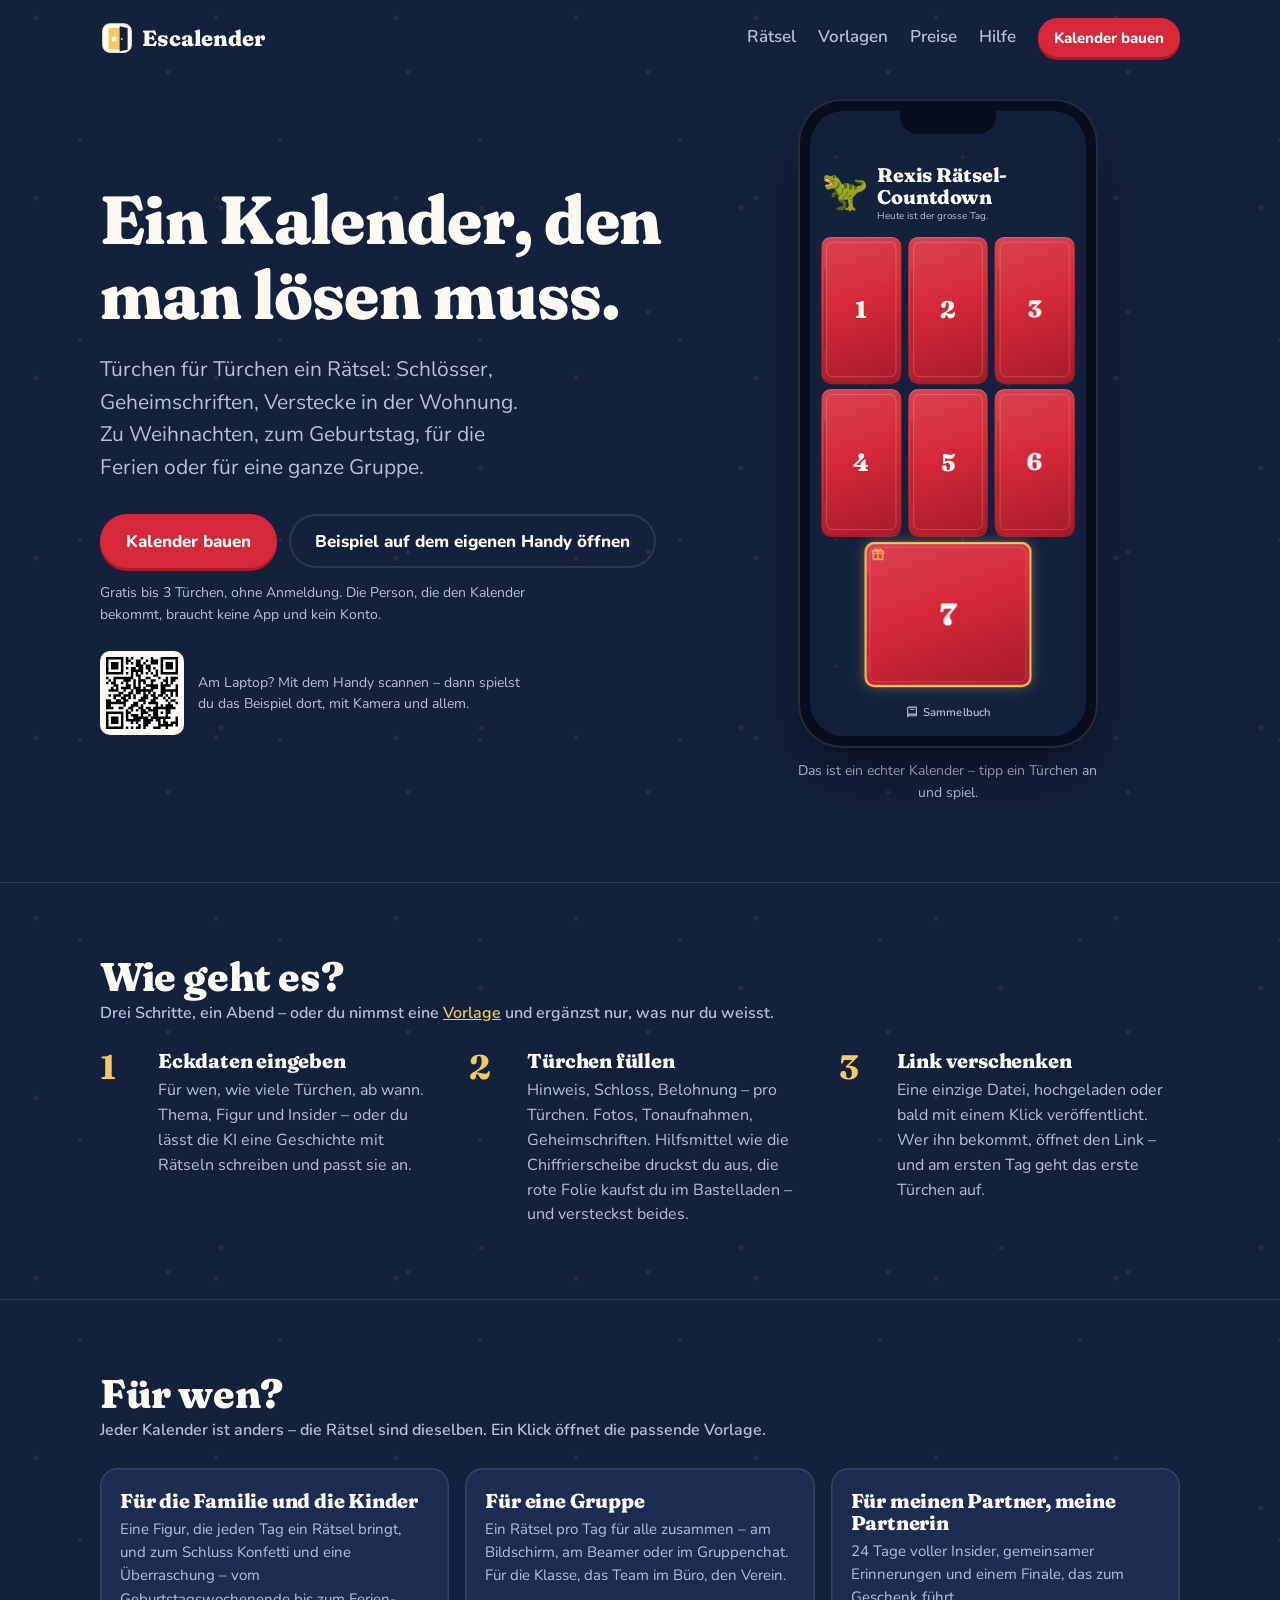
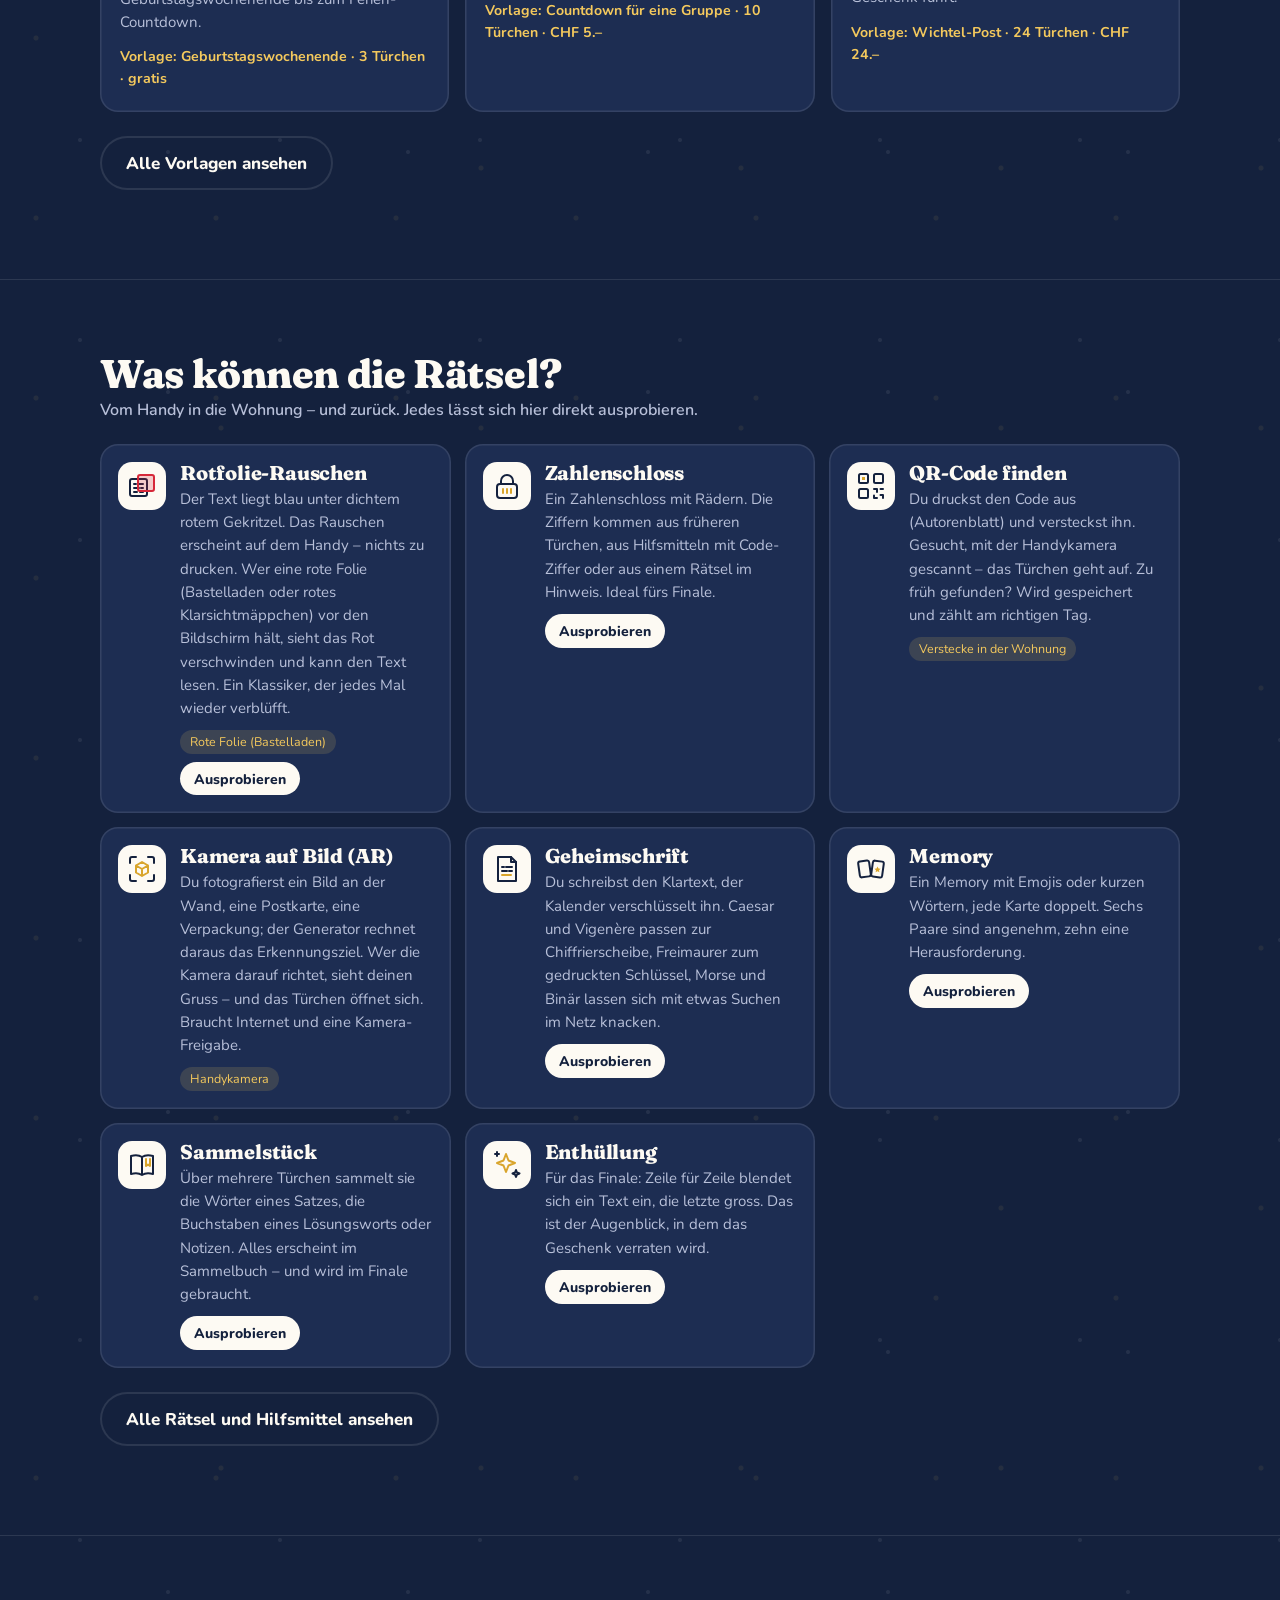
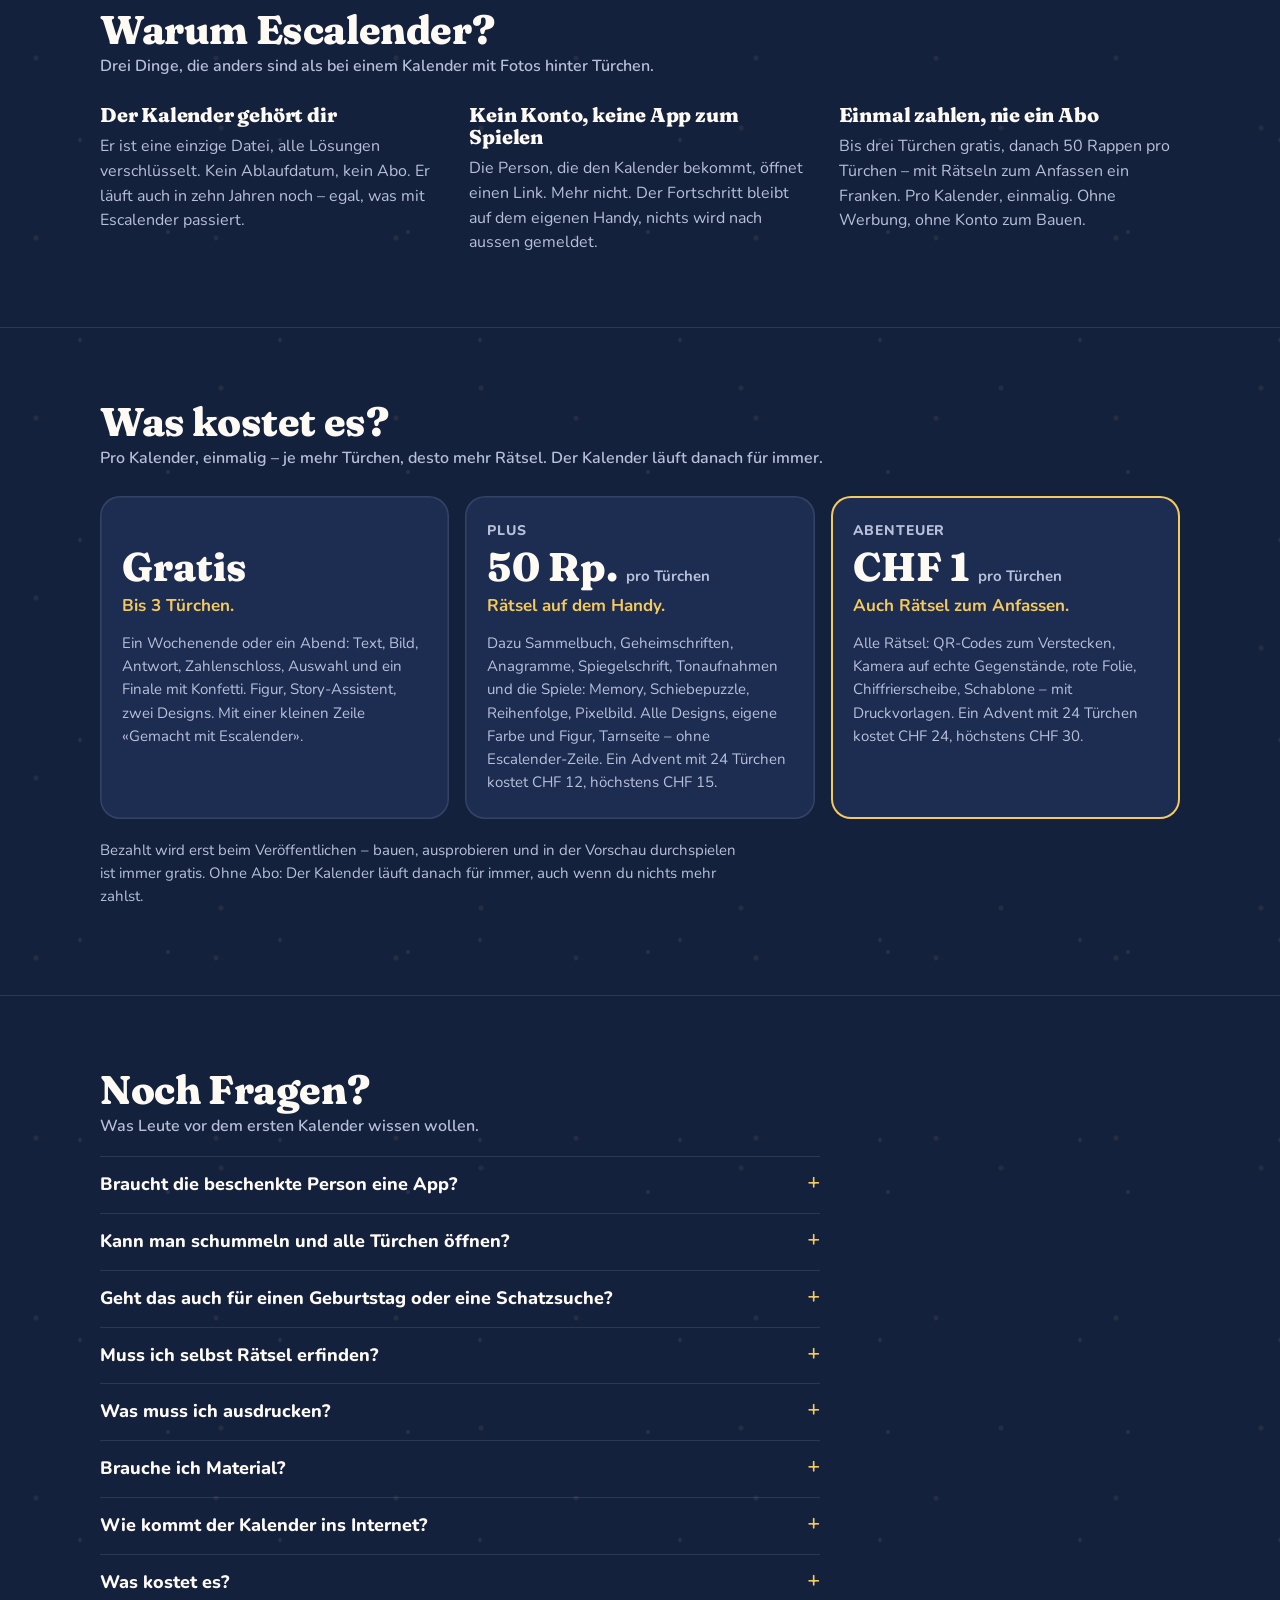
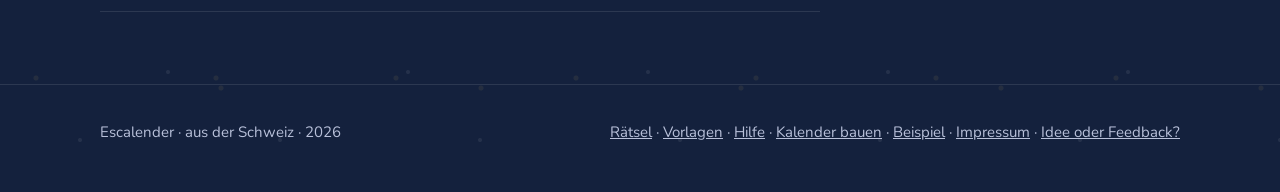
<file: index.html>
<!doctype html>
<html lang="de" data-basis="">
<head>
  <meta charset="utf-8">
  <meta name="viewport" content="width=device-width, initial-scale=1">
  <title>Escalender – Rätselkalender, die man lösen muss</title>
  <meta name="description" content="Baue einen Rätselkalender im Escape-Room-Stil: Schlösser, Geheimschriften, Verstecke in der Wohnung – zu Weihnachten, zum Geburtstag, für die Ferien oder für eine Gruppe. Gratis, ohne Konto für die Person, die ihn bekommt.">
  <meta name="theme-color" content="#14213d">
  <link rel="icon" href="data:image/svg+xml,%3Csvg xmlns='http://www.w3.org/2000/svg' viewBox='0 0 64 64'%3E%3Crect x='5' y='5' width='54' height='54' rx='14' fill='%23fdfaf3' stroke='%23e6dfcf' stroke-width='2'/%3E%3Crect x='16' y='13' width='30' height='40' rx='3' fill='%23f4c95d'/%3E%3Cpath d='M37 10 L52 13 V54 L37 57 Z' fill='%2314213d'/%3E%3Ccircle cx='41' cy='34' r='2' fill='%23f4c95d'/%3E%3Cpath d='M27 26 l2.2 4.6 5 .7-3.6 3.5.9 5-4.5-2.4-4.5 2.4.9-5-3.6-3.5 5-.7z' fill='%23fff8e1'/%3E%3C/svg%3E">
  <link rel="apple-touch-icon" href="apple-touch-icon.png">
  <link rel="stylesheet" href="site.css">
</head>
<body>
<header class="innen kopf">
  <a class="marke" href=""><svg class="logo" viewBox="0 0 64 64" aria-hidden="true"><rect x="5" y="5" width="54" height="54" rx="14" fill="#fdfaf3" stroke="#e6dfcf" stroke-width="2"/><rect x="16" y="13" width="30" height="40" rx="3" fill="#f4c95d"/><path d="M37 10 L52 13 V54 L37 57 Z" fill="#14213d"/><circle cx="41" cy="34" r="2" fill="#f4c95d"/><path d="M27 26 l2.2 4.6 5 .7-3.6 3.5.9 5-4.5-2.4-4.5 2.4.9-5-3.6-3.5 5-.7z" fill="#fff8e1"/></svg>Escalender</a>
  <nav>
    <a href="raetsel/">Rätsel</a>
    <a href="vorlagen/">Vorlagen</a>
    <a href="#preise">Preise</a>
    <a href="hilfe/">Hilfe</a>
    <a class="knopf klein" href="bauen/">Kalender bauen</a>
  </nav>
</header>

<section class="hero">
  <div class="innen">
    <div>
      <h1>Ein Kalender, den man lösen muss.</h1>
      <p class="lead">Türchen für Türchen ein Rätsel: Schlösser, Geheimschriften, Verstecke in der Wohnung. Zu Weihnachten, zum Geburtstag, für die Ferien oder für eine ganze Gruppe.</p>
      <div class="knoepfe">
        <a class="knopf" href="bauen/">Kalender bauen</a>
        <a class="knopf leise" href="beispiel/" target="_blank" rel="noopener">Beispiel auf dem eigenen Handy öffnen</a>
      </div>
      <p class="hinweis">Gratis bis 3 Türchen, ohne Anmeldung. Die Person, die den Kalender bekommt, braucht keine App und kein Konto.</p>
      <div class="qr-beispiel"><div class="qr"><svg version="1.1" xmlns="http://www.w3.org/2000/svg" viewBox="0 0 116 116"  preserveAspectRatio="xMinYMin meet"><rect width="100%" height="100%" fill="white" cx="0" cy="0"/><path d="M0,0l4,0 0,4 -4,0 0,-4z M4,0l4,0 0,4 -4,0 0,-4z M8,0l4,0 0,4 -4,0 0,-4z M12,0l4,0 0,4 -4,0 0,-4z M16,0l4,0 0,4 -4,0 0,-4z M20,0l4,0 0,4 -4,0 0,-4z M24,0l4,0 0,4 -4,0 0,-4z M32,0l4,0 0,4 -4,0 0,-4z M40,0l4,0 0,4 -4,0 0,-4z M56,0l4,0 0,4 -4,0 0,-4z M72,0l4,0 0,4 -4,0 0,-4z M88,0l4,0 0,4 -4,0 0,-4z M92,0l4,0 0,4 -4,0 0,-4z M96,0l4,0 0,4 -4,0 0,-4z M100,0l4,0 0,4 -4,0 0,-4z M104,0l4,0 0,4 -4,0 0,-4z M108,0l4,0 0,4 -4,0 0,-4z M112,0l4,0 0,4 -4,0 0,-4z M0,4l4,0 0,4 -4,0 0,-4z M24,4l4,0 0,4 -4,0 0,-4z M32,4l4,0 0,4 -4,0 0,-4z M36,4l4,0 0,4 -4,0 0,-4z M48,4l4,0 0,4 -4,0 0,-4z M52,4l4,0 0,4 -4,0 0,-4z M64,4l4,0 0,4 -4,0 0,-4z M72,4l4,0 0,4 -4,0 0,-4z M76,4l4,0 0,4 -4,0 0,-4z M80,4l4,0 0,4 -4,0 0,-4z M88,4l4,0 0,4 -4,0 0,-4z M112,4l4,0 0,4 -4,0 0,-4z M0,8l4,0 0,4 -4,0 0,-4z M8,8l4,0 0,4 -4,0 0,-4z M12,8l4,0 0,4 -4,0 0,-4z M16,8l4,0 0,4 -4,0 0,-4z M24,8l4,0 0,4 -4,0 0,-4z M32,8l4,0 0,4 -4,0 0,-4z M40,8l4,0 0,4 -4,0 0,-4z M48,8l4,0 0,4 -4,0 0,-4z M52,8l4,0 0,4 -4,0 0,-4z M60,8l4,0 0,4 -4,0 0,-4z M72,8l4,0 0,4 -4,0 0,-4z M76,8l4,0 0,4 -4,0 0,-4z M80,8l4,0 0,4 -4,0 0,-4z M88,8l4,0 0,4 -4,0 0,-4z M96,8l4,0 0,4 -4,0 0,-4z M100,8l4,0 0,4 -4,0 0,-4z M104,8l4,0 0,4 -4,0 0,-4z M112,8l4,0 0,4 -4,0 0,-4z M0,12l4,0 0,4 -4,0 0,-4z M8,12l4,0 0,4 -4,0 0,-4z M12,12l4,0 0,4 -4,0 0,-4z M16,12l4,0 0,4 -4,0 0,-4z M24,12l4,0 0,4 -4,0 0,-4z M48,12l4,0 0,4 -4,0 0,-4z M52,12l4,0 0,4 -4,0 0,-4z M56,12l4,0 0,4 -4,0 0,-4z M64,12l4,0 0,4 -4,0 0,-4z M68,12l4,0 0,4 -4,0 0,-4z M88,12l4,0 0,4 -4,0 0,-4z M96,12l4,0 0,4 -4,0 0,-4z M100,12l4,0 0,4 -4,0 0,-4z M104,12l4,0 0,4 -4,0 0,-4z M112,12l4,0 0,4 -4,0 0,-4z M0,16l4,0 0,4 -4,0 0,-4z M8,16l4,0 0,4 -4,0 0,-4z M12,16l4,0 0,4 -4,0 0,-4z M16,16l4,0 0,4 -4,0 0,-4z M24,16l4,0 0,4 -4,0 0,-4z M32,16l4,0 0,4 -4,0 0,-4z M40,16l4,0 0,4 -4,0 0,-4z M44,16l4,0 0,4 -4,0 0,-4z M52,16l4,0 0,4 -4,0 0,-4z M56,16l4,0 0,4 -4,0 0,-4z M64,16l4,0 0,4 -4,0 0,-4z M68,16l4,0 0,4 -4,0 0,-4z M76,16l4,0 0,4 -4,0 0,-4z M88,16l4,0 0,4 -4,0 0,-4z M96,16l4,0 0,4 -4,0 0,-4z M100,16l4,0 0,4 -4,0 0,-4z M104,16l4,0 0,4 -4,0 0,-4z M112,16l4,0 0,4 -4,0 0,-4z M0,20l4,0 0,4 -4,0 0,-4z M24,20l4,0 0,4 -4,0 0,-4z M40,20l4,0 0,4 -4,0 0,-4z M44,20l4,0 0,4 -4,0 0,-4z M48,20l4,0 0,4 -4,0 0,-4z M52,20l4,0 0,4 -4,0 0,-4z M56,20l4,0 0,4 -4,0 0,-4z M68,20l4,0 0,4 -4,0 0,-4z M80,20l4,0 0,4 -4,0 0,-4z M88,20l4,0 0,4 -4,0 0,-4z M112,20l4,0 0,4 -4,0 0,-4z M0,24l4,0 0,4 -4,0 0,-4z M4,24l4,0 0,4 -4,0 0,-4z M8,24l4,0 0,4 -4,0 0,-4z M12,24l4,0 0,4 -4,0 0,-4z M16,24l4,0 0,4 -4,0 0,-4z M20,24l4,0 0,4 -4,0 0,-4z M24,24l4,0 0,4 -4,0 0,-4z M32,24l4,0 0,4 -4,0 0,-4z M40,24l4,0 0,4 -4,0 0,-4z M48,24l4,0 0,4 -4,0 0,-4z M56,24l4,0 0,4 -4,0 0,-4z M64,24l4,0 0,4 -4,0 0,-4z M72,24l4,0 0,4 -4,0 0,-4z M80,24l4,0 0,4 -4,0 0,-4z M88,24l4,0 0,4 -4,0 0,-4z M92,24l4,0 0,4 -4,0 0,-4z M96,24l4,0 0,4 -4,0 0,-4z M100,24l4,0 0,4 -4,0 0,-4z M104,24l4,0 0,4 -4,0 0,-4z M108,24l4,0 0,4 -4,0 0,-4z M112,24l4,0 0,4 -4,0 0,-4z M40,28l4,0 0,4 -4,0 0,-4z M48,28l4,0 0,4 -4,0 0,-4z M52,28l4,0 0,4 -4,0 0,-4z M76,28l4,0 0,4 -4,0 0,-4z M80,28l4,0 0,4 -4,0 0,-4z M0,32l4,0 0,4 -4,0 0,-4z M12,32l4,0 0,4 -4,0 0,-4z M16,32l4,0 0,4 -4,0 0,-4z M20,32l4,0 0,4 -4,0 0,-4z M24,32l4,0 0,4 -4,0 0,-4z M28,32l4,0 0,4 -4,0 0,-4z M32,32l4,0 0,4 -4,0 0,-4z M36,32l4,0 0,4 -4,0 0,-4z M40,32l4,0 0,4 -4,0 0,-4z M52,32l4,0 0,4 -4,0 0,-4z M64,32l4,0 0,4 -4,0 0,-4z M68,32l4,0 0,4 -4,0 0,-4z M84,32l4,0 0,4 -4,0 0,-4z M96,32l4,0 0,4 -4,0 0,-4z M104,32l4,0 0,4 -4,0 0,-4z M108,32l4,0 0,4 -4,0 0,-4z M112,32l4,0 0,4 -4,0 0,-4z M4,36l4,0 0,4 -4,0 0,-4z M12,36l4,0 0,4 -4,0 0,-4z M28,36l4,0 0,4 -4,0 0,-4z M32,36l4,0 0,4 -4,0 0,-4z M36,36l4,0 0,4 -4,0 0,-4z M44,36l4,0 0,4 -4,0 0,-4z M52,36l4,0 0,4 -4,0 0,-4z M56,36l4,0 0,4 -4,0 0,-4z M60,36l4,0 0,4 -4,0 0,-4z M72,36l4,0 0,4 -4,0 0,-4z M76,36l4,0 0,4 -4,0 0,-4z M92,36l4,0 0,4 -4,0 0,-4z M96,36l4,0 0,4 -4,0 0,-4z M104,36l4,0 0,4 -4,0 0,-4z M108,36l4,0 0,4 -4,0 0,-4z M0,40l4,0 0,4 -4,0 0,-4z M8,40l4,0 0,4 -4,0 0,-4z M12,40l4,0 0,4 -4,0 0,-4z M24,40l4,0 0,4 -4,0 0,-4z M32,40l4,0 0,4 -4,0 0,-4z M44,40l4,0 0,4 -4,0 0,-4z M52,40l4,0 0,4 -4,0 0,-4z M60,40l4,0 0,4 -4,0 0,-4z M72,40l4,0 0,4 -4,0 0,-4z M88,40l4,0 0,4 -4,0 0,-4z M96,40l4,0 0,4 -4,0 0,-4z M104,40l4,0 0,4 -4,0 0,-4z M12,44l4,0 0,4 -4,0 0,-4z M16,44l4,0 0,4 -4,0 0,-4z M32,44l4,0 0,4 -4,0 0,-4z M36,44l4,0 0,4 -4,0 0,-4z M44,44l4,0 0,4 -4,0 0,-4z M52,44l4,0 0,4 -4,0 0,-4z M64,44l4,0 0,4 -4,0 0,-4z M68,44l4,0 0,4 -4,0 0,-4z M72,44l4,0 0,4 -4,0 0,-4z M76,44l4,0 0,4 -4,0 0,-4z M80,44l4,0 0,4 -4,0 0,-4z M88,44l4,0 0,4 -4,0 0,-4z M92,44l4,0 0,4 -4,0 0,-4z M96,44l4,0 0,4 -4,0 0,-4z M100,44l4,0 0,4 -4,0 0,-4z M112,44l4,0 0,4 -4,0 0,-4z M8,48l4,0 0,4 -4,0 0,-4z M16,48l4,0 0,4 -4,0 0,-4z M24,48l4,0 0,4 -4,0 0,-4z M28,48l4,0 0,4 -4,0 0,-4z M32,48l4,0 0,4 -4,0 0,-4z M36,48l4,0 0,4 -4,0 0,-4z M44,48l4,0 0,4 -4,0 0,-4z M48,48l4,0 0,4 -4,0 0,-4z M52,48l4,0 0,4 -4,0 0,-4z M60,48l4,0 0,4 -4,0 0,-4z M72,48l4,0 0,4 -4,0 0,-4z M76,48l4,0 0,4 -4,0 0,-4z M80,48l4,0 0,4 -4,0 0,-4z M88,48l4,0 0,4 -4,0 0,-4z M92,48l4,0 0,4 -4,0 0,-4z M112,48l4,0 0,4 -4,0 0,-4z M4,52l4,0 0,4 -4,0 0,-4z M8,52l4,0 0,4 -4,0 0,-4z M12,52l4,0 0,4 -4,0 0,-4z M16,52l4,0 0,4 -4,0 0,-4z M28,52l4,0 0,4 -4,0 0,-4z M40,52l4,0 0,4 -4,0 0,-4z M48,52l4,0 0,4 -4,0 0,-4z M52,52l4,0 0,4 -4,0 0,-4z M56,52l4,0 0,4 -4,0 0,-4z M60,52l4,0 0,4 -4,0 0,-4z M64,52l4,0 0,4 -4,0 0,-4z M68,52l4,0 0,4 -4,0 0,-4z M72,52l4,0 0,4 -4,0 0,-4z M88,52l4,0 0,4 -4,0 0,-4z M92,52l4,0 0,4 -4,0 0,-4z M96,52l4,0 0,4 -4,0 0,-4z M100,52l4,0 0,4 -4,0 0,-4z M104,52l4,0 0,4 -4,0 0,-4z M108,52l4,0 0,4 -4,0 0,-4z M112,52l4,0 0,4 -4,0 0,-4z M20,56l4,0 0,4 -4,0 0,-4z M24,56l4,0 0,4 -4,0 0,-4z M36,56l4,0 0,4 -4,0 0,-4z M40,56l4,0 0,4 -4,0 0,-4z M48,56l4,0 0,4 -4,0 0,-4z M52,56l4,0 0,4 -4,0 0,-4z M60,56l4,0 0,4 -4,0 0,-4z M68,56l4,0 0,4 -4,0 0,-4z M76,56l4,0 0,4 -4,0 0,-4z M88,56l4,0 0,4 -4,0 0,-4z M92,56l4,0 0,4 -4,0 0,-4z M104,56l4,0 0,4 -4,0 0,-4z M112,56l4,0 0,4 -4,0 0,-4z M4,60l4,0 0,4 -4,0 0,-4z M12,60l4,0 0,4 -4,0 0,-4z M16,60l4,0 0,4 -4,0 0,-4z M20,60l4,0 0,4 -4,0 0,-4z M28,60l4,0 0,4 -4,0 0,-4z M32,60l4,0 0,4 -4,0 0,-4z M36,60l4,0 0,4 -4,0 0,-4z M44,60l4,0 0,4 -4,0 0,-4z M60,60l4,0 0,4 -4,0 0,-4z M64,60l4,0 0,4 -4,0 0,-4z M72,60l4,0 0,4 -4,0 0,-4z M76,60l4,0 0,4 -4,0 0,-4z M84,60l4,0 0,4 -4,0 0,-4z M88,60l4,0 0,4 -4,0 0,-4z M96,60l4,0 0,4 -4,0 0,-4z M104,60l4,0 0,4 -4,0 0,-4z M112,60l4,0 0,4 -4,0 0,-4z M12,64l4,0 0,4 -4,0 0,-4z M24,64l4,0 0,4 -4,0 0,-4z M28,64l4,0 0,4 -4,0 0,-4z M36,64l4,0 0,4 -4,0 0,-4z M44,64l4,0 0,4 -4,0 0,-4z M56,64l4,0 0,4 -4,0 0,-4z M60,64l4,0 0,4 -4,0 0,-4z M64,64l4,0 0,4 -4,0 0,-4z M76,64l4,0 0,4 -4,0 0,-4z M80,64l4,0 0,4 -4,0 0,-4z M92,64l4,0 0,4 -4,0 0,-4z M100,64l4,0 0,4 -4,0 0,-4z M0,68l4,0 0,4 -4,0 0,-4z M4,68l4,0 0,4 -4,0 0,-4z M16,68l4,0 0,4 -4,0 0,-4z M20,68l4,0 0,4 -4,0 0,-4z M28,68l4,0 0,4 -4,0 0,-4z M32,68l4,0 0,4 -4,0 0,-4z M52,68l4,0 0,4 -4,0 0,-4z M56,68l4,0 0,4 -4,0 0,-4z M60,68l4,0 0,4 -4,0 0,-4z M72,68l4,0 0,4 -4,0 0,-4z M76,68l4,0 0,4 -4,0 0,-4z M96,68l4,0 0,4 -4,0 0,-4z M104,68l4,0 0,4 -4,0 0,-4z M108,68l4,0 0,4 -4,0 0,-4z M0,72l4,0 0,4 -4,0 0,-4z M4,72l4,0 0,4 -4,0 0,-4z M8,72l4,0 0,4 -4,0 0,-4z M12,72l4,0 0,4 -4,0 0,-4z M16,72l4,0 0,4 -4,0 0,-4z M20,72l4,0 0,4 -4,0 0,-4z M24,72l4,0 0,4 -4,0 0,-4z M28,72l4,0 0,4 -4,0 0,-4z M44,72l4,0 0,4 -4,0 0,-4z M48,72l4,0 0,4 -4,0 0,-4z M60,72l4,0 0,4 -4,0 0,-4z M68,72l4,0 0,4 -4,0 0,-4z M72,72l4,0 0,4 -4,0 0,-4z M76,72l4,0 0,4 -4,0 0,-4z M80,72l4,0 0,4 -4,0 0,-4z M100,72l4,0 0,4 -4,0 0,-4z M112,72l4,0 0,4 -4,0 0,-4z M0,76l4,0 0,4 -4,0 0,-4z M4,76l4,0 0,4 -4,0 0,-4z M28,76l4,0 0,4 -4,0 0,-4z M40,76l4,0 0,4 -4,0 0,-4z M44,76l4,0 0,4 -4,0 0,-4z M48,76l4,0 0,4 -4,0 0,-4z M56,76l4,0 0,4 -4,0 0,-4z M80,76l4,0 0,4 -4,0 0,-4z M88,76l4,0 0,4 -4,0 0,-4z M96,76l4,0 0,4 -4,0 0,-4z M100,76l4,0 0,4 -4,0 0,-4z M104,76l4,0 0,4 -4,0 0,-4z M0,80l4,0 0,4 -4,0 0,-4z M4,80l4,0 0,4 -4,0 0,-4z M8,80l4,0 0,4 -4,0 0,-4z M20,80l4,0 0,4 -4,0 0,-4z M24,80l4,0 0,4 -4,0 0,-4z M36,80l4,0 0,4 -4,0 0,-4z M40,80l4,0 0,4 -4,0 0,-4z M52,80l4,0 0,4 -4,0 0,-4z M56,80l4,0 0,4 -4,0 0,-4z M64,80l4,0 0,4 -4,0 0,-4z M68,80l4,0 0,4 -4,0 0,-4z M76,80l4,0 0,4 -4,0 0,-4z M80,80l4,0 0,4 -4,0 0,-4z M84,80l4,0 0,4 -4,0 0,-4z M88,80l4,0 0,4 -4,0 0,-4z M92,80l4,0 0,4 -4,0 0,-4z M96,80l4,0 0,4 -4,0 0,-4z M100,80l4,0 0,4 -4,0 0,-4z M104,80l4,0 0,4 -4,0 0,-4z M108,80l4,0 0,4 -4,0 0,-4z M32,84l4,0 0,4 -4,0 0,-4z M40,84l4,0 0,4 -4,0 0,-4z M48,84l4,0 0,4 -4,0 0,-4z M56,84l4,0 0,4 -4,0 0,-4z M60,84l4,0 0,4 -4,0 0,-4z M68,84l4,0 0,4 -4,0 0,-4z M72,84l4,0 0,4 -4,0 0,-4z M76,84l4,0 0,4 -4,0 0,-4z M80,84l4,0 0,4 -4,0 0,-4z M96,84l4,0 0,4 -4,0 0,-4z M100,84l4,0 0,4 -4,0 0,-4z M0,88l4,0 0,4 -4,0 0,-4z M4,88l4,0 0,4 -4,0 0,-4z M8,88l4,0 0,4 -4,0 0,-4z M12,88l4,0 0,4 -4,0 0,-4z M16,88l4,0 0,4 -4,0 0,-4z M20,88l4,0 0,4 -4,0 0,-4z M24,88l4,0 0,4 -4,0 0,-4z M32,88l4,0 0,4 -4,0 0,-4z M36,88l4,0 0,4 -4,0 0,-4z M56,88l4,0 0,4 -4,0 0,-4z M60,88l4,0 0,4 -4,0 0,-4z M64,88l4,0 0,4 -4,0 0,-4z M76,88l4,0 0,4 -4,0 0,-4z M80,88l4,0 0,4 -4,0 0,-4z M88,88l4,0 0,4 -4,0 0,-4z M96,88l4,0 0,4 -4,0 0,-4z M100,88l4,0 0,4 -4,0 0,-4z M0,92l4,0 0,4 -4,0 0,-4z M24,92l4,0 0,4 -4,0 0,-4z M32,92l4,0 0,4 -4,0 0,-4z M40,92l4,0 0,4 -4,0 0,-4z M44,92l4,0 0,4 -4,0 0,-4z M48,92l4,0 0,4 -4,0 0,-4z M56,92l4,0 0,4 -4,0 0,-4z M68,92l4,0 0,4 -4,0 0,-4z M76,92l4,0 0,4 -4,0 0,-4z M80,92l4,0 0,4 -4,0 0,-4z M96,92l4,0 0,4 -4,0 0,-4z M0,96l4,0 0,4 -4,0 0,-4z M8,96l4,0 0,4 -4,0 0,-4z M12,96l4,0 0,4 -4,0 0,-4z M16,96l4,0 0,4 -4,0 0,-4z M24,96l4,0 0,4 -4,0 0,-4z M32,96l4,0 0,4 -4,0 0,-4z M44,96l4,0 0,4 -4,0 0,-4z M48,96l4,0 0,4 -4,0 0,-4z M52,96l4,0 0,4 -4,0 0,-4z M56,96l4,0 0,4 -4,0 0,-4z M60,96l4,0 0,4 -4,0 0,-4z M64,96l4,0 0,4 -4,0 0,-4z M72,96l4,0 0,4 -4,0 0,-4z M76,96l4,0 0,4 -4,0 0,-4z M80,96l4,0 0,4 -4,0 0,-4z M84,96l4,0 0,4 -4,0 0,-4z M88,96l4,0 0,4 -4,0 0,-4z M92,96l4,0 0,4 -4,0 0,-4z M96,96l4,0 0,4 -4,0 0,-4z M100,96l4,0 0,4 -4,0 0,-4z M112,96l4,0 0,4 -4,0 0,-4z M0,100l4,0 0,4 -4,0 0,-4z M8,100l4,0 0,4 -4,0 0,-4z M12,100l4,0 0,4 -4,0 0,-4z M16,100l4,0 0,4 -4,0 0,-4z M24,100l4,0 0,4 -4,0 0,-4z M32,100l4,0 0,4 -4,0 0,-4z M36,100l4,0 0,4 -4,0 0,-4z M40,100l4,0 0,4 -4,0 0,-4z M44,100l4,0 0,4 -4,0 0,-4z M48,100l4,0 0,4 -4,0 0,-4z M52,100l4,0 0,4 -4,0 0,-4z M60,100l4,0 0,4 -4,0 0,-4z M64,100l4,0 0,4 -4,0 0,-4z M68,100l4,0 0,4 -4,0 0,-4z M72,100l4,0 0,4 -4,0 0,-4z M80,100l4,0 0,4 -4,0 0,-4z M84,100l4,0 0,4 -4,0 0,-4z M92,100l4,0 0,4 -4,0 0,-4z M112,100l4,0 0,4 -4,0 0,-4z M0,104l4,0 0,4 -4,0 0,-4z M8,104l4,0 0,4 -4,0 0,-4z M12,104l4,0 0,4 -4,0 0,-4z M16,104l4,0 0,4 -4,0 0,-4z M24,104l4,0 0,4 -4,0 0,-4z M40,104l4,0 0,4 -4,0 0,-4z M48,104l4,0 0,4 -4,0 0,-4z M60,104l4,0 0,4 -4,0 0,-4z M64,104l4,0 0,4 -4,0 0,-4z M68,104l4,0 0,4 -4,0 0,-4z M84,104l4,0 0,4 -4,0 0,-4z M92,104l4,0 0,4 -4,0 0,-4z M96,104l4,0 0,4 -4,0 0,-4z M104,104l4,0 0,4 -4,0 0,-4z M108,104l4,0 0,4 -4,0 0,-4z M112,104l4,0 0,4 -4,0 0,-4z M0,108l4,0 0,4 -4,0 0,-4z M24,108l4,0 0,4 -4,0 0,-4z M52,108l4,0 0,4 -4,0 0,-4z M60,108l4,0 0,4 -4,0 0,-4z M64,108l4,0 0,4 -4,0 0,-4z M84,108l4,0 0,4 -4,0 0,-4z M88,108l4,0 0,4 -4,0 0,-4z M92,108l4,0 0,4 -4,0 0,-4z M96,108l4,0 0,4 -4,0 0,-4z M100,108l4,0 0,4 -4,0 0,-4z M104,108l4,0 0,4 -4,0 0,-4z M112,108l4,0 0,4 -4,0 0,-4z M0,112l4,0 0,4 -4,0 0,-4z M4,112l4,0 0,4 -4,0 0,-4z M8,112l4,0 0,4 -4,0 0,-4z M12,112l4,0 0,4 -4,0 0,-4z M16,112l4,0 0,4 -4,0 0,-4z M20,112l4,0 0,4 -4,0 0,-4z M24,112l4,0 0,4 -4,0 0,-4z M32,112l4,0 0,4 -4,0 0,-4z M40,112l4,0 0,4 -4,0 0,-4z M48,112l4,0 0,4 -4,0 0,-4z M52,112l4,0 0,4 -4,0 0,-4z M60,112l4,0 0,4 -4,0 0,-4z M76,112l4,0 0,4 -4,0 0,-4z M80,112l4,0 0,4 -4,0 0,-4z M84,112l4,0 0,4 -4,0 0,-4z M96,112l4,0 0,4 -4,0 0,-4z " stroke="transparent" fill="black"/></svg></div><p>Am Laptop? Mit dem Handy scannen – dann spielst du das Beispiel dort, mit Kamera und allem.</p></div>
    </div>
    <div class="telefon">
      <div class="rahmen"><div class="glas"><iframe title="Beispiel: Rexis Rätsel-Countdown" src="beispiel/" loading="eager"></iframe></div></div>
      <p class="tipp">Das ist ein echter Kalender – tipp ein Türchen an und spiel.</p>
    </div>
  </div>
</section>

<section id="so">
  <div class="innen">
    <h2>Wie geht es?<span>Drei Schritte, ein Abend – oder du nimmst eine <a href="vorlagen/">Vorlage</a> und ergänzst nur, was nur du weisst.</span></h2>
    <div class="schritte">
      <div class="schritt"><b>1</b><div><h3>Eckdaten eingeben</h3><p>Für wen, wie viele Türchen, ab wann. Thema, Figur und Insider – oder du lässt die KI eine Geschichte mit Rätseln schreiben und passt sie an.</p></div></div>
      <div class="schritt"><b>2</b><div><h3>Türchen füllen</h3><p>Hinweis, Schloss, Belohnung – pro Türchen. Fotos, Tonaufnahmen, Geheimschriften. Hilfsmittel wie die Chiffrierscheibe druckst du aus, die rote Folie kaufst du im Bastelladen – und versteckst beides.</p></div></div>
      <div class="schritt"><b>3</b><div><h3>Link verschenken</h3><p>Eine einzige Datei, hochgeladen oder bald mit einem Klick veröffentlicht. Wer ihn bekommt, öffnet den Link – und am ersten Tag geht das erste Türchen auf.</p></div></div>
    </div>
  </div>
</section>

<section id="wen">
  <div class="innen">
    <h2>Für wen?<span>Jeder Kalender ist anders – die Rätsel sind dieselben. Ein Klick öffnet die passende Vorlage.</span></h2>
    <div class="wen">
      <a href="bauen/?vorlage=geburtstagswochenende"><h3>Für die Familie und die Kinder</h3><p>Eine Figur, die jeden Tag ein Rätsel bringt, und zum Schluss Konfetti und eine Überraschung – vom Geburtstagswochenende bis zum Ferien-Countdown.</p><small>Vorlage: Geburtstags­wochenende · 3 Türchen · gratis</small></a>
      <a href="bauen/?vorlage=gruppen-countdown"><h3>Für eine Gruppe</h3><p>Ein Rätsel pro Tag für alle zusammen – am Bildschirm, am Beamer oder im Gruppenchat. Für die Klasse, das Team im Büro, den Verein.</p><small>Vorlage: Countdown für eine Gruppe · 10 Türchen · CHF 5.–</small></a>
      <a href="bauen/?vorlage=wichtel-post"><h3>Für meinen Partner, meine Partnerin</h3><p>24 Tage voller Insider, gemeinsamer Erinnerungen und einem Finale, das zum Geschenk führt.</p><small>Vorlage: Wichtel-Post · 24 Türchen · CHF 24.–</small></a>
    </div>
    <p class="mehr"><a class="knopf leise" href="vorlagen/">Alle Vorlagen ansehen</a></p>
  </div>
</section>

<section id="raetsel">
  <div class="innen">
    <h2>Was können die Rätsel?<span>Vom Handy in die Wohnung – und zurück. Jedes lässt sich hier direkt ausprobieren.</span></h2>
    <div class="karten"><article class="karte"><div class="karte-icon"><svg class="ri" viewBox="0 0 32 32" fill="none" stroke="currentColor" stroke-width="2" stroke-linecap="round" stroke-linejoin="round" aria-hidden="true"><rect x="4" y="9" width="17" height="17" rx="2"/><path d="M8 14h2M13 14h4M8 18h5M15 18h2M8 22h3M14 22h3"/><rect class="rot" x="12" y="5" width="16" height="16" rx="2"/></svg></div><div class="karte-text"><h3>Rotfolie-Rauschen</h3><p>Der Text liegt blau unter dichtem rotem Gekritzel. Das Rauschen erscheint auf dem Handy – nichts zu drucken. Wer eine rote Folie (Bastelladen oder rotes Klarsichtmäppchen) vor den Bildschirm hält, sieht das Rot verschwinden und kann den Text lesen. Ein Klassiker, der jedes Mal wieder verblüfft.</p><div class="karte-fuss"><span class="tag">Rote Folie (Bastelladen)</span><button class="probe" data-tuer="2">Ausprobieren</button></div></div></article><article class="karte"><div class="karte-icon"><svg class="ri" viewBox="0 0 32 32" fill="none" stroke="currentColor" stroke-width="2" stroke-linecap="round" stroke-linejoin="round" aria-hidden="true"><path d="M10 14v-3a6 6 0 0 1 12 0v3"/><rect x="6" y="14" width="20" height="14" rx="3"/><path class="ak" d="M12 19v4M16 19v4M20 19v4"/></svg></div><div class="karte-text"><h3>Zahlenschloss</h3><p>Ein Zahlenschloss mit Rädern. Die Ziffern kommen aus früheren Türchen, aus Hilfsmitteln mit Code-Ziffer oder aus einem Rätsel im Hinweis. Ideal fürs Finale.</p><div class="karte-fuss"><button class="probe" data-tuer="7">Ausprobieren</button></div></div></article><article class="karte"><div class="karte-icon"><svg class="ri" viewBox="0 0 32 32" fill="none" stroke="currentColor" stroke-width="2" stroke-linecap="round" stroke-linejoin="round" aria-hidden="true"><rect x="4" y="4" width="9" height="9" rx="1.5"/><rect x="19" y="4" width="9" height="9" rx="1.5"/><rect x="4" y="19" width="9" height="9" rx="1.5"/><path d="M19 19h3v3M25.5 19h2.5M19 25.5V28h3M25.5 25h2.5v3"/><rect class="akf" x="7" y="7" width="3" height="3"/></svg></div><div class="karte-text"><h3>QR-Code finden</h3><p>Du druckst den Code aus (Autorenblatt) und versteckst ihn. Gesucht, mit der Handykamera gescannt – das Türchen geht auf. Zu früh gefunden? Wird gespeichert und zählt am richtigen Tag.</p><div class="karte-fuss"><span class="tag">Verstecke in der Wohnung</span></div></div></article><article class="karte"><div class="karte-icon"><svg class="ri" viewBox="0 0 32 32" fill="none" stroke="currentColor" stroke-width="2" stroke-linecap="round" stroke-linejoin="round" aria-hidden="true"><path d="M4 10V6a2 2 0 0 1 2-2h4M22 4h4a2 2 0 0 1 2 2v4M28 22v4a2 2 0 0 1-2 2h-4M10 28H6a2 2 0 0 1-2-2v-4"/><path class="ak" d="M16 9l6 3.5v7L16 23l-6-3.5v-7zM10 12.5l6 3.5 6-3.5M16 16v7"/></svg></div><div class="karte-text"><h3>Kamera auf Bild (AR)</h3><p>Du fotografierst ein Bild an der Wand, eine Postkarte, eine Verpackung; der Generator rechnet daraus das Erkennungsziel. Wer die Kamera darauf richtet, sieht deinen Gruss – und das Türchen öffnet sich. Braucht Internet und eine Kamera-Freigabe.</p><div class="karte-fuss"><span class="tag">Handykamera</span></div></div></article><article class="karte"><div class="karte-icon"><svg class="ri" viewBox="0 0 32 32" fill="none" stroke="currentColor" stroke-width="2" stroke-linecap="round" stroke-linejoin="round" aria-hidden="true"><path d="M7 4h13l5 5v19H7z"/><path d="M20 4v5h5"/><path d="M11 14h2M15 14h6M11 18h5M18 18h3"/><path class="ak" d="M11 22h9"/></svg></div><div class="karte-text"><h3>Geheimschrift</h3><p>Du schreibst den Klartext, der Kalender verschlüsselt ihn. Caesar und Vigenère passen zur Chiffrierscheibe, Freimaurer zum gedruckten Schlüssel, Morse und Binär lassen sich mit etwas Suchen im Netz knacken.</p><div class="karte-fuss"><button class="probe" data-tuer="4">Ausprobieren</button></div></div></article><article class="karte"><div class="karte-icon"><svg class="ri" viewBox="0 0 32 32" fill="none" stroke="currentColor" stroke-width="2" stroke-linecap="round" stroke-linejoin="round" aria-hidden="true"><rect x="4" y="8" width="11" height="16" rx="2" transform="rotate(-8 9 16)"/><rect x="17" y="8" width="11" height="16" rx="2" transform="rotate(8 22 16)"/><path class="akf" d="M22.5 13.5l1 2 2 .3-1.5 1.4.4 2-1.9-1-1.9 1 .4-2-1.5-1.4 2-.3z"/></svg></div><div class="karte-text"><h3>Memory</h3><p>Ein Memory mit Emojis oder kurzen Wörtern, jede Karte doppelt. Sechs Paare sind angenehm, zehn eine Herausforderung.</p><div class="karte-fuss"><button class="probe" data-tuer="11">Ausprobieren</button></div></div></article><article class="karte"><div class="karte-icon"><svg class="ri" viewBox="0 0 32 32" fill="none" stroke="currentColor" stroke-width="2" stroke-linecap="round" stroke-linejoin="round" aria-hidden="true"><path d="M16 8c-3-2-7-2-11-1v18c4-1 8-1 11 1 3-2 7-2 11-1V7c-4-1-8-1-11 1zM16 8v18"/><path class="ak" d="M20 10v7l2-1.5 2 1.5v-7"/></svg></div><div class="karte-text"><h3>Sammelstück</h3><p>Über mehrere Türchen sammelt sie die Wörter eines Satzes, die Buchstaben eines Lösungsworts oder Notizen. Alles erscheint im Sammelbuch – und wird im Finale gebraucht.</p><div class="karte-fuss"><button class="probe" data-tuer="16">Ausprobieren</button></div></div></article><article class="karte"><div class="karte-icon"><svg class="ri" viewBox="0 0 32 32" fill="none" stroke="currentColor" stroke-width="2" stroke-linecap="round" stroke-linejoin="round" aria-hidden="true"><path class="ak" d="M15 5l2.5 6.5L24 14l-6.5 2.5L15 23l-2.5-6.5L6 14l6.5-2.5z"/><path d="M25 21l1 2.5 2.5 1-2.5 1-1 2.5-1-2.5-2.5-1 2.5-1zM6 3v4M4 5h4"/></svg></div><div class="karte-text"><h3>Enthüllung</h3><p>Für das Finale: Zeile für Zeile blendet sich ein Text ein, die letzte gross. Das ist der Augenblick, in dem das Geschenk verraten wird.</p><div class="karte-fuss"><button class="probe" data-tuer="14">Ausprobieren</button></div></div></article></div>
    <p class="mehr"><a class="knopf leise" href="raetsel/">Alle Rätsel und Hilfsmittel ansehen</a></p>
  </div>
</section>

<section id="warum">
  <div class="innen">
    <h2>Warum Escalender?<span>Drei Dinge, die anders sind als bei einem Kalender mit Fotos hinter Türchen.</span></h2>
    <div class="versprechen">
      <div><h3>Der Kalender gehört dir</h3><p>Er ist eine einzige Datei, alle Lösungen verschlüsselt. Kein Ablaufdatum, kein Abo. Er läuft auch in zehn Jahren noch – egal, was mit Escalender passiert.</p></div>
      <div><h3>Kein Konto, keine App zum Spielen</h3><p>Die Person, die den Kalender bekommt, öffnet einen Link. Mehr nicht. Der Fortschritt bleibt auf dem eigenen Handy, nichts wird nach aussen gemeldet.</p></div>
      <div><h3>Einmal zahlen, nie ein Abo</h3><p>Bis drei Türchen gratis, danach 50 Rappen pro Türchen – mit Rätseln zum Anfassen ein Franken. Pro Kalender, einmalig. Ohne Werbung, ohne Konto zum Bauen.</p></div>
    </div>
  </div>
</section>

<section id="preise">
  <div class="innen">
    <h2>Was kostet es?<span>Pro Kalender, einmalig – je mehr Türchen, desto mehr Rätsel. Der Kalender läuft danach für immer.</span></h2>
    <div class="preise"><div class="preis stufe-gratis"><span class="preis-name">Gratis</span><span class="preis-betrag">Gratis</span><span class="preis-satz">Bis 3 Türchen.</span><p>Ein Wochenende oder ein Abend: Text, Bild, Antwort, Zahlenschloss, Auswahl und ein Finale mit Konfetti. Figur, Story-Assistent, zwei Designs. Mit einer kleinen Zeile «Gemacht mit Escalender».</p></div><div class="preis stufe-kalender"><span class="preis-name">Plus</span><span class="preis-betrag">50 Rp. <small>pro Türchen</small></span><span class="preis-satz">Rätsel auf dem Handy.</span><p>Dazu Sammelbuch, Geheimschriften, Anagramme, Spiegelschrift, Tonaufnahmen und die Spiele: Memory, Schiebepuzzle, Reihenfolge, Pixelbild. Alle Designs, eigene Farbe und Figur, Tarnseite – ohne Escalender-Zeile. Ein Advent mit 24 Türchen kostet CHF 12, höchstens CHF 15.</p></div><div class="preis stufe-alles"><span class="preis-name">Abenteuer</span><span class="preis-betrag">CHF 1 <small>pro Türchen</small></span><span class="preis-satz">Auch Rätsel zum Anfassen.</span><p>Alle Rätsel: QR-Codes zum Verstecken, Kamera auf echte Gegenstände, rote Folie, Chiffrierscheibe, Schablone – mit Druckvorlagen. Ein Advent mit 24 Türchen kostet CHF 24, höchstens CHF 30.</p></div></div>
    <p class="preis-hinweis">Bezahlt wird erst beim Veröffentlichen – bauen, ausprobieren und in der Vorschau durchspielen ist immer gratis. Ohne Abo: Der Kalender läuft danach für immer, auch wenn du nichts mehr zahlst.</p>
  </div>
</section>

<section id="fragen">
  <div class="innen">
    <h2>Noch Fragen?<span>Was Leute vor dem ersten Kalender wissen wollen.</span></h2>
    <div class="fragen">
      <details><summary>Braucht die beschenkte Person eine App?</summary><p>Nein. Der Kalender ist eine Webseite, die auf jedem Handy im Browser läuft. Sie oder er bekommt einen Link, das ist alles. Der Fortschritt wird auf dem Handy gespeichert.</p></details>
      <details><summary>Kann man schummeln und alle Türchen öffnen?</summary><p>Nein. Die Türchen sind verschlüsselt und werden erst am richtigen Tag entschlüsselt – die Uhr am Handy verstellen hilft nicht, weil das Datum vom Server kommt. Auch wer die Datei öffnet und hineinschaut, findet keine Lösungen.</p></details>
      <details><summary>Geht das auch für einen Geburtstag oder eine Schatzsuche?</summary><p>Ja. Startdatum und Anzahl Türchen sind frei wählbar. Und die Türchen können sich statt nach Datum auch nacheinander öffnen – das nächste, sobald das vorherige gelöst ist. Dann ist es ein Escape-Game für einen Abend.</p></details>
      <details><summary>Muss ich selbst Rätsel erfinden?</summary><p>Nicht unbedingt. Der Story-Assistent fragt dich nach Eckdaten und Insidern und erzeugt einen Text, den du einer KI deiner Wahl gibst. Die Antwort fügst du ein, der Generator prüft sie und baut die Türchen. Was nur du weisst, ergänzt du danach.</p></details>
      <details><summary>Was muss ich ausdrucken?</summary><p>Nur, was du einbaust: QR-Codes zum Verstecken, die Chiffrierscheibe, die Schablone, den Freimaurer-Schlüssel – alles als Druckvorlage im Generator. Ein Kalender kann auch komplett ohne Drucker auskommen.</p></details>
      <details><summary>Brauche ich Material?</summary><p>Meistens nicht – fast alles läuft auf dem Handy, dazu höchstens etwas Papier. Nur zwei Rätselarten brauchen etwas aus dem Laden: für die rote Folie eine rote Farbfolie aus dem Bastelladen oder ein rotes Klarsichtmäppchen (mit der Testseite aus dem Generator prüfst du, ob der Farbton passt), für Spiegelschrift einen Taschenspiegel. Was der Kalender selbst kostet, steht <a href="#preise">bei den Preisen</a>.</p></details>
      <details><summary>Wie kommt der Kalender ins Internet?</summary><p>Heute lädst du die fertige Datei auf eine Seite wie GitHub Pages hoch – <a href="hilfe/#internet">die Anleitung</a> führt dich Schritt für Schritt durch. Bald geht es mit einem Klick direkt von Escalender aus.</p></details>
      <details><summary>Was kostet es?</summary><p>Bis drei Türchen mit den Grundrätseln ist ein Kalender gratis – fertig und verschenkbar, etwa fürs Geburtstagswochenende. Darüber zahlst du pro Türchen: 50 Rappen, mit Rätseln zum Anfassen (versteckte QR-Codes, Kamera auf Gegenstände, rote Folie, Drehscheibe) ein Franken. Ein Advent mit 24 Türchen kostet also 12 oder 24 Franken, nie mehr als 15 bzw. 30. Pro Kalender, einmalig, kein Abo – bezahlt wird erst beim Veröffentlichen.</p></details>
    </div>
  </div>
</section>

<footer>
  <div class="innen">
    <span>Escalender · aus der Schweiz · 2026</span>
    <span><a href="raetsel/">Rätsel</a> · <a href="vorlagen/">Vorlagen</a> · <a href="hilfe/">Hilfe</a> · <a href="bauen/">Kalender bauen</a> · <a href="beispiel/" target="_blank" rel="noopener">Beispiel</a> · <a href="impressum/">Impressum</a> · <a class="feedback-link" href="mailto:test@escalender.ch?subject=Escalender%20%E2%80%93%20Idee%20oder%20Feedback&amp;body=Hallo!%0A%0AWas%20wolltest%20du%20machen%3F%0A%0A%0AWas%20ist%20passiert%20%E2%80%93%20oder%20was%20fehlt%20dir%3F%0A%0A%0AGer%C3%A4t%20und%20Browser%20(z.%20B.%20iPhone%2C%20Safari)%3A%0A%0A%0A(gesendet%20aus%3A%20Website)">Idee oder Feedback?</a></span>
  </div>
</footer>
<script src="site.js"></script>
</body>
</html>
</file>
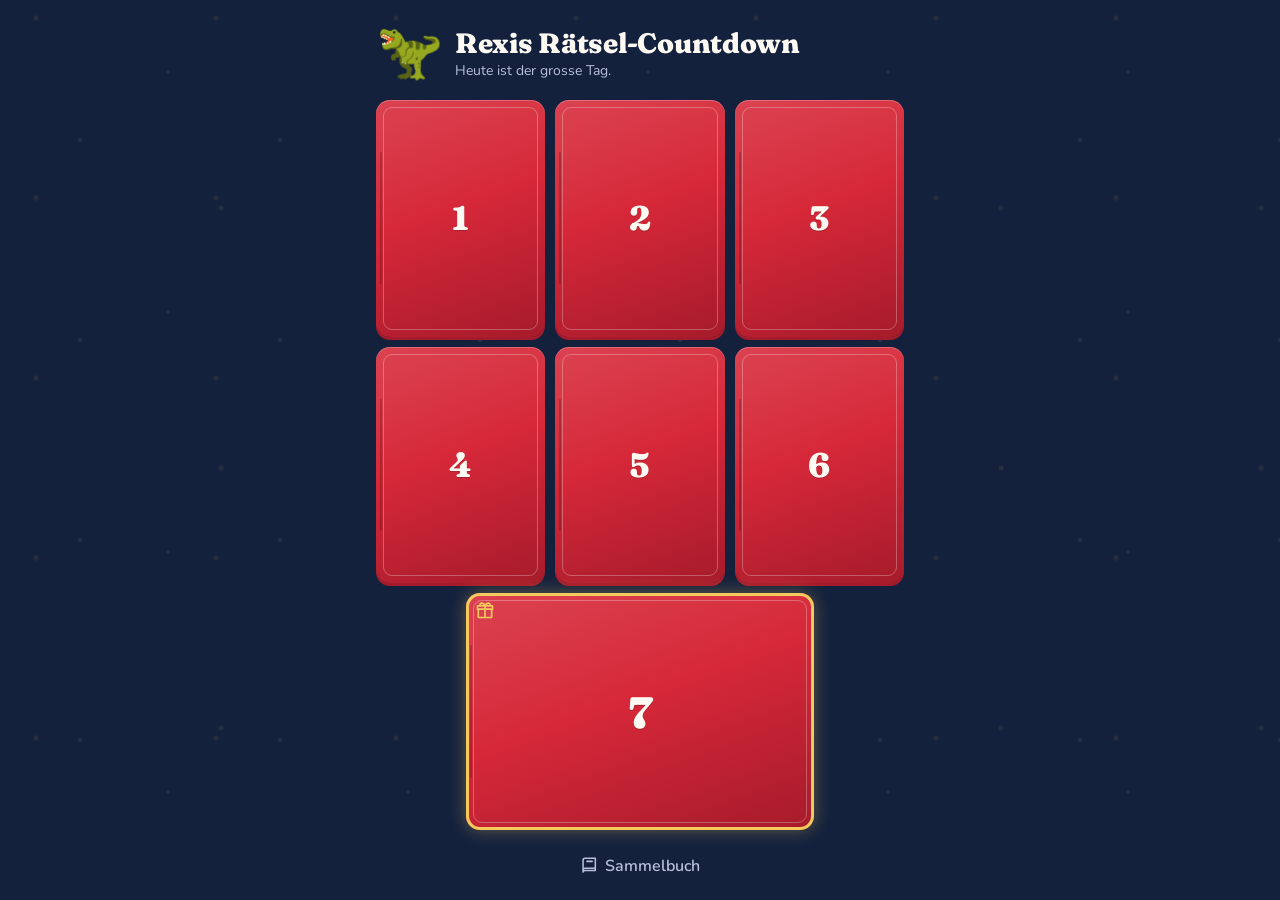
<file: beispiel/index.html>
<!doctype html>
<html lang="de">
<head>
  <meta charset="utf-8">
  <meta name="viewport" content="width=device-width, initial-scale=1, viewport-fit=cover">
  <meta name="robots" content="noindex, nofollow">
  <meta name="theme-color" content="#14213d">
  <title>…</title>
  <link rel="icon" href="data:image/svg+xml,%3Csvg xmlns='http://www.w3.org/2000/svg' viewBox='0 0 32 32'%3E%3Cpath d='M4 26 L20 3 L28 26Z' fill='%23d62839'/%3E%3Crect x='2' y='24' width='28' height='6' rx='3' fill='%23fdfaf3'/%3E%3C/svg%3E">
  <style>@font-face{font-family:Fraunces;font-style:normal;font-weight:100 900;font-display:swap;src:url([data-uri]) format('woff2-variations')}
@font-face{font-family:Nunito;font-style:normal;font-weight:200 1000;font-display:swap;src:url([data-uri]) format('woff2-variations')}</style>
  <style>:root {
  --nacht: #14213d;
  --nacht2: #1d2d52;
  --rot: #d62839;
  --rot-dunkel: #a61b2b;
  --creme: #fdfaf3;
  --gold: #f4c95d;
  --tanne: #2d6a4f;
  --text: #fdfaf3;
  --muted: #b8c0d9;
  --karte: #fdfaf3;
  --karte-text: #2b2d42;
  --radius: 18px;
  --tanne-dunkel: #1b4332;
  --tief: #0b1428;
  --linie: rgba(255,255,255,.06);
  --linie2: rgba(255,255,255,.12);
  --zu-text: rgba(253,250,243,.25);
  --tuer-text: #fdfaf3;
  --punkt1: rgba(244, 201, 93, .08);
  --punkt2: rgba(255, 255, 255, .07);
  --titel-schrift: Fraunces, Georgia, serif;
  --schnee: #fff;
}

* { box-sizing: border-box; }
html, body { margin: 0; }
body {
  font-family: Nunito, system-ui, sans-serif;
  background: var(--nacht);
  background-image:
    radial-gradient(circle at 20% 10%, var(--punkt1) 0 2px, transparent 3px),
    radial-gradient(circle at 70% 30%, var(--punkt2) 0 1.5px, transparent 2.5px),
    radial-gradient(circle at 40% 70%, var(--punkt2) 0 1.5px, transparent 2.5px),
    radial-gradient(circle at 85% 80%, var(--punkt1) 0 2px, transparent 3px);
  background-size: 180px 180px, 240px 240px, 200px 200px, 260px 260px;
  color: var(--text);
  min-height: 100vh;
  -webkit-font-smoothing: antialiased;
}
#app { max-width: 560px; margin: 0 auto; padding: 16px 16px 48px; }
/* Nach dem Aufklappen blendet die Türchen-Ansicht sanft ein */
#app.blende { animation: einblenden .45s ease-out both; }
@keyframes einblenden { from { opacity: 0; transform: translateY(10px); } to { opacity: 1; transform: none; } }
@media (prefers-reduced-motion: reduce) { #app.blende { animation: none; } }

h1, h2 { font-family: var(--titel-schrift); font-weight: 800; letter-spacing: -.01em; }
/* Fraunces: weiche, leicht «schiefe» Buchstaben – gibt dem Titel Charakter, den eine Standard-Serif nicht hat */
h1, .tuer .zahl, .gedicht p, .stueck .wort { font-variation-settings: 'SOFT' 60, 'WONK' 1; }
h1 { font-size: 28px; margin: 4px 0 0; line-height: 1.1; }
h2 { font-size: 22px; margin: 0 0 8px; }

button { font: inherit; cursor: pointer; }
.btn {
  background: var(--rot); color: var(--knopf-text, var(--creme)); border: 0; border-radius: 999px;
  padding: 13px 20px 11px; font-weight: 800; font-size: 16px;
  box-shadow: 0 3px 0 var(--rot-dunkel);
  transition: transform .08s;
}
.btn:active { transform: translateY(2px); box-shadow: 0 1px 0 var(--rot-dunkel); }
.btn.leise { background: transparent; color: var(--muted); box-shadow: none; padding: 9px 4px 7px; font-weight: 600; }
.btn:disabled { opacity: .5; }

/* Kopf */
.kopf { display: flex; align-items: center; gap: 12px; margin: 8px 0 20px; }
.kopf img { width: 64px; height: 80px; filter: drop-shadow(0 4px 8px rgba(0,0,0,.3)); }
.kopf .sub { color: var(--muted); font-size: 14px; margin-top: 2px; }

/* Kalender */
/* Flex statt Grid: eine unvollständige letzte Reihe wird zentriert */
.raster { --sp: 4; --abstand: 10px; display: flex; flex-wrap: wrap; justify-content: center; align-content: stretch; gap: var(--abstand); }
.raster .tuer { flex: 0 0 calc((100% - (var(--sp) - 1) * var(--abstand)) / var(--sp)); }
/* Icons */
.ico { width: 1.15em; height: 1.15em; vertical-align: -.22em; flex: none; }
.btn .ico { margin-right: 2px; }

/* Türchen: ein «Blatt» mit Zahl, das beim Antippen aufklappt – dahinter leuchtet das Innere */
.tuer {
  aspect-ratio: 1; border-radius: 14px; border: 0; padding: 0; background: transparent;
  color: var(--tuer-text); font-family: var(--titel-schrift); font-weight: 800; font-size: 26px;
  position: relative; perspective: 700px; -webkit-tap-highlight-color: transparent;
}
.tuer .innen, .tuer .blatt { position: absolute; inset: 0; border-radius: inherit; display: flex; align-items: center; justify-content: center; }
.tuer .innen { background: radial-gradient(circle at 50% 45%, color-mix(in srgb, var(--gold) 55%, var(--tief)) 0, var(--tief) 75%); color: var(--gold); box-shadow: inset 0 0 0 2px var(--linie2); }
.tuer .innen .ico { width: 42%; height: 42%; opacity: .9; }
.tuer .blatt {
  background: linear-gradient(160deg, var(--nacht2) 0%, color-mix(in srgb, var(--nacht2) 70%, var(--tief)) 100%);
  box-shadow: inset 0 0 0 2px var(--linie), inset 0 1px 0 rgba(255,255,255,.08);
  transform-origin: left center; backface-visibility: hidden; -webkit-backface-visibility: hidden;
  transition: transform .55s cubic-bezier(.4,0,.2,1), filter .2s;
}
/* Türrahmen: feine Linie innen, Scharnier-Andeutung links */
.tuer .blatt::before { content: ''; position: absolute; inset: 7px; border-radius: 9px; border: 1.5px solid rgba(255,255,255,.14); pointer-events: none; }
.tuer .blatt::after { content: ''; position: absolute; left: 4px; top: 22%; bottom: 22%; width: 2px; border-radius: 2px; background: rgba(0,0,0,.18); }
.tuer.offen .blatt { background: linear-gradient(160deg, color-mix(in srgb, var(--rot) 88%, #fff) 0%, var(--rot) 45%, var(--rot-dunkel) 100%); box-shadow: 0 3px 0 var(--rot-dunkel), inset 0 1px 0 rgba(255,255,255,.22); }
.tuer.offen .blatt::before { border-color: rgba(255,255,255,.28); }
.tuer.geloest .blatt { background: linear-gradient(160deg, color-mix(in srgb, var(--tanne) 85%, #fff) 0%, var(--tanne) 45%, var(--tanne-dunkel) 100%); box-shadow: 0 3px 0 var(--tanne-dunkel), inset 0 1px 0 rgba(255,255,255,.18); }
.tuer.geloest .zahl { opacity: .55; }
.tuer.offen:hover .blatt { filter: brightness(1.07); }
.tuer.offen:active .blatt { transform: translateY(2px); box-shadow: 0 1px 0 var(--rot-dunkel); }
.tuer.auf .blatt { transform: rotateY(-108deg); box-shadow: -12px 0 24px rgba(0,0,0,.35); }
.tuer.auf .innen .ico { animation: aufleuchten .5s ease-out both; }
@keyframes aufleuchten { from { transform: scale(.4); opacity: 0; } to { transform: scale(1); opacity: .9; } }
.tuer.heute .blatt { animation: puls 1.8s ease-in-out infinite; }
.tuer.zu { cursor: default; }
.tuer.zu .blatt { color: var(--zu-text); }
.tuer .zahl { position: relative; text-shadow: 0 1px 0 rgba(0,0,0,.18); }
/* Stempel «gelöst»: leicht schräg, wie aufgedrückt */
.tuer .stempel { position: absolute; width: 38%; max-width: 54px; right: 6%; top: 6%; color: var(--gold); transform: rotate(-14deg); opacity: .95; filter: drop-shadow(0 1px 0 rgba(0,0,0,.25)); }
.raster .tuer.letzte-breit { flex-basis: 100%; }
.raster .tuer.letzte-doppelt { flex-basis: calc((100% - (var(--sp) - 1) * var(--abstand)) / var(--sp) * 2 + var(--abstand)); }
.raster.sp-1 .tuer.letzte-doppelt { flex-basis: 100%; }
.raster .tuer.letzte { font-size: 34px; } .raster.sp-3 .tuer.letzte { font-size: 44px; } .raster.sp-2 .tuer.letzte, .raster.sp-1 .tuer.letzte { font-size: 60px; }
.tuer.letzte-besonders .blatt, .tuer.letzte-doppelt .blatt { box-shadow: inset 0 0 0 3px var(--gold), 0 0 18px color-mix(in srgb, var(--gold) 35%, transparent); }
.tuer.letzte.zu .blatt { color: color-mix(in srgb, var(--gold) 70%, transparent); }
.tuer .schleife { position: absolute; top: 8%; left: 9%; color: var(--gold); width: 17%; height: 17%; max-width: 22px; max-height: 22px; }   /* mitwachsend: bei kleinen Türchen nicht in der Zahl */
.tuer.letzte-breit .schleife, .tuer.letzte-doppelt .schleife { top: 7px; left: 9px; width: 20px; height: 20px; }
.tuer .schleife { line-height: 0; }
.tuer .schleife .ico { width: 100%; height: 100%; display: block; vertical-align: 0; }   /* sonst steht das Symbol auf der Grundlinie der grossen Zahl und rutscht nach unten */
.tuer.letzte .stempel { max-width: 64px; width: 30%; }
@keyframes puls { 0%,100% { box-shadow: 0 3px 0 var(--rot-dunkel), 0 0 0 0 color-mix(in srgb, var(--gold) 60%, transparent); } 50% { box-shadow: 0 3px 0 var(--rot-dunkel), 0 0 0 8px transparent; } }
@media (prefers-reduced-motion: reduce) { .tuer.heute .blatt { animation: none; box-shadow: 0 0 0 3px var(--gold); } .tuer .blatt { transition: none; } }

.fuss { display: flex; justify-content: center; margin-top: 22px; }

/* Tag */
.kopfzeile { display: grid; grid-template-columns: 40px 1fr 40px; align-items: center; gap: 8px; margin: 0 0 14px -4px; }
.kopfzeile .tagnr { text-align: center; }
.zurueck {
  width: 40px; height: 40px; border-radius: 50%; border: 0; display: grid; place-items: center;
  background: var(--nacht2); color: var(--gold); font-size: 30px; line-height: 1; font-weight: 400;
  box-shadow: inset 0 0 0 1.5px var(--linie2); transition: filter .12s, transform .08s;
}
.zurueck .ico { width: 24px; height: 24px; margin-left: -2px; }   /* optisch zentriert: der Pfeil ist linkslastig */
.zurueck:hover { filter: brightness(1.15); }
.zurueck:active { transform: scale(.94); }
.tagnr { font-family: var(--titel-schrift); font-weight: 800; color: var(--gold); font-size: 15px; letter-spacing: .08em; text-transform: uppercase; }
.figur-sagt { display: flex; gap: 10px; align-items: flex-start; margin: 10px 0 18px; }
.figur-sagt img { width: 54px; flex: none; margin-top: 4px; }
.blase {
  background: var(--karte); color: var(--karte-text); border-radius: var(--radius);
  padding: 14px 16px; font-size: 17px; line-height: 1.45; white-space: pre-line;
  box-shadow: 0 6px 20px rgba(0,0,0,.25);
  position: relative;
}
/* Sprechblasen-Spitze, zeigt zur Figur */
.figur-sagt .blase { border-top-left-radius: 6px; }
.figur-sagt .blase::before {
  content: ''; position: absolute; left: -10px; top: 18px;
  border: 8px solid transparent; border-right: 11px solid var(--karte); border-left: 0;   /* 1px Überlappung: sonst Haarspalt auf hochauflösenden Bildschirmen */
}
.karte { background: var(--nacht2); border-radius: var(--radius); padding: 16px; margin: 14px 0; }
.karte.hell { background: var(--karte); color: var(--karte-text); }
.frage { font-weight: 800; margin-bottom: 10px; }
.eingabe { display: flex; gap: 8px; }
.eingabe input {
  flex: 1; min-width: 0; font: inherit; font-size: 17px; padding: 12px 14px;
  border-radius: 12px; border: 2px solid transparent; background: var(--creme); color: var(--karte-text);
}
.eingabe input:focus { outline: none; border-color: var(--gold); }
.antwort-hinweis { min-height: 22px; margin-top: 8px; color: var(--gold); font-weight: 600; font-size: 15px; }
.wackeln { animation: wackeln .35s; }
@keyframes wackeln { 25% { transform: translateX(-6px); } 50% { transform: translateX(6px); } 75% { transform: translateX(-3px); } }

.bilder { display: grid; gap: 10px; grid-template-columns: repeat(auto-fit, minmax(140px, 1fr)); margin: 12px 0; }
.bilder img { width: 100%; border-radius: 12px; display: block; background: var(--nacht2); }
.bild-fehlt { padding: 20px; border: 2px dashed var(--muted); border-radius: 12px; color: var(--muted); font-size: 13px; text-align: center; }

.decoder { width: 100%; border-radius: 12px; display: block; background: #fff; }
.chiffre { font-family: "Courier New", monospace; font-weight: 700; font-size: 26px; letter-spacing: .2em; text-align: center; padding: 12px; background: var(--creme); color: var(--karte-text); border-radius: 12px; word-break: break-all; }

.belohnung { animation: auf .5s ease-out; }
@keyframes auf { from { opacity: 0; transform: translateY(12px) scale(.97); } to { opacity: 1; transform: none; } }
.stueck { background: var(--gold); color: var(--karte-text); border-radius: var(--radius); padding: 14px 16px; margin: 12px 0; }
.stueck .label { font-size: 13px; font-weight: 800; letter-spacing: .06em; text-transform: uppercase; opacity: .7; }
.stueck .wort { font-family: var(--titel-schrift); font-size: 26px; font-weight: 800; margin-top: 2px; }
.ps { font-family: "Courier New", monospace; font-weight: 700; color: var(--muted); margin-top: 10px; font-size: 15px; letter-spacing: .12em; }

/* Sammelbuch */
.satz { font-family: var(--titel-schrift); font-size: 22px; line-height: 1.8; }
.satz .w { display: inline-block; margin-right: .3em; }
.satz .luecke { display: inline-block; width: 2.4em; border-bottom: 3px dotted var(--muted); margin-right: .3em; transform: translateY(-.25em); }
.psliste { font-family: "Courier New", monospace; font-weight: 700; letter-spacing: .1em; line-height: 1.9; }
.psliste span { color: var(--muted); font-family: Nunito, sans-serif; letter-spacing: 0; font-weight: 600; margin-right: 8px; }

/* Spiele */
.schiebe { position: relative; margin: 0 auto; border-radius: 12px; overflow: hidden; background: var(--tief); touch-action: manipulation; }
.schiebe .kachel { position: absolute; border: 1px solid rgba(0,0,0,.25); transition: left .15s, top .15s; background-repeat: no-repeat; cursor: pointer; }
.memory { display: grid; grid-template-columns: repeat(4, 1fr); gap: 8px; }
.memory button { aspect-ratio: 3/4; border: 0; border-radius: 10px; background: var(--rot); color: inherit; font-size: 34px; transition: transform .2s; box-shadow: 0 3px 0 var(--rot-dunkel); padding: 0; overflow: hidden; }
.memory button.auf, .memory button.weg { background: var(--creme); color: inherit; }
.memory button.weg { opacity: .45; box-shadow: none; }
.memory button .inhalt { visibility: hidden; display: flex; width: 100%; height: 100%; align-items: center; justify-content: center; }
.memory button.auf .inhalt, .memory button.weg .inhalt { visibility: visible; }
.memory button img { width: 100%; height: 100%; object-fit: cover; display: block; }
.reihe { display: flex; flex-direction: column; gap: 8px; }
.reihe button { text-align: left; background: var(--creme); color: var(--karte-text); border: 3px solid transparent; border-radius: 12px; padding: 12px 14px; font-weight: 700; }
.reihe button.wahl { border-color: var(--gold); }
.reihe button .nr { color: var(--rot); margin-right: 8px; }

/* AR */
.ar-overlay { position: fixed; inset: 0; z-index: 50; background: #000; }
.ar-overlay a-scene { position: absolute; inset: 0; }
.ar-zu { position: fixed; top: max(12px, env(safe-area-inset-top)); right: 12px; z-index: 60; }

/* Finale */
.zeile-check { margin: 10px 0; }
.zeile-check .label { font-weight: 800; margin-bottom: 6px; }
.zeile-check.ok input { border-color: var(--tanne); background: #e6f4ea; }
.gedicht { text-align: center; padding: 28px 8px; }
.gedicht p { font-family: var(--titel-schrift); font-size: 23px; line-height: 1.4; margin: 0 0 14px; opacity: 0; animation: auf 1.2s ease-out forwards; }
.gedicht p.gross { font-size: 30px; color: var(--gold); }
.schnee { position: fixed; inset: 0; pointer-events: none; overflow: hidden; z-index: 5; }
.schnee i { position: absolute; top: -12px; border-radius: 50%; background: var(--schnee); box-shadow: 0 0 6px var(--schnee);
  animation: fall var(--d) var(--v) linear infinite, taumeln var(--sd) ease-in-out infinite alternate; }
@keyframes fall { to { transform: translate3d(0, 112vh, 0); } }
@keyframes taumeln { from { margin-left: calc(-1 * var(--sway)); } to { margin-left: var(--sway); } }

.vorschau-leiste { background: var(--gold); color: var(--karte-text); font-size: 13px; font-weight: 700; padding: 6px 12px; border-radius: 10px; margin-bottom: 10px; display: flex; gap: 8px; align-items: center; flex-wrap: wrap; }
.vorschau-leiste button { background: var(--karte-text); color: var(--gold); border: 0; border-radius: 6px; padding: 3px 8px; font-weight: 800; }

/* Fehlerseite – bewusst langweilig */
body.fehler { background: #f3f3f3; color: #333; font-family: -apple-system, BlinkMacSystemFont, "Segoe UI", Roboto, sans-serif; }
.fehlerseite { max-width: 520px; margin: 18vh auto 0; padding: 0 24px; }
.fehlerseite h1 { font-family: inherit; font-weight: 600; font-size: 26px; color: #444; }
.fehlerseite p { color: #666; line-height: 1.5; font-size: 15px; }
.fehlerseite .id { color: #aaa; font-size: 12px; margin-top: 32px; font-family: monospace; }
.eckbild { position: fixed; right: -5px; bottom: 34px; width: 22px; transform: rotate(-24deg); opacity: .9; }

/* ── Generische Bausteine ── */
.blase.erzaehler { border-top-left-radius: var(--radius); margin: 10px 0 18px; }
.laden { color: var(--muted); }
.stufe + .stufe { margin-top: 26px; padding-top: 18px; border-top: 2px dashed var(--linie2); }
.stufe.frisch { animation: auf .5s ease-out; }
.spaet { opacity: 0; animation: auf 1.2s ease-out forwards; }
.werkzeug-chip { display: inline-block; background: var(--linie2); color: var(--gold); font-weight: 800; font-size: 13px; padding: 4px 10px; border-radius: 999px; margin: 6px 0; }
.spiegelschrift { transform: scaleX(-1); font-family: var(--titel-schrift); font-weight: 800; font-size: 26px; text-align: center; padding: 16px; background: var(--creme); color: var(--karte-text); border-radius: 12px; white-space: pre-line; }
.chiffre { white-space: pre-line; }
.chiffre.klein { font-size: 18px; letter-spacing: .1em; }
.anagramm { display: flex; flex-wrap: wrap; gap: 18px 22px; justify-content: center; margin: 12px 0 6px; }
.anagramm-wort { display: flex; flex-wrap: wrap; gap: 6px; justify-content: center; }
.anagramm-box { margin-bottom: 8px; }
.anagramm-kachel.wahl { outline: 3px solid var(--gold); outline-offset: 2px; transform: translateY(-3px); }
.anagramm-kachel.getauscht { animation: kachel-tausch .25s ease-out; }
@keyframes kachel-tausch { from { transform: scale(.85); } to { transform: scale(1); } }
.anagramm-kachel { --b: clamp(32px, calc((min(100vw, 560px) - 70px) / var(--n, 1) - 6px), 44px); border: 0; padding: 0; cursor: pointer; transition: transform .15s; width: var(--b); height: calc(var(--b) * 1.18); display: flex; align-items: center; justify-content: center; background: var(--creme); color: var(--karte-text); border-radius: 10px; font-family: var(--titel-schrift); font-weight: 800; font-size: calc(var(--b) * .58); box-shadow: 0 3px 0 rgba(0,0,0,.25); }
.audio { width: 100%; margin: 10px 0; }
.karte.mitte { text-align: center; }
.zahlenschloss { display: flex; gap: 10px; justify-content: center; margin: 4px 0 16px; }
.rad { display: flex; flex-direction: column; align-items: center; background: var(--tief); border-radius: 12px; padding: 4px; }
.rad button { background: none; border: 0; color: var(--muted); font-size: 18px; padding: 6px 14px; }
.ziffer { font-family: "Courier New", monospace; font-weight: 700; font-size: 34px; width: 48px; text-align: center; background: var(--creme); color: var(--karte-text); border-radius: 8px; padding: 4px 0; }
.auswahl { display: flex; flex-direction: column; gap: 8px; }
.auswahl button { text-align: left; background: var(--creme); color: var(--karte-text); border: 3px solid transparent; border-radius: 12px; padding: 12px 14px; font-weight: 700; }
.auswahl button.falsch { border-color: var(--rot); opacity: .6; }
.schiebe .kachel.zahl { background: var(--creme); color: var(--karte-text); display: flex; align-items: center; justify-content: center; font-family: var(--titel-schrift); font-weight: 800; }
.loesungswort { display: flex; gap: 6px; flex-wrap: wrap; }
.loesungswort span { width: 38px; height: 46px; border-bottom: 3px solid var(--gold); display: flex; align-items: center; justify-content: center; font-family: var(--titel-schrift); font-weight: 800; font-size: 24px; }
.konfetti { position: fixed; inset: 0; pointer-events: none; z-index: 6; overflow: hidden; }
/* Konfetti: aussen die seitliche Bewegung, innen Wurf (hoch, dann fallen) und Drehung */
.konfetti i { position: absolute; left: var(--x0); bottom: -20px; display: block; opacity: 0; animation: k-seit var(--dauer) var(--verz) cubic-bezier(.15,.6,.35,1) forwards; }
.konfetti b { display: block; animation: k-wurf var(--dauer) var(--verz) forwards; }
@keyframes k-seit { 0% { transform: translateX(0); opacity: 1; } 85% { opacity: 1; } 100% { transform: translateX(var(--dx)); opacity: 0; } }
@keyframes k-wurf {
  0% { transform: translateY(0) rotateX(0) rotateY(0); animation-timing-function: cubic-bezier(.1,.7,.3,1); }
  32% { transform: translateY(calc(-1 * var(--h))) rotateX(200deg) rotateY(120deg); animation-timing-function: cubic-bezier(.5,0,.8,.4); }
  100% { transform: translateY(25vh) rotateX(var(--rot)) rotateY(var(--rot)); }
}
.vorschau-leiste select { font: inherit; font-weight: 700; border-radius: 6px; border: 0; padding: 2px 6px; }
.vorschau-knopf { margin-top: 8px; }
@media (prefers-reduced-motion: reduce) { .spaet, .gedicht p, .stufe.frisch { animation-duration: .01s !important; } }

.figur-sagt .symbol { font-size: 42px; width: 54px; flex: none; text-align: center; line-height: 1.1; margin-top: 2px; }
.kopf .symbol { font-size: 54px; line-height: 1; }

/* Pixelbild */
.pixelrahmen { background: var(--tief); border-radius: 12px; overflow: hidden; margin: 10px 0; }
.pixelbild { width: 100%; height: auto; display: block; }
.tipps { display: flex; flex-direction: column; gap: 6px; margin: 8px 0; }
.tipp { background: var(--nacht2); border-radius: 12px; padding: 10px 14px; font-size: 16px; line-height: 1.4; }
.tipp b { color: var(--gold); }
.tipp.neu { animation: auf .4s ease-out; }
.tipp-zeile { display: flex; align-items: center; gap: 10px; flex-wrap: wrap; }
.tipp-info { color: var(--muted); font-size: 14px; }
.pixel-loesung { margin: 10px 0; text-align: center; }
.pixel-loesung img { width: 100%; border-radius: 12px; display: block; animation: scharf 1.6s ease-out; }
.pixel-loesung .loesung { font-family: var(--titel-schrift); font-weight: 800; font-size: 28px; color: var(--gold); margin-top: 10px; }
@keyframes scharf { from { filter: blur(18px) saturate(.6); transform: scale(1.03); } to { filter: none; transform: none; } }

.chiffre.freimaurer { color: var(--karte-text); padding: 16px; }
.chiffre.freimaurer svg { display: block; margin: 0 auto; }

/* Vorschau im Generator: wie auf dem Handy – scrollen ja, Balken nein */
html.im-generator { scrollbar-width: none; }
html.im-generator::-webkit-scrollbar, html.im-generator body::-webkit-scrollbar { display: none; }

/* Kalender füllt den Bildschirm – wenige Türchen werden grösser */
#app.kalender-ansicht { display: flex; flex-direction: column; min-height: 100vh; min-height: 100dvh; padding-bottom: 16px; }
#app.kalender-ansicht .raster { flex: 1; }
#app.kalender-ansicht .tuer { aspect-ratio: auto; min-height: 64px; }
#app.kalender-ansicht .fuss { margin-top: 16px; }
.raster.sp-3 .tuer { font-size: 34px; } .raster.sp-2 .tuer { font-size: 44px; } .raster.sp-1 .tuer { font-size: 56px; }
.raster.sp-3 .tuer .stern, .raster.sp-2 .tuer .stern, .raster.sp-1 .tuer .stern { font-size: 20px; top: 10px; right: 12px; }

/* ───────── Designs ───────── */
body.design-geheimnis {
  --nacht: #16110e; --nacht2: #2a211b; --rot: #b8862b; --rot-dunkel: #86611d; --gold: #f2c46d; --tanne: #56703f; --tanne-dunkel: #3b4d2b;
  --text: #f6ecd9; --muted: #b9a88c; --creme: #fffaf0; --karte: #f6ecd9; --karte-text: #2a211b; --tief: #0d0907;
  --punkt1: rgba(242, 196, 109, .10); --punkt2: rgba(255, 230, 190, .05); --zu-text: rgba(246,236,217,.25);
}
body.design-pastell {
  --nacht: #fbf4ef; --nacht2: #efe4f3; --rot: #e17aa5; --rot-dunkel: #c25b88; --gold: #c77d14; --tanne: #5fb893; --tanne-dunkel: #3f9372;
  --text: #3b3350; --muted: #7d7494; --creme: #ffffff; --karte: #ffffff; --karte-text: #3b3350; --tief: #e6dcec;
  --linie: rgba(59,51,80,.06); --linie2: rgba(59,51,80,.12); --zu-text: rgba(59,51,80,.3); --tuer-text: #ffffff;
  --punkt1: rgba(225, 122, 165, .12); --punkt2: rgba(95, 184, 147, .10); --titel-schrift: Nunito, system-ui, sans-serif; --schnee: #e17aa5;
}
body.design-pastell .tuer.zu, body.design-hell .tuer.zu { background: var(--nacht2); }
body.design-geburtstag {
  --nacht: #2b1055; --nacht2: #3f1d78; --rot: #ff6b35; --rot-dunkel: #d24e1e; --gold: #ffd23f; --tanne: #06b58a; --tanne-dunkel: #04876a;
  --text: #ffffff; --muted: #cdb9f2; --creme: #ffffff; --karte: #fff8e7; --karte-text: #2b1055; --tief: #1c0a3a;
  --punkt1: rgba(255, 210, 63, .18); --punkt2: rgba(6, 214, 160, .14); --titel-schrift: Nunito, system-ui, sans-serif;
}
body.design-hell {
  --nacht: #f3f5f8; --nacht2: #e2e7ee; --rot: #2f6fdb; --rot-dunkel: #1f54ad; --gold: #b87a00; --tanne: #2e9e62; --tanne-dunkel: #237a4b;
  --text: #1d2433; --muted: #5b6475; --creme: #ffffff; --karte: #ffffff; --karte-text: #1d2433; --tief: #dfe5ee;
  --linie: rgba(29,36,51,.06); --linie2: rgba(29,36,51,.12); --zu-text: rgba(29,36,51,.3); --tuer-text: #ffffff;
  --punkt1: transparent; --punkt2: transparent; --titel-schrift: Nunito, system-ui, sans-serif; --schnee: #9fb4d6;
}
body.design-pastell .blase, body.design-hell .blase { box-shadow: 0 2px 10px rgba(0,0,0,.08); }

/* Vor dem Start */
.countdown { display: flex; justify-content: center; gap: 12px; margin: 6px 0 18px; }
.cd-teil { background: var(--nacht2); border-radius: 14px; padding: 12px 8px; min-width: 84px; text-align: center; box-shadow: inset 0 0 0 2px var(--linie); }
.cd-teil b .ico { width: 1em; height: 1em; vertical-align: -.1em; }
.cd-teil b { display: block; font-family: var(--titel-schrift); font-size: 40px; line-height: 1; color: var(--gold); }
.cd-teil span { display: block; margin-top: 6px; font-size: 12px; color: var(--muted); text-transform: uppercase; letter-spacing: .08em; }
.raster.vorschau-zu .tuer { cursor: default; }
/* Vor dem Start ohne Türchen: Inhalt senkrecht in der Mitte */
#app.vorstart-ansicht { display: flex; flex-direction: column; min-height: 100vh; min-height: 100dvh; }
.vorstart-mitte { flex: 1; display: flex; flex-direction: column; justify-content: center; padding-bottom: 8vh; }
.vorstart-sub { text-align: center; color: var(--muted); font-size: 16px; margin: 0 0 18px; }
.vorstart-mitte .kopf { justify-content: center; text-align: left; }
.geheimnis { text-align: center; }
.schloss-gross { width: 96px; height: 96px; margin: 0 auto 18px; display: block; color: var(--gold); filter: drop-shadow(0 8px 24px rgba(0,0,0,.4)); }
.schloss-gross .ico { width: 100%; height: 100%; }
.geheimnis .sub { color: var(--muted); font-size: 16px; }
.geheimnis-text { text-align: left; margin-top: 26px; }
.countdown.mit-sekunden { gap: 8px; }
.countdown.mit-sekunden .cd-teil { min-width: 72px; padding: 10px 6px; }
.countdown.mit-sekunden .cd-teil b { font-size: 34px; }

/* Autor-Ansicht auf der Tarnseite */
.autor-hinweis { background: var(--gold); color: var(--karte-text); font-size: 13px; font-weight: 700; padding: 8px 12px; border-radius: 10px; margin-bottom: 12px; }

/* Gratis-Kalender: kleine Zeile ganz unten */
.marke-zeile { text-align: center; font-size: 12px; color: var(--muted); opacity: .75; margin: 18px 0 4px; }
.marke-zeile a { color: inherit; text-decoration: underline; text-underline-offset: 2px; }

/* Vollbild-Finale: Enthüllung über den ganzen Bildschirm */
.vollbild { position: fixed; inset: 0; z-index: 4; background: var(--tief); display: grid; place-items: center; padding: 24px; overflow: auto; animation: vollbild-ein .6s ease-out; }
.vollbild.weg { opacity: 0; transition: opacity .4s; }
.vollbild-innen { max-width: 560px; width: 100%; text-align: center; }
.vollbild .gedicht p { font-size: 28px; }
.vollbild .gedicht p.gross { font-size: 40px; }
.vollbild-zu { opacity: 0; pointer-events: none; transition: opacity .6s; }
.vollbild-zu.da { opacity: 1; pointer-events: auto; }
@keyframes vollbild-ein { from { opacity: 0; } to { opacity: 1; } }

/* Fortschritt mitnehmen */
.fortschritt-qr { background: #fff; border-radius: 12px; padding: 10px; width: min(260px, 100%); margin: 4px auto 12px; }
.fortschritt-qr svg { display: block; width: 100%; height: auto; }
.tipp-zeile.mitte { justify-content: center; }
.fortschritt-link { margin-top: 10px; font-size: 13px; color: var(--muted); }
.fortschritt-link .link-text { word-break: break-all; user-select: all; margin-top: 6px; opacity: .8; }
.geraete-hinweis { display: flex; align-items: center; gap: 10px; margin: 14px 0 0; padding: 10px 12px; border-radius: 12px; background: var(--nacht2); color: var(--muted); font-size: 14px; }
.geraete-hinweis svg { flex: none; width: 20px; height: 20px; }
.geraete-hinweis span { flex: 1; }
.geraete-hinweis .mini { background: none; border: 0; color: inherit; font-size: 16px; cursor: pointer; padding: 4px; }

/* ── Neue Schlösser (Labor) ── */
.leise-text { color: var(--muted); font-size: 14px; margin: 6px 0 10px; }
.karte.mitte .btn { margin-top: 8px; }
/* Richtung */
.richtung-anzeige { display: flex; gap: 6px; justify-content: center; flex-wrap: wrap; margin: 4px 0 12px; font-size: 26px; min-height: 36px; }
.richtung-anzeige span { width: 34px; height: 36px; border-radius: 8px; background: color-mix(in srgb, var(--text) 10%, transparent); display: grid; place-items: center; color: var(--text); }
.richtung-anzeige span.voll { background: var(--rot); color: var(--knopf-text, #fff); }
.richtung-kreuz { display: grid; grid-template-columns: repeat(3, 64px); gap: 8px; justify-content: center; }
.pfeil { height: 64px; border-radius: 16px; border: 0; background: color-mix(in srgb, var(--text) 14%, transparent); color: var(--text); font-size: 28px; cursor: pointer; }
.pfeil { display: grid; place-items: center; }
.pfeil .ico { width: 28px; height: 28px; vertical-align: 0; }
.richtung-kreuz.klein .pfeil .ico { width: 24px; height: 24px; }
.richtung-anzeige .ico { width: 20px; height: 20px; vertical-align: 0; }
.pfeil:active { transform: scale(.95); }
.pfeil.loeschen { background: transparent; color: var(--text); font-size: 22px; }
/* Farbe */
.farbschloss { display: flex; gap: 10px; justify-content: center; flex-wrap: wrap; margin: 6px 0; }
.farbfeld { width: 54px; height: 54px; border-radius: 50%; border: 3px solid rgba(0,0,0,.15); cursor: pointer; box-shadow: inset 0 -4px 0 rgba(0,0,0,.15); }
.farbfeld.leer { background: repeating-linear-gradient(45deg, #ddd 0 6px, #eee 6px 12px); }
/* Muster */
.muster { width: min(260px, 80vw); height: auto; touch-action: none; display: block; margin: 0 auto; user-select: none; }
.muster-punkt { fill: var(--text); opacity: .4; transition: opacity .15s, fill .15s; }
.muster-punkt.an { fill: var(--rot); opacity: 1; }
.muster-punkt.falsch { fill: #b00020; }
.muster-linie, .muster-zug { fill: none; stroke: var(--rot); stroke-width: 7; stroke-linecap: round; stroke-linejoin: round; opacity: .75; }
/* Regler */
.regler { display: flex; flex-direction: column; gap: 12px; margin: 6px 0 4px; }
.regler-zeile { display: grid; grid-template-columns: minmax(0, auto) 1fr 32px; gap: 10px; align-items: center; color: var(--text); }
.regler-zeile input { width: 100%; accent-color: var(--rot); }
.regler-wert { font-size: 20px; text-align: right; }
/* Uhr */
.uhr { width: min(220px, 70vw); height: auto; display: block; margin: 0 auto; }
.uhr-blatt { fill: #fff; stroke: var(--karte-text); stroke-width: 3; }
.uhr-strich { stroke: var(--karte-text); stroke-width: 1.5; opacity: .5; }
.uhr-strich.gross { stroke-width: 3; opacity: .9; }
.uhr-zahl { font-size: 17px; text-anchor: middle; fill: var(--karte-text); font-family: var(--titel-schrift); }
.uhr-stunde { stroke: var(--karte-text); stroke-width: 7; stroke-linecap: round; transition: transform .25s; }
.uhr-minute { stroke: var(--rot); stroke-width: 4; stroke-linecap: round; transition: transform .25s; }
.uhr-mitte { fill: var(--rot); }
.uhr-anzeige { font-size: 22px; color: var(--text); margin: 6px 0; font-variant-numeric: tabular-nums; }
.uhr-steuer { display: flex; gap: 18px; justify-content: center; flex-wrap: wrap; color: var(--text); }
.uhr-steuer > div { display: flex; align-items: center; gap: 6px; }
.uhr-steuer .btn { min-width: 44px; margin: 0; }
/* Uhrzeit-Schloss */
.karte .schloss-gross { width: 64px; height: 64px; margin: 4px auto 8px; color: var(--text); opacity: .7; }
.karte .schloss-gross.offen { color: var(--tanne); opacity: 1; }
.karte .schloss-gross svg { width: 100%; height: 100%; }
/* Lights Out */
.lichter { display: grid; gap: 8px; width: min(280px, 80vw); margin: 6px auto; }
.lichter button { aspect-ratio: 1; border-radius: 12px; border: 0; background: #3a3f55; cursor: pointer; transition: background .2s, box-shadow .2s; }
.lichter button.an { background: #ffd23f; box-shadow: 0 0 18px rgba(255, 210, 63, .7); }
/* Tonfolge */
.simon-rad { display: grid; grid-template-columns: 1fr 1fr; gap: 10px; width: min(240px, 70vw); margin: 8px auto 12px; }
.simon { aspect-ratio: 1; border: 0; cursor: pointer; opacity: .55; transition: opacity .1s, transform .1s; }
.simon.an { opacity: 1; transform: scale(1.04); }
.simon-0 { background: #2a9d8f; border-top-left-radius: 100%; }
.simon-1 { background: #e63946; border-top-right-radius: 100%; }
.simon-2 { background: #ffd23f; border-bottom-left-radius: 100%; }
.simon-3 { background: #3a86ff; border-bottom-right-radius: 100%; }
.regler + .mitte, .karte .mitte { text-align: center; }
.uhr-steuer .btn { width: 44px; height: 44px; padding: 0; border-radius: 50%; font-size: 22px; line-height: 1; background: color-mix(in srgb, var(--text) 14%, transparent); color: var(--text); box-shadow: none; }
.uhr-steuer span { min-width: 64px; text-align: right; }
.uhr-zahl { font-size: 15px; }
.muster-zug.aus { display: none; }

/* ── Neue Spiele (Labor) ── */
/* Puzzle */
.puzzle { position: relative; margin: 6px auto; border-radius: 10px; overflow: hidden; touch-action: manipulation; }
.puzzle-teil { position: absolute; border: 0; padding: 0; background-repeat: no-repeat; cursor: pointer; transition: left .25s, top .25s, box-shadow .2s; box-shadow: inset 0 0 0 1px rgba(255,255,255,.35); }
.puzzle-teil.wahl { box-shadow: inset 0 0 0 4px var(--gold); z-index: 2; }
.puzzle.fertig .puzzle-teil { box-shadow: none; }
/* Labyrinth */
.labyrinth { width: min(320px, 86vw, calc(100svh - 400px)); height: auto; display: block; margin: 4px auto 10px; touch-action: none; background: color-mix(in srgb, var(--text) 6%, transparent); border-radius: 8px; }
.laby-wand { stroke: var(--text); stroke-width: 3; stroke-linecap: round; fill: none; }
.laby-spur { fill: none; stroke: var(--gold); stroke-width: 4; stroke-linecap: round; stroke-linejoin: round; opacity: .55; }
.laby-figur { fill: var(--rot); transition: cx .18s, cy .18s; }
.laby-ziel { text-anchor: middle; }
.richtung-kreuz.klein { grid-template-columns: repeat(3, 52px); }
.richtung-kreuz.klein .pfeil { height: 52px; font-size: 24px; }
/* Wortsuche */
.wortliste { display: flex; flex-wrap: wrap; gap: 6px 12px; justify-content: center; margin: 0 0 10px; }
.wortliste span { font-weight: 700; }
.wortliste span.gefunden { text-decoration: line-through; opacity: .5; }
.wortgitter { display: grid; gap: 2px; width: min(340px, 88vw); margin: 0 auto; }
.wortgitter button { aspect-ratio: 1; border: 0; border-radius: 6px; background: color-mix(in srgb, var(--text) 8%, transparent); color: var(--text); font: 700 clamp(11px, 3.4vw, 17px) var(--titel-schrift); padding: 0; cursor: pointer; }
.wortgitter button.wahl { background: var(--gold); color: #2b2d42; }
.wortgitter button.gefunden { background: color-mix(in srgb, var(--tanne) 70%, transparent); color: #fff; }
.wortgitter button.kurz { background: color-mix(in srgb, var(--rot) 60%, transparent); }
/* Nonogramm */
.nono { display: grid; gap: 1px; width: min(300px, 78vw); margin: 4px auto; align-items: end; }
.nono-hinw { display: flex; gap: 3px; font-size: 12px; color: var(--muted); font-variant-numeric: tabular-nums; }
.nono-hinw.spalte { flex-direction: column; align-items: center; justify-content: flex-end; padding-bottom: 3px; }
.nono-hinw.zeile { justify-content: flex-end; padding-right: 5px; align-self: center; }
.nono-zelle { aspect-ratio: 1; border: 0; padding: 0; background: color-mix(in srgb, var(--text) 10%, transparent); cursor: pointer; position: relative; }
.nono-zelle.voll { background: var(--text); }
.nono-zelle.kreuz::after { content: '✕'; position: absolute; inset: 0; display: grid; place-items: center; color: var(--muted); font-size: 12px; }
.nono-zelle.rand-r { margin-right: 2px; }
.nono-zelle.rand-u { margin-bottom: 2px; }
.nono.fertig .nono-zelle.voll { background: var(--gold); }
.nono-modus { display: flex; gap: 8px; justify-content: center; margin-top: 10px; }
.nono-modus .btn.aktiv { outline: 2px solid var(--gold); }
/* Kreuzworträtsel */
.kreuzwort { display: grid; gap: 2px; margin: 4px auto; }
.kw-leer { aspect-ratio: 1; }
.kw-zelle { position: relative; background: #fff; border-radius: 3px; }
.kw-zelle.wort { background: #fff3c4; }
.kw-zelle small { position: absolute; top: 1px; left: 2px; font-size: 9px; color: #555; line-height: 1; pointer-events: none; }
.kw-zelle input { width: 100%; height: 100%; aspect-ratio: 1; border: 0; background: transparent; text-align: center; font: 700 clamp(12px, 4vw, 18px) var(--titel-schrift); color: #2b2d42; padding: 0; text-transform: uppercase; caret-color: var(--rot); }
.kw-aktiv { text-align: center; min-height: 22px; margin: 8px 0 2px; color: var(--gold); font-weight: 700; }
.kw-liste { display: grid; grid-template-columns: 1fr; gap: 10px; margin-top: 10px; font-size: 15px; }
.kw-fragen b { display: block; margin-bottom: 4px; color: var(--gold); }
.kw-fragen span { font-weight: 700; }
@media (min-width: 520px) { .kw-liste { grid-template-columns: 1fr 1fr; } }
/* Suchbild */
.suchbild { position: relative; margin: 4px auto; border-radius: 10px; overflow: hidden; cursor: crosshair; }
.suchbild img { display: block; width: 100%; height: auto; }
.such-ring { position: absolute; aspect-ratio: 1; transform: translate(-50%, -50%); border: 3px solid var(--gold); border-radius: 50%; box-shadow: 0 0 0 2px rgba(0,0,0,.35); pointer-events: none; animation: auf .3s ease-out; }
.such-ring.daneben { border-color: var(--rot); opacity: .8; }

/* ── Erzählen (Labor) ── */
.rebus { display: flex; align-items: center; justify-content: center; flex-wrap: wrap; gap: 8px; }
.rebus-teil { display: flex; flex-direction: column; align-items: center; gap: 4px; }
.rebus-teil img { width: 84px; height: 84px; object-fit: cover; border-radius: 10px; }
.rebus-symbol { font-size: 56px; line-height: 1; }
.rebus-zusatz { font: 700 18px var(--titel-schrift); color: var(--gold); }
.rebus-plus { font-size: 26px; color: var(--muted); }
.kette { display: flex; align-items: center; justify-content: center; flex-wrap: wrap; gap: 6px; font: 700 20px var(--titel-schrift); }
.kette-start, .kette-schritt, .kette-ziel { background: color-mix(in srgb, var(--text) 12%, transparent); border-radius: 12px; padding: 8px 12px; }
.kette-ziel { background: var(--gold); color: #2b2d42; }
.kette-pfeil { color: var(--muted); display: grid; place-items: center; }
.kette-pfeil .ico { width: 20px; height: 20px; vertical-align: 0; }
.kette-start, .kette-schritt, .kette-ziel { line-height: 1; padding: 11px 13px 9px; }
.zweiteil-kopf { font-size: 13px; text-transform: uppercase; letter-spacing: .08em; color: var(--gold); font-weight: 700; margin-bottom: 6px; }
.zweiteil-text { font: 600 20px/1.4 var(--titel-schrift); white-space: pre-line; margin-bottom: 8px; }
.zweit-seite { padding-top: 24px; }
.mitte { text-align: center; }
.verdaechtige { display: grid; grid-template-columns: repeat(auto-fill, minmax(120px, 1fr)); gap: 10px; margin: 10px 0; }
.verdaechtig { position: relative; display: flex; flex-direction: column; align-items: center; gap: 4px; padding: 10px 6px; border-radius: 14px; border: 0; background: color-mix(in srgb, var(--text) 10%, transparent); color: var(--text); cursor: pointer; font: inherit; transition: opacity .2s; }
.verdaechtig img { width: 64px; height: 64px; border-radius: 50%; object-fit: cover; }
.v-symbol { font-size: 42px; line-height: 1.1; }
.v-symbol.v-initiale { display: inline-grid; place-items: center; width: 52px; height: 52px; border-radius: 50%; background: color-mix(in srgb, var(--text) 14%, transparent); font: 700 26px var(--titel-schrift); }
.v-merkmale { display: flex; flex-wrap: wrap; gap: 3px; justify-content: center; }
.v-merkmale span { font-size: 11px; background: color-mix(in srgb, var(--text) 14%, transparent); border-radius: 999px; padding: 1px 7px; }
.verdaechtig.weg { opacity: .35; }
.verdaechtig.weg::after { content: ''; position: absolute; left: 12%; right: 12%; top: 50%; height: 4px; background: var(--rot); transform: rotate(-18deg); border-radius: 2px; }
.taeter-hinweise { margin: 6px 0 4px; padding-left: 20px; }
.taeter-hinweise li { margin: 3px 0; }
.taeter-anklage { margin-top: 4px; }
.karte.brief { background: #fffaf0; color: #3a2e22; font-family: var(--titel-schrift); font-size: 18px; line-height: 1.5; box-shadow: 0 2px 0 rgba(0,0,0,.08); }
.brief-titel { font-weight: 700; margin-bottom: 8px; }
.karte.brief p { margin: 0 0 4px; }
.karte.brief .luecke-zeile { color: #c9b9a3; letter-spacing: .3em; }
.brief-zeilen p { margin: 0; font-family: var(--titel-schrift); }
.bildteile { display: grid; gap: 2px; width: min(320px, 86vw); margin: 4px auto; }
.bildteil { aspect-ratio: 4 / 3; display: grid; place-items: center; overflow: hidden; border-radius: 3px; background-repeat: no-repeat; }
.bildteil img { width: 100%; height: 100%; object-fit: cover; display: block; }
.bildteil.leer { background: color-mix(in srgb, var(--text) 8%, transparent); color: var(--muted); font-size: 13px; }
.bildteile-neu { display: flex; gap: 6px; justify-content: center; flex-wrap: wrap; margin-top: 6px; }
.bildteile-neu .bildteil { width: 96px; }
.bildteil:has(img) { aspect-ratio: auto; }

/* ── Welt (Labor) ── */
.foto-platz { width: 120px; height: 120px; margin: 6px auto 10px; border-radius: 16px; border: 2px dashed var(--muted); display: grid; place-items: center; color: var(--muted); }
.foto-platz svg { width: 48px; height: 48px; }
.beweisfoto { display: block; max-width: 100%; max-height: 300px; margin: 6px auto 10px; border-radius: 12px; }
.fotoalbum { display: grid; grid-template-columns: repeat(auto-fill, minmax(130px, 1fr)); gap: 10px; }
.fotoalbum figure { margin: 0; }
.fotoalbum img { width: 100%; aspect-ratio: 1; object-fit: cover; border-radius: 10px; display: block; }
.fotoalbum figcaption { font-size: 12px; color: var(--muted); margin-top: 3px; }
.sensor-balken { height: 16px; border-radius: 999px; background: color-mix(in srgb, var(--text) 12%, transparent); overflow: hidden; margin: 12px 0; }
.sensor-balken span { display: block; height: 100%; width: 0; background: var(--gold); transition: width .15s; }
.sensor-balken.voll span { background: var(--tanne); }

/* Nach der Einsteiger-Prüfung */
.rebus { flex-direction: column; }
.rebus-reihe { display: flex; align-items: center; justify-content: center; flex-wrap: wrap; gap: 8px; }
.regler-zeile input[type=range] { -webkit-appearance: none; appearance: none; height: 36px; background: transparent; }
.regler-zeile input[type=range]::-webkit-slider-runnable-track { height: 8px; border-radius: 4px; background: color-mix(in srgb, var(--text) 22%, transparent); }
.regler-zeile input[type=range]::-webkit-slider-thumb { -webkit-appearance: none; width: 30px; height: 30px; margin-top: -11px; border-radius: 50%; background: var(--rot); border: 3px solid #fff; box-shadow: 0 1px 4px rgba(0,0,0,.3); }
.regler-zeile input[type=range]::-moz-range-track { height: 8px; border-radius: 4px; background: color-mix(in srgb, var(--text) 22%, transparent); }
.regler-zeile input[type=range]::-moz-range-thumb { width: 26px; height: 26px; border-radius: 50%; background: var(--rot); border: 3px solid #fff; }
.morse-tabelle { margin-top: 10px; text-align: left; }
.morse-tabelle summary { cursor: pointer; color: var(--muted); text-align: center; }
.morse-raster { display: grid; grid-template-columns: repeat(auto-fill, minmax(78px, 1fr)); gap: 4px 10px; margin-top: 8px; font-size: 14px; font-variant-numeric: tabular-nums; }
.morse-raster b { display: inline-block; width: 14px; }
.morse-zeichen { letter-spacing: 3px; font-size: 10px; }
.kw-liste { margin-top: 4px; }
.neustart-zeile { text-align: center; margin: 18px 0 0; }
.notausgang-zeile { text-align: center; margin-top: 4px; }
.loesung-verraten { margin-bottom: 12px; }
.loesung-text { font: 700 22px var(--titel-schrift); margin-top: 4px; overflow-wrap: anywhere; }
.link-knopf { background: none; border: 0; color: var(--muted); text-decoration: underline; font: inherit; font-size: 14px; cursor: pointer; padding: 6px; }

/* Eigenes Fenster (statt Browser-Meldung) */
.e-dialog { position: fixed; inset: 0; z-index: 70; background: rgba(5, 10, 25, .55); display: grid; place-items: center; padding: 20px; animation: vollbild-ein .2s ease-out; }
.e-dialog.weg { opacity: 0; transition: opacity .2s; }
.e-dialog-box { background: var(--karte); color: var(--karte-text); border-radius: var(--radius); padding: 22px 20px 18px; max-width: 360px; width: 100%; box-shadow: 0 18px 50px rgba(0,0,0,.4); animation: auf .25s ease-out; }
.e-dialog-box h2 { font-family: var(--titel-schrift); font-size: 22px; margin: 0 0 8px; color: var(--karte-text); }
.e-dialog-box p { margin: 0 0 18px; line-height: 1.45; font-size: 16px; }
.e-dialog-knoepfe { display: flex; gap: 10px; justify-content: flex-end; flex-wrap: wrap; }
.e-dialog-knoepfe .btn { margin: 0; }
.e-dialog-knoepfe .btn.leise { color: var(--karte-text); }

/* Begrüssung beim ersten Öffnen */
.willkommen-box { max-width: 380px; }
.willkommen-box .figur-zeile, .willkommen-box .sagt { margin: 0 0 12px; }
.willkommen-zeile { border-top: 1px solid color-mix(in srgb, var(--karte-text) 12%, transparent); padding-top: 12px; margin-bottom: 14px; }
.willkommen-zeile p { margin: 0 0 10px; font-size: 15px; }
.willkommen-wahl { display: flex; gap: 8px; align-items: center; flex-wrap: wrap; }
.willkommen-stunde { font: inherit; font-size: 15px; padding: 9px 10px; border-radius: 10px; border: 1px solid color-mix(in srgb, var(--karte-text) 25%, transparent); background: transparent; color: var(--karte-text); }
.willkommen-erinnern.btn.leise { margin: 0; color: var(--karte-text); border: 1.5px solid color-mix(in srgb, var(--karte-text) 30%, transparent); border-radius: 999px; padding: 9px 16px 8px; font-weight: 700; }
.willkommen-erinnern .ico { width: 18px; height: 18px; vertical-align: -3px; }
.willkommen-status { font-size: 14px; margin-top: 8px; color: var(--karte-text); opacity: .8; }
.willkommen-home { display: flex; gap: 10px; align-items: flex-start; }
.willkommen-home .ico { flex: none; width: 22px; height: 22px; margin-top: 1px; }
.willkommen-home p { margin: 0; }
.erinnern-zeile { text-align: center; margin: 4px 0 0; }
.erinnern-zeile .ico { width: 16px; height: 16px; vertical-align: -3px; }

/* Schatzkarte: Pergament, gestrichelte Spur, rotes X */
.schatzkarte { position: relative; margin: 12px 0 18px; padding: 18px 18px 16px; border-radius: 12px; color: #4a3218;
  background: radial-gradient(circle at 20% 15%, #f7e9c8 0, #efd9a8 55%, #e3c48a 100%); box-shadow: inset 0 0 0 2px rgba(120, 80, 30, .25), 0 6px 20px rgba(0,0,0,.25); }
.schatzkarte::before { content: ''; position: absolute; inset: 9px; border: 2px dashed rgba(120, 80, 30, .35); border-radius: 8px; pointer-events: none; }
.schatz-kopf { font: 800 22px var(--titel-schrift); display: flex; align-items: center; gap: 10px; margin-bottom: 10px; }
.schatz-x { color: #c1121f; font-size: 22px; transform: rotate(-8deg); }
.schatz-bild img { width: 100%; display: block; border-radius: 6px; border: 3px solid #fff8e8; box-shadow: 0 2px 8px rgba(0,0,0,.25); transform: rotate(-1deg); margin: 4px 0 12px; }
.schatz-ort { font-size: 19px; line-height: 1.4; font-weight: 700; margin: 0 0 8px; white-space: pre-line; }
.schatz-fuss { font-size: 14px; margin: 0; opacity: .75; font-style: italic; }

/* Gutschein: Ticket mit Kerben und goldenem Rand */
.gutschein { position: relative; margin: 12px 0 18px; padding: 20px 26px 18px; text-align: center; border-radius: 14px; color: var(--karte-text);
  background: radial-gradient(circle at 0 50%, transparent 12px, var(--karte) 13px) left / 51% 100% no-repeat, radial-gradient(circle at 100% 50%, transparent 12px, var(--karte) 13px) right / 51% 100% no-repeat;
  filter: drop-shadow(0 6px 16px rgba(0,0,0,.3)); }
.gutschein::before { content: ''; position: absolute; inset: 8px 22px; border: 2px dashed color-mix(in srgb, var(--gold) 80%, #000); border-radius: 8px; pointer-events: none; opacity: .7; }
.gutschein-kopf { font-weight: 800; font-size: 13px; letter-spacing: .25em; text-transform: uppercase; color: color-mix(in srgb, var(--gold) 70%, #000); margin-bottom: 8px; }
.gutschein-text { font: 800 24px/1.25 var(--titel-schrift); margin: 0 0 10px; white-space: pre-line; }
.gutschein-fuss { font-size: 14px; margin: 0; opacity: .75; }
</style>
</head>
<body>
  <div id="app" aria-live="polite"></div>
  <script id="daten" type="application/json">{"v":1,"id":"beispiel-rexi","titel":"Rexis Rätsel-Countdown","start":"2026-01-01","anzahl":7,"zeitzone":"Europe/Zurich","oeffnung":"tag","design":"weihnacht","farbe":"","letzteGross":true,"letzte":"doppelt","untertitel":"","untertitelLetzter":"","vorStart":{"typ":"countdown","bild":null},"marke":false,"neustart":true,"fortschritt":false,"autor":null,"figur":{"name":"Rexi","bild":null,"symbol":"🦖","falsch":["Grrr… nö!","Das hätte sogar ich vergessen. Falsch.","Knapp daneben ist auch vorbei – sagt man bei den Dinos.","Nochmal! Ich hab Zeit. Ich bin 66 Millionen Jahre alt."],"laden":"Rexi denkt nach… das dauert.","zuFrueh":"Hoppla! Den Code für Türchen {n} hast du zu früh gefunden. Ich merk ihn mir – versprochen. Komm am {datum} wieder!","sammelbuch":{"leer":"Hier merke ich mir Sachen. Also… eigentlich du.","voll":"Mein Merkwort! Ich hätte es sonst sicher vergessen."}},"sammlungen":[{"id":"wort","typ":"loesungswort","titel":"Rexis Merkwort","laenge":5}],"werkzeuge":{"folie":{"name":"Rote Folie","icon":"🔴"},"spiegel":{"name":"Spiegel","icon":"🪞"}},"k":"JH3SnBVkEseTMMwFoeWp4eAr","vorschau":false,"tueren":{"1":{"s":"36h6vGgNIVEEXPB_qM9yGg","i":"Q9hdLLJNT0mytRaj","c":"[base64]"},"2":{"s":"PHEhzJzbcQXJhjGQxvftxQ","i":"oHBHRmr0vGxLmOsK","c":"[base64]"},"3":{"s":"dXs-C6WvluvXiEwYM7_BHA","i":"XTYRvRHq-OBSWyJb","c":"[base64]"},"4":{"s":"LHPxbhyC1Vv0m1wIHKP9RQ","i":"N4b8KpeOVIz_Se97","c":"[base64]"},"5":{"s":"hrQ9wyeSJsMZmnGDrfP4Eg","i":"mAtz-0zfFpp3tOCQ","c":"[base64]"},"6":{"s":"riB_1utdJFDVL6GEQdXS3Q","i":"0pPFV1NhQI8F2WhF","c":"[base64]"},"7":{"s":"EmJyFaewIoZp5M-eMU0QkQ","i":"E4hUAr6tyfAOcqIS","c":"[base64]"}}}</script>
  <script>(()=>{var Ut=Object.defineProperty;var Ft=(e,n)=>{for(var t in n)Ut(e,t,{get:n[t],enumerable:!0})};var Kt=new TextEncoder,Gt=new TextDecoder,Te=()=>globalThis.crypto.subtle;function Ee(e){for(e=e.replace(/-/g,"+").replace(/_/g,"/");e.length%4;)e+="=";let n=atob(e),t=new Uint8Array(n.length);for(let s=0;s<n.length;s++)t[s]=n.charCodeAt(s);return t}function be(e){return String(e).normalize("NFC").toLowerCase().replace(/ä/g,"ae").replace(/ö/g,"oe").replace(/ü/g,"ue").replace(/ß/g,"ss").normalize("NFKD").replace(/[^a-z0-9]/g,"")}async function Vt(e,n,t=12e4){let s=await Te().importKey("raw",Kt.encode(e),"PBKDF2",!1,["deriveKey"]);return Te().deriveKey({name:"PBKDF2",salt:n,iterations:t,hash:"SHA-256"},s,{name:"AES-GCM",length:256},!1,["encrypt","decrypt"])}async function q(e,n){try{let t=await Vt(n,Ee(e.s),e.n||12e4),s=await Te().decrypt({name:"AES-GCM",iv:Ee(e.i)},t,Ee(e.c));return JSON.parse(Gt.decode(s))}catch{return null}}var o=(e,n={},...t)=>{let s=document.createElement(e);for(let[a,r]of Object.entries(n||{}))a==="class"?s.className=r:a==="style"&&typeof r=="object"?Object.assign(s.style,r):a.startsWith("on")&&typeof r=="function"?s.addEventListener(a.slice(2),r):r!==!1&&r!=null&&s.setAttribute(a,r===!0?"":r);for(let a of t.flat(1/0))a!=null&&a!==!1&&a!==""&&s.append(a instanceof Node?a:String(a));return s},qe=e=>e[Math.floor(Math.random()*e.length)],H=e=>{e.classList.remove("wackeln"),e.offsetWidth,e.classList.add("wackeln")};function we(e){if(!String(e).startsWith("data:"))return e;let[n,t]=e.split(","),s=(n.match(/data:([^;]+)/)||[])[1]||"application/octet-stream",a=atob(t),r=new Uint8Array(a.length);for(let l=0;l<a.length;l++)r[l]=a.charCodeAt(l);return URL.createObjectURL(new Blob([r],{type:s}))}function se(e,n,t="OK",s="Abbrechen"){return new Promise(a=>{let r=u=>{c.classList.add("weg"),setTimeout(()=>c.remove(),200),document.removeEventListener("keydown",l),a(u)},l=u=>{u.key==="Escape"&&r(!1),u.key==="Enter"&&r(!0)},i=o("button",{class:"btn",type:"button",onclick:()=>r(!0)},t),c=o("div",{class:"e-dialog",onclick:u=>{u.target===c&&r(!1)}},o("div",{class:"e-dialog-box",role:"dialog","aria-modal":"true","aria-label":e},o("h2",{},e),n?o("p",{},n):"",o("div",{class:"e-dialog-knoepfe"},s?o("button",{class:"btn leise",type:"button",onclick:()=>r(!1)},s):"",i)));document.body.append(c),document.addEventListener("keydown",l),i.focus()})}var qt={hoch:"M12 19V5M6 11l6-6 6 6",ab:"M12 5v14M6 13l6 6 6-6",chevron:"M6 9l6 6 6-6",glocke:"M6 16v-5a6 6 0 0 1 12 0v5l1.5 2.5h-15zM10 21a2 2 0 0 0 4 0",kolben:"M9 3h6M10 3v6l-5 9a2 2 0 0 0 1.8 3h10.4a2 2 0 0 0 1.8-3l-5-9V3M7.5 15h9",haus:"M3 11l9-7 9 7M5 9.5V20h14V9.5M10 20v-6h4v6",ort:"M12 21s-7-6.5-7-12a7 7 0 0 1 14 0c0 5.5-7 12-7 12zM12 9h.01",links:"M19 12H5M11 6l-6 6 6 6",rechts:"M5 12h14M13 6l6 6-6 6",loeschen:"M9 5h11a1 1 0 0 1 1 1v12a1 1 0 0 1-1 1H9l-6-7z M12 9l6 6M18 9l-6 6",zurueck:"M15.5 5l-7 7 7 7",handy:"M7 2h10v20H7zM11 18.5h2",buch:"M4 5.5A2.5 2.5 0 0 1 6.5 3H20v16H6.5A2.5 2.5 0 0 0 4 21zM4 18.5A2.5 2.5 0 0 1 6.5 16H20M9 7h7",schloss:"M6 11V8a6 6 0 0 1 12 0v3M5 11h14v10H5zM12 15v3",offen:"M6 11V8a6 6 0 0 1 11.5-2.3M5 11h14v10H5zM12 15v3",geschenk:"M4 11h16v10H4zM3 7h18v4H3zM12 7v14M12 7c-1.5-4-6-4-6-1.5S10 7 12 7zm0 0c1.5-4 6-4 6-1.5S14 7 12 7z",kamera:"M4 8h3l2-3h6l2 3h3v12H4zM12 17a3.5 3.5 0 1 0 0-7 3.5 3.5 0 0 0 0 7z",lampe:"M9 18h6M10 21h4M8.5 14.5A6 6 0 1 1 15.5 14.5c-.8.8-1.2 1.5-1.2 2.5h-4.6c0-1-.4-1.7-1.2-2.5z",haken:"M5 12.5l4.5 4.5L19 7",funken:"M12 3v4M12 17v4M3 12h4M17 12h4M6 6l2.5 2.5M15.5 15.5 18 18M18 6l-2.5 2.5M8.5 15.5 6 18",werkzeug:"M14.7 6.3a4 4 0 0 0-5.2 5.2L4 17l3 3 5.5-5.5a4 4 0 0 0 5.2-5.2l-2.4 2.4-2.2-2.2z",feier:"M4 20l4-12 8 8zM13 5l1.5-2M18 9l2.5-1M15 11l3-3M17 3l.5 2.5",regler:"M4 7h10M18 7h2M4 17h4M12 17h8M14 4.5v5M8 14.5v5",palette:"M12 3a9 9 0 1 0 0 18c1.5 0 2-1 1.5-2s0-2 1.5-2h1.5A3.5 3.5 0 0 0 20 13.5 9 9 0 0 0 12 3zM7.5 12.5h.01M10 8h.01M15 8h.01",figur:"M12 12a4 4 0 1 0 0-8 4 4 0 0 0 0 8zM4 21a8 8 0 0 1 16 0",bild:"M4 5h16v14H4zM4 16l5-5 4 4 3-3 4 4M15.5 9.5h.01",stift:"M4 20l4-1L19 8l-3-3L5 16zM14 7l3 3",drucker:"M7 8V3h10v5M5 8h14v8h-3v4H8v-4H5zM8 13h8M8 16h8",ordner:"M3 6h6l2 2h10v11H3z",auge:"M2 12s4-7 10-7 10 7 10 7-4 7-10 7-10-7-10-7zM12 15a3 3 0 1 0 0-6 3 3 0 0 0 0 6z",blatt:"M6 3h8l5 5v13H6zM14 3v5h5M9 13h6M9 17h6",schluessel:"M14 10a4 4 0 1 0-3.5 3.9L4 20.5V22h3v-2h2v-2h2l1.5-1.5A4 4 0 0 0 14 10zM15 9h.01",runter:"M12 4v12M6 11l6 6 6-6M4 20h16",rauf:"M12 16V4M6 9l6-6 6 6M4 20h16",warnung:"M12 3 2.5 20h19zM12 9v5M12 17.5h.01",stopp:"M12 21a9 9 0 1 0 0-18 9 9 0 0 0 0 18zM6 6l12 12",kreis:"M12 21a9 9 0 1 0 0-18 9 9 0 0 0 0 18z",kopieren:"M8 8h12v12H8zM4 16V4h12",speichern:"M4 4h12l4 4v12H4zM8 4v5h7V4M7 20v-6h10v6",neu:"M12 5v14M5 12h14",ton:"M4 10v4h4l5 4V6L8 10zM16 9a4 4 0 0 1 0 6M18.5 6.5a8 8 0 0 1 0 11",ziel:"M12 21a9 9 0 1 0 0-18 9 9 0 0 0 0 18zM12 16a4 4 0 1 0 0-8 4 4 0 0 0 0 8zM12 12h.01"};function $(e,n={}){let t="http://www.w3.org/2000/svg",s=document.createElementNS(t,"svg");s.setAttribute("viewBox","0 0 24 24"),s.setAttribute("class","ico ico-"+e+(n.class?" "+n.class:"")),s.setAttribute("aria-hidden","true"),s.setAttribute("fill","none"),s.setAttribute("stroke","currentColor"),s.setAttribute("stroke-width",n.dick||"2"),s.setAttribute("stroke-linecap","round"),s.setAttribute("stroke-linejoin","round");let a=document.createElementNS(t,"path");return a.setAttribute("d",qt[e]||""),s.append(a),s}function Ze(){let n=document.createElementNS("http://www.w3.org/2000/svg","svg");return n.setAttribute("viewBox","0 0 40 40"),n.setAttribute("class","stempel"),n.setAttribute("aria-label","gel\xF6st"),n.innerHTML='<circle cx="20" cy="20" r="16" fill="none" stroke="currentColor" stroke-width="2.5" stroke-dasharray="5 3"/><circle cx="20" cy="20" r="12" fill="none" stroke="currentColor" stroke-width="1.5"/><path d="M13 20.5l4.5 4.5L27 15" fill="none" stroke="currentColor" stroke-width="3.5" stroke-linecap="round" stroke-linejoin="round"/>',n}function We(e,n){let{text:t="",spiegel:s=!1,seed:a=7,dichte:r=1.1,farbe:l="#7fb2e5"}=n||{},i=e.getContext("2d"),c=e.width,u=e.height,f=a>>>0||1,h=()=>{f|=0,f=f+1831565813|0;let C=Math.imul(f^f>>>15,1|f);return C=C+Math.imul(C^C>>>7,61|C)^C,((C^C>>>14)>>>0)/4294967296};i.fillStyle="#ffffff",i.fillRect(0,0,c,u);let d=String(t).split(`
`),b=u/(d.length*1.3);i.font=`900 ${b}px "Arial Black", Arial, sans-serif`;let x=Math.max(...d.map(C=>i.measureText(C).width),1);x>c*.88&&(b*=c*.88/x),i.font=`900 ${b}px "Arial Black", Arial, sans-serif`,i.save(),s&&(i.translate(c,0),i.scale(-1,1)),i.fillStyle=l,i.textAlign="center",i.textBaseline="middle";let E=b*1.2,k=u/2-(d.length-1)*E/2;d.forEach((C,p)=>i.fillText(C,c/2,k+p*E)),i.restore();let g=Math.round(c*u/1800*r);i.lineCap="round";for(let C=0;C<g;C++){let p=h()*c,M=h()*u;i.strokeStyle=h()<.5?"#a9ccef":"#c3dbf3",i.lineWidth=1+h()*(c/300),i.beginPath(),i.moveTo(p,M),i.lineTo(p+(h()-.5)*30,M+(h()-.5)*30),i.stroke()}let m=["#ff1f1f","#ff4040","#f5002a","#ff5a4a","#ff2e63","#ff0000"],A=Math.round(c*u/160*r);i.lineCap="round";for(let C=0;C<A;C++){let p=h()*c,M=h()*u,w=6+h()*22;i.strokeStyle=m[Math.floor(h()*m.length)],i.lineWidth=1+h()*(c/280),i.beginPath(),i.moveTo(p,M),i.quadraticCurveTo(p+(h()-.5)*w*2,M+(h()-.5)*w*2,p+(h()-.5)*w*2,M+(h()-.5)*w*2),i.stroke()}let z="ABCDEFGHIJKLMNOPQRSTUVWXYZ0123456789",S=Math.round(c*u/3200*r);i.textAlign="center";for(let C=0;C<S;C++)i.fillStyle=m[Math.floor(h()*m.length)],i.font=`900 ${b*(.2+h()*.45)}px Arial, sans-serif`,i.fillText(z[Math.floor(h()*z.length)],h()*c,h()*u)}var Zt=e=>String(e).toUpperCase().replace(/Ä/g,"AE").replace(/Ö/g,"OE").replace(/Ü/g,"UE").replace(/ß/g,"SS").replace(/[^A-Z]/g,"");var Je={A:".-",B:"-...",C:"-.-.",D:"-..",E:".",F:"..-.",G:"--.",H:"....",I:"..",J:".---",K:"-.-",L:".-..",M:"--",N:"-.",O:"---",P:".--.",Q:"--.-",R:".-.",S:"...",T:"-",U:"..-",V:"...-",W:".--",X:"-..-",Y:"-.--",Z:"--..",0:"-----",1:".----",2:"..---",3:"...--",4:"....-",5:".....",6:"-....",7:"--...",8:"---..",9:"----."};var Wt={0:"ru",1:"lru",2:"lu",3:"oru",4:"olru",5:"olu",6:"or",7:"olr",8:"ol"};function Jt(e,n){let t=e.charCodeAt(0)-65;if(t<0||t>25)return"";let s=n*.12,a=s,r=n-s,l=n/2,i=(f,h,d,b)=>`<line x1="${f}" y1="${h}" x2="${d}" y2="${b}"/>`,c="",u=!1;if(t<18){u=t>=9;let f=Wt[t%9];f.includes("o")&&(c+=i(a,a,r,a)),f.includes("u")&&(c+=i(a,r,r,r)),f.includes("l")&&(c+=i(a,a,a,r)),f.includes("r")&&(c+=i(r,a,r,r))}else{u=t>=22;let f=(t-18)%4;f===0&&(c+=i(a,a,l,r)+i(l,r,r,a)),f===1&&(c+=i(a,a,r,l)+i(r,l,a,r)),f===2&&(c+=i(r,a,a,l)+i(a,l,r,r)),f===3&&(c+=i(a,r,l,a)+i(l,a,r,r))}return u&&(c+=`<circle cx="${l}" cy="${l}" r="${n*.07}" fill="currentColor" stroke="none"/>`),c}function Ye(e,n=36){let t=String(e).split(`
`).map(c=>c.trim().split(/\s+/).map(Zt).filter(Boolean)),s=n*.25,a=n*.8,r=Math.max(1,...t.map(c=>c.reduce((u,f)=>u+f.length*(n+s),0)+Math.max(0,c.length-1)*a)),l=t.length*(n+s*2),i="";return t.forEach((c,u)=>{let f=0;c.forEach(h=>{for(let d of h)i+=`<g transform="translate(${f} ${u*(n+s*2)})">${Jt(d,n)}</g>`,f+=n+s;f+=a-s})}),`<svg xmlns="http://www.w3.org/2000/svg" viewBox="0 0 ${r} ${l}" width="${r}" height="${l}" fill="none" stroke="currentColor" stroke-width="${n*.07}" stroke-linecap="round" stroke-linejoin="round" style="max-width:100%;height:auto">${i}</svg>`}var re=function(e,n){let a=e,r=ce[n],l=null,i=0,c=null,u=[],f={},h=function(p,M){i=a*4+17,l=(function(w){let v=new Array(w);for(let y=0;y<w;y+=1){v[y]=new Array(w);for(let T=0;T<w;T+=1)v[y][T]=null}return v})(i),d(0,0),d(i-7,0),d(0,i-7),E(),x(),g(p,M),a>=7&&k(p),c==null&&(c=z(a,r,u)),m(c,M)},d=function(p,M){for(let w=-1;w<=7;w+=1)if(!(p+w<=-1||i<=p+w))for(let v=-1;v<=7;v+=1)M+v<=-1||i<=M+v||(0<=w&&w<=6&&(v==0||v==6)||0<=v&&v<=6&&(w==0||w==6)||2<=w&&w<=4&&2<=v&&v<=4?l[p+w][M+v]=!0:l[p+w][M+v]=!1)},b=function(){let p=0,M=0;for(let w=0;w<8;w+=1){h(!0,w);let v=Y.getLostPoint(f);(w==0||p>v)&&(p=v,M=w)}return M},x=function(){for(let p=8;p<i-8;p+=1)l[p][6]==null&&(l[p][6]=p%2==0);for(let p=8;p<i-8;p+=1)l[6][p]==null&&(l[6][p]=p%2==0)},E=function(){let p=Y.getPatternPosition(a);for(let M=0;M<p.length;M+=1)for(let w=0;w<p.length;w+=1){let v=p[M],y=p[w];if(l[v][y]==null)for(let T=-2;T<=2;T+=1)for(let D=-2;D<=2;D+=1)T==-2||T==2||D==-2||D==2||T==0&&D==0?l[v+T][y+D]=!0:l[v+T][y+D]=!1}},k=function(p){let M=Y.getBCHTypeNumber(a);for(let w=0;w<18;w+=1){let v=!p&&(M>>w&1)==1;l[Math.floor(w/3)][w%3+i-8-3]=v}for(let w=0;w<18;w+=1){let v=!p&&(M>>w&1)==1;l[w%3+i-8-3][Math.floor(w/3)]=v}},g=function(p,M){let w=r<<3|M,v=Y.getBCHTypeInfo(w);for(let y=0;y<15;y+=1){let T=!p&&(v>>y&1)==1;y<6?l[y][8]=T:y<8?l[y+1][8]=T:l[i-15+y][8]=T}for(let y=0;y<15;y+=1){let T=!p&&(v>>y&1)==1;y<8?l[8][i-y-1]=T:y<9?l[8][15-y-1+1]=T:l[8][15-y-1]=T}l[i-8][8]=!p},m=function(p,M){let w=-1,v=i-1,y=7,T=0,D=Y.getMaskFunction(M);for(let I=i-1;I>0;I-=2)for(I==6&&(I-=1);;){for(let _=0;_<2;_+=1)if(l[v][I-_]==null){let P=!1;T<p.length&&(P=(p[T]>>>y&1)==1),D(v,I-_)&&(P=!P),l[v][I-_]=P,y-=1,y==-1&&(T+=1,y=7)}if(v+=w,v<0||i<=v){v-=w,w=-w;break}}},A=function(p,M){let w=0,v=0,y=0,T=new Array(M.length),D=new Array(M.length);for(let B=0;B<M.length;B+=1){let O=M[B].dataCount,G=M[B].totalCount-O;v=Math.max(v,O),y=Math.max(y,G),T[B]=new Array(O);for(let W=0;W<T[B].length;W+=1)T[B][W]=255&p.getBuffer()[W+w];w+=O;let Ae=Y.getErrorCorrectPolynomial(G),Ge=ue(T[B],Ae.getLength()-1).mod(Ae);D[B]=new Array(Ae.getLength()-1);for(let W=0;W<D[B].length;W+=1){let Ve=W+Ge.getLength()-D[B].length;D[B][W]=Ve>=0?Ge.getAt(Ve):0}}let I=0;for(let B=0;B<M.length;B+=1)I+=M[B].totalCount;let _=new Array(I),P=0;for(let B=0;B<v;B+=1)for(let O=0;O<M.length;O+=1)B<T[O].length&&(_[P]=T[O][B],P+=1);for(let B=0;B<y;B+=1)for(let O=0;O<M.length;O+=1)B<D[O].length&&(_[P]=D[O][B],P+=1);return _},z=function(p,M,w){let v=Qe.getRSBlocks(p,M),y=Xe();for(let D=0;D<w.length;D+=1){let I=w[D];y.put(I.getMode(),4),y.put(I.getLength(),Y.getLengthInBits(I.getMode(),p)),I.write(y)}let T=0;for(let D=0;D<v.length;D+=1)T+=v[D].dataCount;if(y.getLengthInBits()>T*8)throw"code length overflow. ("+y.getLengthInBits()+">"+T*8+")";for(y.getLengthInBits()+4<=T*8&&y.put(0,4);y.getLengthInBits()%8!=0;)y.putBit(!1);for(;!(y.getLengthInBits()>=T*8||(y.put(236,8),y.getLengthInBits()>=T*8));)y.put(17,8);return A(y,v)};f.addData=function(p,M){M=M||"Byte";let w=null;switch(M){case"Numeric":w=Yt(p);break;case"Alphanumeric":w=Qt(p);break;case"Byte":w=Xt(p);break;case"Kanji":w=en(p);break;default:throw"mode:"+M}u.push(w),c=null},f.isDark=function(p,M){if(p<0||i<=p||M<0||i<=M)throw p+","+M;return l[p][M]},f.getModuleCount=function(){return i},f.make=function(){if(a<1){let p=1;for(;p<40;p++){let M=Qe.getRSBlocks(p,r),w=Xe();for(let y=0;y<u.length;y++){let T=u[y];w.put(T.getMode(),4),w.put(T.getLength(),Y.getLengthInBits(T.getMode(),p)),T.write(w)}let v=0;for(let y=0;y<M.length;y++)v+=M[y].dataCount;if(w.getLengthInBits()<=v*8)break}a=p}h(!1,b())},f.createTableTag=function(p,M){p=p||2,M=typeof M>"u"?p*4:M;let w="";w+='<table style="',w+=" border-width: 0px; border-style: none;",w+=" border-collapse: collapse;",w+=" padding: 0px; margin: "+M+"px;",w+='">',w+="<tbody>";for(let v=0;v<f.getModuleCount();v+=1){w+="<tr>";for(let y=0;y<f.getModuleCount();y+=1)w+='<td style="',w+=" border-width: 0px; border-style: none;",w+=" border-collapse: collapse;",w+=" padding: 0px; margin: 0px;",w+=" width: "+p+"px;",w+=" height: "+p+"px;",w+=" background-color: ",w+=f.isDark(v,y)?"#000000":"#ffffff",w+=";",w+='"/>';w+="</tr>"}return w+="</tbody>",w+="</table>",w},f.createSvgTag=function(p,M,w,v){let y={};typeof arguments[0]=="object"&&(y=arguments[0],p=y.cellSize,M=y.margin,w=y.alt,v=y.title),p=p||2,M=typeof M>"u"?p*4:M,w=typeof w=="string"?{text:w}:w||{},w.text=w.text||null,w.id=w.text?w.id||"qrcode-description":null,v=typeof v=="string"?{text:v}:v||{},v.text=v.text||null,v.id=v.text?v.id||"qrcode-title":null;let T=f.getModuleCount()*p+M*2,D,I,_,P,B="",O;for(O="l"+p+",0 0,"+p+" -"+p+",0 0,-"+p+"z ",B+='<svg version="1.1" xmlns="http://www.w3.org/2000/svg"',B+=y.scalable?"":' width="'+T+'px" height="'+T+'px"',B+=' viewBox="0 0 '+T+" "+T+'" ',B+=' preserveAspectRatio="xMinYMin meet"',B+=v.text||w.text?' role="img" aria-labelledby="'+S([v.id,w.id].join(" ").trim())+'"':"",B+=">",B+=v.text?'<title id="'+S(v.id)+'">'+S(v.text)+"</title>":"",B+=w.text?'<description id="'+S(w.id)+'">'+S(w.text)+"</description>":"",B+='<rect width="100%" height="100%" fill="white" cx="0" cy="0"/>',B+='<path d="',_=0;_<f.getModuleCount();_+=1)for(P=_*p+M,D=0;D<f.getModuleCount();D+=1)f.isDark(_,D)&&(I=D*p+M,B+="M"+I+","+P+O);return B+='" stroke="transparent" fill="black"/>',B+="</svg>",B},f.createDataURL=function(p,M){p=p||2,M=typeof M>"u"?p*4:M;let w=f.getModuleCount()*p+M*2,v=M,y=w-M;return rn(w,w,function(T,D){if(v<=T&&T<y&&v<=D&&D<y){let I=Math.floor((T-v)/p),_=Math.floor((D-v)/p);return f.isDark(_,I)?0:1}else return 1})},f.createImgTag=function(p,M,w){p=p||2,M=typeof M>"u"?p*4:M;let v=f.getModuleCount()*p+M*2,y="";return y+="<img",y+=' src="',y+=f.createDataURL(p,M),y+='"',y+=' width="',y+=v,y+='"',y+=' height="',y+=v,y+='"',w&&(y+=' alt="',y+=S(w),y+='"'),y+="/>",y};let S=function(p){let M="";for(let w=0;w<p.length;w+=1){let v=p.charAt(w);switch(v){case"<":M+="&lt;";break;case">":M+="&gt;";break;case"&":M+="&amp;";break;case'"':M+="&quot;";break;default:M+=v;break}}return M},C=function(p){p=typeof p>"u"?2:p;let w=f.getModuleCount()*1+p*2,v=p,y=w-p,T,D,I,_,P,B={"\u2588\u2588":"\u2588","\u2588 ":"\u2580"," \u2588":"\u2584","  ":" "},O={"\u2588\u2588":"\u2580","\u2588 ":"\u2580"," \u2588":" ","  ":" "},G="";for(T=0;T<w;T+=2){for(I=Math.floor((T-v)/1),_=Math.floor((T+1-v)/1),D=0;D<w;D+=1)P="\u2588",v<=D&&D<y&&v<=T&&T<y&&f.isDark(I,Math.floor((D-v)/1))&&(P=" "),v<=D&&D<y&&v<=T+1&&T+1<y&&f.isDark(_,Math.floor((D-v)/1))?P+=" ":P+="\u2588",G+=p<1&&T+1>=y?O[P]:B[P];G+=`
`}return w%2&&p>0?G.substring(0,G.length-w-1)+Array(w+1).join("\u2580"):G.substring(0,G.length-1)};return f.createASCII=function(p,M){if(p=p||1,p<2)return C(M);p-=1,M=typeof M>"u"?p*2:M;let w=f.getModuleCount()*p+M*2,v=M,y=w-M,T,D,I,_,P=Array(p+1).join("\u2588\u2588"),B=Array(p+1).join("  "),O="",G="";for(T=0;T<w;T+=1){for(I=Math.floor((T-v)/p),G="",D=0;D<w;D+=1)_=1,v<=D&&D<y&&v<=T&&T<y&&f.isDark(I,Math.floor((D-v)/p))&&(_=0),G+=_?P:B;for(I=0;I<p;I+=1)O+=G+`
`}return O.substring(0,O.length-1)},f.renderTo2dContext=function(p,M){M=M||2;let w=f.getModuleCount();for(let v=0;v<w;v++)for(let y=0;y<w;y++)p.fillStyle=f.isDark(v,y)?"black":"white",p.fillRect(y*M,v*M,M,M)},f};re.stringToBytes=function(e){let n=[];for(let t=0;t<e.length;t+=1){let s=e.charCodeAt(t);n.push(s&255)}return n};re.createStringToBytes=function(e,n){let t=(function(){let a=nn(e),r=function(){let c=a.read();if(c==-1)throw"eof";return c},l=0,i={};for(;;){let c=a.read();if(c==-1)break;let u=r(),f=r(),h=r(),d=String.fromCharCode(c<<8|u),b=f<<8|h;i[d]=b,l+=1}if(l!=n)throw l+" != "+n;return i})(),s=63;return function(a){let r=[];for(let l=0;l<a.length;l+=1){let i=a.charCodeAt(l);if(i<128)r.push(i);else{let c=t[a.charAt(l)];typeof c=="number"?(c&255)==c?r.push(c):(r.push(c>>>8),r.push(c&255)):r.push(s)}}return r}};var N={MODE_NUMBER:1,MODE_ALPHA_NUM:2,MODE_8BIT_BYTE:4,MODE_KANJI:8},ce={L:1,M:0,Q:3,H:2},J={PATTERN000:0,PATTERN001:1,PATTERN010:2,PATTERN011:3,PATTERN100:4,PATTERN101:5,PATTERN110:6,PATTERN111:7},Y=(function(){let e=[[],[6,18],[6,22],[6,26],[6,30],[6,34],[6,22,38],[6,24,42],[6,26,46],[6,28,50],[6,30,54],[6,32,58],[6,34,62],[6,26,46,66],[6,26,48,70],[6,26,50,74],[6,30,54,78],[6,30,56,82],[6,30,58,86],[6,34,62,90],[6,28,50,72,94],[6,26,50,74,98],[6,30,54,78,102],[6,28,54,80,106],[6,32,58,84,110],[6,30,58,86,114],[6,34,62,90,118],[6,26,50,74,98,122],[6,30,54,78,102,126],[6,26,52,78,104,130],[6,30,56,82,108,134],[6,34,60,86,112,138],[6,30,58,86,114,142],[6,34,62,90,118,146],[6,30,54,78,102,126,150],[6,24,50,76,102,128,154],[6,28,54,80,106,132,158],[6,32,58,84,110,136,162],[6,26,54,82,110,138,166],[6,30,58,86,114,142,170]],n=1335,t=7973,s=21522,a={},r=function(l){let i=0;for(;l!=0;)i+=1,l>>>=1;return i};return a.getBCHTypeInfo=function(l){let i=l<<10;for(;r(i)-r(n)>=0;)i^=n<<r(i)-r(n);return(l<<10|i)^s},a.getBCHTypeNumber=function(l){let i=l<<12;for(;r(i)-r(t)>=0;)i^=t<<r(i)-r(t);return l<<12|i},a.getPatternPosition=function(l){return e[l-1]},a.getMaskFunction=function(l){switch(l){case J.PATTERN000:return function(i,c){return(i+c)%2==0};case J.PATTERN001:return function(i,c){return i%2==0};case J.PATTERN010:return function(i,c){return c%3==0};case J.PATTERN011:return function(i,c){return(i+c)%3==0};case J.PATTERN100:return function(i,c){return(Math.floor(i/2)+Math.floor(c/3))%2==0};case J.PATTERN101:return function(i,c){return i*c%2+i*c%3==0};case J.PATTERN110:return function(i,c){return(i*c%2+i*c%3)%2==0};case J.PATTERN111:return function(i,c){return(i*c%3+(i+c)%2)%2==0};default:throw"bad maskPattern:"+l}},a.getErrorCorrectPolynomial=function(l){let i=ue([1],0);for(let c=0;c<l;c+=1)i=i.multiply(ue([1,Q.gexp(c)],0));return i},a.getLengthInBits=function(l,i){if(1<=i&&i<10)switch(l){case N.MODE_NUMBER:return 10;case N.MODE_ALPHA_NUM:return 9;case N.MODE_8BIT_BYTE:return 8;case N.MODE_KANJI:return 8;default:throw"mode:"+l}else if(i<27)switch(l){case N.MODE_NUMBER:return 12;case N.MODE_ALPHA_NUM:return 11;case N.MODE_8BIT_BYTE:return 16;case N.MODE_KANJI:return 10;default:throw"mode:"+l}else if(i<41)switch(l){case N.MODE_NUMBER:return 14;case N.MODE_ALPHA_NUM:return 13;case N.MODE_8BIT_BYTE:return 16;case N.MODE_KANJI:return 12;default:throw"mode:"+l}else throw"type:"+i},a.getLostPoint=function(l){let i=l.getModuleCount(),c=0;for(let h=0;h<i;h+=1)for(let d=0;d<i;d+=1){let b=0,x=l.isDark(h,d);for(let E=-1;E<=1;E+=1)if(!(h+E<0||i<=h+E))for(let k=-1;k<=1;k+=1)d+k<0||i<=d+k||E==0&&k==0||x==l.isDark(h+E,d+k)&&(b+=1);b>5&&(c+=3+b-5)}for(let h=0;h<i-1;h+=1)for(let d=0;d<i-1;d+=1){let b=0;l.isDark(h,d)&&(b+=1),l.isDark(h+1,d)&&(b+=1),l.isDark(h,d+1)&&(b+=1),l.isDark(h+1,d+1)&&(b+=1),(b==0||b==4)&&(c+=3)}for(let h=0;h<i;h+=1)for(let d=0;d<i-6;d+=1)l.isDark(h,d)&&!l.isDark(h,d+1)&&l.isDark(h,d+2)&&l.isDark(h,d+3)&&l.isDark(h,d+4)&&!l.isDark(h,d+5)&&l.isDark(h,d+6)&&(c+=40);for(let h=0;h<i;h+=1)for(let d=0;d<i-6;d+=1)l.isDark(d,h)&&!l.isDark(d+1,h)&&l.isDark(d+2,h)&&l.isDark(d+3,h)&&l.isDark(d+4,h)&&!l.isDark(d+5,h)&&l.isDark(d+6,h)&&(c+=40);let u=0;for(let h=0;h<i;h+=1)for(let d=0;d<i;d+=1)l.isDark(d,h)&&(u+=1);let f=Math.abs(100*u/i/i-50)/5;return c+=f*10,c},a})(),Q=(function(){let e=new Array(256),n=new Array(256);for(let s=0;s<8;s+=1)e[s]=1<<s;for(let s=8;s<256;s+=1)e[s]=e[s-4]^e[s-5]^e[s-6]^e[s-8];for(let s=0;s<255;s+=1)n[e[s]]=s;let t={};return t.glog=function(s){if(s<1)throw"glog("+s+")";return n[s]},t.gexp=function(s){for(;s<0;)s+=255;for(;s>=256;)s-=255;return e[s]},t})(),ue=function(e,n){if(typeof e.length>"u")throw e.length+"/"+n;let t=(function(){let a=0;for(;a<e.length&&e[a]==0;)a+=1;let r=new Array(e.length-a+n);for(let l=0;l<e.length-a;l+=1)r[l]=e[l+a];return r})(),s={};return s.getAt=function(a){return t[a]},s.getLength=function(){return t.length},s.multiply=function(a){let r=new Array(s.getLength()+a.getLength()-1);for(let l=0;l<s.getLength();l+=1)for(let i=0;i<a.getLength();i+=1)r[l+i]^=Q.gexp(Q.glog(s.getAt(l))+Q.glog(a.getAt(i)));return ue(r,0)},s.mod=function(a){if(s.getLength()-a.getLength()<0)return s;let r=Q.glog(s.getAt(0))-Q.glog(a.getAt(0)),l=new Array(s.getLength());for(let i=0;i<s.getLength();i+=1)l[i]=s.getAt(i);for(let i=0;i<a.getLength();i+=1)l[i]^=Q.gexp(Q.glog(a.getAt(i))+r);return ue(l,0).mod(a)},s},Qe=(function(){let e=[[1,26,19],[1,26,16],[1,26,13],[1,26,9],[1,44,34],[1,44,28],[1,44,22],[1,44,16],[1,70,55],[1,70,44],[2,35,17],[2,35,13],[1,100,80],[2,50,32],[2,50,24],[4,25,9],[1,134,108],[2,67,43],[2,33,15,2,34,16],[2,33,11,2,34,12],[2,86,68],[4,43,27],[4,43,19],[4,43,15],[2,98,78],[4,49,31],[2,32,14,4,33,15],[4,39,13,1,40,14],[2,121,97],[2,60,38,2,61,39],[4,40,18,2,41,19],[4,40,14,2,41,15],[2,146,116],[3,58,36,2,59,37],[4,36,16,4,37,17],[4,36,12,4,37,13],[2,86,68,2,87,69],[4,69,43,1,70,44],[6,43,19,2,44,20],[6,43,15,2,44,16],[4,101,81],[1,80,50,4,81,51],[4,50,22,4,51,23],[3,36,12,8,37,13],[2,116,92,2,117,93],[6,58,36,2,59,37],[4,46,20,6,47,21],[7,42,14,4,43,15],[4,133,107],[8,59,37,1,60,38],[8,44,20,4,45,21],[12,33,11,4,34,12],[3,145,115,1,146,116],[4,64,40,5,65,41],[11,36,16,5,37,17],[11,36,12,5,37,13],[5,109,87,1,110,88],[5,65,41,5,66,42],[5,54,24,7,55,25],[11,36,12,7,37,13],[5,122,98,1,123,99],[7,73,45,3,74,46],[15,43,19,2,44,20],[3,45,15,13,46,16],[1,135,107,5,136,108],[10,74,46,1,75,47],[1,50,22,15,51,23],[2,42,14,17,43,15],[5,150,120,1,151,121],[9,69,43,4,70,44],[17,50,22,1,51,23],[2,42,14,19,43,15],[3,141,113,4,142,114],[3,70,44,11,71,45],[17,47,21,4,48,22],[9,39,13,16,40,14],[3,135,107,5,136,108],[3,67,41,13,68,42],[15,54,24,5,55,25],[15,43,15,10,44,16],[4,144,116,4,145,117],[17,68,42],[17,50,22,6,51,23],[19,46,16,6,47,17],[2,139,111,7,140,112],[17,74,46],[7,54,24,16,55,25],[34,37,13],[4,151,121,5,152,122],[4,75,47,14,76,48],[11,54,24,14,55,25],[16,45,15,14,46,16],[6,147,117,4,148,118],[6,73,45,14,74,46],[11,54,24,16,55,25],[30,46,16,2,47,17],[8,132,106,4,133,107],[8,75,47,13,76,48],[7,54,24,22,55,25],[22,45,15,13,46,16],[10,142,114,2,143,115],[19,74,46,4,75,47],[28,50,22,6,51,23],[33,46,16,4,47,17],[8,152,122,4,153,123],[22,73,45,3,74,46],[8,53,23,26,54,24],[12,45,15,28,46,16],[3,147,117,10,148,118],[3,73,45,23,74,46],[4,54,24,31,55,25],[11,45,15,31,46,16],[7,146,116,7,147,117],[21,73,45,7,74,46],[1,53,23,37,54,24],[19,45,15,26,46,16],[5,145,115,10,146,116],[19,75,47,10,76,48],[15,54,24,25,55,25],[23,45,15,25,46,16],[13,145,115,3,146,116],[2,74,46,29,75,47],[42,54,24,1,55,25],[23,45,15,28,46,16],[17,145,115],[10,74,46,23,75,47],[10,54,24,35,55,25],[19,45,15,35,46,16],[17,145,115,1,146,116],[14,74,46,21,75,47],[29,54,24,19,55,25],[11,45,15,46,46,16],[13,145,115,6,146,116],[14,74,46,23,75,47],[44,54,24,7,55,25],[59,46,16,1,47,17],[12,151,121,7,152,122],[12,75,47,26,76,48],[39,54,24,14,55,25],[22,45,15,41,46,16],[6,151,121,14,152,122],[6,75,47,34,76,48],[46,54,24,10,55,25],[2,45,15,64,46,16],[17,152,122,4,153,123],[29,74,46,14,75,47],[49,54,24,10,55,25],[24,45,15,46,46,16],[4,152,122,18,153,123],[13,74,46,32,75,47],[48,54,24,14,55,25],[42,45,15,32,46,16],[20,147,117,4,148,118],[40,75,47,7,76,48],[43,54,24,22,55,25],[10,45,15,67,46,16],[19,148,118,6,149,119],[18,75,47,31,76,48],[34,54,24,34,55,25],[20,45,15,61,46,16]],n=function(a,r){let l={};return l.totalCount=a,l.dataCount=r,l},t={},s=function(a,r){switch(r){case ce.L:return e[(a-1)*4+0];case ce.M:return e[(a-1)*4+1];case ce.Q:return e[(a-1)*4+2];case ce.H:return e[(a-1)*4+3];default:return}};return t.getRSBlocks=function(a,r){let l=s(a,r);if(typeof l>"u")throw"bad rs block @ typeNumber:"+a+"/errorCorrectionLevel:"+r;let i=l.length/3,c=[];for(let u=0;u<i;u+=1){let f=l[u*3+0],h=l[u*3+1],d=l[u*3+2];for(let b=0;b<f;b+=1)c.push(n(h,d))}return c},t})(),Xe=function(){let e=[],n=0,t={};return t.getBuffer=function(){return e},t.getAt=function(s){let a=Math.floor(s/8);return(e[a]>>>7-s%8&1)==1},t.put=function(s,a){for(let r=0;r<a;r+=1)t.putBit((s>>>a-r-1&1)==1)},t.getLengthInBits=function(){return n},t.putBit=function(s){let a=Math.floor(n/8);e.length<=a&&e.push(0),s&&(e[a]|=128>>>n%8),n+=1},t},Yt=function(e){let n=N.MODE_NUMBER,t=e,s={};s.getMode=function(){return n},s.getLength=function(l){return t.length},s.write=function(l){let i=t,c=0;for(;c+2<i.length;)l.put(a(i.substring(c,c+3)),10),c+=3;c<i.length&&(i.length-c==1?l.put(a(i.substring(c,c+1)),4):i.length-c==2&&l.put(a(i.substring(c,c+2)),7))};let a=function(l){let i=0;for(let c=0;c<l.length;c+=1)i=i*10+r(l.charAt(c));return i},r=function(l){if("0"<=l&&l<="9")return l.charCodeAt(0)-48;throw"illegal char :"+l};return s},Qt=function(e){let n=N.MODE_ALPHA_NUM,t=e,s={};s.getMode=function(){return n},s.getLength=function(r){return t.length},s.write=function(r){let l=t,i=0;for(;i+1<l.length;)r.put(a(l.charAt(i))*45+a(l.charAt(i+1)),11),i+=2;i<l.length&&r.put(a(l.charAt(i)),6)};let a=function(r){if("0"<=r&&r<="9")return r.charCodeAt(0)-48;if("A"<=r&&r<="Z")return r.charCodeAt(0)-65+10;switch(r){case" ":return 36;case"$":return 37;case"%":return 38;case"*":return 39;case"+":return 40;case"-":return 41;case".":return 42;case"/":return 43;case":":return 44;default:throw"illegal char :"+r}};return s},Xt=function(e){let n=N.MODE_8BIT_BYTE,t=e,s=re.stringToBytes(e),a={};return a.getMode=function(){return n},a.getLength=function(r){return s.length},a.write=function(r){for(let l=0;l<s.length;l+=1)r.put(s[l],8)},a},en=function(e){let n=N.MODE_KANJI,t=e,s=re.stringToBytes;(function(l,i){let c=s(l);if(c.length!=2||(c[0]<<8|c[1])!=i)throw"sjis not supported."})("\u53CB",38726);let a=s(e),r={};return r.getMode=function(){return n},r.getLength=function(l){return~~(a.length/2)},r.write=function(l){let i=a,c=0;for(;c+1<i.length;){let u=(255&i[c])<<8|255&i[c+1];if(33088<=u&&u<=40956)u-=33088;else if(57408<=u&&u<=60351)u-=49472;else throw"illegal char at "+(c+1)+"/"+u;u=(u>>>8&255)*192+(u&255),l.put(u,13),c+=2}if(c<i.length)throw"illegal char at "+(c+1)},r},et=function(){let e=[],n={};return n.writeByte=function(t){e.push(t&255)},n.writeShort=function(t){n.writeByte(t),n.writeByte(t>>>8)},n.writeBytes=function(t,s,a){s=s||0,a=a||t.length;for(let r=0;r<a;r+=1)n.writeByte(t[r+s])},n.writeString=function(t){for(let s=0;s<t.length;s+=1)n.writeByte(t.charCodeAt(s))},n.toByteArray=function(){return e},n.toString=function(){let t="";t+="[";for(let s=0;s<e.length;s+=1)s>0&&(t+=","),t+=e[s];return t+="]",t},n},tn=function(){let e=0,n=0,t=0,s="",a={},r=function(i){s+=String.fromCharCode(l(i&63))},l=function(i){if(i<0)throw"n:"+i;if(i<26)return 65+i;if(i<52)return 97+(i-26);if(i<62)return 48+(i-52);if(i==62)return 43;if(i==63)return 47;throw"n:"+i};return a.writeByte=function(i){for(e=e<<8|i&255,n+=8,t+=1;n>=6;)r(e>>>n-6),n-=6},a.flush=function(){if(n>0&&(r(e<<6-n),e=0,n=0),t%3!=0){let i=3-t%3;for(let c=0;c<i;c+=1)s+="="}},a.toString=function(){return s},a},nn=function(e){let n=e,t=0,s=0,a=0,r={};r.read=function(){for(;a<8;){if(t>=n.length){if(a==0)return-1;throw"unexpected end of file./"+a}let c=n.charAt(t);if(t+=1,c=="=")return a=0,-1;if(c.match(/^\s$/))continue;s=s<<6|l(c.charCodeAt(0)),a+=6}let i=s>>>a-8&255;return a-=8,i};let l=function(i){if(65<=i&&i<=90)return i-65;if(97<=i&&i<=122)return i-97+26;if(48<=i&&i<=57)return i-48+52;if(i==43)return 62;if(i==47)return 63;throw"c:"+i};return r},sn=function(e,n){let t=e,s=n,a=new Array(e*n),r={};r.setPixel=function(u,f,h){a[f*t+u]=h},r.write=function(u){u.writeString("GIF87a"),u.writeShort(t),u.writeShort(s),u.writeByte(128),u.writeByte(0),u.writeByte(0),u.writeByte(0),u.writeByte(0),u.writeByte(0),u.writeByte(255),u.writeByte(255),u.writeByte(255),u.writeString(","),u.writeShort(0),u.writeShort(0),u.writeShort(t),u.writeShort(s),u.writeByte(0);let f=2,h=i(f);u.writeByte(f);let d=0;for(;h.length-d>255;)u.writeByte(255),u.writeBytes(h,d,255),d+=255;u.writeByte(h.length-d),u.writeBytes(h,d,h.length-d),u.writeByte(0),u.writeString(";")};let l=function(u){let f=u,h=0,d=0,b={};return b.write=function(x,E){if(x>>>E)throw"length over";for(;h+E>=8;)f.writeByte(255&(x<<h|d)),E-=8-h,x>>>=8-h,d=0,h=0;d=x<<h|d,h=h+E},b.flush=function(){h>0&&f.writeByte(d)},b},i=function(u){let f=1<<u,h=(1<<u)+1,d=u+1,b=c();for(let m=0;m<f;m+=1)b.add(String.fromCharCode(m));b.add(String.fromCharCode(f)),b.add(String.fromCharCode(h));let x=et(),E=l(x);E.write(f,d);let k=0,g=String.fromCharCode(a[k]);for(k+=1;k<a.length;){let m=String.fromCharCode(a[k]);k+=1,b.contains(g+m)?g=g+m:(E.write(b.indexOf(g),d),b.size()<4095&&(b.size()==1<<d&&(d+=1),b.add(g+m)),g=m)}return E.write(b.indexOf(g),d),E.write(h,d),E.flush(),x.toByteArray()},c=function(){let u={},f=0,h={};return h.add=function(d){if(h.contains(d))throw"dup key:"+d;u[d]=f,f+=1},h.size=function(){return f},h.indexOf=function(d){return u[d]},h.contains=function(d){return typeof u[d]<"u"},h};return r},rn=function(e,n,t){let s=sn(e,n);for(let i=0;i<n;i+=1)for(let c=0;c<e;c+=1)s.setPixel(c,i,t(c,i));let a=et();s.write(a);let r=tn(),l=a.toByteArray();for(let i=0;i<l.length;i+=1)r.writeByte(l[i]);return r.flush(),"data:image/gif;base64,"+r},tt=re,xs=re.stringToBytes;var on=e=>btoa(unescape(encodeURIComponent(e))).replace(/\+/g,"-").replace(/\//g,"_").replace(/=+$/,""),an=e=>decodeURIComponent(escape(atob(e.replace(/-/g,"+").replace(/_/g,"/"))));function nt(e){let n={};for(let[s,a]of Object.entries(e.t||{}))a.keys?.some(Boolean)&&(n[s]=a.keys);let t=Object.fromEntries(Object.entries(e.qr||{}).filter(([s])=>{let[a,r]=s.split(".");return!n[a]?.[r]}));return on(JSON.stringify({v:1,t:n,q:t}))}function st(e){try{let n=JSON.parse(an(e));return n&&n.v===1&&typeof n.t=="object"?n:null}catch{return null}}var rt=e=>Object.keys(e?.t||{}).length;function ve(e){let n=tt(0,"L");return n.addData(e),n.make(),n.createSvgTag({cellSize:4,margin:2,scalable:!0})}function ln(e){let n=(e.teile||[]).map((r,l)=>o("div",{class:"rebus-teil"},r.bild?o("img",{src:r.bild,alt:""}):o("span",{class:"rebus-symbol"},r.symbol||"?"),r.zusatz?o("span",{class:"rebus-zusatz"},r.zusatz):"")),t=[];n.forEach((r,l)=>{l&&t.push(o("span",{class:"rebus-plus","aria-hidden":"true"},"+")),t.push(r)});let s=(e.teile||[]).map(r=>r.zusatz||"").join(" "),a=[/[−-]/.test(s)?"\xAB\u2212E\xBB heisst: E weglassen":"",/\+/.test(s)?"\xAB+EN\xBB heisst: EN anh\xE4ngen":"",/=/.test(s)?"\xABB=K\xBB heisst: B durch K ersetzen":""].filter(Boolean);return o("div",{class:"karte rebus"},o("div",{class:"rebus-reihe"},t),o("div",{class:"leise-text mitte"},"Was bedeuten die Bilder zusammen?"+(a.length?" "+a.join(" \xB7 ")+".":"")))}function cn(e){let n=[o("span",{class:"kette-start"},String(e.start))];for(let t of e.schritte||[])n.push(o("span",{class:"kette-pfeil","aria-hidden":"true"},$("rechts")),o("span",{class:"kette-schritt"},t));return n.push(o("span",{class:"kette-pfeil","aria-hidden":"true"},$("rechts")),o("span",{class:"kette-ziel"},"?")),o("div",{class:"karte kette"},n)}async function it(e,n,t=1){let s=window.AudioContext||window.webkitAudioContext,a=new s,r=.09/t,l=a.currentTime+.15,i=c=>{let u=a.createOscillator(),f=a.createGain();u.frequency.value=650,u.type="sine",f.gain.setValueAtTime(0,l),f.gain.linearRampToValueAtTime(.3,l+.005),f.gain.setValueAtTime(.3,l+c-.005),f.gain.linearRampToValueAtTime(0,l+c),u.connect(f),f.connect(a.destination),u.start(l),u.stop(l+c+.01),l+=c};for(let c of e)c==="."?(i(r),l+=r):c==="-"?(i(r*3),l+=r):c===" "?l+=r*2:(c==="/"||c===`
`)&&(l+=r*4);n.disabled=!0,setTimeout(()=>{n.disabled=!1,a.close()},(l-a.currentTime+.3)*1e3)}function ot(e,n){let t=o("button",{class:"btn",type:"button"},"\u25B6 Anh\xF6ren"),s=o("button",{class:"btn leise",type:"button"},"\u25B6 Langsam");return t.addEventListener("click",()=>it(e,t).catch(()=>{t.textContent="Ton geht hier nicht"})),s.addEventListener("click",()=>it(e,s,.6).catch(()=>{})),o("div",{class:"karte mitte morse-ton"},n?o("div",{class:"frage"},"H\xF6r genau hin \u2013 Morsezeichen. Kurz = Punkt, lang = Strich."):"",o("div",{class:"tipp-zeile mitte"},t,s),o("details",{class:"morse-tabelle"},o("summary",{},"Morsetabelle"),o("div",{class:"morse-raster"},Object.entries(Je).sort(([a],[r])=>/\d/.test(a)-/\d/.test(r)||a.localeCompare(r)).map(([a,r])=>o("span",{},o("b",{},a)," ",o("span",{class:"morse-zeichen"},r.replace(/\./g,"\u25CF").replace(/-/g,"\u25AC")))))))}var un=e=>btoa(unescape(encodeURIComponent(e))).replace(/\+/g,"-").replace(/\//g,"_").replace(/=+$/,""),fn=e=>decodeURIComponent(escape(atob(e.replace(/-/g,"+").replace(/_/g,"/"))));function hn(e){let n=location.href.split("#")[0]+"#z="+un(JSON.stringify({t:e.teilB,n:e.nameB||""})),t=o("div",{class:"fortschritt-qr",hidden:!0}),s=!0;try{t.innerHTML=ve(n)}catch{s=!1}let a=s?o("button",{class:"btn",type:"button",onclick:()=>{t.hidden=!t.hidden}},$("handy")," Teil 2 aufs andere Handy"):"",r=navigator.share?o("button",{class:"btn leise",type:"button",onclick:()=>navigator.share({title:"Teil 2",url:n}).catch(()=>{})},"Link schicken"):"";return o("div",{class:"karte zweiteil"},o("div",{class:"zweiteil-kopf"},"Teil 1 von 2"),o("div",{class:"zweiteil-text"},e.teilA),o("div",{class:"leise-text"},e.erklaerung||"Den zweiten Teil sieht nur, wer den Code mit einem anderen Handy scannt. Zusammen ergibt es die L\xF6sung \u2013 also: reden!"),o("div",{class:"tipp-zeile mitte"},a,r),t)}function Le(e){try{let n=JSON.parse(fn(e));return o("div",{class:"zweit-seite"},o("div",{class:"karte zweiteil"},o("div",{class:"zweiteil-kopf"},"Teil 2 von 2"+(n.n?" \xB7 f\xFCr "+n.n:"")),o("div",{class:"zweiteil-text"},n.t)),o("p",{class:"leise-text mitte"},"Das andere Handy hat Teil 1. Erst zusammen ergibt es die L\xF6sung."))}catch{return null}}var at={rebus:ln,rechenkette:cn,zweiteil:hn};var Ce=(e,n)=>{if(!e)return o("div",{class:"bild-fehlt"},"Bild fehlt"+(n?": "+n:""));let t=o("img",{src:e,alt:""});return t.onerror=()=>t.replaceWith(o("div",{class:"bild-fehlt"},"Bild fehlt")),t};function fe(e,n,t){return e.werkzeug?o("div",{},n.werkzeugChip(e.werkzeug),t):t}async function dn(e,n){let t=window.AudioContext||window.webkitAudioContext,s=new t,a=await s.decodeAudioData(await(await fetch(e)).arrayBuffer());for(let l=0;l<a.numberOfChannels;l++)a.getChannelData(l).reverse();let r=s.createBufferSource();r.buffer=a,r.connect(s.destination),r.start(),n.disabled=!0,r.onended=()=>{n.disabled=!1,s.close()}}var lt={text:(e,n)=>n.sagt(e.text,e.sprecher),bild:e=>Ce(e.bild,e.name),audio:e=>{if(!e.audio)return o("div",{class:"bild-fehlt"},"Audio fehlt");if(!e.rueckwaerts)return o("audio",{controls:!0,src:we(e.audio),class:"audio"});let n=o("button",{class:"btn"},"\u25B6 Abspielen");return n.addEventListener("click",()=>dn(e.audio,n).catch(()=>{n.textContent="Audio geht hier nicht"})),o("div",{class:"karte"},n)},rotfolie:(e,n)=>{let t=o("canvas",{class:"decoder",width:1e3,height:600,role:"img","aria-label":"Rotes Rauschen"});return We(t,{text:e.text,spiegel:e.spiegel,seed:e.seed??n.seed}),fe(e,n,t)},spiegelschrift:(e,n)=>fe(e,n,o("div",{class:"spiegelschrift"},e.text)),chiffre:(e,n)=>{if(e.verfahren==="freimaurer"){let t=o("div",{class:"chiffre freimaurer"});return t.innerHTML=Ye(e.anzeige),fe(e,n,t)}if(e.verfahren==="morse"&&e.ton){let t=ot(e.anzeige,e.ton==="nur");return fe(e,n,e.ton==="nur"?t:o("div",{},o("div",{class:"chiffre klein"},e.anzeige),t))}return fe(e,n,o("div",{class:"chiffre"+(["morse","binaer"].includes(e.verfahren)?" klein":"")},e.anzeige))},anagramm:e=>{let n=e.woerter||[e.buchstaben||[]],t=null,s=[],a=o("div",{class:"anagramm"},n.map(r=>o("div",{class:"anagramm-wort",style:"--n:"+r.length},r.map(l=>{let i=o("button",{type:"button",class:"anagramm-kachel","aria-label":"Buchstabe "+l},l);return s.push(i),i.addEventListener("click",()=>{if(!t){t=i,i.classList.add("wahl");return}if(t!==i){let c=t.textContent;t.textContent=i.textContent,i.textContent=c,t.setAttribute("aria-label","Buchstabe "+t.textContent),i.setAttribute("aria-label","Buchstabe "+i.textContent),i.classList.add("getauscht"),setTimeout(()=>i.classList.remove("getauscht"),250)}t.classList.remove("wahl"),t=null}),i}))));return o("div",{class:"anagramm-box"},a,s.length>2?o("div",{class:"leise-text mitte"},"Zwei Buchstaben antippen tauscht sie."):"")},...at};var De={};Ft(De,{memory:()=>gn,reihenfolge:()=>mn,schiebepuzzle:()=>pn});var Se=e=>{e=[...e];for(let n=e.length-1;n>0;n--){let t=Math.floor(Math.random()*(n+1));[e[n],e[t]]=[e[t],e[n]]}return e};function pn(e,{bild:n,groesse:t=3},s){let a=Math.min((e.clientWidth||352)-32,360),r=a/t;e.innerHTML="";let l=document.createElement("div");l.className="schiebe",l.style.width=l.style.height=a+"px",e.appendChild(l);let i=u=>{let f=[...Array(t*t).keys()],h=t*t-1,d=g=>[g-t,g+t,g%t?g-1:-1,(g+1)%t?g+1:-1].filter(m=>m>=0&&m<t*t);for(let g=0,m=-1;g<40*t*t;g++){let A=d(f[h]).filter(C=>C!==m),z=A[Math.floor(Math.random()*A.length)],S=f.indexOf(z);m=f[h],[f[S],f[h]]=[f[h],f[S]]}if(f.every((g,m)=>g===m))return i(u);let b=(g,m)=>{g.style.width=g.style.height=r+"px",u?(g.style.backgroundImage=`url("${u}")`,g.style.backgroundSize=`${a}px ${a}px`,g.style.backgroundPosition=`${-(m%t)*r}px ${-Math.floor(m/t)*r}px`):(g.classList.add("zahl"),g.textContent=m+1,g.style.fontSize=r*.4+"px")},x=[],E=!1;for(let g=0;g<t*t-1;g++){let m=document.createElement("div");m.className="kachel",b(m,g),m.addEventListener("click",()=>{E||!d(f[h]).includes(f[g])||([f[g],f[h]]=[f[h],f[g]],k(),f.every((A,z)=>A===z)&&(E=!0,setTimeout(()=>{let A=document.createElement("div");A.className="kachel",b(A,t*t-1),Object.assign(A.style,{left:(t-1)*r+"px",top:(t-1)*r+"px"}),l.appendChild(A),s()},250)))}),l.appendChild(m),x.push(m)}let k=()=>x.forEach((g,m)=>{g.style.left=f[m]%t*r+"px",g.style.top=Math.floor(f[m]/t)*r+"px"});k()};if(!n)return i(null);let c=new Image;c.onload=()=>i(n),c.onerror=()=>i(null),c.src=n}function gn(e,{karten:n},t){let s=u=>typeof u=="object"?"b:"+(u.bild||""):"t:"+u,a=Se([...n,...n]);e.innerHTML="";let r=document.createElement("div");r.className="memory",e.appendChild(r);let l=[],i=0,c=!1;a.forEach(u=>{let f=document.createElement("button");f.setAttribute("aria-label","Karte");let h=document.createElement("span");if(h.className="inhalt",typeof u=="object"){let b=document.createElement("img");b.src=u.bild||"",b.alt="",h.append(b)}else h.textContent=u;f.append(h);let d=b=>f.classList.toggle("auf",b);f.addEventListener("click",()=>{if(c||f.classList.contains("auf")||f.classList.contains("weg")||(d(!0),l.push({b:f,s:s(u),zeig:d}),l.length<2))return;let[b,x]=l;l=[],b.s===x.s?(setTimeout(()=>{b.b.classList.add("weg"),x.b.classList.add("weg")},300),++i===n.length&&setTimeout(t,700)):(c=!0,setTimeout(()=>{b.zeig(!1),x.zeig(!1),c=!1},900))}),r.appendChild(f)})}function mn(e,{eintraege:n},t){let s=Se(n);for(;n.length>1&&s.every((i,c)=>i===n[c]);)s=Se(n);let a=-1,r=!1,l=()=>{e.innerHTML='<div class="reihe"></div>';let i=e.firstChild;s.forEach((c,u)=>{let f=document.createElement("button");f.innerHTML=`<span class="nr">${u+1}</span>`,f.append(c),u===a&&f.classList.add("wahl"),f.addEventListener("click",()=>{if(!r){if(a<0)return a=u,l();[s[a],s[u]]=[s[u],s[a]],a=-1,l(),s.every((h,d)=>h===n[d])&&(r=!0,setTimeout(t,400))}}),i.appendChild(f)})};l()}var bn="https://cdn.jsdelivr.net/npm/aframe@1.5.0/dist/aframe.min.js",wn="https://cdn.jsdelivr.net/npm/mind-ar@1.2.5/dist/mindar-image-aframe.prod.js",Be={};function ct(e){return Be[e]||(Be[e]=new Promise((n,t)=>{let s=document.createElement("script");s.src=e,s.onload=n,s.onerror=()=>t(new Error("Script konnte nicht geladen werden")),document.head.appendChild(s)})),Be[e]}async function ut({ziel:e,gruss:n},t,s){if(!e)return s("Hier fehlt noch die AR-Zieldatei.");if(!navigator.mediaDevices?.getUserMedia)return s(window.isSecureContext?"Dieser Browser gibt die Kamera nicht frei. Bitte in Safari oder Chrome \xF6ffnen.":"Die Kamera funktioniert nur, wenn der Kalender im Internet liegt (https://\u2026) \u2013 nicht bei einer Datei direkt vom Computer. Nach dem Hochladen klappt es.");try{(await navigator.mediaDevices.getUserMedia({video:{facingMode:"environment"}})).getTracks().forEach(h=>h.stop())}catch(f){return s(f?.name==="NotAllowedError"?"Die Kamera wurde nicht freigegeben. In den Browser-Einstellungen f\xFCr diese Seite die Kamera erlauben und nochmals versuchen.":f?.name==="NotFoundError"?"Dieses Ger\xE4t hat keine Kamera.":"Die Kamera l\xE4sst sich gerade nicht starten ("+(f?.name||f)+").")}try{await ct(bn),await ct(wn)}catch{return s("Die Kamera-Technik l\xE4dt gerade nicht. Hast du Internet?")}let a=we(e),r=String(n||"\u2713").replace(/["<>]/g,""),l=document.createElement("div");l.className="ar-overlay",l.innerHTML=`
    <a-scene mindar-image="imageTargetSrc: ${a}; uiScanning: yes; uiLoading: yes; filterMinCF: 0.0001; filterBeta: 0.001"
             color-space="sRGB" renderer="colorManagement: true" embedded
             vr-mode-ui="enabled: false" device-orientation-permission-ui="enabled: false">
      <a-camera position="0 0 0" look-controls="enabled: false"></a-camera>
      <a-entity mindar-image-target="targetIndex: 0">
        <a-plane color="#d62839" opacity="0.92" width="0.9" height="0.28" position="0 0 0.01"></a-plane>
        <a-text value="${r}" color="#fdfaf3" align="center" width="1.8" position="0 0 0.02"></a-text>
      </a-entity>
    </a-scene>`;let i=document.createElement("button");i.className="btn ar-zu",i.textContent="Schliessen",document.body.append(l,i);let c=!1,u=()=>{try{l.querySelector("a-scene").systems["mindar-image-system"].stop()}catch{}document.querySelectorAll("video").forEach(f=>{try{f.srcObject?.getTracks().forEach(h=>h.stop())}catch{}f.remove()}),document.querySelectorAll(".mindar-ui-overlay").forEach(f=>f.remove()),l.remove(),i.remove(),URL.revokeObjectURL(a)};i.addEventListener("click",u),l.querySelector("[mindar-image-target]").addEventListener("targetFound",()=>{c||(c=!0,setTimeout(()=>{u(),t()},2200))})}function ke(e,n,t,s,a="\xD6ffnen"){let r=o("div",{class:"antwort-hinweis"}),l=o("button",{class:"btn",type:"button"},$("offen")," "+a);return l.addEventListener("click",async()=>{l.disabled=!0,r.textContent="\u2026";let i=await e.probiere(n.wraps,t());l.disabled=!1,i||(r.textContent=e.falsch(),H(s()))}),{knopf:l,hinweis:r}}function he(e){let n=e>>>0||1;return()=>(n^=n<<13,n>>>=0,n^=n>>>17,n^=n<<5,n>>>=0,n/4294967296)}var ft={O:"hoch",U:"ab",L:"links",R:"rechts"};function vn(e,n){let t="",s=o("div",{class:"richtung-anzeige","aria-live":"polite"}),a=()=>s.replaceChildren(...Array.from({length:e.stellen},(u,f)=>o("span",{class:t[f]?"voll":""},t[f]?$(ft[t[f]],{dick:"2.5"}):"\xB7"))),r=u=>o("button",{type:"button",class:"pfeil pfeil-"+u,"aria-label":{O:"oben",U:"unten",L:"links",R:"rechts"}[u],onclick:()=>{t.length<e.stellen&&(t+=u,a())}},$(ft[u],{dick:"2.5"})),l=o("div",{class:"richtung-kreuz"},o("span"),r("O"),o("span"),r("L"),o("button",{type:"button",class:"pfeil loeschen","aria-label":"L\xF6schen",onclick:()=>{t=t.slice(0,-1),a()}},$("loeschen")),r("R"),o("span"),r("U"),o("span")),{knopf:i,hinweis:c}=ke(n,e,()=>t,()=>s);return a(),o("div",{class:"karte mitte"},e.frage?o("div",{class:"frage"},e.frage):"",s,l,i,c)}var kn={rot:"#e63946",orange:"#f4a261",gelb:"#ffd23f",gruen:"#2a9d8f",blau:"#3a86ff",violett:"#8e5cd9",weiss:"#f5f5f5",schwarz:"#222222",rosa:"#ff8fab",braun:"#8d5a3b"},yn={rot:"Rot",orange:"Orange",gelb:"Gelb",gruen:"Gr\xFCn",blau:"Blau",violett:"Violett",weiss:"Weiss",schwarz:"Schwarz",rosa:"Rosa",braun:"Braun"};function Mn(e,n){let t=new Array(e.stellen).fill(-1),s=t.map((i,c)=>{let u=o("button",{type:"button",class:"farbfeld leer","aria-label":`Feld ${c+1}: leer`});return u.addEventListener("click",()=>{t[c]=(t[c]+1)%e.farben.length;let f=e.farben[t[c]];u.style.background=kn[f],u.classList.remove("leer"),u.setAttribute("aria-label",`Feld ${c+1}: ${yn[f]}`)}),u}),a=o("div",{class:"farbschloss"},s),{knopf:r,hinweis:l}=ke(n,e,()=>t.map(i=>e.farben[i]||"x").join("-"),()=>a);return o("div",{class:"karte mitte"},e.frage?o("div",{class:"frage"},e.frage):"",a,o("div",{class:"leise-text"},"Antippen wechselt die Farbe."),r,l)}function xn(e,n){let a=86.66666666666667,r=document.createElementNS("http://www.w3.org/2000/svg","svg");r.setAttribute("viewBox","0 0 260 260"),r.setAttribute("class","muster");let l=(m,A)=>{let z=document.createElementNS("http://www.w3.org/2000/svg",m);for(let[S,C]of Object.entries(A))z.setAttribute(S,C);return z},i=l("polyline",{class:"muster-linie",points:""}),c=l("line",{class:"muster-zug aus"});r.append(i,c);let u=[];for(let m=0;m<9;m++){let A=m%3*a+a/2,z=Math.floor(m/3)*a+a/2,S=l("circle",{cx:A,cy:z,r:13,class:"muster-punkt"});r.append(S),u.push({x:A,y:z,c:S})}let f=o("div",{class:"antwort-hinweis"}),h=[],d=!1,b=m=>{let A=r.getBoundingClientRect();return{x:(m.clientX-A.left)/A.width*260,y:(m.clientY-A.top)/A.height*260}},x=m=>u.findIndex(A=>Math.hypot(A.x-m.x,A.y-m.y)<a*.36),E=m=>{if(m<0||h.includes(m))return;let A=h.at(-1);if(A!=null){let z=(A+m)/2;Number.isInteger(z)&&Math.abs(A%3-m%3)!==1&&Math.abs(Math.floor(A/3)-Math.floor(m/3))!==1&&!h.includes(z)&&(h.push(z),u[z].c.classList.add("an"))}h.push(m),u[m].c.classList.add("an"),i.setAttribute("points",h.map(z=>`${u[z].x},${u[z].y}`).join(" "))},k=()=>{h=[],u.forEach(m=>m.c.classList.remove("an","falsch")),i.setAttribute("points",""),c.setAttribute("x1",0),c.setAttribute("x2",0),c.setAttribute("y1",0),c.setAttribute("y2",0)};r.addEventListener("pointerdown",m=>{m.preventDefault(),k(),f.textContent="",d=!0,r.setPointerCapture?.(m.pointerId),E(x(b(m)))}),r.addEventListener("pointermove",m=>{if(!d)return;let A=b(m);E(x(A));let z=h.at(-1);z!=null&&(c.classList.remove("aus"),c.setAttribute("x1",u[z].x),c.setAttribute("y1",u[z].y),c.setAttribute("x2",A.x),c.setAttribute("y2",A.y))});let g=async()=>{if(!d)return;if(d=!1,c.classList.add("aus"),h.length<2)return k();await n.probiere(e.wraps,h.map(A=>A+1).join(""))||(u.forEach((A,z)=>h.includes(z)&&A.c.classList.add("falsch")),f.textContent=n.falsch(),H(r),setTimeout(k,900))};return r.addEventListener("pointerup",g),r.addEventListener("pointercancel",g),o("div",{class:"karte mitte"},e.frage?o("div",{class:"frage"},e.frage):"",r,o("div",{class:"leise-text"},"Punkte mit dem Finger verbinden."),f)}function zn(e,n){let t=e.regler.map(()=>0),s=e.regler.map((i,c)=>{let u=o("b",{class:"regler-wert"},"0"),f=o("input",{type:"range",min:0,max:i.max,step:1,value:0,"aria-label":i.label||`Regler ${c+1}`});return f.addEventListener("input",()=>{t[c]=Number(f.value),u.textContent=f.value}),o("div",{class:"regler-zeile"},o("span",{class:"regler-label"},i.label||""),f,u)}),a=o("div",{class:"regler"},s),{knopf:r,hinweis:l}=ke(n,e,()=>t.join("x"),()=>a);return o("div",{class:"karte"},e.frage?o("div",{class:"frage"},e.frage):"",a,o("div",{class:"mitte"},r),l)}function An(e,n){let t=12,s=0,a=e.schritt||5,r=(k,g)=>{let m=document.createElementNS("http://www.w3.org/2000/svg",k);for(let[A,z]of Object.entries(g))m.setAttribute(A,z);return m},l=r("svg",{viewBox:"0 0 200 200",class:"uhr"});l.append(r("circle",{cx:100,cy:100,r:92,class:"uhr-blatt"}));for(let k=0;k<60;k++){let g=k/60*Math.PI*2,m=k%5===0;l.append(r("line",{x1:100+Math.sin(g)*(m?76:82),y1:100-Math.cos(g)*(m?76:82),x2:100+Math.sin(g)*88,y2:100-Math.cos(g)*88,class:m?"uhr-strich gross":"uhr-strich"}))}for(let k=1;k<=12;k++){let g=k/12*Math.PI*2,m=r("text",{x:100+Math.sin(g)*60,y:100-Math.cos(g)*60+5,class:"uhr-zahl"});m.textContent=k,l.append(m)}let i=r("line",{x1:100,y1:100,x2:100,y2:52,class:"uhr-stunde"}),c=r("line",{x1:100,y1:100,x2:100,y2:26,class:"uhr-minute"});l.append(i,c,r("circle",{cx:100,cy:100,r:5,class:"uhr-mitte"}));let u=o("div",{class:"uhr-anzeige","aria-live":"polite"}),f=()=>{c.setAttribute("transform",`rotate(${s*6} 100 100)`),i.setAttribute("transform",`rotate(${t%12*30+s/2} 100 100)`),u.textContent=`${t}:${String(s).padStart(2,"0")}`},h=k=>{let g=t%12*60+s+k;g=(g%720+720)%720,t=Math.floor(g/60)||12,s=g%60,f()},d=(k,g,m)=>o("button",{type:"button",class:"btn leise klein","aria-label":m,onclick:()=>h(g)},k),b=o("div",{class:"uhr-steuer"},o("div",{},o("span",{},"Stunde"),d("\u2212",-60,"Stunde zur\xFCck"),d("+",60,"Stunde vor")),o("div",{},o("span",{},"Minuten"),d("\u2212",-a,"Minuten zur\xFCck"),d("+",a,"Minuten vor")));f();let{knopf:x,hinweis:E}=ke(n,e,()=>`${t}h${String(s).padStart(2,"0")}`,()=>l);return o("div",{class:"karte mitte"},e.frage?o("div",{class:"frage"},e.frage):"",l,u,b,x,E)}function En(e,n){let t=o("div",{class:"karte mitte"}),s=()=>{let[c,u]=new Intl.DateTimeFormat("de-CH",{timeZone:n.zeitzone,hour:"2-digit",minute:"2-digit",hourCycle:"h23"}).format(new Date(Date.now()+(n.zeitVersatz||0))).split(":").map(Number);return c*60+u},a=()=>{let c=s();return e.von<=e.bis?c>=e.von&&c<e.bis:c>=e.von||c<e.bis},r=c=>`${Math.floor(c/60)}:${String(c%60).padStart(2,"0")}`,l=null,i=()=>{if(!t.isConnected&&l){clearInterval(l);return}a()?t.replaceChildren(o("div",{class:"schloss-gross offen","aria-hidden":"true"},$("offen",{dick:"1.5"})),o("div",{class:"frage"},e.offenText||"Jetzt ist die richtige Zeit."),o("button",{class:"btn",type:"button",onclick:()=>n.oeffne(e.frei)},$("offen")," \xD6ffnen")):t.replaceChildren(o("div",{class:"schloss-gross","aria-hidden":"true"},$("schloss",{dick:"1.5"})),o("div",{class:"frage"},e.zuText||`Dieses Schloss \xF6ffnet sich nur zwischen ${r(e.von)} und ${r(e.bis)} Uhr.`),n.vorschau?o("button",{class:"btn leise",type:"button",onclick:()=>n.oeffne(e.frei)},$("werkzeug")," Vorschau: \xFCberspringen"):"")};return i(),l=setInterval(i,2e4),t}function Tn(e,n){let t=e.groesse||4,s=he(n.seed*7919+t),a=new Array(t*t).fill(!1),r=h=>{let d=h%t,b=Math.floor(h/t);for(let[x,E]of[[0,0],[1,0],[-1,0],[0,1],[0,-1]]){let k=d+x,g=b+E;k>=0&&k<t&&g>=0&&g<t&&(a[g*t+k]=!a[g*t+k])}},l=Math.max(3,Math.round(t*t*.35));for(let h=0;h<l;h++)r(Math.floor(s()*t*t));a.every(h=>!h)&&r(Math.floor(t*t/2));let i=!1,c=o("div",{class:"lichter",style:{gridTemplateColumns:`repeat(${t}, 1fr)`}}),u=a.map((h,d)=>{let b=o("button",{type:"button","aria-label":`Licht ${d+1}`});return b.addEventListener("click",()=>{i||(r(d),f(),a.every(x=>!x)&&(i=!0,setTimeout(()=>n.oeffne(e.frei),500)))}),b}),f=()=>u.forEach((h,d)=>{h.classList.toggle("an",a[d]),h.setAttribute("aria-pressed",a[d])});return c.append(...u),f(),o("div",{class:"karte mitte"},o("div",{class:"frage"},e.frage||"Mach alle Lichter aus."),c,o("div",{class:"leise-text"},"Ein Tipp schaltet das Feld und seine Nachbarn um."))}var Ln=[329.63,261.63,220,164.81];function Cn(e,n){let t=e.laenge||5,s=he(n.seed*104729+t),a=Array.from({length:t},()=>Math.floor(s()*4)),r=1,l=0,i=!1,c=null,u=!1,f=(A,z=380)=>{try{if(!c)return;let S=c.createOscillator(),C=c.createGain();S.frequency.value=Ln[A],S.type="triangle",C.gain.setValueAtTime(1e-4,c.currentTime),C.gain.exponentialRampToValueAtTime(.3,c.currentTime+.02),C.gain.exponentialRampToValueAtTime(1e-4,c.currentTime+z/1e3),S.connect(C),C.connect(c.destination),S.start(),S.stop(c.currentTime+z/1e3+.05)}catch{}},h=o("div",{class:"frage"},e.frage||"H\xF6r zu und spiel nach."),d=o("div",{class:"antwort-hinweis"}),b=[0,1,2,3].map(A=>o("button",{type:"button",class:"simon simon-"+A,"aria-label":["Gr\xFCn","Rot","Gelb","Blau"][A]})),x=(A,z=380)=>{b[A].classList.add("an"),f(A,z),setTimeout(()=>b[A].classList.remove("an"),z)},E=async()=>{i=!0,l=0,d.textContent=`Runde ${r} von ${t}`,await new Promise(A=>setTimeout(A,600));for(let A=0;A<r;A++)x(a[A]),await new Promise(z=>setTimeout(z,620));i=!1};b.forEach((A,z)=>A.addEventListener("click",()=>{if(!(i||u||!k)){if(x(z,250),z!==a[l]){i=!0,d.textContent=n.falsch()+" Nochmal von vorn.",H(m),r=1,l=0,setTimeout(E,900);return}if(l++,l===r){if(r===t){u=!0,d.textContent="",setTimeout(()=>n.oeffne(e.frei),500);return}r++,setTimeout(E,700)}}}));let k=!1,g=o("button",{class:"btn",type:"button"},"\u25B6 Start");g.addEventListener("click",()=>{try{c||(c=new(window.AudioContext||window.webkitAudioContext)),c.resume?.()}catch{}k=!0,g.hidden=!0,E();let A=setInterval(()=>{m.isConnected||(clearInterval(A),c?.close?.())},5e3)});let m=o("div",{class:"simon-rad"},b);return o("div",{class:"karte mitte"},h,m,g,d)}function Sn(e,n){let t=n.zustand;t.weg=t.weg||[];let s=o("div",{class:"antwort-hinweis"}),a=o("div",{class:"taeter-anklage"}),r=e.verdaechtige.map((i,c)=>{let u=o("button",{type:"button",class:"verdaechtig"+(t.weg.includes(c)?" weg":""),"aria-pressed":t.weg.includes(c)},i.bild?o("img",{src:i.bild,alt:""}):o("span",{class:"v-symbol"+(i.symbol?"":" v-initiale")},i.symbol||String(i.name||"?").trim().charAt(0).toUpperCase()),o("b",{},i.name),o("span",{class:"v-merkmale"},(i.merkmale||[]).map(f=>o("span",{},f))));return u.addEventListener("click",()=>{let f=t.weg.indexOf(c);f>=0?t.weg.splice(f,1):t.weg.push(c),u.classList.toggle("weg",f<0),u.setAttribute("aria-pressed",f<0),n.sichern(),l()}),u}),l=()=>{let i=e.verdaechtige.map((c,u)=>u).filter(c=>!t.weg.includes(c));if(a.replaceChildren(),i.length===1){let c=e.verdaechtige[i[0]],u=o("button",{class:"btn",type:"button"},`${c.name} war es!`);u.addEventListener("click",async()=>{u.disabled=!0,s.textContent="\u2026";let f=await n.probiere(e.wraps,c.name);u.disabled=!1,f||(s.textContent=n.falsch()+" Pr\xFCf die Hinweise nochmal.",H(a))}),a.append(u)}else a.append(o("div",{class:"leise-text"},i.length?`Noch ${i.length} Verd\xE4chtige. Antippen streicht jemanden \u2013 nochmal antippen holt ihn zur\xFCck.`:"Alle gestrichen? Jemand muss es gewesen sein."))};return l(),o("div",{class:"karte"},o("div",{class:"frage"},e.frage||"Wer war es?"),(e.hinweise||[]).length?o("ul",{class:"taeter-hinweise"},e.hinweise.map(i=>o("li",{},i))):"",o("div",{class:"verdaechtige"},r),o("div",{class:"mitte"},a),s)}var ht={richtung:vn,farbe:Mn,muster:xn,regler:zn,uhr:An,uhrzeit:En,lightsout:Tn,tonfolge:Cn,taeter:Sn};var Dn=(e,n)=>{e=[...e];for(let t=e.length-1;t>0;t--){let s=Math.floor(n()*(t+1));[e[t],e[s]]=[e[s],e[t]]}return e},ie=e=>e?o("div",{class:"frage"},e):"";function Bn(e,n){let t=o("div",{class:"karte mitte"},ie(e.frage||"Setz das Bild zusammen."));if(!e.bild)return t.append(o("div",{class:"bild-fehlt"},"Bild fehlt")),t;let s=new Image;return s.onload=()=>{let a=e.spalten||3,r=e.zeilen||3,l=Math.min((t.clientWidth||340)-32,380),i=Math.round(l*s.height/s.width),c=l/a,u=i/r,f=he(n.seed*31337+a*r),h=Dn([...Array(a*r).keys()],f);h.every((g,m)=>g===m)&&(h=[...h.slice(1),h[0]]);let d=o("div",{class:"puzzle",style:{width:l+"px",height:i+"px"}}),b=-1,x=!1,E=h.map(()=>o("button",{type:"button",class:"puzzle-teil",style:{width:c+"px",height:u+"px",backgroundImage:`url("${e.bild}")`,backgroundSize:`${l}px ${i}px`}})),k=()=>E.forEach((g,m)=>{let A=h[m];Object.assign(g.style,{left:m%a*c+"px",top:Math.floor(m/a)*u+"px",backgroundPosition:`${-(A%a)*c}px ${-Math.floor(A/a)*u}px`}),g.classList.toggle("richtig",A===m),g.classList.toggle("wahl",m===b)});E.forEach((g,m)=>g.addEventListener("click",()=>{if(!x){if(b<0)return b=m,k();[h[b],h[m]]=[h[m],h[b]],b=-1,k(),h.every((A,z)=>A===z)&&(x=!0,d.classList.add("fertig"),setTimeout(()=>n.oeffne(e.frei),700))}})),d.append(...E),k(),t.append(d,o("div",{class:"leise-text"},"Zwei Teile antippen tauscht sie."))},s.onerror=()=>t.append(o("div",{class:"bild-fehlt"},"Bild fehlt")),s.src=e.bild,t}function In(e,n){let t=he(n*6151+e),s=new Array(e*e).fill(!0),a=new Array(e*e).fill(!0),r=new Array(e*e).fill(!1),l=[0];for(r[0]=!0;l.length;){let i=l.at(-1),c=i%e,u=Math.floor(i/e),f=[[c+1,u],[c-1,u],[c,u+1],[c,u-1]].filter(([x,E])=>x>=0&&x<e&&E>=0&&E<e&&!r[E*e+x]);if(!f.length){l.pop();continue}let[h,d]=f[Math.floor(t()*f.length)],b=d*e+h;h>c?s[i]=!1:h<c?s[b]=!1:d>u?a[i]=!1:a[b]=!1,r[b]=!0,l.push(b)}return{rechts:s,unten:a}}function $n(e,n){let t=e.groesse||8,{rechts:s,unten:a}=In(t,n.seed),r=(v,y,T)=>{let D=v%t,I=Math.floor(v/t),_=D+y,P=I+T;return _<0||_>=t||P<0||P>=t?!1:y===1?!s[v]:y===-1?!s[P*t+_]:T===1?!a[v]:!a[P*t+_]},l=300,i=l/t,c=(v,y)=>{let T=document.createElementNS("http://www.w3.org/2000/svg",v);for(let[D,I]of Object.entries(y))T.setAttribute(D,I);return T},u=c("svg",{viewBox:`-4 -4 ${l+8} ${l+8}`,class:"labyrinth",role:"img","aria-label":"Labyrinth"}),f=`M0 0H${l}M0 0V${l}`;for(let v=0;v<t*t;v++){let y=v%t*i,T=Math.floor(v/t)*i;s[v]&&v!==t*t-1&&(f+=`M${y+i} ${T}V${T+i}`),a[v]&&(f+=`M${y} ${T+i}H${y+i}`)}u.append(c("path",{d:f,class:"laby-wand"}));let h=l-i/2,d=l-i/2,b=Array.from({length:10},(v,y)=>{let T=(y%2?.14:.32)*i,D=-Math.PI/2+y*Math.PI/5;return`${(h+T*Math.cos(D)).toFixed(1)},${(d+T*Math.sin(D)).toFixed(1)}`}).join(" "),x=e.ziel?c("text",{x:h,y:d+i*.18,class:"laby-ziel","font-size":i*.6}):c("polygon",{points:b,fill:"#f4c95d",class:"laby-ziel"});e.ziel&&(x.textContent=e.ziel);let E=c("polyline",{class:"laby-spur",points:`${i/2},${i/2}`}),k=c("circle",{cx:i/2,cy:i/2,r:i*.3,class:"laby-figur"});u.append(x,E,k);let g=0,m=!1,A=[0],z=(v,y)=>{if(m)return;let T=g,D=0;for(;r(T,v,y)&&(T=T+v+y*t,D++,T!==t*t-1);){let P=[[1,0],[-1,0],[0,1],[0,-1]].filter(([B,O])=>!(B===-v&&O===-y)&&r(T,B,O));if(P.length!==1||P[0][0]!==v||P[0][1]!==y)break}if(!D){H(u);return}g=T;let I=A.indexOf(T);I>=0?A.length=I+1:A.push(T);let _=P=>`${P%t*i+i/2},${Math.floor(P/t)*i+i/2}`;E.setAttribute("points",A.map(_).join(" ")),k.setAttribute("cx",T%t*i+i/2),k.setAttribute("cy",Math.floor(T/t)*i+i/2),T===t*t-1&&(m=!0,u.classList.add("fertig"),setTimeout(()=>n.oeffne(e.frei),600))},S=null;u.addEventListener("pointerdown",v=>{S={x:v.clientX,y:v.clientY},u.setPointerCapture?.(v.pointerId)}),u.addEventListener("pointercancel",()=>{S=null}),u.addEventListener("pointerup",v=>{if(!S)return;let y=v.clientX-S.x,T=v.clientY-S.y;S=null,!(Math.max(Math.abs(y),Math.abs(T))<18)&&(Math.abs(y)>Math.abs(T)?z(Math.sign(y),0):z(0,Math.sign(T)))});let C=(v,y,T,D)=>o("button",{type:"button",class:"pfeil","aria-label":D,onclick:()=>z(y,T)},$(v,{dick:"2.5"})),p=o("div",{class:"richtung-kreuz klein"},o("span"),C("hoch",0,-1,"hoch"),o("span"),C("links",-1,0,"links"),o("span"),C("rechts",1,0,"rechts"),o("span"),C("ab",0,1,"runter"),o("span")),M=o("div",{class:"karte mitte"},ie(e.frage||"Finde den Weg zum Ziel."),u,p,o("div",{class:"leise-text"},"Wischen oder Pfeile \u2013 es geht bis zur n\xE4chsten Abzweigung.")),w=v=>{if(!M.isConnected)return document.removeEventListener("keydown",w);let y={ArrowUp:[0,-1],ArrowDown:[0,1],ArrowLeft:[-1,0],ArrowRight:[1,0]}[v.key];y&&(v.preventDefault(),z(...y))};return document.addEventListener("keydown",w),M}function Rn(e,n){let t=e.groesse,s=e.gitter,a=new Set,r=o("div",{class:"wortliste"},e.woerter.map(d=>o("span",{"data-w":d},d))),l=o("div",{class:"wortgitter",style:{gridTemplateColumns:`repeat(${t}, 1fr)`}}),i=[],c=-1;for(let d=0;d<t*t;d++){let b=o("button",{type:"button"},s[Math.floor(d/t)][d%t]);b.addEventListener("click",()=>f(d)),i.push(b),l.append(b)}let u=(d,b)=>{let x=d%t,E=Math.floor(d/t),k=b%t,g=Math.floor(b/t),m=Math.sign(k-x),A=Math.sign(g-E),z=Math.max(Math.abs(k-x),Math.abs(g-E));return x===k||E===g||Math.abs(k-x)===Math.abs(g-E)?Array.from({length:z+1},(S,C)=>(E+A*C)*t+x+m*C):null},f=d=>{if(c<0){c=d,i[d].classList.add("wahl");return}i[c].classList.remove("wahl");let b=c===d?null:u(c,d);if(c=-1,!b)return;let x=b.map(k=>s[Math.floor(k/t)][k%t]).join(""),E=e.woerter.find(k=>!a.has(k)&&(e.schreib[k]===x||[...e.schreib[k]].reverse().join("")===x));if(!E){b.forEach(k=>i[k].classList.add("kurz")),setTimeout(()=>b.forEach(k=>i[k].classList.remove("kurz")),400);return}a.add(E),b.forEach(k=>i[k].classList.add("gefunden")),r.querySelector(`[data-w="${CSS.escape(E)}"]`)?.classList.add("gefunden"),a.size===e.woerter.length&&setTimeout(()=>n.oeffne(e.frei),700)},h=e.woerter.some(d=>/[äöüÄÖÜß]/.test(d));return o("div",{class:"karte mitte"},ie(e.frage||"Finde alle W\xF6rter."),r,l,o("div",{class:"leise-text"},"Ersten und letzten Buchstaben eines Worts antippen."+(h?" \xC4, \xD6, \xDC stehen im Gitter als AE, OE, UE.":"")))}function _n(e,n){let t=e.breite,s=e.hoehe,a=e.loesung,r=(g,m)=>a[m*t+g]==="1",l=g=>{let m=[],A=0;for(let z of g)z?A++:A&&(m.push(A),A=0);return A&&m.push(A),m.length?m:[0]},i=Array.from({length:s},(g,m)=>l(Array.from({length:t},(A,z)=>r(z,m)))),c=Array.from({length:t},(g,m)=>l(Array.from({length:s},(A,z)=>r(m,z)))),u=new Array(t*s).fill(0),f=(g,m)=>g.length===m.length&&g.every((A,z)=>A===m[z]),h=()=>i.every((g,m)=>f(l(Array.from({length:t},(A,z)=>u[m*t+z]===1)),g))&&c.every((g,m)=>f(l(Array.from({length:s},(A,z)=>u[z*t+m]===1)),g)),d=1,b=!1,x=o("div",{class:"nono",style:{gridTemplateColumns:`auto repeat(${t}, 1fr)`}});x.append(o("span")),c.forEach(g=>x.append(o("span",{class:"nono-hinw spalte"},g.map(m=>o("b",{},m)))));let E=[];for(let g=0;g<s;g++){x.append(o("span",{class:"nono-hinw zeile"},i[g].map(m=>o("b",{},m))));for(let m=0;m<t;m++){let A=g*t+m,z=o("button",{type:"button",class:"nono-zelle"+(m%5===4&&m<t-1?" rand-r":"")+(g%5===4&&g<s-1?" rand-u":""),"aria-label":`Zeile ${g+1}, Spalte ${m+1}`});z.addEventListener("click",()=>{b||(u[A]=u[A]===d?0:d,z.classList.toggle("voll",u[A]===1),z.classList.toggle("kreuz",u[A]===2),h()&&(b=!0,x.classList.add("fertig"),setTimeout(()=>n.oeffne(e.frei),800)))}),E.push(z),x.append(z)}}let k=(g,m)=>o("button",{type:"button",class:"btn leise klein"+(g===1?" aktiv":""),onclick:A=>{d=g,A.currentTarget.parentNode.querySelectorAll("button").forEach(z=>z.classList.remove("aktiv")),A.currentTarget.classList.add("aktiv")}},m);return o("div",{class:"karte mitte"},ie(e.frage||"Welches Bild versteckt sich?"),x,o("div",{class:"nono-modus"},k(1,"\u25A0 Ausmalen"),k(2,"\u2715 Markieren")),o("div",{class:"leise-text"},"Die Zahlen sagen, wie viele Felder hintereinander ausgemalt sind."))}function Pn(e,n){let{breite:t,hoehe:s,eintraege:a}=e,r=new Map,l=new Map;a.forEach(z=>{let S=z.x+","+z.y;l.has(S)||l.set(S,z.nr)});let i=o("div",{class:"kreuzwort",style:{gridTemplateColumns:`repeat(${t}, 1fr)`,width:`min(${t*40}px, 90vw, 340px)`}}),c=new Set;a.forEach(z=>{for(let S=0;S<z.laenge;S++)c.add(z.x+(z.r==="w"?S:0)+","+(z.y+(z.r==="s"?S:0)))});let u="w",f=null,h=o("div",{class:"antwort-hinweis"}),d=o("div",{class:"kw-aktiv"},"Tipp auf ein Feld, um zu schreiben."),b=(z,S,C)=>a.find(p=>p.r===C&&(C==="w"?p.y===S&&z>=p.x&&z<p.x+p.laenge:p.x===z&&S>=p.y&&S<p.y+p.laenge)),x=()=>{if(i.querySelectorAll(".kw-zelle").forEach(p=>p.classList.remove("wort")),!f)return;let[z,S]=f,C=b(z,S,u)||b(z,S,u=u==="w"?"s":"w");if(C){for(let p=0;p<C.laenge;p++)r.get(C.x+(C.r==="w"?p:0)+","+(C.y+(C.r==="s"?p:0)))?.parentNode.classList.add("wort");d.textContent=`${C.nr} ${C.r==="w"?"\u2192":"\u2193"} ${C.frage}`}},E=!1,k=!1,g=!1,m=async()=>{if(k)return;if(E){g=!0;return}let z=a.map(C=>Array.from({length:C.laenge},(p,M)=>r.get(C.x+(C.r==="w"?M:0)+","+(C.y+(C.r==="s"?M:0))).value).join(""));if(z.some((C,p)=>C.length<a[p].laenge))return;h.textContent="\u2026",E=!0;let S=await n.probiere(e.wraps,z.join(""));if(E=!1,k=S,!S&&g)return g=!1,m();h.textContent=S?"":n.falsch()+" Irgendwo stimmt noch ein Buchstabe nicht.",S||H(i)};for(let z=0;z<s;z++)for(let S=0;S<t;S++){let C=S+","+z;if(!c.has(C)){i.append(o("span",{class:"kw-leer"}));continue}let p=o("input",{type:"text",autocomplete:"off",autocapitalize:"characters",spellcheck:"false","aria-label":`Feld ${S+1}/${z+1}`});p.addEventListener("focus",()=>{p.select?.(),(!f||f[0]!==S||f[1]!==z)&&(f=[S,z],x())}),p.addEventListener("click",()=>{f&&f[0]===S&&f[1]===z&&b(S,z,u==="w"?"s":"w")&&(u=u==="w"?"s":"w",x())}),p.addEventListener("input",()=>{let M=p.value.toUpperCase().replace(/Ä/g,"AE").replace(/Ö/g,"OE").replace(/Ü/g,"UE").replace(/[^A-Z]/g,""),w=M.length>1&&/(AE|OE|UE)$/.test(M)?M.slice(-2):M.slice(-1);p.value=w[0]||"";let v=y=>r.get(S+(u==="w"?y:0)+","+(z+(u==="s"?y:0)));if(w.length===2&&v(1)&&(v(1).value=w[1]),p.value){let y=v(w.length===2&&v(1)?2:1)||v(1);y?.focus(),y?.select?.()}m()}),p.addEventListener("keydown",M=>{if(M.key==="Backspace"&&!p.value){let w=r.get(S-(u==="w"?1:0)+","+(z-(u==="s"?1:0)));w&&(M.preventDefault(),w.focus(),w.value="")}}),r.set(C,p),i.append(o("span",{class:"kw-zelle"},l.has(C)?o("small",{},l.get(C)):"",p))}let A=(z,S)=>o("div",{class:"kw-fragen"},o("b",{},S),a.filter(C=>C.r===z).map(C=>o("div",{},o("span",{},C.nr+" "),C.frage)));return o("div",{class:"karte"},ie(e.frage),o("div",{class:"mitte"},i),d,h,o("div",{class:"kw-liste"},A("w","Waagrecht \u2192"),A("s","Senkrecht \u2193")),o("div",{class:"leise-text"},"\xC4, \xD6, \xDC als AE, OE, UE schreiben. Nochmal tippen wechselt die Richtung. Alles richtig ausgef\xFCllt? Dann \xF6ffnet sich das T\xFCrchen von selbst."))}function On(e,n){let t=o("div",{class:"karte mitte"},ie(e.frage||`Finde ${e.punkte.length} Stellen im Bild.`));if(!e.bild)return t.append(o("div",{class:"bild-fehlt"},"Bild fehlt")),t;let s=new Set,a=o("div",{class:"leise-text"}),r=o("div",{class:"suchbild"},o("img",{src:e.bild,alt:""})),l=()=>{a.textContent=`${s.size} von ${e.punkte.length} gefunden`};return r.addEventListener("click",i=>{let c=r.getBoundingClientRect(),u=(i.clientX-c.left)/c.width*100,f=(i.clientY-c.top)/c.height*100,h=c.height/c.width,d=e.punkte.findIndex((x,E)=>!s.has(E)&&Math.hypot(x.x-u,(x.y-f)*h)<=x.r),b=o("span",{class:"such-ring"+(d<0?" daneben":""),style:{left:(d<0?u:e.punkte[d].x)+"%",top:(d<0?f:e.punkte[d].y)+"%",width:(d<0?6:e.punkte[d].r*2)+"%"}});if(r.append(b),d<0){setTimeout(()=>b.remove(),500);return}s.add(d),l(),s.size===e.punkte.length&&setTimeout(()=>n.oeffne(e.frei),700)}),l(),t.append(r,a),t}var dt={puzzle:Bn,labyrinth:$n,wortsuche:Rn,nonogramm:_n,kreuzwort:Pn,suchbild:On};var gt=(e,n)=>n.vorschau?o("button",{class:"btn leise",type:"button",onclick:()=>n.oeffne(e.frei)},$("werkzeug")," Vorschau: \xFCberspringen"):"";function Nn(e,n=480){return new Promise((t,s)=>{let a=URL.createObjectURL(e),r=new Image;r.onload=()=>{let l=Math.min(n,r.width),i=Math.round(l*r.height/r.width),c=document.createElement("canvas");c.width=l,c.height=i,c.getContext("2d").drawImage(r,0,0,l,i),URL.revokeObjectURL(a),t(c.toDataURL("image/jpeg",.72))},r.onerror=()=>{URL.revokeObjectURL(a),s(new Error("Bild"))},r.src=a})}function jn(e,n){let t=o("div",{class:"karte mitte"}),s={get foto(){return n.foto?.()}},a=()=>{let r=o("input",{type:"file",accept:"image/*",capture:"environment",hidden:!0});r.addEventListener("change",async()=>{let l=r.files?.[0];if(l)try{n.merkeFoto?.(await Nn(l),e.aufgabe),a()}catch{t.append(o("div",{class:"antwort-hinweis"},"Das Foto liess sich nicht lesen."))}}),t.replaceChildren(o("div",{class:"frage"},e.aufgabe||"Mach ein Foto als Beweis."),s.foto?o("img",{class:"beweisfoto",src:s.foto,alt:"Dein Foto"}):o("div",{class:"foto-platz"},$("kamera",{dick:"1.5"})),r,o("div",{class:"tipp-zeile mitte"},o("button",{class:s.foto?"btn leise":"btn",type:"button",onclick:()=>r.click()},$("kamera"),s.foto?" Neues Foto":" Foto machen"),s.foto?o("button",{class:"btn",type:"button",onclick:()=>n.oeffne(e.frei)},$("haken")," Erledigt!"):""),o("div",{class:"leise-text"},"Das Foto bleibt auf diesem Handy und kommt ins Sammelbuch."))};return a(),t}var pt={schuetteln:["Sch\xFCttle das Handy!","Kr\xE4ftig sch\xFCtteln, bis der Balken voll ist."],umdrehen:["Dreh das Handy um!","Leg es mit dem Bildschirm nach unten hin \u2013 und warte kurz."],pusten:["Puste ins Handy!","Ins Mikrofon pusten, wie bei Geburtstagskerzen."],drehen:["Dreh dich einmal im Kreis!","Handy vor dich halten und dich einmal ganz um dich selbst drehen."]};function Hn(e,n){let t=pt[e.art]?e.art:"schuetteln",[s,a]=pt[t],r=o("div",{class:"sensor-balken"},o("span")),l=o("div",{class:"antwort-hinweis"}),i=o("button",{class:"btn",type:"button"},"\u25B6 Los"),c=0,u=!1,f=()=>{},h=x=>{if(c=Math.max(0,Math.min(1,x)),r.firstChild.style.width=c*100+"%",c>=1&&!u){u=!0,f(),r.classList.add("voll");try{navigator.vibrate?.(200)}catch{}setTimeout(()=>n.oeffne(e.frei),500)}},d=()=>{!u&&c===0&&r.isConnected&&(l.textContent="Hier kommt kein Signal \u2013 dieses R\xE4tsel braucht ein Handy (und die Erlaubnis f\xFCr Bewegung bzw. Mikrofon).",i.hidden=!1)},b=async(x,E="devicemotion")=>{let k=E==="devicemotion"?window.DeviceMotionEvent:window.DeviceOrientationEvent;if(k&&typeof k.requestPermission=="function"&&await k.requestPermission().catch(()=>"denied")!=="granted"){l.textContent="Ohne Erlaubnis f\xFCr Bewegung geht es nicht. Nochmal \xABLos\xBB und \xABErlauben\xBB tippen.",i.hidden=!1;return}let g=m=>{if(!r.isConnected)return f();x(m)};window.addEventListener(E,g),f=()=>window.removeEventListener(E,g),setTimeout(d,2500)};return i.addEventListener("click",async()=>{if(i.hidden=!0,l.textContent="",t==="schuetteln"){let x=null;await b(E=>{let k=E.accelerationIncludingGravity||E.acceleration;if(!k)return;let g=[k.x||0,k.y||0,k.z||0];x&&Math.abs(g[0]-x[0])+Math.abs(g[1]-x[1])+Math.abs(g[2]-x[2])>18&&h(c+.035),x=g})}else if(t==="umdrehen"){let x=0;await b(E=>{let k=E.accelerationIncludingGravity;if(!k)return;(/iPhone|iPad|iPod/.test(navigator.userAgent)||navigator.platform==="MacIntel"&&navigator.maxTouchPoints>1?(k.z??0)>7.5:(k.z??0)<-7.5)?(x||(x=Date.now()),h((Date.now()-x)/2e3)):(x=0,u||h(0))})}else if(t==="drehen"){let x=null,E=0;await b(k=>{if(k.alpha!=null){if(x!=null){let g=k.alpha-x;g>180&&(g-=360),g<-180&&(g+=360),E+=g}x=k.alpha,h(Math.abs(E)/340)}},"deviceorientation")}else if(t==="pusten"){let x=new(window.AudioContext||window.webkitAudioContext);x.resume?.();try{let E=await navigator.mediaDevices.getUserMedia({audio:!0});x.resume?.();let k=x.createAnalyser();k.fftSize=512,x.createMediaStreamSource(E).connect(k);let g=new Uint8Array(k.fftSize),m=!0;f=()=>{m=!1,E.getTracks().forEach(z=>z.stop()),x.close()};let A=()=>{if(!m||!r.isConnected)return f();k.getByteTimeDomainData(g);let z=0;for(let C of g)z+=(C-128)**2;Math.sqrt(z/g.length)/128>.18?h(c+.012):h(c-.004),requestAnimationFrame(A)};A()}catch{x.close?.(),l.textContent="Ohne Mikrofon geht es nicht. Nochmal \xABLos\xBB und den Zugriff erlauben.",i.hidden=!1}}}),o("div",{class:"karte mitte"},o("div",{class:"frage"},e.frage||s),o("div",{class:"leise-text"},a),r,i,l,gt(e,n))}function Un(e,n){let s=Math.PI/180,a=(n.lat-e.lat)*s,r=(n.lng-e.lng)*s,l=Math.sin(a/2)**2+Math.cos(e.lat*s)*Math.cos(n.lat*s)*Math.sin(r/2)**2;return 2*6371e3*Math.asin(Math.sqrt(l))}function Fn(e,n){let t=o("div",{class:"antwort-hinweis"}),s=o("button",{class:"btn",type:"button"},$("ort")," Ich bin da"),a=r=>r>=1e3?(r/1e3).toFixed(1).replace(".",",")+" km":Math.round(r/10)*10+" m";return s.addEventListener("click",()=>{if(!navigator.geolocation){t.textContent="Dieses Ger\xE4t kennt seinen Standort nicht.";return}s.disabled=!0,t.textContent="Suche Standort \u2026",navigator.geolocation.getCurrentPosition(r=>{s.disabled=!1;let l=Un({lat:r.coords.latitude,lng:r.coords.longitude},e);if(l<=e.radius+Math.min(r.coords.accuracy||0,60)){t.textContent="",n.oeffne(e.frei);return}t.textContent=(e.waerme?l<e.radius*3?"Warm! ":l<e.radius*10?"Lauwarm. ":"Kalt. ":"")+`Noch etwa ${a(l-e.radius)} entfernt.`,H(s)},r=>{s.disabled=!1,t.textContent=r.code===1?"Ohne Erlaubnis f\xFCr den Standort geht es nicht. In den Einstellungen des Browsers erlauben und nochmal tippen.":"Standort nicht gefunden \u2013 draussen klappt es besser. Nochmal versuchen."},{enableHighAccuracy:!0,timeout:15e3,maximumAge:0})}),o("div",{class:"karte mitte"},o("div",{class:"frage"},e.frage||"Geh an den richtigen Ort."),o("div",{class:"leise-text"},"Wenn du dort bist, tipp auf den Knopf. Das Handy fragt nach deinem Standort \u2013 er bleibt auf dem Ger\xE4t."),s,t,gt(e,n))}var mt={foto:jn,sensor:Hn,standort:Fn};function bt(e,n,t,s={}){let a=o("input",{type:"text",autocomplete:"off",autocapitalize:"off",spellcheck:"false",enterkeyhint:"done",...s}),r=o("div",{class:"antwort-hinweis"}),l=o("button",{class:"btn"},"OK"),i=o("form",{class:"eingabe"},a,l);return i.addEventListener("submit",async c=>{if(c.preventDefault(),!a.value.trim())return;l.disabled=!0,r.textContent="\u2026";let u=await n(a.value);l.disabled=!1,u||(r.textContent=t.falsch(),H(i))}),o("div",{class:"karte"},e?o("div",{class:"frage"},e):"",i,r)}function Ie(e){return(n,t)=>{let s=o("div",{class:"karte"});return requestAnimationFrame(()=>De[e](s,n,()=>t.oeffne(n.frei))),s}}var $e={antwort:(e,n)=>bt(e.frage||"Deine Antwort",t=>n.probiere(e.wraps,t),n),zahlenschloss:(e,n)=>{let t=new Array(e.stellen).fill(0),s=o("div",{class:"antwort-hinweis"}),a=t.map((i,c)=>{let u=o("div",{class:"ziffer"},"0"),f=h=>{t[c]=(t[c]+h+10)%10,u.textContent=t[c]};return o("div",{class:"rad"},o("button",{type:"button","aria-label":"hoch",onclick:()=>f(1)},"\u25B2"),u,o("button",{type:"button","aria-label":"runter",onclick:()=>f(-1)},"\u25BC"))}),r=o("div",{class:"zahlenschloss"},a),l=o("button",{class:"btn"},$("offen")," \xD6ffnen");return l.addEventListener("click",async()=>{l.disabled=!0,s.textContent="\u2026";let i=await n.probiere(e.wraps,t.join(""));l.disabled=!1,i||(s.textContent=n.falsch(),H(r))}),o("div",{class:"karte mitte"},r,l,s)},auswahl:(e,n)=>{let t=o("div",{class:"antwort-hinweis"}),s=o("div",{class:"auswahl"},e.optionen.map(a=>{let r=o("button",{},a);return r.addEventListener("click",async()=>{s.querySelectorAll("button").forEach(i=>i.disabled=!0);let l=await n.probiere(e.wraps,a);s.querySelectorAll("button").forEach(i=>i.disabled=!1),l||(r.classList.add("falsch"),t.textContent=n.falsch(),H(r))}),r}));return o("div",{class:"karte"},e.frage?o("div",{class:"frage"},e.frage):"",s,t)},mehrfach:(e,n)=>{let t=n.zustand;t.felder=t.felder||{};let s=async()=>{if(!e.felder.every((l,i)=>t.felder[i]?.f))return;let r=await q(e.schluss,e.felder.map((l,i)=>t.felder[i].f).join("|"));r&&setTimeout(()=>n.oeffne(r.r),700)},a=e.felder.map((r,l)=>{let i=t.felder[l]?.f,c=o("input",{type:"text",autocomplete:"off",spellcheck:"false",value:t.felder[l]?.wert||"",disabled:!!i}),u=o("div",{class:"antwort-hinweis"}),f=o("div",{class:"zeile-check"+(i?" ok":"")},o("div",{class:"label"},r.label),o("form",{class:"eingabe"},c,o("button",{class:"btn"},"\u2713")),u);return f.querySelector("form").addEventListener("submit",async h=>{h.preventDefault();let d=be(c.value);for(let b of r.wraps){let x=await q(b,d);if(x)return t.felder[l]={f:x.f,wert:c.value},n.sichern(),f.classList.add("ok"),c.disabled=!0,u.textContent="",s()}u.textContent=n.falsch(),H(f)}),f});return queueMicrotask(s),o("div",{class:"karte"},e.frage?o("div",{class:"frage"},e.frage):"",a)},qr:(e,n)=>o("div",{class:"karte"},[$("kamera")," Finde den Code und scanne ihn mit der Handykamera."],e.vorschauSchluessel?o("div",{class:"vorschau-knopf"},o("button",{class:"btn leise",onclick:()=>n.oeffne(e.vorschauSchluessel)},$("werkzeug")," Vorschau: QR simulieren")):""),ar:(e,n)=>{let t=o("div",{class:"antwort-hinweis"});return o("div",{class:"karte"},o("button",{class:"btn",onclick:()=>ut(e,()=>n.oeffne(e.frei),s=>{t.textContent=s})},$("kamera")," Kamera starten"),n.vorschau?o("button",{class:"btn leise",onclick:()=>n.oeffne(e.frei)},$("werkzeug")," Vorschau: \xFCberspringen"):"",t)},schiebepuzzle:Ie("schiebepuzzle"),memory:Ie("memory"),reihenfolge:Ie("reihenfolge"),...ht,...dt,...mt};$e.pixelbild=(e,n)=>{let t=n.zustand,s=(e.tipps||[]).length,a=e.start||14,r=()=>Math.max(0,Math.min(s,(n.heute??0)-n.nr)),l=()=>e.modus==="tage"?r():Math.min(s,t.tipps||0),i=p=>s===0?a:a*Math.pow(3,p/s),c=o("canvas",{class:"pixelbild",width:1e3,height:750,role:"img","aria-label":"Verpixeltes Bild"}),u=c.getContext("2d"),f=document.createElement("canvas"),h=f.getContext("2d"),d=null,b=i(0),x=null,E=p=>{if(!d)return;let M=Math.max(2,Math.round(p)),w=Math.max(2,Math.round(M*d.height/d.width));f.width=M,f.height=w,h.imageSmoothingEnabled=!0,h.drawImage(d,0,0,M,w),u.imageSmoothingEnabled=!1,u.clearRect(0,0,c.width,c.height),u.drawImage(f,0,0,M,w,0,0,c.width,c.height)},k=p=>{if(x&&cancelAnimationFrame(x),matchMedia("(prefers-reduced-motion: reduce)").matches||!d)return b=p,E(p);let w=Math.log(b),v=Math.log(p),y=performance.now(),T=D=>{let I=Math.min(1,(D-y)/650),_=I<.5?4*I*I*I:1-Math.pow(-2*I+2,3)/2;E(Math.exp(w+(v-w)*_)),I<1?x=requestAnimationFrame(T):(b=p,x=null)};x=requestAnimationFrame(T)},g=o("div",{class:"tipps"}),m=o("button",{class:"btn leise",type:"button"},$("lampe")," Tipp"),A=o("div",{class:"tipp-info"}),z=p=>{let M=l();g.replaceChildren(...e.tipps.slice(0,M).map((w,v)=>o("div",{class:"tipp"+(p&&v===M-1?" neu":"")},o("b",{},`Tipp ${v+1}: `),w))),m.style.display=e.modus==="knopf"&&M<s?"":"none",A.textContent=e.modus==="tage"&&M<s?M===0?"Jeden Tag gibt es einen Tipp \u2013 und das Bild wird sch\xE4rfer.":`Morgen gibt es Tipp ${M+1}.`:e.modus==="falsch"&&M<s?"Bei jeder falschen Antwort gibt es einen Tipp.":"",p?k(i(M)):(b=i(M),E(b))},S=()=>{(t.tipps||0)<s&&(t.tipps=(t.tipps||0)+1,n.sichern(),z(!0))};if(m.addEventListener("click",S),e.klein){let p=new Image;p.onload=()=>{d=p,c.height=Math.round(c.width*p.height/p.width),z(!1)},p.src=e.klein}z(!1);let C=bt(e.frage||"Wer oder was wird gesucht?",async p=>{let M=await n.probiere(e.wraps,p);return!M&&e.modus==="falsch"&&S(),M},n);return o("div",{},e.klein?o("div",{class:"pixelrahmen"},c):o("div",{class:"bild-fehlt"},"Bild fehlt"),g,o("div",{class:"tipp-zeile"},m,A),C)};function Kn(){if(document.querySelector(".schnee"))return;let e=o("div",{class:"schnee","aria-hidden":"true"});for(let n=0;n<80;n++){let t=o("i"),s=Math.random(),a=2+s*6;Object.assign(t.style,{left:Math.random()*100+"vw",width:a+"px",height:a+"px",opacity:.35+s*.6}),t.style.setProperty("--d",18-s*10+Math.random()*3+"s"),t.style.setProperty("--v",-Math.random()*20+"s"),t.style.setProperty("--sd",2.5+Math.random()*3+"s"),t.style.setProperty("--sway",8+Math.random()*30+"px"),e.append(t)}document.body.append(e)}function Gn(){let e=o("div",{class:"konfetti","aria-hidden":"true"}),n=["#d62839","#f4c95d","#2d6a4f","#fdfaf3","#7fb2e5","#ff8fab","#ffd23f","#9b5de5"];for(let t=0;t<150;t++){let s=o("i"),a=o("b"),r=Math.random()<.3,l=6+Math.random()*6;Object.assign(a.style,{background:n[t%n.length],borderRadius:r?"50%":"2px",width:l+"px",height:(r?l:10+Math.random()*8)+"px"}),s.style.setProperty("--x0",35+Math.random()*30+"vw"),s.style.setProperty("--dx",(Math.random()-.5)*120+"vw"),s.style.setProperty("--h",35+Math.random()*50+"vh"),s.style.setProperty("--dauer",3.8+Math.random()*2.2+"s"),s.style.setProperty("--verz",t%3*.35+Math.random()*.3+"s"),a.style.setProperty("--rot",Math.random()*1440-720+"deg"),s.append(a),e.append(s)}document.body.append(e),setTimeout(()=>e.remove(),7500)}var Re={text:(e,n)=>({knoten:n.sagt(e.text,e.sprecher)}),bild:e=>({knoten:o("div",{class:"bilder"},Ce(e.bild))}),effekt:e=>((e.art==="konfetti"?Gn:Kn)(),{knoten:null}),enthuellung:(e,n)=>{let t=e.zeilen.length,s=()=>o("div",{class:"gedicht"},e.zeilen.map((r,l)=>o("p",{class:e.letzteGross&&l===t-1?"gross":"",style:{animationDelay:.6+l*1.8+"s"}},r))),a=.6+t*1.8+1.2;if(e.vollbild&&n?.frisch){let r=o("button",{class:"btn vollbild-zu",type:"button"},"Weiter"),l=o("div",{class:"vollbild",role:"dialog","aria-modal":"true"},o("div",{class:"vollbild-innen"},s(),r));r.addEventListener("click",()=>{l.classList.add("weg"),setTimeout(()=>l.remove(),400)}),setTimeout(()=>r.classList.add("da"),a*1e3),document.body.append(l)}return{knoten:s(),dauer:a}},notiz:e=>({knoten:o("div",{class:"ps"},(e.praefix||"")+e.text)}),schatzkarte:e=>({knoten:o("div",{class:"schatzkarte"},o("div",{class:"schatz-kopf"},o("span",{class:"schatz-x","aria-hidden":"true"},"\u2715"),"Schatzkarte"),e.bild?o("div",{class:"schatz-bild"},o("img",{src:e.bild,alt:"Das Versteck"})):"",e.ort?o("p",{class:"schatz-ort"},e.ort):"",o("p",{class:"schatz-fuss"},"Dort wartet etwas auf dich."))}),gutschein:e=>({knoten:o("div",{class:"gutschein"},o("div",{class:"gutschein-kopf"},"Gutschein"),o("p",{class:"gutschein-text"},e.text),e.von||e.bis?o("p",{class:"gutschein-fuss"},[e.von?"von "+e.von:"",e.bis?"g\xFCltig bis "+e.bis:""].filter(Boolean).join(" \xB7 ")):"")}),sammelstueck:(e,n)=>{let t=n.sammlung(e.sammlung),s="Neu im Sammelbuch"+(t?.titel?" \xB7 "+t.titel:""),a="";return e.zeilen?{knoten:o("div",{class:"stueck"},o("div",{class:"label"},s),o("div",{class:"brief-zeilen"},e.zeilen.map(r=>o("p",{},r))))}:e.teile?{knoten:o("div",{class:"stueck"},o("div",{class:"label"},s),o("div",{class:"bildteile-neu"},e.teile.map(r=>n.bildTeil(r,r.nr,t))))}:(e.woerter?a=e.woerter.join(" "):e.buchstabe?a=`${e.position}. Buchstabe: ${e.buchstabe}`:a=e.text||"",{knoten:o("div",{class:"stueck"},o("div",{class:"label"},s),o("div",{class:"wort"},a))})}};Re.pixelaufloesung=e=>({knoten:o("div",{class:"pixel-loesung"},e.bild?o("img",{src:e.bild,alt:e.loesung||""}):"",e.loesung?o("div",{class:"loesung"},e.loesung):"")});var de=()=>/iPhone|iPad|iPod/.test(navigator.userAgent)||navigator.platform==="MacIntel"&&navigator.maxTouchPoints>1,wt=()=>window.matchMedia?.("(display-mode: standalone)").matches||navigator.standalone===!0;function vt({id:e,titel:n,anzahl:t,url:s,zeitpunkt:a,jetzt:r=Date.now(),stunde:l=7}){let i=d=>new Date(d).toISOString().replace(/[-:]/g,"").replace(/\.\d{3}/,""),c=d=>String(d).replace(/\\/g,"\\\\").replace(/;/g,"\\;").replace(/,/g,"\\,").replace(/\r?\n/g,"\\n"),u=d=>{let b=[],x="",E=0;for(let k of d){let g=new TextEncoder().encode(k).length;E+g>(b.length?74:75)&&(b.push(x),x="",E=0),x+=k,E+=g}return b.push(x),b.join(`\r
 `)},f=["BEGIN:VCALENDAR","VERSION:2.0","PRODID:-//Escalender//Erinnerung//DE","CALSCALE:GREGORIAN","METHOD:PUBLISH","X-WR-CALNAME:"+c(n)],h=0;for(let d=1;d<=t;d++){let b=a(d,l);if(b<=r)continue;h++;let x=d===t;f.push("BEGIN:VEVENT",`UID:${e}-${d}@escalender`,"DTSTAMP:"+i(r),"DTSTART:"+i(b),"DURATION:PT15M","SUMMARY:"+c(`${n}: ${x?"das letzte T\xFCrchen!":"T\xFCrchen "+d}`),"DESCRIPTION:"+c((x?"Heute ist der grosse Tag.":"Heute geht ein neues T\xFCrchen auf.")+" "+s),"URL:"+c(s),"TRANSP:TRANSPARENT","BEGIN:VALARM","ACTION:DISPLAY","DESCRIPTION:"+c(`T\xFCrchen ${d} wartet`),"TRIGGER:PT0M","END:VALARM","END:VEVENT")}return f.push("END:VCALENDAR"),{text:f.map(u).join(`\r
`)+`\r
`,anzahl:h}}function kt(e,n="erinnerung.ics"){if(de()){location.href="data:text/calendar;charset=utf-8,"+encodeURIComponent(e);return}let t=URL.createObjectURL(new Blob([e],{type:"text/calendar;charset=utf-8"})),s=o("a",{href:t,download:n});document.body.append(s),s.click(),s.remove(),setTimeout(()=>URL.revokeObjectURL(t),5e3)}function _e(e,n=180){try{let t=document.createElement("canvas");t.width=t.height=n;let s=t.getContext("2d"),a=n/180,r=getComputedStyle(document.body),l=(f,h)=>r.getPropertyValue(f).trim()||h;s.fillStyle=l("--nacht","#14213d"),s.fillRect(0,0,n,n);let i=(f,h,d,b,x)=>{s.beginPath(),s.moveTo(f+x,h),s.arcTo(f+d,h,f+d,h+b,x),s.arcTo(f+d,h+b,f,h+b,x),s.arcTo(f,h+b,f,h,x),s.arcTo(f,h,f+d,h,x),s.closePath()};s.fillStyle=l("--rot","#d62839"),i(34*a,26*a,112*a,132*a,18*a),s.fill(),s.strokeStyle=l("--gold","#f4c95d"),s.lineWidth=5*a,i(46*a,38*a,88*a,108*a,12*a),s.stroke();let c=90*a,u=92*a;if(e?.symbol&&!e?.bild)s.font=`${64*a}px "Apple Color Emoji","Segoe UI Emoji","Noto Color Emoji",sans-serif`,s.textAlign="center",s.textBaseline="middle",s.fillText(e.symbol,c,u+4*a);else{s.fillStyle=l("--gold","#f4c95d"),s.beginPath();for(let f=0;f<10;f++){let h=(f%2?13:30)*a,d=-Math.PI/2+f*Math.PI/5;s[f?"lineTo":"moveTo"](c+h*Math.cos(d),u+h*Math.sin(d))}s.closePath(),s.fill()}return t.toDataURL("image/png")}catch{return null}}function yt({titel:e,figur:n,kurz:t}){let s=document.head,a=(c,u)=>{let f=s.querySelector(`meta[name="${c}"]`);f||(f=document.createElement("meta"),f.name=c,s.append(f)),f.content=u},r=(t||e||"Kalender").slice(0,30);a("apple-mobile-web-app-capable","yes"),a("mobile-web-app-capable","yes"),a("apple-mobile-web-app-title",r),a("application-name",r);let l=_e(n);if(!l)return;let i=s.querySelector('link[rel="apple-touch-icon"]');i||(i=document.createElement("link"),i.rel="apple-touch-icon",s.append(i)),i.href=l;try{let c=location.href.split("#")[0],u=getComputedStyle(document.body).getPropertyValue("--nacht").trim()||"#14213d",f={name:e||r,short_name:r,start_url:c,scope:c.replace(/[^/]*$/,""),display:"standalone",background_color:u,theme_color:u,icons:[{src:_e(n,512),sizes:"512x512",type:"image/png"},{src:_e(n,192),sizes:"192x192",type:"image/png"}]},h=s.querySelector('link[rel="manifest"]');h||(h=document.createElement("link"),h.rel="manifest",s.append(h)),h.href=URL.createObjectURL(new Blob([JSON.stringify(f)],{type:"application/manifest+json"}))}catch{}}function Mt({gruss:e,erinnerung:n,tippHome:t,onZu:s}){let a=()=>{c.classList.add("weg"),setTimeout(()=>c.remove(),200),s?.()},r=o("div",{class:"willkommen-status","aria-live":"polite"}),l=o("select",{class:"willkommen-stunde","aria-label":"Uhrzeit der Erinnerung"},[[7,"um 7 Uhr"],[12,"um 12 Uhr"],[18,"um 18 Uhr"],[20,"um 20 Uhr"]].map(([u,f])=>o("option",{value:u},f))),i=n?o("button",{class:"btn leise willkommen-erinnern",type:"button",onclick:()=>{r.textContent=n(Number(l.value))||""}},$("glocke")," In den Kalender"):"",c=o("div",{class:"e-dialog willkommen-dialog",onclick:u=>{u.target===c&&a()}},o("div",{class:"e-dialog-box willkommen-box",role:"dialog","aria-modal":"true","aria-label":"Willkommen"},e,n?o("div",{class:"willkommen-zeile"},o("p",{},"Soll dich dein Handy-Kalender jeden Tag ans neue T\xFCrchen erinnern?"),o("div",{class:"willkommen-wahl"},l,i),r):"",t?o("div",{class:"willkommen-zeile willkommen-home"},$("handy"),o("p",{},t)):"",o("div",{class:"e-dialog-knoepfe"},o("button",{class:"btn",type:"button",onclick:a},"Los geht\u2019s"))));return document.body.append(c),c}var X=document.getElementById("app"),L=JSON.parse(document.getElementById("daten").textContent),U=L.figur,Ne="kalender:"+L.id+(L.vorschau?":vorschau":""),ee=L.vorschau==="generator",Vn=["Leider nein.","Nicht ganz.","Versuch es nochmal.","Knapp daneben ist auch vorbei."],j=0,je=0,oe=L.oeffnung||"tag",ne=oe==="tag";function qn(){let e=0;for(;e<L.anzahl&&R.t[e+1]?.fertig;)e++;return e}function He(){return j===0?0:oe==="alle"?L.anzahl:oe==="reihe"?Math.min(L.anzahl,qn()+1):j}var Pe=e=>ne?le(e):`T\xFCrchen ${e}`;document.body.classList.add("design-"+(L.design||"weihnacht"));if(/^#[0-9a-f]{6}$/i.test(L.farbe||"")){let[e,n,t]=[1,3,5].map(l=>parseInt(L.farbe.slice(l,l+2),16)),s="#"+[e,n,t].map(l=>Math.round(l*.78).toString(16).padStart(2,"0")).join(""),a=(.299*e+.587*n+.114*t)/255>.68,r=document.body.style;r.setProperty("--rot",L.farbe),r.setProperty("--rot-dunkel",s),a&&(r.setProperty("--tuer-text","#2b2d42"),r.setProperty("--knopf-text","#2b2d42"))}var Ue=()=>({t:{},qr:{},sammel:{},fotos:{}}),R=Ue();if(!ee)try{R={...Ue(),...JSON.parse(localStorage.getItem(Ne)||"{}")}}catch{}ee&&(document.documentElement.classList.add("im-generator"),window.__setzeHeute=e=>{j=e,document.querySelector(".schnee")?.remove(),te()});var K=()=>{if(!ee)for(let e=0;e<30;e++)try{localStorage.setItem(Ne,JSON.stringify(R));return}catch{let n=Object.keys(R.fotos||{});if(!n.length)return;delete R.fotos[n[0]]}},Lt=e=>{var n;return(n=R.t)[e]||(n[e]={keys:[],z:{}})};async function Zn(){if(!/^https?:/.test(location.protocol))return Date.now();try{let e=await fetch(location.href.split("#")[0],{method:"HEAD",cache:"no-store"}),n=Date.parse(e.headers.get("date"));if(!isNaN(n))return n}catch{}return Date.now()}var xt=(e,n,t)=>Math.round(Date.UTC(e,n-1,t)/864e5);function Wn(e){let[n,t,s]=new Intl.DateTimeFormat("en-CA",{timeZone:L.zeitzone,year:"numeric",month:"2-digit",day:"2-digit"}).format(new Date(e)).split("-").map(Number),[a,r,l]=L.start.split("-").map(Number),i=xt(n,t,s)-xt(a,r,l);return i<0?0:Math.min(i+1,L.anzahl)}function Ct(e,n,t,s){let a=Date.UTC(n,t-1,s);try{let r=Object.fromEntries(new Intl.DateTimeFormat("en-US",{timeZone:e,hour12:!1,year:"numeric",month:"2-digit",day:"2-digit",hour:"2-digit",minute:"2-digit"}).formatToParts(new Date(a)).map(i=>[i.type,i.value])),l=Date.UTC(+r.year,+r.month-1,+r.day,+r.hour%24,+r.minute);return a-(l-a)}catch{return new Date(n,t-1,s).getTime()}}function le(e,n={day:"numeric",month:"long"}){let[t,s,a]=L.start.split("-").map(Number);return new Intl.DateTimeFormat("de-CH",{...n,timeZone:"UTC"}).format(new Date(Date.UTC(t,s-1,a+e-1)))}var ze=()=>window.scrollTo(0,0),F=(...e)=>{X.classList.remove("kalender-ansicht","vorstart-ansicht"),X.replaceChildren(...e.flat().filter(n=>n!=null&&n!==""))},St=()=>U?.bild?o("img",{src:U.bild,alt:U.name||""}):U?.symbol?o("span",{class:"symbol","aria-hidden":"true"},U.symbol):"";function V(e,n){return e?U&&n!=="erzaehler"?o("div",{class:"figur-sagt"},St(),o("div",{class:"blase"},e)):o("div",{class:"blase erzaehler"},e):null}var Jn=e=>{let n=L.werkzeuge?.[e];return n?o("div",{class:"werkzeug-chip"},`${n.icon} ${n.name}`):null},Yn=e=>L.sammlungen.find(n=>n.id===e),Qn=()=>qe(U?.falsch||Vn);async function Xn(){let e=location.hash.match(/^#z=([\w-]+)$/);if(e){let s=Le(e[1]);if(s)return document.title=L.titel,F(s)}let n=await Zn();if(je=n-Date.now(),j=Wn(n),await ns(),L.vorschau){let s=new URLSearchParams(location.search);s.has("heute")?j=Math.max(0,Math.min(L.anzahl,parseInt(s.get("heute"),10)||0)):window.__HEUTE!=null?j=window.__HEUTE:j=L.anzahl}await Tt(),te(At()||zt()||L.vorschau&&window.__OEFFNE||null);let t=navigator.webdriver&&!new URLSearchParams(location.search).has("willkommen");ee||(yt({titel:L.titel,figur:U}),!R.willkommen&&!t&&Bt()),window.addEventListener("hashchange",async()=>{let s=location.hash.match(/^#z=([\w-]+)$/);if(s){let r=Le(s[1]);if(r)return F(r)}if(/^#f=/.test(location.hash))return await Tt(),te();let a=At()||zt();a&&te(a)})}var es=(e,n)=>{let[t,s,a]=L.start.split("-").map(Number),r=new Date(Date.UTC(t,s-1,a+e-1));return Ct(L.zeitzone,r.getUTCFullYear(),r.getUTCMonth()+1,r.getUTCDate())+n*36e5},Dt=()=>ne&&j<L.anzahl;function ts(e){let{text:n,anzahl:t}=vt({id:L.id,titel:L.titel,anzahl:L.anzahl,url:location.href.split("#")[0],zeitpunkt:es,jetzt:Date.now()+je,stunde:e});return t?(kt(n,(L.id||"kalender")+"-erinnerung.ics"),de()?`${t} Termine \u2013 tippe auf \xABAlle hinzuf\xFCgen\xBB.`:`${t} Termine heruntergeladen \u2013 Datei \xF6ffnen, dann landen sie im Kalender.`):"Es kommen keine neuen T\xFCrchen mehr."}var pe=()=>!ee&&Dt()?o("p",{class:"erinnern-zeile"},o("button",{type:"button",class:"link-knopf",onclick:()=>Bt(!0)},$("glocke")," T\xE4gliche Erinnerung")):"";function Bt(e=!1){if(!e&&(xe||ae||j===0&&L.vorStart?.typ==="fehlerseite"&&!ye))return;let n=U?.name?`Hallo! Ich bin ${U.name}. `:"Hallo! ",t=oe==="tag"?j===0?`Ab ${le(1).replace(/\. /g,".\xA0")} geht jeden Tag ein T\xFCrchen auf \u2013 hinter jedem wartet ein R\xE4tsel.`:"Jeden Tag geht ein neues T\xFCrchen auf \u2013 hinter jedem wartet ein R\xE4tsel.":oe==="reihe"?"Hinter jedem T\xFCrchen wartet ein R\xE4tsel. Wer es l\xF6st, \xF6ffnet das n\xE4chste.":"Alle T\xFCrchen sind offen \u2013 such dir aus, wo du anf\xE4ngst.",a=!(de()||/Android/i.test(navigator.userAgent))||wt()?null:de()?"Tipp: Unten auf \xABTeilen\xBB tippen, dann \xABZum Home-Bildschirm\xBB. So \xF6ffnet sich der Kalender wie eine App \u2013 und dein Fortschritt ist sicherer aufgehoben.":"Tipp: Im Men\xFC des Browsers \xABZum Startbildschirm hinzuf\xFCgen\xBB. So \xF6ffnet sich der Kalender wie eine App.";Mt({gruss:V(e?"Soll ich dich jeden Tag erinnern?":n+t),erinnerung:Dt()?ts:null,tippHome:e?null:a,onZu:()=>{R.willkommen||(R.willkommen=1,K())}})}function zt(){let e=location.hash.match(/^#t=(\d+)(?:&probe(=ueberlagerung)?)?$/);if(!e)return null;history.replaceState(null,"",location.pathname+location.search);let n=Number(e[1]);if(e[0].includes("&probe")&&(ae=e[2]?"ueberlagerung":"seite"),ae){delete R.t[n];for(let t of Object.keys(R.qr||{}))t.startsWith(n+".")&&delete R.qr[t];for(let t of Object.keys(R.fotos||{}))t.startsWith(n+".")&&delete R.fotos[t];K()}return n>=1&&n<=L.anzahl?(xe=!0,n):null}function At(){let e=location.hash.match(/^#q=(\d+)\.(\d+)\.([\w-]+)$/);return e?(R.qr[e[1]+"."+e[2]]=e[3],K(),history.replaceState(null,"",location.pathname+location.search),Number(e[1])):null}function te(e=null){if(document.body.classList.remove("fehler"),j===0)return ss();if(document.title=L.titel,e)return e<=He()?Fe(e):rs(e);me()}var ye=!1;async function ns(){let e=location.hash.match(/^#a=([\w-]+)$/);if(e){if(history.replaceState(null,"",location.pathname+location.search),L.autor&&await q(L.autor,"autor:"+e[1])){ye=!0;try{sessionStorage.setItem("kalender:autor:"+L.id,"1")}catch{}}}else try{ye=sessionStorage.getItem("kalender:autor:"+L.id)==="1"}catch{}}function ss(){let e=L.vorStart||{typ:"countdown"};return document.title=e.tabTitel||L.titel,e.typ==="fehlerseite"&&ye?Et({...e,typ:"countdown",text:""},o("div",{class:"autor-hinweis"},"Autor-Ansicht: Alle anderen sehen bis zum Start die Tarnseite \xAB"+(e.titel||"Fehler")+"\xBB.")):e.typ==="fehlerseite"?(document.body.classList.add("fehler"),F(Z(),o("div",{class:"fehlerseite"},o("h1",{},e.titel||"Fehler"),String(e.fehlerText??e.text??"").split(`
`).map(n=>o("p",{},n)),e.kennung?o("div",{class:"id"},e.kennung):""),e.bild?o("img",{class:"eckbild",src:e.bild,alt:""}):"")):Et(e,null)}function Et(e,n){let t=()=>[Z(),n],s=le(1,{day:"numeric",month:"long",year:"numeric"}),a=k=>e.titelVerbergen?o("div",{class:"sub vorstart-sub"},k):It(k),r=e.text?V(e.text):null,l=(...k)=>{F(t(),o("div",{class:"vorstart-mitte"},...k)),X.classList.add("vorstart-ansicht")};if(e.typ==="geheimnis")return l(o("div",{class:"geheimnis"},o("div",{class:"schloss-gross","aria-hidden":"true"},$("schloss",{dick:"1.5"})),o("div",{class:"sub"},`\xD6ffnet sich am ${s}.`),r?o("div",{class:"geheimnis-text"},r):""),pe());if(e.typ==="text")return l(a(`Geht am ${s} los.`),r||V(U?"Noch ein bisschen Geduld\u2026":null),pe());let[i,c,u]=L.start.split("-").map(Number),f=Ct(L.zeitzone,i,c,u),h=(k,g)=>o("div",{class:"cd-teil"},o("b",{},String(k).padStart(2,"0")),o("span",{},g)),d=o("div",{class:"countdown"}),b=0,x=()=>{let k=Math.max(0,f-Date.now()),g=Math.floor(k/864e5),m=Math.floor(k/36e5)%24,A=Math.floor(k/6e4)%60,z=Math.floor(k/1e3)%60,S=k>0&&g===0;d.classList.toggle("mit-sekunden",S),d.replaceChildren(...[].concat(k>0?S?[h(m,"Std."),h(A,"Min."),h(z,"Sek.")]:[h(g,g===1?"Tag":"Tage"),h(m,"Std."),h(A,"Min.")]:[o("div",{class:"cd-teil"},o("b",{},$("feier")),o("span",{},"Es geht los \u2013 Seite neu laden"))]));let C=S?1e3:3e4;C!==b&&(b=C,clearInterval(Oe),Oe=setInterval(()=>{if(!d.isConnected)return clearInterval(Oe);x()},b))};x();let E=null;if(!e.tuerchenVerbergen){let k=$t(L.anzahl);E=o("div",{class:"raster vorschau-zu sp-"+k}),E.style.setProperty("--sp",k);for(let g=1;g<=L.anzahl;g++){let m=g===L.anzahl&&L.anzahl>1&&(L.letzte||"normal")!=="normal"?Rt(k):"normal";E.append(_t(g,"tuer zu"+(m!=="normal"?" letzte letzte-"+m:""),{offen:!1,geloest:!1,letzte:m,div:!0}))}}if(!E)return l(a(`Geht am ${s} los.`),d,r,pe());F(t(),a(`Geht am ${s} los.`),d,r,E,pe())}var Oe=0;function rs(e){let n=ne?"Den Code f\xFCr T\xFCrchen {n} hast du zu fr\xFCh gefunden. Er ist gespeichert \u2013 komm am {datum} wieder.":"Dieser Code geh\xF6rt zu T\xFCrchen {n}. Er ist gespeichert \u2013 zuerst die T\xFCrchen davor l\xF6sen.",t=(U?.zuFrueh||n).replace(/\{n\}/g,e).replace(/\{datum\}/g,ne?le(e):`T\xFCrchen ${e}`);F(Z(),V(t),o("div",{class:"fuss"},o("button",{class:"btn",onclick:()=>me()},"Zum Kalender")))}function Z(){if(!L.vorschau||ee||L.vorschau==="vorlage")return"";let e=o("select",{"aria-label":"Simuliertes Datum"},Array.from({length:L.anzahl+1},(n,t)=>o("option",{value:t,selected:t===j},t===0?"vor dem Start":le(t))));return e.addEventListener("change",()=>{j=Number(e.value),te()}),o("div",{class:"vorschau-leiste"},"Vorschau \xB7 heute =",e,o("button",{onclick:async()=>{await se("Vorschau zur\xFCcksetzen?","Der Fortschritt der Vorschau wird gel\xF6scht.","Zur\xFCcksetzen")&&(R=Ue(),K(),document.querySelector(".schnee")?.remove(),te())}},"Zur\xFCcksetzen"))}function It(e){return o("div",{class:"kopf"},St(),o("div",{},o("h1",{},L.titel),o("div",{class:"sub"},e)))}function is(e){let n=ne?"Noch {tage} bis zum {datum}.":"Noch {n} T\xFCrchen.",t=ne?"Heute ist der grosse Tag.":"Das letzte T\xFCrchen!";return(e>0?L.untertitel||n:L.untertitelLetzter||t).replace(/\{tage\}/g,`${e} ${e===1?"Tag":"Tage"}`).replace(/\{n\}/g,e).replace(/\{datum\}/g,le(L.anzahl))}var $t=e=>e<=2?1:e<=4?2:e<=9?3:4;function Rt(e){let n=L.letzte||(L.letzteGross?"breit":"normal");return e===1&&(n==="breit"||n==="doppelt")&&(n="besonders"),e===2&&n==="doppelt"&&(n="breit"),n}function _t(e,n,{offen:t,geloest:s,letzte:a,onclick:r,div:l}){let i=o("span",{class:"innen","aria-hidden":"true"},$(s?"haken":"funken")),c=o("span",{class:"blatt"},a==="besonders"||a==="doppelt"?o("span",{class:"schleife"},$("geschenk")):"",o("span",{class:"zahl"},e),s?Ze():"");return l?o("div",{class:n},i,c):o("button",{class:n,disabled:!t,"aria-label":`T\xFCrchen ${e}`,onclick:r},i,c)}function os(e,n){if(e.classList.contains("auf"))return;let t=matchMedia("(prefers-reduced-motion: reduce)").matches;e.classList.add("auf"),setTimeout(()=>{t||(X.classList.remove("blende"),X.offsetWidth,X.classList.add("blende")),Fe(n)},t?0:850)}function me(){ze(),X.classList.remove("blende"),document.querySelector(".schnee")?.remove();let e=He(),n=ne?L.anzahl-j:L.anzahl-Object.keys(R.t).filter(a=>R.t[a]?.fertig&&a>=1&&a<=L.anzahl).length,t=$t(L.anzahl),s=o("div",{class:"raster sp-"+t});s.style.setProperty("--sp",t);for(let a=1;a<=L.anzahl;a++){let r=a<=e,l=!!R.t[a]?.fertig,i=a===L.anzahl&&L.anzahl>1?Rt(t):"normal",c=["tuer",r?l?"geloest":"offen":"zu",a===e&&!l&&oe!=="alle"?"heute":"",i!=="normal"?"letzte letzte-"+i:""].join(" ");s.append(_t(a,c,{offen:r,geloest:l,letzte:i,onclick:u=>os(u.currentTarget,a)}))}F(Z(),It(is(n)),s,gs(),L.sammlungen.length||Object.keys(R.fotos||{}).length||L.fortschritt&&Object.keys(R.t).length?o("div",{class:"fuss"},L.sammlungen.length||Object.keys(R.fotos||{}).length?o("button",{class:"btn leise",onclick:()=>Ht()},$("buch")," Sammelbuch"):"",L.fortschritt&&Object.values(R.t).some(a=>a.keys?.some(Boolean))?o("button",{class:"btn leise",onclick:()=>Nt()},$("handy")," Auf anderes Ger\xE4t"):""):"",pe(),L.neustart&&Object.keys(R.t).length?o("p",{class:"neustart-zeile"},o("button",{type:"button",class:"link-knopf",onclick:async()=>{if(await se("Von vorn beginnen?","Alle gel\xF6sten T\xFCrchen gehen wieder zu, und das Sammelbuch ist leer.","Von vorn beginnen")){try{localStorage.removeItem(Ne)}catch{}location.reload()}}},"Von vorn beginnen")):"",L.marke?o("p",{class:"marke-zeile"},"Gemacht mit ",o("a",{href:"https://escalender.github.io/",target:"_blank",rel:"noopener"},"Escalender")):""),X.classList.add("kalender-ansicht")}async function Fe(e,n=!0){if(e>He())return me();if(n&&Ke({ansicht:"tuer",nr:e}),ze(),F(Z(),o("p",{class:"laden"},U?.laden||"Einen Moment\u2026")),!L.tueren[e])return F(Z(),ge(Pe(e)),V("Hier ist nichts drin."));let t=await q(L.tueren[e],L.k+":"+e);if(!t)return globalThis.crypto?.subtle?F(V("Hoppla, da ist etwas schiefgelaufen. Lade die Seite nochmal.")):F(Z(),ge(Pe(e)),V("Dieses T\xFCrchen l\xE4sst sich hier nicht \xF6ffnen: Der Kalender braucht eine sichere Adresse, die mit https:// beginnt. \xD6ffne ihn \xFCber den Link, den du bekommen hast."));let s=o("div",{class:"stufen"});F(Z(),ge(Pe(e)),s),await Ot(e,t.stufe,0,s,!1)}var ge=e=>o("header",{class:"kopfzeile"},o("button",{class:"zurueck","aria-label":ae?"Zur\xFCck zur \xDCbersicht":"Zur\xFCck zum Kalender",onclick:as},$("zurueck",{dick:"2.5"})),o("div",{class:"tagnr"},e),o("span",{class:"platz"})),Me=!ee,xe=!1,ae=!1;window.parent!==window&&!ee&&document.addEventListener("keydown",e=>{e.key==="Escape"&&window.parent.postMessage("escalender:escape","*")});function Ke(e){if(Me){if(xe){xe=!1,history.replaceState({...e,direkt:!0},"");return}history.state?.ansicht||history.replaceState({ansicht:"kalender"},""),history.pushState(e,"")}}function as(){if(ae==="ueberlagerung"){window.parent.postMessage("escalender:schliessen","*");return}if(ae==="seite"){history.length>1&&document.referrer?history.back():location.href="../raetsel/";return}let e=history.state;if(Me&&e?.direkt)return history.replaceState({ansicht:"kalender"},""),me();Me&&e?.ansicht&&e.ansicht!=="kalender"?history.back():me()}Me&&window.addEventListener("popstate",e=>{let n=e.state;if(!n?.ansicht||n.ansicht==="kalender"||j===0)return te();if(n.ansicht==="tuer")return Fe(n.nr,!1);if(n.ansicht==="sammelbuch")return Ht(!1);if(n.ansicht==="mitnehmen")return Nt(!1)});function ls(e,n,t){let s=null;for(let a of e){let r=lt[a.typ];if(!r)continue;let l=r(a,t);a.typ==="bild"?(s||(s=o("div",{class:"bilder"}),n.append(s)),s.append(l)):(s=null,l&&n.append(l))}}function cs(e,n,t){let s=o("div",{class:"belohnung"+(t?" frisch":"")}),a=0;for(let r of e){let l=Re[r.typ];if(!l)continue;let{knoten:i,dauer:c}=l(r,{sagt:V,sammlung:Yn,frisch:t,bildTeil:jt});i&&(a>0&&(i.classList.add("spaet"),i.style.animationDelay=a+"s"),s.append(i)),a+=c||0}return n.append(s),a}function Pt(e,n,t){e.forEach((s,a)=>{var l,i;if(s.typ!=="sammelstueck"&&s.typ!=="notiz")return;let r=(l=R.sammel)[i=s.sammlung]||(l[i]={});s.woerter?s.woerter.forEach((c,u)=>{r[s.von+u]=c}):s.zeilen?s.zeilen.forEach((c,u)=>{r[s.von+u]=c}):s.teile?s.teile.forEach(c=>{r[c.nr]=c.bild?{bild:c.bild}:{voll:c.voll}}):s.buchstabe?r[s.position]=s.buchstabe:r[`${n}.${t}.${a}`]={nr:n,text:(s.praefix&&s.typ!=="notiz"?s.praefix:"")+s.text}})}async function Ot(e,n,t,s,a){var E;let r=Lt(e),l=o("div",{class:"stufe"+(a?" frisch":"")});s.append(l);let i={nr:e,stufe:t,seed:e*31+t*7,sagt:V,werkzeugChip:Jn,vorschau:L.vorschau,heute:j,zeitzone:L.zeitzone,zeitVersatz:je,merkeFoto:(k,g)=>{(R.fotos||(R.fotos={}))[e+"."+t]={nr:e,bild:k,text:g||""},K()},foto:()=>R.fotos?.[e+"."+t]?.bild};ls(n.hinweis,l,i);let c=o("div",{class:"schloss"});l.append(c);let u=async(k,g=!0)=>{let m=await q(n.inhalt,k);if(!m)return!1;(r.keys[t]!==k||g)&&(r.keys[t]=k,Pt(m.belohnung,e,t),m.naechste||(r.fertig=!0),K()),c.remove();let A=cs(m.belohnung,l,g);if(g&&l.lastChild.scrollIntoView?.({behavior:"smooth",block:"nearest"}),m.naechste){let z=()=>Ot(e,m.naechste,t+1,s,g);g&&A>0?setTimeout(z,A*1e3):await z()}return!0},f=n.schloss,h=r.keys[t]||f.typ==="qr"&&R.qr[e+"."+t]||f.typ==="offen"&&f.frei;if(h&&await u(h,!r.keys[t]))return;let d=$e[f.typ];if(!d){c.append(V("Dieses Schloss kenne ich noch nicht: "+f.typ));return}(E=r.z)[t]||(E[t]={});let b=ds(f,r.z[t]),x=hs(f,r.z[t],b,e,t,k=>u(k,!0),k=>l.insertBefore(k,c));c.append(d(f,{...i,oeffne:k=>u(k,!0),probiere:async(k,g)=>{let m=be(g);for(let A of k||[]){let z=await q(A,m);if(z)return u(z.r,!0)}return!1},falsch:()=>(b?.falsch(),x?.falsch(),Qn()),zustand:r.z[t],sichern:K})),b&&c.append(b.knoten),x&&c.append(x.knoten)}var us=8,fs=10;function hs(e,n,t,s,a,r,l){if(!e.not)return null;let i=e.not===1;i&&!n.notStart&&(n.notStart=Date.now(),K());let c=o("button",{class:"link-knopf notausgang",type:"button",hidden:!0},"Ich komme nicht weiter"),u=()=>(i?Date.now()-n.notStart>=fs*6e4:(n.fehl||0)>=us)&&(!t||t.alle()),f=()=>{c.hidden=!u()},h=setInterval(()=>{if(!c.isConnected)return clearInterval(h);f()},2e4);return c.addEventListener("click",async()=>{if(!await se(i?"\xDCberspringen?":"L\xF6sung zeigen?",i?"Das T\xFCrchen geht dann auf, ohne dass das R\xE4tsel gel\xF6st ist.":"Dann ist das R\xE4tsel verraten. Manchmal hilft auch eine Pause \u2013 sp\xE4ter sieht man es oft pl\xF6tzlich.",i?"\xDCberspringen":"L\xF6sung zeigen","Weiter r\xE4tseln"))return;if(i)return r(e.frei);let b=await q(e.not,"not:"+L.k+":"+s+"."+a);b&&(b.l&&l(o("div",{class:"karte mitte loesung-verraten"},o("div",{class:"leise-text"},"Die L\xF6sung"),o("div",{class:"loesung-text"},b.l))),r(b.r))}),f(),{knoten:o("div",{class:"notausgang-zeile"},c),falsch:()=>{n.fehl=(n.fehl||0)+1,K(),f()}}}function ds(e,n){let t=(e.tipps||[]).length;if(!t)return null;let s=o("div",{class:"tipps"}),a=o("button",{class:"btn leise",type:"button"},$("lampe")," Tipp"),r=o("div",{class:"tipp-info"}),l=null,i=()=>Math.min(t,Math.floor((Date.now()-(n.tippStart||Date.now()))/6e4/e.tippMinuten)),c=()=>e.tippModus==="zeit"?i():Math.min(t,n.tipps||0),u=-1,f=()=>{let b=c();if(s.replaceChildren(...e.tipps.slice(0,b).map((x,E)=>o("div",{class:"tipp"+(u>=0&&E>=u?" neu":"")},o("b",{},`Tipp ${E+1}: `),x))),u=b,a.style.display=e.tippModus==="knopf"&&b<t?"":"none",a.replaceChildren($("lampe"),b?` Noch ein Tipp (${t-b} \xFCbrig)`:" Tipp"),e.tippModus==="falsch")r.textContent=b<t&&b===0?"Nicht weiter? Nach falschen Versuchen gibt es Tipps.":"";else if(e.tippModus==="zeit"){if(b>=t){r.textContent="",clearInterval(l);return}let x=n.tippStart+(b+1)*e.tippMinuten*6e4-Date.now(),E=Math.max(1,Math.ceil(x/6e4));r.textContent=`N\xE4chster Tipp in ${E} Minute${E===1?"":"n"}.`}else r.textContent=""};e.tippModus==="zeit"&&(n.tippStart||(n.tippStart=Date.now(),K()),l=setInterval(()=>{if(!s.isConnected&&u>=0)return clearInterval(l);f()},15e3)),a.addEventListener("click",()=>{n.tipps=(n.tipps||0)+1,K(),f()});let h=0,d=()=>{e.tippModus==="falsch"&&(h++,h%e.tippNach===0&&(n.tipps||0)<t&&(n.tipps=(n.tipps||0)+1,K(),f()))};return f(),{knoten:o("div",{class:"tipp-bereich"},s,o("div",{class:"tipp-zeile"},a,r)),falsch:d,alle:()=>c()>=t}}async function Tt(){let e=location.hash.match(/^#f=([\w-]+)$/);if(!e)return;history.replaceState(null,"",location.pathname+location.search);let n=st(e[1]);if(!n)return se("Link unvollst\xE4ndig","Dieser Fortschritts-Link ist nicht ganz angekommen. Kopiere ihn nochmal vollst\xE4ndig.","OK",null);let t=rt(n);if(await se("Fortschritt \xFCbernehmen?",`Auf dem anderen Ger\xE4t ${t===1?"ist 1 T\xFCrchen":`sind ${t} T\xFCrchen`} (ganz oder teilweise) gel\xF6st. Was hier schon gel\xF6st ist, bleibt.`,"\xDCbernehmen")){for(let[s,a]of Object.entries(n.t)){let r=Lt(s);a.forEach((l,i)=>{l&&!r.keys[i]&&(r.keys[i]=l)})}Object.assign(R.qr,n.q||{}),F(o("p",{class:"laden"},"Fortschritt wird \xFCbernommen \u2026")),await ps(),K()}}async function ps(){for(let[e,n]of Object.entries(R.t)){if(!n.keys?.length||!L.tueren[e])continue;let s=(await q(L.tueren[e],L.k+":"+e))?.stufe,a=0;for(;s&&n.keys[a];){let r=await q(s.inhalt,n.keys[a]);if(!r)break;Pt(r.belohnung,Number(e),a),r.naechste||(n.fertig=!0),s=r.naechste,a++}}}function Nt(e=!0){e&&Ke({ansicht:"mitnehmen"}),ze();let n=location.href.split("#")[0]+"#f="+nt(R),t=o("div",{class:"fortschritt-qr"});try{t.innerHTML=ve(n)}catch{t.hidden=!0}let s=o("div",{class:"antwort-hinweis"}),a=o("button",{class:"btn",type:"button",onclick:async()=>{try{await navigator.clipboard.writeText(n),s.textContent="Kopiert. Schick dir den Link und \xF6ffne ihn auf dem anderen Ger\xE4t."}catch{s.textContent="Kopieren ging nicht \u2013 halte den Link unten gedr\xFCckt."}}},"Link kopieren"),r=navigator.share?o("button",{class:"btn leise",type:"button",onclick:()=>navigator.share({title:L.titel,url:n}).catch(()=>{})},"Teilen"):"";F(Z(),ge("Auf anderes Ger\xE4t"),V("Dein Fortschritt ist nur auf diesem Ger\xE4t gespeichert. Scanne den Code mit dem anderen Handy \u2013 oder schick dir den Link. Dort geht es weiter, wo du jetzt bist."),o("div",{class:"karte mitte"},t,o("div",{class:"tipp-zeile mitte"},a,r),s,o("details",{class:"fortschritt-link"},o("summary",{},"Link anzeigen"),o("div",{class:"link-text"},n))))}function gs(){if(!L.fortschritt||R.hinweis)return"";let e=o("div",{class:"geraete-hinweis"},$("handy"),o("span",{},"Dein Fortschritt bleibt auf diesem Ger\xE4t. Unten kannst du ihn auf ein anderes mitnehmen."),o("button",{class:"mini",type:"button","aria-label":"Verstanden",onclick:()=>{R.hinweis=1,K(),e.remove()}},"\u2715"));return e}function jt(e,n,t){if(!e)return o("span",{class:"bildteil leer"},String(n));if(e.bild)return o("span",{class:"bildteil"},o("img",{src:e.bild,alt:""}));let s=(n-1)%t.spalten,a=Math.floor((n-1)/t.spalten);return o("span",{class:"bildteil",style:{backgroundImage:`url("${e.voll}")`,backgroundSize:`${t.spalten*100}% ${t.zeilen*100}%`,backgroundPosition:`${t.spalten>1?s/(t.spalten-1)*100:0}% ${t.zeilen>1?a/(t.zeilen-1)*100:0}%`}})}function Ht(e=!0){e&&Ke({ansicht:"sammelbuch"}),ze();let n=!1,t=L.sammlungen.map(r=>{let l=R.sammel[r.id]||{};if(Object.keys(l).length&&(n=!0),r.typ==="satz"){let c=o("div",{class:"satz"});for(let u=1;u<=r.laenge;u++)c.append(l[u]?o("span",{class:"w"},l[u]):o("span",{class:"luecke"}));return o("div",{class:"karte hell"},r.titel?o("div",{class:"frage"},r.titel):"",c)}if(r.typ==="brief")return o("div",{class:"karte brief"},r.titel?o("div",{class:"brief-titel"},r.titel):"",Array.from({length:r.laenge},(c,u)=>l[u+1]?o("p",{},l[u+1]):o("p",{class:"luecke-zeile"},"\u2026")));if(r.typ==="bild"){let c=o("div",{class:"bildteile",style:{gridTemplateColumns:`repeat(${r.spalten}, 1fr)`}});for(let u=1;u<=r.spalten*r.zeilen;u++)c.append(jt(l[u],u,r));return o("div",{class:"karte"},r.titel?o("div",{class:"frage"},r.titel):"",c)}if(r.typ==="loesungswort")return o("div",{class:"karte"},r.titel?o("div",{class:"frage"},r.titel):"",o("div",{class:"loesungswort"},Array.from({length:r.laenge},(c,u)=>o("span",{},l[u+1]||""))));let i=Object.values(l).sort((c,u)=>c.nr-u.nr);return i.length?o("div",{class:"karte"},r.titel?o("div",{class:"frage"},r.titel):"",o("div",{class:"psliste"},i.map(c=>o("div",{},o("span",{},c.nr+"."),c.text)))):""}),s=Object.values(R.fotos||{}).sort((r,l)=>r.nr-l.nr);s.length&&(n=!0,t.push(o("div",{class:"karte"},o("div",{class:"frage"},"Beweisfotos"),o("div",{class:"fotoalbum"},s.map(r=>o("figure",{},o("img",{src:r.bild,alt:""}),r.text?o("figcaption",{},r.text):""))))));let a=n?U?.sammelbuch?.voll||"Alles, was du bisher gesammelt hast.":U?.sammelbuch?.leer||"Noch leer. Geduld!";F(Z(),ge("Sammelbuch"),V(a),t)}Xn();})();
</script>
</body>
</html>
</file>
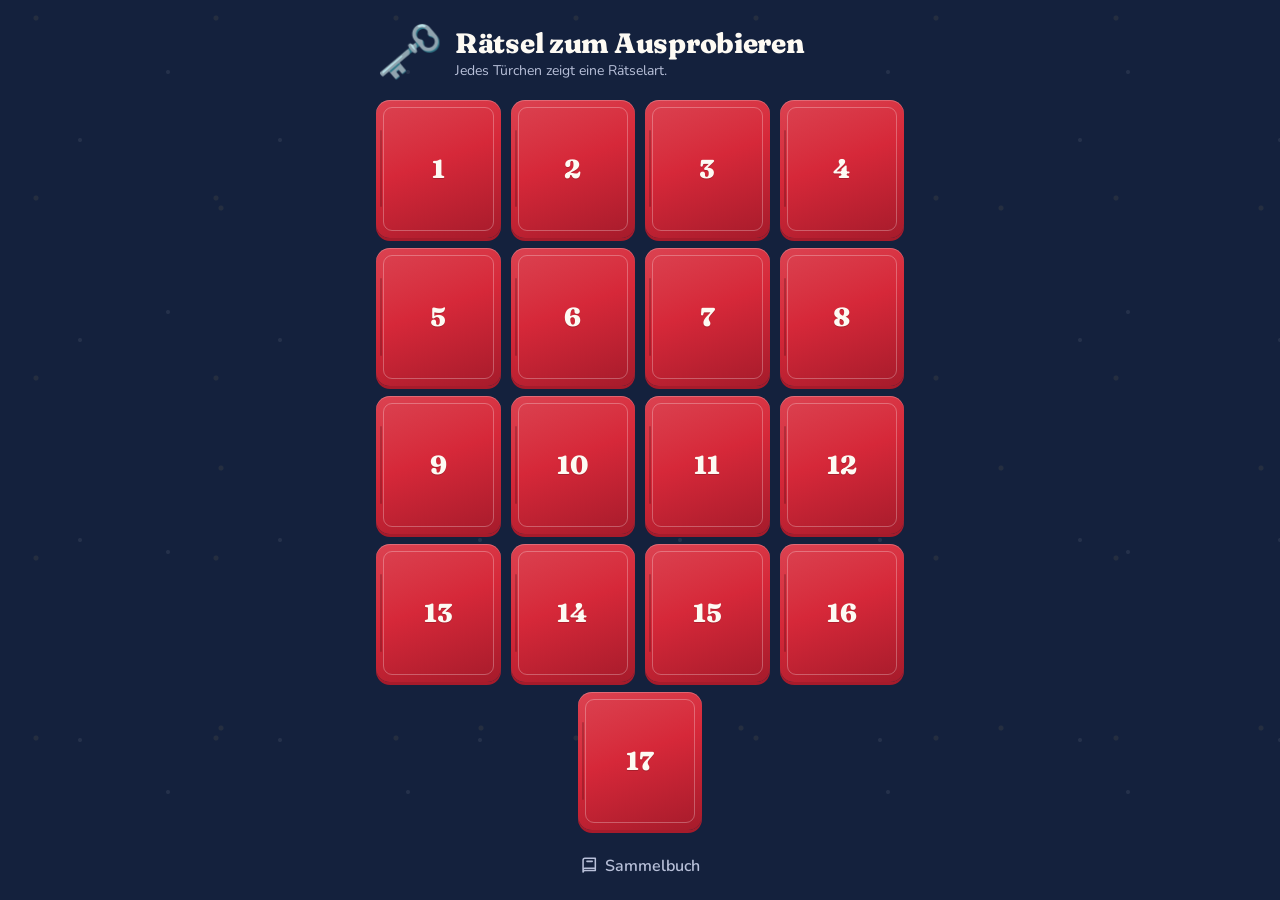
<file: demo/index.html>
<!doctype html>
<html lang="de">
<head>
  <meta charset="utf-8">
  <meta name="viewport" content="width=device-width, initial-scale=1, viewport-fit=cover">
  <meta name="robots" content="noindex, nofollow">
  <meta name="theme-color" content="#14213d">
  <title>…</title>
  <link rel="icon" href="data:image/svg+xml,%3Csvg xmlns='http://www.w3.org/2000/svg' viewBox='0 0 32 32'%3E%3Cpath d='M4 26 L20 3 L28 26Z' fill='%23d62839'/%3E%3Crect x='2' y='24' width='28' height='6' rx='3' fill='%23fdfaf3'/%3E%3C/svg%3E">
  <style>@font-face{font-family:Fraunces;font-style:normal;font-weight:100 900;font-display:swap;src:url([data-uri]) format('woff2-variations')}
@font-face{font-family:Nunito;font-style:normal;font-weight:200 1000;font-display:swap;src:url([data-uri]) format('woff2-variations')}</style>
  <style>:root {
  --nacht: #14213d;
  --nacht2: #1d2d52;
  --rot: #d62839;
  --rot-dunkel: #a61b2b;
  --creme: #fdfaf3;
  --gold: #f4c95d;
  --tanne: #2d6a4f;
  --text: #fdfaf3;
  --muted: #b8c0d9;
  --karte: #fdfaf3;
  --karte-text: #2b2d42;
  --radius: 18px;
  --tanne-dunkel: #1b4332;
  --tief: #0b1428;
  --linie: rgba(255,255,255,.06);
  --linie2: rgba(255,255,255,.12);
  --zu-text: rgba(253,250,243,.25);
  --tuer-text: #fdfaf3;
  --punkt1: rgba(244, 201, 93, .08);
  --punkt2: rgba(255, 255, 255, .07);
  --titel-schrift: Fraunces, Georgia, serif;
  --schnee: #fff;
}

* { box-sizing: border-box; }
html, body { margin: 0; }
body {
  font-family: Nunito, system-ui, sans-serif;
  background: var(--nacht);
  background-image:
    radial-gradient(circle at 20% 10%, var(--punkt1) 0 2px, transparent 3px),
    radial-gradient(circle at 70% 30%, var(--punkt2) 0 1.5px, transparent 2.5px),
    radial-gradient(circle at 40% 70%, var(--punkt2) 0 1.5px, transparent 2.5px),
    radial-gradient(circle at 85% 80%, var(--punkt1) 0 2px, transparent 3px);
  background-size: 180px 180px, 240px 240px, 200px 200px, 260px 260px;
  color: var(--text);
  min-height: 100vh;
  -webkit-font-smoothing: antialiased;
}
#app { max-width: 560px; margin: 0 auto; padding: 16px 16px 48px; }
/* Nach dem Aufklappen blendet die Türchen-Ansicht sanft ein */
#app.blende { animation: einblenden .45s ease-out both; }
@keyframes einblenden { from { opacity: 0; transform: translateY(10px); } to { opacity: 1; transform: none; } }
@media (prefers-reduced-motion: reduce) { #app.blende { animation: none; } }

h1, h2 { font-family: var(--titel-schrift); font-weight: 800; letter-spacing: -.01em; }
/* Fraunces: weiche, leicht «schiefe» Buchstaben – gibt dem Titel Charakter, den eine Standard-Serif nicht hat */
h1, .tuer .zahl, .gedicht p, .stueck .wort { font-variation-settings: 'SOFT' 60, 'WONK' 1; }
h1 { font-size: 28px; margin: 4px 0 0; line-height: 1.1; }
h2 { font-size: 22px; margin: 0 0 8px; }

button { font: inherit; cursor: pointer; }
.btn {
  background: var(--rot); color: var(--knopf-text, var(--creme)); border: 0; border-radius: 999px;
  padding: 13px 20px 11px; font-weight: 800; font-size: 16px;
  box-shadow: 0 3px 0 var(--rot-dunkel);
  transition: transform .08s;
}
.btn:active { transform: translateY(2px); box-shadow: 0 1px 0 var(--rot-dunkel); }
.btn.leise { background: transparent; color: var(--muted); box-shadow: none; padding: 9px 4px 7px; font-weight: 600; }
.btn:disabled { opacity: .5; }

/* Kopf */
.kopf { display: flex; align-items: center; gap: 12px; margin: 8px 0 20px; }
.kopf img { width: 64px; height: 80px; filter: drop-shadow(0 4px 8px rgba(0,0,0,.3)); }
.kopf .sub { color: var(--muted); font-size: 14px; margin-top: 2px; }

/* Kalender */
/* Flex statt Grid: eine unvollständige letzte Reihe wird zentriert */
.raster { --sp: 4; --abstand: 10px; display: flex; flex-wrap: wrap; justify-content: center; align-content: stretch; gap: var(--abstand); }
.raster .tuer { flex: 0 0 calc((100% - (var(--sp) - 1) * var(--abstand)) / var(--sp)); }
/* Icons */
.ico { width: 1.15em; height: 1.15em; vertical-align: -.22em; flex: none; }
.btn .ico { margin-right: 2px; }

/* Türchen: ein «Blatt» mit Zahl, das beim Antippen aufklappt – dahinter leuchtet das Innere */
.tuer {
  aspect-ratio: 1; border-radius: 14px; border: 0; padding: 0; background: transparent;
  color: var(--tuer-text); font-family: var(--titel-schrift); font-weight: 800; font-size: 26px;
  position: relative; perspective: 700px; -webkit-tap-highlight-color: transparent;
}
.tuer .innen, .tuer .blatt { position: absolute; inset: 0; border-radius: inherit; display: flex; align-items: center; justify-content: center; }
.tuer .innen { background: radial-gradient(circle at 50% 45%, color-mix(in srgb, var(--gold) 55%, var(--tief)) 0, var(--tief) 75%); color: var(--gold); box-shadow: inset 0 0 0 2px var(--linie2); }
.tuer .innen .ico { width: 42%; height: 42%; opacity: .9; }
.tuer .blatt {
  background: linear-gradient(160deg, var(--nacht2) 0%, color-mix(in srgb, var(--nacht2) 70%, var(--tief)) 100%);
  box-shadow: inset 0 0 0 2px var(--linie), inset 0 1px 0 rgba(255,255,255,.08);
  transform-origin: left center; backface-visibility: hidden; -webkit-backface-visibility: hidden;
  transition: transform .55s cubic-bezier(.4,0,.2,1), filter .2s;
}
/* Türrahmen: feine Linie innen, Scharnier-Andeutung links */
.tuer .blatt::before { content: ''; position: absolute; inset: 7px; border-radius: 9px; border: 1.5px solid rgba(255,255,255,.14); pointer-events: none; }
.tuer .blatt::after { content: ''; position: absolute; left: 4px; top: 22%; bottom: 22%; width: 2px; border-radius: 2px; background: rgba(0,0,0,.18); }
.tuer.offen .blatt { background: linear-gradient(160deg, color-mix(in srgb, var(--rot) 88%, #fff) 0%, var(--rot) 45%, var(--rot-dunkel) 100%); box-shadow: 0 3px 0 var(--rot-dunkel), inset 0 1px 0 rgba(255,255,255,.22); }
.tuer.offen .blatt::before { border-color: rgba(255,255,255,.28); }
.tuer.geloest .blatt { background: linear-gradient(160deg, color-mix(in srgb, var(--tanne) 85%, #fff) 0%, var(--tanne) 45%, var(--tanne-dunkel) 100%); box-shadow: 0 3px 0 var(--tanne-dunkel), inset 0 1px 0 rgba(255,255,255,.18); }
.tuer.geloest .zahl { opacity: .55; }
.tuer.offen:hover .blatt { filter: brightness(1.07); }
.tuer.offen:active .blatt { transform: translateY(2px); box-shadow: 0 1px 0 var(--rot-dunkel); }
.tuer.auf .blatt { transform: rotateY(-108deg); box-shadow: -12px 0 24px rgba(0,0,0,.35); }
.tuer.auf .innen .ico { animation: aufleuchten .5s ease-out both; }
@keyframes aufleuchten { from { transform: scale(.4); opacity: 0; } to { transform: scale(1); opacity: .9; } }
.tuer.heute .blatt { animation: puls 1.8s ease-in-out infinite; }
.tuer.zu { cursor: default; }
.tuer.zu .blatt { color: var(--zu-text); }
.tuer .zahl { position: relative; text-shadow: 0 1px 0 rgba(0,0,0,.18); }
/* Stempel «gelöst»: leicht schräg, wie aufgedrückt */
.tuer .stempel { position: absolute; width: 38%; max-width: 54px; right: 6%; top: 6%; color: var(--gold); transform: rotate(-14deg); opacity: .95; filter: drop-shadow(0 1px 0 rgba(0,0,0,.25)); }
.raster .tuer.letzte-breit { flex-basis: 100%; }
.raster .tuer.letzte-doppelt { flex-basis: calc((100% - (var(--sp) - 1) * var(--abstand)) / var(--sp) * 2 + var(--abstand)); }
.raster.sp-1 .tuer.letzte-doppelt { flex-basis: 100%; }
.raster .tuer.letzte { font-size: 34px; } .raster.sp-3 .tuer.letzte { font-size: 44px; } .raster.sp-2 .tuer.letzte, .raster.sp-1 .tuer.letzte { font-size: 60px; }
.tuer.letzte-besonders .blatt, .tuer.letzte-doppelt .blatt { box-shadow: inset 0 0 0 3px var(--gold), 0 0 18px color-mix(in srgb, var(--gold) 35%, transparent); }
.tuer.letzte.zu .blatt { color: color-mix(in srgb, var(--gold) 70%, transparent); }
.tuer .schleife { position: absolute; top: 8%; left: 9%; color: var(--gold); width: 17%; height: 17%; max-width: 22px; max-height: 22px; }   /* mitwachsend: bei kleinen Türchen nicht in der Zahl */
.tuer.letzte-breit .schleife, .tuer.letzte-doppelt .schleife { top: 7px; left: 9px; width: 20px; height: 20px; }
.tuer .schleife { line-height: 0; }
.tuer .schleife .ico { width: 100%; height: 100%; display: block; vertical-align: 0; }   /* sonst steht das Symbol auf der Grundlinie der grossen Zahl und rutscht nach unten */
.tuer.letzte .stempel { max-width: 64px; width: 30%; }
@keyframes puls { 0%,100% { box-shadow: 0 3px 0 var(--rot-dunkel), 0 0 0 0 color-mix(in srgb, var(--gold) 60%, transparent); } 50% { box-shadow: 0 3px 0 var(--rot-dunkel), 0 0 0 8px transparent; } }
@media (prefers-reduced-motion: reduce) { .tuer.heute .blatt { animation: none; box-shadow: 0 0 0 3px var(--gold); } .tuer .blatt { transition: none; } }

.fuss { display: flex; justify-content: center; margin-top: 22px; }

/* Tag */
.kopfzeile { display: grid; grid-template-columns: 40px 1fr 40px; align-items: center; gap: 8px; margin: 0 0 14px -4px; }
.kopfzeile .tagnr { text-align: center; }
.zurueck {
  width: 40px; height: 40px; border-radius: 50%; border: 0; display: grid; place-items: center;
  background: var(--nacht2); color: var(--gold); font-size: 30px; line-height: 1; font-weight: 400;
  box-shadow: inset 0 0 0 1.5px var(--linie2); transition: filter .12s, transform .08s;
}
.zurueck .ico { width: 24px; height: 24px; margin-left: -2px; }   /* optisch zentriert: der Pfeil ist linkslastig */
.zurueck:hover { filter: brightness(1.15); }
.zurueck:active { transform: scale(.94); }
.tagnr { font-family: var(--titel-schrift); font-weight: 800; color: var(--gold); font-size: 15px; letter-spacing: .08em; text-transform: uppercase; }
.figur-sagt { display: flex; gap: 10px; align-items: flex-start; margin: 10px 0 18px; }
.figur-sagt img { width: 54px; flex: none; margin-top: 4px; }
.blase {
  background: var(--karte); color: var(--karte-text); border-radius: var(--radius);
  padding: 14px 16px; font-size: 17px; line-height: 1.45; white-space: pre-line;
  box-shadow: 0 6px 20px rgba(0,0,0,.25);
  position: relative;
}
/* Sprechblasen-Spitze, zeigt zur Figur */
.figur-sagt .blase { border-top-left-radius: 6px; }
.figur-sagt .blase::before {
  content: ''; position: absolute; left: -10px; top: 18px;
  border: 8px solid transparent; border-right: 11px solid var(--karte); border-left: 0;   /* 1px Überlappung: sonst Haarspalt auf hochauflösenden Bildschirmen */
}
.karte { background: var(--nacht2); border-radius: var(--radius); padding: 16px; margin: 14px 0; }
.karte.hell { background: var(--karte); color: var(--karte-text); }
.frage { font-weight: 800; margin-bottom: 10px; }
.eingabe { display: flex; gap: 8px; }
.eingabe input {
  flex: 1; min-width: 0; font: inherit; font-size: 17px; padding: 12px 14px;
  border-radius: 12px; border: 2px solid transparent; background: var(--creme); color: var(--karte-text);
}
.eingabe input:focus { outline: none; border-color: var(--gold); }
.antwort-hinweis { min-height: 22px; margin-top: 8px; color: var(--gold); font-weight: 600; font-size: 15px; }
.wackeln { animation: wackeln .35s; }
@keyframes wackeln { 25% { transform: translateX(-6px); } 50% { transform: translateX(6px); } 75% { transform: translateX(-3px); } }

.bilder { display: grid; gap: 10px; grid-template-columns: repeat(auto-fit, minmax(140px, 1fr)); margin: 12px 0; }
.bilder img { width: 100%; border-radius: 12px; display: block; background: var(--nacht2); }
.bild-fehlt { padding: 20px; border: 2px dashed var(--muted); border-radius: 12px; color: var(--muted); font-size: 13px; text-align: center; }

.decoder { width: 100%; border-radius: 12px; display: block; background: #fff; }
.chiffre { font-family: "Courier New", monospace; font-weight: 700; font-size: 26px; letter-spacing: .2em; text-align: center; padding: 12px; background: var(--creme); color: var(--karte-text); border-radius: 12px; word-break: break-all; }

.belohnung { animation: auf .5s ease-out; }
@keyframes auf { from { opacity: 0; transform: translateY(12px) scale(.97); } to { opacity: 1; transform: none; } }
.stueck { background: var(--gold); color: var(--karte-text); border-radius: var(--radius); padding: 14px 16px; margin: 12px 0; }
.stueck .label { font-size: 13px; font-weight: 800; letter-spacing: .06em; text-transform: uppercase; opacity: .7; }
.stueck .wort { font-family: var(--titel-schrift); font-size: 26px; font-weight: 800; margin-top: 2px; }
.ps { font-family: "Courier New", monospace; font-weight: 700; color: var(--muted); margin-top: 10px; font-size: 15px; letter-spacing: .12em; }

/* Sammelbuch */
.satz { font-family: var(--titel-schrift); font-size: 22px; line-height: 1.8; }
.satz .w { display: inline-block; margin-right: .3em; }
.satz .luecke { display: inline-block; width: 2.4em; border-bottom: 3px dotted var(--muted); margin-right: .3em; transform: translateY(-.25em); }
.psliste { font-family: "Courier New", monospace; font-weight: 700; letter-spacing: .1em; line-height: 1.9; }
.psliste span { color: var(--muted); font-family: Nunito, sans-serif; letter-spacing: 0; font-weight: 600; margin-right: 8px; }

/* Spiele */
.schiebe { position: relative; margin: 0 auto; border-radius: 12px; overflow: hidden; background: var(--tief); touch-action: manipulation; }
.schiebe .kachel { position: absolute; border: 1px solid rgba(0,0,0,.25); transition: left .15s, top .15s; background-repeat: no-repeat; cursor: pointer; }
.memory { display: grid; grid-template-columns: repeat(4, 1fr); gap: 8px; }
.memory button { aspect-ratio: 3/4; border: 0; border-radius: 10px; background: var(--rot); color: inherit; font-size: 34px; transition: transform .2s; box-shadow: 0 3px 0 var(--rot-dunkel); padding: 0; overflow: hidden; }
.memory button.auf, .memory button.weg { background: var(--creme); color: inherit; }
.memory button.weg { opacity: .45; box-shadow: none; }
.memory button .inhalt { visibility: hidden; display: flex; width: 100%; height: 100%; align-items: center; justify-content: center; }
.memory button.auf .inhalt, .memory button.weg .inhalt { visibility: visible; }
.memory button img { width: 100%; height: 100%; object-fit: cover; display: block; }
.reihe { display: flex; flex-direction: column; gap: 8px; }
.reihe button { text-align: left; background: var(--creme); color: var(--karte-text); border: 3px solid transparent; border-radius: 12px; padding: 12px 14px; font-weight: 700; }
.reihe button.wahl { border-color: var(--gold); }
.reihe button .nr { color: var(--rot); margin-right: 8px; }

/* AR */
.ar-overlay { position: fixed; inset: 0; z-index: 50; background: #000; }
.ar-overlay a-scene { position: absolute; inset: 0; }
.ar-zu { position: fixed; top: max(12px, env(safe-area-inset-top)); right: 12px; z-index: 60; }

/* Finale */
.zeile-check { margin: 10px 0; }
.zeile-check .label { font-weight: 800; margin-bottom: 6px; }
.zeile-check.ok input { border-color: var(--tanne); background: #e6f4ea; }
.gedicht { text-align: center; padding: 28px 8px; }
.gedicht p { font-family: var(--titel-schrift); font-size: 23px; line-height: 1.4; margin: 0 0 14px; opacity: 0; animation: auf 1.2s ease-out forwards; }
.gedicht p.gross { font-size: 30px; color: var(--gold); }
.schnee { position: fixed; inset: 0; pointer-events: none; overflow: hidden; z-index: 5; }
.schnee i { position: absolute; top: -12px; border-radius: 50%; background: var(--schnee); box-shadow: 0 0 6px var(--schnee);
  animation: fall var(--d) var(--v) linear infinite, taumeln var(--sd) ease-in-out infinite alternate; }
@keyframes fall { to { transform: translate3d(0, 112vh, 0); } }
@keyframes taumeln { from { margin-left: calc(-1 * var(--sway)); } to { margin-left: var(--sway); } }

.vorschau-leiste { background: var(--gold); color: var(--karte-text); font-size: 13px; font-weight: 700; padding: 6px 12px; border-radius: 10px; margin-bottom: 10px; display: flex; gap: 8px; align-items: center; flex-wrap: wrap; }
.vorschau-leiste button { background: var(--karte-text); color: var(--gold); border: 0; border-radius: 6px; padding: 3px 8px; font-weight: 800; }

/* Fehlerseite – bewusst langweilig */
body.fehler { background: #f3f3f3; color: #333; font-family: -apple-system, BlinkMacSystemFont, "Segoe UI", Roboto, sans-serif; }
.fehlerseite { max-width: 520px; margin: 18vh auto 0; padding: 0 24px; }
.fehlerseite h1 { font-family: inherit; font-weight: 600; font-size: 26px; color: #444; }
.fehlerseite p { color: #666; line-height: 1.5; font-size: 15px; }
.fehlerseite .id { color: #aaa; font-size: 12px; margin-top: 32px; font-family: monospace; }
.eckbild { position: fixed; right: -5px; bottom: 34px; width: 22px; transform: rotate(-24deg); opacity: .9; }

/* ── Generische Bausteine ── */
.blase.erzaehler { border-top-left-radius: var(--radius); margin: 10px 0 18px; }
.laden { color: var(--muted); }
.stufe + .stufe { margin-top: 26px; padding-top: 18px; border-top: 2px dashed var(--linie2); }
.stufe.frisch { animation: auf .5s ease-out; }
.spaet { opacity: 0; animation: auf 1.2s ease-out forwards; }
.werkzeug-chip { display: inline-block; background: var(--linie2); color: var(--gold); font-weight: 800; font-size: 13px; padding: 4px 10px; border-radius: 999px; margin: 6px 0; }
.spiegelschrift { transform: scaleX(-1); font-family: var(--titel-schrift); font-weight: 800; font-size: 26px; text-align: center; padding: 16px; background: var(--creme); color: var(--karte-text); border-radius: 12px; white-space: pre-line; }
.chiffre { white-space: pre-line; }
.chiffre.klein { font-size: 18px; letter-spacing: .1em; }
.anagramm { display: flex; flex-wrap: wrap; gap: 18px 22px; justify-content: center; margin: 12px 0 6px; }
.anagramm-wort { display: flex; flex-wrap: wrap; gap: 6px; justify-content: center; }
.anagramm-box { margin-bottom: 8px; }
.anagramm-kachel.wahl { outline: 3px solid var(--gold); outline-offset: 2px; transform: translateY(-3px); }
.anagramm-kachel.getauscht { animation: kachel-tausch .25s ease-out; }
@keyframes kachel-tausch { from { transform: scale(.85); } to { transform: scale(1); } }
.anagramm-kachel { --b: clamp(32px, calc((min(100vw, 560px) - 70px) / var(--n, 1) - 6px), 44px); border: 0; padding: 0; cursor: pointer; transition: transform .15s; width: var(--b); height: calc(var(--b) * 1.18); display: flex; align-items: center; justify-content: center; background: var(--creme); color: var(--karte-text); border-radius: 10px; font-family: var(--titel-schrift); font-weight: 800; font-size: calc(var(--b) * .58); box-shadow: 0 3px 0 rgba(0,0,0,.25); }
.audio { width: 100%; margin: 10px 0; }
.karte.mitte { text-align: center; }
.zahlenschloss { display: flex; gap: 10px; justify-content: center; margin: 4px 0 16px; }
.rad { display: flex; flex-direction: column; align-items: center; background: var(--tief); border-radius: 12px; padding: 4px; }
.rad button { background: none; border: 0; color: var(--muted); font-size: 18px; padding: 6px 14px; }
.ziffer { font-family: "Courier New", monospace; font-weight: 700; font-size: 34px; width: 48px; text-align: center; background: var(--creme); color: var(--karte-text); border-radius: 8px; padding: 4px 0; }
.auswahl { display: flex; flex-direction: column; gap: 8px; }
.auswahl button { text-align: left; background: var(--creme); color: var(--karte-text); border: 3px solid transparent; border-radius: 12px; padding: 12px 14px; font-weight: 700; }
.auswahl button.falsch { border-color: var(--rot); opacity: .6; }
.schiebe .kachel.zahl { background: var(--creme); color: var(--karte-text); display: flex; align-items: center; justify-content: center; font-family: var(--titel-schrift); font-weight: 800; }
.loesungswort { display: flex; gap: 6px; flex-wrap: wrap; }
.loesungswort span { width: 38px; height: 46px; border-bottom: 3px solid var(--gold); display: flex; align-items: center; justify-content: center; font-family: var(--titel-schrift); font-weight: 800; font-size: 24px; }
.konfetti { position: fixed; inset: 0; pointer-events: none; z-index: 6; overflow: hidden; }
/* Konfetti: aussen die seitliche Bewegung, innen Wurf (hoch, dann fallen) und Drehung */
.konfetti i { position: absolute; left: var(--x0); bottom: -20px; display: block; opacity: 0; animation: k-seit var(--dauer) var(--verz) cubic-bezier(.15,.6,.35,1) forwards; }
.konfetti b { display: block; animation: k-wurf var(--dauer) var(--verz) forwards; }
@keyframes k-seit { 0% { transform: translateX(0); opacity: 1; } 85% { opacity: 1; } 100% { transform: translateX(var(--dx)); opacity: 0; } }
@keyframes k-wurf {
  0% { transform: translateY(0) rotateX(0) rotateY(0); animation-timing-function: cubic-bezier(.1,.7,.3,1); }
  32% { transform: translateY(calc(-1 * var(--h))) rotateX(200deg) rotateY(120deg); animation-timing-function: cubic-bezier(.5,0,.8,.4); }
  100% { transform: translateY(25vh) rotateX(var(--rot)) rotateY(var(--rot)); }
}
.vorschau-leiste select { font: inherit; font-weight: 700; border-radius: 6px; border: 0; padding: 2px 6px; }
.vorschau-knopf { margin-top: 8px; }
@media (prefers-reduced-motion: reduce) { .spaet, .gedicht p, .stufe.frisch { animation-duration: .01s !important; } }

.figur-sagt .symbol { font-size: 42px; width: 54px; flex: none; text-align: center; line-height: 1.1; margin-top: 2px; }
.kopf .symbol { font-size: 54px; line-height: 1; }

/* Pixelbild */
.pixelrahmen { background: var(--tief); border-radius: 12px; overflow: hidden; margin: 10px 0; }
.pixelbild { width: 100%; height: auto; display: block; }
.tipps { display: flex; flex-direction: column; gap: 6px; margin: 8px 0; }
.tipp { background: var(--nacht2); border-radius: 12px; padding: 10px 14px; font-size: 16px; line-height: 1.4; }
.tipp b { color: var(--gold); }
.tipp.neu { animation: auf .4s ease-out; }
.tipp-zeile { display: flex; align-items: center; gap: 10px; flex-wrap: wrap; }
.tipp-info { color: var(--muted); font-size: 14px; }
.pixel-loesung { margin: 10px 0; text-align: center; }
.pixel-loesung img { width: 100%; border-radius: 12px; display: block; animation: scharf 1.6s ease-out; }
.pixel-loesung .loesung { font-family: var(--titel-schrift); font-weight: 800; font-size: 28px; color: var(--gold); margin-top: 10px; }
@keyframes scharf { from { filter: blur(18px) saturate(.6); transform: scale(1.03); } to { filter: none; transform: none; } }

.chiffre.freimaurer { color: var(--karte-text); padding: 16px; }
.chiffre.freimaurer svg { display: block; margin: 0 auto; }

/* Vorschau im Generator: wie auf dem Handy – scrollen ja, Balken nein */
html.im-generator { scrollbar-width: none; }
html.im-generator::-webkit-scrollbar, html.im-generator body::-webkit-scrollbar { display: none; }

/* Kalender füllt den Bildschirm – wenige Türchen werden grösser */
#app.kalender-ansicht { display: flex; flex-direction: column; min-height: 100vh; min-height: 100dvh; padding-bottom: 16px; }
#app.kalender-ansicht .raster { flex: 1; }
#app.kalender-ansicht .tuer { aspect-ratio: auto; min-height: 64px; }
#app.kalender-ansicht .fuss { margin-top: 16px; }
.raster.sp-3 .tuer { font-size: 34px; } .raster.sp-2 .tuer { font-size: 44px; } .raster.sp-1 .tuer { font-size: 56px; }
.raster.sp-3 .tuer .stern, .raster.sp-2 .tuer .stern, .raster.sp-1 .tuer .stern { font-size: 20px; top: 10px; right: 12px; }

/* ───────── Designs ───────── */
body.design-geheimnis {
  --nacht: #16110e; --nacht2: #2a211b; --rot: #b8862b; --rot-dunkel: #86611d; --gold: #f2c46d; --tanne: #56703f; --tanne-dunkel: #3b4d2b;
  --text: #f6ecd9; --muted: #b9a88c; --creme: #fffaf0; --karte: #f6ecd9; --karte-text: #2a211b; --tief: #0d0907;
  --punkt1: rgba(242, 196, 109, .10); --punkt2: rgba(255, 230, 190, .05); --zu-text: rgba(246,236,217,.25);
}
body.design-pastell {
  --nacht: #fbf4ef; --nacht2: #efe4f3; --rot: #e17aa5; --rot-dunkel: #c25b88; --gold: #c77d14; --tanne: #5fb893; --tanne-dunkel: #3f9372;
  --text: #3b3350; --muted: #7d7494; --creme: #ffffff; --karte: #ffffff; --karte-text: #3b3350; --tief: #e6dcec;
  --linie: rgba(59,51,80,.06); --linie2: rgba(59,51,80,.12); --zu-text: rgba(59,51,80,.3); --tuer-text: #ffffff;
  --punkt1: rgba(225, 122, 165, .12); --punkt2: rgba(95, 184, 147, .10); --titel-schrift: Nunito, system-ui, sans-serif; --schnee: #e17aa5;
}
body.design-pastell .tuer.zu, body.design-hell .tuer.zu { background: var(--nacht2); }
body.design-geburtstag {
  --nacht: #2b1055; --nacht2: #3f1d78; --rot: #ff6b35; --rot-dunkel: #d24e1e; --gold: #ffd23f; --tanne: #06b58a; --tanne-dunkel: #04876a;
  --text: #ffffff; --muted: #cdb9f2; --creme: #ffffff; --karte: #fff8e7; --karte-text: #2b1055; --tief: #1c0a3a;
  --punkt1: rgba(255, 210, 63, .18); --punkt2: rgba(6, 214, 160, .14); --titel-schrift: Nunito, system-ui, sans-serif;
}
body.design-hell {
  --nacht: #f3f5f8; --nacht2: #e2e7ee; --rot: #2f6fdb; --rot-dunkel: #1f54ad; --gold: #b87a00; --tanne: #2e9e62; --tanne-dunkel: #237a4b;
  --text: #1d2433; --muted: #5b6475; --creme: #ffffff; --karte: #ffffff; --karte-text: #1d2433; --tief: #dfe5ee;
  --linie: rgba(29,36,51,.06); --linie2: rgba(29,36,51,.12); --zu-text: rgba(29,36,51,.3); --tuer-text: #ffffff;
  --punkt1: transparent; --punkt2: transparent; --titel-schrift: Nunito, system-ui, sans-serif; --schnee: #9fb4d6;
}
body.design-pastell .blase, body.design-hell .blase { box-shadow: 0 2px 10px rgba(0,0,0,.08); }

/* Vor dem Start */
.countdown { display: flex; justify-content: center; gap: 12px; margin: 6px 0 18px; }
.cd-teil { background: var(--nacht2); border-radius: 14px; padding: 12px 8px; min-width: 84px; text-align: center; box-shadow: inset 0 0 0 2px var(--linie); }
.cd-teil b .ico { width: 1em; height: 1em; vertical-align: -.1em; }
.cd-teil b { display: block; font-family: var(--titel-schrift); font-size: 40px; line-height: 1; color: var(--gold); }
.cd-teil span { display: block; margin-top: 6px; font-size: 12px; color: var(--muted); text-transform: uppercase; letter-spacing: .08em; }
.raster.vorschau-zu .tuer { cursor: default; }
/* Vor dem Start ohne Türchen: Inhalt senkrecht in der Mitte */
#app.vorstart-ansicht { display: flex; flex-direction: column; min-height: 100vh; min-height: 100dvh; }
.vorstart-mitte { flex: 1; display: flex; flex-direction: column; justify-content: center; padding-bottom: 8vh; }
.vorstart-sub { text-align: center; color: var(--muted); font-size: 16px; margin: 0 0 18px; }
.vorstart-mitte .kopf { justify-content: center; text-align: left; }
.geheimnis { text-align: center; }
.schloss-gross { width: 96px; height: 96px; margin: 0 auto 18px; display: block; color: var(--gold); filter: drop-shadow(0 8px 24px rgba(0,0,0,.4)); }
.schloss-gross .ico { width: 100%; height: 100%; }
.geheimnis .sub { color: var(--muted); font-size: 16px; }
.geheimnis-text { text-align: left; margin-top: 26px; }
.countdown.mit-sekunden { gap: 8px; }
.countdown.mit-sekunden .cd-teil { min-width: 72px; padding: 10px 6px; }
.countdown.mit-sekunden .cd-teil b { font-size: 34px; }

/* Autor-Ansicht auf der Tarnseite */
.autor-hinweis { background: var(--gold); color: var(--karte-text); font-size: 13px; font-weight: 700; padding: 8px 12px; border-radius: 10px; margin-bottom: 12px; }

/* Gratis-Kalender: kleine Zeile ganz unten */
.marke-zeile { text-align: center; font-size: 12px; color: var(--muted); opacity: .75; margin: 18px 0 4px; }
.marke-zeile a { color: inherit; text-decoration: underline; text-underline-offset: 2px; }

/* Vollbild-Finale: Enthüllung über den ganzen Bildschirm */
.vollbild { position: fixed; inset: 0; z-index: 4; background: var(--tief); display: grid; place-items: center; padding: 24px; overflow: auto; animation: vollbild-ein .6s ease-out; }
.vollbild.weg { opacity: 0; transition: opacity .4s; }
.vollbild-innen { max-width: 560px; width: 100%; text-align: center; }
.vollbild .gedicht p { font-size: 28px; }
.vollbild .gedicht p.gross { font-size: 40px; }
.vollbild-zu { opacity: 0; pointer-events: none; transition: opacity .6s; }
.vollbild-zu.da { opacity: 1; pointer-events: auto; }
@keyframes vollbild-ein { from { opacity: 0; } to { opacity: 1; } }

/* Fortschritt mitnehmen */
.fortschritt-qr { background: #fff; border-radius: 12px; padding: 10px; width: min(260px, 100%); margin: 4px auto 12px; }
.fortschritt-qr svg { display: block; width: 100%; height: auto; }
.tipp-zeile.mitte { justify-content: center; }
.fortschritt-link { margin-top: 10px; font-size: 13px; color: var(--muted); }
.fortschritt-link .link-text { word-break: break-all; user-select: all; margin-top: 6px; opacity: .8; }
.geraete-hinweis { display: flex; align-items: center; gap: 10px; margin: 14px 0 0; padding: 10px 12px; border-radius: 12px; background: var(--nacht2); color: var(--muted); font-size: 14px; }
.geraete-hinweis svg { flex: none; width: 20px; height: 20px; }
.geraete-hinweis span { flex: 1; }
.geraete-hinweis .mini { background: none; border: 0; color: inherit; font-size: 16px; cursor: pointer; padding: 4px; }

/* ── Neue Schlösser (Labor) ── */
.leise-text { color: var(--muted); font-size: 14px; margin: 6px 0 10px; }
.karte.mitte .btn { margin-top: 8px; }
/* Richtung */
.richtung-anzeige { display: flex; gap: 6px; justify-content: center; flex-wrap: wrap; margin: 4px 0 12px; font-size: 26px; min-height: 36px; }
.richtung-anzeige span { width: 34px; height: 36px; border-radius: 8px; background: color-mix(in srgb, var(--text) 10%, transparent); display: grid; place-items: center; color: var(--text); }
.richtung-anzeige span.voll { background: var(--rot); color: var(--knopf-text, #fff); }
.richtung-kreuz { display: grid; grid-template-columns: repeat(3, 64px); gap: 8px; justify-content: center; }
.pfeil { height: 64px; border-radius: 16px; border: 0; background: color-mix(in srgb, var(--text) 14%, transparent); color: var(--text); font-size: 28px; cursor: pointer; }
.pfeil { display: grid; place-items: center; }
.pfeil .ico { width: 28px; height: 28px; vertical-align: 0; }
.richtung-kreuz.klein .pfeil .ico { width: 24px; height: 24px; }
.richtung-anzeige .ico { width: 20px; height: 20px; vertical-align: 0; }
.pfeil:active { transform: scale(.95); }
.pfeil.loeschen { background: transparent; color: var(--text); font-size: 22px; }
/* Farbe */
.farbschloss { display: flex; gap: 10px; justify-content: center; flex-wrap: wrap; margin: 6px 0; }
.farbfeld { width: 54px; height: 54px; border-radius: 50%; border: 3px solid rgba(0,0,0,.15); cursor: pointer; box-shadow: inset 0 -4px 0 rgba(0,0,0,.15); }
.farbfeld.leer { background: repeating-linear-gradient(45deg, #ddd 0 6px, #eee 6px 12px); }
/* Muster */
.muster { width: min(260px, 80vw); height: auto; touch-action: none; display: block; margin: 0 auto; user-select: none; }
.muster-punkt { fill: var(--text); opacity: .4; transition: opacity .15s, fill .15s; }
.muster-punkt.an { fill: var(--rot); opacity: 1; }
.muster-punkt.falsch { fill: #b00020; }
.muster-linie, .muster-zug { fill: none; stroke: var(--rot); stroke-width: 7; stroke-linecap: round; stroke-linejoin: round; opacity: .75; }
/* Regler */
.regler { display: flex; flex-direction: column; gap: 12px; margin: 6px 0 4px; }
.regler-zeile { display: grid; grid-template-columns: minmax(0, auto) 1fr 32px; gap: 10px; align-items: center; color: var(--text); }
.regler-zeile input { width: 100%; accent-color: var(--rot); }
.regler-wert { font-size: 20px; text-align: right; }
/* Uhr */
.uhr { width: min(220px, 70vw); height: auto; display: block; margin: 0 auto; }
.uhr-blatt { fill: #fff; stroke: var(--karte-text); stroke-width: 3; }
.uhr-strich { stroke: var(--karte-text); stroke-width: 1.5; opacity: .5; }
.uhr-strich.gross { stroke-width: 3; opacity: .9; }
.uhr-zahl { font-size: 17px; text-anchor: middle; fill: var(--karte-text); font-family: var(--titel-schrift); }
.uhr-stunde { stroke: var(--karte-text); stroke-width: 7; stroke-linecap: round; transition: transform .25s; }
.uhr-minute { stroke: var(--rot); stroke-width: 4; stroke-linecap: round; transition: transform .25s; }
.uhr-mitte { fill: var(--rot); }
.uhr-anzeige { font-size: 22px; color: var(--text); margin: 6px 0; font-variant-numeric: tabular-nums; }
.uhr-steuer { display: flex; gap: 18px; justify-content: center; flex-wrap: wrap; color: var(--text); }
.uhr-steuer > div { display: flex; align-items: center; gap: 6px; }
.uhr-steuer .btn { min-width: 44px; margin: 0; }
/* Uhrzeit-Schloss */
.karte .schloss-gross { width: 64px; height: 64px; margin: 4px auto 8px; color: var(--text); opacity: .7; }
.karte .schloss-gross.offen { color: var(--tanne); opacity: 1; }
.karte .schloss-gross svg { width: 100%; height: 100%; }
/* Lights Out */
.lichter { display: grid; gap: 8px; width: min(280px, 80vw); margin: 6px auto; }
.lichter button { aspect-ratio: 1; border-radius: 12px; border: 0; background: #3a3f55; cursor: pointer; transition: background .2s, box-shadow .2s; }
.lichter button.an { background: #ffd23f; box-shadow: 0 0 18px rgba(255, 210, 63, .7); }
/* Tonfolge */
.simon-rad { display: grid; grid-template-columns: 1fr 1fr; gap: 10px; width: min(240px, 70vw); margin: 8px auto 12px; }
.simon { aspect-ratio: 1; border: 0; cursor: pointer; opacity: .55; transition: opacity .1s, transform .1s; }
.simon.an { opacity: 1; transform: scale(1.04); }
.simon-0 { background: #2a9d8f; border-top-left-radius: 100%; }
.simon-1 { background: #e63946; border-top-right-radius: 100%; }
.simon-2 { background: #ffd23f; border-bottom-left-radius: 100%; }
.simon-3 { background: #3a86ff; border-bottom-right-radius: 100%; }
.regler + .mitte, .karte .mitte { text-align: center; }
.uhr-steuer .btn { width: 44px; height: 44px; padding: 0; border-radius: 50%; font-size: 22px; line-height: 1; background: color-mix(in srgb, var(--text) 14%, transparent); color: var(--text); box-shadow: none; }
.uhr-steuer span { min-width: 64px; text-align: right; }
.uhr-zahl { font-size: 15px; }
.muster-zug.aus { display: none; }

/* ── Neue Spiele (Labor) ── */
/* Puzzle */
.puzzle { position: relative; margin: 6px auto; border-radius: 10px; overflow: hidden; touch-action: manipulation; }
.puzzle-teil { position: absolute; border: 0; padding: 0; background-repeat: no-repeat; cursor: pointer; transition: left .25s, top .25s, box-shadow .2s; box-shadow: inset 0 0 0 1px rgba(255,255,255,.35); }
.puzzle-teil.wahl { box-shadow: inset 0 0 0 4px var(--gold); z-index: 2; }
.puzzle.fertig .puzzle-teil { box-shadow: none; }
/* Labyrinth */
.labyrinth { width: min(320px, 86vw, calc(100svh - 400px)); height: auto; display: block; margin: 4px auto 10px; touch-action: none; background: color-mix(in srgb, var(--text) 6%, transparent); border-radius: 8px; }
.laby-wand { stroke: var(--text); stroke-width: 3; stroke-linecap: round; fill: none; }
.laby-spur { fill: none; stroke: var(--gold); stroke-width: 4; stroke-linecap: round; stroke-linejoin: round; opacity: .55; }
.laby-figur { fill: var(--rot); transition: cx .18s, cy .18s; }
.laby-ziel { text-anchor: middle; }
.richtung-kreuz.klein { grid-template-columns: repeat(3, 52px); }
.richtung-kreuz.klein .pfeil { height: 52px; font-size: 24px; }
/* Wortsuche */
.wortliste { display: flex; flex-wrap: wrap; gap: 6px 12px; justify-content: center; margin: 0 0 10px; }
.wortliste span { font-weight: 700; }
.wortliste span.gefunden { text-decoration: line-through; opacity: .5; }
.wortgitter { display: grid; gap: 2px; width: min(340px, 88vw); margin: 0 auto; }
.wortgitter button { aspect-ratio: 1; border: 0; border-radius: 6px; background: color-mix(in srgb, var(--text) 8%, transparent); color: var(--text); font: 700 clamp(11px, 3.4vw, 17px) var(--titel-schrift); padding: 0; cursor: pointer; }
.wortgitter button.wahl { background: var(--gold); color: #2b2d42; }
.wortgitter button.gefunden { background: color-mix(in srgb, var(--tanne) 70%, transparent); color: #fff; }
.wortgitter button.kurz { background: color-mix(in srgb, var(--rot) 60%, transparent); }
/* Nonogramm */
.nono { display: grid; gap: 1px; width: min(300px, 78vw); margin: 4px auto; align-items: end; }
.nono-hinw { display: flex; gap: 3px; font-size: 12px; color: var(--muted); font-variant-numeric: tabular-nums; }
.nono-hinw.spalte { flex-direction: column; align-items: center; justify-content: flex-end; padding-bottom: 3px; }
.nono-hinw.zeile { justify-content: flex-end; padding-right: 5px; align-self: center; }
.nono-zelle { aspect-ratio: 1; border: 0; padding: 0; background: color-mix(in srgb, var(--text) 10%, transparent); cursor: pointer; position: relative; }
.nono-zelle.voll { background: var(--text); }
.nono-zelle.kreuz::after { content: '✕'; position: absolute; inset: 0; display: grid; place-items: center; color: var(--muted); font-size: 12px; }
.nono-zelle.rand-r { margin-right: 2px; }
.nono-zelle.rand-u { margin-bottom: 2px; }
.nono.fertig .nono-zelle.voll { background: var(--gold); }
.nono-modus { display: flex; gap: 8px; justify-content: center; margin-top: 10px; }
.nono-modus .btn.aktiv { outline: 2px solid var(--gold); }
/* Kreuzworträtsel */
.kreuzwort { display: grid; gap: 2px; margin: 4px auto; }
.kw-leer { aspect-ratio: 1; }
.kw-zelle { position: relative; background: #fff; border-radius: 3px; }
.kw-zelle.wort { background: #fff3c4; }
.kw-zelle small { position: absolute; top: 1px; left: 2px; font-size: 9px; color: #555; line-height: 1; pointer-events: none; }
.kw-zelle input { width: 100%; height: 100%; aspect-ratio: 1; border: 0; background: transparent; text-align: center; font: 700 clamp(12px, 4vw, 18px) var(--titel-schrift); color: #2b2d42; padding: 0; text-transform: uppercase; caret-color: var(--rot); }
.kw-aktiv { text-align: center; min-height: 22px; margin: 8px 0 2px; color: var(--gold); font-weight: 700; }
.kw-liste { display: grid; grid-template-columns: 1fr; gap: 10px; margin-top: 10px; font-size: 15px; }
.kw-fragen b { display: block; margin-bottom: 4px; color: var(--gold); }
.kw-fragen span { font-weight: 700; }
@media (min-width: 520px) { .kw-liste { grid-template-columns: 1fr 1fr; } }
/* Suchbild */
.suchbild { position: relative; margin: 4px auto; border-radius: 10px; overflow: hidden; cursor: crosshair; }
.suchbild img { display: block; width: 100%; height: auto; }
.such-ring { position: absolute; aspect-ratio: 1; transform: translate(-50%, -50%); border: 3px solid var(--gold); border-radius: 50%; box-shadow: 0 0 0 2px rgba(0,0,0,.35); pointer-events: none; animation: auf .3s ease-out; }
.such-ring.daneben { border-color: var(--rot); opacity: .8; }

/* ── Erzählen (Labor) ── */
.rebus { display: flex; align-items: center; justify-content: center; flex-wrap: wrap; gap: 8px; }
.rebus-teil { display: flex; flex-direction: column; align-items: center; gap: 4px; }
.rebus-teil img { width: 84px; height: 84px; object-fit: cover; border-radius: 10px; }
.rebus-symbol { font-size: 56px; line-height: 1; }
.rebus-zusatz { font: 700 18px var(--titel-schrift); color: var(--gold); }
.rebus-plus { font-size: 26px; color: var(--muted); }
.kette { display: flex; align-items: center; justify-content: center; flex-wrap: wrap; gap: 6px; font: 700 20px var(--titel-schrift); }
.kette-start, .kette-schritt, .kette-ziel { background: color-mix(in srgb, var(--text) 12%, transparent); border-radius: 12px; padding: 8px 12px; }
.kette-ziel { background: var(--gold); color: #2b2d42; }
.kette-pfeil { color: var(--muted); display: grid; place-items: center; }
.kette-pfeil .ico { width: 20px; height: 20px; vertical-align: 0; }
.kette-start, .kette-schritt, .kette-ziel { line-height: 1; padding: 11px 13px 9px; }
.zweiteil-kopf { font-size: 13px; text-transform: uppercase; letter-spacing: .08em; color: var(--gold); font-weight: 700; margin-bottom: 6px; }
.zweiteil-text { font: 600 20px/1.4 var(--titel-schrift); white-space: pre-line; margin-bottom: 8px; }
.zweit-seite { padding-top: 24px; }
.mitte { text-align: center; }
.verdaechtige { display: grid; grid-template-columns: repeat(auto-fill, minmax(120px, 1fr)); gap: 10px; margin: 10px 0; }
.verdaechtig { position: relative; display: flex; flex-direction: column; align-items: center; gap: 4px; padding: 10px 6px; border-radius: 14px; border: 0; background: color-mix(in srgb, var(--text) 10%, transparent); color: var(--text); cursor: pointer; font: inherit; transition: opacity .2s; }
.verdaechtig img { width: 64px; height: 64px; border-radius: 50%; object-fit: cover; }
.v-symbol { font-size: 42px; line-height: 1.1; }
.v-symbol.v-initiale { display: inline-grid; place-items: center; width: 52px; height: 52px; border-radius: 50%; background: color-mix(in srgb, var(--text) 14%, transparent); font: 700 26px var(--titel-schrift); }
.v-merkmale { display: flex; flex-wrap: wrap; gap: 3px; justify-content: center; }
.v-merkmale span { font-size: 11px; background: color-mix(in srgb, var(--text) 14%, transparent); border-radius: 999px; padding: 1px 7px; }
.verdaechtig.weg { opacity: .35; }
.verdaechtig.weg::after { content: ''; position: absolute; left: 12%; right: 12%; top: 50%; height: 4px; background: var(--rot); transform: rotate(-18deg); border-radius: 2px; }
.taeter-hinweise { margin: 6px 0 4px; padding-left: 20px; }
.taeter-hinweise li { margin: 3px 0; }
.taeter-anklage { margin-top: 4px; }
.karte.brief { background: #fffaf0; color: #3a2e22; font-family: var(--titel-schrift); font-size: 18px; line-height: 1.5; box-shadow: 0 2px 0 rgba(0,0,0,.08); }
.brief-titel { font-weight: 700; margin-bottom: 8px; }
.karte.brief p { margin: 0 0 4px; }
.karte.brief .luecke-zeile { color: #c9b9a3; letter-spacing: .3em; }
.brief-zeilen p { margin: 0; font-family: var(--titel-schrift); }
.bildteile { display: grid; gap: 2px; width: min(320px, 86vw); margin: 4px auto; }
.bildteil { aspect-ratio: 4 / 3; display: grid; place-items: center; overflow: hidden; border-radius: 3px; background-repeat: no-repeat; }
.bildteil img { width: 100%; height: 100%; object-fit: cover; display: block; }
.bildteil.leer { background: color-mix(in srgb, var(--text) 8%, transparent); color: var(--muted); font-size: 13px; }
.bildteile-neu { display: flex; gap: 6px; justify-content: center; flex-wrap: wrap; margin-top: 6px; }
.bildteile-neu .bildteil { width: 96px; }
.bildteil:has(img) { aspect-ratio: auto; }

/* ── Welt (Labor) ── */
.foto-platz { width: 120px; height: 120px; margin: 6px auto 10px; border-radius: 16px; border: 2px dashed var(--muted); display: grid; place-items: center; color: var(--muted); }
.foto-platz svg { width: 48px; height: 48px; }
.beweisfoto { display: block; max-width: 100%; max-height: 300px; margin: 6px auto 10px; border-radius: 12px; }
.fotoalbum { display: grid; grid-template-columns: repeat(auto-fill, minmax(130px, 1fr)); gap: 10px; }
.fotoalbum figure { margin: 0; }
.fotoalbum img { width: 100%; aspect-ratio: 1; object-fit: cover; border-radius: 10px; display: block; }
.fotoalbum figcaption { font-size: 12px; color: var(--muted); margin-top: 3px; }
.sensor-balken { height: 16px; border-radius: 999px; background: color-mix(in srgb, var(--text) 12%, transparent); overflow: hidden; margin: 12px 0; }
.sensor-balken span { display: block; height: 100%; width: 0; background: var(--gold); transition: width .15s; }
.sensor-balken.voll span { background: var(--tanne); }

/* Nach der Einsteiger-Prüfung */
.rebus { flex-direction: column; }
.rebus-reihe { display: flex; align-items: center; justify-content: center; flex-wrap: wrap; gap: 8px; }
.regler-zeile input[type=range] { -webkit-appearance: none; appearance: none; height: 36px; background: transparent; }
.regler-zeile input[type=range]::-webkit-slider-runnable-track { height: 8px; border-radius: 4px; background: color-mix(in srgb, var(--text) 22%, transparent); }
.regler-zeile input[type=range]::-webkit-slider-thumb { -webkit-appearance: none; width: 30px; height: 30px; margin-top: -11px; border-radius: 50%; background: var(--rot); border: 3px solid #fff; box-shadow: 0 1px 4px rgba(0,0,0,.3); }
.regler-zeile input[type=range]::-moz-range-track { height: 8px; border-radius: 4px; background: color-mix(in srgb, var(--text) 22%, transparent); }
.regler-zeile input[type=range]::-moz-range-thumb { width: 26px; height: 26px; border-radius: 50%; background: var(--rot); border: 3px solid #fff; }
.morse-tabelle { margin-top: 10px; text-align: left; }
.morse-tabelle summary { cursor: pointer; color: var(--muted); text-align: center; }
.morse-raster { display: grid; grid-template-columns: repeat(auto-fill, minmax(78px, 1fr)); gap: 4px 10px; margin-top: 8px; font-size: 14px; font-variant-numeric: tabular-nums; }
.morse-raster b { display: inline-block; width: 14px; }
.morse-zeichen { letter-spacing: 3px; font-size: 10px; }
.kw-liste { margin-top: 4px; }
.neustart-zeile { text-align: center; margin: 18px 0 0; }
.notausgang-zeile { text-align: center; margin-top: 4px; }
.loesung-verraten { margin-bottom: 12px; }
.loesung-text { font: 700 22px var(--titel-schrift); margin-top: 4px; overflow-wrap: anywhere; }
.link-knopf { background: none; border: 0; color: var(--muted); text-decoration: underline; font: inherit; font-size: 14px; cursor: pointer; padding: 6px; }

/* Eigenes Fenster (statt Browser-Meldung) */
.e-dialog { position: fixed; inset: 0; z-index: 70; background: rgba(5, 10, 25, .55); display: grid; place-items: center; padding: 20px; animation: vollbild-ein .2s ease-out; }
.e-dialog.weg { opacity: 0; transition: opacity .2s; }
.e-dialog-box { background: var(--karte); color: var(--karte-text); border-radius: var(--radius); padding: 22px 20px 18px; max-width: 360px; width: 100%; box-shadow: 0 18px 50px rgba(0,0,0,.4); animation: auf .25s ease-out; }
.e-dialog-box h2 { font-family: var(--titel-schrift); font-size: 22px; margin: 0 0 8px; color: var(--karte-text); }
.e-dialog-box p { margin: 0 0 18px; line-height: 1.45; font-size: 16px; }
.e-dialog-knoepfe { display: flex; gap: 10px; justify-content: flex-end; flex-wrap: wrap; }
.e-dialog-knoepfe .btn { margin: 0; }
.e-dialog-knoepfe .btn.leise { color: var(--karte-text); }

/* Begrüssung beim ersten Öffnen */
.willkommen-box { max-width: 380px; }
.willkommen-box .figur-zeile, .willkommen-box .sagt { margin: 0 0 12px; }
.willkommen-zeile { border-top: 1px solid color-mix(in srgb, var(--karte-text) 12%, transparent); padding-top: 12px; margin-bottom: 14px; }
.willkommen-zeile p { margin: 0 0 10px; font-size: 15px; }
.willkommen-wahl { display: flex; gap: 8px; align-items: center; flex-wrap: wrap; }
.willkommen-stunde { font: inherit; font-size: 15px; padding: 9px 10px; border-radius: 10px; border: 1px solid color-mix(in srgb, var(--karte-text) 25%, transparent); background: transparent; color: var(--karte-text); }
.willkommen-erinnern.btn.leise { margin: 0; color: var(--karte-text); border: 1.5px solid color-mix(in srgb, var(--karte-text) 30%, transparent); border-radius: 999px; padding: 9px 16px 8px; font-weight: 700; }
.willkommen-erinnern .ico { width: 18px; height: 18px; vertical-align: -3px; }
.willkommen-status { font-size: 14px; margin-top: 8px; color: var(--karte-text); opacity: .8; }
.willkommen-home { display: flex; gap: 10px; align-items: flex-start; }
.willkommen-home .ico { flex: none; width: 22px; height: 22px; margin-top: 1px; }
.willkommen-home p { margin: 0; }
.erinnern-zeile { text-align: center; margin: 4px 0 0; }
.erinnern-zeile .ico { width: 16px; height: 16px; vertical-align: -3px; }

/* Schatzkarte: Pergament, gestrichelte Spur, rotes X */
.schatzkarte { position: relative; margin: 12px 0 18px; padding: 18px 18px 16px; border-radius: 12px; color: #4a3218;
  background: radial-gradient(circle at 20% 15%, #f7e9c8 0, #efd9a8 55%, #e3c48a 100%); box-shadow: inset 0 0 0 2px rgba(120, 80, 30, .25), 0 6px 20px rgba(0,0,0,.25); }
.schatzkarte::before { content: ''; position: absolute; inset: 9px; border: 2px dashed rgba(120, 80, 30, .35); border-radius: 8px; pointer-events: none; }
.schatz-kopf { font: 800 22px var(--titel-schrift); display: flex; align-items: center; gap: 10px; margin-bottom: 10px; }
.schatz-x { color: #c1121f; font-size: 22px; transform: rotate(-8deg); }
.schatz-bild img { width: 100%; display: block; border-radius: 6px; border: 3px solid #fff8e8; box-shadow: 0 2px 8px rgba(0,0,0,.25); transform: rotate(-1deg); margin: 4px 0 12px; }
.schatz-ort { font-size: 19px; line-height: 1.4; font-weight: 700; margin: 0 0 8px; white-space: pre-line; }
.schatz-fuss { font-size: 14px; margin: 0; opacity: .75; font-style: italic; }

/* Gutschein: Ticket mit Kerben und goldenem Rand */
.gutschein { position: relative; margin: 12px 0 18px; padding: 20px 26px 18px; text-align: center; border-radius: 14px; color: var(--karte-text);
  background: radial-gradient(circle at 0 50%, transparent 12px, var(--karte) 13px) left / 51% 100% no-repeat, radial-gradient(circle at 100% 50%, transparent 12px, var(--karte) 13px) right / 51% 100% no-repeat;
  filter: drop-shadow(0 6px 16px rgba(0,0,0,.3)); }
.gutschein::before { content: ''; position: absolute; inset: 8px 22px; border: 2px dashed color-mix(in srgb, var(--gold) 80%, #000); border-radius: 8px; pointer-events: none; opacity: .7; }
.gutschein-kopf { font-weight: 800; font-size: 13px; letter-spacing: .25em; text-transform: uppercase; color: color-mix(in srgb, var(--gold) 70%, #000); margin-bottom: 8px; }
.gutschein-text { font: 800 24px/1.25 var(--titel-schrift); margin: 0 0 10px; white-space: pre-line; }
.gutschein-fuss { font-size: 14px; margin: 0; opacity: .75; }
</style>
</head>
<body>
  <div id="app" aria-live="polite"></div>
  <script id="daten" type="application/json">{"v":1,"id":"demo","titel":"Rätsel zum Ausprobieren","start":"2026-01-01","anzahl":17,"zeitzone":"Europe/Zurich","oeffnung":"alle","design":"weihnacht","farbe":"","letzteGross":true,"letzte":"normal","untertitel":"Jedes Türchen zeigt eine Rätselart.","untertitelLetzter":"Jedes Türchen zeigt eine Rätselart.","vorStart":{"typ":"countdown","bild":null},"marke":false,"neustart":false,"fortschritt":false,"autor":null,"figur":{"name":"Escalender","bild":null,"symbol":"🗝️","falsch":["Nicht ganz. Nochmal?","Nein – aber die Antwort steht ja im Text."],"laden":"Einen Moment …","sammelbuch":{"leer":"Noch leer.","voll":"Was du bisher gesammelt hast."}},"sammlungen":[{"id":"wort","typ":"loesungswort","titel":"Lösungswort","laenge":5}],"werkzeuge":{},"k":"smU8TLkTfHqfdg3-ooPPDMkV","vorschau":false,"tueren":{"1":{"s":"6mnUwD1Gu97Ogci6tUQaTQ","i":"rA_-XMnMbY-EM_ns","c":"[base64]"},"2":{"s":"AJrMf36cLudYvob9zgjiUQ","i":"9-tLHt3hir9PhXUH","c":"[base64]"},"3":{"s":"IhPUE-4c_76Xr1WKnDZp-g","i":"7QUMF9dzlfCs_cax","c":"[base64]"},"4":{"s":"QbRpTknOzWDt18cESlNw0w","i":"_hX3Li1Huzcs-Pnm","c":"[base64]"},"5":{"s":"8vaUDnrVKwC0bKks6yOkbw","i":"Z4YmmF2RcSo2rbWm","c":"[base64]"},"6":{"s":"uH9XYmQqIIkepjH0vkqGRA","i":"_Doc3ErdoyqQFRpP","c":"[base64]"},"7":{"s":"z1sHlieT5FTbal38azAyXA","i":"bZrAiVIWCLOvwOEV","c":"[base64]"},"8":{"s":"z4Skd_liC7oUKaseQYkRkA","i":"P429ggZ55wDaIELG","c":"[base64]"},"9":{"s":"LWu38__zQB0guKt6e9le7g","i":"rVYje6ab6ZZZ6FnI","c":"[base64]"},"10":{"s":"fWAQUStzFHr6TAvdWg2hFA","i":"EV5y21FkOrpiMjdD","c":"[base64]"},"11":{"s":"qpfmlkXMEerN_lyDiBRWUg","i":"hU41RZgDfZF2Nsst","c":"[base64]"},"12":{"s":"CT4wJM4e_UD4pfsdGWks_Q","i":"C3n9zMOhcrdjZTnb","c":"[base64]"},"13":{"s":"AkHt5Q3T-TG7yWnaOzOt2g","i":"9Eh1eZ1dScdXid3X","c":"[base64]"},"14":{"s":"jUaVX6xMg4flPs2mz9EQHg","i":"GrHm8JUIJcXMULvO","c":"[base64]"},"15":{"s":"yUOO5F79bdotOe0Nrf0Zgg","i":"6p0P9KB5RlKdee7t","c":"[base64]"},"16":{"s":"u936EYg_NufxkZnWadrkpA","i":"L8cOSvpMeGRNt3yH","c":"[base64]"},"17":{"s":"UYdsAgicwSrrAGZ0__1XdQ","i":"AjJDM8w-6HywUfoS","c":"[base64]"}}}</script>
  <script>(()=>{var Ut=Object.defineProperty;var Ft=(e,n)=>{for(var t in n)Ut(e,t,{get:n[t],enumerable:!0})};var Kt=new TextEncoder,Gt=new TextDecoder,Te=()=>globalThis.crypto.subtle;function Ee(e){for(e=e.replace(/-/g,"+").replace(/_/g,"/");e.length%4;)e+="=";let n=atob(e),t=new Uint8Array(n.length);for(let s=0;s<n.length;s++)t[s]=n.charCodeAt(s);return t}function be(e){return String(e).normalize("NFC").toLowerCase().replace(/ä/g,"ae").replace(/ö/g,"oe").replace(/ü/g,"ue").replace(/ß/g,"ss").normalize("NFKD").replace(/[^a-z0-9]/g,"")}async function Vt(e,n,t=12e4){let s=await Te().importKey("raw",Kt.encode(e),"PBKDF2",!1,["deriveKey"]);return Te().deriveKey({name:"PBKDF2",salt:n,iterations:t,hash:"SHA-256"},s,{name:"AES-GCM",length:256},!1,["encrypt","decrypt"])}async function q(e,n){try{let t=await Vt(n,Ee(e.s),e.n||12e4),s=await Te().decrypt({name:"AES-GCM",iv:Ee(e.i)},t,Ee(e.c));return JSON.parse(Gt.decode(s))}catch{return null}}var o=(e,n={},...t)=>{let s=document.createElement(e);for(let[a,r]of Object.entries(n||{}))a==="class"?s.className=r:a==="style"&&typeof r=="object"?Object.assign(s.style,r):a.startsWith("on")&&typeof r=="function"?s.addEventListener(a.slice(2),r):r!==!1&&r!=null&&s.setAttribute(a,r===!0?"":r);for(let a of t.flat(1/0))a!=null&&a!==!1&&a!==""&&s.append(a instanceof Node?a:String(a));return s},qe=e=>e[Math.floor(Math.random()*e.length)],H=e=>{e.classList.remove("wackeln"),e.offsetWidth,e.classList.add("wackeln")};function we(e){if(!String(e).startsWith("data:"))return e;let[n,t]=e.split(","),s=(n.match(/data:([^;]+)/)||[])[1]||"application/octet-stream",a=atob(t),r=new Uint8Array(a.length);for(let l=0;l<a.length;l++)r[l]=a.charCodeAt(l);return URL.createObjectURL(new Blob([r],{type:s}))}function se(e,n,t="OK",s="Abbrechen"){return new Promise(a=>{let r=u=>{c.classList.add("weg"),setTimeout(()=>c.remove(),200),document.removeEventListener("keydown",l),a(u)},l=u=>{u.key==="Escape"&&r(!1),u.key==="Enter"&&r(!0)},i=o("button",{class:"btn",type:"button",onclick:()=>r(!0)},t),c=o("div",{class:"e-dialog",onclick:u=>{u.target===c&&r(!1)}},o("div",{class:"e-dialog-box",role:"dialog","aria-modal":"true","aria-label":e},o("h2",{},e),n?o("p",{},n):"",o("div",{class:"e-dialog-knoepfe"},s?o("button",{class:"btn leise",type:"button",onclick:()=>r(!1)},s):"",i)));document.body.append(c),document.addEventListener("keydown",l),i.focus()})}var qt={hoch:"M12 19V5M6 11l6-6 6 6",ab:"M12 5v14M6 13l6 6 6-6",chevron:"M6 9l6 6 6-6",glocke:"M6 16v-5a6 6 0 0 1 12 0v5l1.5 2.5h-15zM10 21a2 2 0 0 0 4 0",kolben:"M9 3h6M10 3v6l-5 9a2 2 0 0 0 1.8 3h10.4a2 2 0 0 0 1.8-3l-5-9V3M7.5 15h9",haus:"M3 11l9-7 9 7M5 9.5V20h14V9.5M10 20v-6h4v6",ort:"M12 21s-7-6.5-7-12a7 7 0 0 1 14 0c0 5.5-7 12-7 12zM12 9h.01",links:"M19 12H5M11 6l-6 6 6 6",rechts:"M5 12h14M13 6l6 6-6 6",loeschen:"M9 5h11a1 1 0 0 1 1 1v12a1 1 0 0 1-1 1H9l-6-7z M12 9l6 6M18 9l-6 6",zurueck:"M15.5 5l-7 7 7 7",handy:"M7 2h10v20H7zM11 18.5h2",buch:"M4 5.5A2.5 2.5 0 0 1 6.5 3H20v16H6.5A2.5 2.5 0 0 0 4 21zM4 18.5A2.5 2.5 0 0 1 6.5 16H20M9 7h7",schloss:"M6 11V8a6 6 0 0 1 12 0v3M5 11h14v10H5zM12 15v3",offen:"M6 11V8a6 6 0 0 1 11.5-2.3M5 11h14v10H5zM12 15v3",geschenk:"M4 11h16v10H4zM3 7h18v4H3zM12 7v14M12 7c-1.5-4-6-4-6-1.5S10 7 12 7zm0 0c1.5-4 6-4 6-1.5S14 7 12 7z",kamera:"M4 8h3l2-3h6l2 3h3v12H4zM12 17a3.5 3.5 0 1 0 0-7 3.5 3.5 0 0 0 0 7z",lampe:"M9 18h6M10 21h4M8.5 14.5A6 6 0 1 1 15.5 14.5c-.8.8-1.2 1.5-1.2 2.5h-4.6c0-1-.4-1.7-1.2-2.5z",haken:"M5 12.5l4.5 4.5L19 7",funken:"M12 3v4M12 17v4M3 12h4M17 12h4M6 6l2.5 2.5M15.5 15.5 18 18M18 6l-2.5 2.5M8.5 15.5 6 18",werkzeug:"M14.7 6.3a4 4 0 0 0-5.2 5.2L4 17l3 3 5.5-5.5a4 4 0 0 0 5.2-5.2l-2.4 2.4-2.2-2.2z",feier:"M4 20l4-12 8 8zM13 5l1.5-2M18 9l2.5-1M15 11l3-3M17 3l.5 2.5",regler:"M4 7h10M18 7h2M4 17h4M12 17h8M14 4.5v5M8 14.5v5",palette:"M12 3a9 9 0 1 0 0 18c1.5 0 2-1 1.5-2s0-2 1.5-2h1.5A3.5 3.5 0 0 0 20 13.5 9 9 0 0 0 12 3zM7.5 12.5h.01M10 8h.01M15 8h.01",figur:"M12 12a4 4 0 1 0 0-8 4 4 0 0 0 0 8zM4 21a8 8 0 0 1 16 0",bild:"M4 5h16v14H4zM4 16l5-5 4 4 3-3 4 4M15.5 9.5h.01",stift:"M4 20l4-1L19 8l-3-3L5 16zM14 7l3 3",drucker:"M7 8V3h10v5M5 8h14v8h-3v4H8v-4H5zM8 13h8M8 16h8",ordner:"M3 6h6l2 2h10v11H3z",auge:"M2 12s4-7 10-7 10 7 10 7-4 7-10 7-10-7-10-7zM12 15a3 3 0 1 0 0-6 3 3 0 0 0 0 6z",blatt:"M6 3h8l5 5v13H6zM14 3v5h5M9 13h6M9 17h6",schluessel:"M14 10a4 4 0 1 0-3.5 3.9L4 20.5V22h3v-2h2v-2h2l1.5-1.5A4 4 0 0 0 14 10zM15 9h.01",runter:"M12 4v12M6 11l6 6 6-6M4 20h16",rauf:"M12 16V4M6 9l6-6 6 6M4 20h16",warnung:"M12 3 2.5 20h19zM12 9v5M12 17.5h.01",stopp:"M12 21a9 9 0 1 0 0-18 9 9 0 0 0 0 18zM6 6l12 12",kreis:"M12 21a9 9 0 1 0 0-18 9 9 0 0 0 0 18z",kopieren:"M8 8h12v12H8zM4 16V4h12",speichern:"M4 4h12l4 4v12H4zM8 4v5h7V4M7 20v-6h10v6",neu:"M12 5v14M5 12h14",ton:"M4 10v4h4l5 4V6L8 10zM16 9a4 4 0 0 1 0 6M18.5 6.5a8 8 0 0 1 0 11",ziel:"M12 21a9 9 0 1 0 0-18 9 9 0 0 0 0 18zM12 16a4 4 0 1 0 0-8 4 4 0 0 0 0 8zM12 12h.01"};function $(e,n={}){let t="http://www.w3.org/2000/svg",s=document.createElementNS(t,"svg");s.setAttribute("viewBox","0 0 24 24"),s.setAttribute("class","ico ico-"+e+(n.class?" "+n.class:"")),s.setAttribute("aria-hidden","true"),s.setAttribute("fill","none"),s.setAttribute("stroke","currentColor"),s.setAttribute("stroke-width",n.dick||"2"),s.setAttribute("stroke-linecap","round"),s.setAttribute("stroke-linejoin","round");let a=document.createElementNS(t,"path");return a.setAttribute("d",qt[e]||""),s.append(a),s}function Ze(){let n=document.createElementNS("http://www.w3.org/2000/svg","svg");return n.setAttribute("viewBox","0 0 40 40"),n.setAttribute("class","stempel"),n.setAttribute("aria-label","gel\xF6st"),n.innerHTML='<circle cx="20" cy="20" r="16" fill="none" stroke="currentColor" stroke-width="2.5" stroke-dasharray="5 3"/><circle cx="20" cy="20" r="12" fill="none" stroke="currentColor" stroke-width="1.5"/><path d="M13 20.5l4.5 4.5L27 15" fill="none" stroke="currentColor" stroke-width="3.5" stroke-linecap="round" stroke-linejoin="round"/>',n}function We(e,n){let{text:t="",spiegel:s=!1,seed:a=7,dichte:r=1.1,farbe:l="#7fb2e5"}=n||{},i=e.getContext("2d"),c=e.width,u=e.height,f=a>>>0||1,h=()=>{f|=0,f=f+1831565813|0;let C=Math.imul(f^f>>>15,1|f);return C=C+Math.imul(C^C>>>7,61|C)^C,((C^C>>>14)>>>0)/4294967296};i.fillStyle="#ffffff",i.fillRect(0,0,c,u);let d=String(t).split(`
`),b=u/(d.length*1.3);i.font=`900 ${b}px "Arial Black", Arial, sans-serif`;let x=Math.max(...d.map(C=>i.measureText(C).width),1);x>c*.88&&(b*=c*.88/x),i.font=`900 ${b}px "Arial Black", Arial, sans-serif`,i.save(),s&&(i.translate(c,0),i.scale(-1,1)),i.fillStyle=l,i.textAlign="center",i.textBaseline="middle";let E=b*1.2,k=u/2-(d.length-1)*E/2;d.forEach((C,p)=>i.fillText(C,c/2,k+p*E)),i.restore();let g=Math.round(c*u/1800*r);i.lineCap="round";for(let C=0;C<g;C++){let p=h()*c,M=h()*u;i.strokeStyle=h()<.5?"#a9ccef":"#c3dbf3",i.lineWidth=1+h()*(c/300),i.beginPath(),i.moveTo(p,M),i.lineTo(p+(h()-.5)*30,M+(h()-.5)*30),i.stroke()}let m=["#ff1f1f","#ff4040","#f5002a","#ff5a4a","#ff2e63","#ff0000"],A=Math.round(c*u/160*r);i.lineCap="round";for(let C=0;C<A;C++){let p=h()*c,M=h()*u,w=6+h()*22;i.strokeStyle=m[Math.floor(h()*m.length)],i.lineWidth=1+h()*(c/280),i.beginPath(),i.moveTo(p,M),i.quadraticCurveTo(p+(h()-.5)*w*2,M+(h()-.5)*w*2,p+(h()-.5)*w*2,M+(h()-.5)*w*2),i.stroke()}let z="ABCDEFGHIJKLMNOPQRSTUVWXYZ0123456789",S=Math.round(c*u/3200*r);i.textAlign="center";for(let C=0;C<S;C++)i.fillStyle=m[Math.floor(h()*m.length)],i.font=`900 ${b*(.2+h()*.45)}px Arial, sans-serif`,i.fillText(z[Math.floor(h()*z.length)],h()*c,h()*u)}var Zt=e=>String(e).toUpperCase().replace(/Ä/g,"AE").replace(/Ö/g,"OE").replace(/Ü/g,"UE").replace(/ß/g,"SS").replace(/[^A-Z]/g,"");var Je={A:".-",B:"-...",C:"-.-.",D:"-..",E:".",F:"..-.",G:"--.",H:"....",I:"..",J:".---",K:"-.-",L:".-..",M:"--",N:"-.",O:"---",P:".--.",Q:"--.-",R:".-.",S:"...",T:"-",U:"..-",V:"...-",W:".--",X:"-..-",Y:"-.--",Z:"--..",0:"-----",1:".----",2:"..---",3:"...--",4:"....-",5:".....",6:"-....",7:"--...",8:"---..",9:"----."};var Wt={0:"ru",1:"lru",2:"lu",3:"oru",4:"olru",5:"olu",6:"or",7:"olr",8:"ol"};function Jt(e,n){let t=e.charCodeAt(0)-65;if(t<0||t>25)return"";let s=n*.12,a=s,r=n-s,l=n/2,i=(f,h,d,b)=>`<line x1="${f}" y1="${h}" x2="${d}" y2="${b}"/>`,c="",u=!1;if(t<18){u=t>=9;let f=Wt[t%9];f.includes("o")&&(c+=i(a,a,r,a)),f.includes("u")&&(c+=i(a,r,r,r)),f.includes("l")&&(c+=i(a,a,a,r)),f.includes("r")&&(c+=i(r,a,r,r))}else{u=t>=22;let f=(t-18)%4;f===0&&(c+=i(a,a,l,r)+i(l,r,r,a)),f===1&&(c+=i(a,a,r,l)+i(r,l,a,r)),f===2&&(c+=i(r,a,a,l)+i(a,l,r,r)),f===3&&(c+=i(a,r,l,a)+i(l,a,r,r))}return u&&(c+=`<circle cx="${l}" cy="${l}" r="${n*.07}" fill="currentColor" stroke="none"/>`),c}function Ye(e,n=36){let t=String(e).split(`
`).map(c=>c.trim().split(/\s+/).map(Zt).filter(Boolean)),s=n*.25,a=n*.8,r=Math.max(1,...t.map(c=>c.reduce((u,f)=>u+f.length*(n+s),0)+Math.max(0,c.length-1)*a)),l=t.length*(n+s*2),i="";return t.forEach((c,u)=>{let f=0;c.forEach(h=>{for(let d of h)i+=`<g transform="translate(${f} ${u*(n+s*2)})">${Jt(d,n)}</g>`,f+=n+s;f+=a-s})}),`<svg xmlns="http://www.w3.org/2000/svg" viewBox="0 0 ${r} ${l}" width="${r}" height="${l}" fill="none" stroke="currentColor" stroke-width="${n*.07}" stroke-linecap="round" stroke-linejoin="round" style="max-width:100%;height:auto">${i}</svg>`}var re=function(e,n){let a=e,r=ce[n],l=null,i=0,c=null,u=[],f={},h=function(p,M){i=a*4+17,l=(function(w){let v=new Array(w);for(let y=0;y<w;y+=1){v[y]=new Array(w);for(let T=0;T<w;T+=1)v[y][T]=null}return v})(i),d(0,0),d(i-7,0),d(0,i-7),E(),x(),g(p,M),a>=7&&k(p),c==null&&(c=z(a,r,u)),m(c,M)},d=function(p,M){for(let w=-1;w<=7;w+=1)if(!(p+w<=-1||i<=p+w))for(let v=-1;v<=7;v+=1)M+v<=-1||i<=M+v||(0<=w&&w<=6&&(v==0||v==6)||0<=v&&v<=6&&(w==0||w==6)||2<=w&&w<=4&&2<=v&&v<=4?l[p+w][M+v]=!0:l[p+w][M+v]=!1)},b=function(){let p=0,M=0;for(let w=0;w<8;w+=1){h(!0,w);let v=Y.getLostPoint(f);(w==0||p>v)&&(p=v,M=w)}return M},x=function(){for(let p=8;p<i-8;p+=1)l[p][6]==null&&(l[p][6]=p%2==0);for(let p=8;p<i-8;p+=1)l[6][p]==null&&(l[6][p]=p%2==0)},E=function(){let p=Y.getPatternPosition(a);for(let M=0;M<p.length;M+=1)for(let w=0;w<p.length;w+=1){let v=p[M],y=p[w];if(l[v][y]==null)for(let T=-2;T<=2;T+=1)for(let D=-2;D<=2;D+=1)T==-2||T==2||D==-2||D==2||T==0&&D==0?l[v+T][y+D]=!0:l[v+T][y+D]=!1}},k=function(p){let M=Y.getBCHTypeNumber(a);for(let w=0;w<18;w+=1){let v=!p&&(M>>w&1)==1;l[Math.floor(w/3)][w%3+i-8-3]=v}for(let w=0;w<18;w+=1){let v=!p&&(M>>w&1)==1;l[w%3+i-8-3][Math.floor(w/3)]=v}},g=function(p,M){let w=r<<3|M,v=Y.getBCHTypeInfo(w);for(let y=0;y<15;y+=1){let T=!p&&(v>>y&1)==1;y<6?l[y][8]=T:y<8?l[y+1][8]=T:l[i-15+y][8]=T}for(let y=0;y<15;y+=1){let T=!p&&(v>>y&1)==1;y<8?l[8][i-y-1]=T:y<9?l[8][15-y-1+1]=T:l[8][15-y-1]=T}l[i-8][8]=!p},m=function(p,M){let w=-1,v=i-1,y=7,T=0,D=Y.getMaskFunction(M);for(let I=i-1;I>0;I-=2)for(I==6&&(I-=1);;){for(let _=0;_<2;_+=1)if(l[v][I-_]==null){let P=!1;T<p.length&&(P=(p[T]>>>y&1)==1),D(v,I-_)&&(P=!P),l[v][I-_]=P,y-=1,y==-1&&(T+=1,y=7)}if(v+=w,v<0||i<=v){v-=w,w=-w;break}}},A=function(p,M){let w=0,v=0,y=0,T=new Array(M.length),D=new Array(M.length);for(let B=0;B<M.length;B+=1){let O=M[B].dataCount,G=M[B].totalCount-O;v=Math.max(v,O),y=Math.max(y,G),T[B]=new Array(O);for(let W=0;W<T[B].length;W+=1)T[B][W]=255&p.getBuffer()[W+w];w+=O;let Ae=Y.getErrorCorrectPolynomial(G),Ge=ue(T[B],Ae.getLength()-1).mod(Ae);D[B]=new Array(Ae.getLength()-1);for(let W=0;W<D[B].length;W+=1){let Ve=W+Ge.getLength()-D[B].length;D[B][W]=Ve>=0?Ge.getAt(Ve):0}}let I=0;for(let B=0;B<M.length;B+=1)I+=M[B].totalCount;let _=new Array(I),P=0;for(let B=0;B<v;B+=1)for(let O=0;O<M.length;O+=1)B<T[O].length&&(_[P]=T[O][B],P+=1);for(let B=0;B<y;B+=1)for(let O=0;O<M.length;O+=1)B<D[O].length&&(_[P]=D[O][B],P+=1);return _},z=function(p,M,w){let v=Qe.getRSBlocks(p,M),y=Xe();for(let D=0;D<w.length;D+=1){let I=w[D];y.put(I.getMode(),4),y.put(I.getLength(),Y.getLengthInBits(I.getMode(),p)),I.write(y)}let T=0;for(let D=0;D<v.length;D+=1)T+=v[D].dataCount;if(y.getLengthInBits()>T*8)throw"code length overflow. ("+y.getLengthInBits()+">"+T*8+")";for(y.getLengthInBits()+4<=T*8&&y.put(0,4);y.getLengthInBits()%8!=0;)y.putBit(!1);for(;!(y.getLengthInBits()>=T*8||(y.put(236,8),y.getLengthInBits()>=T*8));)y.put(17,8);return A(y,v)};f.addData=function(p,M){M=M||"Byte";let w=null;switch(M){case"Numeric":w=Yt(p);break;case"Alphanumeric":w=Qt(p);break;case"Byte":w=Xt(p);break;case"Kanji":w=en(p);break;default:throw"mode:"+M}u.push(w),c=null},f.isDark=function(p,M){if(p<0||i<=p||M<0||i<=M)throw p+","+M;return l[p][M]},f.getModuleCount=function(){return i},f.make=function(){if(a<1){let p=1;for(;p<40;p++){let M=Qe.getRSBlocks(p,r),w=Xe();for(let y=0;y<u.length;y++){let T=u[y];w.put(T.getMode(),4),w.put(T.getLength(),Y.getLengthInBits(T.getMode(),p)),T.write(w)}let v=0;for(let y=0;y<M.length;y++)v+=M[y].dataCount;if(w.getLengthInBits()<=v*8)break}a=p}h(!1,b())},f.createTableTag=function(p,M){p=p||2,M=typeof M>"u"?p*4:M;let w="";w+='<table style="',w+=" border-width: 0px; border-style: none;",w+=" border-collapse: collapse;",w+=" padding: 0px; margin: "+M+"px;",w+='">',w+="<tbody>";for(let v=0;v<f.getModuleCount();v+=1){w+="<tr>";for(let y=0;y<f.getModuleCount();y+=1)w+='<td style="',w+=" border-width: 0px; border-style: none;",w+=" border-collapse: collapse;",w+=" padding: 0px; margin: 0px;",w+=" width: "+p+"px;",w+=" height: "+p+"px;",w+=" background-color: ",w+=f.isDark(v,y)?"#000000":"#ffffff",w+=";",w+='"/>';w+="</tr>"}return w+="</tbody>",w+="</table>",w},f.createSvgTag=function(p,M,w,v){let y={};typeof arguments[0]=="object"&&(y=arguments[0],p=y.cellSize,M=y.margin,w=y.alt,v=y.title),p=p||2,M=typeof M>"u"?p*4:M,w=typeof w=="string"?{text:w}:w||{},w.text=w.text||null,w.id=w.text?w.id||"qrcode-description":null,v=typeof v=="string"?{text:v}:v||{},v.text=v.text||null,v.id=v.text?v.id||"qrcode-title":null;let T=f.getModuleCount()*p+M*2,D,I,_,P,B="",O;for(O="l"+p+",0 0,"+p+" -"+p+",0 0,-"+p+"z ",B+='<svg version="1.1" xmlns="http://www.w3.org/2000/svg"',B+=y.scalable?"":' width="'+T+'px" height="'+T+'px"',B+=' viewBox="0 0 '+T+" "+T+'" ',B+=' preserveAspectRatio="xMinYMin meet"',B+=v.text||w.text?' role="img" aria-labelledby="'+S([v.id,w.id].join(" ").trim())+'"':"",B+=">",B+=v.text?'<title id="'+S(v.id)+'">'+S(v.text)+"</title>":"",B+=w.text?'<description id="'+S(w.id)+'">'+S(w.text)+"</description>":"",B+='<rect width="100%" height="100%" fill="white" cx="0" cy="0"/>',B+='<path d="',_=0;_<f.getModuleCount();_+=1)for(P=_*p+M,D=0;D<f.getModuleCount();D+=1)f.isDark(_,D)&&(I=D*p+M,B+="M"+I+","+P+O);return B+='" stroke="transparent" fill="black"/>',B+="</svg>",B},f.createDataURL=function(p,M){p=p||2,M=typeof M>"u"?p*4:M;let w=f.getModuleCount()*p+M*2,v=M,y=w-M;return rn(w,w,function(T,D){if(v<=T&&T<y&&v<=D&&D<y){let I=Math.floor((T-v)/p),_=Math.floor((D-v)/p);return f.isDark(_,I)?0:1}else return 1})},f.createImgTag=function(p,M,w){p=p||2,M=typeof M>"u"?p*4:M;let v=f.getModuleCount()*p+M*2,y="";return y+="<img",y+=' src="',y+=f.createDataURL(p,M),y+='"',y+=' width="',y+=v,y+='"',y+=' height="',y+=v,y+='"',w&&(y+=' alt="',y+=S(w),y+='"'),y+="/>",y};let S=function(p){let M="";for(let w=0;w<p.length;w+=1){let v=p.charAt(w);switch(v){case"<":M+="&lt;";break;case">":M+="&gt;";break;case"&":M+="&amp;";break;case'"':M+="&quot;";break;default:M+=v;break}}return M},C=function(p){p=typeof p>"u"?2:p;let w=f.getModuleCount()*1+p*2,v=p,y=w-p,T,D,I,_,P,B={"\u2588\u2588":"\u2588","\u2588 ":"\u2580"," \u2588":"\u2584","  ":" "},O={"\u2588\u2588":"\u2580","\u2588 ":"\u2580"," \u2588":" ","  ":" "},G="";for(T=0;T<w;T+=2){for(I=Math.floor((T-v)/1),_=Math.floor((T+1-v)/1),D=0;D<w;D+=1)P="\u2588",v<=D&&D<y&&v<=T&&T<y&&f.isDark(I,Math.floor((D-v)/1))&&(P=" "),v<=D&&D<y&&v<=T+1&&T+1<y&&f.isDark(_,Math.floor((D-v)/1))?P+=" ":P+="\u2588",G+=p<1&&T+1>=y?O[P]:B[P];G+=`
`}return w%2&&p>0?G.substring(0,G.length-w-1)+Array(w+1).join("\u2580"):G.substring(0,G.length-1)};return f.createASCII=function(p,M){if(p=p||1,p<2)return C(M);p-=1,M=typeof M>"u"?p*2:M;let w=f.getModuleCount()*p+M*2,v=M,y=w-M,T,D,I,_,P=Array(p+1).join("\u2588\u2588"),B=Array(p+1).join("  "),O="",G="";for(T=0;T<w;T+=1){for(I=Math.floor((T-v)/p),G="",D=0;D<w;D+=1)_=1,v<=D&&D<y&&v<=T&&T<y&&f.isDark(I,Math.floor((D-v)/p))&&(_=0),G+=_?P:B;for(I=0;I<p;I+=1)O+=G+`
`}return O.substring(0,O.length-1)},f.renderTo2dContext=function(p,M){M=M||2;let w=f.getModuleCount();for(let v=0;v<w;v++)for(let y=0;y<w;y++)p.fillStyle=f.isDark(v,y)?"black":"white",p.fillRect(y*M,v*M,M,M)},f};re.stringToBytes=function(e){let n=[];for(let t=0;t<e.length;t+=1){let s=e.charCodeAt(t);n.push(s&255)}return n};re.createStringToBytes=function(e,n){let t=(function(){let a=nn(e),r=function(){let c=a.read();if(c==-1)throw"eof";return c},l=0,i={};for(;;){let c=a.read();if(c==-1)break;let u=r(),f=r(),h=r(),d=String.fromCharCode(c<<8|u),b=f<<8|h;i[d]=b,l+=1}if(l!=n)throw l+" != "+n;return i})(),s=63;return function(a){let r=[];for(let l=0;l<a.length;l+=1){let i=a.charCodeAt(l);if(i<128)r.push(i);else{let c=t[a.charAt(l)];typeof c=="number"?(c&255)==c?r.push(c):(r.push(c>>>8),r.push(c&255)):r.push(s)}}return r}};var N={MODE_NUMBER:1,MODE_ALPHA_NUM:2,MODE_8BIT_BYTE:4,MODE_KANJI:8},ce={L:1,M:0,Q:3,H:2},J={PATTERN000:0,PATTERN001:1,PATTERN010:2,PATTERN011:3,PATTERN100:4,PATTERN101:5,PATTERN110:6,PATTERN111:7},Y=(function(){let e=[[],[6,18],[6,22],[6,26],[6,30],[6,34],[6,22,38],[6,24,42],[6,26,46],[6,28,50],[6,30,54],[6,32,58],[6,34,62],[6,26,46,66],[6,26,48,70],[6,26,50,74],[6,30,54,78],[6,30,56,82],[6,30,58,86],[6,34,62,90],[6,28,50,72,94],[6,26,50,74,98],[6,30,54,78,102],[6,28,54,80,106],[6,32,58,84,110],[6,30,58,86,114],[6,34,62,90,118],[6,26,50,74,98,122],[6,30,54,78,102,126],[6,26,52,78,104,130],[6,30,56,82,108,134],[6,34,60,86,112,138],[6,30,58,86,114,142],[6,34,62,90,118,146],[6,30,54,78,102,126,150],[6,24,50,76,102,128,154],[6,28,54,80,106,132,158],[6,32,58,84,110,136,162],[6,26,54,82,110,138,166],[6,30,58,86,114,142,170]],n=1335,t=7973,s=21522,a={},r=function(l){let i=0;for(;l!=0;)i+=1,l>>>=1;return i};return a.getBCHTypeInfo=function(l){let i=l<<10;for(;r(i)-r(n)>=0;)i^=n<<r(i)-r(n);return(l<<10|i)^s},a.getBCHTypeNumber=function(l){let i=l<<12;for(;r(i)-r(t)>=0;)i^=t<<r(i)-r(t);return l<<12|i},a.getPatternPosition=function(l){return e[l-1]},a.getMaskFunction=function(l){switch(l){case J.PATTERN000:return function(i,c){return(i+c)%2==0};case J.PATTERN001:return function(i,c){return i%2==0};case J.PATTERN010:return function(i,c){return c%3==0};case J.PATTERN011:return function(i,c){return(i+c)%3==0};case J.PATTERN100:return function(i,c){return(Math.floor(i/2)+Math.floor(c/3))%2==0};case J.PATTERN101:return function(i,c){return i*c%2+i*c%3==0};case J.PATTERN110:return function(i,c){return(i*c%2+i*c%3)%2==0};case J.PATTERN111:return function(i,c){return(i*c%3+(i+c)%2)%2==0};default:throw"bad maskPattern:"+l}},a.getErrorCorrectPolynomial=function(l){let i=ue([1],0);for(let c=0;c<l;c+=1)i=i.multiply(ue([1,Q.gexp(c)],0));return i},a.getLengthInBits=function(l,i){if(1<=i&&i<10)switch(l){case N.MODE_NUMBER:return 10;case N.MODE_ALPHA_NUM:return 9;case N.MODE_8BIT_BYTE:return 8;case N.MODE_KANJI:return 8;default:throw"mode:"+l}else if(i<27)switch(l){case N.MODE_NUMBER:return 12;case N.MODE_ALPHA_NUM:return 11;case N.MODE_8BIT_BYTE:return 16;case N.MODE_KANJI:return 10;default:throw"mode:"+l}else if(i<41)switch(l){case N.MODE_NUMBER:return 14;case N.MODE_ALPHA_NUM:return 13;case N.MODE_8BIT_BYTE:return 16;case N.MODE_KANJI:return 12;default:throw"mode:"+l}else throw"type:"+i},a.getLostPoint=function(l){let i=l.getModuleCount(),c=0;for(let h=0;h<i;h+=1)for(let d=0;d<i;d+=1){let b=0,x=l.isDark(h,d);for(let E=-1;E<=1;E+=1)if(!(h+E<0||i<=h+E))for(let k=-1;k<=1;k+=1)d+k<0||i<=d+k||E==0&&k==0||x==l.isDark(h+E,d+k)&&(b+=1);b>5&&(c+=3+b-5)}for(let h=0;h<i-1;h+=1)for(let d=0;d<i-1;d+=1){let b=0;l.isDark(h,d)&&(b+=1),l.isDark(h+1,d)&&(b+=1),l.isDark(h,d+1)&&(b+=1),l.isDark(h+1,d+1)&&(b+=1),(b==0||b==4)&&(c+=3)}for(let h=0;h<i;h+=1)for(let d=0;d<i-6;d+=1)l.isDark(h,d)&&!l.isDark(h,d+1)&&l.isDark(h,d+2)&&l.isDark(h,d+3)&&l.isDark(h,d+4)&&!l.isDark(h,d+5)&&l.isDark(h,d+6)&&(c+=40);for(let h=0;h<i;h+=1)for(let d=0;d<i-6;d+=1)l.isDark(d,h)&&!l.isDark(d+1,h)&&l.isDark(d+2,h)&&l.isDark(d+3,h)&&l.isDark(d+4,h)&&!l.isDark(d+5,h)&&l.isDark(d+6,h)&&(c+=40);let u=0;for(let h=0;h<i;h+=1)for(let d=0;d<i;d+=1)l.isDark(d,h)&&(u+=1);let f=Math.abs(100*u/i/i-50)/5;return c+=f*10,c},a})(),Q=(function(){let e=new Array(256),n=new Array(256);for(let s=0;s<8;s+=1)e[s]=1<<s;for(let s=8;s<256;s+=1)e[s]=e[s-4]^e[s-5]^e[s-6]^e[s-8];for(let s=0;s<255;s+=1)n[e[s]]=s;let t={};return t.glog=function(s){if(s<1)throw"glog("+s+")";return n[s]},t.gexp=function(s){for(;s<0;)s+=255;for(;s>=256;)s-=255;return e[s]},t})(),ue=function(e,n){if(typeof e.length>"u")throw e.length+"/"+n;let t=(function(){let a=0;for(;a<e.length&&e[a]==0;)a+=1;let r=new Array(e.length-a+n);for(let l=0;l<e.length-a;l+=1)r[l]=e[l+a];return r})(),s={};return s.getAt=function(a){return t[a]},s.getLength=function(){return t.length},s.multiply=function(a){let r=new Array(s.getLength()+a.getLength()-1);for(let l=0;l<s.getLength();l+=1)for(let i=0;i<a.getLength();i+=1)r[l+i]^=Q.gexp(Q.glog(s.getAt(l))+Q.glog(a.getAt(i)));return ue(r,0)},s.mod=function(a){if(s.getLength()-a.getLength()<0)return s;let r=Q.glog(s.getAt(0))-Q.glog(a.getAt(0)),l=new Array(s.getLength());for(let i=0;i<s.getLength();i+=1)l[i]=s.getAt(i);for(let i=0;i<a.getLength();i+=1)l[i]^=Q.gexp(Q.glog(a.getAt(i))+r);return ue(l,0).mod(a)},s},Qe=(function(){let e=[[1,26,19],[1,26,16],[1,26,13],[1,26,9],[1,44,34],[1,44,28],[1,44,22],[1,44,16],[1,70,55],[1,70,44],[2,35,17],[2,35,13],[1,100,80],[2,50,32],[2,50,24],[4,25,9],[1,134,108],[2,67,43],[2,33,15,2,34,16],[2,33,11,2,34,12],[2,86,68],[4,43,27],[4,43,19],[4,43,15],[2,98,78],[4,49,31],[2,32,14,4,33,15],[4,39,13,1,40,14],[2,121,97],[2,60,38,2,61,39],[4,40,18,2,41,19],[4,40,14,2,41,15],[2,146,116],[3,58,36,2,59,37],[4,36,16,4,37,17],[4,36,12,4,37,13],[2,86,68,2,87,69],[4,69,43,1,70,44],[6,43,19,2,44,20],[6,43,15,2,44,16],[4,101,81],[1,80,50,4,81,51],[4,50,22,4,51,23],[3,36,12,8,37,13],[2,116,92,2,117,93],[6,58,36,2,59,37],[4,46,20,6,47,21],[7,42,14,4,43,15],[4,133,107],[8,59,37,1,60,38],[8,44,20,4,45,21],[12,33,11,4,34,12],[3,145,115,1,146,116],[4,64,40,5,65,41],[11,36,16,5,37,17],[11,36,12,5,37,13],[5,109,87,1,110,88],[5,65,41,5,66,42],[5,54,24,7,55,25],[11,36,12,7,37,13],[5,122,98,1,123,99],[7,73,45,3,74,46],[15,43,19,2,44,20],[3,45,15,13,46,16],[1,135,107,5,136,108],[10,74,46,1,75,47],[1,50,22,15,51,23],[2,42,14,17,43,15],[5,150,120,1,151,121],[9,69,43,4,70,44],[17,50,22,1,51,23],[2,42,14,19,43,15],[3,141,113,4,142,114],[3,70,44,11,71,45],[17,47,21,4,48,22],[9,39,13,16,40,14],[3,135,107,5,136,108],[3,67,41,13,68,42],[15,54,24,5,55,25],[15,43,15,10,44,16],[4,144,116,4,145,117],[17,68,42],[17,50,22,6,51,23],[19,46,16,6,47,17],[2,139,111,7,140,112],[17,74,46],[7,54,24,16,55,25],[34,37,13],[4,151,121,5,152,122],[4,75,47,14,76,48],[11,54,24,14,55,25],[16,45,15,14,46,16],[6,147,117,4,148,118],[6,73,45,14,74,46],[11,54,24,16,55,25],[30,46,16,2,47,17],[8,132,106,4,133,107],[8,75,47,13,76,48],[7,54,24,22,55,25],[22,45,15,13,46,16],[10,142,114,2,143,115],[19,74,46,4,75,47],[28,50,22,6,51,23],[33,46,16,4,47,17],[8,152,122,4,153,123],[22,73,45,3,74,46],[8,53,23,26,54,24],[12,45,15,28,46,16],[3,147,117,10,148,118],[3,73,45,23,74,46],[4,54,24,31,55,25],[11,45,15,31,46,16],[7,146,116,7,147,117],[21,73,45,7,74,46],[1,53,23,37,54,24],[19,45,15,26,46,16],[5,145,115,10,146,116],[19,75,47,10,76,48],[15,54,24,25,55,25],[23,45,15,25,46,16],[13,145,115,3,146,116],[2,74,46,29,75,47],[42,54,24,1,55,25],[23,45,15,28,46,16],[17,145,115],[10,74,46,23,75,47],[10,54,24,35,55,25],[19,45,15,35,46,16],[17,145,115,1,146,116],[14,74,46,21,75,47],[29,54,24,19,55,25],[11,45,15,46,46,16],[13,145,115,6,146,116],[14,74,46,23,75,47],[44,54,24,7,55,25],[59,46,16,1,47,17],[12,151,121,7,152,122],[12,75,47,26,76,48],[39,54,24,14,55,25],[22,45,15,41,46,16],[6,151,121,14,152,122],[6,75,47,34,76,48],[46,54,24,10,55,25],[2,45,15,64,46,16],[17,152,122,4,153,123],[29,74,46,14,75,47],[49,54,24,10,55,25],[24,45,15,46,46,16],[4,152,122,18,153,123],[13,74,46,32,75,47],[48,54,24,14,55,25],[42,45,15,32,46,16],[20,147,117,4,148,118],[40,75,47,7,76,48],[43,54,24,22,55,25],[10,45,15,67,46,16],[19,148,118,6,149,119],[18,75,47,31,76,48],[34,54,24,34,55,25],[20,45,15,61,46,16]],n=function(a,r){let l={};return l.totalCount=a,l.dataCount=r,l},t={},s=function(a,r){switch(r){case ce.L:return e[(a-1)*4+0];case ce.M:return e[(a-1)*4+1];case ce.Q:return e[(a-1)*4+2];case ce.H:return e[(a-1)*4+3];default:return}};return t.getRSBlocks=function(a,r){let l=s(a,r);if(typeof l>"u")throw"bad rs block @ typeNumber:"+a+"/errorCorrectionLevel:"+r;let i=l.length/3,c=[];for(let u=0;u<i;u+=1){let f=l[u*3+0],h=l[u*3+1],d=l[u*3+2];for(let b=0;b<f;b+=1)c.push(n(h,d))}return c},t})(),Xe=function(){let e=[],n=0,t={};return t.getBuffer=function(){return e},t.getAt=function(s){let a=Math.floor(s/8);return(e[a]>>>7-s%8&1)==1},t.put=function(s,a){for(let r=0;r<a;r+=1)t.putBit((s>>>a-r-1&1)==1)},t.getLengthInBits=function(){return n},t.putBit=function(s){let a=Math.floor(n/8);e.length<=a&&e.push(0),s&&(e[a]|=128>>>n%8),n+=1},t},Yt=function(e){let n=N.MODE_NUMBER,t=e,s={};s.getMode=function(){return n},s.getLength=function(l){return t.length},s.write=function(l){let i=t,c=0;for(;c+2<i.length;)l.put(a(i.substring(c,c+3)),10),c+=3;c<i.length&&(i.length-c==1?l.put(a(i.substring(c,c+1)),4):i.length-c==2&&l.put(a(i.substring(c,c+2)),7))};let a=function(l){let i=0;for(let c=0;c<l.length;c+=1)i=i*10+r(l.charAt(c));return i},r=function(l){if("0"<=l&&l<="9")return l.charCodeAt(0)-48;throw"illegal char :"+l};return s},Qt=function(e){let n=N.MODE_ALPHA_NUM,t=e,s={};s.getMode=function(){return n},s.getLength=function(r){return t.length},s.write=function(r){let l=t,i=0;for(;i+1<l.length;)r.put(a(l.charAt(i))*45+a(l.charAt(i+1)),11),i+=2;i<l.length&&r.put(a(l.charAt(i)),6)};let a=function(r){if("0"<=r&&r<="9")return r.charCodeAt(0)-48;if("A"<=r&&r<="Z")return r.charCodeAt(0)-65+10;switch(r){case" ":return 36;case"$":return 37;case"%":return 38;case"*":return 39;case"+":return 40;case"-":return 41;case".":return 42;case"/":return 43;case":":return 44;default:throw"illegal char :"+r}};return s},Xt=function(e){let n=N.MODE_8BIT_BYTE,t=e,s=re.stringToBytes(e),a={};return a.getMode=function(){return n},a.getLength=function(r){return s.length},a.write=function(r){for(let l=0;l<s.length;l+=1)r.put(s[l],8)},a},en=function(e){let n=N.MODE_KANJI,t=e,s=re.stringToBytes;(function(l,i){let c=s(l);if(c.length!=2||(c[0]<<8|c[1])!=i)throw"sjis not supported."})("\u53CB",38726);let a=s(e),r={};return r.getMode=function(){return n},r.getLength=function(l){return~~(a.length/2)},r.write=function(l){let i=a,c=0;for(;c+1<i.length;){let u=(255&i[c])<<8|255&i[c+1];if(33088<=u&&u<=40956)u-=33088;else if(57408<=u&&u<=60351)u-=49472;else throw"illegal char at "+(c+1)+"/"+u;u=(u>>>8&255)*192+(u&255),l.put(u,13),c+=2}if(c<i.length)throw"illegal char at "+(c+1)},r},et=function(){let e=[],n={};return n.writeByte=function(t){e.push(t&255)},n.writeShort=function(t){n.writeByte(t),n.writeByte(t>>>8)},n.writeBytes=function(t,s,a){s=s||0,a=a||t.length;for(let r=0;r<a;r+=1)n.writeByte(t[r+s])},n.writeString=function(t){for(let s=0;s<t.length;s+=1)n.writeByte(t.charCodeAt(s))},n.toByteArray=function(){return e},n.toString=function(){let t="";t+="[";for(let s=0;s<e.length;s+=1)s>0&&(t+=","),t+=e[s];return t+="]",t},n},tn=function(){let e=0,n=0,t=0,s="",a={},r=function(i){s+=String.fromCharCode(l(i&63))},l=function(i){if(i<0)throw"n:"+i;if(i<26)return 65+i;if(i<52)return 97+(i-26);if(i<62)return 48+(i-52);if(i==62)return 43;if(i==63)return 47;throw"n:"+i};return a.writeByte=function(i){for(e=e<<8|i&255,n+=8,t+=1;n>=6;)r(e>>>n-6),n-=6},a.flush=function(){if(n>0&&(r(e<<6-n),e=0,n=0),t%3!=0){let i=3-t%3;for(let c=0;c<i;c+=1)s+="="}},a.toString=function(){return s},a},nn=function(e){let n=e,t=0,s=0,a=0,r={};r.read=function(){for(;a<8;){if(t>=n.length){if(a==0)return-1;throw"unexpected end of file./"+a}let c=n.charAt(t);if(t+=1,c=="=")return a=0,-1;if(c.match(/^\s$/))continue;s=s<<6|l(c.charCodeAt(0)),a+=6}let i=s>>>a-8&255;return a-=8,i};let l=function(i){if(65<=i&&i<=90)return i-65;if(97<=i&&i<=122)return i-97+26;if(48<=i&&i<=57)return i-48+52;if(i==43)return 62;if(i==47)return 63;throw"c:"+i};return r},sn=function(e,n){let t=e,s=n,a=new Array(e*n),r={};r.setPixel=function(u,f,h){a[f*t+u]=h},r.write=function(u){u.writeString("GIF87a"),u.writeShort(t),u.writeShort(s),u.writeByte(128),u.writeByte(0),u.writeByte(0),u.writeByte(0),u.writeByte(0),u.writeByte(0),u.writeByte(255),u.writeByte(255),u.writeByte(255),u.writeString(","),u.writeShort(0),u.writeShort(0),u.writeShort(t),u.writeShort(s),u.writeByte(0);let f=2,h=i(f);u.writeByte(f);let d=0;for(;h.length-d>255;)u.writeByte(255),u.writeBytes(h,d,255),d+=255;u.writeByte(h.length-d),u.writeBytes(h,d,h.length-d),u.writeByte(0),u.writeString(";")};let l=function(u){let f=u,h=0,d=0,b={};return b.write=function(x,E){if(x>>>E)throw"length over";for(;h+E>=8;)f.writeByte(255&(x<<h|d)),E-=8-h,x>>>=8-h,d=0,h=0;d=x<<h|d,h=h+E},b.flush=function(){h>0&&f.writeByte(d)},b},i=function(u){let f=1<<u,h=(1<<u)+1,d=u+1,b=c();for(let m=0;m<f;m+=1)b.add(String.fromCharCode(m));b.add(String.fromCharCode(f)),b.add(String.fromCharCode(h));let x=et(),E=l(x);E.write(f,d);let k=0,g=String.fromCharCode(a[k]);for(k+=1;k<a.length;){let m=String.fromCharCode(a[k]);k+=1,b.contains(g+m)?g=g+m:(E.write(b.indexOf(g),d),b.size()<4095&&(b.size()==1<<d&&(d+=1),b.add(g+m)),g=m)}return E.write(b.indexOf(g),d),E.write(h,d),E.flush(),x.toByteArray()},c=function(){let u={},f=0,h={};return h.add=function(d){if(h.contains(d))throw"dup key:"+d;u[d]=f,f+=1},h.size=function(){return f},h.indexOf=function(d){return u[d]},h.contains=function(d){return typeof u[d]<"u"},h};return r},rn=function(e,n,t){let s=sn(e,n);for(let i=0;i<n;i+=1)for(let c=0;c<e;c+=1)s.setPixel(c,i,t(c,i));let a=et();s.write(a);let r=tn(),l=a.toByteArray();for(let i=0;i<l.length;i+=1)r.writeByte(l[i]);return r.flush(),"data:image/gif;base64,"+r},tt=re,xs=re.stringToBytes;var on=e=>btoa(unescape(encodeURIComponent(e))).replace(/\+/g,"-").replace(/\//g,"_").replace(/=+$/,""),an=e=>decodeURIComponent(escape(atob(e.replace(/-/g,"+").replace(/_/g,"/"))));function nt(e){let n={};for(let[s,a]of Object.entries(e.t||{}))a.keys?.some(Boolean)&&(n[s]=a.keys);let t=Object.fromEntries(Object.entries(e.qr||{}).filter(([s])=>{let[a,r]=s.split(".");return!n[a]?.[r]}));return on(JSON.stringify({v:1,t:n,q:t}))}function st(e){try{let n=JSON.parse(an(e));return n&&n.v===1&&typeof n.t=="object"?n:null}catch{return null}}var rt=e=>Object.keys(e?.t||{}).length;function ve(e){let n=tt(0,"L");return n.addData(e),n.make(),n.createSvgTag({cellSize:4,margin:2,scalable:!0})}function ln(e){let n=(e.teile||[]).map((r,l)=>o("div",{class:"rebus-teil"},r.bild?o("img",{src:r.bild,alt:""}):o("span",{class:"rebus-symbol"},r.symbol||"?"),r.zusatz?o("span",{class:"rebus-zusatz"},r.zusatz):"")),t=[];n.forEach((r,l)=>{l&&t.push(o("span",{class:"rebus-plus","aria-hidden":"true"},"+")),t.push(r)});let s=(e.teile||[]).map(r=>r.zusatz||"").join(" "),a=[/[−-]/.test(s)?"\xAB\u2212E\xBB heisst: E weglassen":"",/\+/.test(s)?"\xAB+EN\xBB heisst: EN anh\xE4ngen":"",/=/.test(s)?"\xABB=K\xBB heisst: B durch K ersetzen":""].filter(Boolean);return o("div",{class:"karte rebus"},o("div",{class:"rebus-reihe"},t),o("div",{class:"leise-text mitte"},"Was bedeuten die Bilder zusammen?"+(a.length?" "+a.join(" \xB7 ")+".":"")))}function cn(e){let n=[o("span",{class:"kette-start"},String(e.start))];for(let t of e.schritte||[])n.push(o("span",{class:"kette-pfeil","aria-hidden":"true"},$("rechts")),o("span",{class:"kette-schritt"},t));return n.push(o("span",{class:"kette-pfeil","aria-hidden":"true"},$("rechts")),o("span",{class:"kette-ziel"},"?")),o("div",{class:"karte kette"},n)}async function it(e,n,t=1){let s=window.AudioContext||window.webkitAudioContext,a=new s,r=.09/t,l=a.currentTime+.15,i=c=>{let u=a.createOscillator(),f=a.createGain();u.frequency.value=650,u.type="sine",f.gain.setValueAtTime(0,l),f.gain.linearRampToValueAtTime(.3,l+.005),f.gain.setValueAtTime(.3,l+c-.005),f.gain.linearRampToValueAtTime(0,l+c),u.connect(f),f.connect(a.destination),u.start(l),u.stop(l+c+.01),l+=c};for(let c of e)c==="."?(i(r),l+=r):c==="-"?(i(r*3),l+=r):c===" "?l+=r*2:(c==="/"||c===`
`)&&(l+=r*4);n.disabled=!0,setTimeout(()=>{n.disabled=!1,a.close()},(l-a.currentTime+.3)*1e3)}function ot(e,n){let t=o("button",{class:"btn",type:"button"},"\u25B6 Anh\xF6ren"),s=o("button",{class:"btn leise",type:"button"},"\u25B6 Langsam");return t.addEventListener("click",()=>it(e,t).catch(()=>{t.textContent="Ton geht hier nicht"})),s.addEventListener("click",()=>it(e,s,.6).catch(()=>{})),o("div",{class:"karte mitte morse-ton"},n?o("div",{class:"frage"},"H\xF6r genau hin \u2013 Morsezeichen. Kurz = Punkt, lang = Strich."):"",o("div",{class:"tipp-zeile mitte"},t,s),o("details",{class:"morse-tabelle"},o("summary",{},"Morsetabelle"),o("div",{class:"morse-raster"},Object.entries(Je).sort(([a],[r])=>/\d/.test(a)-/\d/.test(r)||a.localeCompare(r)).map(([a,r])=>o("span",{},o("b",{},a)," ",o("span",{class:"morse-zeichen"},r.replace(/\./g,"\u25CF").replace(/-/g,"\u25AC")))))))}var un=e=>btoa(unescape(encodeURIComponent(e))).replace(/\+/g,"-").replace(/\//g,"_").replace(/=+$/,""),fn=e=>decodeURIComponent(escape(atob(e.replace(/-/g,"+").replace(/_/g,"/"))));function hn(e){let n=location.href.split("#")[0]+"#z="+un(JSON.stringify({t:e.teilB,n:e.nameB||""})),t=o("div",{class:"fortschritt-qr",hidden:!0}),s=!0;try{t.innerHTML=ve(n)}catch{s=!1}let a=s?o("button",{class:"btn",type:"button",onclick:()=>{t.hidden=!t.hidden}},$("handy")," Teil 2 aufs andere Handy"):"",r=navigator.share?o("button",{class:"btn leise",type:"button",onclick:()=>navigator.share({title:"Teil 2",url:n}).catch(()=>{})},"Link schicken"):"";return o("div",{class:"karte zweiteil"},o("div",{class:"zweiteil-kopf"},"Teil 1 von 2"),o("div",{class:"zweiteil-text"},e.teilA),o("div",{class:"leise-text"},e.erklaerung||"Den zweiten Teil sieht nur, wer den Code mit einem anderen Handy scannt. Zusammen ergibt es die L\xF6sung \u2013 also: reden!"),o("div",{class:"tipp-zeile mitte"},a,r),t)}function Le(e){try{let n=JSON.parse(fn(e));return o("div",{class:"zweit-seite"},o("div",{class:"karte zweiteil"},o("div",{class:"zweiteil-kopf"},"Teil 2 von 2"+(n.n?" \xB7 f\xFCr "+n.n:"")),o("div",{class:"zweiteil-text"},n.t)),o("p",{class:"leise-text mitte"},"Das andere Handy hat Teil 1. Erst zusammen ergibt es die L\xF6sung."))}catch{return null}}var at={rebus:ln,rechenkette:cn,zweiteil:hn};var Ce=(e,n)=>{if(!e)return o("div",{class:"bild-fehlt"},"Bild fehlt"+(n?": "+n:""));let t=o("img",{src:e,alt:""});return t.onerror=()=>t.replaceWith(o("div",{class:"bild-fehlt"},"Bild fehlt")),t};function fe(e,n,t){return e.werkzeug?o("div",{},n.werkzeugChip(e.werkzeug),t):t}async function dn(e,n){let t=window.AudioContext||window.webkitAudioContext,s=new t,a=await s.decodeAudioData(await(await fetch(e)).arrayBuffer());for(let l=0;l<a.numberOfChannels;l++)a.getChannelData(l).reverse();let r=s.createBufferSource();r.buffer=a,r.connect(s.destination),r.start(),n.disabled=!0,r.onended=()=>{n.disabled=!1,s.close()}}var lt={text:(e,n)=>n.sagt(e.text,e.sprecher),bild:e=>Ce(e.bild,e.name),audio:e=>{if(!e.audio)return o("div",{class:"bild-fehlt"},"Audio fehlt");if(!e.rueckwaerts)return o("audio",{controls:!0,src:we(e.audio),class:"audio"});let n=o("button",{class:"btn"},"\u25B6 Abspielen");return n.addEventListener("click",()=>dn(e.audio,n).catch(()=>{n.textContent="Audio geht hier nicht"})),o("div",{class:"karte"},n)},rotfolie:(e,n)=>{let t=o("canvas",{class:"decoder",width:1e3,height:600,role:"img","aria-label":"Rotes Rauschen"});return We(t,{text:e.text,spiegel:e.spiegel,seed:e.seed??n.seed}),fe(e,n,t)},spiegelschrift:(e,n)=>fe(e,n,o("div",{class:"spiegelschrift"},e.text)),chiffre:(e,n)=>{if(e.verfahren==="freimaurer"){let t=o("div",{class:"chiffre freimaurer"});return t.innerHTML=Ye(e.anzeige),fe(e,n,t)}if(e.verfahren==="morse"&&e.ton){let t=ot(e.anzeige,e.ton==="nur");return fe(e,n,e.ton==="nur"?t:o("div",{},o("div",{class:"chiffre klein"},e.anzeige),t))}return fe(e,n,o("div",{class:"chiffre"+(["morse","binaer"].includes(e.verfahren)?" klein":"")},e.anzeige))},anagramm:e=>{let n=e.woerter||[e.buchstaben||[]],t=null,s=[],a=o("div",{class:"anagramm"},n.map(r=>o("div",{class:"anagramm-wort",style:"--n:"+r.length},r.map(l=>{let i=o("button",{type:"button",class:"anagramm-kachel","aria-label":"Buchstabe "+l},l);return s.push(i),i.addEventListener("click",()=>{if(!t){t=i,i.classList.add("wahl");return}if(t!==i){let c=t.textContent;t.textContent=i.textContent,i.textContent=c,t.setAttribute("aria-label","Buchstabe "+t.textContent),i.setAttribute("aria-label","Buchstabe "+i.textContent),i.classList.add("getauscht"),setTimeout(()=>i.classList.remove("getauscht"),250)}t.classList.remove("wahl"),t=null}),i}))));return o("div",{class:"anagramm-box"},a,s.length>2?o("div",{class:"leise-text mitte"},"Zwei Buchstaben antippen tauscht sie."):"")},...at};var De={};Ft(De,{memory:()=>gn,reihenfolge:()=>mn,schiebepuzzle:()=>pn});var Se=e=>{e=[...e];for(let n=e.length-1;n>0;n--){let t=Math.floor(Math.random()*(n+1));[e[n],e[t]]=[e[t],e[n]]}return e};function pn(e,{bild:n,groesse:t=3},s){let a=Math.min((e.clientWidth||352)-32,360),r=a/t;e.innerHTML="";let l=document.createElement("div");l.className="schiebe",l.style.width=l.style.height=a+"px",e.appendChild(l);let i=u=>{let f=[...Array(t*t).keys()],h=t*t-1,d=g=>[g-t,g+t,g%t?g-1:-1,(g+1)%t?g+1:-1].filter(m=>m>=0&&m<t*t);for(let g=0,m=-1;g<40*t*t;g++){let A=d(f[h]).filter(C=>C!==m),z=A[Math.floor(Math.random()*A.length)],S=f.indexOf(z);m=f[h],[f[S],f[h]]=[f[h],f[S]]}if(f.every((g,m)=>g===m))return i(u);let b=(g,m)=>{g.style.width=g.style.height=r+"px",u?(g.style.backgroundImage=`url("${u}")`,g.style.backgroundSize=`${a}px ${a}px`,g.style.backgroundPosition=`${-(m%t)*r}px ${-Math.floor(m/t)*r}px`):(g.classList.add("zahl"),g.textContent=m+1,g.style.fontSize=r*.4+"px")},x=[],E=!1;for(let g=0;g<t*t-1;g++){let m=document.createElement("div");m.className="kachel",b(m,g),m.addEventListener("click",()=>{E||!d(f[h]).includes(f[g])||([f[g],f[h]]=[f[h],f[g]],k(),f.every((A,z)=>A===z)&&(E=!0,setTimeout(()=>{let A=document.createElement("div");A.className="kachel",b(A,t*t-1),Object.assign(A.style,{left:(t-1)*r+"px",top:(t-1)*r+"px"}),l.appendChild(A),s()},250)))}),l.appendChild(m),x.push(m)}let k=()=>x.forEach((g,m)=>{g.style.left=f[m]%t*r+"px",g.style.top=Math.floor(f[m]/t)*r+"px"});k()};if(!n)return i(null);let c=new Image;c.onload=()=>i(n),c.onerror=()=>i(null),c.src=n}function gn(e,{karten:n},t){let s=u=>typeof u=="object"?"b:"+(u.bild||""):"t:"+u,a=Se([...n,...n]);e.innerHTML="";let r=document.createElement("div");r.className="memory",e.appendChild(r);let l=[],i=0,c=!1;a.forEach(u=>{let f=document.createElement("button");f.setAttribute("aria-label","Karte");let h=document.createElement("span");if(h.className="inhalt",typeof u=="object"){let b=document.createElement("img");b.src=u.bild||"",b.alt="",h.append(b)}else h.textContent=u;f.append(h);let d=b=>f.classList.toggle("auf",b);f.addEventListener("click",()=>{if(c||f.classList.contains("auf")||f.classList.contains("weg")||(d(!0),l.push({b:f,s:s(u),zeig:d}),l.length<2))return;let[b,x]=l;l=[],b.s===x.s?(setTimeout(()=>{b.b.classList.add("weg"),x.b.classList.add("weg")},300),++i===n.length&&setTimeout(t,700)):(c=!0,setTimeout(()=>{b.zeig(!1),x.zeig(!1),c=!1},900))}),r.appendChild(f)})}function mn(e,{eintraege:n},t){let s=Se(n);for(;n.length>1&&s.every((i,c)=>i===n[c]);)s=Se(n);let a=-1,r=!1,l=()=>{e.innerHTML='<div class="reihe"></div>';let i=e.firstChild;s.forEach((c,u)=>{let f=document.createElement("button");f.innerHTML=`<span class="nr">${u+1}</span>`,f.append(c),u===a&&f.classList.add("wahl"),f.addEventListener("click",()=>{if(!r){if(a<0)return a=u,l();[s[a],s[u]]=[s[u],s[a]],a=-1,l(),s.every((h,d)=>h===n[d])&&(r=!0,setTimeout(t,400))}}),i.appendChild(f)})};l()}var bn="https://cdn.jsdelivr.net/npm/aframe@1.5.0/dist/aframe.min.js",wn="https://cdn.jsdelivr.net/npm/mind-ar@1.2.5/dist/mindar-image-aframe.prod.js",Be={};function ct(e){return Be[e]||(Be[e]=new Promise((n,t)=>{let s=document.createElement("script");s.src=e,s.onload=n,s.onerror=()=>t(new Error("Script konnte nicht geladen werden")),document.head.appendChild(s)})),Be[e]}async function ut({ziel:e,gruss:n},t,s){if(!e)return s("Hier fehlt noch die AR-Zieldatei.");if(!navigator.mediaDevices?.getUserMedia)return s(window.isSecureContext?"Dieser Browser gibt die Kamera nicht frei. Bitte in Safari oder Chrome \xF6ffnen.":"Die Kamera funktioniert nur, wenn der Kalender im Internet liegt (https://\u2026) \u2013 nicht bei einer Datei direkt vom Computer. Nach dem Hochladen klappt es.");try{(await navigator.mediaDevices.getUserMedia({video:{facingMode:"environment"}})).getTracks().forEach(h=>h.stop())}catch(f){return s(f?.name==="NotAllowedError"?"Die Kamera wurde nicht freigegeben. In den Browser-Einstellungen f\xFCr diese Seite die Kamera erlauben und nochmals versuchen.":f?.name==="NotFoundError"?"Dieses Ger\xE4t hat keine Kamera.":"Die Kamera l\xE4sst sich gerade nicht starten ("+(f?.name||f)+").")}try{await ct(bn),await ct(wn)}catch{return s("Die Kamera-Technik l\xE4dt gerade nicht. Hast du Internet?")}let a=we(e),r=String(n||"\u2713").replace(/["<>]/g,""),l=document.createElement("div");l.className="ar-overlay",l.innerHTML=`
    <a-scene mindar-image="imageTargetSrc: ${a}; uiScanning: yes; uiLoading: yes; filterMinCF: 0.0001; filterBeta: 0.001"
             color-space="sRGB" renderer="colorManagement: true" embedded
             vr-mode-ui="enabled: false" device-orientation-permission-ui="enabled: false">
      <a-camera position="0 0 0" look-controls="enabled: false"></a-camera>
      <a-entity mindar-image-target="targetIndex: 0">
        <a-plane color="#d62839" opacity="0.92" width="0.9" height="0.28" position="0 0 0.01"></a-plane>
        <a-text value="${r}" color="#fdfaf3" align="center" width="1.8" position="0 0 0.02"></a-text>
      </a-entity>
    </a-scene>`;let i=document.createElement("button");i.className="btn ar-zu",i.textContent="Schliessen",document.body.append(l,i);let c=!1,u=()=>{try{l.querySelector("a-scene").systems["mindar-image-system"].stop()}catch{}document.querySelectorAll("video").forEach(f=>{try{f.srcObject?.getTracks().forEach(h=>h.stop())}catch{}f.remove()}),document.querySelectorAll(".mindar-ui-overlay").forEach(f=>f.remove()),l.remove(),i.remove(),URL.revokeObjectURL(a)};i.addEventListener("click",u),l.querySelector("[mindar-image-target]").addEventListener("targetFound",()=>{c||(c=!0,setTimeout(()=>{u(),t()},2200))})}function ke(e,n,t,s,a="\xD6ffnen"){let r=o("div",{class:"antwort-hinweis"}),l=o("button",{class:"btn",type:"button"},$("offen")," "+a);return l.addEventListener("click",async()=>{l.disabled=!0,r.textContent="\u2026";let i=await e.probiere(n.wraps,t());l.disabled=!1,i||(r.textContent=e.falsch(),H(s()))}),{knopf:l,hinweis:r}}function he(e){let n=e>>>0||1;return()=>(n^=n<<13,n>>>=0,n^=n>>>17,n^=n<<5,n>>>=0,n/4294967296)}var ft={O:"hoch",U:"ab",L:"links",R:"rechts"};function vn(e,n){let t="",s=o("div",{class:"richtung-anzeige","aria-live":"polite"}),a=()=>s.replaceChildren(...Array.from({length:e.stellen},(u,f)=>o("span",{class:t[f]?"voll":""},t[f]?$(ft[t[f]],{dick:"2.5"}):"\xB7"))),r=u=>o("button",{type:"button",class:"pfeil pfeil-"+u,"aria-label":{O:"oben",U:"unten",L:"links",R:"rechts"}[u],onclick:()=>{t.length<e.stellen&&(t+=u,a())}},$(ft[u],{dick:"2.5"})),l=o("div",{class:"richtung-kreuz"},o("span"),r("O"),o("span"),r("L"),o("button",{type:"button",class:"pfeil loeschen","aria-label":"L\xF6schen",onclick:()=>{t=t.slice(0,-1),a()}},$("loeschen")),r("R"),o("span"),r("U"),o("span")),{knopf:i,hinweis:c}=ke(n,e,()=>t,()=>s);return a(),o("div",{class:"karte mitte"},e.frage?o("div",{class:"frage"},e.frage):"",s,l,i,c)}var kn={rot:"#e63946",orange:"#f4a261",gelb:"#ffd23f",gruen:"#2a9d8f",blau:"#3a86ff",violett:"#8e5cd9",weiss:"#f5f5f5",schwarz:"#222222",rosa:"#ff8fab",braun:"#8d5a3b"},yn={rot:"Rot",orange:"Orange",gelb:"Gelb",gruen:"Gr\xFCn",blau:"Blau",violett:"Violett",weiss:"Weiss",schwarz:"Schwarz",rosa:"Rosa",braun:"Braun"};function Mn(e,n){let t=new Array(e.stellen).fill(-1),s=t.map((i,c)=>{let u=o("button",{type:"button",class:"farbfeld leer","aria-label":`Feld ${c+1}: leer`});return u.addEventListener("click",()=>{t[c]=(t[c]+1)%e.farben.length;let f=e.farben[t[c]];u.style.background=kn[f],u.classList.remove("leer"),u.setAttribute("aria-label",`Feld ${c+1}: ${yn[f]}`)}),u}),a=o("div",{class:"farbschloss"},s),{knopf:r,hinweis:l}=ke(n,e,()=>t.map(i=>e.farben[i]||"x").join("-"),()=>a);return o("div",{class:"karte mitte"},e.frage?o("div",{class:"frage"},e.frage):"",a,o("div",{class:"leise-text"},"Antippen wechselt die Farbe."),r,l)}function xn(e,n){let a=86.66666666666667,r=document.createElementNS("http://www.w3.org/2000/svg","svg");r.setAttribute("viewBox","0 0 260 260"),r.setAttribute("class","muster");let l=(m,A)=>{let z=document.createElementNS("http://www.w3.org/2000/svg",m);for(let[S,C]of Object.entries(A))z.setAttribute(S,C);return z},i=l("polyline",{class:"muster-linie",points:""}),c=l("line",{class:"muster-zug aus"});r.append(i,c);let u=[];for(let m=0;m<9;m++){let A=m%3*a+a/2,z=Math.floor(m/3)*a+a/2,S=l("circle",{cx:A,cy:z,r:13,class:"muster-punkt"});r.append(S),u.push({x:A,y:z,c:S})}let f=o("div",{class:"antwort-hinweis"}),h=[],d=!1,b=m=>{let A=r.getBoundingClientRect();return{x:(m.clientX-A.left)/A.width*260,y:(m.clientY-A.top)/A.height*260}},x=m=>u.findIndex(A=>Math.hypot(A.x-m.x,A.y-m.y)<a*.36),E=m=>{if(m<0||h.includes(m))return;let A=h.at(-1);if(A!=null){let z=(A+m)/2;Number.isInteger(z)&&Math.abs(A%3-m%3)!==1&&Math.abs(Math.floor(A/3)-Math.floor(m/3))!==1&&!h.includes(z)&&(h.push(z),u[z].c.classList.add("an"))}h.push(m),u[m].c.classList.add("an"),i.setAttribute("points",h.map(z=>`${u[z].x},${u[z].y}`).join(" "))},k=()=>{h=[],u.forEach(m=>m.c.classList.remove("an","falsch")),i.setAttribute("points",""),c.setAttribute("x1",0),c.setAttribute("x2",0),c.setAttribute("y1",0),c.setAttribute("y2",0)};r.addEventListener("pointerdown",m=>{m.preventDefault(),k(),f.textContent="",d=!0,r.setPointerCapture?.(m.pointerId),E(x(b(m)))}),r.addEventListener("pointermove",m=>{if(!d)return;let A=b(m);E(x(A));let z=h.at(-1);z!=null&&(c.classList.remove("aus"),c.setAttribute("x1",u[z].x),c.setAttribute("y1",u[z].y),c.setAttribute("x2",A.x),c.setAttribute("y2",A.y))});let g=async()=>{if(!d)return;if(d=!1,c.classList.add("aus"),h.length<2)return k();await n.probiere(e.wraps,h.map(A=>A+1).join(""))||(u.forEach((A,z)=>h.includes(z)&&A.c.classList.add("falsch")),f.textContent=n.falsch(),H(r),setTimeout(k,900))};return r.addEventListener("pointerup",g),r.addEventListener("pointercancel",g),o("div",{class:"karte mitte"},e.frage?o("div",{class:"frage"},e.frage):"",r,o("div",{class:"leise-text"},"Punkte mit dem Finger verbinden."),f)}function zn(e,n){let t=e.regler.map(()=>0),s=e.regler.map((i,c)=>{let u=o("b",{class:"regler-wert"},"0"),f=o("input",{type:"range",min:0,max:i.max,step:1,value:0,"aria-label":i.label||`Regler ${c+1}`});return f.addEventListener("input",()=>{t[c]=Number(f.value),u.textContent=f.value}),o("div",{class:"regler-zeile"},o("span",{class:"regler-label"},i.label||""),f,u)}),a=o("div",{class:"regler"},s),{knopf:r,hinweis:l}=ke(n,e,()=>t.join("x"),()=>a);return o("div",{class:"karte"},e.frage?o("div",{class:"frage"},e.frage):"",a,o("div",{class:"mitte"},r),l)}function An(e,n){let t=12,s=0,a=e.schritt||5,r=(k,g)=>{let m=document.createElementNS("http://www.w3.org/2000/svg",k);for(let[A,z]of Object.entries(g))m.setAttribute(A,z);return m},l=r("svg",{viewBox:"0 0 200 200",class:"uhr"});l.append(r("circle",{cx:100,cy:100,r:92,class:"uhr-blatt"}));for(let k=0;k<60;k++){let g=k/60*Math.PI*2,m=k%5===0;l.append(r("line",{x1:100+Math.sin(g)*(m?76:82),y1:100-Math.cos(g)*(m?76:82),x2:100+Math.sin(g)*88,y2:100-Math.cos(g)*88,class:m?"uhr-strich gross":"uhr-strich"}))}for(let k=1;k<=12;k++){let g=k/12*Math.PI*2,m=r("text",{x:100+Math.sin(g)*60,y:100-Math.cos(g)*60+5,class:"uhr-zahl"});m.textContent=k,l.append(m)}let i=r("line",{x1:100,y1:100,x2:100,y2:52,class:"uhr-stunde"}),c=r("line",{x1:100,y1:100,x2:100,y2:26,class:"uhr-minute"});l.append(i,c,r("circle",{cx:100,cy:100,r:5,class:"uhr-mitte"}));let u=o("div",{class:"uhr-anzeige","aria-live":"polite"}),f=()=>{c.setAttribute("transform",`rotate(${s*6} 100 100)`),i.setAttribute("transform",`rotate(${t%12*30+s/2} 100 100)`),u.textContent=`${t}:${String(s).padStart(2,"0")}`},h=k=>{let g=t%12*60+s+k;g=(g%720+720)%720,t=Math.floor(g/60)||12,s=g%60,f()},d=(k,g,m)=>o("button",{type:"button",class:"btn leise klein","aria-label":m,onclick:()=>h(g)},k),b=o("div",{class:"uhr-steuer"},o("div",{},o("span",{},"Stunde"),d("\u2212",-60,"Stunde zur\xFCck"),d("+",60,"Stunde vor")),o("div",{},o("span",{},"Minuten"),d("\u2212",-a,"Minuten zur\xFCck"),d("+",a,"Minuten vor")));f();let{knopf:x,hinweis:E}=ke(n,e,()=>`${t}h${String(s).padStart(2,"0")}`,()=>l);return o("div",{class:"karte mitte"},e.frage?o("div",{class:"frage"},e.frage):"",l,u,b,x,E)}function En(e,n){let t=o("div",{class:"karte mitte"}),s=()=>{let[c,u]=new Intl.DateTimeFormat("de-CH",{timeZone:n.zeitzone,hour:"2-digit",minute:"2-digit",hourCycle:"h23"}).format(new Date(Date.now()+(n.zeitVersatz||0))).split(":").map(Number);return c*60+u},a=()=>{let c=s();return e.von<=e.bis?c>=e.von&&c<e.bis:c>=e.von||c<e.bis},r=c=>`${Math.floor(c/60)}:${String(c%60).padStart(2,"0")}`,l=null,i=()=>{if(!t.isConnected&&l){clearInterval(l);return}a()?t.replaceChildren(o("div",{class:"schloss-gross offen","aria-hidden":"true"},$("offen",{dick:"1.5"})),o("div",{class:"frage"},e.offenText||"Jetzt ist die richtige Zeit."),o("button",{class:"btn",type:"button",onclick:()=>n.oeffne(e.frei)},$("offen")," \xD6ffnen")):t.replaceChildren(o("div",{class:"schloss-gross","aria-hidden":"true"},$("schloss",{dick:"1.5"})),o("div",{class:"frage"},e.zuText||`Dieses Schloss \xF6ffnet sich nur zwischen ${r(e.von)} und ${r(e.bis)} Uhr.`),n.vorschau?o("button",{class:"btn leise",type:"button",onclick:()=>n.oeffne(e.frei)},$("werkzeug")," Vorschau: \xFCberspringen"):"")};return i(),l=setInterval(i,2e4),t}function Tn(e,n){let t=e.groesse||4,s=he(n.seed*7919+t),a=new Array(t*t).fill(!1),r=h=>{let d=h%t,b=Math.floor(h/t);for(let[x,E]of[[0,0],[1,0],[-1,0],[0,1],[0,-1]]){let k=d+x,g=b+E;k>=0&&k<t&&g>=0&&g<t&&(a[g*t+k]=!a[g*t+k])}},l=Math.max(3,Math.round(t*t*.35));for(let h=0;h<l;h++)r(Math.floor(s()*t*t));a.every(h=>!h)&&r(Math.floor(t*t/2));let i=!1,c=o("div",{class:"lichter",style:{gridTemplateColumns:`repeat(${t}, 1fr)`}}),u=a.map((h,d)=>{let b=o("button",{type:"button","aria-label":`Licht ${d+1}`});return b.addEventListener("click",()=>{i||(r(d),f(),a.every(x=>!x)&&(i=!0,setTimeout(()=>n.oeffne(e.frei),500)))}),b}),f=()=>u.forEach((h,d)=>{h.classList.toggle("an",a[d]),h.setAttribute("aria-pressed",a[d])});return c.append(...u),f(),o("div",{class:"karte mitte"},o("div",{class:"frage"},e.frage||"Mach alle Lichter aus."),c,o("div",{class:"leise-text"},"Ein Tipp schaltet das Feld und seine Nachbarn um."))}var Ln=[329.63,261.63,220,164.81];function Cn(e,n){let t=e.laenge||5,s=he(n.seed*104729+t),a=Array.from({length:t},()=>Math.floor(s()*4)),r=1,l=0,i=!1,c=null,u=!1,f=(A,z=380)=>{try{if(!c)return;let S=c.createOscillator(),C=c.createGain();S.frequency.value=Ln[A],S.type="triangle",C.gain.setValueAtTime(1e-4,c.currentTime),C.gain.exponentialRampToValueAtTime(.3,c.currentTime+.02),C.gain.exponentialRampToValueAtTime(1e-4,c.currentTime+z/1e3),S.connect(C),C.connect(c.destination),S.start(),S.stop(c.currentTime+z/1e3+.05)}catch{}},h=o("div",{class:"frage"},e.frage||"H\xF6r zu und spiel nach."),d=o("div",{class:"antwort-hinweis"}),b=[0,1,2,3].map(A=>o("button",{type:"button",class:"simon simon-"+A,"aria-label":["Gr\xFCn","Rot","Gelb","Blau"][A]})),x=(A,z=380)=>{b[A].classList.add("an"),f(A,z),setTimeout(()=>b[A].classList.remove("an"),z)},E=async()=>{i=!0,l=0,d.textContent=`Runde ${r} von ${t}`,await new Promise(A=>setTimeout(A,600));for(let A=0;A<r;A++)x(a[A]),await new Promise(z=>setTimeout(z,620));i=!1};b.forEach((A,z)=>A.addEventListener("click",()=>{if(!(i||u||!k)){if(x(z,250),z!==a[l]){i=!0,d.textContent=n.falsch()+" Nochmal von vorn.",H(m),r=1,l=0,setTimeout(E,900);return}if(l++,l===r){if(r===t){u=!0,d.textContent="",setTimeout(()=>n.oeffne(e.frei),500);return}r++,setTimeout(E,700)}}}));let k=!1,g=o("button",{class:"btn",type:"button"},"\u25B6 Start");g.addEventListener("click",()=>{try{c||(c=new(window.AudioContext||window.webkitAudioContext)),c.resume?.()}catch{}k=!0,g.hidden=!0,E();let A=setInterval(()=>{m.isConnected||(clearInterval(A),c?.close?.())},5e3)});let m=o("div",{class:"simon-rad"},b);return o("div",{class:"karte mitte"},h,m,g,d)}function Sn(e,n){let t=n.zustand;t.weg=t.weg||[];let s=o("div",{class:"antwort-hinweis"}),a=o("div",{class:"taeter-anklage"}),r=e.verdaechtige.map((i,c)=>{let u=o("button",{type:"button",class:"verdaechtig"+(t.weg.includes(c)?" weg":""),"aria-pressed":t.weg.includes(c)},i.bild?o("img",{src:i.bild,alt:""}):o("span",{class:"v-symbol"+(i.symbol?"":" v-initiale")},i.symbol||String(i.name||"?").trim().charAt(0).toUpperCase()),o("b",{},i.name),o("span",{class:"v-merkmale"},(i.merkmale||[]).map(f=>o("span",{},f))));return u.addEventListener("click",()=>{let f=t.weg.indexOf(c);f>=0?t.weg.splice(f,1):t.weg.push(c),u.classList.toggle("weg",f<0),u.setAttribute("aria-pressed",f<0),n.sichern(),l()}),u}),l=()=>{let i=e.verdaechtige.map((c,u)=>u).filter(c=>!t.weg.includes(c));if(a.replaceChildren(),i.length===1){let c=e.verdaechtige[i[0]],u=o("button",{class:"btn",type:"button"},`${c.name} war es!`);u.addEventListener("click",async()=>{u.disabled=!0,s.textContent="\u2026";let f=await n.probiere(e.wraps,c.name);u.disabled=!1,f||(s.textContent=n.falsch()+" Pr\xFCf die Hinweise nochmal.",H(a))}),a.append(u)}else a.append(o("div",{class:"leise-text"},i.length?`Noch ${i.length} Verd\xE4chtige. Antippen streicht jemanden \u2013 nochmal antippen holt ihn zur\xFCck.`:"Alle gestrichen? Jemand muss es gewesen sein."))};return l(),o("div",{class:"karte"},o("div",{class:"frage"},e.frage||"Wer war es?"),(e.hinweise||[]).length?o("ul",{class:"taeter-hinweise"},e.hinweise.map(i=>o("li",{},i))):"",o("div",{class:"verdaechtige"},r),o("div",{class:"mitte"},a),s)}var ht={richtung:vn,farbe:Mn,muster:xn,regler:zn,uhr:An,uhrzeit:En,lightsout:Tn,tonfolge:Cn,taeter:Sn};var Dn=(e,n)=>{e=[...e];for(let t=e.length-1;t>0;t--){let s=Math.floor(n()*(t+1));[e[t],e[s]]=[e[s],e[t]]}return e},ie=e=>e?o("div",{class:"frage"},e):"";function Bn(e,n){let t=o("div",{class:"karte mitte"},ie(e.frage||"Setz das Bild zusammen."));if(!e.bild)return t.append(o("div",{class:"bild-fehlt"},"Bild fehlt")),t;let s=new Image;return s.onload=()=>{let a=e.spalten||3,r=e.zeilen||3,l=Math.min((t.clientWidth||340)-32,380),i=Math.round(l*s.height/s.width),c=l/a,u=i/r,f=he(n.seed*31337+a*r),h=Dn([...Array(a*r).keys()],f);h.every((g,m)=>g===m)&&(h=[...h.slice(1),h[0]]);let d=o("div",{class:"puzzle",style:{width:l+"px",height:i+"px"}}),b=-1,x=!1,E=h.map(()=>o("button",{type:"button",class:"puzzle-teil",style:{width:c+"px",height:u+"px",backgroundImage:`url("${e.bild}")`,backgroundSize:`${l}px ${i}px`}})),k=()=>E.forEach((g,m)=>{let A=h[m];Object.assign(g.style,{left:m%a*c+"px",top:Math.floor(m/a)*u+"px",backgroundPosition:`${-(A%a)*c}px ${-Math.floor(A/a)*u}px`}),g.classList.toggle("richtig",A===m),g.classList.toggle("wahl",m===b)});E.forEach((g,m)=>g.addEventListener("click",()=>{if(!x){if(b<0)return b=m,k();[h[b],h[m]]=[h[m],h[b]],b=-1,k(),h.every((A,z)=>A===z)&&(x=!0,d.classList.add("fertig"),setTimeout(()=>n.oeffne(e.frei),700))}})),d.append(...E),k(),t.append(d,o("div",{class:"leise-text"},"Zwei Teile antippen tauscht sie."))},s.onerror=()=>t.append(o("div",{class:"bild-fehlt"},"Bild fehlt")),s.src=e.bild,t}function In(e,n){let t=he(n*6151+e),s=new Array(e*e).fill(!0),a=new Array(e*e).fill(!0),r=new Array(e*e).fill(!1),l=[0];for(r[0]=!0;l.length;){let i=l.at(-1),c=i%e,u=Math.floor(i/e),f=[[c+1,u],[c-1,u],[c,u+1],[c,u-1]].filter(([x,E])=>x>=0&&x<e&&E>=0&&E<e&&!r[E*e+x]);if(!f.length){l.pop();continue}let[h,d]=f[Math.floor(t()*f.length)],b=d*e+h;h>c?s[i]=!1:h<c?s[b]=!1:d>u?a[i]=!1:a[b]=!1,r[b]=!0,l.push(b)}return{rechts:s,unten:a}}function $n(e,n){let t=e.groesse||8,{rechts:s,unten:a}=In(t,n.seed),r=(v,y,T)=>{let D=v%t,I=Math.floor(v/t),_=D+y,P=I+T;return _<0||_>=t||P<0||P>=t?!1:y===1?!s[v]:y===-1?!s[P*t+_]:T===1?!a[v]:!a[P*t+_]},l=300,i=l/t,c=(v,y)=>{let T=document.createElementNS("http://www.w3.org/2000/svg",v);for(let[D,I]of Object.entries(y))T.setAttribute(D,I);return T},u=c("svg",{viewBox:`-4 -4 ${l+8} ${l+8}`,class:"labyrinth",role:"img","aria-label":"Labyrinth"}),f=`M0 0H${l}M0 0V${l}`;for(let v=0;v<t*t;v++){let y=v%t*i,T=Math.floor(v/t)*i;s[v]&&v!==t*t-1&&(f+=`M${y+i} ${T}V${T+i}`),a[v]&&(f+=`M${y} ${T+i}H${y+i}`)}u.append(c("path",{d:f,class:"laby-wand"}));let h=l-i/2,d=l-i/2,b=Array.from({length:10},(v,y)=>{let T=(y%2?.14:.32)*i,D=-Math.PI/2+y*Math.PI/5;return`${(h+T*Math.cos(D)).toFixed(1)},${(d+T*Math.sin(D)).toFixed(1)}`}).join(" "),x=e.ziel?c("text",{x:h,y:d+i*.18,class:"laby-ziel","font-size":i*.6}):c("polygon",{points:b,fill:"#f4c95d",class:"laby-ziel"});e.ziel&&(x.textContent=e.ziel);let E=c("polyline",{class:"laby-spur",points:`${i/2},${i/2}`}),k=c("circle",{cx:i/2,cy:i/2,r:i*.3,class:"laby-figur"});u.append(x,E,k);let g=0,m=!1,A=[0],z=(v,y)=>{if(m)return;let T=g,D=0;for(;r(T,v,y)&&(T=T+v+y*t,D++,T!==t*t-1);){let P=[[1,0],[-1,0],[0,1],[0,-1]].filter(([B,O])=>!(B===-v&&O===-y)&&r(T,B,O));if(P.length!==1||P[0][0]!==v||P[0][1]!==y)break}if(!D){H(u);return}g=T;let I=A.indexOf(T);I>=0?A.length=I+1:A.push(T);let _=P=>`${P%t*i+i/2},${Math.floor(P/t)*i+i/2}`;E.setAttribute("points",A.map(_).join(" ")),k.setAttribute("cx",T%t*i+i/2),k.setAttribute("cy",Math.floor(T/t)*i+i/2),T===t*t-1&&(m=!0,u.classList.add("fertig"),setTimeout(()=>n.oeffne(e.frei),600))},S=null;u.addEventListener("pointerdown",v=>{S={x:v.clientX,y:v.clientY},u.setPointerCapture?.(v.pointerId)}),u.addEventListener("pointercancel",()=>{S=null}),u.addEventListener("pointerup",v=>{if(!S)return;let y=v.clientX-S.x,T=v.clientY-S.y;S=null,!(Math.max(Math.abs(y),Math.abs(T))<18)&&(Math.abs(y)>Math.abs(T)?z(Math.sign(y),0):z(0,Math.sign(T)))});let C=(v,y,T,D)=>o("button",{type:"button",class:"pfeil","aria-label":D,onclick:()=>z(y,T)},$(v,{dick:"2.5"})),p=o("div",{class:"richtung-kreuz klein"},o("span"),C("hoch",0,-1,"hoch"),o("span"),C("links",-1,0,"links"),o("span"),C("rechts",1,0,"rechts"),o("span"),C("ab",0,1,"runter"),o("span")),M=o("div",{class:"karte mitte"},ie(e.frage||"Finde den Weg zum Ziel."),u,p,o("div",{class:"leise-text"},"Wischen oder Pfeile \u2013 es geht bis zur n\xE4chsten Abzweigung.")),w=v=>{if(!M.isConnected)return document.removeEventListener("keydown",w);let y={ArrowUp:[0,-1],ArrowDown:[0,1],ArrowLeft:[-1,0],ArrowRight:[1,0]}[v.key];y&&(v.preventDefault(),z(...y))};return document.addEventListener("keydown",w),M}function Rn(e,n){let t=e.groesse,s=e.gitter,a=new Set,r=o("div",{class:"wortliste"},e.woerter.map(d=>o("span",{"data-w":d},d))),l=o("div",{class:"wortgitter",style:{gridTemplateColumns:`repeat(${t}, 1fr)`}}),i=[],c=-1;for(let d=0;d<t*t;d++){let b=o("button",{type:"button"},s[Math.floor(d/t)][d%t]);b.addEventListener("click",()=>f(d)),i.push(b),l.append(b)}let u=(d,b)=>{let x=d%t,E=Math.floor(d/t),k=b%t,g=Math.floor(b/t),m=Math.sign(k-x),A=Math.sign(g-E),z=Math.max(Math.abs(k-x),Math.abs(g-E));return x===k||E===g||Math.abs(k-x)===Math.abs(g-E)?Array.from({length:z+1},(S,C)=>(E+A*C)*t+x+m*C):null},f=d=>{if(c<0){c=d,i[d].classList.add("wahl");return}i[c].classList.remove("wahl");let b=c===d?null:u(c,d);if(c=-1,!b)return;let x=b.map(k=>s[Math.floor(k/t)][k%t]).join(""),E=e.woerter.find(k=>!a.has(k)&&(e.schreib[k]===x||[...e.schreib[k]].reverse().join("")===x));if(!E){b.forEach(k=>i[k].classList.add("kurz")),setTimeout(()=>b.forEach(k=>i[k].classList.remove("kurz")),400);return}a.add(E),b.forEach(k=>i[k].classList.add("gefunden")),r.querySelector(`[data-w="${CSS.escape(E)}"]`)?.classList.add("gefunden"),a.size===e.woerter.length&&setTimeout(()=>n.oeffne(e.frei),700)},h=e.woerter.some(d=>/[äöüÄÖÜß]/.test(d));return o("div",{class:"karte mitte"},ie(e.frage||"Finde alle W\xF6rter."),r,l,o("div",{class:"leise-text"},"Ersten und letzten Buchstaben eines Worts antippen."+(h?" \xC4, \xD6, \xDC stehen im Gitter als AE, OE, UE.":"")))}function _n(e,n){let t=e.breite,s=e.hoehe,a=e.loesung,r=(g,m)=>a[m*t+g]==="1",l=g=>{let m=[],A=0;for(let z of g)z?A++:A&&(m.push(A),A=0);return A&&m.push(A),m.length?m:[0]},i=Array.from({length:s},(g,m)=>l(Array.from({length:t},(A,z)=>r(z,m)))),c=Array.from({length:t},(g,m)=>l(Array.from({length:s},(A,z)=>r(m,z)))),u=new Array(t*s).fill(0),f=(g,m)=>g.length===m.length&&g.every((A,z)=>A===m[z]),h=()=>i.every((g,m)=>f(l(Array.from({length:t},(A,z)=>u[m*t+z]===1)),g))&&c.every((g,m)=>f(l(Array.from({length:s},(A,z)=>u[z*t+m]===1)),g)),d=1,b=!1,x=o("div",{class:"nono",style:{gridTemplateColumns:`auto repeat(${t}, 1fr)`}});x.append(o("span")),c.forEach(g=>x.append(o("span",{class:"nono-hinw spalte"},g.map(m=>o("b",{},m)))));let E=[];for(let g=0;g<s;g++){x.append(o("span",{class:"nono-hinw zeile"},i[g].map(m=>o("b",{},m))));for(let m=0;m<t;m++){let A=g*t+m,z=o("button",{type:"button",class:"nono-zelle"+(m%5===4&&m<t-1?" rand-r":"")+(g%5===4&&g<s-1?" rand-u":""),"aria-label":`Zeile ${g+1}, Spalte ${m+1}`});z.addEventListener("click",()=>{b||(u[A]=u[A]===d?0:d,z.classList.toggle("voll",u[A]===1),z.classList.toggle("kreuz",u[A]===2),h()&&(b=!0,x.classList.add("fertig"),setTimeout(()=>n.oeffne(e.frei),800)))}),E.push(z),x.append(z)}}let k=(g,m)=>o("button",{type:"button",class:"btn leise klein"+(g===1?" aktiv":""),onclick:A=>{d=g,A.currentTarget.parentNode.querySelectorAll("button").forEach(z=>z.classList.remove("aktiv")),A.currentTarget.classList.add("aktiv")}},m);return o("div",{class:"karte mitte"},ie(e.frage||"Welches Bild versteckt sich?"),x,o("div",{class:"nono-modus"},k(1,"\u25A0 Ausmalen"),k(2,"\u2715 Markieren")),o("div",{class:"leise-text"},"Die Zahlen sagen, wie viele Felder hintereinander ausgemalt sind."))}function Pn(e,n){let{breite:t,hoehe:s,eintraege:a}=e,r=new Map,l=new Map;a.forEach(z=>{let S=z.x+","+z.y;l.has(S)||l.set(S,z.nr)});let i=o("div",{class:"kreuzwort",style:{gridTemplateColumns:`repeat(${t}, 1fr)`,width:`min(${t*40}px, 90vw, 340px)`}}),c=new Set;a.forEach(z=>{for(let S=0;S<z.laenge;S++)c.add(z.x+(z.r==="w"?S:0)+","+(z.y+(z.r==="s"?S:0)))});let u="w",f=null,h=o("div",{class:"antwort-hinweis"}),d=o("div",{class:"kw-aktiv"},"Tipp auf ein Feld, um zu schreiben."),b=(z,S,C)=>a.find(p=>p.r===C&&(C==="w"?p.y===S&&z>=p.x&&z<p.x+p.laenge:p.x===z&&S>=p.y&&S<p.y+p.laenge)),x=()=>{if(i.querySelectorAll(".kw-zelle").forEach(p=>p.classList.remove("wort")),!f)return;let[z,S]=f,C=b(z,S,u)||b(z,S,u=u==="w"?"s":"w");if(C){for(let p=0;p<C.laenge;p++)r.get(C.x+(C.r==="w"?p:0)+","+(C.y+(C.r==="s"?p:0)))?.parentNode.classList.add("wort");d.textContent=`${C.nr} ${C.r==="w"?"\u2192":"\u2193"} ${C.frage}`}},E=!1,k=!1,g=!1,m=async()=>{if(k)return;if(E){g=!0;return}let z=a.map(C=>Array.from({length:C.laenge},(p,M)=>r.get(C.x+(C.r==="w"?M:0)+","+(C.y+(C.r==="s"?M:0))).value).join(""));if(z.some((C,p)=>C.length<a[p].laenge))return;h.textContent="\u2026",E=!0;let S=await n.probiere(e.wraps,z.join(""));if(E=!1,k=S,!S&&g)return g=!1,m();h.textContent=S?"":n.falsch()+" Irgendwo stimmt noch ein Buchstabe nicht.",S||H(i)};for(let z=0;z<s;z++)for(let S=0;S<t;S++){let C=S+","+z;if(!c.has(C)){i.append(o("span",{class:"kw-leer"}));continue}let p=o("input",{type:"text",autocomplete:"off",autocapitalize:"characters",spellcheck:"false","aria-label":`Feld ${S+1}/${z+1}`});p.addEventListener("focus",()=>{p.select?.(),(!f||f[0]!==S||f[1]!==z)&&(f=[S,z],x())}),p.addEventListener("click",()=>{f&&f[0]===S&&f[1]===z&&b(S,z,u==="w"?"s":"w")&&(u=u==="w"?"s":"w",x())}),p.addEventListener("input",()=>{let M=p.value.toUpperCase().replace(/Ä/g,"AE").replace(/Ö/g,"OE").replace(/Ü/g,"UE").replace(/[^A-Z]/g,""),w=M.length>1&&/(AE|OE|UE)$/.test(M)?M.slice(-2):M.slice(-1);p.value=w[0]||"";let v=y=>r.get(S+(u==="w"?y:0)+","+(z+(u==="s"?y:0)));if(w.length===2&&v(1)&&(v(1).value=w[1]),p.value){let y=v(w.length===2&&v(1)?2:1)||v(1);y?.focus(),y?.select?.()}m()}),p.addEventListener("keydown",M=>{if(M.key==="Backspace"&&!p.value){let w=r.get(S-(u==="w"?1:0)+","+(z-(u==="s"?1:0)));w&&(M.preventDefault(),w.focus(),w.value="")}}),r.set(C,p),i.append(o("span",{class:"kw-zelle"},l.has(C)?o("small",{},l.get(C)):"",p))}let A=(z,S)=>o("div",{class:"kw-fragen"},o("b",{},S),a.filter(C=>C.r===z).map(C=>o("div",{},o("span",{},C.nr+" "),C.frage)));return o("div",{class:"karte"},ie(e.frage),o("div",{class:"mitte"},i),d,h,o("div",{class:"kw-liste"},A("w","Waagrecht \u2192"),A("s","Senkrecht \u2193")),o("div",{class:"leise-text"},"\xC4, \xD6, \xDC als AE, OE, UE schreiben. Nochmal tippen wechselt die Richtung. Alles richtig ausgef\xFCllt? Dann \xF6ffnet sich das T\xFCrchen von selbst."))}function On(e,n){let t=o("div",{class:"karte mitte"},ie(e.frage||`Finde ${e.punkte.length} Stellen im Bild.`));if(!e.bild)return t.append(o("div",{class:"bild-fehlt"},"Bild fehlt")),t;let s=new Set,a=o("div",{class:"leise-text"}),r=o("div",{class:"suchbild"},o("img",{src:e.bild,alt:""})),l=()=>{a.textContent=`${s.size} von ${e.punkte.length} gefunden`};return r.addEventListener("click",i=>{let c=r.getBoundingClientRect(),u=(i.clientX-c.left)/c.width*100,f=(i.clientY-c.top)/c.height*100,h=c.height/c.width,d=e.punkte.findIndex((x,E)=>!s.has(E)&&Math.hypot(x.x-u,(x.y-f)*h)<=x.r),b=o("span",{class:"such-ring"+(d<0?" daneben":""),style:{left:(d<0?u:e.punkte[d].x)+"%",top:(d<0?f:e.punkte[d].y)+"%",width:(d<0?6:e.punkte[d].r*2)+"%"}});if(r.append(b),d<0){setTimeout(()=>b.remove(),500);return}s.add(d),l(),s.size===e.punkte.length&&setTimeout(()=>n.oeffne(e.frei),700)}),l(),t.append(r,a),t}var dt={puzzle:Bn,labyrinth:$n,wortsuche:Rn,nonogramm:_n,kreuzwort:Pn,suchbild:On};var gt=(e,n)=>n.vorschau?o("button",{class:"btn leise",type:"button",onclick:()=>n.oeffne(e.frei)},$("werkzeug")," Vorschau: \xFCberspringen"):"";function Nn(e,n=480){return new Promise((t,s)=>{let a=URL.createObjectURL(e),r=new Image;r.onload=()=>{let l=Math.min(n,r.width),i=Math.round(l*r.height/r.width),c=document.createElement("canvas");c.width=l,c.height=i,c.getContext("2d").drawImage(r,0,0,l,i),URL.revokeObjectURL(a),t(c.toDataURL("image/jpeg",.72))},r.onerror=()=>{URL.revokeObjectURL(a),s(new Error("Bild"))},r.src=a})}function jn(e,n){let t=o("div",{class:"karte mitte"}),s={get foto(){return n.foto?.()}},a=()=>{let r=o("input",{type:"file",accept:"image/*",capture:"environment",hidden:!0});r.addEventListener("change",async()=>{let l=r.files?.[0];if(l)try{n.merkeFoto?.(await Nn(l),e.aufgabe),a()}catch{t.append(o("div",{class:"antwort-hinweis"},"Das Foto liess sich nicht lesen."))}}),t.replaceChildren(o("div",{class:"frage"},e.aufgabe||"Mach ein Foto als Beweis."),s.foto?o("img",{class:"beweisfoto",src:s.foto,alt:"Dein Foto"}):o("div",{class:"foto-platz"},$("kamera",{dick:"1.5"})),r,o("div",{class:"tipp-zeile mitte"},o("button",{class:s.foto?"btn leise":"btn",type:"button",onclick:()=>r.click()},$("kamera"),s.foto?" Neues Foto":" Foto machen"),s.foto?o("button",{class:"btn",type:"button",onclick:()=>n.oeffne(e.frei)},$("haken")," Erledigt!"):""),o("div",{class:"leise-text"},"Das Foto bleibt auf diesem Handy und kommt ins Sammelbuch."))};return a(),t}var pt={schuetteln:["Sch\xFCttle das Handy!","Kr\xE4ftig sch\xFCtteln, bis der Balken voll ist."],umdrehen:["Dreh das Handy um!","Leg es mit dem Bildschirm nach unten hin \u2013 und warte kurz."],pusten:["Puste ins Handy!","Ins Mikrofon pusten, wie bei Geburtstagskerzen."],drehen:["Dreh dich einmal im Kreis!","Handy vor dich halten und dich einmal ganz um dich selbst drehen."]};function Hn(e,n){let t=pt[e.art]?e.art:"schuetteln",[s,a]=pt[t],r=o("div",{class:"sensor-balken"},o("span")),l=o("div",{class:"antwort-hinweis"}),i=o("button",{class:"btn",type:"button"},"\u25B6 Los"),c=0,u=!1,f=()=>{},h=x=>{if(c=Math.max(0,Math.min(1,x)),r.firstChild.style.width=c*100+"%",c>=1&&!u){u=!0,f(),r.classList.add("voll");try{navigator.vibrate?.(200)}catch{}setTimeout(()=>n.oeffne(e.frei),500)}},d=()=>{!u&&c===0&&r.isConnected&&(l.textContent="Hier kommt kein Signal \u2013 dieses R\xE4tsel braucht ein Handy (und die Erlaubnis f\xFCr Bewegung bzw. Mikrofon).",i.hidden=!1)},b=async(x,E="devicemotion")=>{let k=E==="devicemotion"?window.DeviceMotionEvent:window.DeviceOrientationEvent;if(k&&typeof k.requestPermission=="function"&&await k.requestPermission().catch(()=>"denied")!=="granted"){l.textContent="Ohne Erlaubnis f\xFCr Bewegung geht es nicht. Nochmal \xABLos\xBB und \xABErlauben\xBB tippen.",i.hidden=!1;return}let g=m=>{if(!r.isConnected)return f();x(m)};window.addEventListener(E,g),f=()=>window.removeEventListener(E,g),setTimeout(d,2500)};return i.addEventListener("click",async()=>{if(i.hidden=!0,l.textContent="",t==="schuetteln"){let x=null;await b(E=>{let k=E.accelerationIncludingGravity||E.acceleration;if(!k)return;let g=[k.x||0,k.y||0,k.z||0];x&&Math.abs(g[0]-x[0])+Math.abs(g[1]-x[1])+Math.abs(g[2]-x[2])>18&&h(c+.035),x=g})}else if(t==="umdrehen"){let x=0;await b(E=>{let k=E.accelerationIncludingGravity;if(!k)return;(/iPhone|iPad|iPod/.test(navigator.userAgent)||navigator.platform==="MacIntel"&&navigator.maxTouchPoints>1?(k.z??0)>7.5:(k.z??0)<-7.5)?(x||(x=Date.now()),h((Date.now()-x)/2e3)):(x=0,u||h(0))})}else if(t==="drehen"){let x=null,E=0;await b(k=>{if(k.alpha!=null){if(x!=null){let g=k.alpha-x;g>180&&(g-=360),g<-180&&(g+=360),E+=g}x=k.alpha,h(Math.abs(E)/340)}},"deviceorientation")}else if(t==="pusten"){let x=new(window.AudioContext||window.webkitAudioContext);x.resume?.();try{let E=await navigator.mediaDevices.getUserMedia({audio:!0});x.resume?.();let k=x.createAnalyser();k.fftSize=512,x.createMediaStreamSource(E).connect(k);let g=new Uint8Array(k.fftSize),m=!0;f=()=>{m=!1,E.getTracks().forEach(z=>z.stop()),x.close()};let A=()=>{if(!m||!r.isConnected)return f();k.getByteTimeDomainData(g);let z=0;for(let C of g)z+=(C-128)**2;Math.sqrt(z/g.length)/128>.18?h(c+.012):h(c-.004),requestAnimationFrame(A)};A()}catch{x.close?.(),l.textContent="Ohne Mikrofon geht es nicht. Nochmal \xABLos\xBB und den Zugriff erlauben.",i.hidden=!1}}}),o("div",{class:"karte mitte"},o("div",{class:"frage"},e.frage||s),o("div",{class:"leise-text"},a),r,i,l,gt(e,n))}function Un(e,n){let s=Math.PI/180,a=(n.lat-e.lat)*s,r=(n.lng-e.lng)*s,l=Math.sin(a/2)**2+Math.cos(e.lat*s)*Math.cos(n.lat*s)*Math.sin(r/2)**2;return 2*6371e3*Math.asin(Math.sqrt(l))}function Fn(e,n){let t=o("div",{class:"antwort-hinweis"}),s=o("button",{class:"btn",type:"button"},$("ort")," Ich bin da"),a=r=>r>=1e3?(r/1e3).toFixed(1).replace(".",",")+" km":Math.round(r/10)*10+" m";return s.addEventListener("click",()=>{if(!navigator.geolocation){t.textContent="Dieses Ger\xE4t kennt seinen Standort nicht.";return}s.disabled=!0,t.textContent="Suche Standort \u2026",navigator.geolocation.getCurrentPosition(r=>{s.disabled=!1;let l=Un({lat:r.coords.latitude,lng:r.coords.longitude},e);if(l<=e.radius+Math.min(r.coords.accuracy||0,60)){t.textContent="",n.oeffne(e.frei);return}t.textContent=(e.waerme?l<e.radius*3?"Warm! ":l<e.radius*10?"Lauwarm. ":"Kalt. ":"")+`Noch etwa ${a(l-e.radius)} entfernt.`,H(s)},r=>{s.disabled=!1,t.textContent=r.code===1?"Ohne Erlaubnis f\xFCr den Standort geht es nicht. In den Einstellungen des Browsers erlauben und nochmal tippen.":"Standort nicht gefunden \u2013 draussen klappt es besser. Nochmal versuchen."},{enableHighAccuracy:!0,timeout:15e3,maximumAge:0})}),o("div",{class:"karte mitte"},o("div",{class:"frage"},e.frage||"Geh an den richtigen Ort."),o("div",{class:"leise-text"},"Wenn du dort bist, tipp auf den Knopf. Das Handy fragt nach deinem Standort \u2013 er bleibt auf dem Ger\xE4t."),s,t,gt(e,n))}var mt={foto:jn,sensor:Hn,standort:Fn};function bt(e,n,t,s={}){let a=o("input",{type:"text",autocomplete:"off",autocapitalize:"off",spellcheck:"false",enterkeyhint:"done",...s}),r=o("div",{class:"antwort-hinweis"}),l=o("button",{class:"btn"},"OK"),i=o("form",{class:"eingabe"},a,l);return i.addEventListener("submit",async c=>{if(c.preventDefault(),!a.value.trim())return;l.disabled=!0,r.textContent="\u2026";let u=await n(a.value);l.disabled=!1,u||(r.textContent=t.falsch(),H(i))}),o("div",{class:"karte"},e?o("div",{class:"frage"},e):"",i,r)}function Ie(e){return(n,t)=>{let s=o("div",{class:"karte"});return requestAnimationFrame(()=>De[e](s,n,()=>t.oeffne(n.frei))),s}}var $e={antwort:(e,n)=>bt(e.frage||"Deine Antwort",t=>n.probiere(e.wraps,t),n),zahlenschloss:(e,n)=>{let t=new Array(e.stellen).fill(0),s=o("div",{class:"antwort-hinweis"}),a=t.map((i,c)=>{let u=o("div",{class:"ziffer"},"0"),f=h=>{t[c]=(t[c]+h+10)%10,u.textContent=t[c]};return o("div",{class:"rad"},o("button",{type:"button","aria-label":"hoch",onclick:()=>f(1)},"\u25B2"),u,o("button",{type:"button","aria-label":"runter",onclick:()=>f(-1)},"\u25BC"))}),r=o("div",{class:"zahlenschloss"},a),l=o("button",{class:"btn"},$("offen")," \xD6ffnen");return l.addEventListener("click",async()=>{l.disabled=!0,s.textContent="\u2026";let i=await n.probiere(e.wraps,t.join(""));l.disabled=!1,i||(s.textContent=n.falsch(),H(r))}),o("div",{class:"karte mitte"},r,l,s)},auswahl:(e,n)=>{let t=o("div",{class:"antwort-hinweis"}),s=o("div",{class:"auswahl"},e.optionen.map(a=>{let r=o("button",{},a);return r.addEventListener("click",async()=>{s.querySelectorAll("button").forEach(i=>i.disabled=!0);let l=await n.probiere(e.wraps,a);s.querySelectorAll("button").forEach(i=>i.disabled=!1),l||(r.classList.add("falsch"),t.textContent=n.falsch(),H(r))}),r}));return o("div",{class:"karte"},e.frage?o("div",{class:"frage"},e.frage):"",s,t)},mehrfach:(e,n)=>{let t=n.zustand;t.felder=t.felder||{};let s=async()=>{if(!e.felder.every((l,i)=>t.felder[i]?.f))return;let r=await q(e.schluss,e.felder.map((l,i)=>t.felder[i].f).join("|"));r&&setTimeout(()=>n.oeffne(r.r),700)},a=e.felder.map((r,l)=>{let i=t.felder[l]?.f,c=o("input",{type:"text",autocomplete:"off",spellcheck:"false",value:t.felder[l]?.wert||"",disabled:!!i}),u=o("div",{class:"antwort-hinweis"}),f=o("div",{class:"zeile-check"+(i?" ok":"")},o("div",{class:"label"},r.label),o("form",{class:"eingabe"},c,o("button",{class:"btn"},"\u2713")),u);return f.querySelector("form").addEventListener("submit",async h=>{h.preventDefault();let d=be(c.value);for(let b of r.wraps){let x=await q(b,d);if(x)return t.felder[l]={f:x.f,wert:c.value},n.sichern(),f.classList.add("ok"),c.disabled=!0,u.textContent="",s()}u.textContent=n.falsch(),H(f)}),f});return queueMicrotask(s),o("div",{class:"karte"},e.frage?o("div",{class:"frage"},e.frage):"",a)},qr:(e,n)=>o("div",{class:"karte"},[$("kamera")," Finde den Code und scanne ihn mit der Handykamera."],e.vorschauSchluessel?o("div",{class:"vorschau-knopf"},o("button",{class:"btn leise",onclick:()=>n.oeffne(e.vorschauSchluessel)},$("werkzeug")," Vorschau: QR simulieren")):""),ar:(e,n)=>{let t=o("div",{class:"antwort-hinweis"});return o("div",{class:"karte"},o("button",{class:"btn",onclick:()=>ut(e,()=>n.oeffne(e.frei),s=>{t.textContent=s})},$("kamera")," Kamera starten"),n.vorschau?o("button",{class:"btn leise",onclick:()=>n.oeffne(e.frei)},$("werkzeug")," Vorschau: \xFCberspringen"):"",t)},schiebepuzzle:Ie("schiebepuzzle"),memory:Ie("memory"),reihenfolge:Ie("reihenfolge"),...ht,...dt,...mt};$e.pixelbild=(e,n)=>{let t=n.zustand,s=(e.tipps||[]).length,a=e.start||14,r=()=>Math.max(0,Math.min(s,(n.heute??0)-n.nr)),l=()=>e.modus==="tage"?r():Math.min(s,t.tipps||0),i=p=>s===0?a:a*Math.pow(3,p/s),c=o("canvas",{class:"pixelbild",width:1e3,height:750,role:"img","aria-label":"Verpixeltes Bild"}),u=c.getContext("2d"),f=document.createElement("canvas"),h=f.getContext("2d"),d=null,b=i(0),x=null,E=p=>{if(!d)return;let M=Math.max(2,Math.round(p)),w=Math.max(2,Math.round(M*d.height/d.width));f.width=M,f.height=w,h.imageSmoothingEnabled=!0,h.drawImage(d,0,0,M,w),u.imageSmoothingEnabled=!1,u.clearRect(0,0,c.width,c.height),u.drawImage(f,0,0,M,w,0,0,c.width,c.height)},k=p=>{if(x&&cancelAnimationFrame(x),matchMedia("(prefers-reduced-motion: reduce)").matches||!d)return b=p,E(p);let w=Math.log(b),v=Math.log(p),y=performance.now(),T=D=>{let I=Math.min(1,(D-y)/650),_=I<.5?4*I*I*I:1-Math.pow(-2*I+2,3)/2;E(Math.exp(w+(v-w)*_)),I<1?x=requestAnimationFrame(T):(b=p,x=null)};x=requestAnimationFrame(T)},g=o("div",{class:"tipps"}),m=o("button",{class:"btn leise",type:"button"},$("lampe")," Tipp"),A=o("div",{class:"tipp-info"}),z=p=>{let M=l();g.replaceChildren(...e.tipps.slice(0,M).map((w,v)=>o("div",{class:"tipp"+(p&&v===M-1?" neu":"")},o("b",{},`Tipp ${v+1}: `),w))),m.style.display=e.modus==="knopf"&&M<s?"":"none",A.textContent=e.modus==="tage"&&M<s?M===0?"Jeden Tag gibt es einen Tipp \u2013 und das Bild wird sch\xE4rfer.":`Morgen gibt es Tipp ${M+1}.`:e.modus==="falsch"&&M<s?"Bei jeder falschen Antwort gibt es einen Tipp.":"",p?k(i(M)):(b=i(M),E(b))},S=()=>{(t.tipps||0)<s&&(t.tipps=(t.tipps||0)+1,n.sichern(),z(!0))};if(m.addEventListener("click",S),e.klein){let p=new Image;p.onload=()=>{d=p,c.height=Math.round(c.width*p.height/p.width),z(!1)},p.src=e.klein}z(!1);let C=bt(e.frage||"Wer oder was wird gesucht?",async p=>{let M=await n.probiere(e.wraps,p);return!M&&e.modus==="falsch"&&S(),M},n);return o("div",{},e.klein?o("div",{class:"pixelrahmen"},c):o("div",{class:"bild-fehlt"},"Bild fehlt"),g,o("div",{class:"tipp-zeile"},m,A),C)};function Kn(){if(document.querySelector(".schnee"))return;let e=o("div",{class:"schnee","aria-hidden":"true"});for(let n=0;n<80;n++){let t=o("i"),s=Math.random(),a=2+s*6;Object.assign(t.style,{left:Math.random()*100+"vw",width:a+"px",height:a+"px",opacity:.35+s*.6}),t.style.setProperty("--d",18-s*10+Math.random()*3+"s"),t.style.setProperty("--v",-Math.random()*20+"s"),t.style.setProperty("--sd",2.5+Math.random()*3+"s"),t.style.setProperty("--sway",8+Math.random()*30+"px"),e.append(t)}document.body.append(e)}function Gn(){let e=o("div",{class:"konfetti","aria-hidden":"true"}),n=["#d62839","#f4c95d","#2d6a4f","#fdfaf3","#7fb2e5","#ff8fab","#ffd23f","#9b5de5"];for(let t=0;t<150;t++){let s=o("i"),a=o("b"),r=Math.random()<.3,l=6+Math.random()*6;Object.assign(a.style,{background:n[t%n.length],borderRadius:r?"50%":"2px",width:l+"px",height:(r?l:10+Math.random()*8)+"px"}),s.style.setProperty("--x0",35+Math.random()*30+"vw"),s.style.setProperty("--dx",(Math.random()-.5)*120+"vw"),s.style.setProperty("--h",35+Math.random()*50+"vh"),s.style.setProperty("--dauer",3.8+Math.random()*2.2+"s"),s.style.setProperty("--verz",t%3*.35+Math.random()*.3+"s"),a.style.setProperty("--rot",Math.random()*1440-720+"deg"),s.append(a),e.append(s)}document.body.append(e),setTimeout(()=>e.remove(),7500)}var Re={text:(e,n)=>({knoten:n.sagt(e.text,e.sprecher)}),bild:e=>({knoten:o("div",{class:"bilder"},Ce(e.bild))}),effekt:e=>((e.art==="konfetti"?Gn:Kn)(),{knoten:null}),enthuellung:(e,n)=>{let t=e.zeilen.length,s=()=>o("div",{class:"gedicht"},e.zeilen.map((r,l)=>o("p",{class:e.letzteGross&&l===t-1?"gross":"",style:{animationDelay:.6+l*1.8+"s"}},r))),a=.6+t*1.8+1.2;if(e.vollbild&&n?.frisch){let r=o("button",{class:"btn vollbild-zu",type:"button"},"Weiter"),l=o("div",{class:"vollbild",role:"dialog","aria-modal":"true"},o("div",{class:"vollbild-innen"},s(),r));r.addEventListener("click",()=>{l.classList.add("weg"),setTimeout(()=>l.remove(),400)}),setTimeout(()=>r.classList.add("da"),a*1e3),document.body.append(l)}return{knoten:s(),dauer:a}},notiz:e=>({knoten:o("div",{class:"ps"},(e.praefix||"")+e.text)}),schatzkarte:e=>({knoten:o("div",{class:"schatzkarte"},o("div",{class:"schatz-kopf"},o("span",{class:"schatz-x","aria-hidden":"true"},"\u2715"),"Schatzkarte"),e.bild?o("div",{class:"schatz-bild"},o("img",{src:e.bild,alt:"Das Versteck"})):"",e.ort?o("p",{class:"schatz-ort"},e.ort):"",o("p",{class:"schatz-fuss"},"Dort wartet etwas auf dich."))}),gutschein:e=>({knoten:o("div",{class:"gutschein"},o("div",{class:"gutschein-kopf"},"Gutschein"),o("p",{class:"gutschein-text"},e.text),e.von||e.bis?o("p",{class:"gutschein-fuss"},[e.von?"von "+e.von:"",e.bis?"g\xFCltig bis "+e.bis:""].filter(Boolean).join(" \xB7 ")):"")}),sammelstueck:(e,n)=>{let t=n.sammlung(e.sammlung),s="Neu im Sammelbuch"+(t?.titel?" \xB7 "+t.titel:""),a="";return e.zeilen?{knoten:o("div",{class:"stueck"},o("div",{class:"label"},s),o("div",{class:"brief-zeilen"},e.zeilen.map(r=>o("p",{},r))))}:e.teile?{knoten:o("div",{class:"stueck"},o("div",{class:"label"},s),o("div",{class:"bildteile-neu"},e.teile.map(r=>n.bildTeil(r,r.nr,t))))}:(e.woerter?a=e.woerter.join(" "):e.buchstabe?a=`${e.position}. Buchstabe: ${e.buchstabe}`:a=e.text||"",{knoten:o("div",{class:"stueck"},o("div",{class:"label"},s),o("div",{class:"wort"},a))})}};Re.pixelaufloesung=e=>({knoten:o("div",{class:"pixel-loesung"},e.bild?o("img",{src:e.bild,alt:e.loesung||""}):"",e.loesung?o("div",{class:"loesung"},e.loesung):"")});var de=()=>/iPhone|iPad|iPod/.test(navigator.userAgent)||navigator.platform==="MacIntel"&&navigator.maxTouchPoints>1,wt=()=>window.matchMedia?.("(display-mode: standalone)").matches||navigator.standalone===!0;function vt({id:e,titel:n,anzahl:t,url:s,zeitpunkt:a,jetzt:r=Date.now(),stunde:l=7}){let i=d=>new Date(d).toISOString().replace(/[-:]/g,"").replace(/\.\d{3}/,""),c=d=>String(d).replace(/\\/g,"\\\\").replace(/;/g,"\\;").replace(/,/g,"\\,").replace(/\r?\n/g,"\\n"),u=d=>{let b=[],x="",E=0;for(let k of d){let g=new TextEncoder().encode(k).length;E+g>(b.length?74:75)&&(b.push(x),x="",E=0),x+=k,E+=g}return b.push(x),b.join(`\r
 `)},f=["BEGIN:VCALENDAR","VERSION:2.0","PRODID:-//Escalender//Erinnerung//DE","CALSCALE:GREGORIAN","METHOD:PUBLISH","X-WR-CALNAME:"+c(n)],h=0;for(let d=1;d<=t;d++){let b=a(d,l);if(b<=r)continue;h++;let x=d===t;f.push("BEGIN:VEVENT",`UID:${e}-${d}@escalender`,"DTSTAMP:"+i(r),"DTSTART:"+i(b),"DURATION:PT15M","SUMMARY:"+c(`${n}: ${x?"das letzte T\xFCrchen!":"T\xFCrchen "+d}`),"DESCRIPTION:"+c((x?"Heute ist der grosse Tag.":"Heute geht ein neues T\xFCrchen auf.")+" "+s),"URL:"+c(s),"TRANSP:TRANSPARENT","BEGIN:VALARM","ACTION:DISPLAY","DESCRIPTION:"+c(`T\xFCrchen ${d} wartet`),"TRIGGER:PT0M","END:VALARM","END:VEVENT")}return f.push("END:VCALENDAR"),{text:f.map(u).join(`\r
`)+`\r
`,anzahl:h}}function kt(e,n="erinnerung.ics"){if(de()){location.href="data:text/calendar;charset=utf-8,"+encodeURIComponent(e);return}let t=URL.createObjectURL(new Blob([e],{type:"text/calendar;charset=utf-8"})),s=o("a",{href:t,download:n});document.body.append(s),s.click(),s.remove(),setTimeout(()=>URL.revokeObjectURL(t),5e3)}function _e(e,n=180){try{let t=document.createElement("canvas");t.width=t.height=n;let s=t.getContext("2d"),a=n/180,r=getComputedStyle(document.body),l=(f,h)=>r.getPropertyValue(f).trim()||h;s.fillStyle=l("--nacht","#14213d"),s.fillRect(0,0,n,n);let i=(f,h,d,b,x)=>{s.beginPath(),s.moveTo(f+x,h),s.arcTo(f+d,h,f+d,h+b,x),s.arcTo(f+d,h+b,f,h+b,x),s.arcTo(f,h+b,f,h,x),s.arcTo(f,h,f+d,h,x),s.closePath()};s.fillStyle=l("--rot","#d62839"),i(34*a,26*a,112*a,132*a,18*a),s.fill(),s.strokeStyle=l("--gold","#f4c95d"),s.lineWidth=5*a,i(46*a,38*a,88*a,108*a,12*a),s.stroke();let c=90*a,u=92*a;if(e?.symbol&&!e?.bild)s.font=`${64*a}px "Apple Color Emoji","Segoe UI Emoji","Noto Color Emoji",sans-serif`,s.textAlign="center",s.textBaseline="middle",s.fillText(e.symbol,c,u+4*a);else{s.fillStyle=l("--gold","#f4c95d"),s.beginPath();for(let f=0;f<10;f++){let h=(f%2?13:30)*a,d=-Math.PI/2+f*Math.PI/5;s[f?"lineTo":"moveTo"](c+h*Math.cos(d),u+h*Math.sin(d))}s.closePath(),s.fill()}return t.toDataURL("image/png")}catch{return null}}function yt({titel:e,figur:n,kurz:t}){let s=document.head,a=(c,u)=>{let f=s.querySelector(`meta[name="${c}"]`);f||(f=document.createElement("meta"),f.name=c,s.append(f)),f.content=u},r=(t||e||"Kalender").slice(0,30);a("apple-mobile-web-app-capable","yes"),a("mobile-web-app-capable","yes"),a("apple-mobile-web-app-title",r),a("application-name",r);let l=_e(n);if(!l)return;let i=s.querySelector('link[rel="apple-touch-icon"]');i||(i=document.createElement("link"),i.rel="apple-touch-icon",s.append(i)),i.href=l;try{let c=location.href.split("#")[0],u=getComputedStyle(document.body).getPropertyValue("--nacht").trim()||"#14213d",f={name:e||r,short_name:r,start_url:c,scope:c.replace(/[^/]*$/,""),display:"standalone",background_color:u,theme_color:u,icons:[{src:_e(n,512),sizes:"512x512",type:"image/png"},{src:_e(n,192),sizes:"192x192",type:"image/png"}]},h=s.querySelector('link[rel="manifest"]');h||(h=document.createElement("link"),h.rel="manifest",s.append(h)),h.href=URL.createObjectURL(new Blob([JSON.stringify(f)],{type:"application/manifest+json"}))}catch{}}function Mt({gruss:e,erinnerung:n,tippHome:t,onZu:s}){let a=()=>{c.classList.add("weg"),setTimeout(()=>c.remove(),200),s?.()},r=o("div",{class:"willkommen-status","aria-live":"polite"}),l=o("select",{class:"willkommen-stunde","aria-label":"Uhrzeit der Erinnerung"},[[7,"um 7 Uhr"],[12,"um 12 Uhr"],[18,"um 18 Uhr"],[20,"um 20 Uhr"]].map(([u,f])=>o("option",{value:u},f))),i=n?o("button",{class:"btn leise willkommen-erinnern",type:"button",onclick:()=>{r.textContent=n(Number(l.value))||""}},$("glocke")," In den Kalender"):"",c=o("div",{class:"e-dialog willkommen-dialog",onclick:u=>{u.target===c&&a()}},o("div",{class:"e-dialog-box willkommen-box",role:"dialog","aria-modal":"true","aria-label":"Willkommen"},e,n?o("div",{class:"willkommen-zeile"},o("p",{},"Soll dich dein Handy-Kalender jeden Tag ans neue T\xFCrchen erinnern?"),o("div",{class:"willkommen-wahl"},l,i),r):"",t?o("div",{class:"willkommen-zeile willkommen-home"},$("handy"),o("p",{},t)):"",o("div",{class:"e-dialog-knoepfe"},o("button",{class:"btn",type:"button",onclick:a},"Los geht\u2019s"))));return document.body.append(c),c}var X=document.getElementById("app"),L=JSON.parse(document.getElementById("daten").textContent),U=L.figur,Ne="kalender:"+L.id+(L.vorschau?":vorschau":""),ee=L.vorschau==="generator",Vn=["Leider nein.","Nicht ganz.","Versuch es nochmal.","Knapp daneben ist auch vorbei."],j=0,je=0,oe=L.oeffnung||"tag",ne=oe==="tag";function qn(){let e=0;for(;e<L.anzahl&&R.t[e+1]?.fertig;)e++;return e}function He(){return j===0?0:oe==="alle"?L.anzahl:oe==="reihe"?Math.min(L.anzahl,qn()+1):j}var Pe=e=>ne?le(e):`T\xFCrchen ${e}`;document.body.classList.add("design-"+(L.design||"weihnacht"));if(/^#[0-9a-f]{6}$/i.test(L.farbe||"")){let[e,n,t]=[1,3,5].map(l=>parseInt(L.farbe.slice(l,l+2),16)),s="#"+[e,n,t].map(l=>Math.round(l*.78).toString(16).padStart(2,"0")).join(""),a=(.299*e+.587*n+.114*t)/255>.68,r=document.body.style;r.setProperty("--rot",L.farbe),r.setProperty("--rot-dunkel",s),a&&(r.setProperty("--tuer-text","#2b2d42"),r.setProperty("--knopf-text","#2b2d42"))}var Ue=()=>({t:{},qr:{},sammel:{},fotos:{}}),R=Ue();if(!ee)try{R={...Ue(),...JSON.parse(localStorage.getItem(Ne)||"{}")}}catch{}ee&&(document.documentElement.classList.add("im-generator"),window.__setzeHeute=e=>{j=e,document.querySelector(".schnee")?.remove(),te()});var K=()=>{if(!ee)for(let e=0;e<30;e++)try{localStorage.setItem(Ne,JSON.stringify(R));return}catch{let n=Object.keys(R.fotos||{});if(!n.length)return;delete R.fotos[n[0]]}},Lt=e=>{var n;return(n=R.t)[e]||(n[e]={keys:[],z:{}})};async function Zn(){if(!/^https?:/.test(location.protocol))return Date.now();try{let e=await fetch(location.href.split("#")[0],{method:"HEAD",cache:"no-store"}),n=Date.parse(e.headers.get("date"));if(!isNaN(n))return n}catch{}return Date.now()}var xt=(e,n,t)=>Math.round(Date.UTC(e,n-1,t)/864e5);function Wn(e){let[n,t,s]=new Intl.DateTimeFormat("en-CA",{timeZone:L.zeitzone,year:"numeric",month:"2-digit",day:"2-digit"}).format(new Date(e)).split("-").map(Number),[a,r,l]=L.start.split("-").map(Number),i=xt(n,t,s)-xt(a,r,l);return i<0?0:Math.min(i+1,L.anzahl)}function Ct(e,n,t,s){let a=Date.UTC(n,t-1,s);try{let r=Object.fromEntries(new Intl.DateTimeFormat("en-US",{timeZone:e,hour12:!1,year:"numeric",month:"2-digit",day:"2-digit",hour:"2-digit",minute:"2-digit"}).formatToParts(new Date(a)).map(i=>[i.type,i.value])),l=Date.UTC(+r.year,+r.month-1,+r.day,+r.hour%24,+r.minute);return a-(l-a)}catch{return new Date(n,t-1,s).getTime()}}function le(e,n={day:"numeric",month:"long"}){let[t,s,a]=L.start.split("-").map(Number);return new Intl.DateTimeFormat("de-CH",{...n,timeZone:"UTC"}).format(new Date(Date.UTC(t,s-1,a+e-1)))}var ze=()=>window.scrollTo(0,0),F=(...e)=>{X.classList.remove("kalender-ansicht","vorstart-ansicht"),X.replaceChildren(...e.flat().filter(n=>n!=null&&n!==""))},St=()=>U?.bild?o("img",{src:U.bild,alt:U.name||""}):U?.symbol?o("span",{class:"symbol","aria-hidden":"true"},U.symbol):"";function V(e,n){return e?U&&n!=="erzaehler"?o("div",{class:"figur-sagt"},St(),o("div",{class:"blase"},e)):o("div",{class:"blase erzaehler"},e):null}var Jn=e=>{let n=L.werkzeuge?.[e];return n?o("div",{class:"werkzeug-chip"},`${n.icon} ${n.name}`):null},Yn=e=>L.sammlungen.find(n=>n.id===e),Qn=()=>qe(U?.falsch||Vn);async function Xn(){let e=location.hash.match(/^#z=([\w-]+)$/);if(e){let s=Le(e[1]);if(s)return document.title=L.titel,F(s)}let n=await Zn();if(je=n-Date.now(),j=Wn(n),await ns(),L.vorschau){let s=new URLSearchParams(location.search);s.has("heute")?j=Math.max(0,Math.min(L.anzahl,parseInt(s.get("heute"),10)||0)):window.__HEUTE!=null?j=window.__HEUTE:j=L.anzahl}await Tt(),te(At()||zt()||L.vorschau&&window.__OEFFNE||null);let t=navigator.webdriver&&!new URLSearchParams(location.search).has("willkommen");ee||(yt({titel:L.titel,figur:U}),!R.willkommen&&!t&&Bt()),window.addEventListener("hashchange",async()=>{let s=location.hash.match(/^#z=([\w-]+)$/);if(s){let r=Le(s[1]);if(r)return F(r)}if(/^#f=/.test(location.hash))return await Tt(),te();let a=At()||zt();a&&te(a)})}var es=(e,n)=>{let[t,s,a]=L.start.split("-").map(Number),r=new Date(Date.UTC(t,s-1,a+e-1));return Ct(L.zeitzone,r.getUTCFullYear(),r.getUTCMonth()+1,r.getUTCDate())+n*36e5},Dt=()=>ne&&j<L.anzahl;function ts(e){let{text:n,anzahl:t}=vt({id:L.id,titel:L.titel,anzahl:L.anzahl,url:location.href.split("#")[0],zeitpunkt:es,jetzt:Date.now()+je,stunde:e});return t?(kt(n,(L.id||"kalender")+"-erinnerung.ics"),de()?`${t} Termine \u2013 tippe auf \xABAlle hinzuf\xFCgen\xBB.`:`${t} Termine heruntergeladen \u2013 Datei \xF6ffnen, dann landen sie im Kalender.`):"Es kommen keine neuen T\xFCrchen mehr."}var pe=()=>!ee&&Dt()?o("p",{class:"erinnern-zeile"},o("button",{type:"button",class:"link-knopf",onclick:()=>Bt(!0)},$("glocke")," T\xE4gliche Erinnerung")):"";function Bt(e=!1){if(!e&&(xe||ae||j===0&&L.vorStart?.typ==="fehlerseite"&&!ye))return;let n=U?.name?`Hallo! Ich bin ${U.name}. `:"Hallo! ",t=oe==="tag"?j===0?`Ab ${le(1).replace(/\. /g,".\xA0")} geht jeden Tag ein T\xFCrchen auf \u2013 hinter jedem wartet ein R\xE4tsel.`:"Jeden Tag geht ein neues T\xFCrchen auf \u2013 hinter jedem wartet ein R\xE4tsel.":oe==="reihe"?"Hinter jedem T\xFCrchen wartet ein R\xE4tsel. Wer es l\xF6st, \xF6ffnet das n\xE4chste.":"Alle T\xFCrchen sind offen \u2013 such dir aus, wo du anf\xE4ngst.",a=!(de()||/Android/i.test(navigator.userAgent))||wt()?null:de()?"Tipp: Unten auf \xABTeilen\xBB tippen, dann \xABZum Home-Bildschirm\xBB. So \xF6ffnet sich der Kalender wie eine App \u2013 und dein Fortschritt ist sicherer aufgehoben.":"Tipp: Im Men\xFC des Browsers \xABZum Startbildschirm hinzuf\xFCgen\xBB. So \xF6ffnet sich der Kalender wie eine App.";Mt({gruss:V(e?"Soll ich dich jeden Tag erinnern?":n+t),erinnerung:Dt()?ts:null,tippHome:e?null:a,onZu:()=>{R.willkommen||(R.willkommen=1,K())}})}function zt(){let e=location.hash.match(/^#t=(\d+)(?:&probe(=ueberlagerung)?)?$/);if(!e)return null;history.replaceState(null,"",location.pathname+location.search);let n=Number(e[1]);if(e[0].includes("&probe")&&(ae=e[2]?"ueberlagerung":"seite"),ae){delete R.t[n];for(let t of Object.keys(R.qr||{}))t.startsWith(n+".")&&delete R.qr[t];for(let t of Object.keys(R.fotos||{}))t.startsWith(n+".")&&delete R.fotos[t];K()}return n>=1&&n<=L.anzahl?(xe=!0,n):null}function At(){let e=location.hash.match(/^#q=(\d+)\.(\d+)\.([\w-]+)$/);return e?(R.qr[e[1]+"."+e[2]]=e[3],K(),history.replaceState(null,"",location.pathname+location.search),Number(e[1])):null}function te(e=null){if(document.body.classList.remove("fehler"),j===0)return ss();if(document.title=L.titel,e)return e<=He()?Fe(e):rs(e);me()}var ye=!1;async function ns(){let e=location.hash.match(/^#a=([\w-]+)$/);if(e){if(history.replaceState(null,"",location.pathname+location.search),L.autor&&await q(L.autor,"autor:"+e[1])){ye=!0;try{sessionStorage.setItem("kalender:autor:"+L.id,"1")}catch{}}}else try{ye=sessionStorage.getItem("kalender:autor:"+L.id)==="1"}catch{}}function ss(){let e=L.vorStart||{typ:"countdown"};return document.title=e.tabTitel||L.titel,e.typ==="fehlerseite"&&ye?Et({...e,typ:"countdown",text:""},o("div",{class:"autor-hinweis"},"Autor-Ansicht: Alle anderen sehen bis zum Start die Tarnseite \xAB"+(e.titel||"Fehler")+"\xBB.")):e.typ==="fehlerseite"?(document.body.classList.add("fehler"),F(Z(),o("div",{class:"fehlerseite"},o("h1",{},e.titel||"Fehler"),String(e.fehlerText??e.text??"").split(`
`).map(n=>o("p",{},n)),e.kennung?o("div",{class:"id"},e.kennung):""),e.bild?o("img",{class:"eckbild",src:e.bild,alt:""}):"")):Et(e,null)}function Et(e,n){let t=()=>[Z(),n],s=le(1,{day:"numeric",month:"long",year:"numeric"}),a=k=>e.titelVerbergen?o("div",{class:"sub vorstart-sub"},k):It(k),r=e.text?V(e.text):null,l=(...k)=>{F(t(),o("div",{class:"vorstart-mitte"},...k)),X.classList.add("vorstart-ansicht")};if(e.typ==="geheimnis")return l(o("div",{class:"geheimnis"},o("div",{class:"schloss-gross","aria-hidden":"true"},$("schloss",{dick:"1.5"})),o("div",{class:"sub"},`\xD6ffnet sich am ${s}.`),r?o("div",{class:"geheimnis-text"},r):""),pe());if(e.typ==="text")return l(a(`Geht am ${s} los.`),r||V(U?"Noch ein bisschen Geduld\u2026":null),pe());let[i,c,u]=L.start.split("-").map(Number),f=Ct(L.zeitzone,i,c,u),h=(k,g)=>o("div",{class:"cd-teil"},o("b",{},String(k).padStart(2,"0")),o("span",{},g)),d=o("div",{class:"countdown"}),b=0,x=()=>{let k=Math.max(0,f-Date.now()),g=Math.floor(k/864e5),m=Math.floor(k/36e5)%24,A=Math.floor(k/6e4)%60,z=Math.floor(k/1e3)%60,S=k>0&&g===0;d.classList.toggle("mit-sekunden",S),d.replaceChildren(...[].concat(k>0?S?[h(m,"Std."),h(A,"Min."),h(z,"Sek.")]:[h(g,g===1?"Tag":"Tage"),h(m,"Std."),h(A,"Min.")]:[o("div",{class:"cd-teil"},o("b",{},$("feier")),o("span",{},"Es geht los \u2013 Seite neu laden"))]));let C=S?1e3:3e4;C!==b&&(b=C,clearInterval(Oe),Oe=setInterval(()=>{if(!d.isConnected)return clearInterval(Oe);x()},b))};x();let E=null;if(!e.tuerchenVerbergen){let k=$t(L.anzahl);E=o("div",{class:"raster vorschau-zu sp-"+k}),E.style.setProperty("--sp",k);for(let g=1;g<=L.anzahl;g++){let m=g===L.anzahl&&L.anzahl>1&&(L.letzte||"normal")!=="normal"?Rt(k):"normal";E.append(_t(g,"tuer zu"+(m!=="normal"?" letzte letzte-"+m:""),{offen:!1,geloest:!1,letzte:m,div:!0}))}}if(!E)return l(a(`Geht am ${s} los.`),d,r,pe());F(t(),a(`Geht am ${s} los.`),d,r,E,pe())}var Oe=0;function rs(e){let n=ne?"Den Code f\xFCr T\xFCrchen {n} hast du zu fr\xFCh gefunden. Er ist gespeichert \u2013 komm am {datum} wieder.":"Dieser Code geh\xF6rt zu T\xFCrchen {n}. Er ist gespeichert \u2013 zuerst die T\xFCrchen davor l\xF6sen.",t=(U?.zuFrueh||n).replace(/\{n\}/g,e).replace(/\{datum\}/g,ne?le(e):`T\xFCrchen ${e}`);F(Z(),V(t),o("div",{class:"fuss"},o("button",{class:"btn",onclick:()=>me()},"Zum Kalender")))}function Z(){if(!L.vorschau||ee||L.vorschau==="vorlage")return"";let e=o("select",{"aria-label":"Simuliertes Datum"},Array.from({length:L.anzahl+1},(n,t)=>o("option",{value:t,selected:t===j},t===0?"vor dem Start":le(t))));return e.addEventListener("change",()=>{j=Number(e.value),te()}),o("div",{class:"vorschau-leiste"},"Vorschau \xB7 heute =",e,o("button",{onclick:async()=>{await se("Vorschau zur\xFCcksetzen?","Der Fortschritt der Vorschau wird gel\xF6scht.","Zur\xFCcksetzen")&&(R=Ue(),K(),document.querySelector(".schnee")?.remove(),te())}},"Zur\xFCcksetzen"))}function It(e){return o("div",{class:"kopf"},St(),o("div",{},o("h1",{},L.titel),o("div",{class:"sub"},e)))}function is(e){let n=ne?"Noch {tage} bis zum {datum}.":"Noch {n} T\xFCrchen.",t=ne?"Heute ist der grosse Tag.":"Das letzte T\xFCrchen!";return(e>0?L.untertitel||n:L.untertitelLetzter||t).replace(/\{tage\}/g,`${e} ${e===1?"Tag":"Tage"}`).replace(/\{n\}/g,e).replace(/\{datum\}/g,le(L.anzahl))}var $t=e=>e<=2?1:e<=4?2:e<=9?3:4;function Rt(e){let n=L.letzte||(L.letzteGross?"breit":"normal");return e===1&&(n==="breit"||n==="doppelt")&&(n="besonders"),e===2&&n==="doppelt"&&(n="breit"),n}function _t(e,n,{offen:t,geloest:s,letzte:a,onclick:r,div:l}){let i=o("span",{class:"innen","aria-hidden":"true"},$(s?"haken":"funken")),c=o("span",{class:"blatt"},a==="besonders"||a==="doppelt"?o("span",{class:"schleife"},$("geschenk")):"",o("span",{class:"zahl"},e),s?Ze():"");return l?o("div",{class:n},i,c):o("button",{class:n,disabled:!t,"aria-label":`T\xFCrchen ${e}`,onclick:r},i,c)}function os(e,n){if(e.classList.contains("auf"))return;let t=matchMedia("(prefers-reduced-motion: reduce)").matches;e.classList.add("auf"),setTimeout(()=>{t||(X.classList.remove("blende"),X.offsetWidth,X.classList.add("blende")),Fe(n)},t?0:850)}function me(){ze(),X.classList.remove("blende"),document.querySelector(".schnee")?.remove();let e=He(),n=ne?L.anzahl-j:L.anzahl-Object.keys(R.t).filter(a=>R.t[a]?.fertig&&a>=1&&a<=L.anzahl).length,t=$t(L.anzahl),s=o("div",{class:"raster sp-"+t});s.style.setProperty("--sp",t);for(let a=1;a<=L.anzahl;a++){let r=a<=e,l=!!R.t[a]?.fertig,i=a===L.anzahl&&L.anzahl>1?Rt(t):"normal",c=["tuer",r?l?"geloest":"offen":"zu",a===e&&!l&&oe!=="alle"?"heute":"",i!=="normal"?"letzte letzte-"+i:""].join(" ");s.append(_t(a,c,{offen:r,geloest:l,letzte:i,onclick:u=>os(u.currentTarget,a)}))}F(Z(),It(is(n)),s,gs(),L.sammlungen.length||Object.keys(R.fotos||{}).length||L.fortschritt&&Object.keys(R.t).length?o("div",{class:"fuss"},L.sammlungen.length||Object.keys(R.fotos||{}).length?o("button",{class:"btn leise",onclick:()=>Ht()},$("buch")," Sammelbuch"):"",L.fortschritt&&Object.values(R.t).some(a=>a.keys?.some(Boolean))?o("button",{class:"btn leise",onclick:()=>Nt()},$("handy")," Auf anderes Ger\xE4t"):""):"",pe(),L.neustart&&Object.keys(R.t).length?o("p",{class:"neustart-zeile"},o("button",{type:"button",class:"link-knopf",onclick:async()=>{if(await se("Von vorn beginnen?","Alle gel\xF6sten T\xFCrchen gehen wieder zu, und das Sammelbuch ist leer.","Von vorn beginnen")){try{localStorage.removeItem(Ne)}catch{}location.reload()}}},"Von vorn beginnen")):"",L.marke?o("p",{class:"marke-zeile"},"Gemacht mit ",o("a",{href:"https://escalender.github.io/",target:"_blank",rel:"noopener"},"Escalender")):""),X.classList.add("kalender-ansicht")}async function Fe(e,n=!0){if(e>He())return me();if(n&&Ke({ansicht:"tuer",nr:e}),ze(),F(Z(),o("p",{class:"laden"},U?.laden||"Einen Moment\u2026")),!L.tueren[e])return F(Z(),ge(Pe(e)),V("Hier ist nichts drin."));let t=await q(L.tueren[e],L.k+":"+e);if(!t)return globalThis.crypto?.subtle?F(V("Hoppla, da ist etwas schiefgelaufen. Lade die Seite nochmal.")):F(Z(),ge(Pe(e)),V("Dieses T\xFCrchen l\xE4sst sich hier nicht \xF6ffnen: Der Kalender braucht eine sichere Adresse, die mit https:// beginnt. \xD6ffne ihn \xFCber den Link, den du bekommen hast."));let s=o("div",{class:"stufen"});F(Z(),ge(Pe(e)),s),await Ot(e,t.stufe,0,s,!1)}var ge=e=>o("header",{class:"kopfzeile"},o("button",{class:"zurueck","aria-label":ae?"Zur\xFCck zur \xDCbersicht":"Zur\xFCck zum Kalender",onclick:as},$("zurueck",{dick:"2.5"})),o("div",{class:"tagnr"},e),o("span",{class:"platz"})),Me=!ee,xe=!1,ae=!1;window.parent!==window&&!ee&&document.addEventListener("keydown",e=>{e.key==="Escape"&&window.parent.postMessage("escalender:escape","*")});function Ke(e){if(Me){if(xe){xe=!1,history.replaceState({...e,direkt:!0},"");return}history.state?.ansicht||history.replaceState({ansicht:"kalender"},""),history.pushState(e,"")}}function as(){if(ae==="ueberlagerung"){window.parent.postMessage("escalender:schliessen","*");return}if(ae==="seite"){history.length>1&&document.referrer?history.back():location.href="../raetsel/";return}let e=history.state;if(Me&&e?.direkt)return history.replaceState({ansicht:"kalender"},""),me();Me&&e?.ansicht&&e.ansicht!=="kalender"?history.back():me()}Me&&window.addEventListener("popstate",e=>{let n=e.state;if(!n?.ansicht||n.ansicht==="kalender"||j===0)return te();if(n.ansicht==="tuer")return Fe(n.nr,!1);if(n.ansicht==="sammelbuch")return Ht(!1);if(n.ansicht==="mitnehmen")return Nt(!1)});function ls(e,n,t){let s=null;for(let a of e){let r=lt[a.typ];if(!r)continue;let l=r(a,t);a.typ==="bild"?(s||(s=o("div",{class:"bilder"}),n.append(s)),s.append(l)):(s=null,l&&n.append(l))}}function cs(e,n,t){let s=o("div",{class:"belohnung"+(t?" frisch":"")}),a=0;for(let r of e){let l=Re[r.typ];if(!l)continue;let{knoten:i,dauer:c}=l(r,{sagt:V,sammlung:Yn,frisch:t,bildTeil:jt});i&&(a>0&&(i.classList.add("spaet"),i.style.animationDelay=a+"s"),s.append(i)),a+=c||0}return n.append(s),a}function Pt(e,n,t){e.forEach((s,a)=>{var l,i;if(s.typ!=="sammelstueck"&&s.typ!=="notiz")return;let r=(l=R.sammel)[i=s.sammlung]||(l[i]={});s.woerter?s.woerter.forEach((c,u)=>{r[s.von+u]=c}):s.zeilen?s.zeilen.forEach((c,u)=>{r[s.von+u]=c}):s.teile?s.teile.forEach(c=>{r[c.nr]=c.bild?{bild:c.bild}:{voll:c.voll}}):s.buchstabe?r[s.position]=s.buchstabe:r[`${n}.${t}.${a}`]={nr:n,text:(s.praefix&&s.typ!=="notiz"?s.praefix:"")+s.text}})}async function Ot(e,n,t,s,a){var E;let r=Lt(e),l=o("div",{class:"stufe"+(a?" frisch":"")});s.append(l);let i={nr:e,stufe:t,seed:e*31+t*7,sagt:V,werkzeugChip:Jn,vorschau:L.vorschau,heute:j,zeitzone:L.zeitzone,zeitVersatz:je,merkeFoto:(k,g)=>{(R.fotos||(R.fotos={}))[e+"."+t]={nr:e,bild:k,text:g||""},K()},foto:()=>R.fotos?.[e+"."+t]?.bild};ls(n.hinweis,l,i);let c=o("div",{class:"schloss"});l.append(c);let u=async(k,g=!0)=>{let m=await q(n.inhalt,k);if(!m)return!1;(r.keys[t]!==k||g)&&(r.keys[t]=k,Pt(m.belohnung,e,t),m.naechste||(r.fertig=!0),K()),c.remove();let A=cs(m.belohnung,l,g);if(g&&l.lastChild.scrollIntoView?.({behavior:"smooth",block:"nearest"}),m.naechste){let z=()=>Ot(e,m.naechste,t+1,s,g);g&&A>0?setTimeout(z,A*1e3):await z()}return!0},f=n.schloss,h=r.keys[t]||f.typ==="qr"&&R.qr[e+"."+t]||f.typ==="offen"&&f.frei;if(h&&await u(h,!r.keys[t]))return;let d=$e[f.typ];if(!d){c.append(V("Dieses Schloss kenne ich noch nicht: "+f.typ));return}(E=r.z)[t]||(E[t]={});let b=ds(f,r.z[t]),x=hs(f,r.z[t],b,e,t,k=>u(k,!0),k=>l.insertBefore(k,c));c.append(d(f,{...i,oeffne:k=>u(k,!0),probiere:async(k,g)=>{let m=be(g);for(let A of k||[]){let z=await q(A,m);if(z)return u(z.r,!0)}return!1},falsch:()=>(b?.falsch(),x?.falsch(),Qn()),zustand:r.z[t],sichern:K})),b&&c.append(b.knoten),x&&c.append(x.knoten)}var us=8,fs=10;function hs(e,n,t,s,a,r,l){if(!e.not)return null;let i=e.not===1;i&&!n.notStart&&(n.notStart=Date.now(),K());let c=o("button",{class:"link-knopf notausgang",type:"button",hidden:!0},"Ich komme nicht weiter"),u=()=>(i?Date.now()-n.notStart>=fs*6e4:(n.fehl||0)>=us)&&(!t||t.alle()),f=()=>{c.hidden=!u()},h=setInterval(()=>{if(!c.isConnected)return clearInterval(h);f()},2e4);return c.addEventListener("click",async()=>{if(!await se(i?"\xDCberspringen?":"L\xF6sung zeigen?",i?"Das T\xFCrchen geht dann auf, ohne dass das R\xE4tsel gel\xF6st ist.":"Dann ist das R\xE4tsel verraten. Manchmal hilft auch eine Pause \u2013 sp\xE4ter sieht man es oft pl\xF6tzlich.",i?"\xDCberspringen":"L\xF6sung zeigen","Weiter r\xE4tseln"))return;if(i)return r(e.frei);let b=await q(e.not,"not:"+L.k+":"+s+"."+a);b&&(b.l&&l(o("div",{class:"karte mitte loesung-verraten"},o("div",{class:"leise-text"},"Die L\xF6sung"),o("div",{class:"loesung-text"},b.l))),r(b.r))}),f(),{knoten:o("div",{class:"notausgang-zeile"},c),falsch:()=>{n.fehl=(n.fehl||0)+1,K(),f()}}}function ds(e,n){let t=(e.tipps||[]).length;if(!t)return null;let s=o("div",{class:"tipps"}),a=o("button",{class:"btn leise",type:"button"},$("lampe")," Tipp"),r=o("div",{class:"tipp-info"}),l=null,i=()=>Math.min(t,Math.floor((Date.now()-(n.tippStart||Date.now()))/6e4/e.tippMinuten)),c=()=>e.tippModus==="zeit"?i():Math.min(t,n.tipps||0),u=-1,f=()=>{let b=c();if(s.replaceChildren(...e.tipps.slice(0,b).map((x,E)=>o("div",{class:"tipp"+(u>=0&&E>=u?" neu":"")},o("b",{},`Tipp ${E+1}: `),x))),u=b,a.style.display=e.tippModus==="knopf"&&b<t?"":"none",a.replaceChildren($("lampe"),b?` Noch ein Tipp (${t-b} \xFCbrig)`:" Tipp"),e.tippModus==="falsch")r.textContent=b<t&&b===0?"Nicht weiter? Nach falschen Versuchen gibt es Tipps.":"";else if(e.tippModus==="zeit"){if(b>=t){r.textContent="",clearInterval(l);return}let x=n.tippStart+(b+1)*e.tippMinuten*6e4-Date.now(),E=Math.max(1,Math.ceil(x/6e4));r.textContent=`N\xE4chster Tipp in ${E} Minute${E===1?"":"n"}.`}else r.textContent=""};e.tippModus==="zeit"&&(n.tippStart||(n.tippStart=Date.now(),K()),l=setInterval(()=>{if(!s.isConnected&&u>=0)return clearInterval(l);f()},15e3)),a.addEventListener("click",()=>{n.tipps=(n.tipps||0)+1,K(),f()});let h=0,d=()=>{e.tippModus==="falsch"&&(h++,h%e.tippNach===0&&(n.tipps||0)<t&&(n.tipps=(n.tipps||0)+1,K(),f()))};return f(),{knoten:o("div",{class:"tipp-bereich"},s,o("div",{class:"tipp-zeile"},a,r)),falsch:d,alle:()=>c()>=t}}async function Tt(){let e=location.hash.match(/^#f=([\w-]+)$/);if(!e)return;history.replaceState(null,"",location.pathname+location.search);let n=st(e[1]);if(!n)return se("Link unvollst\xE4ndig","Dieser Fortschritts-Link ist nicht ganz angekommen. Kopiere ihn nochmal vollst\xE4ndig.","OK",null);let t=rt(n);if(await se("Fortschritt \xFCbernehmen?",`Auf dem anderen Ger\xE4t ${t===1?"ist 1 T\xFCrchen":`sind ${t} T\xFCrchen`} (ganz oder teilweise) gel\xF6st. Was hier schon gel\xF6st ist, bleibt.`,"\xDCbernehmen")){for(let[s,a]of Object.entries(n.t)){let r=Lt(s);a.forEach((l,i)=>{l&&!r.keys[i]&&(r.keys[i]=l)})}Object.assign(R.qr,n.q||{}),F(o("p",{class:"laden"},"Fortschritt wird \xFCbernommen \u2026")),await ps(),K()}}async function ps(){for(let[e,n]of Object.entries(R.t)){if(!n.keys?.length||!L.tueren[e])continue;let s=(await q(L.tueren[e],L.k+":"+e))?.stufe,a=0;for(;s&&n.keys[a];){let r=await q(s.inhalt,n.keys[a]);if(!r)break;Pt(r.belohnung,Number(e),a),r.naechste||(n.fertig=!0),s=r.naechste,a++}}}function Nt(e=!0){e&&Ke({ansicht:"mitnehmen"}),ze();let n=location.href.split("#")[0]+"#f="+nt(R),t=o("div",{class:"fortschritt-qr"});try{t.innerHTML=ve(n)}catch{t.hidden=!0}let s=o("div",{class:"antwort-hinweis"}),a=o("button",{class:"btn",type:"button",onclick:async()=>{try{await navigator.clipboard.writeText(n),s.textContent="Kopiert. Schick dir den Link und \xF6ffne ihn auf dem anderen Ger\xE4t."}catch{s.textContent="Kopieren ging nicht \u2013 halte den Link unten gedr\xFCckt."}}},"Link kopieren"),r=navigator.share?o("button",{class:"btn leise",type:"button",onclick:()=>navigator.share({title:L.titel,url:n}).catch(()=>{})},"Teilen"):"";F(Z(),ge("Auf anderes Ger\xE4t"),V("Dein Fortschritt ist nur auf diesem Ger\xE4t gespeichert. Scanne den Code mit dem anderen Handy \u2013 oder schick dir den Link. Dort geht es weiter, wo du jetzt bist."),o("div",{class:"karte mitte"},t,o("div",{class:"tipp-zeile mitte"},a,r),s,o("details",{class:"fortschritt-link"},o("summary",{},"Link anzeigen"),o("div",{class:"link-text"},n))))}function gs(){if(!L.fortschritt||R.hinweis)return"";let e=o("div",{class:"geraete-hinweis"},$("handy"),o("span",{},"Dein Fortschritt bleibt auf diesem Ger\xE4t. Unten kannst du ihn auf ein anderes mitnehmen."),o("button",{class:"mini",type:"button","aria-label":"Verstanden",onclick:()=>{R.hinweis=1,K(),e.remove()}},"\u2715"));return e}function jt(e,n,t){if(!e)return o("span",{class:"bildteil leer"},String(n));if(e.bild)return o("span",{class:"bildteil"},o("img",{src:e.bild,alt:""}));let s=(n-1)%t.spalten,a=Math.floor((n-1)/t.spalten);return o("span",{class:"bildteil",style:{backgroundImage:`url("${e.voll}")`,backgroundSize:`${t.spalten*100}% ${t.zeilen*100}%`,backgroundPosition:`${t.spalten>1?s/(t.spalten-1)*100:0}% ${t.zeilen>1?a/(t.zeilen-1)*100:0}%`}})}function Ht(e=!0){e&&Ke({ansicht:"sammelbuch"}),ze();let n=!1,t=L.sammlungen.map(r=>{let l=R.sammel[r.id]||{};if(Object.keys(l).length&&(n=!0),r.typ==="satz"){let c=o("div",{class:"satz"});for(let u=1;u<=r.laenge;u++)c.append(l[u]?o("span",{class:"w"},l[u]):o("span",{class:"luecke"}));return o("div",{class:"karte hell"},r.titel?o("div",{class:"frage"},r.titel):"",c)}if(r.typ==="brief")return o("div",{class:"karte brief"},r.titel?o("div",{class:"brief-titel"},r.titel):"",Array.from({length:r.laenge},(c,u)=>l[u+1]?o("p",{},l[u+1]):o("p",{class:"luecke-zeile"},"\u2026")));if(r.typ==="bild"){let c=o("div",{class:"bildteile",style:{gridTemplateColumns:`repeat(${r.spalten}, 1fr)`}});for(let u=1;u<=r.spalten*r.zeilen;u++)c.append(jt(l[u],u,r));return o("div",{class:"karte"},r.titel?o("div",{class:"frage"},r.titel):"",c)}if(r.typ==="loesungswort")return o("div",{class:"karte"},r.titel?o("div",{class:"frage"},r.titel):"",o("div",{class:"loesungswort"},Array.from({length:r.laenge},(c,u)=>o("span",{},l[u+1]||""))));let i=Object.values(l).sort((c,u)=>c.nr-u.nr);return i.length?o("div",{class:"karte"},r.titel?o("div",{class:"frage"},r.titel):"",o("div",{class:"psliste"},i.map(c=>o("div",{},o("span",{},c.nr+"."),c.text)))):""}),s=Object.values(R.fotos||{}).sort((r,l)=>r.nr-l.nr);s.length&&(n=!0,t.push(o("div",{class:"karte"},o("div",{class:"frage"},"Beweisfotos"),o("div",{class:"fotoalbum"},s.map(r=>o("figure",{},o("img",{src:r.bild,alt:""}),r.text?o("figcaption",{},r.text):""))))));let a=n?U?.sammelbuch?.voll||"Alles, was du bisher gesammelt hast.":U?.sammelbuch?.leer||"Noch leer. Geduld!";F(Z(),ge("Sammelbuch"),V(a),t)}Xn();})();
</script>
</body>
</html>
</file>
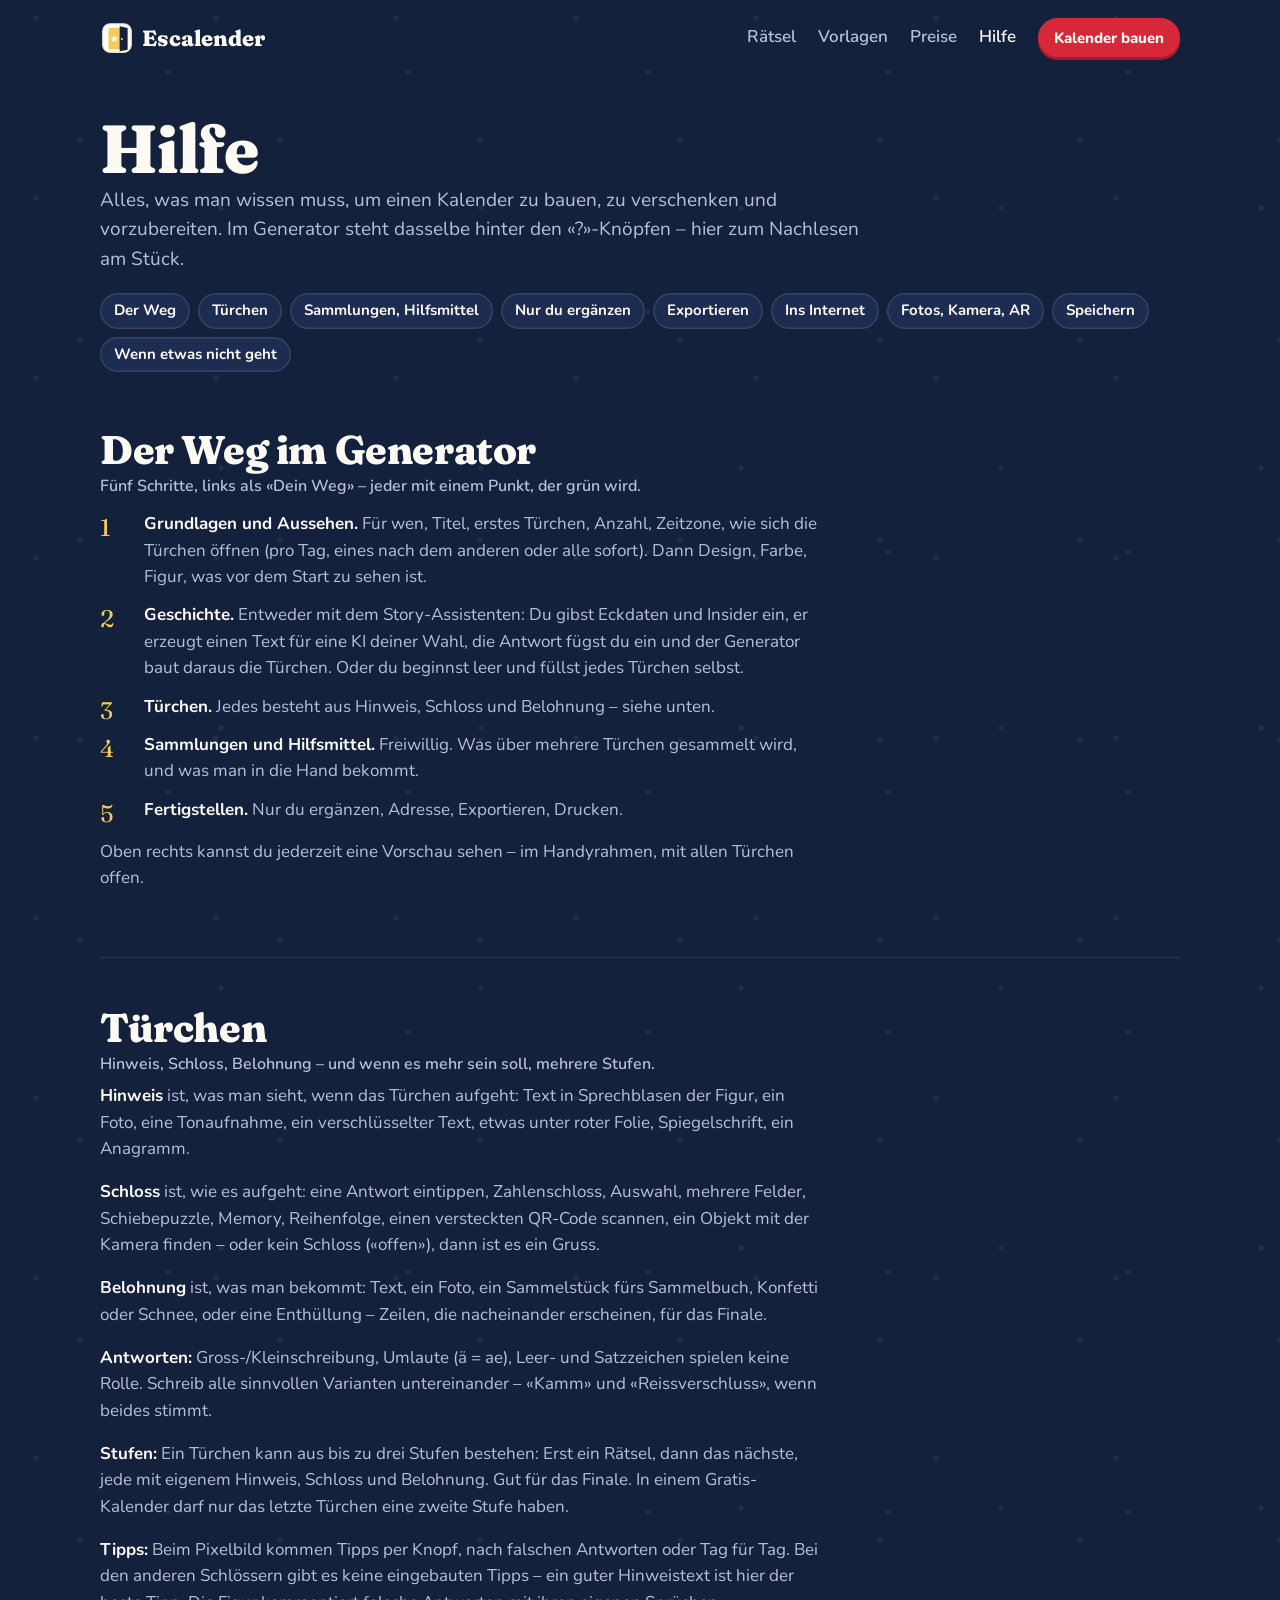
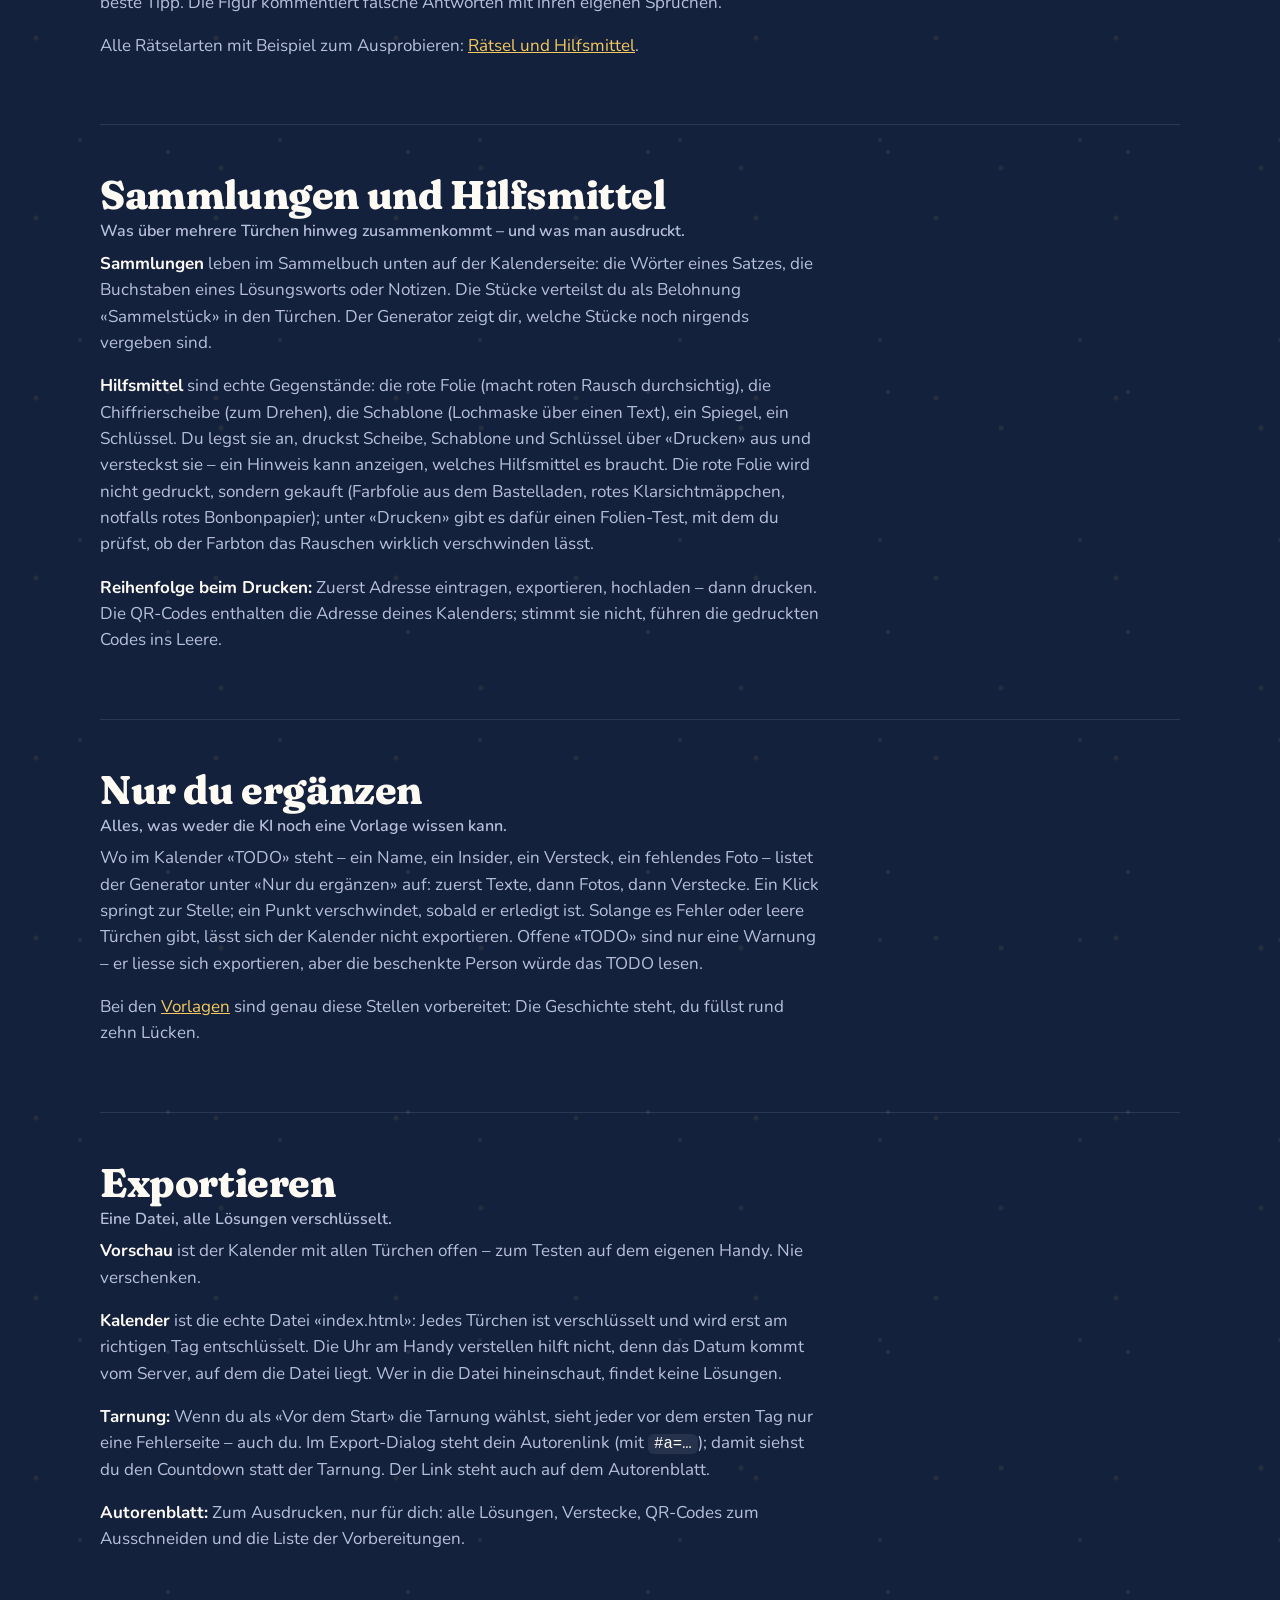
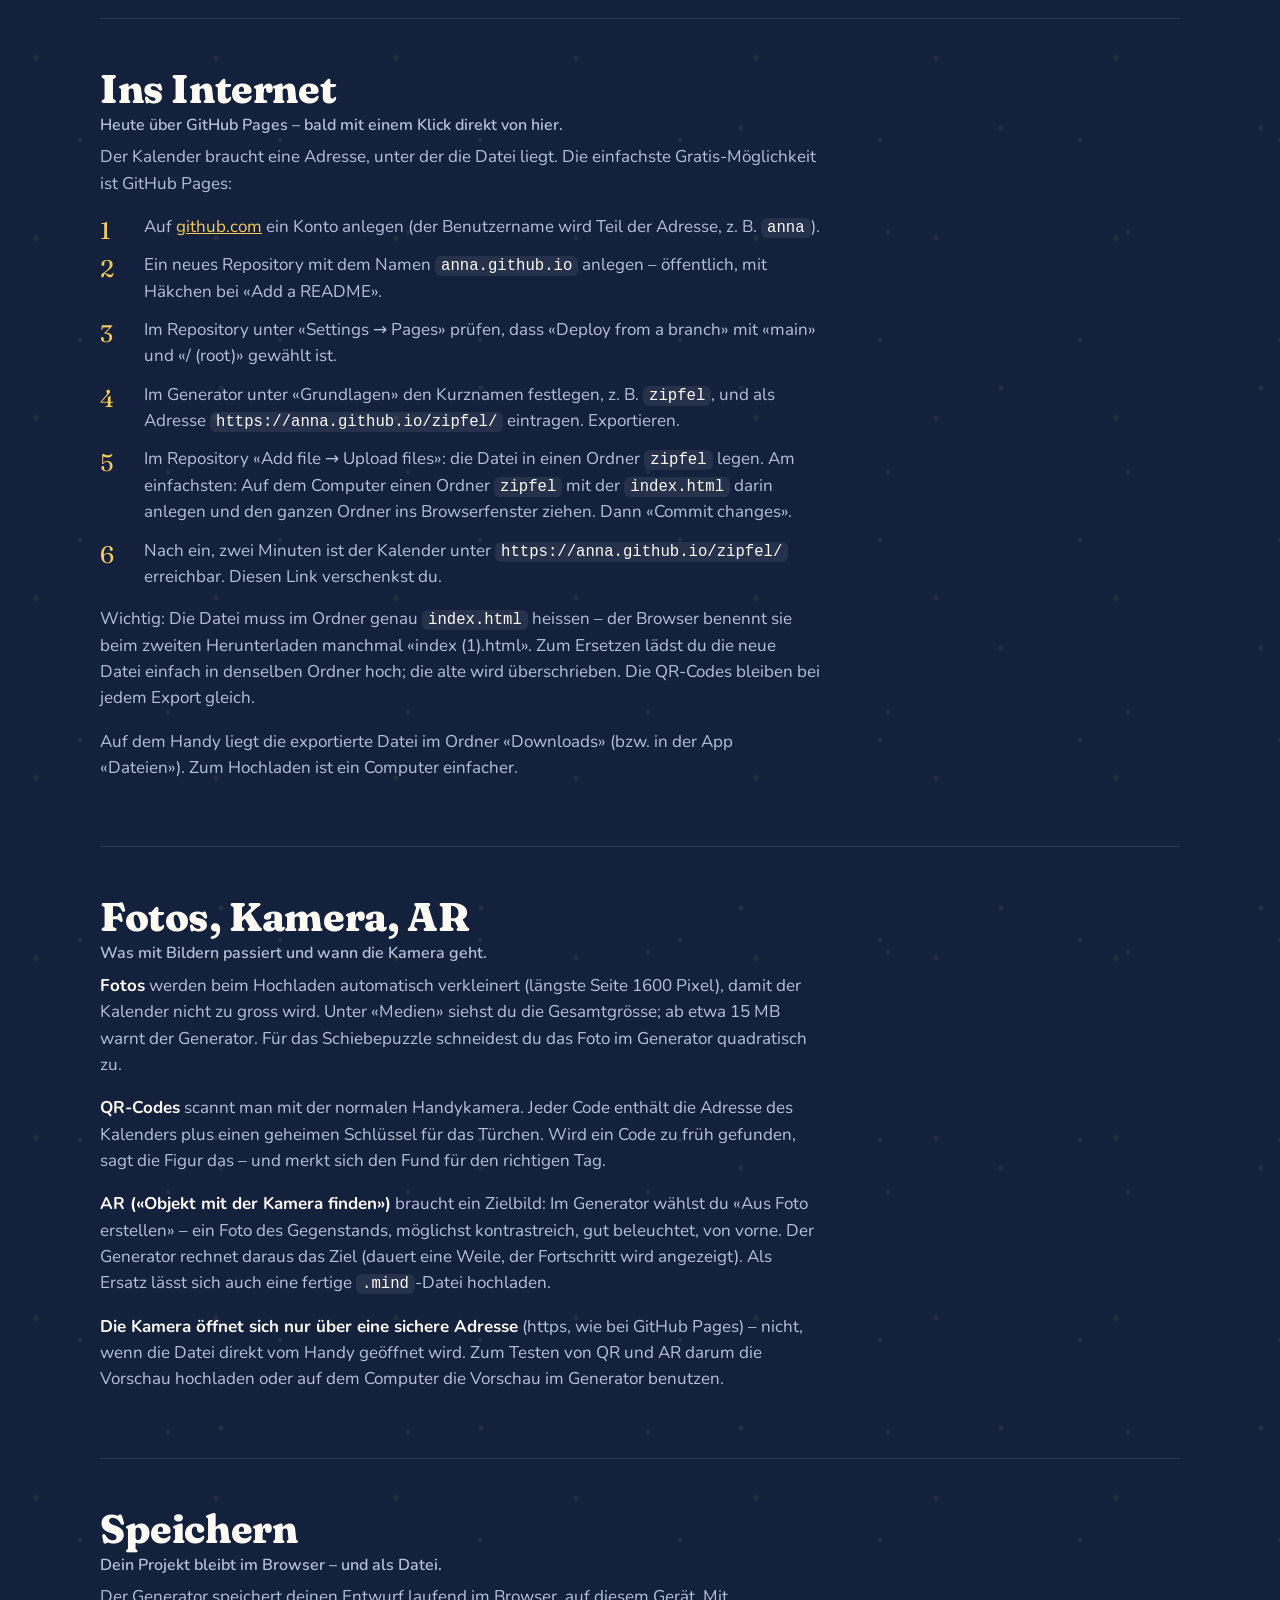
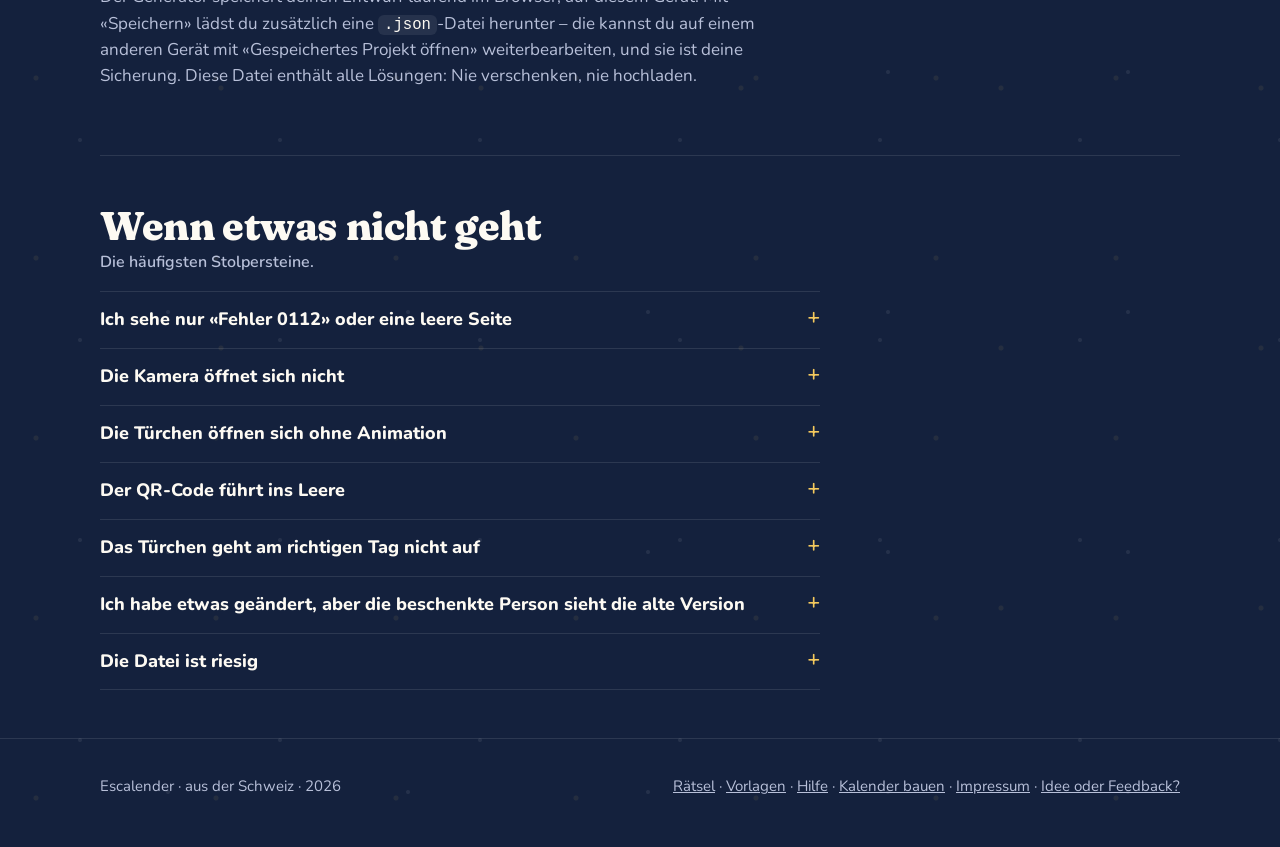
<file: hilfe/index.html>
<!doctype html>
<html lang="de" data-basis="../">
<head>
  <meta charset="utf-8">
  <meta name="viewport" content="width=device-width, initial-scale=1">
  <title>Hilfe – Escalender</title>
  <meta name="description" content="So baust du einen Rätselkalender mit Escalender: der Weg im Generator, Türchen, Hilfsmittel, Export, Hochladen auf GitHub Pages, Kamera und AR, häufige Fragen.">
  <meta name="theme-color" content="#14213d">
  <link rel="icon" href="data:image/svg+xml,%3Csvg xmlns='http://www.w3.org/2000/svg' viewBox='0 0 64 64'%3E%3Crect x='5' y='5' width='54' height='54' rx='14' fill='%23fdfaf3' stroke='%23e6dfcf' stroke-width='2'/%3E%3Crect x='16' y='13' width='30' height='40' rx='3' fill='%23f4c95d'/%3E%3Cpath d='M37 10 L52 13 V54 L37 57 Z' fill='%2314213d'/%3E%3Ccircle cx='41' cy='34' r='2' fill='%23f4c95d'/%3E%3Cpath d='M27 26 l2.2 4.6 5 .7-3.6 3.5.9 5-4.5-2.4-4.5 2.4.9-5-3.6-3.5 5-.7z' fill='%23fff8e1'/%3E%3C/svg%3E">
  <link rel="apple-touch-icon" href="../apple-touch-icon.png">
  <link rel="stylesheet" href="../site.css">
</head>
<body>
<header class="innen kopf">
  <a class="marke" href="../"><svg class="logo" viewBox="0 0 64 64" aria-hidden="true"><rect x="5" y="5" width="54" height="54" rx="14" fill="#fdfaf3" stroke="#e6dfcf" stroke-width="2"/><rect x="16" y="13" width="30" height="40" rx="3" fill="#f4c95d"/><path d="M37 10 L52 13 V54 L37 57 Z" fill="#14213d"/><circle cx="41" cy="34" r="2" fill="#f4c95d"/><path d="M27 26 l2.2 4.6 5 .7-3.6 3.5.9 5-4.5-2.4-4.5 2.4.9-5-3.6-3.5 5-.7z" fill="#fff8e1"/></svg>Escalender</a>
  <nav>
    <a href="../raetsel/">Rätsel</a>
    <a href="../vorlagen/">Vorlagen</a>
    <a href="../#preise">Preise</a>
    <a href="../hilfe/" aria-current="page">Hilfe</a>
    <a class="knopf klein" href="../bauen/">Kalender bauen</a>
  </nav>
</header>

<div class="innen katalog-kopf">
  <h1>Hilfe</h1>
  <p>Alles, was man wissen muss, um einen Kalender zu bauen, zu verschenken und vorzubereiten. Im Generator steht dasselbe hinter den «?»-Knöpfen – hier zum Nachlesen am Stück.</p>
  <div class="sprung"><a href="#weg">Der Weg</a><a href="#tuerchen">Türchen</a><a href="#sammeln">Sammlungen, Hilfsmittel</a><a href="#ergaenzen">Nur du ergänzen</a><a href="#export">Exportieren</a><a href="#internet">Ins Internet</a><a href="#medien">Fotos, Kamera, AR</a><a href="#speichern">Speichern</a><a href="#probleme">Wenn etwas nicht geht</a></div>
</div>

<div class="innen hilfe">

<section id="weg" class="fach">
  <h2>Der Weg im Generator<span>Fünf Schritte, links als «Dein Weg» – jeder mit einem Punkt, der grün wird.</span></h2>
  <ol class="weg-liste">
    <li><b>Grundlagen und Aussehen.</b> Für wen, Titel, erstes Türchen, Anzahl, Zeitzone, wie sich die Türchen öffnen (pro Tag, eines nach dem anderen oder alle sofort). Dann Design, Farbe, Figur, was vor dem Start zu sehen ist.</li>
    <li><b>Geschichte.</b> Entweder mit dem Story-Assistenten: Du gibst Eckdaten und Insider ein, er erzeugt einen Text für eine KI deiner Wahl, die Antwort fügst du ein und der Generator baut daraus die Türchen. Oder du beginnst leer und füllst jedes Türchen selbst.</li>
    <li><b>Türchen.</b> Jedes besteht aus Hinweis, Schloss und Belohnung – siehe unten.</li>
    <li><b>Sammlungen und Hilfsmittel.</b> Freiwillig. Was über mehrere Türchen gesammelt wird, und was man in die Hand bekommt.</li>
    <li><b>Fertigstellen.</b> Nur du ergänzen, Adresse, Exportieren, Drucken.</li>
  </ol>
  <p>Oben rechts kannst du jederzeit eine Vorschau sehen – im Handyrahmen, mit allen Türchen offen.</p>
</section>

<section id="tuerchen" class="fach">
  <h2>Türchen<span>Hinweis, Schloss, Belohnung – und wenn es mehr sein soll, mehrere Stufen.</span></h2>
  <p><b>Hinweis</b> ist, was man sieht, wenn das Türchen aufgeht: Text in Sprechblasen der Figur, ein Foto, eine Tonaufnahme, ein verschlüsselter Text, etwas unter roter Folie, Spiegelschrift, ein Anagramm.</p>
  <p><b>Schloss</b> ist, wie es aufgeht: eine Antwort eintippen, Zahlenschloss, Auswahl, mehrere Felder, Schiebepuzzle, Memory, Reihenfolge, einen versteckten QR-Code scannen, ein Objekt mit der Kamera finden – oder kein Schloss («offen»), dann ist es ein Gruss.</p>
  <p><b>Belohnung</b> ist, was man bekommt: Text, ein Foto, ein Sammelstück fürs Sammelbuch, Konfetti oder Schnee, oder eine Enthüllung – Zeilen, die nacheinander erscheinen, für das Finale.</p>
  <p><b>Antworten:</b> Gross-/Kleinschreibung, Umlaute (ä = ae), Leer- und Satzzeichen spielen keine Rolle. Schreib alle sinnvollen Varianten untereinander – «Kamm» und «Reissverschluss», wenn beides stimmt.</p>
  <p><b>Stufen:</b> Ein Türchen kann aus bis zu drei Stufen bestehen: Erst ein Rätsel, dann das nächste, jede mit eigenem Hinweis, Schloss und Belohnung. Gut für das Finale. In einem Gratis-Kalender darf nur das letzte Türchen eine zweite Stufe haben.</p>
  <p><b>Tipps:</b> Beim Pixelbild kommen Tipps per Knopf, nach falschen Antworten oder Tag für Tag. Bei den anderen Schlössern gibt es keine eingebauten Tipps – ein guter Hinweistext ist hier der beste Tipp. Die Figur kommentiert falsche Antworten mit ihren eigenen Sprüchen.</p>
  <p>Alle Rätselarten mit Beispiel zum Ausprobieren: <a href="../raetsel/">Rätsel und Hilfsmittel</a>.</p>
</section>

<section id="sammeln" class="fach">
  <h2>Sammlungen und Hilfsmittel<span>Was über mehrere Türchen hinweg zusammenkommt – und was man ausdruckt.</span></h2>
  <p><b>Sammlungen</b> leben im Sammelbuch unten auf der Kalenderseite: die Wörter eines Satzes, die Buchstaben eines Lösungsworts oder Notizen. Die Stücke verteilst du als Belohnung «Sammelstück» in den Türchen. Der Generator zeigt dir, welche Stücke noch nirgends vergeben sind.</p>
  <p><b>Hilfsmittel</b> sind echte Gegenstände: die rote Folie (macht roten Rausch durchsichtig), die Chiffrierscheibe (zum Drehen), die Schablone (Lochmaske über einen Text), ein Spiegel, ein Schlüssel. Du legst sie an, druckst Scheibe, Schablone und Schlüssel über «Drucken» aus und versteckst sie – ein Hinweis kann anzeigen, welches Hilfsmittel es braucht. Die rote Folie wird nicht gedruckt, sondern gekauft (Farbfolie aus dem Bastelladen, rotes Klarsichtmäppchen, notfalls rotes Bonbonpapier); unter «Drucken» gibt es dafür einen Folien-Test, mit dem du prüfst, ob der Farbton das Rauschen wirklich verschwinden lässt.</p>
  <p><b>Reihenfolge beim Drucken:</b> Zuerst Adresse eintragen, exportieren, hochladen – dann drucken. Die QR-Codes enthalten die Adresse deines Kalenders; stimmt sie nicht, führen die gedruckten Codes ins Leere.</p>
</section>

<section id="ergaenzen" class="fach">
  <h2>Nur du ergänzen<span>Alles, was weder die KI noch eine Vorlage wissen kann.</span></h2>
  <p>Wo im Kalender «TODO» steht – ein Name, ein Insider, ein Versteck, ein fehlendes Foto – listet der Generator unter «Nur du ergänzen» auf: zuerst Texte, dann Fotos, dann Verstecke. Ein Klick springt zur Stelle; ein Punkt verschwindet, sobald er erledigt ist. Solange es Fehler oder leere Türchen gibt, lässt sich der Kalender nicht exportieren. Offene «TODO» sind nur eine Warnung – er liesse sich exportieren, aber die beschenkte Person würde das TODO lesen.</p>
  <p>Bei den <a href="../vorlagen/">Vorlagen</a> sind genau diese Stellen vorbereitet: Die Geschichte steht, du füllst rund zehn Lücken.</p>
</section>

<section id="export" class="fach">
  <h2>Exportieren<span>Eine Datei, alle Lösungen verschlüsselt.</span></h2>
  <p><b>Vorschau</b> ist der Kalender mit allen Türchen offen – zum Testen auf dem eigenen Handy. Nie verschenken.</p>
  <p><b>Kalender</b> ist die echte Datei «index.html»: Jedes Türchen ist verschlüsselt und wird erst am richtigen Tag entschlüsselt. Die Uhr am Handy verstellen hilft nicht, denn das Datum kommt vom Server, auf dem die Datei liegt. Wer in die Datei hineinschaut, findet keine Lösungen.</p>
  <p><b>Tarnung:</b> Wenn du als «Vor dem Start» die Tarnung wählst, sieht jeder vor dem ersten Tag nur eine Fehlerseite – auch du. Im Export-Dialog steht dein Autorenlink (mit <code>#a=…</code>); damit siehst du den Countdown statt der Tarnung. Der Link steht auch auf dem Autorenblatt.</p>
  <p><b>Autorenblatt:</b> Zum Ausdrucken, nur für dich: alle Lösungen, Verstecke, QR-Codes zum Ausschneiden und die Liste der Vorbereitungen.</p>
</section>

<section id="internet" class="fach">
  <h2>Ins Internet<span>Heute über GitHub Pages – bald mit einem Klick direkt von hier.</span></h2>
  <p>Der Kalender braucht eine Adresse, unter der die Datei liegt. Die einfachste Gratis-Möglichkeit ist GitHub Pages:</p>
  <ol class="weg-liste">
    <li>Auf <a href="https://github.com" target="_blank" rel="noopener">github.com</a> ein Konto anlegen (der Benutzername wird Teil der Adresse, z. B. <code>anna</code>).</li>
    <li>Ein neues Repository mit dem Namen <code>anna.github.io</code> anlegen – öffentlich, mit Häkchen bei «Add a README».</li>
    <li>Im Repository unter «Settings → Pages» prüfen, dass «Deploy from a branch» mit «main» und «/ (root)» gewählt ist.</li>
    <li>Im Generator unter «Grundlagen» den Kurznamen festlegen, z. B. <code>zipfel</code>, und als Adresse <code>https://anna.github.io/zipfel/</code> eintragen. Exportieren.</li>
    <li>Im Repository «Add file → Upload files»: die Datei in einen Ordner <code>zipfel</code> legen. Am einfachsten: Auf dem Computer einen Ordner <code>zipfel</code> mit der <code>index.html</code> darin anlegen und den ganzen Ordner ins Browserfenster ziehen. Dann «Commit changes».</li>
    <li>Nach ein, zwei Minuten ist der Kalender unter <code>https://anna.github.io/zipfel/</code> erreichbar. Diesen Link verschenkst du.</li>
  </ol>
  <p>Wichtig: Die Datei muss im Ordner genau <code>index.html</code> heissen – der Browser benennt sie beim zweiten Herunterladen manchmal «index (1).html». Zum Ersetzen lädst du die neue Datei einfach in denselben Ordner hoch; die alte wird überschrieben. Die QR-Codes bleiben bei jedem Export gleich.</p>
  <p>Auf dem Handy liegt die exportierte Datei im Ordner «Downloads» (bzw. in der App «Dateien»). Zum Hochladen ist ein Computer einfacher.</p>
</section>

<section id="medien" class="fach">
  <h2>Fotos, Kamera, AR<span>Was mit Bildern passiert und wann die Kamera geht.</span></h2>
  <p><b>Fotos</b> werden beim Hochladen automatisch verkleinert (längste Seite 1600 Pixel), damit der Kalender nicht zu gross wird. Unter «Medien» siehst du die Gesamtgrösse; ab etwa 15 MB warnt der Generator. Für das Schiebepuzzle schneidest du das Foto im Generator quadratisch zu.</p>
  <p><b>QR-Codes</b> scannt man mit der normalen Handykamera. Jeder Code enthält die Adresse des Kalenders plus einen geheimen Schlüssel für das Türchen. Wird ein Code zu früh gefunden, sagt die Figur das – und merkt sich den Fund für den richtigen Tag.</p>
  <p><b>AR («Objekt mit der Kamera finden»)</b> braucht ein Zielbild: Im Generator wählst du «Aus Foto erstellen» – ein Foto des Gegenstands, möglichst kontrastreich, gut beleuchtet, von vorne. Der Generator rechnet daraus das Ziel (dauert eine Weile, der Fortschritt wird angezeigt). Als Ersatz lässt sich auch eine fertige <code>.mind</code>-Datei hochladen.</p>
  <p><b>Die Kamera öffnet sich nur über eine sichere Adresse</b> (https, wie bei GitHub Pages) – nicht, wenn die Datei direkt vom Handy geöffnet wird. Zum Testen von QR und AR darum die Vorschau hochladen oder auf dem Computer die Vorschau im Generator benutzen.</p>
</section>

<section id="speichern" class="fach">
  <h2>Speichern<span>Dein Projekt bleibt im Browser – und als Datei.</span></h2>
  <p>Der Generator speichert deinen Entwurf laufend im Browser, auf diesem Gerät. Mit «Speichern» lädst du zusätzlich eine <code>.json</code>-Datei herunter – die kannst du auf einem anderen Gerät mit «Gespeichertes Projekt öffnen» weiterbearbeiten, und sie ist deine Sicherung. Diese Datei enthält alle Lösungen: Nie verschenken, nie hochladen.</p>
</section>

<section id="probleme" class="fach">
  <h2>Wenn etwas nicht geht<span>Die häufigsten Stolpersteine.</span></h2>
  <div class="fragen">
    <details><summary>Ich sehe nur «Fehler 0112» oder eine leere Seite</summary><p>Das ist die Tarnung, die du unter «Vor dem Start» gewählt hast – sie gilt vor dem ersten Tag auch für dich. Öffne den Autorenlink aus dem Export-Dialog oder vom Autorenblatt, dann siehst du den Countdown.</p></details>
    <details><summary>Die Kamera öffnet sich nicht</summary><p>Die Kamera funktioniert nur über eine https-Adresse (z. B. GitHub Pages), nicht bei einer Datei, die direkt vom Handy geöffnet wird. Prüfe auch, ob der Browser die Kamera-Erlaubnis bekommen hat (Einstellungen des Handys → Browser → Kamera).</p></details>
    <details><summary>Die Türchen öffnen sich ohne Animation</summary><p>Dann ist auf dem Gerät «Bewegung reduzieren» (iPhone: Bedienungshilfen) eingeschaltet. Der Kalender respektiert diese Einstellung.</p></details>
    <details><summary>Der QR-Code führt ins Leere</summary><p>Die Adresse im Generator stimmt nicht mit dem Ort überein, wo die Datei liegt – oder die Datei heisst nicht <code>index.html</code>. Adresse korrigieren, neu exportieren, hochladen. Die Codes selbst bleiben gleich.</p></details>
    <details><summary>Das Türchen geht am richtigen Tag nicht auf</summary><p>Die Türchen öffnen sich um Mitternacht in der Zeitzone, die du unter «Grundlagen» gewählt hast. Das Datum kommt vom Server, nicht vom Handy – ein verstelltes Handy-Datum hilft nicht, schadet aber auch nicht.</p></details>
    <details><summary>Ich habe etwas geändert, aber die beschenkte Person sieht die alte Version</summary><p>Nach dem Hochladen braucht GitHub ein, zwei Minuten. Danach die Seite einmal neu laden. Der Fortschritt bleibt dabei erhalten.</p></details>
    <details><summary>Die Datei ist riesig</summary><p>Fotos und Tonaufnahmen werden eingebettet. Unter «Medien» siehst du, was wie viel braucht. Tonaufnahmen kurz halten, Fotos sind schon verkleinert.</p></details>
  </div>
</section>

</div>

<footer>
  <div class="innen">
    <span>Escalender · aus der Schweiz · 2026</span>
    <span><a href="../raetsel/">Rätsel</a> · <a href="../vorlagen/">Vorlagen</a> · <a href="../hilfe/">Hilfe</a> · <a href="../bauen/">Kalender bauen</a> · <a href="../impressum/">Impressum</a> · <a class="feedback-link" href="mailto:test@escalender.ch?subject=Escalender%20%E2%80%93%20Idee%20oder%20Feedback&amp;body=Hallo!%0A%0AWas%20wolltest%20du%20machen%3F%0A%0A%0AWas%20ist%20passiert%20%E2%80%93%20oder%20was%20fehlt%20dir%3F%0A%0A%0AGer%C3%A4t%20und%20Browser%20(z.%20B.%20iPhone%2C%20Safari)%3A%0A%0A%0A(gesendet%20aus%3A%20Website)">Idee oder Feedback?</a></span>
  </div>
</footer>
<script src="../site.js"></script>
</body>
</html>
</file>
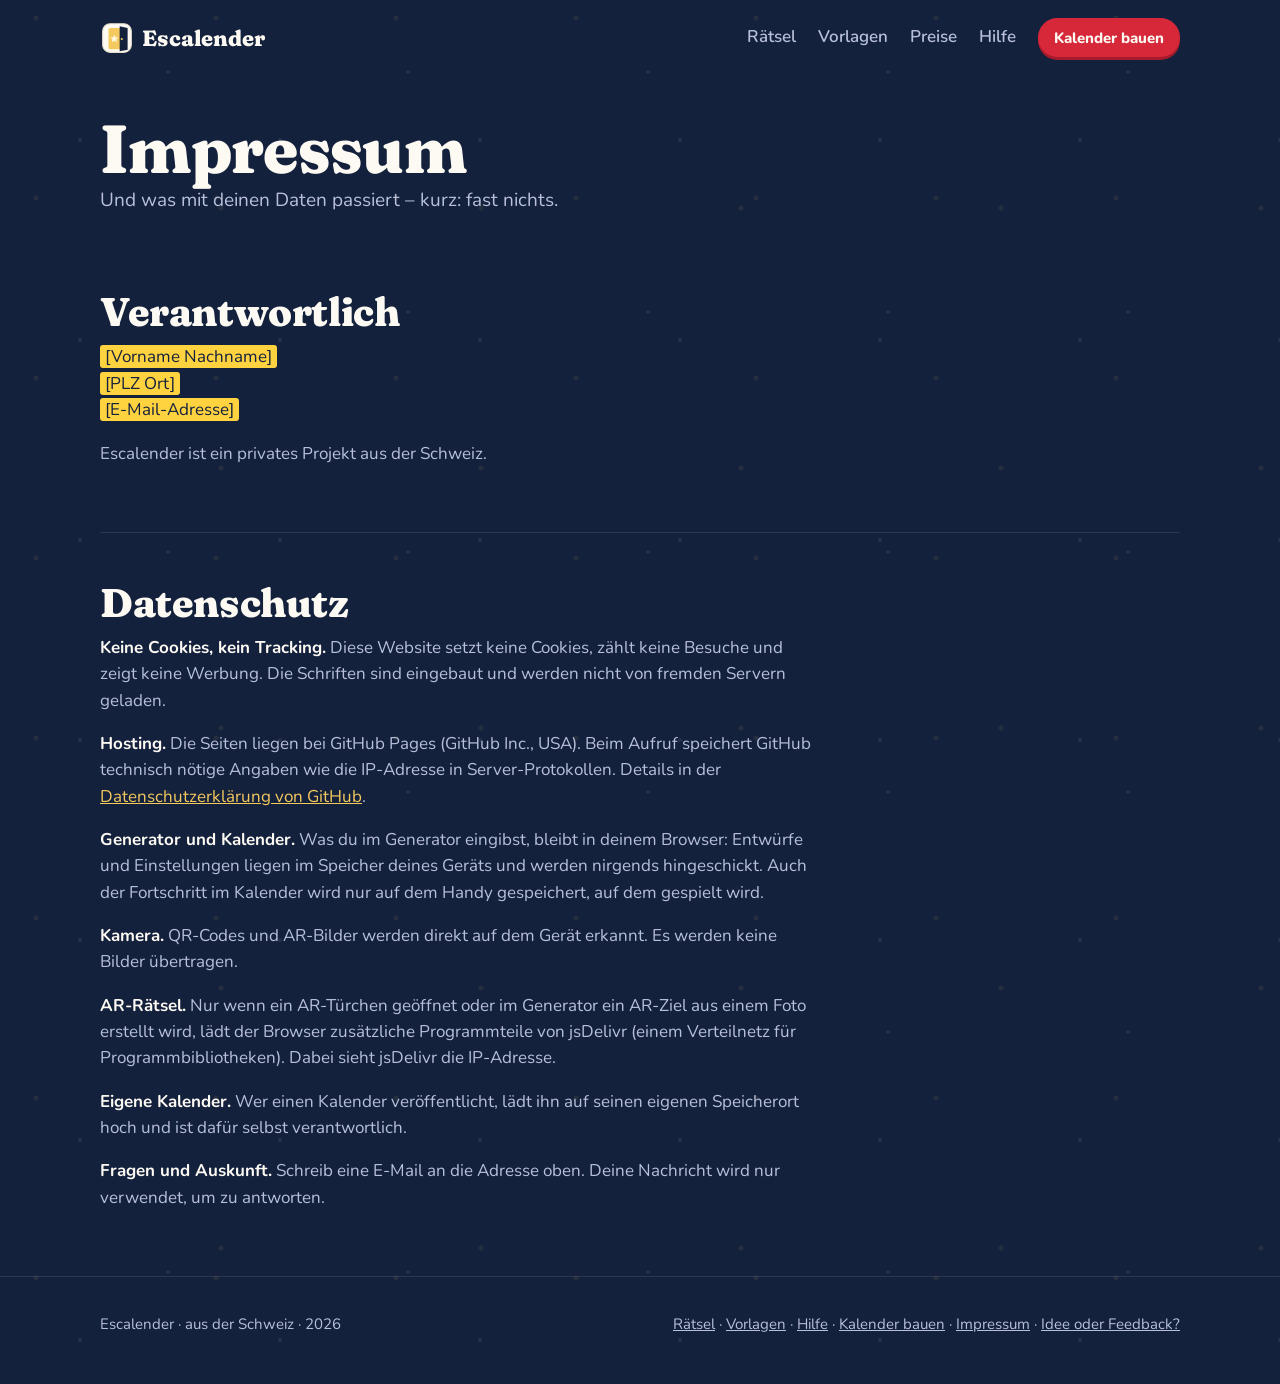
<file: impressum/index.html>
<!doctype html>
<html lang="de" data-basis="../">
<head>
  <meta charset="utf-8">
  <meta name="viewport" content="width=device-width, initial-scale=1">
  <title>Impressum – Escalender</title>
  <meta name="description" content="Impressum und Datenschutz von Escalender.">
  <meta name="robots" content="noindex">
  <meta name="theme-color" content="#14213d">
  <link rel="icon" href="data:image/svg+xml,%3Csvg xmlns='http://www.w3.org/2000/svg' viewBox='0 0 64 64'%3E%3Crect x='5' y='5' width='54' height='54' rx='14' fill='%23fdfaf3' stroke='%23e6dfcf' stroke-width='2'/%3E%3Crect x='16' y='13' width='30' height='40' rx='3' fill='%23f4c95d'/%3E%3Cpath d='M37 10 L52 13 V54 L37 57 Z' fill='%2314213d'/%3E%3Ccircle cx='41' cy='34' r='2' fill='%23f4c95d'/%3E%3Cpath d='M27 26 l2.2 4.6 5 .7-3.6 3.5.9 5-4.5-2.4-4.5 2.4.9-5-3.6-3.5 5-.7z' fill='%23fff8e1'/%3E%3C/svg%3E">
  <link rel="apple-touch-icon" href="../apple-touch-icon.png">
  <link rel="stylesheet" href="../site.css">
</head>
<body>
<header class="innen kopf">
  <a class="marke" href="../"><svg class="logo" viewBox="0 0 64 64" aria-hidden="true"><rect x="5" y="5" width="54" height="54" rx="14" fill="#fdfaf3" stroke="#e6dfcf" stroke-width="2"/><rect x="16" y="13" width="30" height="40" rx="3" fill="#f4c95d"/><path d="M37 10 L52 13 V54 L37 57 Z" fill="#14213d"/><circle cx="41" cy="34" r="2" fill="#f4c95d"/><path d="M27 26 l2.2 4.6 5 .7-3.6 3.5.9 5-4.5-2.4-4.5 2.4.9-5-3.6-3.5 5-.7z" fill="#fff8e1"/></svg>Escalender</a>
  <nav>
    <a href="../raetsel/">Rätsel</a>
    <a href="../vorlagen/">Vorlagen</a>
    <a href="../#preise">Preise</a>
    <a href="../hilfe/">Hilfe</a>
    <a class="knopf klein" href="../bauen/">Kalender bauen</a>
  </nav>
</header>

<div class="innen katalog-kopf">
  <h1>Impressum</h1>
  <p>Und was mit deinen Daten passiert – kurz: fast nichts.</p>
</div>

<div class="innen hilfe">

<section id="impressum" class="fach">
  <h2>Verantwortlich</h2>
  <p><mark class="platzhalter">[Vorname Nachname]</mark><br><mark class="platzhalter">[PLZ Ort]</mark><br><mark class="platzhalter">[E-Mail-Adresse]</mark></p>
  <p>Escalender ist ein privates Projekt aus der Schweiz.</p>
</section>

<section id="datenschutz" class="fach">
  <h2>Datenschutz</h2>
  <p><b>Keine Cookies, kein Tracking.</b> Diese Website setzt keine Cookies, zählt keine Besuche und zeigt keine Werbung. Die Schriften sind eingebaut und werden nicht von fremden Servern geladen.</p>
  <p><b>Hosting.</b> Die Seiten liegen bei GitHub Pages (GitHub Inc., USA). Beim Aufruf speichert GitHub technisch nötige Angaben wie die IP-Adresse in Server-Protokollen. Details in der <a href="https://docs.github.com/de/site-policy/privacy-policies/github-general-privacy-statement" target="_blank" rel="noopener">Datenschutzerklärung von GitHub</a>.</p>
  <p><b>Generator und Kalender.</b> Was du im Generator eingibst, bleibt in deinem Browser: Entwürfe und Einstellungen liegen im Speicher deines Geräts und werden nirgends hingeschickt. Auch der Fortschritt im Kalender wird nur auf dem Handy gespeichert, auf dem gespielt wird.</p>
  <p><b>Kamera.</b> QR-Codes und AR-Bilder werden direkt auf dem Gerät erkannt. Es werden keine Bilder übertragen.</p>
  <p><b>AR-Rätsel.</b> Nur wenn ein AR-Türchen geöffnet oder im Generator ein AR-Ziel aus einem Foto erstellt wird, lädt der Browser zusätzliche Programmteile von jsDelivr (einem Verteilnetz für Programmbibliotheken). Dabei sieht jsDelivr die IP-Adresse.</p>
  <p><b>Eigene Kalender.</b> Wer einen Kalender veröffentlicht, lädt ihn auf seinen eigenen Speicherort hoch und ist dafür selbst verantwortlich.</p>
  <p><b>Fragen und Auskunft.</b> Schreib eine E-Mail an die Adresse oben. Deine Nachricht wird nur verwendet, um zu antworten.</p>
</section>

</div>

<footer>
  <div class="innen">
    <span>Escalender · aus der Schweiz · 2026</span>
    <span><a href="../raetsel/">Rätsel</a> · <a href="../vorlagen/">Vorlagen</a> · <a href="../hilfe/">Hilfe</a> · <a href="../bauen/">Kalender bauen</a> · <a href="../impressum/">Impressum</a> · <a class="feedback-link" href="mailto:test@escalender.ch?subject=Escalender%20%E2%80%93%20Idee%20oder%20Feedback&amp;body=Hallo!%0A%0AWas%20wolltest%20du%20machen%3F%0A%0A%0AWas%20ist%20passiert%20%E2%80%93%20oder%20was%20fehlt%20dir%3F%0A%0A%0AGer%C3%A4t%20und%20Browser%20(z.%20B.%20iPhone%2C%20Safari)%3A%0A%0A%0A(gesendet%20aus%3A%20Website)">Idee oder Feedback?</a></span>
  </div>
</footer>
<script src="../site.js"></script>
</body>
</html>
</file>
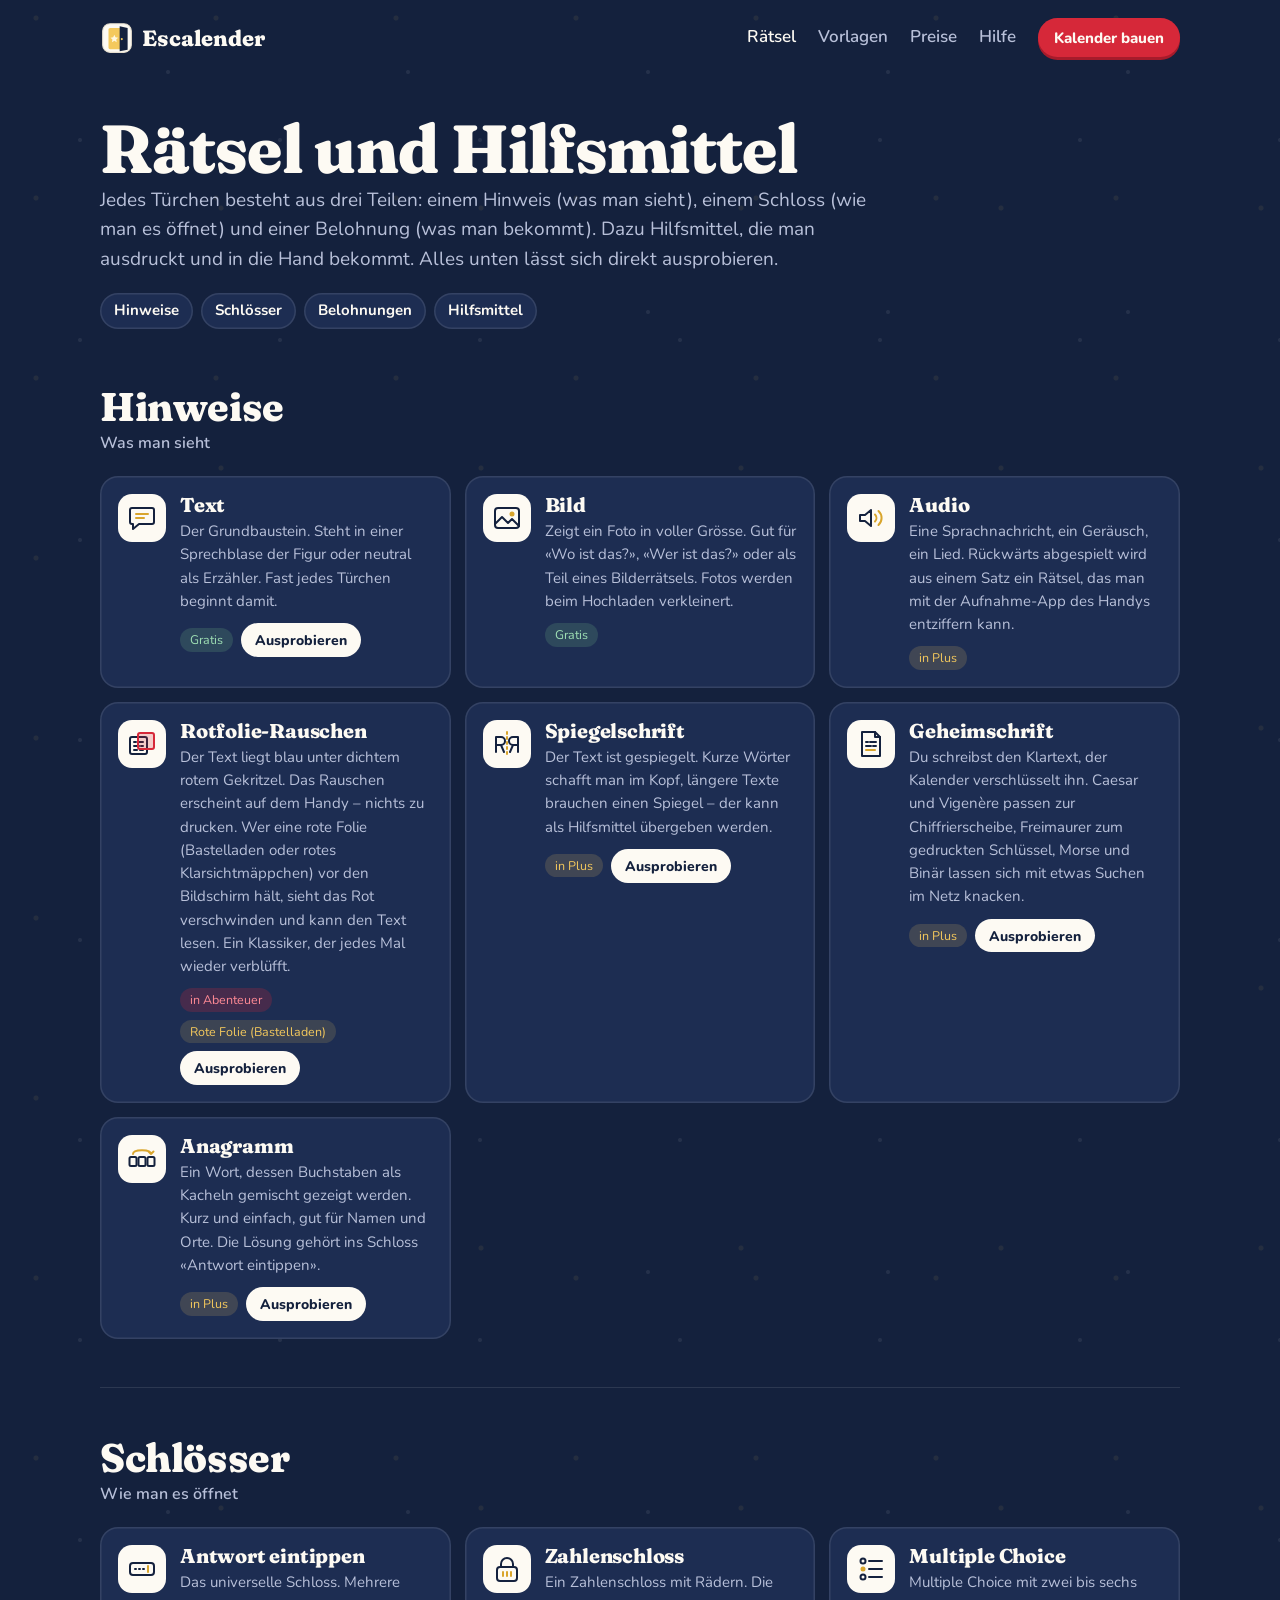
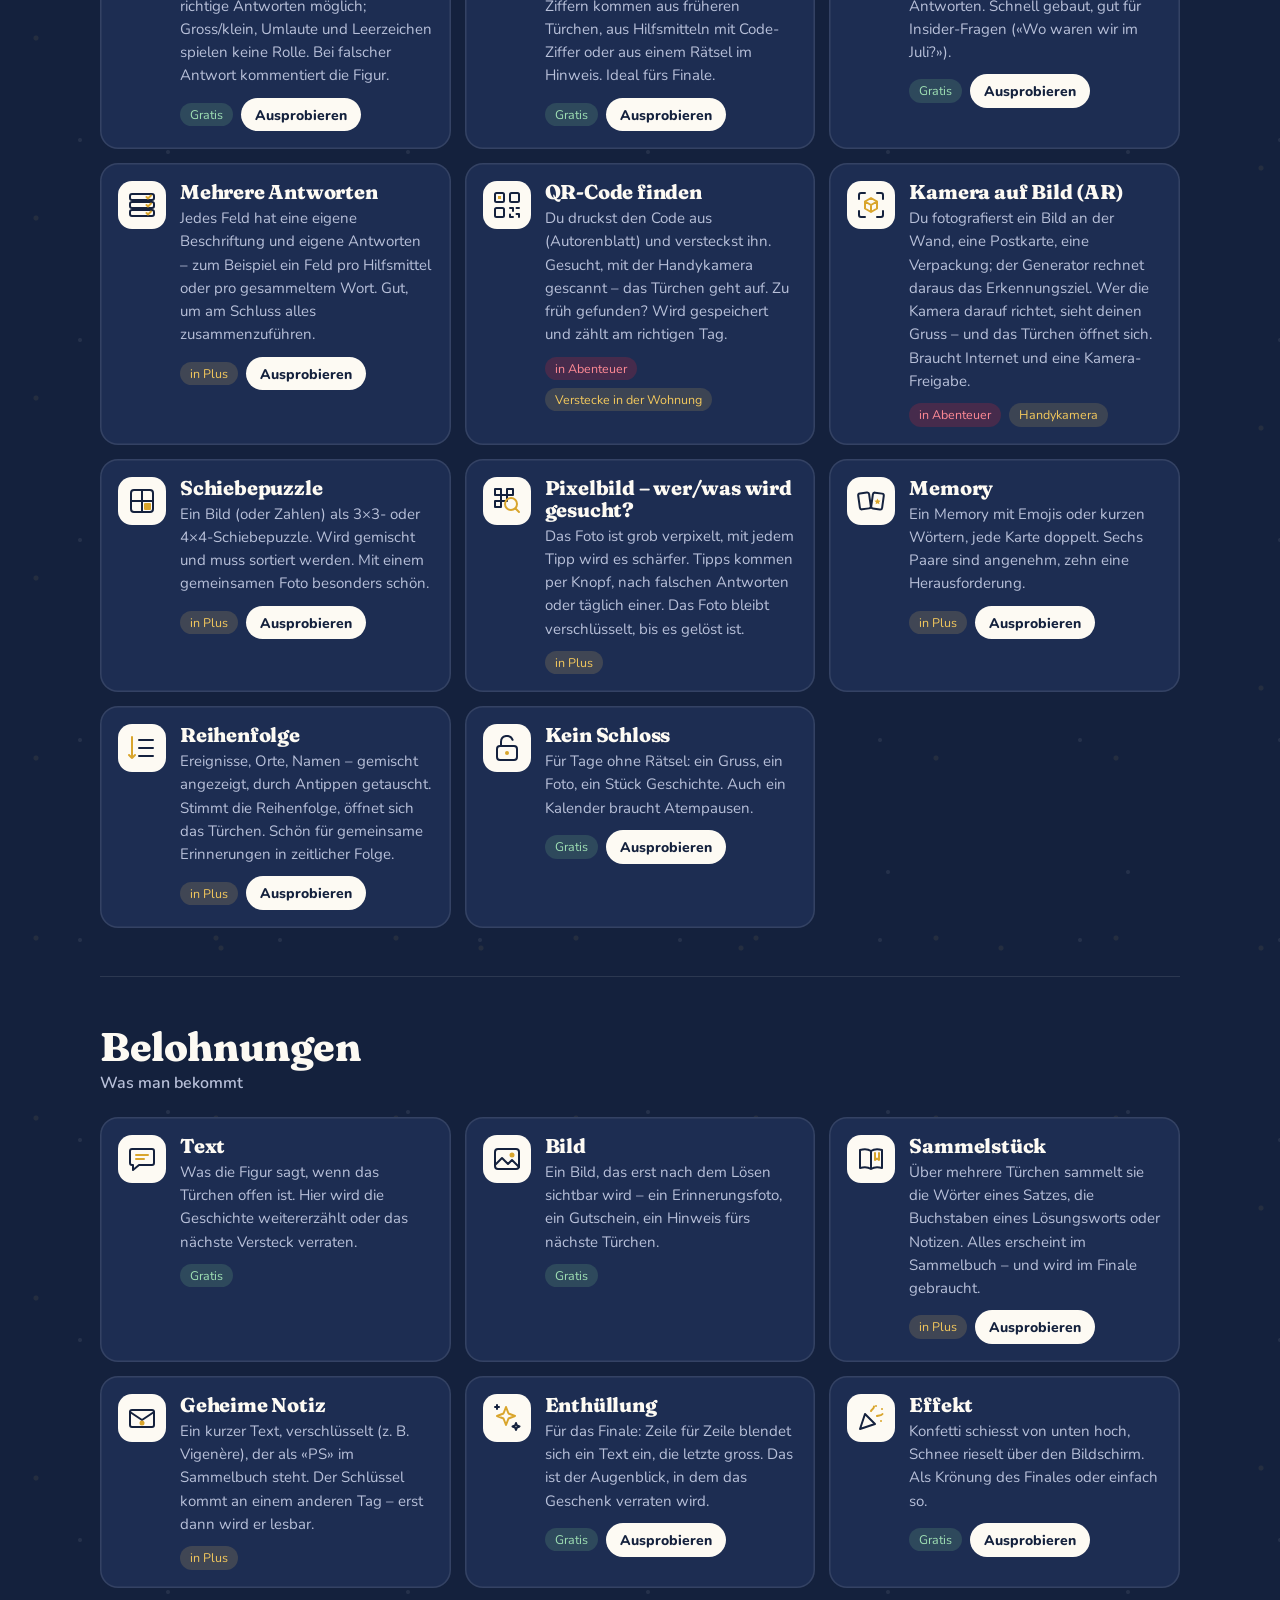
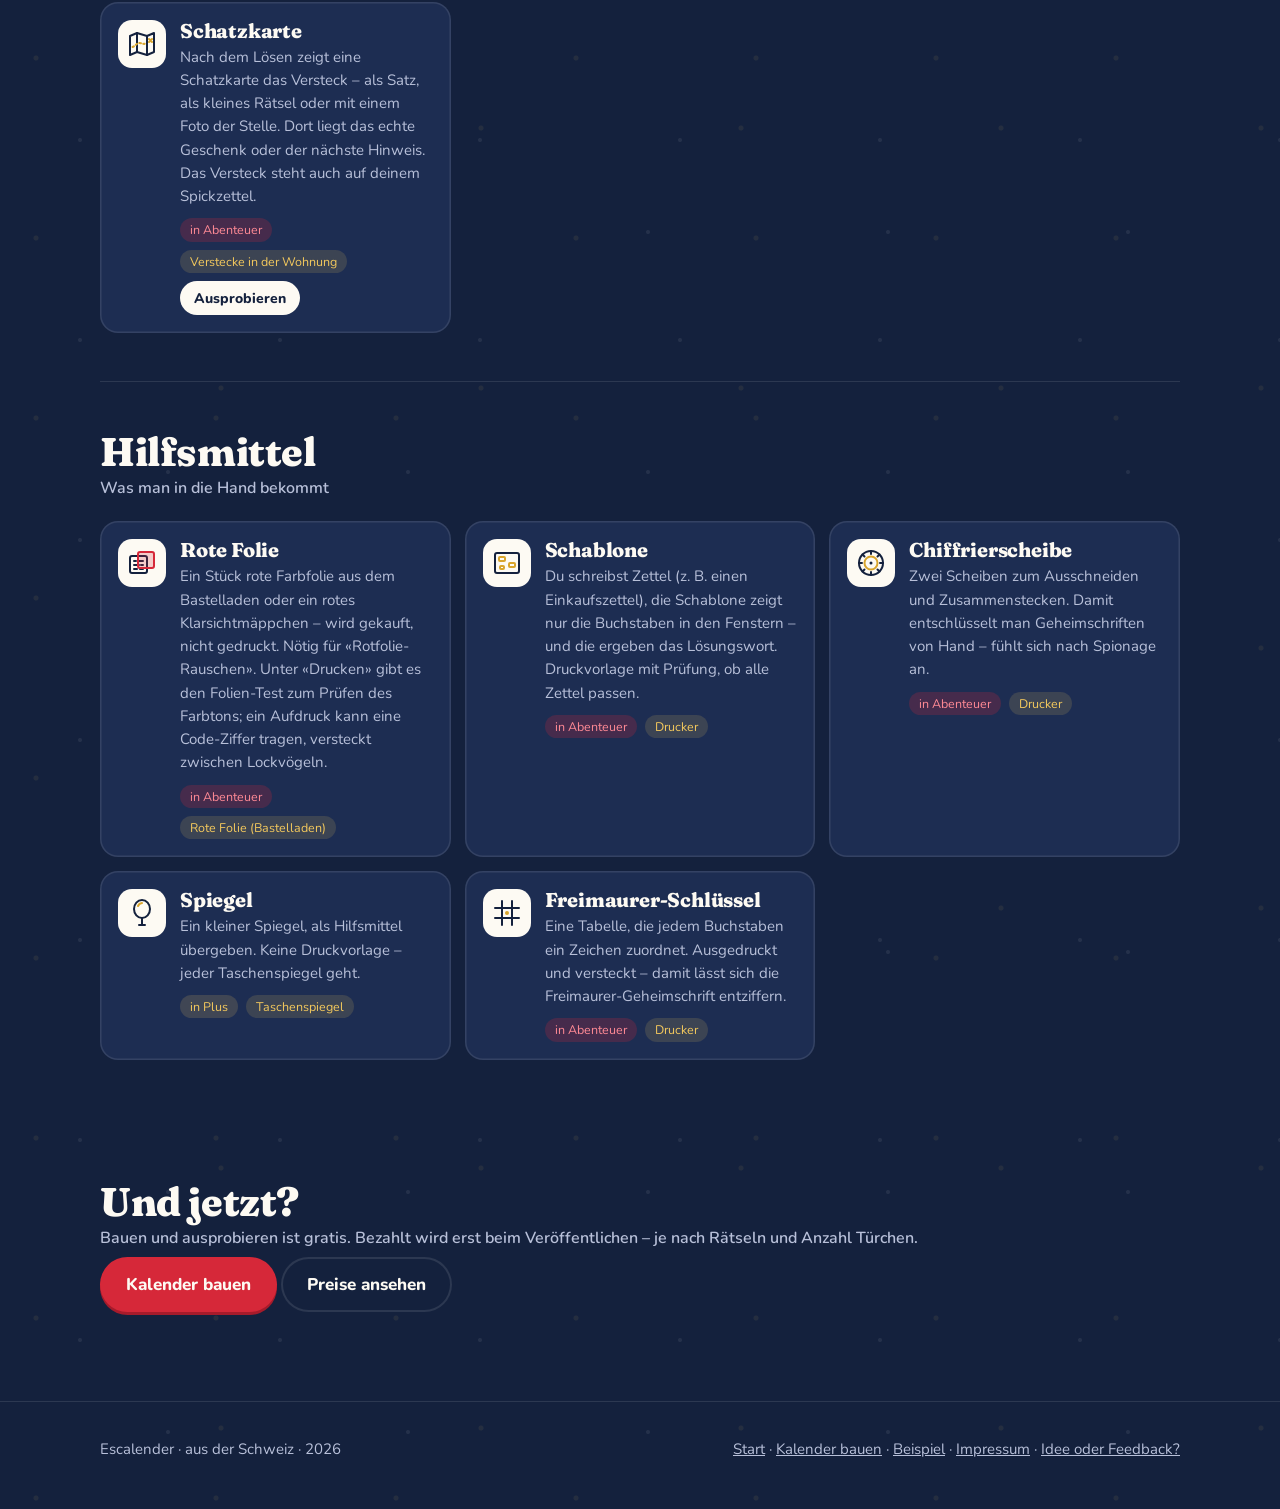
<file: raetsel/index.html>
<!doctype html>
<html lang="de" data-basis="../">
<head>
  <meta charset="utf-8">
  <meta name="viewport" content="width=device-width, initial-scale=1">
  <title>Rätsel und Hilfsmittel – Escalender</title>
  <meta name="description" content="Alle Rätselarten von Escalender: Hinweise, Schlösser, Belohnungen und gedruckte Hilfsmittel – jedes direkt ausprobierbar.">
  <meta name="theme-color" content="#14213d">
  <link rel="icon" href="data:image/svg+xml,%3Csvg xmlns='http://www.w3.org/2000/svg' viewBox='0 0 64 64'%3E%3Crect x='5' y='5' width='54' height='54' rx='14' fill='%23fdfaf3' stroke='%23e6dfcf' stroke-width='2'/%3E%3Crect x='16' y='13' width='30' height='40' rx='3' fill='%23f4c95d'/%3E%3Cpath d='M37 10 L52 13 V54 L37 57 Z' fill='%2314213d'/%3E%3Ccircle cx='41' cy='34' r='2' fill='%23f4c95d'/%3E%3Cpath d='M27 26 l2.2 4.6 5 .7-3.6 3.5.9 5-4.5-2.4-4.5 2.4.9-5-3.6-3.5 5-.7z' fill='%23fff8e1'/%3E%3C/svg%3E">
  <link rel="apple-touch-icon" href="../apple-touch-icon.png">
  <link rel="stylesheet" href="../site.css">
</head>
<body>
<header class="innen kopf">
  <a class="marke" href="../"><svg class="logo" viewBox="0 0 64 64" aria-hidden="true"><rect x="5" y="5" width="54" height="54" rx="14" fill="#fdfaf3" stroke="#e6dfcf" stroke-width="2"/><rect x="16" y="13" width="30" height="40" rx="3" fill="#f4c95d"/><path d="M37 10 L52 13 V54 L37 57 Z" fill="#14213d"/><circle cx="41" cy="34" r="2" fill="#f4c95d"/><path d="M27 26 l2.2 4.6 5 .7-3.6 3.5.9 5-4.5-2.4-4.5 2.4.9-5-3.6-3.5 5-.7z" fill="#fff8e1"/></svg>Escalender</a>
  <nav>
    <a href="../raetsel/" aria-current="page">Rätsel</a>
    <a href="../vorlagen/">Vorlagen</a>
    <a href="../#preise">Preise</a>
    <a href="../hilfe/">Hilfe</a>
    <a class="knopf klein" href="../bauen/">Kalender bauen</a>
  </nav>
</header>

<div class="innen katalog-kopf">
  <h1>Rätsel und Hilfsmittel</h1>
  <p>Jedes Türchen besteht aus drei Teilen: einem Hinweis (was man sieht), einem Schloss (wie man es öffnet) und einer Belohnung (was man bekommt). Dazu Hilfsmittel, die man ausdruckt und in die Hand bekommt. Alles unten lässt sich direkt ausprobieren.</p>
  <div class="sprung"><a href="#hinweis">Hinweise</a><a href="#schloss">Schlösser</a><a href="#belohnung">Belohnungen</a><a href="#werkzeug">Hilfsmittel</a></div>
</div>

<div class="innen">
<section class="fach" id="hinweis"><h2>Hinweise<span>Was man sieht</span></h2><div class="karten"><article class="karte"><div class="karte-icon"><svg class="ri" viewBox="0 0 32 32" fill="none" stroke="currentColor" stroke-width="2" stroke-linecap="round" stroke-linejoin="round" aria-hidden="true"><path d="M6 6h20a2 2 0 0 1 2 2v12a2 2 0 0 1-2 2H13l-6 5v-5H6a2 2 0 0 1-2-2V8a2 2 0 0 1 2-2z"/><path class="ak" d="M10 12h12M10 16h8"/></svg></div><div class="karte-text"><h3>Text</h3><p>Der Grundbaustein. Steht in einer Sprechblase der Figur oder neutral als Erzähler. Fast jedes Türchen beginnt damit.</p><div class="karte-fuss"><button type="button" class="tag stufe-gratis stufe-tipp" data-stufe="gratis" data-name="Gratis" data-preis="Bis 3 Türchen." data-text="Ein Wochenende oder ein Abend: Text, Bild, Antwort, Zahlenschloss, Auswahl und ein Finale mit Konfetti. Figur, Story-Assistent, zwei Designs. Mit einer kleinen Zeile «Gemacht mit Escalender».">Gratis</button><button class="probe" data-tuer="1">Ausprobieren</button></div></div></article><article class="karte"><div class="karte-icon"><svg class="ri" viewBox="0 0 32 32" fill="none" stroke="currentColor" stroke-width="2" stroke-linecap="round" stroke-linejoin="round" aria-hidden="true"><rect x="4" y="6" width="24" height="20" rx="3"/><path d="M4 22l7-7 6 6 4-4 7 7"/><circle class="akf" cx="21" cy="12" r="2.5"/></svg></div><div class="karte-text"><h3>Bild</h3><p>Zeigt ein Foto in voller Grösse. Gut für «Wo ist das?», «Wer ist das?» oder als Teil eines Bilderrätsels. Fotos werden beim Hochladen verkleinert.</p><div class="karte-fuss"><button type="button" class="tag stufe-gratis stufe-tipp" data-stufe="gratis" data-name="Gratis" data-preis="Bis 3 Türchen." data-text="Ein Wochenende oder ein Abend: Text, Bild, Antwort, Zahlenschloss, Auswahl und ein Finale mit Konfetti. Figur, Story-Assistent, zwei Designs. Mit einer kleinen Zeile «Gemacht mit Escalender».">Gratis</button></div></div></article><article class="karte"><div class="karte-icon"><svg class="ri" viewBox="0 0 32 32" fill="none" stroke="currentColor" stroke-width="2" stroke-linecap="round" stroke-linejoin="round" aria-hidden="true"><path d="M5 13v6h5l6 5V8l-6 5z"/><path class="ak" d="M20 12.5a5 5 0 0 1 0 7M23.5 9a9.5 9.5 0 0 1 0 14"/></svg></div><div class="karte-text"><h3>Audio</h3><p>Eine Sprachnachricht, ein Geräusch, ein Lied. Rückwärts abgespielt wird aus einem Satz ein Rätsel, das man mit der Aufnahme-App des Handys entziffern kann.</p><div class="karte-fuss"><button type="button" class="tag stufe-kalender stufe-tipp" data-stufe="kalender" data-name="Plus" data-preis="50 Rp. pro Türchen, höchstens CHF 15" data-text="Dazu Sammelbuch, Geheimschriften, Anagramme, Spiegelschrift, Tonaufnahmen und die Spiele: Memory, Schiebepuzzle, Reihenfolge, Pixelbild. Alle Designs, eigene Farbe und Figur, Tarnseite – ohne Escalender-Zeile. Ein Advent mit 24 Türchen kostet CHF 12, höchstens CHF 15.">in Plus</button></div></div></article><article class="karte"><div class="karte-icon"><svg class="ri" viewBox="0 0 32 32" fill="none" stroke="currentColor" stroke-width="2" stroke-linecap="round" stroke-linejoin="round" aria-hidden="true"><rect x="4" y="9" width="17" height="17" rx="2"/><path d="M8 14h2M13 14h4M8 18h5M15 18h2M8 22h3M14 22h3"/><rect class="rot" x="12" y="5" width="16" height="16" rx="2"/></svg></div><div class="karte-text"><h3>Rotfolie-Rauschen</h3><p>Der Text liegt blau unter dichtem rotem Gekritzel. Das Rauschen erscheint auf dem Handy – nichts zu drucken. Wer eine rote Folie (Bastelladen oder rotes Klarsichtmäppchen) vor den Bildschirm hält, sieht das Rot verschwinden und kann den Text lesen. Ein Klassiker, der jedes Mal wieder verblüfft.</p><div class="karte-fuss"><button type="button" class="tag stufe-alles stufe-tipp" data-stufe="alles" data-name="Abenteuer" data-preis="CHF 1 pro Türchen, höchstens CHF 30" data-text="Alle Rätsel: QR-Codes zum Verstecken, Kamera auf echte Gegenstände, rote Folie, Chiffrierscheibe, Schablone – mit Druckvorlagen. Ein Advent mit 24 Türchen kostet CHF 24, höchstens CHF 30.">in Abenteuer</button><span class="tag">Rote Folie (Bastelladen)</span><button class="probe" data-tuer="2">Ausprobieren</button></div></div></article><article class="karte"><div class="karte-icon"><svg class="ri" viewBox="0 0 32 32" fill="none" stroke="currentColor" stroke-width="2" stroke-linecap="round" stroke-linejoin="round" aria-hidden="true"><path class="ak" d="M16 4v24" stroke-dasharray="2 3"/><path d="M5 24V9h5a4 4 0 0 1 0 8H5m5 0 3 7M27 24V9h-5a4 4 0 0 0 0 8h5m-5 0-3 7"/></svg></div><div class="karte-text"><h3>Spiegelschrift</h3><p>Der Text ist gespiegelt. Kurze Wörter schafft man im Kopf, längere Texte brauchen einen Spiegel – der kann als Hilfsmittel übergeben werden.</p><div class="karte-fuss"><button type="button" class="tag stufe-kalender stufe-tipp" data-stufe="kalender" data-name="Plus" data-preis="50 Rp. pro Türchen, höchstens CHF 15" data-text="Dazu Sammelbuch, Geheimschriften, Anagramme, Spiegelschrift, Tonaufnahmen und die Spiele: Memory, Schiebepuzzle, Reihenfolge, Pixelbild. Alle Designs, eigene Farbe und Figur, Tarnseite – ohne Escalender-Zeile. Ein Advent mit 24 Türchen kostet CHF 12, höchstens CHF 15.">in Plus</button><button class="probe" data-tuer="3">Ausprobieren</button></div></div></article><article class="karte"><div class="karte-icon"><svg class="ri" viewBox="0 0 32 32" fill="none" stroke="currentColor" stroke-width="2" stroke-linecap="round" stroke-linejoin="round" aria-hidden="true"><path d="M7 4h13l5 5v19H7z"/><path d="M20 4v5h5"/><path d="M11 14h2M15 14h6M11 18h5M18 18h3"/><path class="ak" d="M11 22h9"/></svg></div><div class="karte-text"><h3>Geheimschrift</h3><p>Du schreibst den Klartext, der Kalender verschlüsselt ihn. Caesar und Vigenère passen zur Chiffrierscheibe, Freimaurer zum gedruckten Schlüssel, Morse und Binär lassen sich mit etwas Suchen im Netz knacken.</p><div class="karte-fuss"><button type="button" class="tag stufe-kalender stufe-tipp" data-stufe="kalender" data-name="Plus" data-preis="50 Rp. pro Türchen, höchstens CHF 15" data-text="Dazu Sammelbuch, Geheimschriften, Anagramme, Spiegelschrift, Tonaufnahmen und die Spiele: Memory, Schiebepuzzle, Reihenfolge, Pixelbild. Alle Designs, eigene Farbe und Figur, Tarnseite – ohne Escalender-Zeile. Ein Advent mit 24 Türchen kostet CHF 12, höchstens CHF 15.">in Plus</button><button class="probe" data-tuer="4">Ausprobieren</button></div></div></article><article class="karte"><div class="karte-icon"><svg class="ri" viewBox="0 0 32 32" fill="none" stroke="currentColor" stroke-width="2" stroke-linecap="round" stroke-linejoin="round" aria-hidden="true"><rect x="3.5" y="14" width="7" height="9" rx="1.5"/><rect x="12.5" y="14" width="7" height="9" rx="1.5"/><rect x="21.5" y="14" width="7" height="9" rx="1.5"/><path class="ak" d="M7 11c0-5 18-5 18 0m-2.5-2.5L25 11l2.5-2.5"/></svg></div><div class="karte-text"><h3>Anagramm</h3><p>Ein Wort, dessen Buchstaben als Kacheln gemischt gezeigt werden. Kurz und einfach, gut für Namen und Orte. Die Lösung gehört ins Schloss «Antwort eintippen».</p><div class="karte-fuss"><button type="button" class="tag stufe-kalender stufe-tipp" data-stufe="kalender" data-name="Plus" data-preis="50 Rp. pro Türchen, höchstens CHF 15" data-text="Dazu Sammelbuch, Geheimschriften, Anagramme, Spiegelschrift, Tonaufnahmen und die Spiele: Memory, Schiebepuzzle, Reihenfolge, Pixelbild. Alle Designs, eigene Farbe und Figur, Tarnseite – ohne Escalender-Zeile. Ein Advent mit 24 Türchen kostet CHF 12, höchstens CHF 15.">in Plus</button><button class="probe" data-tuer="5">Ausprobieren</button></div></div></article></div></section>
<section class="fach" id="schloss"><h2>Schlösser<span>Wie man es öffnet</span></h2><div class="karten"><article class="karte"><div class="karte-icon"><svg class="ri" viewBox="0 0 32 32" fill="none" stroke="currentColor" stroke-width="2" stroke-linecap="round" stroke-linejoin="round" aria-hidden="true"><rect x="4" y="10" width="24" height="12" rx="3"/><path d="M9 16h1M13 16h1M17 16h1"/><path class="ak" d="M22 13v6"/></svg></div><div class="karte-text"><h3>Antwort eintippen</h3><p>Das universelle Schloss. Mehrere richtige Antworten möglich; Gross/klein, Umlaute und Leerzeichen spielen keine Rolle. Bei falscher Antwort kommentiert die Figur.</p><div class="karte-fuss"><button type="button" class="tag stufe-gratis stufe-tipp" data-stufe="gratis" data-name="Gratis" data-preis="Bis 3 Türchen." data-text="Ein Wochenende oder ein Abend: Text, Bild, Antwort, Zahlenschloss, Auswahl und ein Finale mit Konfetti. Figur, Story-Assistent, zwei Designs. Mit einer kleinen Zeile «Gemacht mit Escalender».">Gratis</button><button class="probe" data-tuer="6">Ausprobieren</button></div></div></article><article class="karte"><div class="karte-icon"><svg class="ri" viewBox="0 0 32 32" fill="none" stroke="currentColor" stroke-width="2" stroke-linecap="round" stroke-linejoin="round" aria-hidden="true"><path d="M10 14v-3a6 6 0 0 1 12 0v3"/><rect x="6" y="14" width="20" height="14" rx="3"/><path class="ak" d="M12 19v4M16 19v4M20 19v4"/></svg></div><div class="karte-text"><h3>Zahlenschloss</h3><p>Ein Zahlenschloss mit Rädern. Die Ziffern kommen aus früheren Türchen, aus Hilfsmitteln mit Code-Ziffer oder aus einem Rätsel im Hinweis. Ideal fürs Finale.</p><div class="karte-fuss"><button type="button" class="tag stufe-gratis stufe-tipp" data-stufe="gratis" data-name="Gratis" data-preis="Bis 3 Türchen." data-text="Ein Wochenende oder ein Abend: Text, Bild, Antwort, Zahlenschloss, Auswahl und ein Finale mit Konfetti. Figur, Story-Assistent, zwei Designs. Mit einer kleinen Zeile «Gemacht mit Escalender».">Gratis</button><button class="probe" data-tuer="7">Ausprobieren</button></div></div></article><article class="karte"><div class="karte-icon"><svg class="ri" viewBox="0 0 32 32" fill="none" stroke="currentColor" stroke-width="2" stroke-linecap="round" stroke-linejoin="round" aria-hidden="true"><circle cx="8" cy="8" r="2.5"/><circle class="akf" cx="8" cy="16" r="2.5"/><circle cx="8" cy="24" r="2.5"/><path d="M14 8h13M14 16h13M14 24h13"/></svg></div><div class="karte-text"><h3>Multiple Choice</h3><p>Multiple Choice mit zwei bis sechs Antworten. Schnell gebaut, gut für Insider-Fragen («Wo waren wir im Juli?»).</p><div class="karte-fuss"><button type="button" class="tag stufe-gratis stufe-tipp" data-stufe="gratis" data-name="Gratis" data-preis="Bis 3 Türchen." data-text="Ein Wochenende oder ein Abend: Text, Bild, Antwort, Zahlenschloss, Auswahl und ein Finale mit Konfetti. Figur, Story-Assistent, zwei Designs. Mit einer kleinen Zeile «Gemacht mit Escalender».">Gratis</button><button class="probe" data-tuer="8">Ausprobieren</button></div></div></article><article class="karte"><div class="karte-icon"><svg class="ri" viewBox="0 0 32 32" fill="none" stroke="currentColor" stroke-width="2" stroke-linecap="round" stroke-linejoin="round" aria-hidden="true"><rect x="4" y="5" width="24" height="6" rx="2"/><rect x="4" y="13" width="24" height="6" rx="2"/><rect x="4" y="21" width="24" height="6" rx="2"/><path class="ak" d="M20.5 8l1.5 1.5 3-3M20.5 16l1.5 1.5 3-3M20.5 24l1.5 1.5 3-3"/></svg></div><div class="karte-text"><h3>Mehrere Antworten</h3><p>Jedes Feld hat eine eigene Beschriftung und eigene Antworten – zum Beispiel ein Feld pro Hilfsmittel oder pro gesammeltem Wort. Gut, um am Schluss alles zusammenzuführen.</p><div class="karte-fuss"><button type="button" class="tag stufe-kalender stufe-tipp" data-stufe="kalender" data-name="Plus" data-preis="50 Rp. pro Türchen, höchstens CHF 15" data-text="Dazu Sammelbuch, Geheimschriften, Anagramme, Spiegelschrift, Tonaufnahmen und die Spiele: Memory, Schiebepuzzle, Reihenfolge, Pixelbild. Alle Designs, eigene Farbe und Figur, Tarnseite – ohne Escalender-Zeile. Ein Advent mit 24 Türchen kostet CHF 12, höchstens CHF 15.">in Plus</button><button class="probe" data-tuer="9">Ausprobieren</button></div></div></article><article class="karte"><div class="karte-icon"><svg class="ri" viewBox="0 0 32 32" fill="none" stroke="currentColor" stroke-width="2" stroke-linecap="round" stroke-linejoin="round" aria-hidden="true"><rect x="4" y="4" width="9" height="9" rx="1.5"/><rect x="19" y="4" width="9" height="9" rx="1.5"/><rect x="4" y="19" width="9" height="9" rx="1.5"/><path d="M19 19h3v3M25.5 19h2.5M19 25.5V28h3M25.5 25h2.5v3"/><rect class="akf" x="7" y="7" width="3" height="3"/></svg></div><div class="karte-text"><h3>QR-Code finden</h3><p>Du druckst den Code aus (Autorenblatt) und versteckst ihn. Gesucht, mit der Handykamera gescannt – das Türchen geht auf. Zu früh gefunden? Wird gespeichert und zählt am richtigen Tag.</p><div class="karte-fuss"><button type="button" class="tag stufe-alles stufe-tipp" data-stufe="alles" data-name="Abenteuer" data-preis="CHF 1 pro Türchen, höchstens CHF 30" data-text="Alle Rätsel: QR-Codes zum Verstecken, Kamera auf echte Gegenstände, rote Folie, Chiffrierscheibe, Schablone – mit Druckvorlagen. Ein Advent mit 24 Türchen kostet CHF 24, höchstens CHF 30.">in Abenteuer</button><span class="tag">Verstecke in der Wohnung</span></div></div></article><article class="karte"><div class="karte-icon"><svg class="ri" viewBox="0 0 32 32" fill="none" stroke="currentColor" stroke-width="2" stroke-linecap="round" stroke-linejoin="round" aria-hidden="true"><path d="M4 10V6a2 2 0 0 1 2-2h4M22 4h4a2 2 0 0 1 2 2v4M28 22v4a2 2 0 0 1-2 2h-4M10 28H6a2 2 0 0 1-2-2v-4"/><path class="ak" d="M16 9l6 3.5v7L16 23l-6-3.5v-7zM10 12.5l6 3.5 6-3.5M16 16v7"/></svg></div><div class="karte-text"><h3>Kamera auf Bild (AR)</h3><p>Du fotografierst ein Bild an der Wand, eine Postkarte, eine Verpackung; der Generator rechnet daraus das Erkennungsziel. Wer die Kamera darauf richtet, sieht deinen Gruss – und das Türchen öffnet sich. Braucht Internet und eine Kamera-Freigabe.</p><div class="karte-fuss"><button type="button" class="tag stufe-alles stufe-tipp" data-stufe="alles" data-name="Abenteuer" data-preis="CHF 1 pro Türchen, höchstens CHF 30" data-text="Alle Rätsel: QR-Codes zum Verstecken, Kamera auf echte Gegenstände, rote Folie, Chiffrierscheibe, Schablone – mit Druckvorlagen. Ein Advent mit 24 Türchen kostet CHF 24, höchstens CHF 30.">in Abenteuer</button><span class="tag">Handykamera</span></div></div></article><article class="karte"><div class="karte-icon"><svg class="ri" viewBox="0 0 32 32" fill="none" stroke="currentColor" stroke-width="2" stroke-linecap="round" stroke-linejoin="round" aria-hidden="true"><rect x="5" y="5" width="22" height="22" rx="3"/><path d="M16 5v22M5 16h22"/><rect class="akf" x="18" y="18" width="7" height="7" rx="1"/></svg></div><div class="karte-text"><h3>Schiebepuzzle</h3><p>Ein Bild (oder Zahlen) als 3×3- oder 4×4-Schiebepuzzle. Wird gemischt und muss sortiert werden. Mit einem gemeinsamen Foto besonders schön.</p><div class="karte-fuss"><button type="button" class="tag stufe-kalender stufe-tipp" data-stufe="kalender" data-name="Plus" data-preis="50 Rp. pro Türchen, höchstens CHF 15" data-text="Dazu Sammelbuch, Geheimschriften, Anagramme, Spiegelschrift, Tonaufnahmen und die Spiele: Memory, Schiebepuzzle, Reihenfolge, Pixelbild. Alle Designs, eigene Farbe und Figur, Tarnseite – ohne Escalender-Zeile. Ein Advent mit 24 Türchen kostet CHF 12, höchstens CHF 15.">in Plus</button><button class="probe" data-tuer="10">Ausprobieren</button></div></div></article><article class="karte"><div class="karte-icon"><svg class="ri" viewBox="0 0 32 32" fill="none" stroke="currentColor" stroke-width="2" stroke-linecap="round" stroke-linejoin="round" aria-hidden="true"><path d="M4 4h6v6H4zM10 10h6v6h-6zM4 16h6v6H4zM16 4h6v6h-6z"/><circle class="ak" cx="20" cy="19" r="6"/><path class="ak" d="M24.5 23.5 28 27"/></svg></div><div class="karte-text"><h3>Pixelbild – wer/was wird gesucht?</h3><p>Das Foto ist grob verpixelt, mit jedem Tipp wird es schärfer. Tipps kommen per Knopf, nach falschen Antworten oder täglich einer. Das Foto bleibt verschlüsselt, bis es gelöst ist.</p><div class="karte-fuss"><button type="button" class="tag stufe-kalender stufe-tipp" data-stufe="kalender" data-name="Plus" data-preis="50 Rp. pro Türchen, höchstens CHF 15" data-text="Dazu Sammelbuch, Geheimschriften, Anagramme, Spiegelschrift, Tonaufnahmen und die Spiele: Memory, Schiebepuzzle, Reihenfolge, Pixelbild. Alle Designs, eigene Farbe und Figur, Tarnseite – ohne Escalender-Zeile. Ein Advent mit 24 Türchen kostet CHF 12, höchstens CHF 15.">in Plus</button></div></div></article><article class="karte"><div class="karte-icon"><svg class="ri" viewBox="0 0 32 32" fill="none" stroke="currentColor" stroke-width="2" stroke-linecap="round" stroke-linejoin="round" aria-hidden="true"><rect x="4" y="8" width="11" height="16" rx="2" transform="rotate(-8 9 16)"/><rect x="17" y="8" width="11" height="16" rx="2" transform="rotate(8 22 16)"/><path class="akf" d="M22.5 13.5l1 2 2 .3-1.5 1.4.4 2-1.9-1-1.9 1 .4-2-1.5-1.4 2-.3z"/></svg></div><div class="karte-text"><h3>Memory</h3><p>Ein Memory mit Emojis oder kurzen Wörtern, jede Karte doppelt. Sechs Paare sind angenehm, zehn eine Herausforderung.</p><div class="karte-fuss"><button type="button" class="tag stufe-kalender stufe-tipp" data-stufe="kalender" data-name="Plus" data-preis="50 Rp. pro Türchen, höchstens CHF 15" data-text="Dazu Sammelbuch, Geheimschriften, Anagramme, Spiegelschrift, Tonaufnahmen und die Spiele: Memory, Schiebepuzzle, Reihenfolge, Pixelbild. Alle Designs, eigene Farbe und Figur, Tarnseite – ohne Escalender-Zeile. Ein Advent mit 24 Türchen kostet CHF 12, höchstens CHF 15.">in Plus</button><button class="probe" data-tuer="11">Ausprobieren</button></div></div></article><article class="karte"><div class="karte-icon"><svg class="ri" viewBox="0 0 32 32" fill="none" stroke="currentColor" stroke-width="2" stroke-linecap="round" stroke-linejoin="round" aria-hidden="true"><path d="M13 8h14M13 16h14M13 24h14"/><path class="ak" d="M6 5v21m-3-3 3 3 3-3"/></svg></div><div class="karte-text"><h3>Reihenfolge</h3><p>Ereignisse, Orte, Namen – gemischt angezeigt, durch Antippen getauscht. Stimmt die Reihenfolge, öffnet sich das Türchen. Schön für gemeinsame Erinnerungen in zeitlicher Folge.</p><div class="karte-fuss"><button type="button" class="tag stufe-kalender stufe-tipp" data-stufe="kalender" data-name="Plus" data-preis="50 Rp. pro Türchen, höchstens CHF 15" data-text="Dazu Sammelbuch, Geheimschriften, Anagramme, Spiegelschrift, Tonaufnahmen und die Spiele: Memory, Schiebepuzzle, Reihenfolge, Pixelbild. Alle Designs, eigene Farbe und Figur, Tarnseite – ohne Escalender-Zeile. Ein Advent mit 24 Türchen kostet CHF 12, höchstens CHF 15.">in Plus</button><button class="probe" data-tuer="12">Ausprobieren</button></div></div></article><article class="karte"><div class="karte-icon"><svg class="ri" viewBox="0 0 32 32" fill="none" stroke="currentColor" stroke-width="2" stroke-linecap="round" stroke-linejoin="round" aria-hidden="true"><path d="M10 14V10a6 6 0 0 1 11.6-2.2"/><rect x="6" y="14" width="20" height="14" rx="3"/><circle class="akf" cx="16" cy="21" r="2"/></svg></div><div class="karte-text"><h3>Kein Schloss</h3><p>Für Tage ohne Rätsel: ein Gruss, ein Foto, ein Stück Geschichte. Auch ein Kalender braucht Atempausen.</p><div class="karte-fuss"><button type="button" class="tag stufe-gratis stufe-tipp" data-stufe="gratis" data-name="Gratis" data-preis="Bis 3 Türchen." data-text="Ein Wochenende oder ein Abend: Text, Bild, Antwort, Zahlenschloss, Auswahl und ein Finale mit Konfetti. Figur, Story-Assistent, zwei Designs. Mit einer kleinen Zeile «Gemacht mit Escalender».">Gratis</button><button class="probe" data-tuer="13">Ausprobieren</button></div></div></article></div></section>
<section class="fach" id="belohnung"><h2>Belohnungen<span>Was man bekommt</span></h2><div class="karten"><article class="karte"><div class="karte-icon"><svg class="ri" viewBox="0 0 32 32" fill="none" stroke="currentColor" stroke-width="2" stroke-linecap="round" stroke-linejoin="round" aria-hidden="true"><path d="M6 6h20a2 2 0 0 1 2 2v12a2 2 0 0 1-2 2H13l-6 5v-5H6a2 2 0 0 1-2-2V8a2 2 0 0 1 2-2z"/><path class="ak" d="M10 12h12M10 16h8"/></svg></div><div class="karte-text"><h3>Text</h3><p>Was die Figur sagt, wenn das Türchen offen ist. Hier wird die Geschichte weitererzählt oder das nächste Versteck verraten.</p><div class="karte-fuss"><button type="button" class="tag stufe-gratis stufe-tipp" data-stufe="gratis" data-name="Gratis" data-preis="Bis 3 Türchen." data-text="Ein Wochenende oder ein Abend: Text, Bild, Antwort, Zahlenschloss, Auswahl und ein Finale mit Konfetti. Figur, Story-Assistent, zwei Designs. Mit einer kleinen Zeile «Gemacht mit Escalender».">Gratis</button></div></div></article><article class="karte"><div class="karte-icon"><svg class="ri" viewBox="0 0 32 32" fill="none" stroke="currentColor" stroke-width="2" stroke-linecap="round" stroke-linejoin="round" aria-hidden="true"><rect x="4" y="6" width="24" height="20" rx="3"/><path d="M4 22l7-7 6 6 4-4 7 7"/><circle class="akf" cx="21" cy="12" r="2.5"/></svg></div><div class="karte-text"><h3>Bild</h3><p>Ein Bild, das erst nach dem Lösen sichtbar wird – ein Erinnerungsfoto, ein Gutschein, ein Hinweis fürs nächste Türchen.</p><div class="karte-fuss"><button type="button" class="tag stufe-gratis stufe-tipp" data-stufe="gratis" data-name="Gratis" data-preis="Bis 3 Türchen." data-text="Ein Wochenende oder ein Abend: Text, Bild, Antwort, Zahlenschloss, Auswahl und ein Finale mit Konfetti. Figur, Story-Assistent, zwei Designs. Mit einer kleinen Zeile «Gemacht mit Escalender».">Gratis</button></div></div></article><article class="karte"><div class="karte-icon"><svg class="ri" viewBox="0 0 32 32" fill="none" stroke="currentColor" stroke-width="2" stroke-linecap="round" stroke-linejoin="round" aria-hidden="true"><path d="M16 8c-3-2-7-2-11-1v18c4-1 8-1 11 1 3-2 7-2 11-1V7c-4-1-8-1-11 1zM16 8v18"/><path class="ak" d="M20 10v7l2-1.5 2 1.5v-7"/></svg></div><div class="karte-text"><h3>Sammelstück</h3><p>Über mehrere Türchen sammelt sie die Wörter eines Satzes, die Buchstaben eines Lösungsworts oder Notizen. Alles erscheint im Sammelbuch – und wird im Finale gebraucht.</p><div class="karte-fuss"><button type="button" class="tag stufe-kalender stufe-tipp" data-stufe="kalender" data-name="Plus" data-preis="50 Rp. pro Türchen, höchstens CHF 15" data-text="Dazu Sammelbuch, Geheimschriften, Anagramme, Spiegelschrift, Tonaufnahmen und die Spiele: Memory, Schiebepuzzle, Reihenfolge, Pixelbild. Alle Designs, eigene Farbe und Figur, Tarnseite – ohne Escalender-Zeile. Ein Advent mit 24 Türchen kostet CHF 12, höchstens CHF 15.">in Plus</button><button class="probe" data-tuer="16">Ausprobieren</button></div></div></article><article class="karte"><div class="karte-icon"><svg class="ri" viewBox="0 0 32 32" fill="none" stroke="currentColor" stroke-width="2" stroke-linecap="round" stroke-linejoin="round" aria-hidden="true"><rect x="4" y="8" width="24" height="17" rx="2"/><path d="M4 10l12 8 12-8"/><circle class="akf" cx="16" cy="21" r="2.5"/></svg></div><div class="karte-text"><h3>Geheime Notiz</h3><p>Ein kurzer Text, verschlüsselt (z. B. Vigenère), der als «PS» im Sammelbuch steht. Der Schlüssel kommt an einem anderen Tag – erst dann wird er lesbar.</p><div class="karte-fuss"><button type="button" class="tag stufe-kalender stufe-tipp" data-stufe="kalender" data-name="Plus" data-preis="50 Rp. pro Türchen, höchstens CHF 15" data-text="Dazu Sammelbuch, Geheimschriften, Anagramme, Spiegelschrift, Tonaufnahmen und die Spiele: Memory, Schiebepuzzle, Reihenfolge, Pixelbild. Alle Designs, eigene Farbe und Figur, Tarnseite – ohne Escalender-Zeile. Ein Advent mit 24 Türchen kostet CHF 12, höchstens CHF 15.">in Plus</button></div></div></article><article class="karte"><div class="karte-icon"><svg class="ri" viewBox="0 0 32 32" fill="none" stroke="currentColor" stroke-width="2" stroke-linecap="round" stroke-linejoin="round" aria-hidden="true"><path class="ak" d="M15 5l2.5 6.5L24 14l-6.5 2.5L15 23l-2.5-6.5L6 14l6.5-2.5z"/><path d="M25 21l1 2.5 2.5 1-2.5 1-1 2.5-1-2.5-2.5-1 2.5-1zM6 3v4M4 5h4"/></svg></div><div class="karte-text"><h3>Enthüllung</h3><p>Für das Finale: Zeile für Zeile blendet sich ein Text ein, die letzte gross. Das ist der Augenblick, in dem das Geschenk verraten wird.</p><div class="karte-fuss"><button type="button" class="tag stufe-gratis stufe-tipp" data-stufe="gratis" data-name="Gratis" data-preis="Bis 3 Türchen." data-text="Ein Wochenende oder ein Abend: Text, Bild, Antwort, Zahlenschloss, Auswahl und ein Finale mit Konfetti. Figur, Story-Assistent, zwei Designs. Mit einer kleinen Zeile «Gemacht mit Escalender».">Gratis</button><button class="probe" data-tuer="14">Ausprobieren</button></div></div></article><article class="karte"><div class="karte-icon"><svg class="ri" viewBox="0 0 32 32" fill="none" stroke="currentColor" stroke-width="2" stroke-linecap="round" stroke-linejoin="round" aria-hidden="true"><path d="M5 27l5-15 10 10z"/><path class="ak" d="M16 9c1-2 3-2 3-4.5M22 14c2-1 4 0 5.5-2M21 4h.01M27 7h.01M26 19h.01"/></svg></div><div class="karte-text"><h3>Effekt</h3><p>Konfetti schiesst von unten hoch, Schnee rieselt über den Bildschirm. Als Krönung des Finales oder einfach so.</p><div class="karte-fuss"><button type="button" class="tag stufe-gratis stufe-tipp" data-stufe="gratis" data-name="Gratis" data-preis="Bis 3 Türchen." data-text="Ein Wochenende oder ein Abend: Text, Bild, Antwort, Zahlenschloss, Auswahl und ein Finale mit Konfetti. Figur, Story-Assistent, zwei Designs. Mit einer kleinen Zeile «Gemacht mit Escalender».">Gratis</button><button class="probe" data-tuer="15">Ausprobieren</button></div></div></article><article class="karte"><div class="karte-icon"><svg class="ri" viewBox="0 0 32 32" fill="none" stroke="currentColor" stroke-width="2" stroke-linecap="round" stroke-linejoin="round" aria-hidden="true"><path d="M4 8l7-3 10 3 7-3v19l-7 3-10-3-7 3z"/><path d="M11 5v19M21 8v19"/><path class="ak" d="M6.5 19c3-1 4-4 7-4s4 2 6.5 0" stroke-dasharray="1.5 2.5"/><path class="ak" d="M23 11l3 3m0-3l-3 3"/></svg></div><div class="karte-text"><h3>Schatzkarte</h3><p>Nach dem Lösen zeigt eine Schatzkarte das Versteck – als Satz, als kleines Rätsel oder mit einem Foto der Stelle. Dort liegt das echte Geschenk oder der nächste Hinweis. Das Versteck steht auch auf deinem Spickzettel.</p><div class="karte-fuss"><button type="button" class="tag stufe-alles stufe-tipp" data-stufe="alles" data-name="Abenteuer" data-preis="CHF 1 pro Türchen, höchstens CHF 30" data-text="Alle Rätsel: QR-Codes zum Verstecken, Kamera auf echte Gegenstände, rote Folie, Chiffrierscheibe, Schablone – mit Druckvorlagen. Ein Advent mit 24 Türchen kostet CHF 24, höchstens CHF 30.">in Abenteuer</button><span class="tag">Verstecke in der Wohnung</span><button class="probe" data-tuer="17">Ausprobieren</button></div></div></article></div></section>
<section class="fach" id="werkzeug"><h2>Hilfsmittel<span>Was man in die Hand bekommt</span></h2><div class="karten"><article class="karte"><div class="karte-icon"><svg class="ri" viewBox="0 0 32 32" fill="none" stroke="currentColor" stroke-width="2" stroke-linecap="round" stroke-linejoin="round" aria-hidden="true"><rect x="4" y="9" width="17" height="17" rx="2"/><path d="M8 14h2M13 14h4M8 18h5M15 18h2M8 22h3M14 22h3"/><rect class="rot" x="12" y="5" width="16" height="16" rx="2"/></svg></div><div class="karte-text"><h3>Rote Folie</h3><p>Ein Stück rote Farbfolie aus dem Bastelladen oder ein rotes Klarsichtmäppchen – wird gekauft, nicht gedruckt. Nötig für «Rotfolie-Rauschen». Unter «Drucken» gibt es den Folien-Test zum Prüfen des Farbtons; ein Aufdruck kann eine Code-Ziffer tragen, versteckt zwischen Lockvögeln.</p><div class="karte-fuss"><button type="button" class="tag stufe-alles stufe-tipp" data-stufe="alles" data-name="Abenteuer" data-preis="CHF 1 pro Türchen, höchstens CHF 30" data-text="Alle Rätsel: QR-Codes zum Verstecken, Kamera auf echte Gegenstände, rote Folie, Chiffrierscheibe, Schablone – mit Druckvorlagen. Ein Advent mit 24 Türchen kostet CHF 24, höchstens CHF 30.">in Abenteuer</button><span class="tag">Rote Folie (Bastelladen)</span></div></div></article><article class="karte"><div class="karte-icon"><svg class="ri" viewBox="0 0 32 32" fill="none" stroke="currentColor" stroke-width="2" stroke-linecap="round" stroke-linejoin="round" aria-hidden="true"><rect x="4" y="6" width="24" height="20" rx="2"/><rect class="ak" x="8" y="10" width="6" height="4" rx="1"/><rect class="ak" x="18" y="16" width="6" height="4" rx="1"/><rect class="ak" x="9" y="19" width="4" height="3" rx="1"/></svg></div><div class="karte-text"><h3>Schablone</h3><p>Du schreibst Zettel (z. B. einen Einkaufszettel), die Schablone zeigt nur die Buchstaben in den Fenstern – und die ergeben das Lösungswort. Druckvorlage mit Prüfung, ob alle Zettel passen.</p><div class="karte-fuss"><button type="button" class="tag stufe-alles stufe-tipp" data-stufe="alles" data-name="Abenteuer" data-preis="CHF 1 pro Türchen, höchstens CHF 30" data-text="Alle Rätsel: QR-Codes zum Verstecken, Kamera auf echte Gegenstände, rote Folie, Chiffrierscheibe, Schablone – mit Druckvorlagen. Ein Advent mit 24 Türchen kostet CHF 24, höchstens CHF 30.">in Abenteuer</button><span class="tag">Drucker</span></div></div></article><article class="karte"><div class="karte-icon"><svg class="ri" viewBox="0 0 32 32" fill="none" stroke="currentColor" stroke-width="2" stroke-linecap="round" stroke-linejoin="round" aria-hidden="true"><circle cx="16" cy="16" r="12"/><circle class="ak" cx="16" cy="16" r="6.5"/><path d="M16 4v3M16 25v3M4 16h3M25 16h3M7.5 7.5l2 2M22.5 22.5l2 2M24.5 7.5l-2 2M9.5 22.5l-2 2"/><circle class="f" cx="16" cy="16" r="1.5"/></svg></div><div class="karte-text"><h3>Chiffrierscheibe</h3><p>Zwei Scheiben zum Ausschneiden und Zusammenstecken. Damit entschlüsselt man Geheimschriften von Hand – fühlt sich nach Spionage an.</p><div class="karte-fuss"><button type="button" class="tag stufe-alles stufe-tipp" data-stufe="alles" data-name="Abenteuer" data-preis="CHF 1 pro Türchen, höchstens CHF 30" data-text="Alle Rätsel: QR-Codes zum Verstecken, Kamera auf echte Gegenstände, rote Folie, Chiffrierscheibe, Schablone – mit Druckvorlagen. Ein Advent mit 24 Türchen kostet CHF 24, höchstens CHF 30.">in Abenteuer</button><span class="tag">Drucker</span></div></div></article><article class="karte"><div class="karte-icon"><svg class="ri" viewBox="0 0 32 32" fill="none" stroke="currentColor" stroke-width="2" stroke-linecap="round" stroke-linejoin="round" aria-hidden="true"><ellipse cx="16" cy="12" rx="8" ry="9"/><path d="M16 21v7M13 28h6"/><path class="ak" d="M12 9a5 5 0 0 1 4-3"/></svg></div><div class="karte-text"><h3>Spiegel</h3><p>Ein kleiner Spiegel, als Hilfsmittel übergeben. Keine Druckvorlage – jeder Taschenspiegel geht.</p><div class="karte-fuss"><button type="button" class="tag stufe-kalender stufe-tipp" data-stufe="kalender" data-name="Plus" data-preis="50 Rp. pro Türchen, höchstens CHF 15" data-text="Dazu Sammelbuch, Geheimschriften, Anagramme, Spiegelschrift, Tonaufnahmen und die Spiele: Memory, Schiebepuzzle, Reihenfolge, Pixelbild. Alle Designs, eigene Farbe und Figur, Tarnseite – ohne Escalender-Zeile. Ein Advent mit 24 Türchen kostet CHF 12, höchstens CHF 15.">in Plus</button><span class="tag">Taschenspiegel</span></div></div></article><article class="karte"><div class="karte-icon"><svg class="ri" viewBox="0 0 32 32" fill="none" stroke="currentColor" stroke-width="2" stroke-linecap="round" stroke-linejoin="round" aria-hidden="true"><path d="M11 4v24M21 4v24M4 11h24M4 21h24"/><circle class="akf" cx="16" cy="16" r="2"/></svg></div><div class="karte-text"><h3>Freimaurer-Schlüssel</h3><p>Eine Tabelle, die jedem Buchstaben ein Zeichen zuordnet. Ausgedruckt und versteckt – damit lässt sich die Freimaurer-Geheimschrift entziffern.</p><div class="karte-fuss"><button type="button" class="tag stufe-alles stufe-tipp" data-stufe="alles" data-name="Abenteuer" data-preis="CHF 1 pro Türchen, höchstens CHF 30" data-text="Alle Rätsel: QR-Codes zum Verstecken, Kamera auf echte Gegenstände, rote Folie, Chiffrierscheibe, Schablone – mit Druckvorlagen. Ein Advent mit 24 Türchen kostet CHF 24, höchstens CHF 30.">in Abenteuer</button><span class="tag">Drucker</span></div></div></article></div></section>
</div>

<section>
  <div class="innen">
    <h2>Und jetzt?<span>Bauen und ausprobieren ist gratis. Bezahlt wird erst beim Veröffentlichen – je nach Rätseln und Anzahl Türchen.</span></h2>
    <p><a class="knopf" href="../bauen/">Kalender bauen</a> <a class="knopf leise" href="../#preise">Preise ansehen</a></p>
  </div>
</section>

<footer>
  <div class="innen">
    <span>Escalender · aus der Schweiz · 2026</span>
    <span><a href="../">Start</a> · <a href="../bauen/">Kalender bauen</a> · <a href="../beispiel/" target="_blank" rel="noopener">Beispiel</a> · <a href="../impressum/">Impressum</a> · <a class="feedback-link" href="mailto:test@escalender.ch?subject=Escalender%20%E2%80%93%20Idee%20oder%20Feedback&amp;body=Hallo!%0A%0AWas%20wolltest%20du%20machen%3F%0A%0A%0AWas%20ist%20passiert%20%E2%80%93%20oder%20was%20fehlt%20dir%3F%0A%0A%0AGer%C3%A4t%20und%20Browser%20(z.%20B.%20iPhone%2C%20Safari)%3A%0A%0A%0A(gesendet%20aus%3A%20Website)">Idee oder Feedback?</a></span>
  </div>
</footer>
<script src="../site.js"></script>
</body>
</html>
</file>
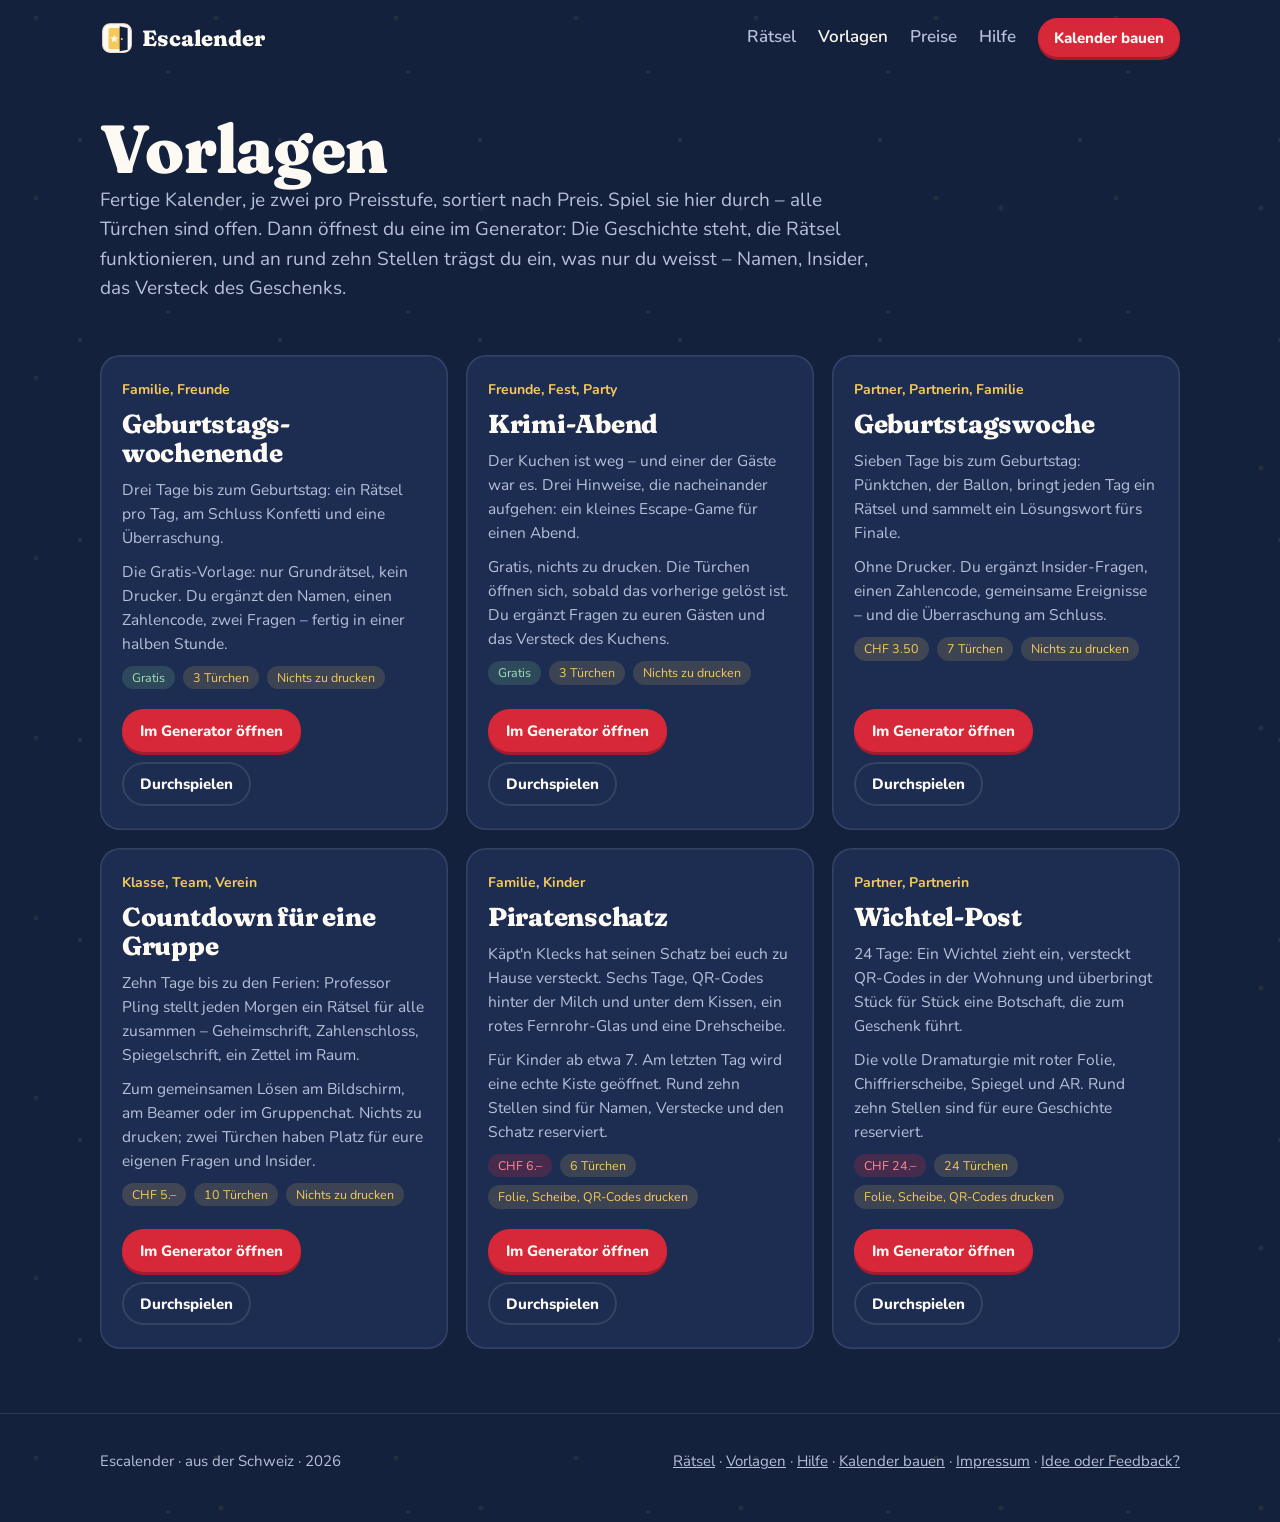
<file: vorlagen/index.html>
<!doctype html>
<html lang="de" data-basis="../">
<head>
  <meta charset="utf-8">
  <meta name="viewport" content="width=device-width, initial-scale=1">
  <title>Vorlagen – Escalender</title>
  <meta name="description" content="Fertige Rätselkalender zum Anpassen: Geburtstagswochenende, Krimi-Abend, Geburtstagswoche, Countdown für eine Gruppe, Piratenschatz, Wichtel-Post. Durchspielen, dann im Generator öffnen und ergänzen, was nur du weisst.">
  <meta name="theme-color" content="#14213d">
  <link rel="icon" href="data:image/svg+xml,%3Csvg xmlns='http://www.w3.org/2000/svg' viewBox='0 0 64 64'%3E%3Crect x='5' y='5' width='54' height='54' rx='14' fill='%23fdfaf3' stroke='%23e6dfcf' stroke-width='2'/%3E%3Crect x='16' y='13' width='30' height='40' rx='3' fill='%23f4c95d'/%3E%3Cpath d='M37 10 L52 13 V54 L37 57 Z' fill='%2314213d'/%3E%3Ccircle cx='41' cy='34' r='2' fill='%23f4c95d'/%3E%3Cpath d='M27 26 l2.2 4.6 5 .7-3.6 3.5.9 5-4.5-2.4-4.5 2.4.9-5-3.6-3.5 5-.7z' fill='%23fff8e1'/%3E%3C/svg%3E">
  <link rel="apple-touch-icon" href="../apple-touch-icon.png">
  <link rel="stylesheet" href="../site.css">
</head>
<body>
<header class="innen kopf">
  <a class="marke" href="../"><svg class="logo" viewBox="0 0 64 64" aria-hidden="true"><rect x="5" y="5" width="54" height="54" rx="14" fill="#fdfaf3" stroke="#e6dfcf" stroke-width="2"/><rect x="16" y="13" width="30" height="40" rx="3" fill="#f4c95d"/><path d="M37 10 L52 13 V54 L37 57 Z" fill="#14213d"/><circle cx="41" cy="34" r="2" fill="#f4c95d"/><path d="M27 26 l2.2 4.6 5 .7-3.6 3.5.9 5-4.5-2.4-4.5 2.4.9-5-3.6-3.5 5-.7z" fill="#fff8e1"/></svg>Escalender</a>
  <nav>
    <a href="../raetsel/">Rätsel</a>
    <a href="../vorlagen/" aria-current="page">Vorlagen</a>
    <a href="../#preise">Preise</a>
    <a href="../hilfe/">Hilfe</a>
    <a class="knopf klein" href="../bauen/">Kalender bauen</a>
  </nav>
</header>

<div class="innen katalog-kopf">
  <h1>Vorlagen</h1>
  <p>Fertige Kalender, je zwei pro Preisstufe, sortiert nach Preis. Spiel sie hier durch – alle Türchen sind offen. Dann öffnest du eine im Generator: Die Geschichte steht, die Rätsel funktionieren, und an rund zehn Stellen trägst du ein, was nur du weisst – Namen, Insider, das Versteck des Geschenks.</p>
</div>

<div class="innen">
  <div class="vorlagen"><article class="vorlage"><span class="fuer">Familie, Freunde</span><h2>Geburtstags­wochenende</h2><p>Drei Tage bis zum Geburtstag: ein Rätsel pro Tag, am Schluss Konfetti und eine Überraschung.</p><p>Die Gratis-Vorlage: nur Grundrätsel, kein Drucker. Du ergänzt den Namen, einen Zahlencode, zwei Fragen – fertig in einer halben Stunde.</p><div class="fakten"><button type="button" class="tag stufe-gratis stufe-tipp" data-stufe="gratis" data-name="Gratis" data-preis="Bis 3 Türchen." data-text="Ein Wochenende oder ein Abend: Text, Bild, Antwort, Zahlenschloss, Auswahl und ein Finale mit Konfetti. Figur, Story-Assistent, zwei Designs. Mit einer kleinen Zeile «Gemacht mit Escalender»." data-betrag="Gratis für 3 Türchen">Gratis</button><span class="tag">3 Türchen</span><span class="tag">Nichts zu drucken</span></div><div class="knoepfe"><a class="knopf" href="../bauen/?vorlage=geburtstagswochenende">Im Generator öffnen</a><button class="knopf leise probe-vorlage" data-vorlage="geburtstagswochenende">Durchspielen</button></div></article><article class="vorlage"><span class="fuer">Freunde, Fest, Party</span><h2>Krimi-Abend</h2><p>Der Kuchen ist weg – und einer der Gäste war es. Drei Hinweise, die nacheinander aufgehen: ein kleines Escape-Game für einen Abend.</p><p>Gratis, nichts zu drucken. Die Türchen öffnen sich, sobald das vorherige gelöst ist. Du ergänzt Fragen zu euren Gästen und das Versteck des Kuchens.</p><div class="fakten"><button type="button" class="tag stufe-gratis stufe-tipp" data-stufe="gratis" data-name="Gratis" data-preis="Bis 3 Türchen." data-text="Ein Wochenende oder ein Abend: Text, Bild, Antwort, Zahlenschloss, Auswahl und ein Finale mit Konfetti. Figur, Story-Assistent, zwei Designs. Mit einer kleinen Zeile «Gemacht mit Escalender»." data-betrag="Gratis für 3 Türchen">Gratis</button><span class="tag">3 Türchen</span><span class="tag">Nichts zu drucken</span></div><div class="knoepfe"><a class="knopf" href="../bauen/?vorlage=krimi-abend">Im Generator öffnen</a><button class="knopf leise probe-vorlage" data-vorlage="krimi-abend">Durchspielen</button></div></article><article class="vorlage"><span class="fuer">Partner, Partnerin, Familie</span><h2>Geburtstags­woche</h2><p>Sieben Tage bis zum Geburtstag: Pünktchen, der Ballon, bringt jeden Tag ein Rätsel und sammelt ein Lösungswort fürs Finale.</p><p>Ohne Drucker. Du ergänzt Insider-Fragen, einen Zahlencode, gemeinsame Ereignisse – und die Überraschung am Schluss.</p><div class="fakten"><button type="button" class="tag stufe-kalender stufe-tipp" data-stufe="kalender" data-name="Plus" data-preis="50 Rp. pro Türchen, höchstens CHF 15" data-text="Dazu Sammelbuch, Geheimschriften, Anagramme, Spiegelschrift, Tonaufnahmen und die Spiele: Memory, Schiebepuzzle, Reihenfolge, Pixelbild. Alle Designs, eigene Farbe und Figur, Tarnseite – ohne Escalender-Zeile. Ein Advent mit 24 Türchen kostet CHF 12, höchstens CHF 15." data-betrag="CHF 3.50 für 7 Türchen">CHF 3.50</button><span class="tag">7 Türchen</span><span class="tag">Nichts zu drucken</span></div><div class="knoepfe"><a class="knopf" href="../bauen/?vorlage=geburtstagswoche">Im Generator öffnen</a><button class="knopf leise probe-vorlage" data-vorlage="geburtstagswoche">Durchspielen</button></div></article><article class="vorlage"><span class="fuer">Klasse, Team, Verein</span><h2>Countdown für eine Gruppe</h2><p>Zehn Tage bis zu den Ferien: Professor Pling stellt jeden Morgen ein Rätsel für alle zusammen – Geheimschrift, Zahlenschloss, Spiegelschrift, ein Zettel im Raum.</p><p>Zum gemeinsamen Lösen am Bildschirm, am Beamer oder im Gruppenchat. Nichts zu drucken; zwei Türchen haben Platz für eure eigenen Fragen und Insider.</p><div class="fakten"><button type="button" class="tag stufe-kalender stufe-tipp" data-stufe="kalender" data-name="Plus" data-preis="50 Rp. pro Türchen, höchstens CHF 15" data-text="Dazu Sammelbuch, Geheimschriften, Anagramme, Spiegelschrift, Tonaufnahmen und die Spiele: Memory, Schiebepuzzle, Reihenfolge, Pixelbild. Alle Designs, eigene Farbe und Figur, Tarnseite – ohne Escalender-Zeile. Ein Advent mit 24 Türchen kostet CHF 12, höchstens CHF 15." data-betrag="CHF 5.– für 10 Türchen">CHF 5.–</button><span class="tag">10 Türchen</span><span class="tag">Nichts zu drucken</span></div><div class="knoepfe"><a class="knopf" href="../bauen/?vorlage=gruppen-countdown">Im Generator öffnen</a><button class="knopf leise probe-vorlage" data-vorlage="gruppen-countdown">Durchspielen</button></div></article><article class="vorlage"><span class="fuer">Familie, Kinder</span><h2>Piratenschatz</h2><p>Käpt'n Klecks hat seinen Schatz bei euch zu Hause versteckt. Sechs Tage, QR-Codes hinter der Milch und unter dem Kissen, ein rotes Fernrohr-Glas und eine Drehscheibe.</p><p>Für Kinder ab etwa 7. Am letzten Tag wird eine echte Kiste geöffnet. Rund zehn Stellen sind für Namen, Verstecke und den Schatz reserviert.</p><div class="fakten"><button type="button" class="tag stufe-alles stufe-tipp" data-stufe="alles" data-name="Abenteuer" data-preis="CHF 1 pro Türchen, höchstens CHF 30" data-text="Alle Rätsel: QR-Codes zum Verstecken, Kamera auf echte Gegenstände, rote Folie, Chiffrierscheibe, Schablone – mit Druckvorlagen. Ein Advent mit 24 Türchen kostet CHF 24, höchstens CHF 30." data-betrag="CHF 6.– für 6 Türchen">CHF 6.–</button><span class="tag">6 Türchen</span><span class="tag">Folie, Scheibe, QR-Codes drucken</span></div><div class="knoepfe"><a class="knopf" href="../bauen/?vorlage=piratenschatz">Im Generator öffnen</a><button class="knopf leise probe-vorlage" data-vorlage="piratenschatz">Durchspielen</button></div></article><article class="vorlage"><span class="fuer">Partner, Partnerin</span><h2>Wichtel-Post</h2><p>24 Tage: Ein Wichtel zieht ein, versteckt QR-Codes in der Wohnung und überbringt Stück für Stück eine Botschaft, die zum Geschenk führt.</p><p>Die volle Dramaturgie mit roter Folie, Chiffrierscheibe, Spiegel und AR. Rund zehn Stellen sind für eure Geschichte reserviert.</p><div class="fakten"><button type="button" class="tag stufe-alles stufe-tipp" data-stufe="alles" data-name="Abenteuer" data-preis="CHF 1 pro Türchen, höchstens CHF 30" data-text="Alle Rätsel: QR-Codes zum Verstecken, Kamera auf echte Gegenstände, rote Folie, Chiffrierscheibe, Schablone – mit Druckvorlagen. Ein Advent mit 24 Türchen kostet CHF 24, höchstens CHF 30." data-betrag="CHF 24.– für 24 Türchen">CHF 24.–</button><span class="tag">24 Türchen</span><span class="tag">Folie, Scheibe, QR-Codes drucken</span></div><div class="knoepfe"><a class="knopf" href="../bauen/?vorlage=wichtel-post">Im Generator öffnen</a><button class="knopf leise probe-vorlage" data-vorlage="wichtel-post">Durchspielen</button></div></article></div>
</div>

<footer>
  <div class="innen">
    <span>Escalender · aus der Schweiz · 2026</span>
    <span><a href="../raetsel/">Rätsel</a> · <a href="../vorlagen/">Vorlagen</a> · <a href="../hilfe/">Hilfe</a> · <a href="../bauen/">Kalender bauen</a> · <a href="../impressum/">Impressum</a> · <a class="feedback-link" href="mailto:test@escalender.ch?subject=Escalender%20%E2%80%93%20Idee%20oder%20Feedback&amp;body=Hallo!%0A%0AWas%20wolltest%20du%20machen%3F%0A%0A%0AWas%20ist%20passiert%20%E2%80%93%20oder%20was%20fehlt%20dir%3F%0A%0A%0AGer%C3%A4t%20und%20Browser%20(z.%20B.%20iPhone%2C%20Safari)%3A%0A%0A%0A(gesendet%20aus%3A%20Website)">Idee oder Feedback?</a></span>
  </div>
</footer>
<script src="../site.js"></script>
</body>
</html>
</file>
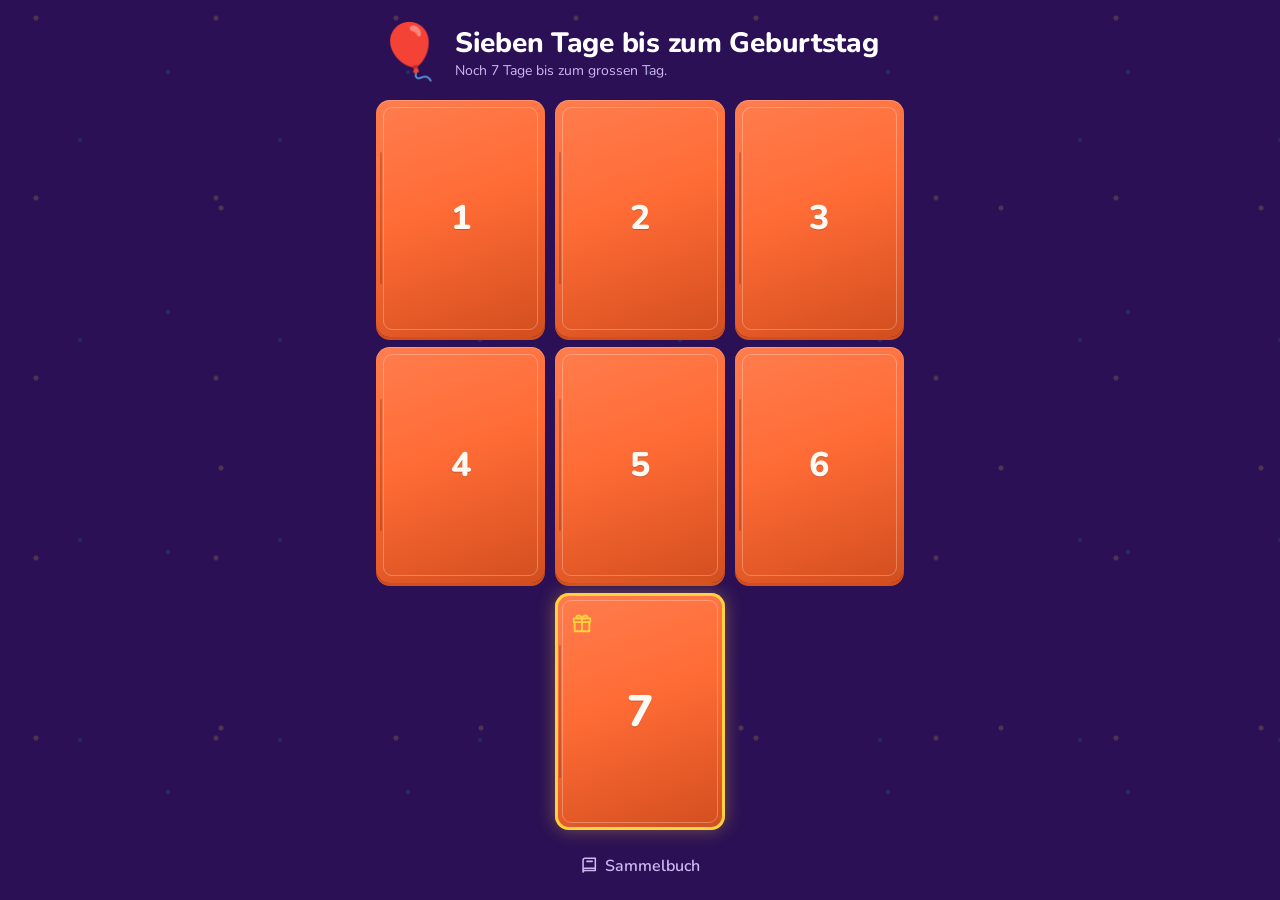
<file: vorlagen/geburtstagswoche/index.html>
<!doctype html>
<html lang="de">
<head>
  <meta charset="utf-8">
  <meta name="viewport" content="width=device-width, initial-scale=1, viewport-fit=cover">
  <meta name="robots" content="noindex, nofollow">
  <meta name="theme-color" content="#14213d">
  <title>…</title>
  <link rel="icon" href="data:image/svg+xml,%3Csvg xmlns='http://www.w3.org/2000/svg' viewBox='0 0 32 32'%3E%3Cpath d='M4 26 L20 3 L28 26Z' fill='%23d62839'/%3E%3Crect x='2' y='24' width='28' height='6' rx='3' fill='%23fdfaf3'/%3E%3C/svg%3E">
  <style>@font-face{font-family:Fraunces;font-style:normal;font-weight:100 900;font-display:swap;src:url([data-uri]) format('woff2-variations')}
@font-face{font-family:Nunito;font-style:normal;font-weight:200 1000;font-display:swap;src:url([data-uri]) format('woff2-variations')}</style>
  <style>:root {
  --nacht: #14213d;
  --nacht2: #1d2d52;
  --rot: #d62839;
  --rot-dunkel: #a61b2b;
  --creme: #fdfaf3;
  --gold: #f4c95d;
  --tanne: #2d6a4f;
  --text: #fdfaf3;
  --muted: #b8c0d9;
  --karte: #fdfaf3;
  --karte-text: #2b2d42;
  --radius: 18px;
  --tanne-dunkel: #1b4332;
  --tief: #0b1428;
  --linie: rgba(255,255,255,.06);
  --linie2: rgba(255,255,255,.12);
  --zu-text: rgba(253,250,243,.25);
  --tuer-text: #fdfaf3;
  --punkt1: rgba(244, 201, 93, .08);
  --punkt2: rgba(255, 255, 255, .07);
  --titel-schrift: Fraunces, Georgia, serif;
  --schnee: #fff;
}

* { box-sizing: border-box; }
html, body { margin: 0; }
body {
  font-family: Nunito, system-ui, sans-serif;
  background: var(--nacht);
  background-image:
    radial-gradient(circle at 20% 10%, var(--punkt1) 0 2px, transparent 3px),
    radial-gradient(circle at 70% 30%, var(--punkt2) 0 1.5px, transparent 2.5px),
    radial-gradient(circle at 40% 70%, var(--punkt2) 0 1.5px, transparent 2.5px),
    radial-gradient(circle at 85% 80%, var(--punkt1) 0 2px, transparent 3px);
  background-size: 180px 180px, 240px 240px, 200px 200px, 260px 260px;
  color: var(--text);
  min-height: 100vh;
  -webkit-font-smoothing: antialiased;
}
#app { max-width: 560px; margin: 0 auto; padding: 16px 16px 48px; }
/* Nach dem Aufklappen blendet die Türchen-Ansicht sanft ein */
#app.blende { animation: einblenden .45s ease-out both; }
@keyframes einblenden { from { opacity: 0; transform: translateY(10px); } to { opacity: 1; transform: none; } }
@media (prefers-reduced-motion: reduce) { #app.blende { animation: none; } }

h1, h2 { font-family: var(--titel-schrift); font-weight: 800; letter-spacing: -.01em; }
/* Fraunces: weiche, leicht «schiefe» Buchstaben – gibt dem Titel Charakter, den eine Standard-Serif nicht hat */
h1, .tuer .zahl, .gedicht p, .stueck .wort { font-variation-settings: 'SOFT' 60, 'WONK' 1; }
h1 { font-size: 28px; margin: 4px 0 0; line-height: 1.1; }
h2 { font-size: 22px; margin: 0 0 8px; }

button { font: inherit; cursor: pointer; }
.btn {
  background: var(--rot); color: var(--knopf-text, var(--creme)); border: 0; border-radius: 999px;
  padding: 13px 20px 11px; font-weight: 800; font-size: 16px;
  box-shadow: 0 3px 0 var(--rot-dunkel);
  transition: transform .08s;
}
.btn:active { transform: translateY(2px); box-shadow: 0 1px 0 var(--rot-dunkel); }
.btn.leise { background: transparent; color: var(--muted); box-shadow: none; padding: 9px 4px 7px; font-weight: 600; }
.btn:disabled { opacity: .5; }

/* Kopf */
.kopf { display: flex; align-items: center; gap: 12px; margin: 8px 0 20px; }
.kopf img { width: 64px; height: 80px; filter: drop-shadow(0 4px 8px rgba(0,0,0,.3)); }
.kopf .sub { color: var(--muted); font-size: 14px; margin-top: 2px; }

/* Kalender */
/* Flex statt Grid: eine unvollständige letzte Reihe wird zentriert */
.raster { --sp: 4; --abstand: 10px; display: flex; flex-wrap: wrap; justify-content: center; align-content: stretch; gap: var(--abstand); }
.raster .tuer { flex: 0 0 calc((100% - (var(--sp) - 1) * var(--abstand)) / var(--sp)); }
/* Icons */
.ico { width: 1.15em; height: 1.15em; vertical-align: -.22em; flex: none; }
.btn .ico { margin-right: 2px; }

/* Türchen: ein «Blatt» mit Zahl, das beim Antippen aufklappt – dahinter leuchtet das Innere */
.tuer {
  aspect-ratio: 1; border-radius: 14px; border: 0; padding: 0; background: transparent;
  color: var(--tuer-text); font-family: var(--titel-schrift); font-weight: 800; font-size: 26px;
  position: relative; perspective: 700px; -webkit-tap-highlight-color: transparent;
}
.tuer .innen, .tuer .blatt { position: absolute; inset: 0; border-radius: inherit; display: flex; align-items: center; justify-content: center; }
.tuer .innen { background: radial-gradient(circle at 50% 45%, color-mix(in srgb, var(--gold) 55%, var(--tief)) 0, var(--tief) 75%); color: var(--gold); box-shadow: inset 0 0 0 2px var(--linie2); }
.tuer .innen .ico { width: 42%; height: 42%; opacity: .9; }
.tuer .blatt {
  background: linear-gradient(160deg, var(--nacht2) 0%, color-mix(in srgb, var(--nacht2) 70%, var(--tief)) 100%);
  box-shadow: inset 0 0 0 2px var(--linie), inset 0 1px 0 rgba(255,255,255,.08);
  transform-origin: left center; backface-visibility: hidden; -webkit-backface-visibility: hidden;
  transition: transform .55s cubic-bezier(.4,0,.2,1), filter .2s;
}
/* Türrahmen: feine Linie innen, Scharnier-Andeutung links */
.tuer .blatt::before { content: ''; position: absolute; inset: 7px; border-radius: 9px; border: 1.5px solid rgba(255,255,255,.14); pointer-events: none; }
.tuer .blatt::after { content: ''; position: absolute; left: 4px; top: 22%; bottom: 22%; width: 2px; border-radius: 2px; background: rgba(0,0,0,.18); }
.tuer.offen .blatt { background: linear-gradient(160deg, color-mix(in srgb, var(--rot) 88%, #fff) 0%, var(--rot) 45%, var(--rot-dunkel) 100%); box-shadow: 0 3px 0 var(--rot-dunkel), inset 0 1px 0 rgba(255,255,255,.22); }
.tuer.offen .blatt::before { border-color: rgba(255,255,255,.28); }
.tuer.geloest .blatt { background: linear-gradient(160deg, color-mix(in srgb, var(--tanne) 85%, #fff) 0%, var(--tanne) 45%, var(--tanne-dunkel) 100%); box-shadow: 0 3px 0 var(--tanne-dunkel), inset 0 1px 0 rgba(255,255,255,.18); }
.tuer.geloest .zahl { opacity: .55; }
.tuer.offen:hover .blatt { filter: brightness(1.07); }
.tuer.offen:active .blatt { transform: translateY(2px); box-shadow: 0 1px 0 var(--rot-dunkel); }
.tuer.auf .blatt { transform: rotateY(-108deg); box-shadow: -12px 0 24px rgba(0,0,0,.35); }
.tuer.auf .innen .ico { animation: aufleuchten .5s ease-out both; }
@keyframes aufleuchten { from { transform: scale(.4); opacity: 0; } to { transform: scale(1); opacity: .9; } }
.tuer.heute .blatt { animation: puls 1.8s ease-in-out infinite; }
.tuer.zu { cursor: default; }
.tuer.zu .blatt { color: var(--zu-text); }
.tuer .zahl { position: relative; text-shadow: 0 1px 0 rgba(0,0,0,.18); }
/* Stempel «gelöst»: leicht schräg, wie aufgedrückt */
.tuer .stempel { position: absolute; width: 38%; max-width: 54px; right: 6%; top: 6%; color: var(--gold); transform: rotate(-14deg); opacity: .95; filter: drop-shadow(0 1px 0 rgba(0,0,0,.25)); }
.raster .tuer.letzte-breit { flex-basis: 100%; }
.raster .tuer.letzte-doppelt { flex-basis: calc((100% - (var(--sp) - 1) * var(--abstand)) / var(--sp) * 2 + var(--abstand)); }
.raster.sp-1 .tuer.letzte-doppelt { flex-basis: 100%; }
.raster .tuer.letzte { font-size: 34px; } .raster.sp-3 .tuer.letzte { font-size: 44px; } .raster.sp-2 .tuer.letzte, .raster.sp-1 .tuer.letzte { font-size: 60px; }
.tuer.letzte-besonders .blatt, .tuer.letzte-doppelt .blatt { box-shadow: inset 0 0 0 3px var(--gold), 0 0 18px color-mix(in srgb, var(--gold) 35%, transparent); }
.tuer.letzte.zu .blatt { color: color-mix(in srgb, var(--gold) 70%, transparent); }
.tuer .schleife { position: absolute; top: 8%; left: 9%; color: var(--gold); width: 17%; height: 17%; max-width: 22px; max-height: 22px; }   /* mitwachsend: bei kleinen Türchen nicht in der Zahl */
.tuer.letzte-breit .schleife, .tuer.letzte-doppelt .schleife { top: 7px; left: 9px; width: 20px; height: 20px; }
.tuer .schleife { line-height: 0; }
.tuer .schleife .ico { width: 100%; height: 100%; display: block; vertical-align: 0; }   /* sonst steht das Symbol auf der Grundlinie der grossen Zahl und rutscht nach unten */
.tuer.letzte .stempel { max-width: 64px; width: 30%; }
@keyframes puls { 0%,100% { box-shadow: 0 3px 0 var(--rot-dunkel), 0 0 0 0 color-mix(in srgb, var(--gold) 60%, transparent); } 50% { box-shadow: 0 3px 0 var(--rot-dunkel), 0 0 0 8px transparent; } }
@media (prefers-reduced-motion: reduce) { .tuer.heute .blatt { animation: none; box-shadow: 0 0 0 3px var(--gold); } .tuer .blatt { transition: none; } }

.fuss { display: flex; justify-content: center; margin-top: 22px; }

/* Tag */
.kopfzeile { display: grid; grid-template-columns: 40px 1fr 40px; align-items: center; gap: 8px; margin: 0 0 14px -4px; }
.kopfzeile .tagnr { text-align: center; }
.zurueck {
  width: 40px; height: 40px; border-radius: 50%; border: 0; display: grid; place-items: center;
  background: var(--nacht2); color: var(--gold); font-size: 30px; line-height: 1; font-weight: 400;
  box-shadow: inset 0 0 0 1.5px var(--linie2); transition: filter .12s, transform .08s;
}
.zurueck .ico { width: 24px; height: 24px; margin-left: -2px; }   /* optisch zentriert: der Pfeil ist linkslastig */
.zurueck:hover { filter: brightness(1.15); }
.zurueck:active { transform: scale(.94); }
.tagnr { font-family: var(--titel-schrift); font-weight: 800; color: var(--gold); font-size: 15px; letter-spacing: .08em; text-transform: uppercase; }
.figur-sagt { display: flex; gap: 10px; align-items: flex-start; margin: 10px 0 18px; }
.figur-sagt img { width: 54px; flex: none; margin-top: 4px; }
.blase {
  background: var(--karte); color: var(--karte-text); border-radius: var(--radius);
  padding: 14px 16px; font-size: 17px; line-height: 1.45; white-space: pre-line;
  box-shadow: 0 6px 20px rgba(0,0,0,.25);
  position: relative;
}
/* Sprechblasen-Spitze, zeigt zur Figur */
.figur-sagt .blase { border-top-left-radius: 6px; }
.figur-sagt .blase::before {
  content: ''; position: absolute; left: -10px; top: 18px;
  border: 8px solid transparent; border-right: 11px solid var(--karte); border-left: 0;   /* 1px Überlappung: sonst Haarspalt auf hochauflösenden Bildschirmen */
}
.karte { background: var(--nacht2); border-radius: var(--radius); padding: 16px; margin: 14px 0; }
.karte.hell { background: var(--karte); color: var(--karte-text); }
.frage { font-weight: 800; margin-bottom: 10px; }
.eingabe { display: flex; gap: 8px; }
.eingabe input {
  flex: 1; min-width: 0; font: inherit; font-size: 17px; padding: 12px 14px;
  border-radius: 12px; border: 2px solid transparent; background: var(--creme); color: var(--karte-text);
}
.eingabe input:focus { outline: none; border-color: var(--gold); }
.antwort-hinweis { min-height: 22px; margin-top: 8px; color: var(--gold); font-weight: 600; font-size: 15px; }
.wackeln { animation: wackeln .35s; }
@keyframes wackeln { 25% { transform: translateX(-6px); } 50% { transform: translateX(6px); } 75% { transform: translateX(-3px); } }

.bilder { display: grid; gap: 10px; grid-template-columns: repeat(auto-fit, minmax(140px, 1fr)); margin: 12px 0; }
.bilder img { width: 100%; border-radius: 12px; display: block; background: var(--nacht2); }
.bild-fehlt { padding: 20px; border: 2px dashed var(--muted); border-radius: 12px; color: var(--muted); font-size: 13px; text-align: center; }

.decoder { width: 100%; border-radius: 12px; display: block; background: #fff; }
.chiffre { font-family: "Courier New", monospace; font-weight: 700; font-size: 26px; letter-spacing: .2em; text-align: center; padding: 12px; background: var(--creme); color: var(--karte-text); border-radius: 12px; word-break: break-all; }

.belohnung { animation: auf .5s ease-out; }
@keyframes auf { from { opacity: 0; transform: translateY(12px) scale(.97); } to { opacity: 1; transform: none; } }
.stueck { background: var(--gold); color: var(--karte-text); border-radius: var(--radius); padding: 14px 16px; margin: 12px 0; }
.stueck .label { font-size: 13px; font-weight: 800; letter-spacing: .06em; text-transform: uppercase; opacity: .7; }
.stueck .wort { font-family: var(--titel-schrift); font-size: 26px; font-weight: 800; margin-top: 2px; }
.ps { font-family: "Courier New", monospace; font-weight: 700; color: var(--muted); margin-top: 10px; font-size: 15px; letter-spacing: .12em; }

/* Sammelbuch */
.satz { font-family: var(--titel-schrift); font-size: 22px; line-height: 1.8; }
.satz .w { display: inline-block; margin-right: .3em; }
.satz .luecke { display: inline-block; width: 2.4em; border-bottom: 3px dotted var(--muted); margin-right: .3em; transform: translateY(-.25em); }
.psliste { font-family: "Courier New", monospace; font-weight: 700; letter-spacing: .1em; line-height: 1.9; }
.psliste span { color: var(--muted); font-family: Nunito, sans-serif; letter-spacing: 0; font-weight: 600; margin-right: 8px; }

/* Spiele */
.schiebe { position: relative; margin: 0 auto; border-radius: 12px; overflow: hidden; background: var(--tief); touch-action: manipulation; }
.schiebe .kachel { position: absolute; border: 1px solid rgba(0,0,0,.25); transition: left .15s, top .15s; background-repeat: no-repeat; cursor: pointer; }
.memory { display: grid; grid-template-columns: repeat(4, 1fr); gap: 8px; }
.memory button { aspect-ratio: 3/4; border: 0; border-radius: 10px; background: var(--rot); color: inherit; font-size: 34px; transition: transform .2s; box-shadow: 0 3px 0 var(--rot-dunkel); padding: 0; overflow: hidden; }
.memory button.auf, .memory button.weg { background: var(--creme); color: inherit; }
.memory button.weg { opacity: .45; box-shadow: none; }
.memory button .inhalt { visibility: hidden; display: flex; width: 100%; height: 100%; align-items: center; justify-content: center; }
.memory button.auf .inhalt, .memory button.weg .inhalt { visibility: visible; }
.memory button img { width: 100%; height: 100%; object-fit: cover; display: block; }
.reihe { display: flex; flex-direction: column; gap: 8px; }
.reihe button { text-align: left; background: var(--creme); color: var(--karte-text); border: 3px solid transparent; border-radius: 12px; padding: 12px 14px; font-weight: 700; }
.reihe button.wahl { border-color: var(--gold); }
.reihe button .nr { color: var(--rot); margin-right: 8px; }

/* AR */
.ar-overlay { position: fixed; inset: 0; z-index: 50; background: #000; }
.ar-overlay a-scene { position: absolute; inset: 0; }
.ar-zu { position: fixed; top: max(12px, env(safe-area-inset-top)); right: 12px; z-index: 60; }

/* Finale */
.zeile-check { margin: 10px 0; }
.zeile-check .label { font-weight: 800; margin-bottom: 6px; }
.zeile-check.ok input { border-color: var(--tanne); background: #e6f4ea; }
.gedicht { text-align: center; padding: 28px 8px; }
.gedicht p { font-family: var(--titel-schrift); font-size: 23px; line-height: 1.4; margin: 0 0 14px; opacity: 0; animation: auf 1.2s ease-out forwards; }
.gedicht p.gross { font-size: 30px; color: var(--gold); }
.schnee { position: fixed; inset: 0; pointer-events: none; overflow: hidden; z-index: 5; }
.schnee i { position: absolute; top: -12px; border-radius: 50%; background: var(--schnee); box-shadow: 0 0 6px var(--schnee);
  animation: fall var(--d) var(--v) linear infinite, taumeln var(--sd) ease-in-out infinite alternate; }
@keyframes fall { to { transform: translate3d(0, 112vh, 0); } }
@keyframes taumeln { from { margin-left: calc(-1 * var(--sway)); } to { margin-left: var(--sway); } }

.vorschau-leiste { background: var(--gold); color: var(--karte-text); font-size: 13px; font-weight: 700; padding: 6px 12px; border-radius: 10px; margin-bottom: 10px; display: flex; gap: 8px; align-items: center; flex-wrap: wrap; }
.vorschau-leiste button { background: var(--karte-text); color: var(--gold); border: 0; border-radius: 6px; padding: 3px 8px; font-weight: 800; }

/* Fehlerseite – bewusst langweilig */
body.fehler { background: #f3f3f3; color: #333; font-family: -apple-system, BlinkMacSystemFont, "Segoe UI", Roboto, sans-serif; }
.fehlerseite { max-width: 520px; margin: 18vh auto 0; padding: 0 24px; }
.fehlerseite h1 { font-family: inherit; font-weight: 600; font-size: 26px; color: #444; }
.fehlerseite p { color: #666; line-height: 1.5; font-size: 15px; }
.fehlerseite .id { color: #aaa; font-size: 12px; margin-top: 32px; font-family: monospace; }
.eckbild { position: fixed; right: -5px; bottom: 34px; width: 22px; transform: rotate(-24deg); opacity: .9; }

/* ── Generische Bausteine ── */
.blase.erzaehler { border-top-left-radius: var(--radius); margin: 10px 0 18px; }
.laden { color: var(--muted); }
.stufe + .stufe { margin-top: 26px; padding-top: 18px; border-top: 2px dashed var(--linie2); }
.stufe.frisch { animation: auf .5s ease-out; }
.spaet { opacity: 0; animation: auf 1.2s ease-out forwards; }
.werkzeug-chip { display: inline-block; background: var(--linie2); color: var(--gold); font-weight: 800; font-size: 13px; padding: 4px 10px; border-radius: 999px; margin: 6px 0; }
.spiegelschrift { transform: scaleX(-1); font-family: var(--titel-schrift); font-weight: 800; font-size: 26px; text-align: center; padding: 16px; background: var(--creme); color: var(--karte-text); border-radius: 12px; white-space: pre-line; }
.chiffre { white-space: pre-line; }
.chiffre.klein { font-size: 18px; letter-spacing: .1em; }
.anagramm { display: flex; flex-wrap: wrap; gap: 18px 22px; justify-content: center; margin: 12px 0 6px; }
.anagramm-wort { display: flex; flex-wrap: wrap; gap: 6px; justify-content: center; }
.anagramm-box { margin-bottom: 8px; }
.anagramm-kachel.wahl { outline: 3px solid var(--gold); outline-offset: 2px; transform: translateY(-3px); }
.anagramm-kachel.getauscht { animation: kachel-tausch .25s ease-out; }
@keyframes kachel-tausch { from { transform: scale(.85); } to { transform: scale(1); } }
.anagramm-kachel { --b: clamp(32px, calc((min(100vw, 560px) - 70px) / var(--n, 1) - 6px), 44px); border: 0; padding: 0; cursor: pointer; transition: transform .15s; width: var(--b); height: calc(var(--b) * 1.18); display: flex; align-items: center; justify-content: center; background: var(--creme); color: var(--karte-text); border-radius: 10px; font-family: var(--titel-schrift); font-weight: 800; font-size: calc(var(--b) * .58); box-shadow: 0 3px 0 rgba(0,0,0,.25); }
.audio { width: 100%; margin: 10px 0; }
.karte.mitte { text-align: center; }
.zahlenschloss { display: flex; gap: 10px; justify-content: center; margin: 4px 0 16px; }
.rad { display: flex; flex-direction: column; align-items: center; background: var(--tief); border-radius: 12px; padding: 4px; }
.rad button { background: none; border: 0; color: var(--muted); font-size: 18px; padding: 6px 14px; }
.ziffer { font-family: "Courier New", monospace; font-weight: 700; font-size: 34px; width: 48px; text-align: center; background: var(--creme); color: var(--karte-text); border-radius: 8px; padding: 4px 0; }
.auswahl { display: flex; flex-direction: column; gap: 8px; }
.auswahl button { text-align: left; background: var(--creme); color: var(--karte-text); border: 3px solid transparent; border-radius: 12px; padding: 12px 14px; font-weight: 700; }
.auswahl button.falsch { border-color: var(--rot); opacity: .6; }
.schiebe .kachel.zahl { background: var(--creme); color: var(--karte-text); display: flex; align-items: center; justify-content: center; font-family: var(--titel-schrift); font-weight: 800; }
.loesungswort { display: flex; gap: 6px; flex-wrap: wrap; }
.loesungswort span { width: 38px; height: 46px; border-bottom: 3px solid var(--gold); display: flex; align-items: center; justify-content: center; font-family: var(--titel-schrift); font-weight: 800; font-size: 24px; }
.konfetti { position: fixed; inset: 0; pointer-events: none; z-index: 6; overflow: hidden; }
/* Konfetti: aussen die seitliche Bewegung, innen Wurf (hoch, dann fallen) und Drehung */
.konfetti i { position: absolute; left: var(--x0); bottom: -20px; display: block; opacity: 0; animation: k-seit var(--dauer) var(--verz) cubic-bezier(.15,.6,.35,1) forwards; }
.konfetti b { display: block; animation: k-wurf var(--dauer) var(--verz) forwards; }
@keyframes k-seit { 0% { transform: translateX(0); opacity: 1; } 85% { opacity: 1; } 100% { transform: translateX(var(--dx)); opacity: 0; } }
@keyframes k-wurf {
  0% { transform: translateY(0) rotateX(0) rotateY(0); animation-timing-function: cubic-bezier(.1,.7,.3,1); }
  32% { transform: translateY(calc(-1 * var(--h))) rotateX(200deg) rotateY(120deg); animation-timing-function: cubic-bezier(.5,0,.8,.4); }
  100% { transform: translateY(25vh) rotateX(var(--rot)) rotateY(var(--rot)); }
}
.vorschau-leiste select { font: inherit; font-weight: 700; border-radius: 6px; border: 0; padding: 2px 6px; }
.vorschau-knopf { margin-top: 8px; }
@media (prefers-reduced-motion: reduce) { .spaet, .gedicht p, .stufe.frisch { animation-duration: .01s !important; } }

.figur-sagt .symbol { font-size: 42px; width: 54px; flex: none; text-align: center; line-height: 1.1; margin-top: 2px; }
.kopf .symbol { font-size: 54px; line-height: 1; }

/* Pixelbild */
.pixelrahmen { background: var(--tief); border-radius: 12px; overflow: hidden; margin: 10px 0; }
.pixelbild { width: 100%; height: auto; display: block; }
.tipps { display: flex; flex-direction: column; gap: 6px; margin: 8px 0; }
.tipp { background: var(--nacht2); border-radius: 12px; padding: 10px 14px; font-size: 16px; line-height: 1.4; }
.tipp b { color: var(--gold); }
.tipp.neu { animation: auf .4s ease-out; }
.tipp-zeile { display: flex; align-items: center; gap: 10px; flex-wrap: wrap; }
.tipp-info { color: var(--muted); font-size: 14px; }
.pixel-loesung { margin: 10px 0; text-align: center; }
.pixel-loesung img { width: 100%; border-radius: 12px; display: block; animation: scharf 1.6s ease-out; }
.pixel-loesung .loesung { font-family: var(--titel-schrift); font-weight: 800; font-size: 28px; color: var(--gold); margin-top: 10px; }
@keyframes scharf { from { filter: blur(18px) saturate(.6); transform: scale(1.03); } to { filter: none; transform: none; } }

.chiffre.freimaurer { color: var(--karte-text); padding: 16px; }
.chiffre.freimaurer svg { display: block; margin: 0 auto; }

/* Vorschau im Generator: wie auf dem Handy – scrollen ja, Balken nein */
html.im-generator { scrollbar-width: none; }
html.im-generator::-webkit-scrollbar, html.im-generator body::-webkit-scrollbar { display: none; }

/* Kalender füllt den Bildschirm – wenige Türchen werden grösser */
#app.kalender-ansicht { display: flex; flex-direction: column; min-height: 100vh; min-height: 100dvh; padding-bottom: 16px; }
#app.kalender-ansicht .raster { flex: 1; }
#app.kalender-ansicht .tuer { aspect-ratio: auto; min-height: 64px; }
#app.kalender-ansicht .fuss { margin-top: 16px; }
.raster.sp-3 .tuer { font-size: 34px; } .raster.sp-2 .tuer { font-size: 44px; } .raster.sp-1 .tuer { font-size: 56px; }
.raster.sp-3 .tuer .stern, .raster.sp-2 .tuer .stern, .raster.sp-1 .tuer .stern { font-size: 20px; top: 10px; right: 12px; }

/* ───────── Designs ───────── */
body.design-geheimnis {
  --nacht: #16110e; --nacht2: #2a211b; --rot: #b8862b; --rot-dunkel: #86611d; --gold: #f2c46d; --tanne: #56703f; --tanne-dunkel: #3b4d2b;
  --text: #f6ecd9; --muted: #b9a88c; --creme: #fffaf0; --karte: #f6ecd9; --karte-text: #2a211b; --tief: #0d0907;
  --punkt1: rgba(242, 196, 109, .10); --punkt2: rgba(255, 230, 190, .05); --zu-text: rgba(246,236,217,.25);
}
body.design-pastell {
  --nacht: #fbf4ef; --nacht2: #efe4f3; --rot: #e17aa5; --rot-dunkel: #c25b88; --gold: #c77d14; --tanne: #5fb893; --tanne-dunkel: #3f9372;
  --text: #3b3350; --muted: #7d7494; --creme: #ffffff; --karte: #ffffff; --karte-text: #3b3350; --tief: #e6dcec;
  --linie: rgba(59,51,80,.06); --linie2: rgba(59,51,80,.12); --zu-text: rgba(59,51,80,.3); --tuer-text: #ffffff;
  --punkt1: rgba(225, 122, 165, .12); --punkt2: rgba(95, 184, 147, .10); --titel-schrift: Nunito, system-ui, sans-serif; --schnee: #e17aa5;
}
body.design-pastell .tuer.zu, body.design-hell .tuer.zu { background: var(--nacht2); }
body.design-geburtstag {
  --nacht: #2b1055; --nacht2: #3f1d78; --rot: #ff6b35; --rot-dunkel: #d24e1e; --gold: #ffd23f; --tanne: #06b58a; --tanne-dunkel: #04876a;
  --text: #ffffff; --muted: #cdb9f2; --creme: #ffffff; --karte: #fff8e7; --karte-text: #2b1055; --tief: #1c0a3a;
  --punkt1: rgba(255, 210, 63, .18); --punkt2: rgba(6, 214, 160, .14); --titel-schrift: Nunito, system-ui, sans-serif;
}
body.design-hell {
  --nacht: #f3f5f8; --nacht2: #e2e7ee; --rot: #2f6fdb; --rot-dunkel: #1f54ad; --gold: #b87a00; --tanne: #2e9e62; --tanne-dunkel: #237a4b;
  --text: #1d2433; --muted: #5b6475; --creme: #ffffff; --karte: #ffffff; --karte-text: #1d2433; --tief: #dfe5ee;
  --linie: rgba(29,36,51,.06); --linie2: rgba(29,36,51,.12); --zu-text: rgba(29,36,51,.3); --tuer-text: #ffffff;
  --punkt1: transparent; --punkt2: transparent; --titel-schrift: Nunito, system-ui, sans-serif; --schnee: #9fb4d6;
}
body.design-pastell .blase, body.design-hell .blase { box-shadow: 0 2px 10px rgba(0,0,0,.08); }

/* Vor dem Start */
.countdown { display: flex; justify-content: center; gap: 12px; margin: 6px 0 18px; }
.cd-teil { background: var(--nacht2); border-radius: 14px; padding: 12px 8px; min-width: 84px; text-align: center; box-shadow: inset 0 0 0 2px var(--linie); }
.cd-teil b .ico { width: 1em; height: 1em; vertical-align: -.1em; }
.cd-teil b { display: block; font-family: var(--titel-schrift); font-size: 40px; line-height: 1; color: var(--gold); }
.cd-teil span { display: block; margin-top: 6px; font-size: 12px; color: var(--muted); text-transform: uppercase; letter-spacing: .08em; }
.raster.vorschau-zu .tuer { cursor: default; }
/* Vor dem Start ohne Türchen: Inhalt senkrecht in der Mitte */
#app.vorstart-ansicht { display: flex; flex-direction: column; min-height: 100vh; min-height: 100dvh; }
.vorstart-mitte { flex: 1; display: flex; flex-direction: column; justify-content: center; padding-bottom: 8vh; }
.vorstart-sub { text-align: center; color: var(--muted); font-size: 16px; margin: 0 0 18px; }
.vorstart-mitte .kopf { justify-content: center; text-align: left; }
.geheimnis { text-align: center; }
.schloss-gross { width: 96px; height: 96px; margin: 0 auto 18px; display: block; color: var(--gold); filter: drop-shadow(0 8px 24px rgba(0,0,0,.4)); }
.schloss-gross .ico { width: 100%; height: 100%; }
.geheimnis .sub { color: var(--muted); font-size: 16px; }
.geheimnis-text { text-align: left; margin-top: 26px; }
.countdown.mit-sekunden { gap: 8px; }
.countdown.mit-sekunden .cd-teil { min-width: 72px; padding: 10px 6px; }
.countdown.mit-sekunden .cd-teil b { font-size: 34px; }

/* Autor-Ansicht auf der Tarnseite */
.autor-hinweis { background: var(--gold); color: var(--karte-text); font-size: 13px; font-weight: 700; padding: 8px 12px; border-radius: 10px; margin-bottom: 12px; }

/* Gratis-Kalender: kleine Zeile ganz unten */
.marke-zeile { text-align: center; font-size: 12px; color: var(--muted); opacity: .75; margin: 18px 0 4px; }
.marke-zeile a { color: inherit; text-decoration: underline; text-underline-offset: 2px; }

/* Vollbild-Finale: Enthüllung über den ganzen Bildschirm */
.vollbild { position: fixed; inset: 0; z-index: 4; background: var(--tief); display: grid; place-items: center; padding: 24px; overflow: auto; animation: vollbild-ein .6s ease-out; }
.vollbild.weg { opacity: 0; transition: opacity .4s; }
.vollbild-innen { max-width: 560px; width: 100%; text-align: center; }
.vollbild .gedicht p { font-size: 28px; }
.vollbild .gedicht p.gross { font-size: 40px; }
.vollbild-zu { opacity: 0; pointer-events: none; transition: opacity .6s; }
.vollbild-zu.da { opacity: 1; pointer-events: auto; }
@keyframes vollbild-ein { from { opacity: 0; } to { opacity: 1; } }

/* Fortschritt mitnehmen */
.fortschritt-qr { background: #fff; border-radius: 12px; padding: 10px; width: min(260px, 100%); margin: 4px auto 12px; }
.fortschritt-qr svg { display: block; width: 100%; height: auto; }
.tipp-zeile.mitte { justify-content: center; }
.fortschritt-link { margin-top: 10px; font-size: 13px; color: var(--muted); }
.fortschritt-link .link-text { word-break: break-all; user-select: all; margin-top: 6px; opacity: .8; }
.geraete-hinweis { display: flex; align-items: center; gap: 10px; margin: 14px 0 0; padding: 10px 12px; border-radius: 12px; background: var(--nacht2); color: var(--muted); font-size: 14px; }
.geraete-hinweis svg { flex: none; width: 20px; height: 20px; }
.geraete-hinweis span { flex: 1; }
.geraete-hinweis .mini { background: none; border: 0; color: inherit; font-size: 16px; cursor: pointer; padding: 4px; }

/* ── Neue Schlösser (Labor) ── */
.leise-text { color: var(--muted); font-size: 14px; margin: 6px 0 10px; }
.karte.mitte .btn { margin-top: 8px; }
/* Richtung */
.richtung-anzeige { display: flex; gap: 6px; justify-content: center; flex-wrap: wrap; margin: 4px 0 12px; font-size: 26px; min-height: 36px; }
.richtung-anzeige span { width: 34px; height: 36px; border-radius: 8px; background: color-mix(in srgb, var(--text) 10%, transparent); display: grid; place-items: center; color: var(--text); }
.richtung-anzeige span.voll { background: var(--rot); color: var(--knopf-text, #fff); }
.richtung-kreuz { display: grid; grid-template-columns: repeat(3, 64px); gap: 8px; justify-content: center; }
.pfeil { height: 64px; border-radius: 16px; border: 0; background: color-mix(in srgb, var(--text) 14%, transparent); color: var(--text); font-size: 28px; cursor: pointer; }
.pfeil { display: grid; place-items: center; }
.pfeil .ico { width: 28px; height: 28px; vertical-align: 0; }
.richtung-kreuz.klein .pfeil .ico { width: 24px; height: 24px; }
.richtung-anzeige .ico { width: 20px; height: 20px; vertical-align: 0; }
.pfeil:active { transform: scale(.95); }
.pfeil.loeschen { background: transparent; color: var(--text); font-size: 22px; }
/* Farbe */
.farbschloss { display: flex; gap: 10px; justify-content: center; flex-wrap: wrap; margin: 6px 0; }
.farbfeld { width: 54px; height: 54px; border-radius: 50%; border: 3px solid rgba(0,0,0,.15); cursor: pointer; box-shadow: inset 0 -4px 0 rgba(0,0,0,.15); }
.farbfeld.leer { background: repeating-linear-gradient(45deg, #ddd 0 6px, #eee 6px 12px); }
/* Muster */
.muster { width: min(260px, 80vw); height: auto; touch-action: none; display: block; margin: 0 auto; user-select: none; }
.muster-punkt { fill: var(--text); opacity: .4; transition: opacity .15s, fill .15s; }
.muster-punkt.an { fill: var(--rot); opacity: 1; }
.muster-punkt.falsch { fill: #b00020; }
.muster-linie, .muster-zug { fill: none; stroke: var(--rot); stroke-width: 7; stroke-linecap: round; stroke-linejoin: round; opacity: .75; }
/* Regler */
.regler { display: flex; flex-direction: column; gap: 12px; margin: 6px 0 4px; }
.regler-zeile { display: grid; grid-template-columns: minmax(0, auto) 1fr 32px; gap: 10px; align-items: center; color: var(--text); }
.regler-zeile input { width: 100%; accent-color: var(--rot); }
.regler-wert { font-size: 20px; text-align: right; }
/* Uhr */
.uhr { width: min(220px, 70vw); height: auto; display: block; margin: 0 auto; }
.uhr-blatt { fill: #fff; stroke: var(--karte-text); stroke-width: 3; }
.uhr-strich { stroke: var(--karte-text); stroke-width: 1.5; opacity: .5; }
.uhr-strich.gross { stroke-width: 3; opacity: .9; }
.uhr-zahl { font-size: 17px; text-anchor: middle; fill: var(--karte-text); font-family: var(--titel-schrift); }
.uhr-stunde { stroke: var(--karte-text); stroke-width: 7; stroke-linecap: round; transition: transform .25s; }
.uhr-minute { stroke: var(--rot); stroke-width: 4; stroke-linecap: round; transition: transform .25s; }
.uhr-mitte { fill: var(--rot); }
.uhr-anzeige { font-size: 22px; color: var(--text); margin: 6px 0; font-variant-numeric: tabular-nums; }
.uhr-steuer { display: flex; gap: 18px; justify-content: center; flex-wrap: wrap; color: var(--text); }
.uhr-steuer > div { display: flex; align-items: center; gap: 6px; }
.uhr-steuer .btn { min-width: 44px; margin: 0; }
/* Uhrzeit-Schloss */
.karte .schloss-gross { width: 64px; height: 64px; margin: 4px auto 8px; color: var(--text); opacity: .7; }
.karte .schloss-gross.offen { color: var(--tanne); opacity: 1; }
.karte .schloss-gross svg { width: 100%; height: 100%; }
/* Lights Out */
.lichter { display: grid; gap: 8px; width: min(280px, 80vw); margin: 6px auto; }
.lichter button { aspect-ratio: 1; border-radius: 12px; border: 0; background: #3a3f55; cursor: pointer; transition: background .2s, box-shadow .2s; }
.lichter button.an { background: #ffd23f; box-shadow: 0 0 18px rgba(255, 210, 63, .7); }
/* Tonfolge */
.simon-rad { display: grid; grid-template-columns: 1fr 1fr; gap: 10px; width: min(240px, 70vw); margin: 8px auto 12px; }
.simon { aspect-ratio: 1; border: 0; cursor: pointer; opacity: .55; transition: opacity .1s, transform .1s; }
.simon.an { opacity: 1; transform: scale(1.04); }
.simon-0 { background: #2a9d8f; border-top-left-radius: 100%; }
.simon-1 { background: #e63946; border-top-right-radius: 100%; }
.simon-2 { background: #ffd23f; border-bottom-left-radius: 100%; }
.simon-3 { background: #3a86ff; border-bottom-right-radius: 100%; }
.regler + .mitte, .karte .mitte { text-align: center; }
.uhr-steuer .btn { width: 44px; height: 44px; padding: 0; border-radius: 50%; font-size: 22px; line-height: 1; background: color-mix(in srgb, var(--text) 14%, transparent); color: var(--text); box-shadow: none; }
.uhr-steuer span { min-width: 64px; text-align: right; }
.uhr-zahl { font-size: 15px; }
.muster-zug.aus { display: none; }

/* ── Neue Spiele (Labor) ── */
/* Puzzle */
.puzzle { position: relative; margin: 6px auto; border-radius: 10px; overflow: hidden; touch-action: manipulation; }
.puzzle-teil { position: absolute; border: 0; padding: 0; background-repeat: no-repeat; cursor: pointer; transition: left .25s, top .25s, box-shadow .2s; box-shadow: inset 0 0 0 1px rgba(255,255,255,.35); }
.puzzle-teil.wahl { box-shadow: inset 0 0 0 4px var(--gold); z-index: 2; }
.puzzle.fertig .puzzle-teil { box-shadow: none; }
/* Labyrinth */
.labyrinth { width: min(320px, 86vw, calc(100svh - 400px)); height: auto; display: block; margin: 4px auto 10px; touch-action: none; background: color-mix(in srgb, var(--text) 6%, transparent); border-radius: 8px; }
.laby-wand { stroke: var(--text); stroke-width: 3; stroke-linecap: round; fill: none; }
.laby-spur { fill: none; stroke: var(--gold); stroke-width: 4; stroke-linecap: round; stroke-linejoin: round; opacity: .55; }
.laby-figur { fill: var(--rot); transition: cx .18s, cy .18s; }
.laby-ziel { text-anchor: middle; }
.richtung-kreuz.klein { grid-template-columns: repeat(3, 52px); }
.richtung-kreuz.klein .pfeil { height: 52px; font-size: 24px; }
/* Wortsuche */
.wortliste { display: flex; flex-wrap: wrap; gap: 6px 12px; justify-content: center; margin: 0 0 10px; }
.wortliste span { font-weight: 700; }
.wortliste span.gefunden { text-decoration: line-through; opacity: .5; }
.wortgitter { display: grid; gap: 2px; width: min(340px, 88vw); margin: 0 auto; }
.wortgitter button { aspect-ratio: 1; border: 0; border-radius: 6px; background: color-mix(in srgb, var(--text) 8%, transparent); color: var(--text); font: 700 clamp(11px, 3.4vw, 17px) var(--titel-schrift); padding: 0; cursor: pointer; }
.wortgitter button.wahl { background: var(--gold); color: #2b2d42; }
.wortgitter button.gefunden { background: color-mix(in srgb, var(--tanne) 70%, transparent); color: #fff; }
.wortgitter button.kurz { background: color-mix(in srgb, var(--rot) 60%, transparent); }
/* Nonogramm */
.nono { display: grid; gap: 1px; width: min(300px, 78vw); margin: 4px auto; align-items: end; }
.nono-hinw { display: flex; gap: 3px; font-size: 12px; color: var(--muted); font-variant-numeric: tabular-nums; }
.nono-hinw.spalte { flex-direction: column; align-items: center; justify-content: flex-end; padding-bottom: 3px; }
.nono-hinw.zeile { justify-content: flex-end; padding-right: 5px; align-self: center; }
.nono-zelle { aspect-ratio: 1; border: 0; padding: 0; background: color-mix(in srgb, var(--text) 10%, transparent); cursor: pointer; position: relative; }
.nono-zelle.voll { background: var(--text); }
.nono-zelle.kreuz::after { content: '✕'; position: absolute; inset: 0; display: grid; place-items: center; color: var(--muted); font-size: 12px; }
.nono-zelle.rand-r { margin-right: 2px; }
.nono-zelle.rand-u { margin-bottom: 2px; }
.nono.fertig .nono-zelle.voll { background: var(--gold); }
.nono-modus { display: flex; gap: 8px; justify-content: center; margin-top: 10px; }
.nono-modus .btn.aktiv { outline: 2px solid var(--gold); }
/* Kreuzworträtsel */
.kreuzwort { display: grid; gap: 2px; margin: 4px auto; }
.kw-leer { aspect-ratio: 1; }
.kw-zelle { position: relative; background: #fff; border-radius: 3px; }
.kw-zelle.wort { background: #fff3c4; }
.kw-zelle small { position: absolute; top: 1px; left: 2px; font-size: 9px; color: #555; line-height: 1; pointer-events: none; }
.kw-zelle input { width: 100%; height: 100%; aspect-ratio: 1; border: 0; background: transparent; text-align: center; font: 700 clamp(12px, 4vw, 18px) var(--titel-schrift); color: #2b2d42; padding: 0; text-transform: uppercase; caret-color: var(--rot); }
.kw-aktiv { text-align: center; min-height: 22px; margin: 8px 0 2px; color: var(--gold); font-weight: 700; }
.kw-liste { display: grid; grid-template-columns: 1fr; gap: 10px; margin-top: 10px; font-size: 15px; }
.kw-fragen b { display: block; margin-bottom: 4px; color: var(--gold); }
.kw-fragen span { font-weight: 700; }
@media (min-width: 520px) { .kw-liste { grid-template-columns: 1fr 1fr; } }
/* Suchbild */
.suchbild { position: relative; margin: 4px auto; border-radius: 10px; overflow: hidden; cursor: crosshair; }
.suchbild img { display: block; width: 100%; height: auto; }
.such-ring { position: absolute; aspect-ratio: 1; transform: translate(-50%, -50%); border: 3px solid var(--gold); border-radius: 50%; box-shadow: 0 0 0 2px rgba(0,0,0,.35); pointer-events: none; animation: auf .3s ease-out; }
.such-ring.daneben { border-color: var(--rot); opacity: .8; }

/* ── Erzählen (Labor) ── */
.rebus { display: flex; align-items: center; justify-content: center; flex-wrap: wrap; gap: 8px; }
.rebus-teil { display: flex; flex-direction: column; align-items: center; gap: 4px; }
.rebus-teil img { width: 84px; height: 84px; object-fit: cover; border-radius: 10px; }
.rebus-symbol { font-size: 56px; line-height: 1; }
.rebus-zusatz { font: 700 18px var(--titel-schrift); color: var(--gold); }
.rebus-plus { font-size: 26px; color: var(--muted); }
.kette { display: flex; align-items: center; justify-content: center; flex-wrap: wrap; gap: 6px; font: 700 20px var(--titel-schrift); }
.kette-start, .kette-schritt, .kette-ziel { background: color-mix(in srgb, var(--text) 12%, transparent); border-radius: 12px; padding: 8px 12px; }
.kette-ziel { background: var(--gold); color: #2b2d42; }
.kette-pfeil { color: var(--muted); display: grid; place-items: center; }
.kette-pfeil .ico { width: 20px; height: 20px; vertical-align: 0; }
.kette-start, .kette-schritt, .kette-ziel { line-height: 1; padding: 11px 13px 9px; }
.zweiteil-kopf { font-size: 13px; text-transform: uppercase; letter-spacing: .08em; color: var(--gold); font-weight: 700; margin-bottom: 6px; }
.zweiteil-text { font: 600 20px/1.4 var(--titel-schrift); white-space: pre-line; margin-bottom: 8px; }
.zweit-seite { padding-top: 24px; }
.mitte { text-align: center; }
.verdaechtige { display: grid; grid-template-columns: repeat(auto-fill, minmax(120px, 1fr)); gap: 10px; margin: 10px 0; }
.verdaechtig { position: relative; display: flex; flex-direction: column; align-items: center; gap: 4px; padding: 10px 6px; border-radius: 14px; border: 0; background: color-mix(in srgb, var(--text) 10%, transparent); color: var(--text); cursor: pointer; font: inherit; transition: opacity .2s; }
.verdaechtig img { width: 64px; height: 64px; border-radius: 50%; object-fit: cover; }
.v-symbol { font-size: 42px; line-height: 1.1; }
.v-symbol.v-initiale { display: inline-grid; place-items: center; width: 52px; height: 52px; border-radius: 50%; background: color-mix(in srgb, var(--text) 14%, transparent); font: 700 26px var(--titel-schrift); }
.v-merkmale { display: flex; flex-wrap: wrap; gap: 3px; justify-content: center; }
.v-merkmale span { font-size: 11px; background: color-mix(in srgb, var(--text) 14%, transparent); border-radius: 999px; padding: 1px 7px; }
.verdaechtig.weg { opacity: .35; }
.verdaechtig.weg::after { content: ''; position: absolute; left: 12%; right: 12%; top: 50%; height: 4px; background: var(--rot); transform: rotate(-18deg); border-radius: 2px; }
.taeter-hinweise { margin: 6px 0 4px; padding-left: 20px; }
.taeter-hinweise li { margin: 3px 0; }
.taeter-anklage { margin-top: 4px; }
.karte.brief { background: #fffaf0; color: #3a2e22; font-family: var(--titel-schrift); font-size: 18px; line-height: 1.5; box-shadow: 0 2px 0 rgba(0,0,0,.08); }
.brief-titel { font-weight: 700; margin-bottom: 8px; }
.karte.brief p { margin: 0 0 4px; }
.karte.brief .luecke-zeile { color: #c9b9a3; letter-spacing: .3em; }
.brief-zeilen p { margin: 0; font-family: var(--titel-schrift); }
.bildteile { display: grid; gap: 2px; width: min(320px, 86vw); margin: 4px auto; }
.bildteil { aspect-ratio: 4 / 3; display: grid; place-items: center; overflow: hidden; border-radius: 3px; background-repeat: no-repeat; }
.bildteil img { width: 100%; height: 100%; object-fit: cover; display: block; }
.bildteil.leer { background: color-mix(in srgb, var(--text) 8%, transparent); color: var(--muted); font-size: 13px; }
.bildteile-neu { display: flex; gap: 6px; justify-content: center; flex-wrap: wrap; margin-top: 6px; }
.bildteile-neu .bildteil { width: 96px; }
.bildteil:has(img) { aspect-ratio: auto; }

/* ── Welt (Labor) ── */
.foto-platz { width: 120px; height: 120px; margin: 6px auto 10px; border-radius: 16px; border: 2px dashed var(--muted); display: grid; place-items: center; color: var(--muted); }
.foto-platz svg { width: 48px; height: 48px; }
.beweisfoto { display: block; max-width: 100%; max-height: 300px; margin: 6px auto 10px; border-radius: 12px; }
.fotoalbum { display: grid; grid-template-columns: repeat(auto-fill, minmax(130px, 1fr)); gap: 10px; }
.fotoalbum figure { margin: 0; }
.fotoalbum img { width: 100%; aspect-ratio: 1; object-fit: cover; border-radius: 10px; display: block; }
.fotoalbum figcaption { font-size: 12px; color: var(--muted); margin-top: 3px; }
.sensor-balken { height: 16px; border-radius: 999px; background: color-mix(in srgb, var(--text) 12%, transparent); overflow: hidden; margin: 12px 0; }
.sensor-balken span { display: block; height: 100%; width: 0; background: var(--gold); transition: width .15s; }
.sensor-balken.voll span { background: var(--tanne); }

/* Nach der Einsteiger-Prüfung */
.rebus { flex-direction: column; }
.rebus-reihe { display: flex; align-items: center; justify-content: center; flex-wrap: wrap; gap: 8px; }
.regler-zeile input[type=range] { -webkit-appearance: none; appearance: none; height: 36px; background: transparent; }
.regler-zeile input[type=range]::-webkit-slider-runnable-track { height: 8px; border-radius: 4px; background: color-mix(in srgb, var(--text) 22%, transparent); }
.regler-zeile input[type=range]::-webkit-slider-thumb { -webkit-appearance: none; width: 30px; height: 30px; margin-top: -11px; border-radius: 50%; background: var(--rot); border: 3px solid #fff; box-shadow: 0 1px 4px rgba(0,0,0,.3); }
.regler-zeile input[type=range]::-moz-range-track { height: 8px; border-radius: 4px; background: color-mix(in srgb, var(--text) 22%, transparent); }
.regler-zeile input[type=range]::-moz-range-thumb { width: 26px; height: 26px; border-radius: 50%; background: var(--rot); border: 3px solid #fff; }
.morse-tabelle { margin-top: 10px; text-align: left; }
.morse-tabelle summary { cursor: pointer; color: var(--muted); text-align: center; }
.morse-raster { display: grid; grid-template-columns: repeat(auto-fill, minmax(78px, 1fr)); gap: 4px 10px; margin-top: 8px; font-size: 14px; font-variant-numeric: tabular-nums; }
.morse-raster b { display: inline-block; width: 14px; }
.morse-zeichen { letter-spacing: 3px; font-size: 10px; }
.kw-liste { margin-top: 4px; }
.neustart-zeile { text-align: center; margin: 18px 0 0; }
.notausgang-zeile { text-align: center; margin-top: 4px; }
.loesung-verraten { margin-bottom: 12px; }
.loesung-text { font: 700 22px var(--titel-schrift); margin-top: 4px; overflow-wrap: anywhere; }
.link-knopf { background: none; border: 0; color: var(--muted); text-decoration: underline; font: inherit; font-size: 14px; cursor: pointer; padding: 6px; }

/* Eigenes Fenster (statt Browser-Meldung) */
.e-dialog { position: fixed; inset: 0; z-index: 70; background: rgba(5, 10, 25, .55); display: grid; place-items: center; padding: 20px; animation: vollbild-ein .2s ease-out; }
.e-dialog.weg { opacity: 0; transition: opacity .2s; }
.e-dialog-box { background: var(--karte); color: var(--karte-text); border-radius: var(--radius); padding: 22px 20px 18px; max-width: 360px; width: 100%; box-shadow: 0 18px 50px rgba(0,0,0,.4); animation: auf .25s ease-out; }
.e-dialog-box h2 { font-family: var(--titel-schrift); font-size: 22px; margin: 0 0 8px; color: var(--karte-text); }
.e-dialog-box p { margin: 0 0 18px; line-height: 1.45; font-size: 16px; }
.e-dialog-knoepfe { display: flex; gap: 10px; justify-content: flex-end; flex-wrap: wrap; }
.e-dialog-knoepfe .btn { margin: 0; }
.e-dialog-knoepfe .btn.leise { color: var(--karte-text); }

/* Begrüssung beim ersten Öffnen */
.willkommen-box { max-width: 380px; }
.willkommen-box .figur-zeile, .willkommen-box .sagt { margin: 0 0 12px; }
.willkommen-zeile { border-top: 1px solid color-mix(in srgb, var(--karte-text) 12%, transparent); padding-top: 12px; margin-bottom: 14px; }
.willkommen-zeile p { margin: 0 0 10px; font-size: 15px; }
.willkommen-wahl { display: flex; gap: 8px; align-items: center; flex-wrap: wrap; }
.willkommen-stunde { font: inherit; font-size: 15px; padding: 9px 10px; border-radius: 10px; border: 1px solid color-mix(in srgb, var(--karte-text) 25%, transparent); background: transparent; color: var(--karte-text); }
.willkommen-erinnern.btn.leise { margin: 0; color: var(--karte-text); border: 1.5px solid color-mix(in srgb, var(--karte-text) 30%, transparent); border-radius: 999px; padding: 9px 16px 8px; font-weight: 700; }
.willkommen-erinnern .ico { width: 18px; height: 18px; vertical-align: -3px; }
.willkommen-status { font-size: 14px; margin-top: 8px; color: var(--karte-text); opacity: .8; }
.willkommen-home { display: flex; gap: 10px; align-items: flex-start; }
.willkommen-home .ico { flex: none; width: 22px; height: 22px; margin-top: 1px; }
.willkommen-home p { margin: 0; }
.erinnern-zeile { text-align: center; margin: 4px 0 0; }
.erinnern-zeile .ico { width: 16px; height: 16px; vertical-align: -3px; }

/* Schatzkarte: Pergament, gestrichelte Spur, rotes X */
.schatzkarte { position: relative; margin: 12px 0 18px; padding: 18px 18px 16px; border-radius: 12px; color: #4a3218;
  background: radial-gradient(circle at 20% 15%, #f7e9c8 0, #efd9a8 55%, #e3c48a 100%); box-shadow: inset 0 0 0 2px rgba(120, 80, 30, .25), 0 6px 20px rgba(0,0,0,.25); }
.schatzkarte::before { content: ''; position: absolute; inset: 9px; border: 2px dashed rgba(120, 80, 30, .35); border-radius: 8px; pointer-events: none; }
.schatz-kopf { font: 800 22px var(--titel-schrift); display: flex; align-items: center; gap: 10px; margin-bottom: 10px; }
.schatz-x { color: #c1121f; font-size: 22px; transform: rotate(-8deg); }
.schatz-bild img { width: 100%; display: block; border-radius: 6px; border: 3px solid #fff8e8; box-shadow: 0 2px 8px rgba(0,0,0,.25); transform: rotate(-1deg); margin: 4px 0 12px; }
.schatz-ort { font-size: 19px; line-height: 1.4; font-weight: 700; margin: 0 0 8px; white-space: pre-line; }
.schatz-fuss { font-size: 14px; margin: 0; opacity: .75; font-style: italic; }

/* Gutschein: Ticket mit Kerben und goldenem Rand */
.gutschein { position: relative; margin: 12px 0 18px; padding: 20px 26px 18px; text-align: center; border-radius: 14px; color: var(--karte-text);
  background: radial-gradient(circle at 0 50%, transparent 12px, var(--karte) 13px) left / 51% 100% no-repeat, radial-gradient(circle at 100% 50%, transparent 12px, var(--karte) 13px) right / 51% 100% no-repeat;
  filter: drop-shadow(0 6px 16px rgba(0,0,0,.3)); }
.gutschein::before { content: ''; position: absolute; inset: 8px 22px; border: 2px dashed color-mix(in srgb, var(--gold) 80%, #000); border-radius: 8px; pointer-events: none; opacity: .7; }
.gutschein-kopf { font-weight: 800; font-size: 13px; letter-spacing: .25em; text-transform: uppercase; color: color-mix(in srgb, var(--gold) 70%, #000); margin-bottom: 8px; }
.gutschein-text { font: 800 24px/1.25 var(--titel-schrift); margin: 0 0 10px; white-space: pre-line; }
.gutschein-fuss { font-size: 14px; margin: 0; opacity: .75; }
</style>
</head>
<body>
  <div id="app" aria-live="polite"></div>
  <script id="daten" type="application/json">{"v":1,"id":"geburtstagswoche","titel":"Sieben Tage bis zum Geburtstag","start":"2026-01-01","anzahl":7,"zeitzone":"Europe/Zurich","oeffnung":"alle","design":"geburtstag","farbe":"","letzteGross":true,"letzte":"besonders","untertitel":"Noch {tage} bis zum grossen Tag.","untertitelLetzter":"Heute ist er da!","vorStart":{"typ":"countdown","bild":null},"marke":false,"neustart":true,"fortschritt":false,"autor":null,"figur":{"name":"Pünktchen","bild":null,"symbol":"🎈","falsch":["Nö. Aber nett geraten.","Das wäre zu einfach gewesen.","Kalt. Sehr kalt.","Nochmal – ich hab Zeit."],"laden":"Pünktchen pustet Ballone auf …","zuFrueh":"Hoppla, den Code für Tag {n} hast du zu früh gefunden. Ich merk ihn mir – komm am {datum} wieder!","sammelbuch":{"leer":"Noch leer. Jeden Tag kommt ein Buchstabe dazu.","voll":"Deine Buchstaben – am Ende ergeben sie etwas."}},"sammlungen":[{"id":"wort","typ":"loesungswort","titel":"Das geheime Wort","laenge":6}],"werkzeuge":{},"k":"kdxfYxYzCDGbuhhnpam9pu0_","vorschau":"vorlage","tueren":{"1":{"s":"xRvjxoCjXsGOGijwZIfDjQ","i":"voSg7YIts4S4QN50","c":"[base64]"},"2":{"s":"l8No22CMLIkYg71BzgbivQ","i":"AZYhVcOkaFQCJmmw","c":"[base64]"},"3":{"s":"oPLI_hx41c1bGXDC8pG16A","i":"_T-pDe6UXJ-sLTVQ","c":"[base64]"},"4":{"s":"3_PJ0e0p3zkSU48NqfLnIg","i":"CrnzrlFmNAgNKskW","c":"[base64]"},"5":{"s":"PLqr4XclWHpmkyeZWk9yyA","i":"zd6pb5GTFHtcSTa5","c":"[base64]"},"6":{"s":"MS532cWTZSfOuAyz03tGoA","i":"-xskgi2ePcwYCaRN","c":"[base64]"},"7":{"s":"DqkLSHGMh6diAWU08Lhflg","i":"g4OCS-tQkZEcl5F5","c":"[base64]"}}}</script>
  <script>(()=>{var Ut=Object.defineProperty;var Ft=(e,n)=>{for(var t in n)Ut(e,t,{get:n[t],enumerable:!0})};var Kt=new TextEncoder,Gt=new TextDecoder,Te=()=>globalThis.crypto.subtle;function Ee(e){for(e=e.replace(/-/g,"+").replace(/_/g,"/");e.length%4;)e+="=";let n=atob(e),t=new Uint8Array(n.length);for(let s=0;s<n.length;s++)t[s]=n.charCodeAt(s);return t}function be(e){return String(e).normalize("NFC").toLowerCase().replace(/ä/g,"ae").replace(/ö/g,"oe").replace(/ü/g,"ue").replace(/ß/g,"ss").normalize("NFKD").replace(/[^a-z0-9]/g,"")}async function Vt(e,n,t=12e4){let s=await Te().importKey("raw",Kt.encode(e),"PBKDF2",!1,["deriveKey"]);return Te().deriveKey({name:"PBKDF2",salt:n,iterations:t,hash:"SHA-256"},s,{name:"AES-GCM",length:256},!1,["encrypt","decrypt"])}async function q(e,n){try{let t=await Vt(n,Ee(e.s),e.n||12e4),s=await Te().decrypt({name:"AES-GCM",iv:Ee(e.i)},t,Ee(e.c));return JSON.parse(Gt.decode(s))}catch{return null}}var o=(e,n={},...t)=>{let s=document.createElement(e);for(let[a,r]of Object.entries(n||{}))a==="class"?s.className=r:a==="style"&&typeof r=="object"?Object.assign(s.style,r):a.startsWith("on")&&typeof r=="function"?s.addEventListener(a.slice(2),r):r!==!1&&r!=null&&s.setAttribute(a,r===!0?"":r);for(let a of t.flat(1/0))a!=null&&a!==!1&&a!==""&&s.append(a instanceof Node?a:String(a));return s},qe=e=>e[Math.floor(Math.random()*e.length)],H=e=>{e.classList.remove("wackeln"),e.offsetWidth,e.classList.add("wackeln")};function we(e){if(!String(e).startsWith("data:"))return e;let[n,t]=e.split(","),s=(n.match(/data:([^;]+)/)||[])[1]||"application/octet-stream",a=atob(t),r=new Uint8Array(a.length);for(let l=0;l<a.length;l++)r[l]=a.charCodeAt(l);return URL.createObjectURL(new Blob([r],{type:s}))}function se(e,n,t="OK",s="Abbrechen"){return new Promise(a=>{let r=u=>{c.classList.add("weg"),setTimeout(()=>c.remove(),200),document.removeEventListener("keydown",l),a(u)},l=u=>{u.key==="Escape"&&r(!1),u.key==="Enter"&&r(!0)},i=o("button",{class:"btn",type:"button",onclick:()=>r(!0)},t),c=o("div",{class:"e-dialog",onclick:u=>{u.target===c&&r(!1)}},o("div",{class:"e-dialog-box",role:"dialog","aria-modal":"true","aria-label":e},o("h2",{},e),n?o("p",{},n):"",o("div",{class:"e-dialog-knoepfe"},s?o("button",{class:"btn leise",type:"button",onclick:()=>r(!1)},s):"",i)));document.body.append(c),document.addEventListener("keydown",l),i.focus()})}var qt={hoch:"M12 19V5M6 11l6-6 6 6",ab:"M12 5v14M6 13l6 6 6-6",chevron:"M6 9l6 6 6-6",glocke:"M6 16v-5a6 6 0 0 1 12 0v5l1.5 2.5h-15zM10 21a2 2 0 0 0 4 0",kolben:"M9 3h6M10 3v6l-5 9a2 2 0 0 0 1.8 3h10.4a2 2 0 0 0 1.8-3l-5-9V3M7.5 15h9",haus:"M3 11l9-7 9 7M5 9.5V20h14V9.5M10 20v-6h4v6",ort:"M12 21s-7-6.5-7-12a7 7 0 0 1 14 0c0 5.5-7 12-7 12zM12 9h.01",links:"M19 12H5M11 6l-6 6 6 6",rechts:"M5 12h14M13 6l6 6-6 6",loeschen:"M9 5h11a1 1 0 0 1 1 1v12a1 1 0 0 1-1 1H9l-6-7z M12 9l6 6M18 9l-6 6",zurueck:"M15.5 5l-7 7 7 7",handy:"M7 2h10v20H7zM11 18.5h2",buch:"M4 5.5A2.5 2.5 0 0 1 6.5 3H20v16H6.5A2.5 2.5 0 0 0 4 21zM4 18.5A2.5 2.5 0 0 1 6.5 16H20M9 7h7",schloss:"M6 11V8a6 6 0 0 1 12 0v3M5 11h14v10H5zM12 15v3",offen:"M6 11V8a6 6 0 0 1 11.5-2.3M5 11h14v10H5zM12 15v3",geschenk:"M4 11h16v10H4zM3 7h18v4H3zM12 7v14M12 7c-1.5-4-6-4-6-1.5S10 7 12 7zm0 0c1.5-4 6-4 6-1.5S14 7 12 7z",kamera:"M4 8h3l2-3h6l2 3h3v12H4zM12 17a3.5 3.5 0 1 0 0-7 3.5 3.5 0 0 0 0 7z",lampe:"M9 18h6M10 21h4M8.5 14.5A6 6 0 1 1 15.5 14.5c-.8.8-1.2 1.5-1.2 2.5h-4.6c0-1-.4-1.7-1.2-2.5z",haken:"M5 12.5l4.5 4.5L19 7",funken:"M12 3v4M12 17v4M3 12h4M17 12h4M6 6l2.5 2.5M15.5 15.5 18 18M18 6l-2.5 2.5M8.5 15.5 6 18",werkzeug:"M14.7 6.3a4 4 0 0 0-5.2 5.2L4 17l3 3 5.5-5.5a4 4 0 0 0 5.2-5.2l-2.4 2.4-2.2-2.2z",feier:"M4 20l4-12 8 8zM13 5l1.5-2M18 9l2.5-1M15 11l3-3M17 3l.5 2.5",regler:"M4 7h10M18 7h2M4 17h4M12 17h8M14 4.5v5M8 14.5v5",palette:"M12 3a9 9 0 1 0 0 18c1.5 0 2-1 1.5-2s0-2 1.5-2h1.5A3.5 3.5 0 0 0 20 13.5 9 9 0 0 0 12 3zM7.5 12.5h.01M10 8h.01M15 8h.01",figur:"M12 12a4 4 0 1 0 0-8 4 4 0 0 0 0 8zM4 21a8 8 0 0 1 16 0",bild:"M4 5h16v14H4zM4 16l5-5 4 4 3-3 4 4M15.5 9.5h.01",stift:"M4 20l4-1L19 8l-3-3L5 16zM14 7l3 3",drucker:"M7 8V3h10v5M5 8h14v8h-3v4H8v-4H5zM8 13h8M8 16h8",ordner:"M3 6h6l2 2h10v11H3z",auge:"M2 12s4-7 10-7 10 7 10 7-4 7-10 7-10-7-10-7zM12 15a3 3 0 1 0 0-6 3 3 0 0 0 0 6z",blatt:"M6 3h8l5 5v13H6zM14 3v5h5M9 13h6M9 17h6",schluessel:"M14 10a4 4 0 1 0-3.5 3.9L4 20.5V22h3v-2h2v-2h2l1.5-1.5A4 4 0 0 0 14 10zM15 9h.01",runter:"M12 4v12M6 11l6 6 6-6M4 20h16",rauf:"M12 16V4M6 9l6-6 6 6M4 20h16",warnung:"M12 3 2.5 20h19zM12 9v5M12 17.5h.01",stopp:"M12 21a9 9 0 1 0 0-18 9 9 0 0 0 0 18zM6 6l12 12",kreis:"M12 21a9 9 0 1 0 0-18 9 9 0 0 0 0 18z",kopieren:"M8 8h12v12H8zM4 16V4h12",speichern:"M4 4h12l4 4v12H4zM8 4v5h7V4M7 20v-6h10v6",neu:"M12 5v14M5 12h14",ton:"M4 10v4h4l5 4V6L8 10zM16 9a4 4 0 0 1 0 6M18.5 6.5a8 8 0 0 1 0 11",ziel:"M12 21a9 9 0 1 0 0-18 9 9 0 0 0 0 18zM12 16a4 4 0 1 0 0-8 4 4 0 0 0 0 8zM12 12h.01"};function $(e,n={}){let t="http://www.w3.org/2000/svg",s=document.createElementNS(t,"svg");s.setAttribute("viewBox","0 0 24 24"),s.setAttribute("class","ico ico-"+e+(n.class?" "+n.class:"")),s.setAttribute("aria-hidden","true"),s.setAttribute("fill","none"),s.setAttribute("stroke","currentColor"),s.setAttribute("stroke-width",n.dick||"2"),s.setAttribute("stroke-linecap","round"),s.setAttribute("stroke-linejoin","round");let a=document.createElementNS(t,"path");return a.setAttribute("d",qt[e]||""),s.append(a),s}function Ze(){let n=document.createElementNS("http://www.w3.org/2000/svg","svg");return n.setAttribute("viewBox","0 0 40 40"),n.setAttribute("class","stempel"),n.setAttribute("aria-label","gel\xF6st"),n.innerHTML='<circle cx="20" cy="20" r="16" fill="none" stroke="currentColor" stroke-width="2.5" stroke-dasharray="5 3"/><circle cx="20" cy="20" r="12" fill="none" stroke="currentColor" stroke-width="1.5"/><path d="M13 20.5l4.5 4.5L27 15" fill="none" stroke="currentColor" stroke-width="3.5" stroke-linecap="round" stroke-linejoin="round"/>',n}function We(e,n){let{text:t="",spiegel:s=!1,seed:a=7,dichte:r=1.1,farbe:l="#7fb2e5"}=n||{},i=e.getContext("2d"),c=e.width,u=e.height,f=a>>>0||1,h=()=>{f|=0,f=f+1831565813|0;let C=Math.imul(f^f>>>15,1|f);return C=C+Math.imul(C^C>>>7,61|C)^C,((C^C>>>14)>>>0)/4294967296};i.fillStyle="#ffffff",i.fillRect(0,0,c,u);let d=String(t).split(`
`),b=u/(d.length*1.3);i.font=`900 ${b}px "Arial Black", Arial, sans-serif`;let x=Math.max(...d.map(C=>i.measureText(C).width),1);x>c*.88&&(b*=c*.88/x),i.font=`900 ${b}px "Arial Black", Arial, sans-serif`,i.save(),s&&(i.translate(c,0),i.scale(-1,1)),i.fillStyle=l,i.textAlign="center",i.textBaseline="middle";let E=b*1.2,k=u/2-(d.length-1)*E/2;d.forEach((C,p)=>i.fillText(C,c/2,k+p*E)),i.restore();let g=Math.round(c*u/1800*r);i.lineCap="round";for(let C=0;C<g;C++){let p=h()*c,M=h()*u;i.strokeStyle=h()<.5?"#a9ccef":"#c3dbf3",i.lineWidth=1+h()*(c/300),i.beginPath(),i.moveTo(p,M),i.lineTo(p+(h()-.5)*30,M+(h()-.5)*30),i.stroke()}let m=["#ff1f1f","#ff4040","#f5002a","#ff5a4a","#ff2e63","#ff0000"],A=Math.round(c*u/160*r);i.lineCap="round";for(let C=0;C<A;C++){let p=h()*c,M=h()*u,w=6+h()*22;i.strokeStyle=m[Math.floor(h()*m.length)],i.lineWidth=1+h()*(c/280),i.beginPath(),i.moveTo(p,M),i.quadraticCurveTo(p+(h()-.5)*w*2,M+(h()-.5)*w*2,p+(h()-.5)*w*2,M+(h()-.5)*w*2),i.stroke()}let z="ABCDEFGHIJKLMNOPQRSTUVWXYZ0123456789",S=Math.round(c*u/3200*r);i.textAlign="center";for(let C=0;C<S;C++)i.fillStyle=m[Math.floor(h()*m.length)],i.font=`900 ${b*(.2+h()*.45)}px Arial, sans-serif`,i.fillText(z[Math.floor(h()*z.length)],h()*c,h()*u)}var Zt=e=>String(e).toUpperCase().replace(/Ä/g,"AE").replace(/Ö/g,"OE").replace(/Ü/g,"UE").replace(/ß/g,"SS").replace(/[^A-Z]/g,"");var Je={A:".-",B:"-...",C:"-.-.",D:"-..",E:".",F:"..-.",G:"--.",H:"....",I:"..",J:".---",K:"-.-",L:".-..",M:"--",N:"-.",O:"---",P:".--.",Q:"--.-",R:".-.",S:"...",T:"-",U:"..-",V:"...-",W:".--",X:"-..-",Y:"-.--",Z:"--..",0:"-----",1:".----",2:"..---",3:"...--",4:"....-",5:".....",6:"-....",7:"--...",8:"---..",9:"----."};var Wt={0:"ru",1:"lru",2:"lu",3:"oru",4:"olru",5:"olu",6:"or",7:"olr",8:"ol"};function Jt(e,n){let t=e.charCodeAt(0)-65;if(t<0||t>25)return"";let s=n*.12,a=s,r=n-s,l=n/2,i=(f,h,d,b)=>`<line x1="${f}" y1="${h}" x2="${d}" y2="${b}"/>`,c="",u=!1;if(t<18){u=t>=9;let f=Wt[t%9];f.includes("o")&&(c+=i(a,a,r,a)),f.includes("u")&&(c+=i(a,r,r,r)),f.includes("l")&&(c+=i(a,a,a,r)),f.includes("r")&&(c+=i(r,a,r,r))}else{u=t>=22;let f=(t-18)%4;f===0&&(c+=i(a,a,l,r)+i(l,r,r,a)),f===1&&(c+=i(a,a,r,l)+i(r,l,a,r)),f===2&&(c+=i(r,a,a,l)+i(a,l,r,r)),f===3&&(c+=i(a,r,l,a)+i(l,a,r,r))}return u&&(c+=`<circle cx="${l}" cy="${l}" r="${n*.07}" fill="currentColor" stroke="none"/>`),c}function Ye(e,n=36){let t=String(e).split(`
`).map(c=>c.trim().split(/\s+/).map(Zt).filter(Boolean)),s=n*.25,a=n*.8,r=Math.max(1,...t.map(c=>c.reduce((u,f)=>u+f.length*(n+s),0)+Math.max(0,c.length-1)*a)),l=t.length*(n+s*2),i="";return t.forEach((c,u)=>{let f=0;c.forEach(h=>{for(let d of h)i+=`<g transform="translate(${f} ${u*(n+s*2)})">${Jt(d,n)}</g>`,f+=n+s;f+=a-s})}),`<svg xmlns="http://www.w3.org/2000/svg" viewBox="0 0 ${r} ${l}" width="${r}" height="${l}" fill="none" stroke="currentColor" stroke-width="${n*.07}" stroke-linecap="round" stroke-linejoin="round" style="max-width:100%;height:auto">${i}</svg>`}var re=function(e,n){let a=e,r=ce[n],l=null,i=0,c=null,u=[],f={},h=function(p,M){i=a*4+17,l=(function(w){let v=new Array(w);for(let y=0;y<w;y+=1){v[y]=new Array(w);for(let T=0;T<w;T+=1)v[y][T]=null}return v})(i),d(0,0),d(i-7,0),d(0,i-7),E(),x(),g(p,M),a>=7&&k(p),c==null&&(c=z(a,r,u)),m(c,M)},d=function(p,M){for(let w=-1;w<=7;w+=1)if(!(p+w<=-1||i<=p+w))for(let v=-1;v<=7;v+=1)M+v<=-1||i<=M+v||(0<=w&&w<=6&&(v==0||v==6)||0<=v&&v<=6&&(w==0||w==6)||2<=w&&w<=4&&2<=v&&v<=4?l[p+w][M+v]=!0:l[p+w][M+v]=!1)},b=function(){let p=0,M=0;for(let w=0;w<8;w+=1){h(!0,w);let v=Y.getLostPoint(f);(w==0||p>v)&&(p=v,M=w)}return M},x=function(){for(let p=8;p<i-8;p+=1)l[p][6]==null&&(l[p][6]=p%2==0);for(let p=8;p<i-8;p+=1)l[6][p]==null&&(l[6][p]=p%2==0)},E=function(){let p=Y.getPatternPosition(a);for(let M=0;M<p.length;M+=1)for(let w=0;w<p.length;w+=1){let v=p[M],y=p[w];if(l[v][y]==null)for(let T=-2;T<=2;T+=1)for(let D=-2;D<=2;D+=1)T==-2||T==2||D==-2||D==2||T==0&&D==0?l[v+T][y+D]=!0:l[v+T][y+D]=!1}},k=function(p){let M=Y.getBCHTypeNumber(a);for(let w=0;w<18;w+=1){let v=!p&&(M>>w&1)==1;l[Math.floor(w/3)][w%3+i-8-3]=v}for(let w=0;w<18;w+=1){let v=!p&&(M>>w&1)==1;l[w%3+i-8-3][Math.floor(w/3)]=v}},g=function(p,M){let w=r<<3|M,v=Y.getBCHTypeInfo(w);for(let y=0;y<15;y+=1){let T=!p&&(v>>y&1)==1;y<6?l[y][8]=T:y<8?l[y+1][8]=T:l[i-15+y][8]=T}for(let y=0;y<15;y+=1){let T=!p&&(v>>y&1)==1;y<8?l[8][i-y-1]=T:y<9?l[8][15-y-1+1]=T:l[8][15-y-1]=T}l[i-8][8]=!p},m=function(p,M){let w=-1,v=i-1,y=7,T=0,D=Y.getMaskFunction(M);for(let I=i-1;I>0;I-=2)for(I==6&&(I-=1);;){for(let _=0;_<2;_+=1)if(l[v][I-_]==null){let P=!1;T<p.length&&(P=(p[T]>>>y&1)==1),D(v,I-_)&&(P=!P),l[v][I-_]=P,y-=1,y==-1&&(T+=1,y=7)}if(v+=w,v<0||i<=v){v-=w,w=-w;break}}},A=function(p,M){let w=0,v=0,y=0,T=new Array(M.length),D=new Array(M.length);for(let B=0;B<M.length;B+=1){let O=M[B].dataCount,G=M[B].totalCount-O;v=Math.max(v,O),y=Math.max(y,G),T[B]=new Array(O);for(let W=0;W<T[B].length;W+=1)T[B][W]=255&p.getBuffer()[W+w];w+=O;let Ae=Y.getErrorCorrectPolynomial(G),Ge=ue(T[B],Ae.getLength()-1).mod(Ae);D[B]=new Array(Ae.getLength()-1);for(let W=0;W<D[B].length;W+=1){let Ve=W+Ge.getLength()-D[B].length;D[B][W]=Ve>=0?Ge.getAt(Ve):0}}let I=0;for(let B=0;B<M.length;B+=1)I+=M[B].totalCount;let _=new Array(I),P=0;for(let B=0;B<v;B+=1)for(let O=0;O<M.length;O+=1)B<T[O].length&&(_[P]=T[O][B],P+=1);for(let B=0;B<y;B+=1)for(let O=0;O<M.length;O+=1)B<D[O].length&&(_[P]=D[O][B],P+=1);return _},z=function(p,M,w){let v=Qe.getRSBlocks(p,M),y=Xe();for(let D=0;D<w.length;D+=1){let I=w[D];y.put(I.getMode(),4),y.put(I.getLength(),Y.getLengthInBits(I.getMode(),p)),I.write(y)}let T=0;for(let D=0;D<v.length;D+=1)T+=v[D].dataCount;if(y.getLengthInBits()>T*8)throw"code length overflow. ("+y.getLengthInBits()+">"+T*8+")";for(y.getLengthInBits()+4<=T*8&&y.put(0,4);y.getLengthInBits()%8!=0;)y.putBit(!1);for(;!(y.getLengthInBits()>=T*8||(y.put(236,8),y.getLengthInBits()>=T*8));)y.put(17,8);return A(y,v)};f.addData=function(p,M){M=M||"Byte";let w=null;switch(M){case"Numeric":w=Yt(p);break;case"Alphanumeric":w=Qt(p);break;case"Byte":w=Xt(p);break;case"Kanji":w=en(p);break;default:throw"mode:"+M}u.push(w),c=null},f.isDark=function(p,M){if(p<0||i<=p||M<0||i<=M)throw p+","+M;return l[p][M]},f.getModuleCount=function(){return i},f.make=function(){if(a<1){let p=1;for(;p<40;p++){let M=Qe.getRSBlocks(p,r),w=Xe();for(let y=0;y<u.length;y++){let T=u[y];w.put(T.getMode(),4),w.put(T.getLength(),Y.getLengthInBits(T.getMode(),p)),T.write(w)}let v=0;for(let y=0;y<M.length;y++)v+=M[y].dataCount;if(w.getLengthInBits()<=v*8)break}a=p}h(!1,b())},f.createTableTag=function(p,M){p=p||2,M=typeof M>"u"?p*4:M;let w="";w+='<table style="',w+=" border-width: 0px; border-style: none;",w+=" border-collapse: collapse;",w+=" padding: 0px; margin: "+M+"px;",w+='">',w+="<tbody>";for(let v=0;v<f.getModuleCount();v+=1){w+="<tr>";for(let y=0;y<f.getModuleCount();y+=1)w+='<td style="',w+=" border-width: 0px; border-style: none;",w+=" border-collapse: collapse;",w+=" padding: 0px; margin: 0px;",w+=" width: "+p+"px;",w+=" height: "+p+"px;",w+=" background-color: ",w+=f.isDark(v,y)?"#000000":"#ffffff",w+=";",w+='"/>';w+="</tr>"}return w+="</tbody>",w+="</table>",w},f.createSvgTag=function(p,M,w,v){let y={};typeof arguments[0]=="object"&&(y=arguments[0],p=y.cellSize,M=y.margin,w=y.alt,v=y.title),p=p||2,M=typeof M>"u"?p*4:M,w=typeof w=="string"?{text:w}:w||{},w.text=w.text||null,w.id=w.text?w.id||"qrcode-description":null,v=typeof v=="string"?{text:v}:v||{},v.text=v.text||null,v.id=v.text?v.id||"qrcode-title":null;let T=f.getModuleCount()*p+M*2,D,I,_,P,B="",O;for(O="l"+p+",0 0,"+p+" -"+p+",0 0,-"+p+"z ",B+='<svg version="1.1" xmlns="http://www.w3.org/2000/svg"',B+=y.scalable?"":' width="'+T+'px" height="'+T+'px"',B+=' viewBox="0 0 '+T+" "+T+'" ',B+=' preserveAspectRatio="xMinYMin meet"',B+=v.text||w.text?' role="img" aria-labelledby="'+S([v.id,w.id].join(" ").trim())+'"':"",B+=">",B+=v.text?'<title id="'+S(v.id)+'">'+S(v.text)+"</title>":"",B+=w.text?'<description id="'+S(w.id)+'">'+S(w.text)+"</description>":"",B+='<rect width="100%" height="100%" fill="white" cx="0" cy="0"/>',B+='<path d="',_=0;_<f.getModuleCount();_+=1)for(P=_*p+M,D=0;D<f.getModuleCount();D+=1)f.isDark(_,D)&&(I=D*p+M,B+="M"+I+","+P+O);return B+='" stroke="transparent" fill="black"/>',B+="</svg>",B},f.createDataURL=function(p,M){p=p||2,M=typeof M>"u"?p*4:M;let w=f.getModuleCount()*p+M*2,v=M,y=w-M;return rn(w,w,function(T,D){if(v<=T&&T<y&&v<=D&&D<y){let I=Math.floor((T-v)/p),_=Math.floor((D-v)/p);return f.isDark(_,I)?0:1}else return 1})},f.createImgTag=function(p,M,w){p=p||2,M=typeof M>"u"?p*4:M;let v=f.getModuleCount()*p+M*2,y="";return y+="<img",y+=' src="',y+=f.createDataURL(p,M),y+='"',y+=' width="',y+=v,y+='"',y+=' height="',y+=v,y+='"',w&&(y+=' alt="',y+=S(w),y+='"'),y+="/>",y};let S=function(p){let M="";for(let w=0;w<p.length;w+=1){let v=p.charAt(w);switch(v){case"<":M+="&lt;";break;case">":M+="&gt;";break;case"&":M+="&amp;";break;case'"':M+="&quot;";break;default:M+=v;break}}return M},C=function(p){p=typeof p>"u"?2:p;let w=f.getModuleCount()*1+p*2,v=p,y=w-p,T,D,I,_,P,B={"\u2588\u2588":"\u2588","\u2588 ":"\u2580"," \u2588":"\u2584","  ":" "},O={"\u2588\u2588":"\u2580","\u2588 ":"\u2580"," \u2588":" ","  ":" "},G="";for(T=0;T<w;T+=2){for(I=Math.floor((T-v)/1),_=Math.floor((T+1-v)/1),D=0;D<w;D+=1)P="\u2588",v<=D&&D<y&&v<=T&&T<y&&f.isDark(I,Math.floor((D-v)/1))&&(P=" "),v<=D&&D<y&&v<=T+1&&T+1<y&&f.isDark(_,Math.floor((D-v)/1))?P+=" ":P+="\u2588",G+=p<1&&T+1>=y?O[P]:B[P];G+=`
`}return w%2&&p>0?G.substring(0,G.length-w-1)+Array(w+1).join("\u2580"):G.substring(0,G.length-1)};return f.createASCII=function(p,M){if(p=p||1,p<2)return C(M);p-=1,M=typeof M>"u"?p*2:M;let w=f.getModuleCount()*p+M*2,v=M,y=w-M,T,D,I,_,P=Array(p+1).join("\u2588\u2588"),B=Array(p+1).join("  "),O="",G="";for(T=0;T<w;T+=1){for(I=Math.floor((T-v)/p),G="",D=0;D<w;D+=1)_=1,v<=D&&D<y&&v<=T&&T<y&&f.isDark(I,Math.floor((D-v)/p))&&(_=0),G+=_?P:B;for(I=0;I<p;I+=1)O+=G+`
`}return O.substring(0,O.length-1)},f.renderTo2dContext=function(p,M){M=M||2;let w=f.getModuleCount();for(let v=0;v<w;v++)for(let y=0;y<w;y++)p.fillStyle=f.isDark(v,y)?"black":"white",p.fillRect(y*M,v*M,M,M)},f};re.stringToBytes=function(e){let n=[];for(let t=0;t<e.length;t+=1){let s=e.charCodeAt(t);n.push(s&255)}return n};re.createStringToBytes=function(e,n){let t=(function(){let a=nn(e),r=function(){let c=a.read();if(c==-1)throw"eof";return c},l=0,i={};for(;;){let c=a.read();if(c==-1)break;let u=r(),f=r(),h=r(),d=String.fromCharCode(c<<8|u),b=f<<8|h;i[d]=b,l+=1}if(l!=n)throw l+" != "+n;return i})(),s=63;return function(a){let r=[];for(let l=0;l<a.length;l+=1){let i=a.charCodeAt(l);if(i<128)r.push(i);else{let c=t[a.charAt(l)];typeof c=="number"?(c&255)==c?r.push(c):(r.push(c>>>8),r.push(c&255)):r.push(s)}}return r}};var N={MODE_NUMBER:1,MODE_ALPHA_NUM:2,MODE_8BIT_BYTE:4,MODE_KANJI:8},ce={L:1,M:0,Q:3,H:2},J={PATTERN000:0,PATTERN001:1,PATTERN010:2,PATTERN011:3,PATTERN100:4,PATTERN101:5,PATTERN110:6,PATTERN111:7},Y=(function(){let e=[[],[6,18],[6,22],[6,26],[6,30],[6,34],[6,22,38],[6,24,42],[6,26,46],[6,28,50],[6,30,54],[6,32,58],[6,34,62],[6,26,46,66],[6,26,48,70],[6,26,50,74],[6,30,54,78],[6,30,56,82],[6,30,58,86],[6,34,62,90],[6,28,50,72,94],[6,26,50,74,98],[6,30,54,78,102],[6,28,54,80,106],[6,32,58,84,110],[6,30,58,86,114],[6,34,62,90,118],[6,26,50,74,98,122],[6,30,54,78,102,126],[6,26,52,78,104,130],[6,30,56,82,108,134],[6,34,60,86,112,138],[6,30,58,86,114,142],[6,34,62,90,118,146],[6,30,54,78,102,126,150],[6,24,50,76,102,128,154],[6,28,54,80,106,132,158],[6,32,58,84,110,136,162],[6,26,54,82,110,138,166],[6,30,58,86,114,142,170]],n=1335,t=7973,s=21522,a={},r=function(l){let i=0;for(;l!=0;)i+=1,l>>>=1;return i};return a.getBCHTypeInfo=function(l){let i=l<<10;for(;r(i)-r(n)>=0;)i^=n<<r(i)-r(n);return(l<<10|i)^s},a.getBCHTypeNumber=function(l){let i=l<<12;for(;r(i)-r(t)>=0;)i^=t<<r(i)-r(t);return l<<12|i},a.getPatternPosition=function(l){return e[l-1]},a.getMaskFunction=function(l){switch(l){case J.PATTERN000:return function(i,c){return(i+c)%2==0};case J.PATTERN001:return function(i,c){return i%2==0};case J.PATTERN010:return function(i,c){return c%3==0};case J.PATTERN011:return function(i,c){return(i+c)%3==0};case J.PATTERN100:return function(i,c){return(Math.floor(i/2)+Math.floor(c/3))%2==0};case J.PATTERN101:return function(i,c){return i*c%2+i*c%3==0};case J.PATTERN110:return function(i,c){return(i*c%2+i*c%3)%2==0};case J.PATTERN111:return function(i,c){return(i*c%3+(i+c)%2)%2==0};default:throw"bad maskPattern:"+l}},a.getErrorCorrectPolynomial=function(l){let i=ue([1],0);for(let c=0;c<l;c+=1)i=i.multiply(ue([1,Q.gexp(c)],0));return i},a.getLengthInBits=function(l,i){if(1<=i&&i<10)switch(l){case N.MODE_NUMBER:return 10;case N.MODE_ALPHA_NUM:return 9;case N.MODE_8BIT_BYTE:return 8;case N.MODE_KANJI:return 8;default:throw"mode:"+l}else if(i<27)switch(l){case N.MODE_NUMBER:return 12;case N.MODE_ALPHA_NUM:return 11;case N.MODE_8BIT_BYTE:return 16;case N.MODE_KANJI:return 10;default:throw"mode:"+l}else if(i<41)switch(l){case N.MODE_NUMBER:return 14;case N.MODE_ALPHA_NUM:return 13;case N.MODE_8BIT_BYTE:return 16;case N.MODE_KANJI:return 12;default:throw"mode:"+l}else throw"type:"+i},a.getLostPoint=function(l){let i=l.getModuleCount(),c=0;for(let h=0;h<i;h+=1)for(let d=0;d<i;d+=1){let b=0,x=l.isDark(h,d);for(let E=-1;E<=1;E+=1)if(!(h+E<0||i<=h+E))for(let k=-1;k<=1;k+=1)d+k<0||i<=d+k||E==0&&k==0||x==l.isDark(h+E,d+k)&&(b+=1);b>5&&(c+=3+b-5)}for(let h=0;h<i-1;h+=1)for(let d=0;d<i-1;d+=1){let b=0;l.isDark(h,d)&&(b+=1),l.isDark(h+1,d)&&(b+=1),l.isDark(h,d+1)&&(b+=1),l.isDark(h+1,d+1)&&(b+=1),(b==0||b==4)&&(c+=3)}for(let h=0;h<i;h+=1)for(let d=0;d<i-6;d+=1)l.isDark(h,d)&&!l.isDark(h,d+1)&&l.isDark(h,d+2)&&l.isDark(h,d+3)&&l.isDark(h,d+4)&&!l.isDark(h,d+5)&&l.isDark(h,d+6)&&(c+=40);for(let h=0;h<i;h+=1)for(let d=0;d<i-6;d+=1)l.isDark(d,h)&&!l.isDark(d+1,h)&&l.isDark(d+2,h)&&l.isDark(d+3,h)&&l.isDark(d+4,h)&&!l.isDark(d+5,h)&&l.isDark(d+6,h)&&(c+=40);let u=0;for(let h=0;h<i;h+=1)for(let d=0;d<i;d+=1)l.isDark(d,h)&&(u+=1);let f=Math.abs(100*u/i/i-50)/5;return c+=f*10,c},a})(),Q=(function(){let e=new Array(256),n=new Array(256);for(let s=0;s<8;s+=1)e[s]=1<<s;for(let s=8;s<256;s+=1)e[s]=e[s-4]^e[s-5]^e[s-6]^e[s-8];for(let s=0;s<255;s+=1)n[e[s]]=s;let t={};return t.glog=function(s){if(s<1)throw"glog("+s+")";return n[s]},t.gexp=function(s){for(;s<0;)s+=255;for(;s>=256;)s-=255;return e[s]},t})(),ue=function(e,n){if(typeof e.length>"u")throw e.length+"/"+n;let t=(function(){let a=0;for(;a<e.length&&e[a]==0;)a+=1;let r=new Array(e.length-a+n);for(let l=0;l<e.length-a;l+=1)r[l]=e[l+a];return r})(),s={};return s.getAt=function(a){return t[a]},s.getLength=function(){return t.length},s.multiply=function(a){let r=new Array(s.getLength()+a.getLength()-1);for(let l=0;l<s.getLength();l+=1)for(let i=0;i<a.getLength();i+=1)r[l+i]^=Q.gexp(Q.glog(s.getAt(l))+Q.glog(a.getAt(i)));return ue(r,0)},s.mod=function(a){if(s.getLength()-a.getLength()<0)return s;let r=Q.glog(s.getAt(0))-Q.glog(a.getAt(0)),l=new Array(s.getLength());for(let i=0;i<s.getLength();i+=1)l[i]=s.getAt(i);for(let i=0;i<a.getLength();i+=1)l[i]^=Q.gexp(Q.glog(a.getAt(i))+r);return ue(l,0).mod(a)},s},Qe=(function(){let e=[[1,26,19],[1,26,16],[1,26,13],[1,26,9],[1,44,34],[1,44,28],[1,44,22],[1,44,16],[1,70,55],[1,70,44],[2,35,17],[2,35,13],[1,100,80],[2,50,32],[2,50,24],[4,25,9],[1,134,108],[2,67,43],[2,33,15,2,34,16],[2,33,11,2,34,12],[2,86,68],[4,43,27],[4,43,19],[4,43,15],[2,98,78],[4,49,31],[2,32,14,4,33,15],[4,39,13,1,40,14],[2,121,97],[2,60,38,2,61,39],[4,40,18,2,41,19],[4,40,14,2,41,15],[2,146,116],[3,58,36,2,59,37],[4,36,16,4,37,17],[4,36,12,4,37,13],[2,86,68,2,87,69],[4,69,43,1,70,44],[6,43,19,2,44,20],[6,43,15,2,44,16],[4,101,81],[1,80,50,4,81,51],[4,50,22,4,51,23],[3,36,12,8,37,13],[2,116,92,2,117,93],[6,58,36,2,59,37],[4,46,20,6,47,21],[7,42,14,4,43,15],[4,133,107],[8,59,37,1,60,38],[8,44,20,4,45,21],[12,33,11,4,34,12],[3,145,115,1,146,116],[4,64,40,5,65,41],[11,36,16,5,37,17],[11,36,12,5,37,13],[5,109,87,1,110,88],[5,65,41,5,66,42],[5,54,24,7,55,25],[11,36,12,7,37,13],[5,122,98,1,123,99],[7,73,45,3,74,46],[15,43,19,2,44,20],[3,45,15,13,46,16],[1,135,107,5,136,108],[10,74,46,1,75,47],[1,50,22,15,51,23],[2,42,14,17,43,15],[5,150,120,1,151,121],[9,69,43,4,70,44],[17,50,22,1,51,23],[2,42,14,19,43,15],[3,141,113,4,142,114],[3,70,44,11,71,45],[17,47,21,4,48,22],[9,39,13,16,40,14],[3,135,107,5,136,108],[3,67,41,13,68,42],[15,54,24,5,55,25],[15,43,15,10,44,16],[4,144,116,4,145,117],[17,68,42],[17,50,22,6,51,23],[19,46,16,6,47,17],[2,139,111,7,140,112],[17,74,46],[7,54,24,16,55,25],[34,37,13],[4,151,121,5,152,122],[4,75,47,14,76,48],[11,54,24,14,55,25],[16,45,15,14,46,16],[6,147,117,4,148,118],[6,73,45,14,74,46],[11,54,24,16,55,25],[30,46,16,2,47,17],[8,132,106,4,133,107],[8,75,47,13,76,48],[7,54,24,22,55,25],[22,45,15,13,46,16],[10,142,114,2,143,115],[19,74,46,4,75,47],[28,50,22,6,51,23],[33,46,16,4,47,17],[8,152,122,4,153,123],[22,73,45,3,74,46],[8,53,23,26,54,24],[12,45,15,28,46,16],[3,147,117,10,148,118],[3,73,45,23,74,46],[4,54,24,31,55,25],[11,45,15,31,46,16],[7,146,116,7,147,117],[21,73,45,7,74,46],[1,53,23,37,54,24],[19,45,15,26,46,16],[5,145,115,10,146,116],[19,75,47,10,76,48],[15,54,24,25,55,25],[23,45,15,25,46,16],[13,145,115,3,146,116],[2,74,46,29,75,47],[42,54,24,1,55,25],[23,45,15,28,46,16],[17,145,115],[10,74,46,23,75,47],[10,54,24,35,55,25],[19,45,15,35,46,16],[17,145,115,1,146,116],[14,74,46,21,75,47],[29,54,24,19,55,25],[11,45,15,46,46,16],[13,145,115,6,146,116],[14,74,46,23,75,47],[44,54,24,7,55,25],[59,46,16,1,47,17],[12,151,121,7,152,122],[12,75,47,26,76,48],[39,54,24,14,55,25],[22,45,15,41,46,16],[6,151,121,14,152,122],[6,75,47,34,76,48],[46,54,24,10,55,25],[2,45,15,64,46,16],[17,152,122,4,153,123],[29,74,46,14,75,47],[49,54,24,10,55,25],[24,45,15,46,46,16],[4,152,122,18,153,123],[13,74,46,32,75,47],[48,54,24,14,55,25],[42,45,15,32,46,16],[20,147,117,4,148,118],[40,75,47,7,76,48],[43,54,24,22,55,25],[10,45,15,67,46,16],[19,148,118,6,149,119],[18,75,47,31,76,48],[34,54,24,34,55,25],[20,45,15,61,46,16]],n=function(a,r){let l={};return l.totalCount=a,l.dataCount=r,l},t={},s=function(a,r){switch(r){case ce.L:return e[(a-1)*4+0];case ce.M:return e[(a-1)*4+1];case ce.Q:return e[(a-1)*4+2];case ce.H:return e[(a-1)*4+3];default:return}};return t.getRSBlocks=function(a,r){let l=s(a,r);if(typeof l>"u")throw"bad rs block @ typeNumber:"+a+"/errorCorrectionLevel:"+r;let i=l.length/3,c=[];for(let u=0;u<i;u+=1){let f=l[u*3+0],h=l[u*3+1],d=l[u*3+2];for(let b=0;b<f;b+=1)c.push(n(h,d))}return c},t})(),Xe=function(){let e=[],n=0,t={};return t.getBuffer=function(){return e},t.getAt=function(s){let a=Math.floor(s/8);return(e[a]>>>7-s%8&1)==1},t.put=function(s,a){for(let r=0;r<a;r+=1)t.putBit((s>>>a-r-1&1)==1)},t.getLengthInBits=function(){return n},t.putBit=function(s){let a=Math.floor(n/8);e.length<=a&&e.push(0),s&&(e[a]|=128>>>n%8),n+=1},t},Yt=function(e){let n=N.MODE_NUMBER,t=e,s={};s.getMode=function(){return n},s.getLength=function(l){return t.length},s.write=function(l){let i=t,c=0;for(;c+2<i.length;)l.put(a(i.substring(c,c+3)),10),c+=3;c<i.length&&(i.length-c==1?l.put(a(i.substring(c,c+1)),4):i.length-c==2&&l.put(a(i.substring(c,c+2)),7))};let a=function(l){let i=0;for(let c=0;c<l.length;c+=1)i=i*10+r(l.charAt(c));return i},r=function(l){if("0"<=l&&l<="9")return l.charCodeAt(0)-48;throw"illegal char :"+l};return s},Qt=function(e){let n=N.MODE_ALPHA_NUM,t=e,s={};s.getMode=function(){return n},s.getLength=function(r){return t.length},s.write=function(r){let l=t,i=0;for(;i+1<l.length;)r.put(a(l.charAt(i))*45+a(l.charAt(i+1)),11),i+=2;i<l.length&&r.put(a(l.charAt(i)),6)};let a=function(r){if("0"<=r&&r<="9")return r.charCodeAt(0)-48;if("A"<=r&&r<="Z")return r.charCodeAt(0)-65+10;switch(r){case" ":return 36;case"$":return 37;case"%":return 38;case"*":return 39;case"+":return 40;case"-":return 41;case".":return 42;case"/":return 43;case":":return 44;default:throw"illegal char :"+r}};return s},Xt=function(e){let n=N.MODE_8BIT_BYTE,t=e,s=re.stringToBytes(e),a={};return a.getMode=function(){return n},a.getLength=function(r){return s.length},a.write=function(r){for(let l=0;l<s.length;l+=1)r.put(s[l],8)},a},en=function(e){let n=N.MODE_KANJI,t=e,s=re.stringToBytes;(function(l,i){let c=s(l);if(c.length!=2||(c[0]<<8|c[1])!=i)throw"sjis not supported."})("\u53CB",38726);let a=s(e),r={};return r.getMode=function(){return n},r.getLength=function(l){return~~(a.length/2)},r.write=function(l){let i=a,c=0;for(;c+1<i.length;){let u=(255&i[c])<<8|255&i[c+1];if(33088<=u&&u<=40956)u-=33088;else if(57408<=u&&u<=60351)u-=49472;else throw"illegal char at "+(c+1)+"/"+u;u=(u>>>8&255)*192+(u&255),l.put(u,13),c+=2}if(c<i.length)throw"illegal char at "+(c+1)},r},et=function(){let e=[],n={};return n.writeByte=function(t){e.push(t&255)},n.writeShort=function(t){n.writeByte(t),n.writeByte(t>>>8)},n.writeBytes=function(t,s,a){s=s||0,a=a||t.length;for(let r=0;r<a;r+=1)n.writeByte(t[r+s])},n.writeString=function(t){for(let s=0;s<t.length;s+=1)n.writeByte(t.charCodeAt(s))},n.toByteArray=function(){return e},n.toString=function(){let t="";t+="[";for(let s=0;s<e.length;s+=1)s>0&&(t+=","),t+=e[s];return t+="]",t},n},tn=function(){let e=0,n=0,t=0,s="",a={},r=function(i){s+=String.fromCharCode(l(i&63))},l=function(i){if(i<0)throw"n:"+i;if(i<26)return 65+i;if(i<52)return 97+(i-26);if(i<62)return 48+(i-52);if(i==62)return 43;if(i==63)return 47;throw"n:"+i};return a.writeByte=function(i){for(e=e<<8|i&255,n+=8,t+=1;n>=6;)r(e>>>n-6),n-=6},a.flush=function(){if(n>0&&(r(e<<6-n),e=0,n=0),t%3!=0){let i=3-t%3;for(let c=0;c<i;c+=1)s+="="}},a.toString=function(){return s},a},nn=function(e){let n=e,t=0,s=0,a=0,r={};r.read=function(){for(;a<8;){if(t>=n.length){if(a==0)return-1;throw"unexpected end of file./"+a}let c=n.charAt(t);if(t+=1,c=="=")return a=0,-1;if(c.match(/^\s$/))continue;s=s<<6|l(c.charCodeAt(0)),a+=6}let i=s>>>a-8&255;return a-=8,i};let l=function(i){if(65<=i&&i<=90)return i-65;if(97<=i&&i<=122)return i-97+26;if(48<=i&&i<=57)return i-48+52;if(i==43)return 62;if(i==47)return 63;throw"c:"+i};return r},sn=function(e,n){let t=e,s=n,a=new Array(e*n),r={};r.setPixel=function(u,f,h){a[f*t+u]=h},r.write=function(u){u.writeString("GIF87a"),u.writeShort(t),u.writeShort(s),u.writeByte(128),u.writeByte(0),u.writeByte(0),u.writeByte(0),u.writeByte(0),u.writeByte(0),u.writeByte(255),u.writeByte(255),u.writeByte(255),u.writeString(","),u.writeShort(0),u.writeShort(0),u.writeShort(t),u.writeShort(s),u.writeByte(0);let f=2,h=i(f);u.writeByte(f);let d=0;for(;h.length-d>255;)u.writeByte(255),u.writeBytes(h,d,255),d+=255;u.writeByte(h.length-d),u.writeBytes(h,d,h.length-d),u.writeByte(0),u.writeString(";")};let l=function(u){let f=u,h=0,d=0,b={};return b.write=function(x,E){if(x>>>E)throw"length over";for(;h+E>=8;)f.writeByte(255&(x<<h|d)),E-=8-h,x>>>=8-h,d=0,h=0;d=x<<h|d,h=h+E},b.flush=function(){h>0&&f.writeByte(d)},b},i=function(u){let f=1<<u,h=(1<<u)+1,d=u+1,b=c();for(let m=0;m<f;m+=1)b.add(String.fromCharCode(m));b.add(String.fromCharCode(f)),b.add(String.fromCharCode(h));let x=et(),E=l(x);E.write(f,d);let k=0,g=String.fromCharCode(a[k]);for(k+=1;k<a.length;){let m=String.fromCharCode(a[k]);k+=1,b.contains(g+m)?g=g+m:(E.write(b.indexOf(g),d),b.size()<4095&&(b.size()==1<<d&&(d+=1),b.add(g+m)),g=m)}return E.write(b.indexOf(g),d),E.write(h,d),E.flush(),x.toByteArray()},c=function(){let u={},f=0,h={};return h.add=function(d){if(h.contains(d))throw"dup key:"+d;u[d]=f,f+=1},h.size=function(){return f},h.indexOf=function(d){return u[d]},h.contains=function(d){return typeof u[d]<"u"},h};return r},rn=function(e,n,t){let s=sn(e,n);for(let i=0;i<n;i+=1)for(let c=0;c<e;c+=1)s.setPixel(c,i,t(c,i));let a=et();s.write(a);let r=tn(),l=a.toByteArray();for(let i=0;i<l.length;i+=1)r.writeByte(l[i]);return r.flush(),"data:image/gif;base64,"+r},tt=re,xs=re.stringToBytes;var on=e=>btoa(unescape(encodeURIComponent(e))).replace(/\+/g,"-").replace(/\//g,"_").replace(/=+$/,""),an=e=>decodeURIComponent(escape(atob(e.replace(/-/g,"+").replace(/_/g,"/"))));function nt(e){let n={};for(let[s,a]of Object.entries(e.t||{}))a.keys?.some(Boolean)&&(n[s]=a.keys);let t=Object.fromEntries(Object.entries(e.qr||{}).filter(([s])=>{let[a,r]=s.split(".");return!n[a]?.[r]}));return on(JSON.stringify({v:1,t:n,q:t}))}function st(e){try{let n=JSON.parse(an(e));return n&&n.v===1&&typeof n.t=="object"?n:null}catch{return null}}var rt=e=>Object.keys(e?.t||{}).length;function ve(e){let n=tt(0,"L");return n.addData(e),n.make(),n.createSvgTag({cellSize:4,margin:2,scalable:!0})}function ln(e){let n=(e.teile||[]).map((r,l)=>o("div",{class:"rebus-teil"},r.bild?o("img",{src:r.bild,alt:""}):o("span",{class:"rebus-symbol"},r.symbol||"?"),r.zusatz?o("span",{class:"rebus-zusatz"},r.zusatz):"")),t=[];n.forEach((r,l)=>{l&&t.push(o("span",{class:"rebus-plus","aria-hidden":"true"},"+")),t.push(r)});let s=(e.teile||[]).map(r=>r.zusatz||"").join(" "),a=[/[−-]/.test(s)?"\xAB\u2212E\xBB heisst: E weglassen":"",/\+/.test(s)?"\xAB+EN\xBB heisst: EN anh\xE4ngen":"",/=/.test(s)?"\xABB=K\xBB heisst: B durch K ersetzen":""].filter(Boolean);return o("div",{class:"karte rebus"},o("div",{class:"rebus-reihe"},t),o("div",{class:"leise-text mitte"},"Was bedeuten die Bilder zusammen?"+(a.length?" "+a.join(" \xB7 ")+".":"")))}function cn(e){let n=[o("span",{class:"kette-start"},String(e.start))];for(let t of e.schritte||[])n.push(o("span",{class:"kette-pfeil","aria-hidden":"true"},$("rechts")),o("span",{class:"kette-schritt"},t));return n.push(o("span",{class:"kette-pfeil","aria-hidden":"true"},$("rechts")),o("span",{class:"kette-ziel"},"?")),o("div",{class:"karte kette"},n)}async function it(e,n,t=1){let s=window.AudioContext||window.webkitAudioContext,a=new s,r=.09/t,l=a.currentTime+.15,i=c=>{let u=a.createOscillator(),f=a.createGain();u.frequency.value=650,u.type="sine",f.gain.setValueAtTime(0,l),f.gain.linearRampToValueAtTime(.3,l+.005),f.gain.setValueAtTime(.3,l+c-.005),f.gain.linearRampToValueAtTime(0,l+c),u.connect(f),f.connect(a.destination),u.start(l),u.stop(l+c+.01),l+=c};for(let c of e)c==="."?(i(r),l+=r):c==="-"?(i(r*3),l+=r):c===" "?l+=r*2:(c==="/"||c===`
`)&&(l+=r*4);n.disabled=!0,setTimeout(()=>{n.disabled=!1,a.close()},(l-a.currentTime+.3)*1e3)}function ot(e,n){let t=o("button",{class:"btn",type:"button"},"\u25B6 Anh\xF6ren"),s=o("button",{class:"btn leise",type:"button"},"\u25B6 Langsam");return t.addEventListener("click",()=>it(e,t).catch(()=>{t.textContent="Ton geht hier nicht"})),s.addEventListener("click",()=>it(e,s,.6).catch(()=>{})),o("div",{class:"karte mitte morse-ton"},n?o("div",{class:"frage"},"H\xF6r genau hin \u2013 Morsezeichen. Kurz = Punkt, lang = Strich."):"",o("div",{class:"tipp-zeile mitte"},t,s),o("details",{class:"morse-tabelle"},o("summary",{},"Morsetabelle"),o("div",{class:"morse-raster"},Object.entries(Je).sort(([a],[r])=>/\d/.test(a)-/\d/.test(r)||a.localeCompare(r)).map(([a,r])=>o("span",{},o("b",{},a)," ",o("span",{class:"morse-zeichen"},r.replace(/\./g,"\u25CF").replace(/-/g,"\u25AC")))))))}var un=e=>btoa(unescape(encodeURIComponent(e))).replace(/\+/g,"-").replace(/\//g,"_").replace(/=+$/,""),fn=e=>decodeURIComponent(escape(atob(e.replace(/-/g,"+").replace(/_/g,"/"))));function hn(e){let n=location.href.split("#")[0]+"#z="+un(JSON.stringify({t:e.teilB,n:e.nameB||""})),t=o("div",{class:"fortschritt-qr",hidden:!0}),s=!0;try{t.innerHTML=ve(n)}catch{s=!1}let a=s?o("button",{class:"btn",type:"button",onclick:()=>{t.hidden=!t.hidden}},$("handy")," Teil 2 aufs andere Handy"):"",r=navigator.share?o("button",{class:"btn leise",type:"button",onclick:()=>navigator.share({title:"Teil 2",url:n}).catch(()=>{})},"Link schicken"):"";return o("div",{class:"karte zweiteil"},o("div",{class:"zweiteil-kopf"},"Teil 1 von 2"),o("div",{class:"zweiteil-text"},e.teilA),o("div",{class:"leise-text"},e.erklaerung||"Den zweiten Teil sieht nur, wer den Code mit einem anderen Handy scannt. Zusammen ergibt es die L\xF6sung \u2013 also: reden!"),o("div",{class:"tipp-zeile mitte"},a,r),t)}function Le(e){try{let n=JSON.parse(fn(e));return o("div",{class:"zweit-seite"},o("div",{class:"karte zweiteil"},o("div",{class:"zweiteil-kopf"},"Teil 2 von 2"+(n.n?" \xB7 f\xFCr "+n.n:"")),o("div",{class:"zweiteil-text"},n.t)),o("p",{class:"leise-text mitte"},"Das andere Handy hat Teil 1. Erst zusammen ergibt es die L\xF6sung."))}catch{return null}}var at={rebus:ln,rechenkette:cn,zweiteil:hn};var Ce=(e,n)=>{if(!e)return o("div",{class:"bild-fehlt"},"Bild fehlt"+(n?": "+n:""));let t=o("img",{src:e,alt:""});return t.onerror=()=>t.replaceWith(o("div",{class:"bild-fehlt"},"Bild fehlt")),t};function fe(e,n,t){return e.werkzeug?o("div",{},n.werkzeugChip(e.werkzeug),t):t}async function dn(e,n){let t=window.AudioContext||window.webkitAudioContext,s=new t,a=await s.decodeAudioData(await(await fetch(e)).arrayBuffer());for(let l=0;l<a.numberOfChannels;l++)a.getChannelData(l).reverse();let r=s.createBufferSource();r.buffer=a,r.connect(s.destination),r.start(),n.disabled=!0,r.onended=()=>{n.disabled=!1,s.close()}}var lt={text:(e,n)=>n.sagt(e.text,e.sprecher),bild:e=>Ce(e.bild,e.name),audio:e=>{if(!e.audio)return o("div",{class:"bild-fehlt"},"Audio fehlt");if(!e.rueckwaerts)return o("audio",{controls:!0,src:we(e.audio),class:"audio"});let n=o("button",{class:"btn"},"\u25B6 Abspielen");return n.addEventListener("click",()=>dn(e.audio,n).catch(()=>{n.textContent="Audio geht hier nicht"})),o("div",{class:"karte"},n)},rotfolie:(e,n)=>{let t=o("canvas",{class:"decoder",width:1e3,height:600,role:"img","aria-label":"Rotes Rauschen"});return We(t,{text:e.text,spiegel:e.spiegel,seed:e.seed??n.seed}),fe(e,n,t)},spiegelschrift:(e,n)=>fe(e,n,o("div",{class:"spiegelschrift"},e.text)),chiffre:(e,n)=>{if(e.verfahren==="freimaurer"){let t=o("div",{class:"chiffre freimaurer"});return t.innerHTML=Ye(e.anzeige),fe(e,n,t)}if(e.verfahren==="morse"&&e.ton){let t=ot(e.anzeige,e.ton==="nur");return fe(e,n,e.ton==="nur"?t:o("div",{},o("div",{class:"chiffre klein"},e.anzeige),t))}return fe(e,n,o("div",{class:"chiffre"+(["morse","binaer"].includes(e.verfahren)?" klein":"")},e.anzeige))},anagramm:e=>{let n=e.woerter||[e.buchstaben||[]],t=null,s=[],a=o("div",{class:"anagramm"},n.map(r=>o("div",{class:"anagramm-wort",style:"--n:"+r.length},r.map(l=>{let i=o("button",{type:"button",class:"anagramm-kachel","aria-label":"Buchstabe "+l},l);return s.push(i),i.addEventListener("click",()=>{if(!t){t=i,i.classList.add("wahl");return}if(t!==i){let c=t.textContent;t.textContent=i.textContent,i.textContent=c,t.setAttribute("aria-label","Buchstabe "+t.textContent),i.setAttribute("aria-label","Buchstabe "+i.textContent),i.classList.add("getauscht"),setTimeout(()=>i.classList.remove("getauscht"),250)}t.classList.remove("wahl"),t=null}),i}))));return o("div",{class:"anagramm-box"},a,s.length>2?o("div",{class:"leise-text mitte"},"Zwei Buchstaben antippen tauscht sie."):"")},...at};var De={};Ft(De,{memory:()=>gn,reihenfolge:()=>mn,schiebepuzzle:()=>pn});var Se=e=>{e=[...e];for(let n=e.length-1;n>0;n--){let t=Math.floor(Math.random()*(n+1));[e[n],e[t]]=[e[t],e[n]]}return e};function pn(e,{bild:n,groesse:t=3},s){let a=Math.min((e.clientWidth||352)-32,360),r=a/t;e.innerHTML="";let l=document.createElement("div");l.className="schiebe",l.style.width=l.style.height=a+"px",e.appendChild(l);let i=u=>{let f=[...Array(t*t).keys()],h=t*t-1,d=g=>[g-t,g+t,g%t?g-1:-1,(g+1)%t?g+1:-1].filter(m=>m>=0&&m<t*t);for(let g=0,m=-1;g<40*t*t;g++){let A=d(f[h]).filter(C=>C!==m),z=A[Math.floor(Math.random()*A.length)],S=f.indexOf(z);m=f[h],[f[S],f[h]]=[f[h],f[S]]}if(f.every((g,m)=>g===m))return i(u);let b=(g,m)=>{g.style.width=g.style.height=r+"px",u?(g.style.backgroundImage=`url("${u}")`,g.style.backgroundSize=`${a}px ${a}px`,g.style.backgroundPosition=`${-(m%t)*r}px ${-Math.floor(m/t)*r}px`):(g.classList.add("zahl"),g.textContent=m+1,g.style.fontSize=r*.4+"px")},x=[],E=!1;for(let g=0;g<t*t-1;g++){let m=document.createElement("div");m.className="kachel",b(m,g),m.addEventListener("click",()=>{E||!d(f[h]).includes(f[g])||([f[g],f[h]]=[f[h],f[g]],k(),f.every((A,z)=>A===z)&&(E=!0,setTimeout(()=>{let A=document.createElement("div");A.className="kachel",b(A,t*t-1),Object.assign(A.style,{left:(t-1)*r+"px",top:(t-1)*r+"px"}),l.appendChild(A),s()},250)))}),l.appendChild(m),x.push(m)}let k=()=>x.forEach((g,m)=>{g.style.left=f[m]%t*r+"px",g.style.top=Math.floor(f[m]/t)*r+"px"});k()};if(!n)return i(null);let c=new Image;c.onload=()=>i(n),c.onerror=()=>i(null),c.src=n}function gn(e,{karten:n},t){let s=u=>typeof u=="object"?"b:"+(u.bild||""):"t:"+u,a=Se([...n,...n]);e.innerHTML="";let r=document.createElement("div");r.className="memory",e.appendChild(r);let l=[],i=0,c=!1;a.forEach(u=>{let f=document.createElement("button");f.setAttribute("aria-label","Karte");let h=document.createElement("span");if(h.className="inhalt",typeof u=="object"){let b=document.createElement("img");b.src=u.bild||"",b.alt="",h.append(b)}else h.textContent=u;f.append(h);let d=b=>f.classList.toggle("auf",b);f.addEventListener("click",()=>{if(c||f.classList.contains("auf")||f.classList.contains("weg")||(d(!0),l.push({b:f,s:s(u),zeig:d}),l.length<2))return;let[b,x]=l;l=[],b.s===x.s?(setTimeout(()=>{b.b.classList.add("weg"),x.b.classList.add("weg")},300),++i===n.length&&setTimeout(t,700)):(c=!0,setTimeout(()=>{b.zeig(!1),x.zeig(!1),c=!1},900))}),r.appendChild(f)})}function mn(e,{eintraege:n},t){let s=Se(n);for(;n.length>1&&s.every((i,c)=>i===n[c]);)s=Se(n);let a=-1,r=!1,l=()=>{e.innerHTML='<div class="reihe"></div>';let i=e.firstChild;s.forEach((c,u)=>{let f=document.createElement("button");f.innerHTML=`<span class="nr">${u+1}</span>`,f.append(c),u===a&&f.classList.add("wahl"),f.addEventListener("click",()=>{if(!r){if(a<0)return a=u,l();[s[a],s[u]]=[s[u],s[a]],a=-1,l(),s.every((h,d)=>h===n[d])&&(r=!0,setTimeout(t,400))}}),i.appendChild(f)})};l()}var bn="https://cdn.jsdelivr.net/npm/aframe@1.5.0/dist/aframe.min.js",wn="https://cdn.jsdelivr.net/npm/mind-ar@1.2.5/dist/mindar-image-aframe.prod.js",Be={};function ct(e){return Be[e]||(Be[e]=new Promise((n,t)=>{let s=document.createElement("script");s.src=e,s.onload=n,s.onerror=()=>t(new Error("Script konnte nicht geladen werden")),document.head.appendChild(s)})),Be[e]}async function ut({ziel:e,gruss:n},t,s){if(!e)return s("Hier fehlt noch die AR-Zieldatei.");if(!navigator.mediaDevices?.getUserMedia)return s(window.isSecureContext?"Dieser Browser gibt die Kamera nicht frei. Bitte in Safari oder Chrome \xF6ffnen.":"Die Kamera funktioniert nur, wenn der Kalender im Internet liegt (https://\u2026) \u2013 nicht bei einer Datei direkt vom Computer. Nach dem Hochladen klappt es.");try{(await navigator.mediaDevices.getUserMedia({video:{facingMode:"environment"}})).getTracks().forEach(h=>h.stop())}catch(f){return s(f?.name==="NotAllowedError"?"Die Kamera wurde nicht freigegeben. In den Browser-Einstellungen f\xFCr diese Seite die Kamera erlauben und nochmals versuchen.":f?.name==="NotFoundError"?"Dieses Ger\xE4t hat keine Kamera.":"Die Kamera l\xE4sst sich gerade nicht starten ("+(f?.name||f)+").")}try{await ct(bn),await ct(wn)}catch{return s("Die Kamera-Technik l\xE4dt gerade nicht. Hast du Internet?")}let a=we(e),r=String(n||"\u2713").replace(/["<>]/g,""),l=document.createElement("div");l.className="ar-overlay",l.innerHTML=`
    <a-scene mindar-image="imageTargetSrc: ${a}; uiScanning: yes; uiLoading: yes; filterMinCF: 0.0001; filterBeta: 0.001"
             color-space="sRGB" renderer="colorManagement: true" embedded
             vr-mode-ui="enabled: false" device-orientation-permission-ui="enabled: false">
      <a-camera position="0 0 0" look-controls="enabled: false"></a-camera>
      <a-entity mindar-image-target="targetIndex: 0">
        <a-plane color="#d62839" opacity="0.92" width="0.9" height="0.28" position="0 0 0.01"></a-plane>
        <a-text value="${r}" color="#fdfaf3" align="center" width="1.8" position="0 0 0.02"></a-text>
      </a-entity>
    </a-scene>`;let i=document.createElement("button");i.className="btn ar-zu",i.textContent="Schliessen",document.body.append(l,i);let c=!1,u=()=>{try{l.querySelector("a-scene").systems["mindar-image-system"].stop()}catch{}document.querySelectorAll("video").forEach(f=>{try{f.srcObject?.getTracks().forEach(h=>h.stop())}catch{}f.remove()}),document.querySelectorAll(".mindar-ui-overlay").forEach(f=>f.remove()),l.remove(),i.remove(),URL.revokeObjectURL(a)};i.addEventListener("click",u),l.querySelector("[mindar-image-target]").addEventListener("targetFound",()=>{c||(c=!0,setTimeout(()=>{u(),t()},2200))})}function ke(e,n,t,s,a="\xD6ffnen"){let r=o("div",{class:"antwort-hinweis"}),l=o("button",{class:"btn",type:"button"},$("offen")," "+a);return l.addEventListener("click",async()=>{l.disabled=!0,r.textContent="\u2026";let i=await e.probiere(n.wraps,t());l.disabled=!1,i||(r.textContent=e.falsch(),H(s()))}),{knopf:l,hinweis:r}}function he(e){let n=e>>>0||1;return()=>(n^=n<<13,n>>>=0,n^=n>>>17,n^=n<<5,n>>>=0,n/4294967296)}var ft={O:"hoch",U:"ab",L:"links",R:"rechts"};function vn(e,n){let t="",s=o("div",{class:"richtung-anzeige","aria-live":"polite"}),a=()=>s.replaceChildren(...Array.from({length:e.stellen},(u,f)=>o("span",{class:t[f]?"voll":""},t[f]?$(ft[t[f]],{dick:"2.5"}):"\xB7"))),r=u=>o("button",{type:"button",class:"pfeil pfeil-"+u,"aria-label":{O:"oben",U:"unten",L:"links",R:"rechts"}[u],onclick:()=>{t.length<e.stellen&&(t+=u,a())}},$(ft[u],{dick:"2.5"})),l=o("div",{class:"richtung-kreuz"},o("span"),r("O"),o("span"),r("L"),o("button",{type:"button",class:"pfeil loeschen","aria-label":"L\xF6schen",onclick:()=>{t=t.slice(0,-1),a()}},$("loeschen")),r("R"),o("span"),r("U"),o("span")),{knopf:i,hinweis:c}=ke(n,e,()=>t,()=>s);return a(),o("div",{class:"karte mitte"},e.frage?o("div",{class:"frage"},e.frage):"",s,l,i,c)}var kn={rot:"#e63946",orange:"#f4a261",gelb:"#ffd23f",gruen:"#2a9d8f",blau:"#3a86ff",violett:"#8e5cd9",weiss:"#f5f5f5",schwarz:"#222222",rosa:"#ff8fab",braun:"#8d5a3b"},yn={rot:"Rot",orange:"Orange",gelb:"Gelb",gruen:"Gr\xFCn",blau:"Blau",violett:"Violett",weiss:"Weiss",schwarz:"Schwarz",rosa:"Rosa",braun:"Braun"};function Mn(e,n){let t=new Array(e.stellen).fill(-1),s=t.map((i,c)=>{let u=o("button",{type:"button",class:"farbfeld leer","aria-label":`Feld ${c+1}: leer`});return u.addEventListener("click",()=>{t[c]=(t[c]+1)%e.farben.length;let f=e.farben[t[c]];u.style.background=kn[f],u.classList.remove("leer"),u.setAttribute("aria-label",`Feld ${c+1}: ${yn[f]}`)}),u}),a=o("div",{class:"farbschloss"},s),{knopf:r,hinweis:l}=ke(n,e,()=>t.map(i=>e.farben[i]||"x").join("-"),()=>a);return o("div",{class:"karte mitte"},e.frage?o("div",{class:"frage"},e.frage):"",a,o("div",{class:"leise-text"},"Antippen wechselt die Farbe."),r,l)}function xn(e,n){let a=86.66666666666667,r=document.createElementNS("http://www.w3.org/2000/svg","svg");r.setAttribute("viewBox","0 0 260 260"),r.setAttribute("class","muster");let l=(m,A)=>{let z=document.createElementNS("http://www.w3.org/2000/svg",m);for(let[S,C]of Object.entries(A))z.setAttribute(S,C);return z},i=l("polyline",{class:"muster-linie",points:""}),c=l("line",{class:"muster-zug aus"});r.append(i,c);let u=[];for(let m=0;m<9;m++){let A=m%3*a+a/2,z=Math.floor(m/3)*a+a/2,S=l("circle",{cx:A,cy:z,r:13,class:"muster-punkt"});r.append(S),u.push({x:A,y:z,c:S})}let f=o("div",{class:"antwort-hinweis"}),h=[],d=!1,b=m=>{let A=r.getBoundingClientRect();return{x:(m.clientX-A.left)/A.width*260,y:(m.clientY-A.top)/A.height*260}},x=m=>u.findIndex(A=>Math.hypot(A.x-m.x,A.y-m.y)<a*.36),E=m=>{if(m<0||h.includes(m))return;let A=h.at(-1);if(A!=null){let z=(A+m)/2;Number.isInteger(z)&&Math.abs(A%3-m%3)!==1&&Math.abs(Math.floor(A/3)-Math.floor(m/3))!==1&&!h.includes(z)&&(h.push(z),u[z].c.classList.add("an"))}h.push(m),u[m].c.classList.add("an"),i.setAttribute("points",h.map(z=>`${u[z].x},${u[z].y}`).join(" "))},k=()=>{h=[],u.forEach(m=>m.c.classList.remove("an","falsch")),i.setAttribute("points",""),c.setAttribute("x1",0),c.setAttribute("x2",0),c.setAttribute("y1",0),c.setAttribute("y2",0)};r.addEventListener("pointerdown",m=>{m.preventDefault(),k(),f.textContent="",d=!0,r.setPointerCapture?.(m.pointerId),E(x(b(m)))}),r.addEventListener("pointermove",m=>{if(!d)return;let A=b(m);E(x(A));let z=h.at(-1);z!=null&&(c.classList.remove("aus"),c.setAttribute("x1",u[z].x),c.setAttribute("y1",u[z].y),c.setAttribute("x2",A.x),c.setAttribute("y2",A.y))});let g=async()=>{if(!d)return;if(d=!1,c.classList.add("aus"),h.length<2)return k();await n.probiere(e.wraps,h.map(A=>A+1).join(""))||(u.forEach((A,z)=>h.includes(z)&&A.c.classList.add("falsch")),f.textContent=n.falsch(),H(r),setTimeout(k,900))};return r.addEventListener("pointerup",g),r.addEventListener("pointercancel",g),o("div",{class:"karte mitte"},e.frage?o("div",{class:"frage"},e.frage):"",r,o("div",{class:"leise-text"},"Punkte mit dem Finger verbinden."),f)}function zn(e,n){let t=e.regler.map(()=>0),s=e.regler.map((i,c)=>{let u=o("b",{class:"regler-wert"},"0"),f=o("input",{type:"range",min:0,max:i.max,step:1,value:0,"aria-label":i.label||`Regler ${c+1}`});return f.addEventListener("input",()=>{t[c]=Number(f.value),u.textContent=f.value}),o("div",{class:"regler-zeile"},o("span",{class:"regler-label"},i.label||""),f,u)}),a=o("div",{class:"regler"},s),{knopf:r,hinweis:l}=ke(n,e,()=>t.join("x"),()=>a);return o("div",{class:"karte"},e.frage?o("div",{class:"frage"},e.frage):"",a,o("div",{class:"mitte"},r),l)}function An(e,n){let t=12,s=0,a=e.schritt||5,r=(k,g)=>{let m=document.createElementNS("http://www.w3.org/2000/svg",k);for(let[A,z]of Object.entries(g))m.setAttribute(A,z);return m},l=r("svg",{viewBox:"0 0 200 200",class:"uhr"});l.append(r("circle",{cx:100,cy:100,r:92,class:"uhr-blatt"}));for(let k=0;k<60;k++){let g=k/60*Math.PI*2,m=k%5===0;l.append(r("line",{x1:100+Math.sin(g)*(m?76:82),y1:100-Math.cos(g)*(m?76:82),x2:100+Math.sin(g)*88,y2:100-Math.cos(g)*88,class:m?"uhr-strich gross":"uhr-strich"}))}for(let k=1;k<=12;k++){let g=k/12*Math.PI*2,m=r("text",{x:100+Math.sin(g)*60,y:100-Math.cos(g)*60+5,class:"uhr-zahl"});m.textContent=k,l.append(m)}let i=r("line",{x1:100,y1:100,x2:100,y2:52,class:"uhr-stunde"}),c=r("line",{x1:100,y1:100,x2:100,y2:26,class:"uhr-minute"});l.append(i,c,r("circle",{cx:100,cy:100,r:5,class:"uhr-mitte"}));let u=o("div",{class:"uhr-anzeige","aria-live":"polite"}),f=()=>{c.setAttribute("transform",`rotate(${s*6} 100 100)`),i.setAttribute("transform",`rotate(${t%12*30+s/2} 100 100)`),u.textContent=`${t}:${String(s).padStart(2,"0")}`},h=k=>{let g=t%12*60+s+k;g=(g%720+720)%720,t=Math.floor(g/60)||12,s=g%60,f()},d=(k,g,m)=>o("button",{type:"button",class:"btn leise klein","aria-label":m,onclick:()=>h(g)},k),b=o("div",{class:"uhr-steuer"},o("div",{},o("span",{},"Stunde"),d("\u2212",-60,"Stunde zur\xFCck"),d("+",60,"Stunde vor")),o("div",{},o("span",{},"Minuten"),d("\u2212",-a,"Minuten zur\xFCck"),d("+",a,"Minuten vor")));f();let{knopf:x,hinweis:E}=ke(n,e,()=>`${t}h${String(s).padStart(2,"0")}`,()=>l);return o("div",{class:"karte mitte"},e.frage?o("div",{class:"frage"},e.frage):"",l,u,b,x,E)}function En(e,n){let t=o("div",{class:"karte mitte"}),s=()=>{let[c,u]=new Intl.DateTimeFormat("de-CH",{timeZone:n.zeitzone,hour:"2-digit",minute:"2-digit",hourCycle:"h23"}).format(new Date(Date.now()+(n.zeitVersatz||0))).split(":").map(Number);return c*60+u},a=()=>{let c=s();return e.von<=e.bis?c>=e.von&&c<e.bis:c>=e.von||c<e.bis},r=c=>`${Math.floor(c/60)}:${String(c%60).padStart(2,"0")}`,l=null,i=()=>{if(!t.isConnected&&l){clearInterval(l);return}a()?t.replaceChildren(o("div",{class:"schloss-gross offen","aria-hidden":"true"},$("offen",{dick:"1.5"})),o("div",{class:"frage"},e.offenText||"Jetzt ist die richtige Zeit."),o("button",{class:"btn",type:"button",onclick:()=>n.oeffne(e.frei)},$("offen")," \xD6ffnen")):t.replaceChildren(o("div",{class:"schloss-gross","aria-hidden":"true"},$("schloss",{dick:"1.5"})),o("div",{class:"frage"},e.zuText||`Dieses Schloss \xF6ffnet sich nur zwischen ${r(e.von)} und ${r(e.bis)} Uhr.`),n.vorschau?o("button",{class:"btn leise",type:"button",onclick:()=>n.oeffne(e.frei)},$("werkzeug")," Vorschau: \xFCberspringen"):"")};return i(),l=setInterval(i,2e4),t}function Tn(e,n){let t=e.groesse||4,s=he(n.seed*7919+t),a=new Array(t*t).fill(!1),r=h=>{let d=h%t,b=Math.floor(h/t);for(let[x,E]of[[0,0],[1,0],[-1,0],[0,1],[0,-1]]){let k=d+x,g=b+E;k>=0&&k<t&&g>=0&&g<t&&(a[g*t+k]=!a[g*t+k])}},l=Math.max(3,Math.round(t*t*.35));for(let h=0;h<l;h++)r(Math.floor(s()*t*t));a.every(h=>!h)&&r(Math.floor(t*t/2));let i=!1,c=o("div",{class:"lichter",style:{gridTemplateColumns:`repeat(${t}, 1fr)`}}),u=a.map((h,d)=>{let b=o("button",{type:"button","aria-label":`Licht ${d+1}`});return b.addEventListener("click",()=>{i||(r(d),f(),a.every(x=>!x)&&(i=!0,setTimeout(()=>n.oeffne(e.frei),500)))}),b}),f=()=>u.forEach((h,d)=>{h.classList.toggle("an",a[d]),h.setAttribute("aria-pressed",a[d])});return c.append(...u),f(),o("div",{class:"karte mitte"},o("div",{class:"frage"},e.frage||"Mach alle Lichter aus."),c,o("div",{class:"leise-text"},"Ein Tipp schaltet das Feld und seine Nachbarn um."))}var Ln=[329.63,261.63,220,164.81];function Cn(e,n){let t=e.laenge||5,s=he(n.seed*104729+t),a=Array.from({length:t},()=>Math.floor(s()*4)),r=1,l=0,i=!1,c=null,u=!1,f=(A,z=380)=>{try{if(!c)return;let S=c.createOscillator(),C=c.createGain();S.frequency.value=Ln[A],S.type="triangle",C.gain.setValueAtTime(1e-4,c.currentTime),C.gain.exponentialRampToValueAtTime(.3,c.currentTime+.02),C.gain.exponentialRampToValueAtTime(1e-4,c.currentTime+z/1e3),S.connect(C),C.connect(c.destination),S.start(),S.stop(c.currentTime+z/1e3+.05)}catch{}},h=o("div",{class:"frage"},e.frage||"H\xF6r zu und spiel nach."),d=o("div",{class:"antwort-hinweis"}),b=[0,1,2,3].map(A=>o("button",{type:"button",class:"simon simon-"+A,"aria-label":["Gr\xFCn","Rot","Gelb","Blau"][A]})),x=(A,z=380)=>{b[A].classList.add("an"),f(A,z),setTimeout(()=>b[A].classList.remove("an"),z)},E=async()=>{i=!0,l=0,d.textContent=`Runde ${r} von ${t}`,await new Promise(A=>setTimeout(A,600));for(let A=0;A<r;A++)x(a[A]),await new Promise(z=>setTimeout(z,620));i=!1};b.forEach((A,z)=>A.addEventListener("click",()=>{if(!(i||u||!k)){if(x(z,250),z!==a[l]){i=!0,d.textContent=n.falsch()+" Nochmal von vorn.",H(m),r=1,l=0,setTimeout(E,900);return}if(l++,l===r){if(r===t){u=!0,d.textContent="",setTimeout(()=>n.oeffne(e.frei),500);return}r++,setTimeout(E,700)}}}));let k=!1,g=o("button",{class:"btn",type:"button"},"\u25B6 Start");g.addEventListener("click",()=>{try{c||(c=new(window.AudioContext||window.webkitAudioContext)),c.resume?.()}catch{}k=!0,g.hidden=!0,E();let A=setInterval(()=>{m.isConnected||(clearInterval(A),c?.close?.())},5e3)});let m=o("div",{class:"simon-rad"},b);return o("div",{class:"karte mitte"},h,m,g,d)}function Sn(e,n){let t=n.zustand;t.weg=t.weg||[];let s=o("div",{class:"antwort-hinweis"}),a=o("div",{class:"taeter-anklage"}),r=e.verdaechtige.map((i,c)=>{let u=o("button",{type:"button",class:"verdaechtig"+(t.weg.includes(c)?" weg":""),"aria-pressed":t.weg.includes(c)},i.bild?o("img",{src:i.bild,alt:""}):o("span",{class:"v-symbol"+(i.symbol?"":" v-initiale")},i.symbol||String(i.name||"?").trim().charAt(0).toUpperCase()),o("b",{},i.name),o("span",{class:"v-merkmale"},(i.merkmale||[]).map(f=>o("span",{},f))));return u.addEventListener("click",()=>{let f=t.weg.indexOf(c);f>=0?t.weg.splice(f,1):t.weg.push(c),u.classList.toggle("weg",f<0),u.setAttribute("aria-pressed",f<0),n.sichern(),l()}),u}),l=()=>{let i=e.verdaechtige.map((c,u)=>u).filter(c=>!t.weg.includes(c));if(a.replaceChildren(),i.length===1){let c=e.verdaechtige[i[0]],u=o("button",{class:"btn",type:"button"},`${c.name} war es!`);u.addEventListener("click",async()=>{u.disabled=!0,s.textContent="\u2026";let f=await n.probiere(e.wraps,c.name);u.disabled=!1,f||(s.textContent=n.falsch()+" Pr\xFCf die Hinweise nochmal.",H(a))}),a.append(u)}else a.append(o("div",{class:"leise-text"},i.length?`Noch ${i.length} Verd\xE4chtige. Antippen streicht jemanden \u2013 nochmal antippen holt ihn zur\xFCck.`:"Alle gestrichen? Jemand muss es gewesen sein."))};return l(),o("div",{class:"karte"},o("div",{class:"frage"},e.frage||"Wer war es?"),(e.hinweise||[]).length?o("ul",{class:"taeter-hinweise"},e.hinweise.map(i=>o("li",{},i))):"",o("div",{class:"verdaechtige"},r),o("div",{class:"mitte"},a),s)}var ht={richtung:vn,farbe:Mn,muster:xn,regler:zn,uhr:An,uhrzeit:En,lightsout:Tn,tonfolge:Cn,taeter:Sn};var Dn=(e,n)=>{e=[...e];for(let t=e.length-1;t>0;t--){let s=Math.floor(n()*(t+1));[e[t],e[s]]=[e[s],e[t]]}return e},ie=e=>e?o("div",{class:"frage"},e):"";function Bn(e,n){let t=o("div",{class:"karte mitte"},ie(e.frage||"Setz das Bild zusammen."));if(!e.bild)return t.append(o("div",{class:"bild-fehlt"},"Bild fehlt")),t;let s=new Image;return s.onload=()=>{let a=e.spalten||3,r=e.zeilen||3,l=Math.min((t.clientWidth||340)-32,380),i=Math.round(l*s.height/s.width),c=l/a,u=i/r,f=he(n.seed*31337+a*r),h=Dn([...Array(a*r).keys()],f);h.every((g,m)=>g===m)&&(h=[...h.slice(1),h[0]]);let d=o("div",{class:"puzzle",style:{width:l+"px",height:i+"px"}}),b=-1,x=!1,E=h.map(()=>o("button",{type:"button",class:"puzzle-teil",style:{width:c+"px",height:u+"px",backgroundImage:`url("${e.bild}")`,backgroundSize:`${l}px ${i}px`}})),k=()=>E.forEach((g,m)=>{let A=h[m];Object.assign(g.style,{left:m%a*c+"px",top:Math.floor(m/a)*u+"px",backgroundPosition:`${-(A%a)*c}px ${-Math.floor(A/a)*u}px`}),g.classList.toggle("richtig",A===m),g.classList.toggle("wahl",m===b)});E.forEach((g,m)=>g.addEventListener("click",()=>{if(!x){if(b<0)return b=m,k();[h[b],h[m]]=[h[m],h[b]],b=-1,k(),h.every((A,z)=>A===z)&&(x=!0,d.classList.add("fertig"),setTimeout(()=>n.oeffne(e.frei),700))}})),d.append(...E),k(),t.append(d,o("div",{class:"leise-text"},"Zwei Teile antippen tauscht sie."))},s.onerror=()=>t.append(o("div",{class:"bild-fehlt"},"Bild fehlt")),s.src=e.bild,t}function In(e,n){let t=he(n*6151+e),s=new Array(e*e).fill(!0),a=new Array(e*e).fill(!0),r=new Array(e*e).fill(!1),l=[0];for(r[0]=!0;l.length;){let i=l.at(-1),c=i%e,u=Math.floor(i/e),f=[[c+1,u],[c-1,u],[c,u+1],[c,u-1]].filter(([x,E])=>x>=0&&x<e&&E>=0&&E<e&&!r[E*e+x]);if(!f.length){l.pop();continue}let[h,d]=f[Math.floor(t()*f.length)],b=d*e+h;h>c?s[i]=!1:h<c?s[b]=!1:d>u?a[i]=!1:a[b]=!1,r[b]=!0,l.push(b)}return{rechts:s,unten:a}}function $n(e,n){let t=e.groesse||8,{rechts:s,unten:a}=In(t,n.seed),r=(v,y,T)=>{let D=v%t,I=Math.floor(v/t),_=D+y,P=I+T;return _<0||_>=t||P<0||P>=t?!1:y===1?!s[v]:y===-1?!s[P*t+_]:T===1?!a[v]:!a[P*t+_]},l=300,i=l/t,c=(v,y)=>{let T=document.createElementNS("http://www.w3.org/2000/svg",v);for(let[D,I]of Object.entries(y))T.setAttribute(D,I);return T},u=c("svg",{viewBox:`-4 -4 ${l+8} ${l+8}`,class:"labyrinth",role:"img","aria-label":"Labyrinth"}),f=`M0 0H${l}M0 0V${l}`;for(let v=0;v<t*t;v++){let y=v%t*i,T=Math.floor(v/t)*i;s[v]&&v!==t*t-1&&(f+=`M${y+i} ${T}V${T+i}`),a[v]&&(f+=`M${y} ${T+i}H${y+i}`)}u.append(c("path",{d:f,class:"laby-wand"}));let h=l-i/2,d=l-i/2,b=Array.from({length:10},(v,y)=>{let T=(y%2?.14:.32)*i,D=-Math.PI/2+y*Math.PI/5;return`${(h+T*Math.cos(D)).toFixed(1)},${(d+T*Math.sin(D)).toFixed(1)}`}).join(" "),x=e.ziel?c("text",{x:h,y:d+i*.18,class:"laby-ziel","font-size":i*.6}):c("polygon",{points:b,fill:"#f4c95d",class:"laby-ziel"});e.ziel&&(x.textContent=e.ziel);let E=c("polyline",{class:"laby-spur",points:`${i/2},${i/2}`}),k=c("circle",{cx:i/2,cy:i/2,r:i*.3,class:"laby-figur"});u.append(x,E,k);let g=0,m=!1,A=[0],z=(v,y)=>{if(m)return;let T=g,D=0;for(;r(T,v,y)&&(T=T+v+y*t,D++,T!==t*t-1);){let P=[[1,0],[-1,0],[0,1],[0,-1]].filter(([B,O])=>!(B===-v&&O===-y)&&r(T,B,O));if(P.length!==1||P[0][0]!==v||P[0][1]!==y)break}if(!D){H(u);return}g=T;let I=A.indexOf(T);I>=0?A.length=I+1:A.push(T);let _=P=>`${P%t*i+i/2},${Math.floor(P/t)*i+i/2}`;E.setAttribute("points",A.map(_).join(" ")),k.setAttribute("cx",T%t*i+i/2),k.setAttribute("cy",Math.floor(T/t)*i+i/2),T===t*t-1&&(m=!0,u.classList.add("fertig"),setTimeout(()=>n.oeffne(e.frei),600))},S=null;u.addEventListener("pointerdown",v=>{S={x:v.clientX,y:v.clientY},u.setPointerCapture?.(v.pointerId)}),u.addEventListener("pointercancel",()=>{S=null}),u.addEventListener("pointerup",v=>{if(!S)return;let y=v.clientX-S.x,T=v.clientY-S.y;S=null,!(Math.max(Math.abs(y),Math.abs(T))<18)&&(Math.abs(y)>Math.abs(T)?z(Math.sign(y),0):z(0,Math.sign(T)))});let C=(v,y,T,D)=>o("button",{type:"button",class:"pfeil","aria-label":D,onclick:()=>z(y,T)},$(v,{dick:"2.5"})),p=o("div",{class:"richtung-kreuz klein"},o("span"),C("hoch",0,-1,"hoch"),o("span"),C("links",-1,0,"links"),o("span"),C("rechts",1,0,"rechts"),o("span"),C("ab",0,1,"runter"),o("span")),M=o("div",{class:"karte mitte"},ie(e.frage||"Finde den Weg zum Ziel."),u,p,o("div",{class:"leise-text"},"Wischen oder Pfeile \u2013 es geht bis zur n\xE4chsten Abzweigung.")),w=v=>{if(!M.isConnected)return document.removeEventListener("keydown",w);let y={ArrowUp:[0,-1],ArrowDown:[0,1],ArrowLeft:[-1,0],ArrowRight:[1,0]}[v.key];y&&(v.preventDefault(),z(...y))};return document.addEventListener("keydown",w),M}function Rn(e,n){let t=e.groesse,s=e.gitter,a=new Set,r=o("div",{class:"wortliste"},e.woerter.map(d=>o("span",{"data-w":d},d))),l=o("div",{class:"wortgitter",style:{gridTemplateColumns:`repeat(${t}, 1fr)`}}),i=[],c=-1;for(let d=0;d<t*t;d++){let b=o("button",{type:"button"},s[Math.floor(d/t)][d%t]);b.addEventListener("click",()=>f(d)),i.push(b),l.append(b)}let u=(d,b)=>{let x=d%t,E=Math.floor(d/t),k=b%t,g=Math.floor(b/t),m=Math.sign(k-x),A=Math.sign(g-E),z=Math.max(Math.abs(k-x),Math.abs(g-E));return x===k||E===g||Math.abs(k-x)===Math.abs(g-E)?Array.from({length:z+1},(S,C)=>(E+A*C)*t+x+m*C):null},f=d=>{if(c<0){c=d,i[d].classList.add("wahl");return}i[c].classList.remove("wahl");let b=c===d?null:u(c,d);if(c=-1,!b)return;let x=b.map(k=>s[Math.floor(k/t)][k%t]).join(""),E=e.woerter.find(k=>!a.has(k)&&(e.schreib[k]===x||[...e.schreib[k]].reverse().join("")===x));if(!E){b.forEach(k=>i[k].classList.add("kurz")),setTimeout(()=>b.forEach(k=>i[k].classList.remove("kurz")),400);return}a.add(E),b.forEach(k=>i[k].classList.add("gefunden")),r.querySelector(`[data-w="${CSS.escape(E)}"]`)?.classList.add("gefunden"),a.size===e.woerter.length&&setTimeout(()=>n.oeffne(e.frei),700)},h=e.woerter.some(d=>/[äöüÄÖÜß]/.test(d));return o("div",{class:"karte mitte"},ie(e.frage||"Finde alle W\xF6rter."),r,l,o("div",{class:"leise-text"},"Ersten und letzten Buchstaben eines Worts antippen."+(h?" \xC4, \xD6, \xDC stehen im Gitter als AE, OE, UE.":"")))}function _n(e,n){let t=e.breite,s=e.hoehe,a=e.loesung,r=(g,m)=>a[m*t+g]==="1",l=g=>{let m=[],A=0;for(let z of g)z?A++:A&&(m.push(A),A=0);return A&&m.push(A),m.length?m:[0]},i=Array.from({length:s},(g,m)=>l(Array.from({length:t},(A,z)=>r(z,m)))),c=Array.from({length:t},(g,m)=>l(Array.from({length:s},(A,z)=>r(m,z)))),u=new Array(t*s).fill(0),f=(g,m)=>g.length===m.length&&g.every((A,z)=>A===m[z]),h=()=>i.every((g,m)=>f(l(Array.from({length:t},(A,z)=>u[m*t+z]===1)),g))&&c.every((g,m)=>f(l(Array.from({length:s},(A,z)=>u[z*t+m]===1)),g)),d=1,b=!1,x=o("div",{class:"nono",style:{gridTemplateColumns:`auto repeat(${t}, 1fr)`}});x.append(o("span")),c.forEach(g=>x.append(o("span",{class:"nono-hinw spalte"},g.map(m=>o("b",{},m)))));let E=[];for(let g=0;g<s;g++){x.append(o("span",{class:"nono-hinw zeile"},i[g].map(m=>o("b",{},m))));for(let m=0;m<t;m++){let A=g*t+m,z=o("button",{type:"button",class:"nono-zelle"+(m%5===4&&m<t-1?" rand-r":"")+(g%5===4&&g<s-1?" rand-u":""),"aria-label":`Zeile ${g+1}, Spalte ${m+1}`});z.addEventListener("click",()=>{b||(u[A]=u[A]===d?0:d,z.classList.toggle("voll",u[A]===1),z.classList.toggle("kreuz",u[A]===2),h()&&(b=!0,x.classList.add("fertig"),setTimeout(()=>n.oeffne(e.frei),800)))}),E.push(z),x.append(z)}}let k=(g,m)=>o("button",{type:"button",class:"btn leise klein"+(g===1?" aktiv":""),onclick:A=>{d=g,A.currentTarget.parentNode.querySelectorAll("button").forEach(z=>z.classList.remove("aktiv")),A.currentTarget.classList.add("aktiv")}},m);return o("div",{class:"karte mitte"},ie(e.frage||"Welches Bild versteckt sich?"),x,o("div",{class:"nono-modus"},k(1,"\u25A0 Ausmalen"),k(2,"\u2715 Markieren")),o("div",{class:"leise-text"},"Die Zahlen sagen, wie viele Felder hintereinander ausgemalt sind."))}function Pn(e,n){let{breite:t,hoehe:s,eintraege:a}=e,r=new Map,l=new Map;a.forEach(z=>{let S=z.x+","+z.y;l.has(S)||l.set(S,z.nr)});let i=o("div",{class:"kreuzwort",style:{gridTemplateColumns:`repeat(${t}, 1fr)`,width:`min(${t*40}px, 90vw, 340px)`}}),c=new Set;a.forEach(z=>{for(let S=0;S<z.laenge;S++)c.add(z.x+(z.r==="w"?S:0)+","+(z.y+(z.r==="s"?S:0)))});let u="w",f=null,h=o("div",{class:"antwort-hinweis"}),d=o("div",{class:"kw-aktiv"},"Tipp auf ein Feld, um zu schreiben."),b=(z,S,C)=>a.find(p=>p.r===C&&(C==="w"?p.y===S&&z>=p.x&&z<p.x+p.laenge:p.x===z&&S>=p.y&&S<p.y+p.laenge)),x=()=>{if(i.querySelectorAll(".kw-zelle").forEach(p=>p.classList.remove("wort")),!f)return;let[z,S]=f,C=b(z,S,u)||b(z,S,u=u==="w"?"s":"w");if(C){for(let p=0;p<C.laenge;p++)r.get(C.x+(C.r==="w"?p:0)+","+(C.y+(C.r==="s"?p:0)))?.parentNode.classList.add("wort");d.textContent=`${C.nr} ${C.r==="w"?"\u2192":"\u2193"} ${C.frage}`}},E=!1,k=!1,g=!1,m=async()=>{if(k)return;if(E){g=!0;return}let z=a.map(C=>Array.from({length:C.laenge},(p,M)=>r.get(C.x+(C.r==="w"?M:0)+","+(C.y+(C.r==="s"?M:0))).value).join(""));if(z.some((C,p)=>C.length<a[p].laenge))return;h.textContent="\u2026",E=!0;let S=await n.probiere(e.wraps,z.join(""));if(E=!1,k=S,!S&&g)return g=!1,m();h.textContent=S?"":n.falsch()+" Irgendwo stimmt noch ein Buchstabe nicht.",S||H(i)};for(let z=0;z<s;z++)for(let S=0;S<t;S++){let C=S+","+z;if(!c.has(C)){i.append(o("span",{class:"kw-leer"}));continue}let p=o("input",{type:"text",autocomplete:"off",autocapitalize:"characters",spellcheck:"false","aria-label":`Feld ${S+1}/${z+1}`});p.addEventListener("focus",()=>{p.select?.(),(!f||f[0]!==S||f[1]!==z)&&(f=[S,z],x())}),p.addEventListener("click",()=>{f&&f[0]===S&&f[1]===z&&b(S,z,u==="w"?"s":"w")&&(u=u==="w"?"s":"w",x())}),p.addEventListener("input",()=>{let M=p.value.toUpperCase().replace(/Ä/g,"AE").replace(/Ö/g,"OE").replace(/Ü/g,"UE").replace(/[^A-Z]/g,""),w=M.length>1&&/(AE|OE|UE)$/.test(M)?M.slice(-2):M.slice(-1);p.value=w[0]||"";let v=y=>r.get(S+(u==="w"?y:0)+","+(z+(u==="s"?y:0)));if(w.length===2&&v(1)&&(v(1).value=w[1]),p.value){let y=v(w.length===2&&v(1)?2:1)||v(1);y?.focus(),y?.select?.()}m()}),p.addEventListener("keydown",M=>{if(M.key==="Backspace"&&!p.value){let w=r.get(S-(u==="w"?1:0)+","+(z-(u==="s"?1:0)));w&&(M.preventDefault(),w.focus(),w.value="")}}),r.set(C,p),i.append(o("span",{class:"kw-zelle"},l.has(C)?o("small",{},l.get(C)):"",p))}let A=(z,S)=>o("div",{class:"kw-fragen"},o("b",{},S),a.filter(C=>C.r===z).map(C=>o("div",{},o("span",{},C.nr+" "),C.frage)));return o("div",{class:"karte"},ie(e.frage),o("div",{class:"mitte"},i),d,h,o("div",{class:"kw-liste"},A("w","Waagrecht \u2192"),A("s","Senkrecht \u2193")),o("div",{class:"leise-text"},"\xC4, \xD6, \xDC als AE, OE, UE schreiben. Nochmal tippen wechselt die Richtung. Alles richtig ausgef\xFCllt? Dann \xF6ffnet sich das T\xFCrchen von selbst."))}function On(e,n){let t=o("div",{class:"karte mitte"},ie(e.frage||`Finde ${e.punkte.length} Stellen im Bild.`));if(!e.bild)return t.append(o("div",{class:"bild-fehlt"},"Bild fehlt")),t;let s=new Set,a=o("div",{class:"leise-text"}),r=o("div",{class:"suchbild"},o("img",{src:e.bild,alt:""})),l=()=>{a.textContent=`${s.size} von ${e.punkte.length} gefunden`};return r.addEventListener("click",i=>{let c=r.getBoundingClientRect(),u=(i.clientX-c.left)/c.width*100,f=(i.clientY-c.top)/c.height*100,h=c.height/c.width,d=e.punkte.findIndex((x,E)=>!s.has(E)&&Math.hypot(x.x-u,(x.y-f)*h)<=x.r),b=o("span",{class:"such-ring"+(d<0?" daneben":""),style:{left:(d<0?u:e.punkte[d].x)+"%",top:(d<0?f:e.punkte[d].y)+"%",width:(d<0?6:e.punkte[d].r*2)+"%"}});if(r.append(b),d<0){setTimeout(()=>b.remove(),500);return}s.add(d),l(),s.size===e.punkte.length&&setTimeout(()=>n.oeffne(e.frei),700)}),l(),t.append(r,a),t}var dt={puzzle:Bn,labyrinth:$n,wortsuche:Rn,nonogramm:_n,kreuzwort:Pn,suchbild:On};var gt=(e,n)=>n.vorschau?o("button",{class:"btn leise",type:"button",onclick:()=>n.oeffne(e.frei)},$("werkzeug")," Vorschau: \xFCberspringen"):"";function Nn(e,n=480){return new Promise((t,s)=>{let a=URL.createObjectURL(e),r=new Image;r.onload=()=>{let l=Math.min(n,r.width),i=Math.round(l*r.height/r.width),c=document.createElement("canvas");c.width=l,c.height=i,c.getContext("2d").drawImage(r,0,0,l,i),URL.revokeObjectURL(a),t(c.toDataURL("image/jpeg",.72))},r.onerror=()=>{URL.revokeObjectURL(a),s(new Error("Bild"))},r.src=a})}function jn(e,n){let t=o("div",{class:"karte mitte"}),s={get foto(){return n.foto?.()}},a=()=>{let r=o("input",{type:"file",accept:"image/*",capture:"environment",hidden:!0});r.addEventListener("change",async()=>{let l=r.files?.[0];if(l)try{n.merkeFoto?.(await Nn(l),e.aufgabe),a()}catch{t.append(o("div",{class:"antwort-hinweis"},"Das Foto liess sich nicht lesen."))}}),t.replaceChildren(o("div",{class:"frage"},e.aufgabe||"Mach ein Foto als Beweis."),s.foto?o("img",{class:"beweisfoto",src:s.foto,alt:"Dein Foto"}):o("div",{class:"foto-platz"},$("kamera",{dick:"1.5"})),r,o("div",{class:"tipp-zeile mitte"},o("button",{class:s.foto?"btn leise":"btn",type:"button",onclick:()=>r.click()},$("kamera"),s.foto?" Neues Foto":" Foto machen"),s.foto?o("button",{class:"btn",type:"button",onclick:()=>n.oeffne(e.frei)},$("haken")," Erledigt!"):""),o("div",{class:"leise-text"},"Das Foto bleibt auf diesem Handy und kommt ins Sammelbuch."))};return a(),t}var pt={schuetteln:["Sch\xFCttle das Handy!","Kr\xE4ftig sch\xFCtteln, bis der Balken voll ist."],umdrehen:["Dreh das Handy um!","Leg es mit dem Bildschirm nach unten hin \u2013 und warte kurz."],pusten:["Puste ins Handy!","Ins Mikrofon pusten, wie bei Geburtstagskerzen."],drehen:["Dreh dich einmal im Kreis!","Handy vor dich halten und dich einmal ganz um dich selbst drehen."]};function Hn(e,n){let t=pt[e.art]?e.art:"schuetteln",[s,a]=pt[t],r=o("div",{class:"sensor-balken"},o("span")),l=o("div",{class:"antwort-hinweis"}),i=o("button",{class:"btn",type:"button"},"\u25B6 Los"),c=0,u=!1,f=()=>{},h=x=>{if(c=Math.max(0,Math.min(1,x)),r.firstChild.style.width=c*100+"%",c>=1&&!u){u=!0,f(),r.classList.add("voll");try{navigator.vibrate?.(200)}catch{}setTimeout(()=>n.oeffne(e.frei),500)}},d=()=>{!u&&c===0&&r.isConnected&&(l.textContent="Hier kommt kein Signal \u2013 dieses R\xE4tsel braucht ein Handy (und die Erlaubnis f\xFCr Bewegung bzw. Mikrofon).",i.hidden=!1)},b=async(x,E="devicemotion")=>{let k=E==="devicemotion"?window.DeviceMotionEvent:window.DeviceOrientationEvent;if(k&&typeof k.requestPermission=="function"&&await k.requestPermission().catch(()=>"denied")!=="granted"){l.textContent="Ohne Erlaubnis f\xFCr Bewegung geht es nicht. Nochmal \xABLos\xBB und \xABErlauben\xBB tippen.",i.hidden=!1;return}let g=m=>{if(!r.isConnected)return f();x(m)};window.addEventListener(E,g),f=()=>window.removeEventListener(E,g),setTimeout(d,2500)};return i.addEventListener("click",async()=>{if(i.hidden=!0,l.textContent="",t==="schuetteln"){let x=null;await b(E=>{let k=E.accelerationIncludingGravity||E.acceleration;if(!k)return;let g=[k.x||0,k.y||0,k.z||0];x&&Math.abs(g[0]-x[0])+Math.abs(g[1]-x[1])+Math.abs(g[2]-x[2])>18&&h(c+.035),x=g})}else if(t==="umdrehen"){let x=0;await b(E=>{let k=E.accelerationIncludingGravity;if(!k)return;(/iPhone|iPad|iPod/.test(navigator.userAgent)||navigator.platform==="MacIntel"&&navigator.maxTouchPoints>1?(k.z??0)>7.5:(k.z??0)<-7.5)?(x||(x=Date.now()),h((Date.now()-x)/2e3)):(x=0,u||h(0))})}else if(t==="drehen"){let x=null,E=0;await b(k=>{if(k.alpha!=null){if(x!=null){let g=k.alpha-x;g>180&&(g-=360),g<-180&&(g+=360),E+=g}x=k.alpha,h(Math.abs(E)/340)}},"deviceorientation")}else if(t==="pusten"){let x=new(window.AudioContext||window.webkitAudioContext);x.resume?.();try{let E=await navigator.mediaDevices.getUserMedia({audio:!0});x.resume?.();let k=x.createAnalyser();k.fftSize=512,x.createMediaStreamSource(E).connect(k);let g=new Uint8Array(k.fftSize),m=!0;f=()=>{m=!1,E.getTracks().forEach(z=>z.stop()),x.close()};let A=()=>{if(!m||!r.isConnected)return f();k.getByteTimeDomainData(g);let z=0;for(let C of g)z+=(C-128)**2;Math.sqrt(z/g.length)/128>.18?h(c+.012):h(c-.004),requestAnimationFrame(A)};A()}catch{x.close?.(),l.textContent="Ohne Mikrofon geht es nicht. Nochmal \xABLos\xBB und den Zugriff erlauben.",i.hidden=!1}}}),o("div",{class:"karte mitte"},o("div",{class:"frage"},e.frage||s),o("div",{class:"leise-text"},a),r,i,l,gt(e,n))}function Un(e,n){let s=Math.PI/180,a=(n.lat-e.lat)*s,r=(n.lng-e.lng)*s,l=Math.sin(a/2)**2+Math.cos(e.lat*s)*Math.cos(n.lat*s)*Math.sin(r/2)**2;return 2*6371e3*Math.asin(Math.sqrt(l))}function Fn(e,n){let t=o("div",{class:"antwort-hinweis"}),s=o("button",{class:"btn",type:"button"},$("ort")," Ich bin da"),a=r=>r>=1e3?(r/1e3).toFixed(1).replace(".",",")+" km":Math.round(r/10)*10+" m";return s.addEventListener("click",()=>{if(!navigator.geolocation){t.textContent="Dieses Ger\xE4t kennt seinen Standort nicht.";return}s.disabled=!0,t.textContent="Suche Standort \u2026",navigator.geolocation.getCurrentPosition(r=>{s.disabled=!1;let l=Un({lat:r.coords.latitude,lng:r.coords.longitude},e);if(l<=e.radius+Math.min(r.coords.accuracy||0,60)){t.textContent="",n.oeffne(e.frei);return}t.textContent=(e.waerme?l<e.radius*3?"Warm! ":l<e.radius*10?"Lauwarm. ":"Kalt. ":"")+`Noch etwa ${a(l-e.radius)} entfernt.`,H(s)},r=>{s.disabled=!1,t.textContent=r.code===1?"Ohne Erlaubnis f\xFCr den Standort geht es nicht. In den Einstellungen des Browsers erlauben und nochmal tippen.":"Standort nicht gefunden \u2013 draussen klappt es besser. Nochmal versuchen."},{enableHighAccuracy:!0,timeout:15e3,maximumAge:0})}),o("div",{class:"karte mitte"},o("div",{class:"frage"},e.frage||"Geh an den richtigen Ort."),o("div",{class:"leise-text"},"Wenn du dort bist, tipp auf den Knopf. Das Handy fragt nach deinem Standort \u2013 er bleibt auf dem Ger\xE4t."),s,t,gt(e,n))}var mt={foto:jn,sensor:Hn,standort:Fn};function bt(e,n,t,s={}){let a=o("input",{type:"text",autocomplete:"off",autocapitalize:"off",spellcheck:"false",enterkeyhint:"done",...s}),r=o("div",{class:"antwort-hinweis"}),l=o("button",{class:"btn"},"OK"),i=o("form",{class:"eingabe"},a,l);return i.addEventListener("submit",async c=>{if(c.preventDefault(),!a.value.trim())return;l.disabled=!0,r.textContent="\u2026";let u=await n(a.value);l.disabled=!1,u||(r.textContent=t.falsch(),H(i))}),o("div",{class:"karte"},e?o("div",{class:"frage"},e):"",i,r)}function Ie(e){return(n,t)=>{let s=o("div",{class:"karte"});return requestAnimationFrame(()=>De[e](s,n,()=>t.oeffne(n.frei))),s}}var $e={antwort:(e,n)=>bt(e.frage||"Deine Antwort",t=>n.probiere(e.wraps,t),n),zahlenschloss:(e,n)=>{let t=new Array(e.stellen).fill(0),s=o("div",{class:"antwort-hinweis"}),a=t.map((i,c)=>{let u=o("div",{class:"ziffer"},"0"),f=h=>{t[c]=(t[c]+h+10)%10,u.textContent=t[c]};return o("div",{class:"rad"},o("button",{type:"button","aria-label":"hoch",onclick:()=>f(1)},"\u25B2"),u,o("button",{type:"button","aria-label":"runter",onclick:()=>f(-1)},"\u25BC"))}),r=o("div",{class:"zahlenschloss"},a),l=o("button",{class:"btn"},$("offen")," \xD6ffnen");return l.addEventListener("click",async()=>{l.disabled=!0,s.textContent="\u2026";let i=await n.probiere(e.wraps,t.join(""));l.disabled=!1,i||(s.textContent=n.falsch(),H(r))}),o("div",{class:"karte mitte"},r,l,s)},auswahl:(e,n)=>{let t=o("div",{class:"antwort-hinweis"}),s=o("div",{class:"auswahl"},e.optionen.map(a=>{let r=o("button",{},a);return r.addEventListener("click",async()=>{s.querySelectorAll("button").forEach(i=>i.disabled=!0);let l=await n.probiere(e.wraps,a);s.querySelectorAll("button").forEach(i=>i.disabled=!1),l||(r.classList.add("falsch"),t.textContent=n.falsch(),H(r))}),r}));return o("div",{class:"karte"},e.frage?o("div",{class:"frage"},e.frage):"",s,t)},mehrfach:(e,n)=>{let t=n.zustand;t.felder=t.felder||{};let s=async()=>{if(!e.felder.every((l,i)=>t.felder[i]?.f))return;let r=await q(e.schluss,e.felder.map((l,i)=>t.felder[i].f).join("|"));r&&setTimeout(()=>n.oeffne(r.r),700)},a=e.felder.map((r,l)=>{let i=t.felder[l]?.f,c=o("input",{type:"text",autocomplete:"off",spellcheck:"false",value:t.felder[l]?.wert||"",disabled:!!i}),u=o("div",{class:"antwort-hinweis"}),f=o("div",{class:"zeile-check"+(i?" ok":"")},o("div",{class:"label"},r.label),o("form",{class:"eingabe"},c,o("button",{class:"btn"},"\u2713")),u);return f.querySelector("form").addEventListener("submit",async h=>{h.preventDefault();let d=be(c.value);for(let b of r.wraps){let x=await q(b,d);if(x)return t.felder[l]={f:x.f,wert:c.value},n.sichern(),f.classList.add("ok"),c.disabled=!0,u.textContent="",s()}u.textContent=n.falsch(),H(f)}),f});return queueMicrotask(s),o("div",{class:"karte"},e.frage?o("div",{class:"frage"},e.frage):"",a)},qr:(e,n)=>o("div",{class:"karte"},[$("kamera")," Finde den Code und scanne ihn mit der Handykamera."],e.vorschauSchluessel?o("div",{class:"vorschau-knopf"},o("button",{class:"btn leise",onclick:()=>n.oeffne(e.vorschauSchluessel)},$("werkzeug")," Vorschau: QR simulieren")):""),ar:(e,n)=>{let t=o("div",{class:"antwort-hinweis"});return o("div",{class:"karte"},o("button",{class:"btn",onclick:()=>ut(e,()=>n.oeffne(e.frei),s=>{t.textContent=s})},$("kamera")," Kamera starten"),n.vorschau?o("button",{class:"btn leise",onclick:()=>n.oeffne(e.frei)},$("werkzeug")," Vorschau: \xFCberspringen"):"",t)},schiebepuzzle:Ie("schiebepuzzle"),memory:Ie("memory"),reihenfolge:Ie("reihenfolge"),...ht,...dt,...mt};$e.pixelbild=(e,n)=>{let t=n.zustand,s=(e.tipps||[]).length,a=e.start||14,r=()=>Math.max(0,Math.min(s,(n.heute??0)-n.nr)),l=()=>e.modus==="tage"?r():Math.min(s,t.tipps||0),i=p=>s===0?a:a*Math.pow(3,p/s),c=o("canvas",{class:"pixelbild",width:1e3,height:750,role:"img","aria-label":"Verpixeltes Bild"}),u=c.getContext("2d"),f=document.createElement("canvas"),h=f.getContext("2d"),d=null,b=i(0),x=null,E=p=>{if(!d)return;let M=Math.max(2,Math.round(p)),w=Math.max(2,Math.round(M*d.height/d.width));f.width=M,f.height=w,h.imageSmoothingEnabled=!0,h.drawImage(d,0,0,M,w),u.imageSmoothingEnabled=!1,u.clearRect(0,0,c.width,c.height),u.drawImage(f,0,0,M,w,0,0,c.width,c.height)},k=p=>{if(x&&cancelAnimationFrame(x),matchMedia("(prefers-reduced-motion: reduce)").matches||!d)return b=p,E(p);let w=Math.log(b),v=Math.log(p),y=performance.now(),T=D=>{let I=Math.min(1,(D-y)/650),_=I<.5?4*I*I*I:1-Math.pow(-2*I+2,3)/2;E(Math.exp(w+(v-w)*_)),I<1?x=requestAnimationFrame(T):(b=p,x=null)};x=requestAnimationFrame(T)},g=o("div",{class:"tipps"}),m=o("button",{class:"btn leise",type:"button"},$("lampe")," Tipp"),A=o("div",{class:"tipp-info"}),z=p=>{let M=l();g.replaceChildren(...e.tipps.slice(0,M).map((w,v)=>o("div",{class:"tipp"+(p&&v===M-1?" neu":"")},o("b",{},`Tipp ${v+1}: `),w))),m.style.display=e.modus==="knopf"&&M<s?"":"none",A.textContent=e.modus==="tage"&&M<s?M===0?"Jeden Tag gibt es einen Tipp \u2013 und das Bild wird sch\xE4rfer.":`Morgen gibt es Tipp ${M+1}.`:e.modus==="falsch"&&M<s?"Bei jeder falschen Antwort gibt es einen Tipp.":"",p?k(i(M)):(b=i(M),E(b))},S=()=>{(t.tipps||0)<s&&(t.tipps=(t.tipps||0)+1,n.sichern(),z(!0))};if(m.addEventListener("click",S),e.klein){let p=new Image;p.onload=()=>{d=p,c.height=Math.round(c.width*p.height/p.width),z(!1)},p.src=e.klein}z(!1);let C=bt(e.frage||"Wer oder was wird gesucht?",async p=>{let M=await n.probiere(e.wraps,p);return!M&&e.modus==="falsch"&&S(),M},n);return o("div",{},e.klein?o("div",{class:"pixelrahmen"},c):o("div",{class:"bild-fehlt"},"Bild fehlt"),g,o("div",{class:"tipp-zeile"},m,A),C)};function Kn(){if(document.querySelector(".schnee"))return;let e=o("div",{class:"schnee","aria-hidden":"true"});for(let n=0;n<80;n++){let t=o("i"),s=Math.random(),a=2+s*6;Object.assign(t.style,{left:Math.random()*100+"vw",width:a+"px",height:a+"px",opacity:.35+s*.6}),t.style.setProperty("--d",18-s*10+Math.random()*3+"s"),t.style.setProperty("--v",-Math.random()*20+"s"),t.style.setProperty("--sd",2.5+Math.random()*3+"s"),t.style.setProperty("--sway",8+Math.random()*30+"px"),e.append(t)}document.body.append(e)}function Gn(){let e=o("div",{class:"konfetti","aria-hidden":"true"}),n=["#d62839","#f4c95d","#2d6a4f","#fdfaf3","#7fb2e5","#ff8fab","#ffd23f","#9b5de5"];for(let t=0;t<150;t++){let s=o("i"),a=o("b"),r=Math.random()<.3,l=6+Math.random()*6;Object.assign(a.style,{background:n[t%n.length],borderRadius:r?"50%":"2px",width:l+"px",height:(r?l:10+Math.random()*8)+"px"}),s.style.setProperty("--x0",35+Math.random()*30+"vw"),s.style.setProperty("--dx",(Math.random()-.5)*120+"vw"),s.style.setProperty("--h",35+Math.random()*50+"vh"),s.style.setProperty("--dauer",3.8+Math.random()*2.2+"s"),s.style.setProperty("--verz",t%3*.35+Math.random()*.3+"s"),a.style.setProperty("--rot",Math.random()*1440-720+"deg"),s.append(a),e.append(s)}document.body.append(e),setTimeout(()=>e.remove(),7500)}var Re={text:(e,n)=>({knoten:n.sagt(e.text,e.sprecher)}),bild:e=>({knoten:o("div",{class:"bilder"},Ce(e.bild))}),effekt:e=>((e.art==="konfetti"?Gn:Kn)(),{knoten:null}),enthuellung:(e,n)=>{let t=e.zeilen.length,s=()=>o("div",{class:"gedicht"},e.zeilen.map((r,l)=>o("p",{class:e.letzteGross&&l===t-1?"gross":"",style:{animationDelay:.6+l*1.8+"s"}},r))),a=.6+t*1.8+1.2;if(e.vollbild&&n?.frisch){let r=o("button",{class:"btn vollbild-zu",type:"button"},"Weiter"),l=o("div",{class:"vollbild",role:"dialog","aria-modal":"true"},o("div",{class:"vollbild-innen"},s(),r));r.addEventListener("click",()=>{l.classList.add("weg"),setTimeout(()=>l.remove(),400)}),setTimeout(()=>r.classList.add("da"),a*1e3),document.body.append(l)}return{knoten:s(),dauer:a}},notiz:e=>({knoten:o("div",{class:"ps"},(e.praefix||"")+e.text)}),schatzkarte:e=>({knoten:o("div",{class:"schatzkarte"},o("div",{class:"schatz-kopf"},o("span",{class:"schatz-x","aria-hidden":"true"},"\u2715"),"Schatzkarte"),e.bild?o("div",{class:"schatz-bild"},o("img",{src:e.bild,alt:"Das Versteck"})):"",e.ort?o("p",{class:"schatz-ort"},e.ort):"",o("p",{class:"schatz-fuss"},"Dort wartet etwas auf dich."))}),gutschein:e=>({knoten:o("div",{class:"gutschein"},o("div",{class:"gutschein-kopf"},"Gutschein"),o("p",{class:"gutschein-text"},e.text),e.von||e.bis?o("p",{class:"gutschein-fuss"},[e.von?"von "+e.von:"",e.bis?"g\xFCltig bis "+e.bis:""].filter(Boolean).join(" \xB7 ")):"")}),sammelstueck:(e,n)=>{let t=n.sammlung(e.sammlung),s="Neu im Sammelbuch"+(t?.titel?" \xB7 "+t.titel:""),a="";return e.zeilen?{knoten:o("div",{class:"stueck"},o("div",{class:"label"},s),o("div",{class:"brief-zeilen"},e.zeilen.map(r=>o("p",{},r))))}:e.teile?{knoten:o("div",{class:"stueck"},o("div",{class:"label"},s),o("div",{class:"bildteile-neu"},e.teile.map(r=>n.bildTeil(r,r.nr,t))))}:(e.woerter?a=e.woerter.join(" "):e.buchstabe?a=`${e.position}. Buchstabe: ${e.buchstabe}`:a=e.text||"",{knoten:o("div",{class:"stueck"},o("div",{class:"label"},s),o("div",{class:"wort"},a))})}};Re.pixelaufloesung=e=>({knoten:o("div",{class:"pixel-loesung"},e.bild?o("img",{src:e.bild,alt:e.loesung||""}):"",e.loesung?o("div",{class:"loesung"},e.loesung):"")});var de=()=>/iPhone|iPad|iPod/.test(navigator.userAgent)||navigator.platform==="MacIntel"&&navigator.maxTouchPoints>1,wt=()=>window.matchMedia?.("(display-mode: standalone)").matches||navigator.standalone===!0;function vt({id:e,titel:n,anzahl:t,url:s,zeitpunkt:a,jetzt:r=Date.now(),stunde:l=7}){let i=d=>new Date(d).toISOString().replace(/[-:]/g,"").replace(/\.\d{3}/,""),c=d=>String(d).replace(/\\/g,"\\\\").replace(/;/g,"\\;").replace(/,/g,"\\,").replace(/\r?\n/g,"\\n"),u=d=>{let b=[],x="",E=0;for(let k of d){let g=new TextEncoder().encode(k).length;E+g>(b.length?74:75)&&(b.push(x),x="",E=0),x+=k,E+=g}return b.push(x),b.join(`\r
 `)},f=["BEGIN:VCALENDAR","VERSION:2.0","PRODID:-//Escalender//Erinnerung//DE","CALSCALE:GREGORIAN","METHOD:PUBLISH","X-WR-CALNAME:"+c(n)],h=0;for(let d=1;d<=t;d++){let b=a(d,l);if(b<=r)continue;h++;let x=d===t;f.push("BEGIN:VEVENT",`UID:${e}-${d}@escalender`,"DTSTAMP:"+i(r),"DTSTART:"+i(b),"DURATION:PT15M","SUMMARY:"+c(`${n}: ${x?"das letzte T\xFCrchen!":"T\xFCrchen "+d}`),"DESCRIPTION:"+c((x?"Heute ist der grosse Tag.":"Heute geht ein neues T\xFCrchen auf.")+" "+s),"URL:"+c(s),"TRANSP:TRANSPARENT","BEGIN:VALARM","ACTION:DISPLAY","DESCRIPTION:"+c(`T\xFCrchen ${d} wartet`),"TRIGGER:PT0M","END:VALARM","END:VEVENT")}return f.push("END:VCALENDAR"),{text:f.map(u).join(`\r
`)+`\r
`,anzahl:h}}function kt(e,n="erinnerung.ics"){if(de()){location.href="data:text/calendar;charset=utf-8,"+encodeURIComponent(e);return}let t=URL.createObjectURL(new Blob([e],{type:"text/calendar;charset=utf-8"})),s=o("a",{href:t,download:n});document.body.append(s),s.click(),s.remove(),setTimeout(()=>URL.revokeObjectURL(t),5e3)}function _e(e,n=180){try{let t=document.createElement("canvas");t.width=t.height=n;let s=t.getContext("2d"),a=n/180,r=getComputedStyle(document.body),l=(f,h)=>r.getPropertyValue(f).trim()||h;s.fillStyle=l("--nacht","#14213d"),s.fillRect(0,0,n,n);let i=(f,h,d,b,x)=>{s.beginPath(),s.moveTo(f+x,h),s.arcTo(f+d,h,f+d,h+b,x),s.arcTo(f+d,h+b,f,h+b,x),s.arcTo(f,h+b,f,h,x),s.arcTo(f,h,f+d,h,x),s.closePath()};s.fillStyle=l("--rot","#d62839"),i(34*a,26*a,112*a,132*a,18*a),s.fill(),s.strokeStyle=l("--gold","#f4c95d"),s.lineWidth=5*a,i(46*a,38*a,88*a,108*a,12*a),s.stroke();let c=90*a,u=92*a;if(e?.symbol&&!e?.bild)s.font=`${64*a}px "Apple Color Emoji","Segoe UI Emoji","Noto Color Emoji",sans-serif`,s.textAlign="center",s.textBaseline="middle",s.fillText(e.symbol,c,u+4*a);else{s.fillStyle=l("--gold","#f4c95d"),s.beginPath();for(let f=0;f<10;f++){let h=(f%2?13:30)*a,d=-Math.PI/2+f*Math.PI/5;s[f?"lineTo":"moveTo"](c+h*Math.cos(d),u+h*Math.sin(d))}s.closePath(),s.fill()}return t.toDataURL("image/png")}catch{return null}}function yt({titel:e,figur:n,kurz:t}){let s=document.head,a=(c,u)=>{let f=s.querySelector(`meta[name="${c}"]`);f||(f=document.createElement("meta"),f.name=c,s.append(f)),f.content=u},r=(t||e||"Kalender").slice(0,30);a("apple-mobile-web-app-capable","yes"),a("mobile-web-app-capable","yes"),a("apple-mobile-web-app-title",r),a("application-name",r);let l=_e(n);if(!l)return;let i=s.querySelector('link[rel="apple-touch-icon"]');i||(i=document.createElement("link"),i.rel="apple-touch-icon",s.append(i)),i.href=l;try{let c=location.href.split("#")[0],u=getComputedStyle(document.body).getPropertyValue("--nacht").trim()||"#14213d",f={name:e||r,short_name:r,start_url:c,scope:c.replace(/[^/]*$/,""),display:"standalone",background_color:u,theme_color:u,icons:[{src:_e(n,512),sizes:"512x512",type:"image/png"},{src:_e(n,192),sizes:"192x192",type:"image/png"}]},h=s.querySelector('link[rel="manifest"]');h||(h=document.createElement("link"),h.rel="manifest",s.append(h)),h.href=URL.createObjectURL(new Blob([JSON.stringify(f)],{type:"application/manifest+json"}))}catch{}}function Mt({gruss:e,erinnerung:n,tippHome:t,onZu:s}){let a=()=>{c.classList.add("weg"),setTimeout(()=>c.remove(),200),s?.()},r=o("div",{class:"willkommen-status","aria-live":"polite"}),l=o("select",{class:"willkommen-stunde","aria-label":"Uhrzeit der Erinnerung"},[[7,"um 7 Uhr"],[12,"um 12 Uhr"],[18,"um 18 Uhr"],[20,"um 20 Uhr"]].map(([u,f])=>o("option",{value:u},f))),i=n?o("button",{class:"btn leise willkommen-erinnern",type:"button",onclick:()=>{r.textContent=n(Number(l.value))||""}},$("glocke")," In den Kalender"):"",c=o("div",{class:"e-dialog willkommen-dialog",onclick:u=>{u.target===c&&a()}},o("div",{class:"e-dialog-box willkommen-box",role:"dialog","aria-modal":"true","aria-label":"Willkommen"},e,n?o("div",{class:"willkommen-zeile"},o("p",{},"Soll dich dein Handy-Kalender jeden Tag ans neue T\xFCrchen erinnern?"),o("div",{class:"willkommen-wahl"},l,i),r):"",t?o("div",{class:"willkommen-zeile willkommen-home"},$("handy"),o("p",{},t)):"",o("div",{class:"e-dialog-knoepfe"},o("button",{class:"btn",type:"button",onclick:a},"Los geht\u2019s"))));return document.body.append(c),c}var X=document.getElementById("app"),L=JSON.parse(document.getElementById("daten").textContent),U=L.figur,Ne="kalender:"+L.id+(L.vorschau?":vorschau":""),ee=L.vorschau==="generator",Vn=["Leider nein.","Nicht ganz.","Versuch es nochmal.","Knapp daneben ist auch vorbei."],j=0,je=0,oe=L.oeffnung||"tag",ne=oe==="tag";function qn(){let e=0;for(;e<L.anzahl&&R.t[e+1]?.fertig;)e++;return e}function He(){return j===0?0:oe==="alle"?L.anzahl:oe==="reihe"?Math.min(L.anzahl,qn()+1):j}var Pe=e=>ne?le(e):`T\xFCrchen ${e}`;document.body.classList.add("design-"+(L.design||"weihnacht"));if(/^#[0-9a-f]{6}$/i.test(L.farbe||"")){let[e,n,t]=[1,3,5].map(l=>parseInt(L.farbe.slice(l,l+2),16)),s="#"+[e,n,t].map(l=>Math.round(l*.78).toString(16).padStart(2,"0")).join(""),a=(.299*e+.587*n+.114*t)/255>.68,r=document.body.style;r.setProperty("--rot",L.farbe),r.setProperty("--rot-dunkel",s),a&&(r.setProperty("--tuer-text","#2b2d42"),r.setProperty("--knopf-text","#2b2d42"))}var Ue=()=>({t:{},qr:{},sammel:{},fotos:{}}),R=Ue();if(!ee)try{R={...Ue(),...JSON.parse(localStorage.getItem(Ne)||"{}")}}catch{}ee&&(document.documentElement.classList.add("im-generator"),window.__setzeHeute=e=>{j=e,document.querySelector(".schnee")?.remove(),te()});var K=()=>{if(!ee)for(let e=0;e<30;e++)try{localStorage.setItem(Ne,JSON.stringify(R));return}catch{let n=Object.keys(R.fotos||{});if(!n.length)return;delete R.fotos[n[0]]}},Lt=e=>{var n;return(n=R.t)[e]||(n[e]={keys:[],z:{}})};async function Zn(){if(!/^https?:/.test(location.protocol))return Date.now();try{let e=await fetch(location.href.split("#")[0],{method:"HEAD",cache:"no-store"}),n=Date.parse(e.headers.get("date"));if(!isNaN(n))return n}catch{}return Date.now()}var xt=(e,n,t)=>Math.round(Date.UTC(e,n-1,t)/864e5);function Wn(e){let[n,t,s]=new Intl.DateTimeFormat("en-CA",{timeZone:L.zeitzone,year:"numeric",month:"2-digit",day:"2-digit"}).format(new Date(e)).split("-").map(Number),[a,r,l]=L.start.split("-").map(Number),i=xt(n,t,s)-xt(a,r,l);return i<0?0:Math.min(i+1,L.anzahl)}function Ct(e,n,t,s){let a=Date.UTC(n,t-1,s);try{let r=Object.fromEntries(new Intl.DateTimeFormat("en-US",{timeZone:e,hour12:!1,year:"numeric",month:"2-digit",day:"2-digit",hour:"2-digit",minute:"2-digit"}).formatToParts(new Date(a)).map(i=>[i.type,i.value])),l=Date.UTC(+r.year,+r.month-1,+r.day,+r.hour%24,+r.minute);return a-(l-a)}catch{return new Date(n,t-1,s).getTime()}}function le(e,n={day:"numeric",month:"long"}){let[t,s,a]=L.start.split("-").map(Number);return new Intl.DateTimeFormat("de-CH",{...n,timeZone:"UTC"}).format(new Date(Date.UTC(t,s-1,a+e-1)))}var ze=()=>window.scrollTo(0,0),F=(...e)=>{X.classList.remove("kalender-ansicht","vorstart-ansicht"),X.replaceChildren(...e.flat().filter(n=>n!=null&&n!==""))},St=()=>U?.bild?o("img",{src:U.bild,alt:U.name||""}):U?.symbol?o("span",{class:"symbol","aria-hidden":"true"},U.symbol):"";function V(e,n){return e?U&&n!=="erzaehler"?o("div",{class:"figur-sagt"},St(),o("div",{class:"blase"},e)):o("div",{class:"blase erzaehler"},e):null}var Jn=e=>{let n=L.werkzeuge?.[e];return n?o("div",{class:"werkzeug-chip"},`${n.icon} ${n.name}`):null},Yn=e=>L.sammlungen.find(n=>n.id===e),Qn=()=>qe(U?.falsch||Vn);async function Xn(){let e=location.hash.match(/^#z=([\w-]+)$/);if(e){let s=Le(e[1]);if(s)return document.title=L.titel,F(s)}let n=await Zn();if(je=n-Date.now(),j=Wn(n),await ns(),L.vorschau){let s=new URLSearchParams(location.search);s.has("heute")?j=Math.max(0,Math.min(L.anzahl,parseInt(s.get("heute"),10)||0)):window.__HEUTE!=null?j=window.__HEUTE:j=L.anzahl}await Tt(),te(At()||zt()||L.vorschau&&window.__OEFFNE||null);let t=navigator.webdriver&&!new URLSearchParams(location.search).has("willkommen");ee||(yt({titel:L.titel,figur:U}),!R.willkommen&&!t&&Bt()),window.addEventListener("hashchange",async()=>{let s=location.hash.match(/^#z=([\w-]+)$/);if(s){let r=Le(s[1]);if(r)return F(r)}if(/^#f=/.test(location.hash))return await Tt(),te();let a=At()||zt();a&&te(a)})}var es=(e,n)=>{let[t,s,a]=L.start.split("-").map(Number),r=new Date(Date.UTC(t,s-1,a+e-1));return Ct(L.zeitzone,r.getUTCFullYear(),r.getUTCMonth()+1,r.getUTCDate())+n*36e5},Dt=()=>ne&&j<L.anzahl;function ts(e){let{text:n,anzahl:t}=vt({id:L.id,titel:L.titel,anzahl:L.anzahl,url:location.href.split("#")[0],zeitpunkt:es,jetzt:Date.now()+je,stunde:e});return t?(kt(n,(L.id||"kalender")+"-erinnerung.ics"),de()?`${t} Termine \u2013 tippe auf \xABAlle hinzuf\xFCgen\xBB.`:`${t} Termine heruntergeladen \u2013 Datei \xF6ffnen, dann landen sie im Kalender.`):"Es kommen keine neuen T\xFCrchen mehr."}var pe=()=>!ee&&Dt()?o("p",{class:"erinnern-zeile"},o("button",{type:"button",class:"link-knopf",onclick:()=>Bt(!0)},$("glocke")," T\xE4gliche Erinnerung")):"";function Bt(e=!1){if(!e&&(xe||ae||j===0&&L.vorStart?.typ==="fehlerseite"&&!ye))return;let n=U?.name?`Hallo! Ich bin ${U.name}. `:"Hallo! ",t=oe==="tag"?j===0?`Ab ${le(1).replace(/\. /g,".\xA0")} geht jeden Tag ein T\xFCrchen auf \u2013 hinter jedem wartet ein R\xE4tsel.`:"Jeden Tag geht ein neues T\xFCrchen auf \u2013 hinter jedem wartet ein R\xE4tsel.":oe==="reihe"?"Hinter jedem T\xFCrchen wartet ein R\xE4tsel. Wer es l\xF6st, \xF6ffnet das n\xE4chste.":"Alle T\xFCrchen sind offen \u2013 such dir aus, wo du anf\xE4ngst.",a=!(de()||/Android/i.test(navigator.userAgent))||wt()?null:de()?"Tipp: Unten auf \xABTeilen\xBB tippen, dann \xABZum Home-Bildschirm\xBB. So \xF6ffnet sich der Kalender wie eine App \u2013 und dein Fortschritt ist sicherer aufgehoben.":"Tipp: Im Men\xFC des Browsers \xABZum Startbildschirm hinzuf\xFCgen\xBB. So \xF6ffnet sich der Kalender wie eine App.";Mt({gruss:V(e?"Soll ich dich jeden Tag erinnern?":n+t),erinnerung:Dt()?ts:null,tippHome:e?null:a,onZu:()=>{R.willkommen||(R.willkommen=1,K())}})}function zt(){let e=location.hash.match(/^#t=(\d+)(?:&probe(=ueberlagerung)?)?$/);if(!e)return null;history.replaceState(null,"",location.pathname+location.search);let n=Number(e[1]);if(e[0].includes("&probe")&&(ae=e[2]?"ueberlagerung":"seite"),ae){delete R.t[n];for(let t of Object.keys(R.qr||{}))t.startsWith(n+".")&&delete R.qr[t];for(let t of Object.keys(R.fotos||{}))t.startsWith(n+".")&&delete R.fotos[t];K()}return n>=1&&n<=L.anzahl?(xe=!0,n):null}function At(){let e=location.hash.match(/^#q=(\d+)\.(\d+)\.([\w-]+)$/);return e?(R.qr[e[1]+"."+e[2]]=e[3],K(),history.replaceState(null,"",location.pathname+location.search),Number(e[1])):null}function te(e=null){if(document.body.classList.remove("fehler"),j===0)return ss();if(document.title=L.titel,e)return e<=He()?Fe(e):rs(e);me()}var ye=!1;async function ns(){let e=location.hash.match(/^#a=([\w-]+)$/);if(e){if(history.replaceState(null,"",location.pathname+location.search),L.autor&&await q(L.autor,"autor:"+e[1])){ye=!0;try{sessionStorage.setItem("kalender:autor:"+L.id,"1")}catch{}}}else try{ye=sessionStorage.getItem("kalender:autor:"+L.id)==="1"}catch{}}function ss(){let e=L.vorStart||{typ:"countdown"};return document.title=e.tabTitel||L.titel,e.typ==="fehlerseite"&&ye?Et({...e,typ:"countdown",text:""},o("div",{class:"autor-hinweis"},"Autor-Ansicht: Alle anderen sehen bis zum Start die Tarnseite \xAB"+(e.titel||"Fehler")+"\xBB.")):e.typ==="fehlerseite"?(document.body.classList.add("fehler"),F(Z(),o("div",{class:"fehlerseite"},o("h1",{},e.titel||"Fehler"),String(e.fehlerText??e.text??"").split(`
`).map(n=>o("p",{},n)),e.kennung?o("div",{class:"id"},e.kennung):""),e.bild?o("img",{class:"eckbild",src:e.bild,alt:""}):"")):Et(e,null)}function Et(e,n){let t=()=>[Z(),n],s=le(1,{day:"numeric",month:"long",year:"numeric"}),a=k=>e.titelVerbergen?o("div",{class:"sub vorstart-sub"},k):It(k),r=e.text?V(e.text):null,l=(...k)=>{F(t(),o("div",{class:"vorstart-mitte"},...k)),X.classList.add("vorstart-ansicht")};if(e.typ==="geheimnis")return l(o("div",{class:"geheimnis"},o("div",{class:"schloss-gross","aria-hidden":"true"},$("schloss",{dick:"1.5"})),o("div",{class:"sub"},`\xD6ffnet sich am ${s}.`),r?o("div",{class:"geheimnis-text"},r):""),pe());if(e.typ==="text")return l(a(`Geht am ${s} los.`),r||V(U?"Noch ein bisschen Geduld\u2026":null),pe());let[i,c,u]=L.start.split("-").map(Number),f=Ct(L.zeitzone,i,c,u),h=(k,g)=>o("div",{class:"cd-teil"},o("b",{},String(k).padStart(2,"0")),o("span",{},g)),d=o("div",{class:"countdown"}),b=0,x=()=>{let k=Math.max(0,f-Date.now()),g=Math.floor(k/864e5),m=Math.floor(k/36e5)%24,A=Math.floor(k/6e4)%60,z=Math.floor(k/1e3)%60,S=k>0&&g===0;d.classList.toggle("mit-sekunden",S),d.replaceChildren(...[].concat(k>0?S?[h(m,"Std."),h(A,"Min."),h(z,"Sek.")]:[h(g,g===1?"Tag":"Tage"),h(m,"Std."),h(A,"Min.")]:[o("div",{class:"cd-teil"},o("b",{},$("feier")),o("span",{},"Es geht los \u2013 Seite neu laden"))]));let C=S?1e3:3e4;C!==b&&(b=C,clearInterval(Oe),Oe=setInterval(()=>{if(!d.isConnected)return clearInterval(Oe);x()},b))};x();let E=null;if(!e.tuerchenVerbergen){let k=$t(L.anzahl);E=o("div",{class:"raster vorschau-zu sp-"+k}),E.style.setProperty("--sp",k);for(let g=1;g<=L.anzahl;g++){let m=g===L.anzahl&&L.anzahl>1&&(L.letzte||"normal")!=="normal"?Rt(k):"normal";E.append(_t(g,"tuer zu"+(m!=="normal"?" letzte letzte-"+m:""),{offen:!1,geloest:!1,letzte:m,div:!0}))}}if(!E)return l(a(`Geht am ${s} los.`),d,r,pe());F(t(),a(`Geht am ${s} los.`),d,r,E,pe())}var Oe=0;function rs(e){let n=ne?"Den Code f\xFCr T\xFCrchen {n} hast du zu fr\xFCh gefunden. Er ist gespeichert \u2013 komm am {datum} wieder.":"Dieser Code geh\xF6rt zu T\xFCrchen {n}. Er ist gespeichert \u2013 zuerst die T\xFCrchen davor l\xF6sen.",t=(U?.zuFrueh||n).replace(/\{n\}/g,e).replace(/\{datum\}/g,ne?le(e):`T\xFCrchen ${e}`);F(Z(),V(t),o("div",{class:"fuss"},o("button",{class:"btn",onclick:()=>me()},"Zum Kalender")))}function Z(){if(!L.vorschau||ee||L.vorschau==="vorlage")return"";let e=o("select",{"aria-label":"Simuliertes Datum"},Array.from({length:L.anzahl+1},(n,t)=>o("option",{value:t,selected:t===j},t===0?"vor dem Start":le(t))));return e.addEventListener("change",()=>{j=Number(e.value),te()}),o("div",{class:"vorschau-leiste"},"Vorschau \xB7 heute =",e,o("button",{onclick:async()=>{await se("Vorschau zur\xFCcksetzen?","Der Fortschritt der Vorschau wird gel\xF6scht.","Zur\xFCcksetzen")&&(R=Ue(),K(),document.querySelector(".schnee")?.remove(),te())}},"Zur\xFCcksetzen"))}function It(e){return o("div",{class:"kopf"},St(),o("div",{},o("h1",{},L.titel),o("div",{class:"sub"},e)))}function is(e){let n=ne?"Noch {tage} bis zum {datum}.":"Noch {n} T\xFCrchen.",t=ne?"Heute ist der grosse Tag.":"Das letzte T\xFCrchen!";return(e>0?L.untertitel||n:L.untertitelLetzter||t).replace(/\{tage\}/g,`${e} ${e===1?"Tag":"Tage"}`).replace(/\{n\}/g,e).replace(/\{datum\}/g,le(L.anzahl))}var $t=e=>e<=2?1:e<=4?2:e<=9?3:4;function Rt(e){let n=L.letzte||(L.letzteGross?"breit":"normal");return e===1&&(n==="breit"||n==="doppelt")&&(n="besonders"),e===2&&n==="doppelt"&&(n="breit"),n}function _t(e,n,{offen:t,geloest:s,letzte:a,onclick:r,div:l}){let i=o("span",{class:"innen","aria-hidden":"true"},$(s?"haken":"funken")),c=o("span",{class:"blatt"},a==="besonders"||a==="doppelt"?o("span",{class:"schleife"},$("geschenk")):"",o("span",{class:"zahl"},e),s?Ze():"");return l?o("div",{class:n},i,c):o("button",{class:n,disabled:!t,"aria-label":`T\xFCrchen ${e}`,onclick:r},i,c)}function os(e,n){if(e.classList.contains("auf"))return;let t=matchMedia("(prefers-reduced-motion: reduce)").matches;e.classList.add("auf"),setTimeout(()=>{t||(X.classList.remove("blende"),X.offsetWidth,X.classList.add("blende")),Fe(n)},t?0:850)}function me(){ze(),X.classList.remove("blende"),document.querySelector(".schnee")?.remove();let e=He(),n=ne?L.anzahl-j:L.anzahl-Object.keys(R.t).filter(a=>R.t[a]?.fertig&&a>=1&&a<=L.anzahl).length,t=$t(L.anzahl),s=o("div",{class:"raster sp-"+t});s.style.setProperty("--sp",t);for(let a=1;a<=L.anzahl;a++){let r=a<=e,l=!!R.t[a]?.fertig,i=a===L.anzahl&&L.anzahl>1?Rt(t):"normal",c=["tuer",r?l?"geloest":"offen":"zu",a===e&&!l&&oe!=="alle"?"heute":"",i!=="normal"?"letzte letzte-"+i:""].join(" ");s.append(_t(a,c,{offen:r,geloest:l,letzte:i,onclick:u=>os(u.currentTarget,a)}))}F(Z(),It(is(n)),s,gs(),L.sammlungen.length||Object.keys(R.fotos||{}).length||L.fortschritt&&Object.keys(R.t).length?o("div",{class:"fuss"},L.sammlungen.length||Object.keys(R.fotos||{}).length?o("button",{class:"btn leise",onclick:()=>Ht()},$("buch")," Sammelbuch"):"",L.fortschritt&&Object.values(R.t).some(a=>a.keys?.some(Boolean))?o("button",{class:"btn leise",onclick:()=>Nt()},$("handy")," Auf anderes Ger\xE4t"):""):"",pe(),L.neustart&&Object.keys(R.t).length?o("p",{class:"neustart-zeile"},o("button",{type:"button",class:"link-knopf",onclick:async()=>{if(await se("Von vorn beginnen?","Alle gel\xF6sten T\xFCrchen gehen wieder zu, und das Sammelbuch ist leer.","Von vorn beginnen")){try{localStorage.removeItem(Ne)}catch{}location.reload()}}},"Von vorn beginnen")):"",L.marke?o("p",{class:"marke-zeile"},"Gemacht mit ",o("a",{href:"https://escalender.github.io/",target:"_blank",rel:"noopener"},"Escalender")):""),X.classList.add("kalender-ansicht")}async function Fe(e,n=!0){if(e>He())return me();if(n&&Ke({ansicht:"tuer",nr:e}),ze(),F(Z(),o("p",{class:"laden"},U?.laden||"Einen Moment\u2026")),!L.tueren[e])return F(Z(),ge(Pe(e)),V("Hier ist nichts drin."));let t=await q(L.tueren[e],L.k+":"+e);if(!t)return globalThis.crypto?.subtle?F(V("Hoppla, da ist etwas schiefgelaufen. Lade die Seite nochmal.")):F(Z(),ge(Pe(e)),V("Dieses T\xFCrchen l\xE4sst sich hier nicht \xF6ffnen: Der Kalender braucht eine sichere Adresse, die mit https:// beginnt. \xD6ffne ihn \xFCber den Link, den du bekommen hast."));let s=o("div",{class:"stufen"});F(Z(),ge(Pe(e)),s),await Ot(e,t.stufe,0,s,!1)}var ge=e=>o("header",{class:"kopfzeile"},o("button",{class:"zurueck","aria-label":ae?"Zur\xFCck zur \xDCbersicht":"Zur\xFCck zum Kalender",onclick:as},$("zurueck",{dick:"2.5"})),o("div",{class:"tagnr"},e),o("span",{class:"platz"})),Me=!ee,xe=!1,ae=!1;window.parent!==window&&!ee&&document.addEventListener("keydown",e=>{e.key==="Escape"&&window.parent.postMessage("escalender:escape","*")});function Ke(e){if(Me){if(xe){xe=!1,history.replaceState({...e,direkt:!0},"");return}history.state?.ansicht||history.replaceState({ansicht:"kalender"},""),history.pushState(e,"")}}function as(){if(ae==="ueberlagerung"){window.parent.postMessage("escalender:schliessen","*");return}if(ae==="seite"){history.length>1&&document.referrer?history.back():location.href="../raetsel/";return}let e=history.state;if(Me&&e?.direkt)return history.replaceState({ansicht:"kalender"},""),me();Me&&e?.ansicht&&e.ansicht!=="kalender"?history.back():me()}Me&&window.addEventListener("popstate",e=>{let n=e.state;if(!n?.ansicht||n.ansicht==="kalender"||j===0)return te();if(n.ansicht==="tuer")return Fe(n.nr,!1);if(n.ansicht==="sammelbuch")return Ht(!1);if(n.ansicht==="mitnehmen")return Nt(!1)});function ls(e,n,t){let s=null;for(let a of e){let r=lt[a.typ];if(!r)continue;let l=r(a,t);a.typ==="bild"?(s||(s=o("div",{class:"bilder"}),n.append(s)),s.append(l)):(s=null,l&&n.append(l))}}function cs(e,n,t){let s=o("div",{class:"belohnung"+(t?" frisch":"")}),a=0;for(let r of e){let l=Re[r.typ];if(!l)continue;let{knoten:i,dauer:c}=l(r,{sagt:V,sammlung:Yn,frisch:t,bildTeil:jt});i&&(a>0&&(i.classList.add("spaet"),i.style.animationDelay=a+"s"),s.append(i)),a+=c||0}return n.append(s),a}function Pt(e,n,t){e.forEach((s,a)=>{var l,i;if(s.typ!=="sammelstueck"&&s.typ!=="notiz")return;let r=(l=R.sammel)[i=s.sammlung]||(l[i]={});s.woerter?s.woerter.forEach((c,u)=>{r[s.von+u]=c}):s.zeilen?s.zeilen.forEach((c,u)=>{r[s.von+u]=c}):s.teile?s.teile.forEach(c=>{r[c.nr]=c.bild?{bild:c.bild}:{voll:c.voll}}):s.buchstabe?r[s.position]=s.buchstabe:r[`${n}.${t}.${a}`]={nr:n,text:(s.praefix&&s.typ!=="notiz"?s.praefix:"")+s.text}})}async function Ot(e,n,t,s,a){var E;let r=Lt(e),l=o("div",{class:"stufe"+(a?" frisch":"")});s.append(l);let i={nr:e,stufe:t,seed:e*31+t*7,sagt:V,werkzeugChip:Jn,vorschau:L.vorschau,heute:j,zeitzone:L.zeitzone,zeitVersatz:je,merkeFoto:(k,g)=>{(R.fotos||(R.fotos={}))[e+"."+t]={nr:e,bild:k,text:g||""},K()},foto:()=>R.fotos?.[e+"."+t]?.bild};ls(n.hinweis,l,i);let c=o("div",{class:"schloss"});l.append(c);let u=async(k,g=!0)=>{let m=await q(n.inhalt,k);if(!m)return!1;(r.keys[t]!==k||g)&&(r.keys[t]=k,Pt(m.belohnung,e,t),m.naechste||(r.fertig=!0),K()),c.remove();let A=cs(m.belohnung,l,g);if(g&&l.lastChild.scrollIntoView?.({behavior:"smooth",block:"nearest"}),m.naechste){let z=()=>Ot(e,m.naechste,t+1,s,g);g&&A>0?setTimeout(z,A*1e3):await z()}return!0},f=n.schloss,h=r.keys[t]||f.typ==="qr"&&R.qr[e+"."+t]||f.typ==="offen"&&f.frei;if(h&&await u(h,!r.keys[t]))return;let d=$e[f.typ];if(!d){c.append(V("Dieses Schloss kenne ich noch nicht: "+f.typ));return}(E=r.z)[t]||(E[t]={});let b=ds(f,r.z[t]),x=hs(f,r.z[t],b,e,t,k=>u(k,!0),k=>l.insertBefore(k,c));c.append(d(f,{...i,oeffne:k=>u(k,!0),probiere:async(k,g)=>{let m=be(g);for(let A of k||[]){let z=await q(A,m);if(z)return u(z.r,!0)}return!1},falsch:()=>(b?.falsch(),x?.falsch(),Qn()),zustand:r.z[t],sichern:K})),b&&c.append(b.knoten),x&&c.append(x.knoten)}var us=8,fs=10;function hs(e,n,t,s,a,r,l){if(!e.not)return null;let i=e.not===1;i&&!n.notStart&&(n.notStart=Date.now(),K());let c=o("button",{class:"link-knopf notausgang",type:"button",hidden:!0},"Ich komme nicht weiter"),u=()=>(i?Date.now()-n.notStart>=fs*6e4:(n.fehl||0)>=us)&&(!t||t.alle()),f=()=>{c.hidden=!u()},h=setInterval(()=>{if(!c.isConnected)return clearInterval(h);f()},2e4);return c.addEventListener("click",async()=>{if(!await se(i?"\xDCberspringen?":"L\xF6sung zeigen?",i?"Das T\xFCrchen geht dann auf, ohne dass das R\xE4tsel gel\xF6st ist.":"Dann ist das R\xE4tsel verraten. Manchmal hilft auch eine Pause \u2013 sp\xE4ter sieht man es oft pl\xF6tzlich.",i?"\xDCberspringen":"L\xF6sung zeigen","Weiter r\xE4tseln"))return;if(i)return r(e.frei);let b=await q(e.not,"not:"+L.k+":"+s+"."+a);b&&(b.l&&l(o("div",{class:"karte mitte loesung-verraten"},o("div",{class:"leise-text"},"Die L\xF6sung"),o("div",{class:"loesung-text"},b.l))),r(b.r))}),f(),{knoten:o("div",{class:"notausgang-zeile"},c),falsch:()=>{n.fehl=(n.fehl||0)+1,K(),f()}}}function ds(e,n){let t=(e.tipps||[]).length;if(!t)return null;let s=o("div",{class:"tipps"}),a=o("button",{class:"btn leise",type:"button"},$("lampe")," Tipp"),r=o("div",{class:"tipp-info"}),l=null,i=()=>Math.min(t,Math.floor((Date.now()-(n.tippStart||Date.now()))/6e4/e.tippMinuten)),c=()=>e.tippModus==="zeit"?i():Math.min(t,n.tipps||0),u=-1,f=()=>{let b=c();if(s.replaceChildren(...e.tipps.slice(0,b).map((x,E)=>o("div",{class:"tipp"+(u>=0&&E>=u?" neu":"")},o("b",{},`Tipp ${E+1}: `),x))),u=b,a.style.display=e.tippModus==="knopf"&&b<t?"":"none",a.replaceChildren($("lampe"),b?` Noch ein Tipp (${t-b} \xFCbrig)`:" Tipp"),e.tippModus==="falsch")r.textContent=b<t&&b===0?"Nicht weiter? Nach falschen Versuchen gibt es Tipps.":"";else if(e.tippModus==="zeit"){if(b>=t){r.textContent="",clearInterval(l);return}let x=n.tippStart+(b+1)*e.tippMinuten*6e4-Date.now(),E=Math.max(1,Math.ceil(x/6e4));r.textContent=`N\xE4chster Tipp in ${E} Minute${E===1?"":"n"}.`}else r.textContent=""};e.tippModus==="zeit"&&(n.tippStart||(n.tippStart=Date.now(),K()),l=setInterval(()=>{if(!s.isConnected&&u>=0)return clearInterval(l);f()},15e3)),a.addEventListener("click",()=>{n.tipps=(n.tipps||0)+1,K(),f()});let h=0,d=()=>{e.tippModus==="falsch"&&(h++,h%e.tippNach===0&&(n.tipps||0)<t&&(n.tipps=(n.tipps||0)+1,K(),f()))};return f(),{knoten:o("div",{class:"tipp-bereich"},s,o("div",{class:"tipp-zeile"},a,r)),falsch:d,alle:()=>c()>=t}}async function Tt(){let e=location.hash.match(/^#f=([\w-]+)$/);if(!e)return;history.replaceState(null,"",location.pathname+location.search);let n=st(e[1]);if(!n)return se("Link unvollst\xE4ndig","Dieser Fortschritts-Link ist nicht ganz angekommen. Kopiere ihn nochmal vollst\xE4ndig.","OK",null);let t=rt(n);if(await se("Fortschritt \xFCbernehmen?",`Auf dem anderen Ger\xE4t ${t===1?"ist 1 T\xFCrchen":`sind ${t} T\xFCrchen`} (ganz oder teilweise) gel\xF6st. Was hier schon gel\xF6st ist, bleibt.`,"\xDCbernehmen")){for(let[s,a]of Object.entries(n.t)){let r=Lt(s);a.forEach((l,i)=>{l&&!r.keys[i]&&(r.keys[i]=l)})}Object.assign(R.qr,n.q||{}),F(o("p",{class:"laden"},"Fortschritt wird \xFCbernommen \u2026")),await ps(),K()}}async function ps(){for(let[e,n]of Object.entries(R.t)){if(!n.keys?.length||!L.tueren[e])continue;let s=(await q(L.tueren[e],L.k+":"+e))?.stufe,a=0;for(;s&&n.keys[a];){let r=await q(s.inhalt,n.keys[a]);if(!r)break;Pt(r.belohnung,Number(e),a),r.naechste||(n.fertig=!0),s=r.naechste,a++}}}function Nt(e=!0){e&&Ke({ansicht:"mitnehmen"}),ze();let n=location.href.split("#")[0]+"#f="+nt(R),t=o("div",{class:"fortschritt-qr"});try{t.innerHTML=ve(n)}catch{t.hidden=!0}let s=o("div",{class:"antwort-hinweis"}),a=o("button",{class:"btn",type:"button",onclick:async()=>{try{await navigator.clipboard.writeText(n),s.textContent="Kopiert. Schick dir den Link und \xF6ffne ihn auf dem anderen Ger\xE4t."}catch{s.textContent="Kopieren ging nicht \u2013 halte den Link unten gedr\xFCckt."}}},"Link kopieren"),r=navigator.share?o("button",{class:"btn leise",type:"button",onclick:()=>navigator.share({title:L.titel,url:n}).catch(()=>{})},"Teilen"):"";F(Z(),ge("Auf anderes Ger\xE4t"),V("Dein Fortschritt ist nur auf diesem Ger\xE4t gespeichert. Scanne den Code mit dem anderen Handy \u2013 oder schick dir den Link. Dort geht es weiter, wo du jetzt bist."),o("div",{class:"karte mitte"},t,o("div",{class:"tipp-zeile mitte"},a,r),s,o("details",{class:"fortschritt-link"},o("summary",{},"Link anzeigen"),o("div",{class:"link-text"},n))))}function gs(){if(!L.fortschritt||R.hinweis)return"";let e=o("div",{class:"geraete-hinweis"},$("handy"),o("span",{},"Dein Fortschritt bleibt auf diesem Ger\xE4t. Unten kannst du ihn auf ein anderes mitnehmen."),o("button",{class:"mini",type:"button","aria-label":"Verstanden",onclick:()=>{R.hinweis=1,K(),e.remove()}},"\u2715"));return e}function jt(e,n,t){if(!e)return o("span",{class:"bildteil leer"},String(n));if(e.bild)return o("span",{class:"bildteil"},o("img",{src:e.bild,alt:""}));let s=(n-1)%t.spalten,a=Math.floor((n-1)/t.spalten);return o("span",{class:"bildteil",style:{backgroundImage:`url("${e.voll}")`,backgroundSize:`${t.spalten*100}% ${t.zeilen*100}%`,backgroundPosition:`${t.spalten>1?s/(t.spalten-1)*100:0}% ${t.zeilen>1?a/(t.zeilen-1)*100:0}%`}})}function Ht(e=!0){e&&Ke({ansicht:"sammelbuch"}),ze();let n=!1,t=L.sammlungen.map(r=>{let l=R.sammel[r.id]||{};if(Object.keys(l).length&&(n=!0),r.typ==="satz"){let c=o("div",{class:"satz"});for(let u=1;u<=r.laenge;u++)c.append(l[u]?o("span",{class:"w"},l[u]):o("span",{class:"luecke"}));return o("div",{class:"karte hell"},r.titel?o("div",{class:"frage"},r.titel):"",c)}if(r.typ==="brief")return o("div",{class:"karte brief"},r.titel?o("div",{class:"brief-titel"},r.titel):"",Array.from({length:r.laenge},(c,u)=>l[u+1]?o("p",{},l[u+1]):o("p",{class:"luecke-zeile"},"\u2026")));if(r.typ==="bild"){let c=o("div",{class:"bildteile",style:{gridTemplateColumns:`repeat(${r.spalten}, 1fr)`}});for(let u=1;u<=r.spalten*r.zeilen;u++)c.append(jt(l[u],u,r));return o("div",{class:"karte"},r.titel?o("div",{class:"frage"},r.titel):"",c)}if(r.typ==="loesungswort")return o("div",{class:"karte"},r.titel?o("div",{class:"frage"},r.titel):"",o("div",{class:"loesungswort"},Array.from({length:r.laenge},(c,u)=>o("span",{},l[u+1]||""))));let i=Object.values(l).sort((c,u)=>c.nr-u.nr);return i.length?o("div",{class:"karte"},r.titel?o("div",{class:"frage"},r.titel):"",o("div",{class:"psliste"},i.map(c=>o("div",{},o("span",{},c.nr+"."),c.text)))):""}),s=Object.values(R.fotos||{}).sort((r,l)=>r.nr-l.nr);s.length&&(n=!0,t.push(o("div",{class:"karte"},o("div",{class:"frage"},"Beweisfotos"),o("div",{class:"fotoalbum"},s.map(r=>o("figure",{},o("img",{src:r.bild,alt:""}),r.text?o("figcaption",{},r.text):""))))));let a=n?U?.sammelbuch?.voll||"Alles, was du bisher gesammelt hast.":U?.sammelbuch?.leer||"Noch leer. Geduld!";F(Z(),ge("Sammelbuch"),V(a),t)}Xn();})();
</script>
</body>
</html>
</file>
<file: site.css>
@font-face{font-family:Fraunces;font-style:normal;font-weight:100 900;font-display:swap;src:url([data-uri]) format('woff2-variations')}
@font-face{font-family:Nunito;font-style:normal;font-weight:200 1000;font-display:swap;src:url([data-uri]) format('woff2-variations')}
/* Escalender – öffentliche Seiten. Die Seite lebt in derselben Nacht wie der Kalender:
   Nachtblau, Gold, ein roter Knopf. Schrift: Fraunces (Titel) und Nunito (Text), wie im Kalender. */
:root {
  --nacht: #14213d; --nacht2: #1d2d52; --tief: #0b1428;
  --rot: #d62839; --rot-dunkel: #a61b2b; --gold: #f4c95d; --creme: #fdfaf3;
  --text: #fdfaf3; --leise: #b8c0d9; --linie: rgba(255,255,255,.1);
  --titel: Fraunces, Georgia, serif; --lauf: Nunito, system-ui, sans-serif;
  --breit: 1120px;
}
* { box-sizing: border-box; }
body { margin: 0; font-family: var(--lauf); font-size: 17px; line-height: 1.55; color: var(--text); background: var(--nacht);
  background-image: radial-gradient(circle at 20% 10%, rgba(244,201,93,.08) 0 2px, transparent 3px), radial-gradient(circle at 70% 30%, rgba(255,255,255,.07) 0 1.5px, transparent 2.5px), radial-gradient(circle at 40% 70%, rgba(255,255,255,.07) 0 1.5px, transparent 2.5px), radial-gradient(circle at 85% 80%, rgba(244,201,93,.08) 0 2px, transparent 3px);
  background-size: 180px 180px, 240px 240px, 200px 200px, 260px 260px; }
a { color: var(--gold); }
h1, h2, h3 { hyphens: auto; overflow-wrap: break-word; font-family: var(--titel); font-weight: 800; letter-spacing: -.01em; line-height: 1.1; margin: 0; font-variation-settings: 'SOFT' 60, 'WONK' 1; }
h1 { font-size: clamp(38px, 6vw, 68px); }
h2 { font-size: clamp(28px, 3.6vw, 40px); margin-bottom: 10px; }
h2 span { display: block; font-family: var(--lauf); font-weight: 600; font-size: 16px; color: var(--leise); letter-spacing: 0; margin-top: 6px; font-variation-settings: normal; }
h3 { font-size: 20px; font-variation-settings: 'SOFT' 40; }
p { margin: 0 0 1em; max-width: 60ch; }
.innen { max-width: var(--breit); margin: 0 auto; padding: 0 20px; }
section { padding: 72px 0; }
section + section { border-top: 1px solid var(--linie); }
:focus-visible { outline: 3px solid var(--gold); outline-offset: 3px; }

/* Kopf */
.kopf { display: flex; align-items: center; justify-content: space-between; gap: 16px; padding-top: 18px; padding-bottom: 18px; }   /* nur oben/unten – seitlich kommt von .innen */
.marke { display: inline-flex; align-items: center; gap: 8px; font-family: var(--titel); font-weight: 800; font-size: 22px; color: var(--creme); text-decoration: none; font-variation-settings: 'SOFT' 60, 'WONK' 1; }
.marke svg { width: 22px; height: 22px; color: var(--gold); }
.marke svg.logo { width: 34px; height: 34px; }
.kopf nav { display: flex; gap: 6px 22px; flex-wrap: wrap; align-items: center; }
.kopf nav a { color: var(--leise); text-decoration: none; font-weight: 600; }
.kopf nav a:hover, .kopf nav a[aria-current] { color: var(--creme); }
.kopf nav a.knopf { color: var(--creme); font-weight: 800; }

/* Knöpfe */
.knopf { display: inline-flex; align-items: center; gap: 8px; border: 0; border-radius: 999px; padding: 15px 26px 13px; font: inherit; font-weight: 800; font-size: 17px; cursor: pointer; text-decoration: none;
  background: var(--rot); color: var(--creme); box-shadow: 0 3px 0 var(--rot-dunkel); transition: transform .08s; }
.knopf:active { transform: translateY(2px); box-shadow: 0 1px 0 var(--rot-dunkel); }
.knopf.leise { background: transparent; color: var(--creme); box-shadow: inset 0 0 0 2px var(--linie); }
.knopf.leise:hover { box-shadow: inset 0 0 0 2px rgba(255,255,255,.3); }
.knopf.klein { padding: 8.5px 16px 7.5px; font-size: 15px; }

/* Hero: Text links, das spielbare Handy rechts */
.hero { padding: 24px 0 64px; }
.hero .innen { display: grid; grid-template-columns: minmax(0, 1.1fr) minmax(300px, .9fr); gap: 48px; align-items: center; }
.hero p.lead { font-size: 21px; color: var(--leise); margin: 22px 0 30px; max-width: 34ch; }
.hero .knoepfe { display: flex; gap: 12px; flex-wrap: wrap; align-items: center; }
.hero .hinweis { color: var(--leise); font-size: 14px; margin-top: 14px; }
.telefon { justify-self: center; position: relative; width: 300px; max-width: 100%; }
.telefon .rahmen { position: relative; width: 100%; aspect-ratio: 390 / 844; border-radius: 44px; background: #0a0f1f; padding: 12px; box-shadow: 0 30px 60px -20px rgba(0,0,0,.7), inset 0 0 0 2px rgba(255,255,255,.12); }
.telefon .rahmen::before { content: ''; position: absolute; top: 12px; left: 50%; transform: translateX(-50%); width: 32%; aspect-ratio: 110 / 26; background: #0a0f1f; border-radius: 0 0 18px 18px; z-index: 2; }
.telefon iframe { width: 390px; height: 844px; border: 0; display: block; background: transparent; transform-origin: top left; }
.telefon .glas { position: absolute; inset: 12px; border-radius: 34px; overflow: hidden; background: #0b1428; }
.telefon .tipp { text-align: center; color: var(--leise); font-size: 14px; margin-top: 12px; }

/* QR zum Beispiel – vom Laptop aufs Handy */
.qr-beispiel { display: flex; align-items: center; gap: 14px; margin-top: 26px; max-width: 420px; }
.qr-beispiel .qr { width: 84px; height: 84px; flex: none; background: var(--creme); border-radius: 10px; padding: 6px; }
.qr-beispiel .qr svg { display: block; width: 100%; height: 100%; }
.qr-beispiel p { color: var(--leise); font-size: 14px; margin: 0; }
@media (max-width: 560px) { .qr-beispiel { display: none; } }

/* Drei Schritte – eine echte Reihenfolge, darum Nummern */
.schritte { display: grid; grid-template-columns: repeat(3, 1fr); gap: 28px; margin-top: 28px; }
.schritt { display: grid; grid-template-columns: 44px 1fr; gap: 14px; align-items: start; }
.schritt b { font-family: var(--titel); font-size: 34px; color: var(--gold); line-height: 1; font-variation-settings: 'WONK' 1; }
.schritt h3 { margin-bottom: 6px; }
.schritt p { color: var(--leise); font-size: 16px; margin: 0; }

/* Für wen – vier gleichwertige Kacheln */
.wen { display: grid; grid-template-columns: repeat(3, 1fr); gap: 16px; margin-top: 28px; }
.wen a { display: block; padding: 22px 20px; border-radius: 18px; background: var(--nacht2); color: inherit; text-decoration: none; box-shadow: inset 0 0 0 1.5px var(--linie); }
.wen a:hover { box-shadow: inset 0 0 0 2px var(--gold); }
.wen h3 { margin-bottom: 6px; }
.wen p { color: var(--leise); font-size: 15px; margin: 0; }
.wen small { display: block; margin-top: 12px; color: var(--gold); font-weight: 700; }

/* Rätselkarten */
.karten { display: grid; grid-template-columns: repeat(auto-fill, minmax(min(300px, 100%), 1fr)); gap: 14px; margin-top: 24px; }
.karte { display: grid; grid-template-columns: 48px 1fr; gap: 14px; padding: 18px; border-radius: 18px; background: var(--nacht2); box-shadow: inset 0 0 0 1.5px var(--linie); }
.karte-icon { width: 48px; height: 48px; border-radius: 14px; background: var(--creme); display: grid; place-items: center; font-size: 26px; color: var(--nacht, #14213d); }
.karte-icon .ri { width: 32px; height: 32px; }
.karte h3 { margin-bottom: 4px; }
.karte p { color: var(--leise); font-size: 15px; margin: 0 0 10px; }
.karte-fuss { display: flex; gap: 8px; flex-wrap: wrap; align-items: center; }
.tag { font-size: 12.5px; border-radius: 999px; padding: 2px 10px; background: rgba(244,201,93,.14); color: var(--gold); }
.probe { border: 0; border-radius: 999px; padding: 7px 14px 5px; font: inherit; font-weight: 800; font-size: 14px; background: var(--creme); color: var(--nacht); cursor: pointer; }
.probe:hover { background: #fff; }
.mehr { margin-top: 24px; }

/* Versprechen */
.versprechen { display: grid; grid-template-columns: repeat(3, 1fr); gap: 28px; margin-top: 28px; }
.versprechen h3 { margin-bottom: 8px; }
.versprechen p { color: var(--leise); font-size: 16px; margin: 0; }

/* Fragen */
.fragen { margin-top: 20px; max-width: 72ch; }
.fragen details { border-top: 1px solid var(--linie); padding: 14px 0; }
.fragen details:last-child { border-bottom: 1px solid var(--linie); }
.fragen summary { cursor: pointer; font-weight: 800; font-size: 18px; list-style: none; display: flex; justify-content: space-between; gap: 12px; }
.fragen summary::-webkit-details-marker { display: none; }
.fragen summary::after { content: '+'; color: var(--gold); font-family: var(--titel); font-size: 24px; line-height: 1; flex: none; }
.fragen details[open] summary::after { content: '–'; }
.fragen p { color: var(--leise); margin: 10px 0 0; }

/* Katalogseite */
.fach { padding: 48px 0; }
.fach + .fach { border-top: 1px solid var(--linie); }
.katalog-kopf { padding-top: 36px; padding-bottom: 8px; }   /* nur oben/unten – seitlich kommt von .innen */
.katalog-kopf p { color: var(--leise); font-size: 19px; max-width: 70ch; }
.sprung { display: flex; gap: 8px; flex-wrap: wrap; margin-top: 16px; }
.sprung a { text-decoration: none; color: var(--creme); background: var(--nacht2); border-radius: 999px; padding: 6px 14px; font-weight: 700; font-size: 15px; box-shadow: inset 0 0 0 1.5px var(--linie); }

/* Fuss */
footer { border-top: 1px solid var(--linie); padding: 36px 0 48px; color: var(--leise); font-size: 15px; }
footer .innen { display: flex; flex-wrap: wrap; gap: 10px 28px; justify-content: space-between; }
footer a { color: var(--leise); }

/* Ausprobieren: Handy als Überlagerung */
.demo-hintergrund { position: fixed; inset: 0; background: rgba(5,9,20,.75); backdrop-filter: blur(4px); display: grid; place-items: center; z-index: 50; padding: 20px; }
.demo-hintergrund .telefon { width: min(360px, 100%); }
.demo-zu { position: absolute; top: -8px; right: -8px; width: 40px; height: 40px; border-radius: 50%; border: 0; background: var(--creme); color: var(--nacht); font-size: 22px; font-weight: 800; cursor: pointer; z-index: 3; box-shadow: 0 4px 12px rgba(0,0,0,.4); }
body.demo-offen { overflow: hidden; }

@media (max-width: 900px) {
  .hero .innen { grid-template-columns: 1fr; }
  .telefon { width: 280px; }
  .schritte, .versprechen { grid-template-columns: 1fr; gap: 20px; }
  .wen { grid-template-columns: 1fr; }
  section { padding: 52px 0; }
}
@media (max-width: 560px) {
  .wen { grid-template-columns: 1fr; }
  .kopf nav { display: none; }
  .hero { padding-top: 16px; }
}
@media (prefers-reduced-motion: reduce) { .knopf { transition: none; } }

/* Vorlagen – eine Karte pro Vorlage, mit Durchspielen und Öffnen */
.vorlagen { display: grid; grid-template-columns: repeat(auto-fill, minmax(min(320px, 100%), 1fr)); gap: 18px; margin: 24px 0 64px; }
.vorlage { display: flex; flex-direction: column; gap: 10px; padding: 24px 22px; border-radius: 20px; background: var(--nacht2); box-shadow: inset 0 0 0 1.5px var(--linie); }
.vorlage .fuer { color: var(--gold); font-weight: 700; font-size: 14px; }
.vorlage h2 { font-size: 26px; margin: 0; }
.vorlage p { color: var(--leise); font-size: 15.5px; margin: 0; }
.vorlage .fakten { display: flex; gap: 8px; flex-wrap: wrap; }
.vorlage .knoepfe { display: flex; gap: 10px; flex-wrap: wrap; margin-top: auto; padding-top: 10px; }
.vorlage .knopf { padding: 11px 18px 9px; font-size: 15px; }

/* Hilfe */
.hilfe p { color: var(--leise); max-width: 72ch; }
.hilfe p b { color: var(--creme); }
.hilfe code { overflow-wrap: anywhere;  font-family: ui-monospace, Menlo, Consolas, monospace; font-size: .92em; background: rgba(255,255,255,.08); border-radius: 6px; padding: 1px 6px; color: var(--creme); }
.weg-liste { margin: 16px 0; padding-left: 0; list-style: none; counter-reset: schritt; max-width: 72ch; }
.weg-liste li { position: relative; padding-left: 44px; margin-bottom: 12px; color: var(--leise); }
.weg-liste li b { color: var(--creme); }
.weg-liste li::before { counter-increment: schritt; content: counter(schritt); position: absolute; left: 0; top: -2px; font-family: var(--titel); font-size: 24px; color: var(--gold); font-variation-settings: 'WONK' 1; }

/* Preisstufen */
.tag.stufe-gratis { background: rgba(120,200,140,.18); color: #9fe0b4; }
.tag.stufe-kalender { background: rgba(244,201,93,.16); color: var(--gold); }
.tag.stufe-alles { background: rgba(214,40,57,.22); color: #ff8a95; }
.preise { display: grid; grid-template-columns: repeat(3, 1fr); gap: 16px; margin-top: 28px; }
.preis { display: flex; flex-direction: column; gap: 4px; padding: 24px 22px; border-radius: 20px; background: var(--nacht2); box-shadow: inset 0 0 0 1.5px var(--linie); }
.preis.stufe-alles { box-shadow: inset 0 0 0 2px var(--gold); }
.preis-name { font-weight: 800; color: var(--leise); font-size: 14px; text-transform: uppercase; letter-spacing: .06em; }
.preis-betrag { font-family: var(--titel); font-size: 40px; font-weight: 800; line-height: 1.1; font-variation-settings: 'SOFT' 60, 'WONK' 1; }
.preis-satz { font-weight: 700; color: var(--gold); }
.preis p { color: var(--leise); font-size: 15px; margin: 8px 0 0; }
.preis small { margin-top: auto; padding-top: 12px; color: var(--leise); }
.preis-hinweis { color: var(--leise); font-size: 15px; margin-top: 20px; max-width: 72ch; }
@media (max-width: 900px) { .preise { grid-template-columns: 1fr; } }

/* Karte, die gerade ausprobiert wurde: kurz aufleuchten, damit man sie wiederfindet */
@keyframes zuletzt { 0% { box-shadow: inset 0 0 0 2px var(--gold), 0 0 0 6px rgba(244,201,93,.25); } 100% { box-shadow: inset 0 0 0 1.5px var(--linie), 0 0 0 0 rgba(244,201,93,0); } }
.karte.zuletzt, .vorlage.zuletzt { animation: zuletzt 1.6s ease-out; }

a.tag { text-decoration: none; }
a.tag:hover { box-shadow: inset 0 0 0 1px currentColor; }

/* Beim Zurückspringen zu einer Karte etwas Luft darüber lassen */
.karte, .vorlage { scroll-margin-top: 16px; }

.preis-betrag small { font-family: var(--lauf); font-size: 15px; font-weight: 700; color: var(--leise); }
.preis.stufe-gratis .preis-name { visibility: hidden; }

/* Impressum: noch nicht ausgefüllte Angaben */
mark.platzhalter { background: #ffd23f; color: #14213d; padding: 0 .3em; border-radius: 3px; }

/* Kopfzeile fährt mit: oben durchsichtig, beim Scrollen schlanker mit dunklem Glas-Hintergrund.
   Auf dem Handy verschwindet sie beim Runterscrollen und kommt beim Hochscrollen zurück (site.js). */
/* Sprungziele (#preise …) nicht unter der mitfahrenden Kopfzeile – nur dort, sonst stört es die Rückkehr an dieselbe Stelle */
section[id], .fach[id] { scroll-margin-top: 84px; }
body { overflow-x: clip; }
.kopf { position: sticky; top: 0; z-index: 50; margin-bottom: 0; transition: padding .2s ease, margin .2s ease, transform .25s ease; }
.kopf::before { content: ''; position: absolute; top: 0; bottom: 0; left: calc(50% - 50vw); right: calc(50% - 50vw); z-index: -1; pointer-events: none; transition: background .2s ease, box-shadow .2s ease; }
.kopf.klein { padding-top: 10px; padding-bottom: 10px; margin-bottom: 16px; }   /* gleiche Gesamthöhe – sonst rutscht beim Schlankerwerden die ganze Seite */
.kopf.klein::before { background: rgba(20, 33, 61, .82); -webkit-backdrop-filter: blur(12px) saturate(1.3); backdrop-filter: blur(12px) saturate(1.3); box-shadow: 0 1px 0 rgba(255,255,255,.06), 0 10px 28px rgba(0,0,0,.28); }
.kopf.weg { transform: translateY(-100%); }
.kopf .menu-knopf, .kopf .kopf-cta { display: none; }
.menu-knopf { width: 42px; height: 42px; border-radius: 12px; border: 1px solid rgba(255,255,255,.14); background: rgba(255,255,255,.04); color: var(--creme); cursor: pointer; align-items: center; justify-content: center; padding: 0; }
.menu-knopf svg { width: 22px; height: 22px; }
@media (max-width: 560px) {
  section[id], .fach[id] { scroll-margin-top: 16px; }   /* Handy: Kopfzeile verschwindet beim Runterspringen */
  .kopf { gap: 10px; }
  .kopf .menu-knopf { display: inline-flex; }
  .kopf .kopf-cta { display: inline-block; margin-left: auto; }
  .kopf.offen nav { display: flex; position: absolute; top: calc(100% + 6px); left: 12px; right: 12px; flex-direction: column; align-items: stretch; gap: 2px; padding: 8px;
    background: var(--nacht2); border: 1px solid rgba(255,255,255,.08); border-radius: 16px; box-shadow: 0 18px 40px rgba(0,0,0,.4); }
  .kopf.offen nav a { padding: 12px 14px; border-radius: 10px; font-size: 17px; }
  .kopf.offen nav a:active { background: rgba(255,255,255,.06); }
  .kopf.offen nav a.knopf { display: none; }
}
@media (prefers-reduced-motion: reduce) { .kopf, .kopf::before { transition: none; } }
@media (max-width: 560px) { .kopf .kopf-cta.knopf { white-space: nowrap; font-size: 14px; padding: 9px 14px 8px; } .kopf .marke { font-size: 20px; } }
@media (max-width: 360px) { .kopf .marke { font-size: 0; gap: 0; } }

/* Preis-Etiketten als Knopf mit Kärtchen */
button.tag { border: 0; font: inherit; font-size: 12.5px; cursor: pointer; }
button.tag:hover, button.tag[aria-expanded="true"] { filter: brightness(1.25); }
.stufen-kaertchen { position: absolute; z-index: 80; width: min(320px, calc(100vw - 24px)); background: #26395f; color: var(--creme); border: 1px solid rgba(255,255,255,.1); border-radius: 14px; padding: 14px 16px 12px; box-shadow: 0 18px 40px rgba(0,0,0,.45); animation: sk-ein .15s ease-out; }
@keyframes sk-ein { from { opacity: 0; transform: translateY(-4px); } to { opacity: 1; transform: none; } }
.stufen-kaertchen .sk-kopf { display: flex; justify-content: space-between; align-items: baseline; gap: 10px; margin-bottom: 6px; }
.stufen-kaertchen .sk-kopf b { font-family: var(--titel); font-size: 19px; }
.stufen-kaertchen .sk-kopf span { font-size: 13px; color: var(--leise); text-align: right; }
.stufen-kaertchen p { font-size: 14px; line-height: 1.45; color: var(--leise); margin: 0 0 10px; }
.stufen-kaertchen .sk-betrag { color: var(--creme); font-weight: 700; }
.stufen-kaertchen a { color: var(--gold); font-weight: 700; text-decoration: none; font-size: 14px; }
.stufen-kaertchen.stufe-gratis .sk-kopf b { color: #9fe0b4; } .stufen-kaertchen.stufe-kalender .sk-kopf b { color: var(--gold); } .stufen-kaertchen.stufe-alles .sk-kopf b { color: #ff8a95; }

.ri{width:1.5em;height:1.5em;flex:none;vertical-align:middle}
.ri .ak{stroke:var(--ri-akzent,#d9a52c)}.ri .akf{fill:var(--ri-akzent,#d9a52c);stroke:none}
.ri .f{fill:currentColor;stroke:none}.ri .rot{stroke:#d62839;fill:rgba(214,40,57,.22)}
</file>
